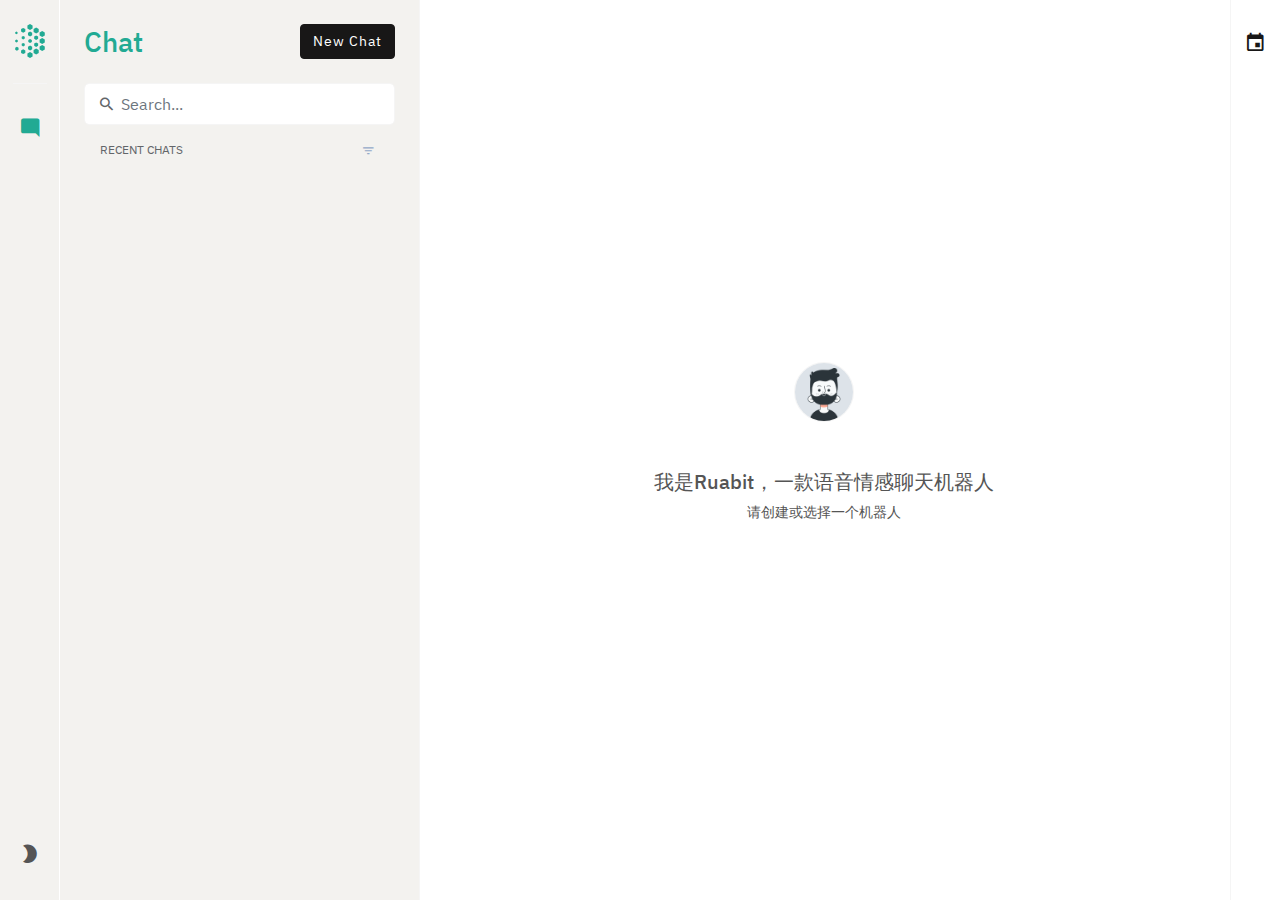
<file: web-page/index.html>
<!DOCTYPE html>
<html lang="en">
<meta charset="utf-8">
<meta http-equiv="X-UA-Compatible" content="IE=Edge">
<meta name="viewport" content="width=device-width, initial-scale=1, shrink-to-fit=no">
<meta name="description" content="Responsive Bootstrap 4 and web Application ui kit.">
<title>Ruabir Chat Robot</title>
<link rel="stylesheet" href="static/css/material-design-iconic-font.min.css">
<link rel="stylesheet" href="static/css/bootstrap-datepicker.min.css">
<link rel="stylesheet" href="static/css/style.min.css">
<body>
<div id="layout" class="theme-cyan">
    <div class="navigation navbar justify-content-center py-xl-4 py-md-3 py-0 px-3">
        <a href="" title="Postman" class="brand">
            <svg xmlns="http://www.w3.org/2000/svg" viewbox="0 0 46 46" fill="none">
                <g id="logo-icon-color">
                    <path id="Vector"
                          d="M26.4966 6.01307V2.00436L22.9746 0L19.5029 2.00436V6.01307L22.9746 8.01743L26.4966 6.01307Z"
                          fill="#4539CF"></path>
                    <path id="Vector_2"
                          d="M34.7989 10.8235V6.81477L31.3272 4.81042L27.8555 6.81477V10.8235L31.3272 12.8279L34.7989 10.8235Z"
                          fill="#4539CF"></path>
                    <path id="Vector_3"
                          d="M43 15.4837V11.4749L39.5283 9.47058L36.0063 11.4749V15.4837L39.5283 17.488L43 15.4837Z"
                          fill="#4539CF"></path>
                    <path id="Vector_4"
                          d="M43 25.0043V20.9956L39.5283 18.9913L36.0063 20.9956V25.0043L39.5283 27.0087L43 25.0043Z"
                          fill="#4539CF"></path>
                    <path id="Vector_5"
                          d="M33.9935 19.9935V16.9368L31.3269 15.4336L28.6602 16.9368V19.9935L31.3269 21.5469L33.9935 19.9935Z"
                          fill="#4539CF"></path>
                    <path id="Vector_6"
                          d="M33.9935 29.5142V26.4575L31.3269 24.9041L28.6602 26.4575V29.5142L31.3269 31.0174L33.9935 29.5142Z"
                          fill="#4539CF"></path>
                    <path id="Vector_7"
                          d="M15.931 19.6928V17.2876L13.8178 16.085L11.7549 17.2876V19.6928L13.8178 20.8453L15.931 19.6928Z"
                          fill="#4539CF"></path>
                    <path id="Vector_8"
                          d="M15.931 29.1634V26.7582L13.8178 25.5555L11.7549 26.7582V29.1634L13.8178 30.366L15.931 29.1634Z"
                          fill="#4539CF"></path>
                    <path id="Vector_9"
                          d="M6.4717 24.0022V21.9978L4.76101 20.9956L3 21.9978V24.0022L4.76101 25.0044L6.4717 24.0022Z"
                          fill="#4539CF"></path>
                    <path id="Vector_10"
                          d="M43 34.4749V30.4662L39.5283 28.4619L36.0063 30.4662V34.4749L39.5283 36.4793L43 34.4749Z"
                          fill="#4539CF"></path>
                    <path id="Vector_11"
                          d="M25.9433 15.1329V11.8758L23.1257 10.2222L20.2578 11.8758V15.1329L23.1257 16.7865L25.9433 15.1329Z"
                          fill="#4539CF"></path>
                    <path id="Vector_12"
                          d="M25.9433 34.1242V30.8671L23.1257 29.2135L20.2578 30.8671V34.1242L23.1257 35.7778L25.9433 34.1242Z"
                          fill="#4539CF"></path>
                    <path id="Vector_13"
                          d="M25.4908 24.3529V21.597L23.126 20.244L20.7109 21.597V24.3529L23.126 25.756L25.4908 24.3529Z"
                          fill="#4539CF"></path>
                    <path id="Vector_14"
                          d="M34.7989 39.1852V35.1765L31.3272 33.1721L27.8555 35.1765V39.1852L31.3272 41.1896L34.7989 39.1852Z"
                          fill="#4539CF"></path>
                    <path id="Vector_15"
                          d="M16.6856 10.2222V6.91507L13.8176 5.26147L10.9497 6.91507V10.2222L13.8176 11.8257L16.6856 10.2222Z"
                          fill="#4539CF"></path>
                    <path id="Vector_16"
                          d="M6.22013 12.9782V11.1242L4.61006 10.1721L3 11.1242V12.9782L4.61006 13.9303L6.22013 12.9782Z"
                          fill="#4539CF"></path>
                    <path id="Vector_17"
                          d="M26.4966 43.9956V39.9868L22.9746 37.9825L19.5029 39.9868V43.9956L22.9746 45.9999L26.4966 43.9956Z"
                          fill="#4539CF"></path>
                    <path id="Vector_18"
                          d="M16.6856 39.0849V35.7777L13.8176 34.1241L10.9497 35.7777V39.0849L13.8176 40.7385L16.6856 39.0849Z"
                          fill="#4539CF"></path>
                    <path id="Vector_19"
                          d="M7.5283 34.8257V32.22L5.26415 30.9172L3 32.22V34.8257L5.26415 36.1285L7.5283 34.8257Z"
                          fill="#4539CF"></path>
                </g>
            </svg>
        </a>
        <div class="nav flex-md-column nav-pills flex-grow-1" role="tablist" aria-orientation="vertical">
            <a class="mb-xl-3 mb-md-2 nav-link active" data-toggle="pill" href="#nav-tab-chat" role="tab">
                <i class="zmdi zmdi-comment-alt"></i>
            </a>
        </div>
        <div class="nav flex-md-column nav-pills flex-grow-2" role="tablist" aria-orientation="vertical">
            <a class="mt-xl-3 mt-md-2 nav-link light-dark-toggle" href="javascript:void(0);">
                <i class="zmdi zmdi-brightness-2"></i>
                <input class="light-dark-btn" type="checkbox">
            </a>
        </div>
        <button type="submit" class="btn sidebar-toggle-btn shadow-sm">
            <i class="zmdi zmdi-menu"></i>
        </button>
    </div>
    <div class="sidebar border-end py-xl-4 py-3 px-xl-4 px-3">
        <div class="tab-content">
            <div class="tab-pane fade" id="nav-tab-user" role="tabpanel">
                <div class="d-flex justify-content-between align-items-center mb-4">
                    <h3 class="mb-0 text-primary">
                        Profile</h3>
                    <div>
                        <a href="signin.html" title="" class="btn btn-dark">Sign Out</a>
                    </div>
                </div>
                <div class="card border-0 text-center pt-3 mb-4">
                    <div class="card-body">
                        <div class="card-user-avatar">
                            <img src="static/picture/user.png" alt="avatar">
                            <button type="button" class="btn btn-secondary btn-sm">
                                <i class="zmdi zmdi-edit"></i>
                            </button>
                        </div>
                        <div class="card-user-detail mt-4">
                            <h4>Michelle Green</h4>
                        </div>
                    </div>
                </div>
                <div class="card border-0">
                    <ul class="list-group custom list-group-flush">
                        <li class="list-group-item d-flex justify-content-between align-items-center">
                            <span>Color scheme</span>
                            <ul class="choose-skin list-unstyled mb-0">
                                <li data-theme="indigo" data-toggle="tooltip" title="Theme-Indigo">
                                    <div class="indigo"></div>
                                </li>
                                <li class="active" data-theme="cyan" data-toggle="tooltip" title="Theme-Cyan">
                                    <div class="cyan"></div>
                                </li>
                                <li data-theme="green" data-toggle="tooltip" title="Theme-Green">
                                    <div class="green"></div>
                                </li>
                                <li data-theme="blush" data-toggle="tooltip" title="Theme-Blush">
                                    <div class="blush"></div>
                                </li>
                                <li data-theme="dark" data-toggle="tooltip" title="Theme-Dark">
                                    <div class="dark"></div>
                                </li>
                            </ul>
                        </li>

                    </ul>
                </div>
            </div>
            <div class="tab-pane fade show active" id="nav-tab-chat" role="tabpanel">
                <div class="d-flex justify-content-between align-items-center mb-4">
                    <h3 class="mb-0 text-primary">Chat</h3>
                    <div>
                        <button class="btn btn-dark" id="newRobot" type="button">New Chat</button>
                    </div>
                </div>
                <div class="form-group input-group-lg search mb-3">
                    <i class="zmdi zmdi-search"></i>
                    <input type="text" class="form-control" placeholder="Search...">
                </div>
                <ul class="chat-list">
                    <li class="header d-flex justify-content-between ps-3 pe-3 mb-1">
                        <span>RECENT CHATS</span>
                        <div class="dropdown">
                            <a class="btn btn-link px-1 py-0 border-0 text-muted dropdown-toggle" href="#" role="button"
                               data-toggle="dropdown" aria-haspopup="true" aria-expanded="false">
                                <i class="zmdi zmdi-filter-list"></i>
                            </a>
                            <div class="dropdown-menu dropdown-menu-right">
                                <a class="dropdown-item" href="#">Action</a>
                                <a class="dropdown-item" href="#">Another action</a>
                                <a class="dropdown-item" href="#">Something else here</a>
                            </div>
                        </div>
                    </li>
                </ul>
            </div>
            <div class="tab-pane fade" id="nav-tab-phone" role="tabpanel">
                <div class="d-flex justify-content-between align-items-center mb-4">
                    <h3 class="mb-0 text-primary">Call</h3>
                    <div>
                        <button class="btn btn-dark" type="button">New Call</button>
                    </div>
                </div>
                <div class="form-group input-group-lg search mb-3">
                    <i class="zmdi zmdi-search"></i>
                    <input type="text" class="form-control" placeholder="Search...">
                </div>
                <ul class="chat-list">
                    <li class="header d-flex justify-content-between ps-3 pe-3 mb-1">
                        <span>RECENT CALL</span>
                        <div class="dropdown">
                            <a class="btn btn-link px-1 py-0 border-0 text-muted dropdown-toggle" href="#" role="button"
                               data-toggle="dropdown" aria-haspopup="true" aria-expanded="false"></a>
                            <div class="dropdown-menu dropdown-menu-right">
                                <a class="dropdown-item" href="#">Action</a>
                                <a class="dropdown-item" href="#">Another action</a>
                                <a class="dropdown-item" href="#">Something else here</a>
                            </div>
                        </div>
                    </li>
                    <li>
                        <div class="hover_action">
                            <button type="button" class="btn btn-link text-info">
                                <i class="zmdi zmdi-eye"></i>
                            </button>
                            <button type="button" class="btn btn-link text-warning">
                                <i class="zmdi zmdi-star"></i>
                            </button>
                            <button type="button" class="btn btn-link text-danger">
                                <i class="zmdi zmdi-delete"></i>
                            </button>
                        </div>
                        <a href="#" class="card">
                            <div class="card-body">
                                <div class="media">
                                    <div class="avatar me-3">
                                        <img class="avatar rounded-circle" src="static/picture/avatar10.jpg"
                                             alt="avatar">
                                    </div>
                                    <div class="media-body overflow-hidden">
                                        <div class="d-flex align-items-center mb-1">
                                            <h6 class="text-truncate mb-0 me-auto">Michelle Green</h6>
                                        </div>
                                        <div class="text-truncate">
                                            <i class="zmdi zmdi-phone-missed me-1"></i> Yesterday at 6:08 PM
                                        </div>
                                    </div>
                                </div>
                            </div>
                        </a>
                    </li>
                    <li>
                        <div class="hover_action">
                            <button type="button" class="btn btn-link text-info">
                                <i class="zmdi zmdi-eye"></i>
                            </button>
                            <button type="button" class="btn btn-link text-warning">
                                <i class="zmdi zmdi-star"></i>
                            </button>
                            <button type="button" class="btn btn-link text-danger">
                                <i class="zmdi zmdi-delete"></i>
                            </button>
                        </div>
                        <a href="#" class="card">
                            <div class="card-body">
                                <div class="media">
                                    <div class="avatar me-3">
                                        <img class="avatar rounded-circle" src="static/picture/avatar9.jpg"
                                             alt="avatar">
                                    </div>
                                    <div class="media-body overflow-hidden">
                                        <div class="d-flex align-items-center mb-1">
                                            <h6 class="text-truncate mb-0 me-auto">Jane Hunt</h6>
                                        </div>
                                        <div class="text-truncate">
                                            <i class="zmdi zmdi-phone-missed me-1"></i> Yesterday at 6:08 PM
                                        </div>
                                    </div>
                                </div>
                            </div>
                        </a>
                    </li>
                    <li>
                        <div class="hover_action">
                            <button type="button" class="btn btn-link text-info">
                                <i class="zmdi zmdi-eye"></i>
                            </button>
                            <button type="button" class="btn btn-link text-warning">
                                <i class="zmdi zmdi-star"></i>
                            </button>
                            <button type="button" class="btn btn-link text-danger">
                                <i class="zmdi zmdi-delete"></i>
                            </button>
                        </div>
                        <a href="#" class="card">
                            <div class="card-body">
                                <div class="media">
                                    <div class="avatar me-3">
                                        <img class="avatar rounded-circle" src="static/picture/avatar8.jpg"
                                             alt="avatar">
                                    </div>
                                    <div class="media-body overflow-hidden">
                                        <div class="d-flex align-items-center mb-1">
                                            <h6 class="text-truncate mb-0 me-auto">Susie Willis</h6>
                                        </div>
                                        <div class="text-truncate">
                                            <i class="zmdi zmdi-phone-missed me-1"></i> Yesterday at 6:08 PM
                                        </div>
                                    </div>
                                </div>
                            </div>
                        </a>
                    </li>
                    <li>
                        <div class="hover_action">
                            <button type="button" class="btn btn-link text-info">
                                <i class="zmdi zmdi-eye"></i>
                            </button>
                            <button type="button" class="btn btn-link text-warning">
                                <i class="zmdi zmdi-star"></i>
                            </button>
                            <button type="button" class="btn btn-link text-danger">
                                <i class="zmdi zmdi-delete"></i>
                            </button>
                        </div>
                        <a href="#" class="card">
                            <div class="card-body">
                                <div class="media">
                                    <div class="avatar me-3">
                                        <img class="avatar rounded-circle" src="static/picture/avatar1.jpg"
                                             alt="avatar">
                                    </div>
                                    <div class="media-body overflow-hidden">
                                        <div class="d-flex align-items-center mb-1">
                                            <h6 class="text-truncate mb-0 me-auto">Marshall Nichols</h6>
                                        </div>
                                        <div class="text-truncate">
                                            <i class="zmdi zmdi-phone-forwarded me-1"></i> Yesterday at 6:08 PM
                                        </div>
                                    </div>
                                </div>
                            </div>
                        </a>
                    </li>
                    <li>
                        <div class="hover_action">
                            <button type="button" class="btn btn-link text-info">
                                <i class="zmdi zmdi-eye"></i>
                            </button>
                            <button type="button" class="btn btn-link text-warning">
                                <i class="zmdi zmdi-star"></i>
                            </button>
                            <button type="button" class="btn btn-link text-danger">
                                <i class="zmdi zmdi-delete"></i>
                            </button>
                        </div>
                        <a href="#" class="card">
                            <div class="card-body">
                                <div class="media">
                                    <div class="avatar me-3">
                                        <img class="avatar rounded-circle" src="static/picture/avatar8.jpg"
                                             alt="avatar">
                                    </div>
                                    <div class="media-body overflow-hidden">
                                        <div class="d-flex align-items-center mb-1">
                                            <h6 class="text-truncate mb-0 me-auto">Jason Porter</h6>
                                        </div>
                                        <div class="text-truncate">
                                            <i class="zmdi zmdi-phone-missed me-1"></i> Yesterday at 6:08 PM
                                        </div>
                                    </div>
                                </div>
                            </div>
                        </a>
                    </li>
                    <li>
                        <div class="hover_action">
                            <button type="button" class="btn btn-link text-info">
                                <i class="zmdi zmdi-eye"></i>
                            </button>
                            <button type="button" class="btn btn-link text-warning">
                                <i class="zmdi zmdi-star"></i>
                            </button>
                            <button type="button" class="btn btn-link text-danger">
                                <i class="zmdi zmdi-delete"></i>
                            </button>
                        </div>
                        <a href="#" class="card">
                            <div class="card-body">
                                <div class="media">
                                    <div class="avatar me-3">
                                        <img class="avatar rounded-circle" src="static/picture/avatar1.jpg"
                                             alt="avatar">
                                    </div>
                                    <div class="media-body overflow-hidden">
                                        <div class="d-flex align-items-center mb-1">
                                            <h6 class="text-truncate mb-0 me-auto">Darryl Day</h6>
                                        </div>
                                        <div class="text-truncate">
                                            <i class="zmdi zmdi-phone-forwarded me-1"></i> Yesterday at 6:08 PM
                                        </div>
                                    </div>
                                </div>
                            </div>
                        </a>
                    </li>
                </ul>
            </div>
            <div class="tab-pane fade" id="nav-tab-contact" role="tabpanel">
                <div class="d-flex justify-content-between align-items-center mb-4">
                    <h3 class="mb-0 text-primary">Contact</h3>
                    <div>
                        <button class="btn btn-dark" type="button" data-toggle="modal" data-target="#InviteFriends">
                            Invite Friends
                        </button>
                    </div>
                </div>
                <div class="form-group input-group-lg search mb-3">
                    <i class="zmdi zmdi-search"></i>
                    <input type="text" class="form-control" placeholder="Search...">
                </div>
                <ul class="chat-list">
                    <li class="header d-flex justify-content-between ps-3 pe-3 mb-1">
                        <span>A</span>
                        <div class="dropdown">
                            <a class="btn btn-link px-1 py-0 border-0 text-muted dropdown-toggle" href="#" role="button"
                               data-toggle="dropdown" aria-haspopup="true" aria-expanded="false"></a>
                            <div class="dropdown-menu dropdown-menu-right">
                                <a class="dropdown-item" href="#">Action</a>
                                <a class="dropdown-item" href="#">Another action</a>
                                <a class="dropdown-item" href="#">Something else here</a>
                            </div>
                        </div>
                    </li>
                    <li>
                        <div class="hover_action">
                            <button type="button" class="btn btn-link text-info">
                                <i class="zmdi zmdi-eye"></i>
                            </button>
                            <button type="button" class="btn btn-link text-warning">
                                <i class="zmdi zmdi-star"></i>
                            </button>
                            <button type="button" class="btn btn-link text-danger">
                                <i class="zmdi zmdi-delete"></i>
                            </button>
                        </div>
                        <a href="#" class="card">
                            <div class="card-body">
                                <div class="media">
                                    <div class="avatar me-3">
                                        <img class="avatar rounded-circle" src="static/picture/avatar1.jpg"
                                             alt="avatar">
                                    </div>
                                    <div class="media-body overflow-hidden">
                                        <div class="d-flex align-items-center mb-1">
                                            <h6 class="text-truncate mb-0 me-auto">Amelia Green</h6>
                                        </div>
                                        <div class="text-truncate">
                                            last seen 2 hours ago
                                        </div>
                                    </div>
                                </div>
                            </div>
                        </a>
                    </li>
                    <li>
                        <div class="hover_action">
                            <button type="button" class="btn btn-link text-info">
                                <i class="zmdi zmdi-eye"></i>
                            </button>
                            <button type="button" class="btn btn-link text-warning">
                                <i class="zmdi zmdi-star"></i>
                            </button>
                            <button type="button" class="btn btn-link text-danger">
                                <i class="zmdi zmdi-delete"></i>
                            </button>
                        </div>
                        <a href="#" class="card">
                            <div class="card-body">
                                <div class="media">
                                    <div class="avatar me-3">
                                        <img class="avatar rounded-circle" src="static/picture/avatar3.jpg"
                                             alt="avatar">
                                    </div>
                                    <div class="media-body overflow-hidden">
                                        <div class="d-flex align-items-center mb-1">
                                            <h6 class="text-truncate mb-0 me-auto">Ava Green</h6>
                                        </div>
                                        <div class="text-truncate">
                                            last seen 1 hours ago
                                        </div>
                                    </div>
                                </div>
                            </div>
                        </a>
                    </li>
                    <li class="header d-flex justify-content-between ps-3 pe-3 mb-1">
                        <span>C</span>
                    </li>
                    <li>
                        <div class="hover_action">
                            <button type="button" class="btn btn-link text-info">
                                <i class="zmdi zmdi-eye"></i>
                            </button>
                            <button type="button" class="btn btn-link text-warning">
                                <i class="zmdi zmdi-star"></i>
                            </button>
                            <button type="button" class="btn btn-link text-danger">
                                <i class="zmdi zmdi-delete"></i>
                            </button>
                        </div>
                        <a href="#" class="card">
                            <div class="card-body">
                                <div class="media">
                                    <div class="avatar me-3">
                                        <img class="avatar rounded-circle" src="static/picture/avatar4.jpg"
                                             alt="avatar">
                                    </div>
                                    <div class="media-body overflow-hidden">
                                        <div class="d-flex align-items-center mb-1">
                                            <h6 class="text-truncate mb-0 me-auto">Charlotte Green</h6>
                                        </div>
                                        <div class="text-truncate">
                                            last seen 6 hours ago
                                        </div>
                                    </div>
                                </div>
                            </div>
                        </a>
                    </li>
                    <li>
                        <div class="hover_action">
                            <button type="button" class="btn btn-link text-info">
                                <i class="zmdi zmdi-eye"></i>
                            </button>
                            <button type="button" class="btn btn-link text-warning">
                                <i class="zmdi zmdi-star"></i>
                            </button>
                            <button type="button" class="btn btn-link text-danger">
                                <i class="zmdi zmdi-delete"></i>
                            </button>
                        </div>
                        <a href="#" class="card">
                            <div class="card-body">
                                <div class="media">
                                    <div class="avatar me-3">
                                        <img class="avatar rounded-circle" src="static/picture/avatar5.jpg"
                                             alt="avatar">
                                    </div>
                                    <div class="media-body overflow-hidden">
                                        <div class="d-flex align-items-center mb-1">
                                            <h6 class="text-truncate mb-0 me-auto">Chloe Green</h6>
                                        </div>
                                        <div class="text-truncate">
                                            last seen 3 hours ago
                                        </div>
                                    </div>
                                </div>
                            </div>
                        </a>
                    </li>
                    <li>
                        <div class="hover_action">
                            <button type="button" class="btn btn-link text-info">
                                <i class="zmdi zmdi-eye"></i>
                            </button>
                            <button type="button" class="btn btn-link text-warning">
                                <i class="zmdi zmdi-star"></i>
                            </button>
                            <button type="button" class="btn btn-link text-danger">
                                <i class="zmdi zmdi-delete"></i>
                            </button>
                        </div>
                        <a href="#" class="card">
                            <div class="card-body">
                                <div class="media">
                                    <div class="avatar me-3">
                                        <img class="avatar rounded-circle" src="static/picture/avatar6.jpg"
                                             alt="avatar">
                                    </div>
                                    <div class="media-body overflow-hidden">
                                        <div class="d-flex align-items-center mb-1">
                                            <h6 class="text-truncate mb-0 me-auto">Charles Green</h6>
                                        </div>
                                        <div class="text-truncate">
                                            last seen 2 hours ago
                                        </div>
                                    </div>
                                </div>
                            </div>
                        </a>
                    </li>
                    <li class="header d-flex justify-content-between ps-3 pe-3 mb-1">
                        <span>D</span>
                    </li>
                    <li>
                        <div class="hover_action">
                            <button type="button" class="btn btn-link text-info">
                                <i class="zmdi zmdi-eye"></i>
                            </button>
                            <button type="button" class="btn btn-link text-warning">
                                <i class="zmdi zmdi-star"></i>
                            </button>
                            <button type="button" class="btn btn-link text-danger">
                                <i class="zmdi zmdi-delete"></i>
                            </button>
                        </div>
                        <a href="#" class="card">
                            <div class="card-body">
                                <div class="media">
                                    <div class="avatar me-3">
                                        <img class="avatar rounded-circle" src="static/picture/avatar4.jpg"
                                             alt="avatar">
                                    </div>
                                    <div class="media-body overflow-hidden">
                                        <div class="d-flex align-items-center mb-1">
                                            <h6 class="text-truncate mb-0 me-auto">David Green</h6>
                                        </div>
                                        <div class="text-truncate">
                                            last seen 6 hours ago
                                        </div>
                                    </div>
                                </div>
                            </div>
                        </a>
                    </li>
                    <li class="header d-flex justify-content-between ps-3 pe-3 mb-1">
                        <span>M</span>
                    </li>
                    <li>
                        <div class="hover_action">
                            <button type="button" class="btn btn-link text-info">
                                <i class="zmdi zmdi-eye"></i>
                            </button>
                            <button type="button" class="btn btn-link text-warning">
                                <i class="zmdi zmdi-star"></i>
                            </button>
                            <button type="button" class="btn btn-link text-danger">
                                <i class="zmdi zmdi-delete"></i>
                            </button>
                        </div>
                        <a href="#" class="card">
                            <div class="card-body">
                                <div class="media">
                                    <div class="avatar me-3">
                                        <img class="avatar rounded-circle" src="static/picture/avatar8.jpg"
                                             alt="avatar">
                                    </div>
                                    <div class="media-body overflow-hidden">
                                        <div class="d-flex align-items-center mb-1">
                                            <h6 class="text-truncate mb-0 me-auto">Michael Green</h6>
                                        </div>
                                        <div class="text-truncate">
                                            last seen 6 hours ago
                                        </div>
                                    </div>
                                </div>
                            </div>
                        </a>
                    </li>
                    <li>
                        <div class="hover_action">
                            <button type="button" class="btn btn-link text-info">
                                <i class="zmdi zmdi-eye"></i>
                            </button>
                            <button type="button" class="btn btn-link text-warning">
                                <i class="zmdi zmdi-star"></i>
                            </button>
                            <button type="button" class="btn btn-link text-danger">
                                <i class="zmdi zmdi-delete"></i>
                            </button>
                        </div>
                        <a href="#" class="card">
                            <div class="card-body">
                                <div class="media">
                                    <div class="avatar me-3">
                                        <img class="avatar rounded-circle" src="static/picture/avatar8.jpg"
                                             alt="avatar">
                                    </div>
                                    <div class="media-body overflow-hidden">
                                        <div class="d-flex align-items-center mb-1">
                                            <h6 class="text-truncate mb-0 me-auto">Mohammad</h6>
                                        </div>
                                        <div class="text-truncate">
                                            last seen 6 hours ago
                                        </div>
                                    </div>
                                </div>
                            </div>
                        </a>
                    </li>
                    <li class="header d-flex justify-content-between ps-3 pe-3 mb-1">
                        <span>T</span>
                    </li>
                    <li>
                        <div class="hover_action">
                            <button type="button" class="btn btn-link text-info">
                                <i class="zmdi zmdi-eye"></i>
                            </button>
                            <button type="button" class="btn btn-link text-warning">
                                <i class="zmdi zmdi-star"></i>
                            </button>
                            <button type="button" class="btn btn-link text-danger">
                                <i class="zmdi zmdi-delete"></i>
                            </button>
                        </div>
                        <a href="#" class="card">
                            <div class="card-body">
                                <div class="media">
                                    <div class="avatar me-3">
                                        <img class="avatar rounded-circle" src="static/picture/avatar9.jpg"
                                             alt="avatar">
                                    </div>
                                    <div class="media-body overflow-hidden">
                                        <div class="d-flex align-items-center mb-1">
                                            <h6 class="text-truncate mb-0 me-auto">Tommy Green</h6>
                                        </div>
                                        <div class="text-truncate">
                                            last seen 6 hours ago
                                        </div>
                                    </div>
                                </div>
                            </div>
                        </a>
                    </li>
                </ul>
            </div>
            <div class="tab-pane fade" id="nav-tab-pages" role="tabpanel">
                <div class="d-flex justify-content-between align-items-center mb-4">
                    <h3 class="mb-0 text-primary">Pages</h3>
                </div>
                <div class="card border-0">
                    <ul class="list-group list-group-flush">
                        <li class="list-group-item border-0 mt-3">
                            <a class="link" href="signin.html">
                                <i class="zmdi zmdi-label-alt me-2"></i> Sign in
                            </a>
                        </li>
                        <li class="list-group-item border-0">
                            <a class="link" href="signup.html">
                                <i class="zmdi zmdi-label-alt me-2"></i> Sign up
                            </a>
                        </li>
                        <li class="list-group-item border-0">
                            <a class="link" href="password-reset.html">
                                <i class="zmdi zmdi-label-alt me-2"></i> Reset
                                Password
                            </a>
                        </li>
                        <li class="list-group-item border-0">
                            <a class="link" href="settings.html">
                                <i class="zmdi zmdi-label-alt me-2"></i> Settings
                            </a>
                        </li>
                        <li class="list-group-item border-0">
                            <a class="link" href="single-chat.html">
                                <i class="zmdi zmdi-label-alt me-2"></i> Single Chat
                                Room
                            </a>
                        </li>
                        <li class="list-group-item border-0">
                            <a class="link" href="group-chat.html">
                                <i class="zmdi zmdi-label-alt me-2"></i> Group Chat
                                Room
                            </a>
                        </li>
                        <li class="list-group-item border-0">
                            <a class="link" href="audio-call.html">
                                <i class="zmdi zmdi-label-alt me-2"></i> Audio Call
                                Room
                            </a>
                        </li>
                        <li class="list-group-item border-0">
                            <a class="link" href="video-call.html">
                                <i class="zmdi zmdi-label-alt me-2"></i> Video Call
                                Room
                            </a>
                        </li>
                        <li class="list-group-item mb-3">
                            <a class="link" href="">
                                <i class="zmdi zmdi-label-alt me-2"></i> Documentation
                            </a>
                        </li>
                    </ul>
                </div>
            </div>
        </div>
    </div>
    <div class="rightbar d-none d-md-block">
        <div class="nav flex-column nav-pills border-start py-xl-4 py-3 h-100">
            <a class="nav-link mb-2 text-center rightbar-link" data-toggle="pill" href="#tab-calendar">
                <i class="zmdi zmdi-calendar"></i>
            </a>
        </div>
        <div class="tab-content py-xl-4 py-3 px-xl-4 px-3">
            <div class="tab-pane fade" id="tab-calendar" role="tabpanel">
                <div class="header border-bottom pb-4 d-flex justify-content-between">
                    <div>
                        <h6 class="mb-0 font-weight-bold">Calendar</h6>
                        <span class="text-muted">Update your profile details</span>
                    </div>
                    <div>
                        <button class="btn btn-link close-sidebar text-muted" type="button">
                            <i class="zmdi zmdi-close"></i>
                        </button>
                    </div>
                </div>
                <div class="body mt-4">
                    <div id="mini-calendar"></div>
                </div>
            </div>
            <div class="tab-pane fade" id="tab-note" role="tabpanel">
                <div class="header border-bottom pb-4 d-flex justify-content-between">
                    <div>
                        <h6 class="mb-0 font-weight-bold">My Notes</h6>
                        <span class="text-muted">Update your profile details</span>
                    </div>
                    <div>
                        <button class="btn btn-link close-sidebar text-muted" type="button">
                            <i class="zmdi zmdi-close"></i>
                        </button>
                    </div>
                </div>
                <div class="body mt-4">
                    <div class="add-note">
                        <form>
                            <div class="input-group mb-2">
                                <textarea rows="3" class="form-control" placeholder="Enter a note here.."></textarea>
                            </div>
                            <button type="submit" class="btn btn-primary addnote">Add</button>
                        </form>
                        <ul class="list-unstyled mt-4">
                            <li class="card border-0 mb-2">
                                <span>It is a long established fact that a reader will be distracted by the readable content of a page when looking at its layout.</span>
                                <button class="btn btn-sm btn-link">
                                    <i class="zmdi zmdi-delete text-danger"></i>
                                </button>
                            </li>
                            <li class="card border-0 mb-2">
                                <span>Contrary to popular belief, Lorem Ipsum is not simply random text.</span>
                                <button class="btn btn-sm btn-link">
                                    <i class="zmdi zmdi-delete text-danger"></i>
                                </button>
                            </li>
                        </ul>
                    </div>
                </div>
            </div>
            <div class="tab-pane fade" id="tab-task" role="tabpanel">
                <div class="header border-bottom pb-4 d-flex justify-content-between">
                    <div>
                        <h6 class="mb-0 font-weight-bold">My Task List</h6>
                        <span class="text-muted">Update your profile details</span>
                    </div>
                    <div>
                        <button class="btn btn-link close-sidebar text-muted" type="button">
                            <i class="zmdi zmdi-close"></i>
                        </button>
                    </div>
                </div>
                <div class="body mt-4">
                    <div class="todo-list">
                        <ul class="list-unstyled todo-list-items">
                            <li>
                                <label class="c_checkbox">
                                    <input type="checkbox">
                                    <span class="checkmark"></span>
                                    <span class="ms-2">Update new code on github</span>
                                </label>
                                <button class="btn btn-sm btn-link" type="submit">
                                    <i class="zmdi zmdi-delete"></i>
                                </button>
                            </li>
                            <li>
                                <label class="c_checkbox">
                                    <input type="checkbox">
                                    <span class="checkmark"></span>
                                    <span class="ms-2">Meeting with design team and updates</span>
                                </label>
                                <button class="btn btn-sm btn-link" type="submit">
                                    <i class="zmdi zmdi-delete"></i>
                                </button>
                            </li>
                            <li>
                                <label class="c_checkbox">
                                    <input type="checkbox">
                                    <span class="checkmark"></span>
                                    <span class="ms-2">Send project zip file to developer</span>
                                </label>
                                <button class="btn btn-sm btn-link" type="submit">
                                    <i class="zmdi zmdi-delete"></i>
                                </button>
                            </li>
                            <li>
                                <label class="c_checkbox">
                                    <input type="checkbox">
                                    <span class="checkmark"></span>
                                    <span class="ms-2">Create new design psd for onepage</span>
                                </label>
                                <button class="btn btn-sm btn-link" type="submit">
                                    <i class="zmdi zmdi-delete"></i>
                                </button>
                            </li>
                        </ul>
                        <form class="add-items">
                            <div class="input-group mb-2">
                                <textarea rows="3" class="form-control"
                                          placeholder="What do you need to do today?"></textarea>
                            </div>
                            <button class="add btn btn-primary" type="submit">Add to List</button>
                        </form>
                    </div>
                </div>
            </div>
            <div class="tab-pane fade" id="tab-github" role="tabpanel">
                <div class="header border-bottom pb-4 d-flex justify-content-between">
                    <div>
                        <h6 class="mb-0 font-weight-bold">My Github Activity</h6>
                        <span class="text-muted">puffintheme</span>
                    </div>
                    <div>
                        <button class="btn btn-link close-sidebar text-muted" type="button">
                            <i class="zmdi zmdi-close"></i>
                        </button>
                    </div>
                </div>
                <div class="body mt-4">
                    <div class="card mb-4">
                        <div class="card-body">
                            <div class="row align-items-center">
                                <div class="col">
                                    <div class="d-flex align-items-center">
                                        <img src="static/picture/avatar6.jpg" data-toggle="tooltip" title=""
                                             alt="Avatar" class="rounded-circle avatar"
                                             data-original-title="Avatar Name">
                                        <div class="ms-3">
                                            <a href="#" title="">Michelle Green</a>
                                            <p class="mb-0">
                                                <a href="javascript:;" class="__cf_email__"
                                                   data-cfemail="523f3b313a373e3e377c352037373c12372a333f223e377c313d3f">[email&#160;protected]</a>
                                            </p>
                                        </div>
                                    </div>
                                </div>
                                <div class="col-auto">
                                    <div class="dropdown">
                                        <a href="#" class="btn btn-link btn-sm dropdown-toggle" role="button"
                                           data-toggle="dropdown" aria-haspopup="true" data-expanded="false">
                                            <i class="zmdi zmdi-more-vert zmdi-hc-lg"></i>
                                        </a>
                                        <div class="dropdown-menu dropdown-menu-right">
                                            <a href="#!" class="dropdown-item">Action</a>
                                            <a href="#!" class="dropdown-item">Another action</a>
                                            <a href="#!" class="dropdown-item">Something else here</a>
                                        </div>
                                    </div>
                                </div>
                            </div>
                            <div class="form-group mt-3 mb-3">
                                <textarea rows="3" class="form-control no-resize"
                                          placeholder="Please type what you want..."></textarea>
                            </div>
                            <div class="align-right">
                                <button class="btn btn-primary">Push</button>
                                <button class="btn btn-link">
                                    <i class="zmdi zmdi-attachment text-muted"></i>
                                </button>
                                <button class="btn btn-link">
                                    <i class="zmdi zmdi-camera text-muted"></i>
                                </button>
                                <button class="btn btn-link">
                                    <i class="zmdi zmdi-mood text-muted"></i>
                                </button>
                            </div>
                        </div>
                    </div>
                    <ol class="activity-feed p-0 ms-3 mb-0 pt-5">
                        <li class="feed-item d-flex mb-3 pl-lg-4 ps-3" data-content="" data-time="5 hours ago"
                            data-color="yellow">
                            <div class="card mb-3">
                                <div class="card-body">
                                    <input type="checkbox" id="expand_1" name="expand_1">
                                    <label for="expand_1" class="mb-0">
                                        <b>Request</b> code merge in git
                                    </label>
                                    <div class="feed-content">
                                        <p>
                                            <b>comments</b> Lorem Ipsum is simply dummy text of the printing and
                                            typesetting industry.
                                        </p>
                                    </div>
                                </div>
                            </div>
                        </li>
                        <li class="feed-item d-flex mb-3 pl-lg-4 ps-3" data-content="" data-time="7 hours ago"
                            data-color="green">
                            <div class="card mb-3">
                                <div class="card-body">
                                    <input type="checkbox" id="expand_2" name="expand_2">
                                    <label for="expand_2" class="mb-0">
                                        <b>Update</b> React app login page code
                                    </label>
                                    <div class="feed-content">
                                        <p>
                                            <b>comments</b> Lorem Ipsum is simply dummy text of the printing and
                                            typesetting industry.
                                        </p>
                                    </div>
                                </div>
                            </div>
                        </li>
                        <li class="feed-item d-flex mb-3 pl-lg-4 ps-3" data-content="" data-time="December 2020"
                            data-color="green">
                            <div class="card mb-3">
                                <div class="card-body">
                                    <input type="checkbox" id="expand_3" name="expand_3">
                                    <label for="expand_3" class="mb-0">
                                        2 contributions in private repositories
                                    </label>
                                    <div class="feed-content">
												<span>
													<a href="#">puffintheme/Allima-v0.1</a> 12 commits
												</span>
                                    </div>
                                </div>
                            </div>
                        </li>
                        <li class="feed-item d-flex mb-3 pl-lg-4 ps-3" data-content="" data-time="December 2020"
                            data-color="dark">
                            <div class="card mb-3">
                                <div class="card-body">
                                    <input type="checkbox" id="expand_4" name="expand_4">
                                    <label for="expand_4" class="mb-0">
                                        <b>PostMan</b> Create a new project
                                    </label>
                                    <div class="feed-content">
                                        <h2>BOOM!</h2>
                                    </div>
                                </div>
                            </div>
                        </li>
                    </ol>
                </div>
            </div>
        </div>
    </div>
    <div class="main px-xl-5 px-lg-4 px-3">
        <div class="chat-body">
            <div class="chat d-flex justify-content-center align-items-center h-100 text-center py-xl-4 py-md-3 py-2">
                <div class="container-xxl">
                    <div class="avatar lg avatar-bg me-auto ms-auto mb-5">
                        <img class="avatar lg rounded-circle border" src="static/picture/user.png" alt="">
                        <span class="a-bg-1"></span>
                        <span class="a-bg-2"></span>
                    </div>
                    <h5 class="font-weight-bold">我是Ruabit，一款语音情感聊天机器人</h5>
                    <p>请创建或选择一个机器人</p>
                </div>
            </div>
        </div>
    </div>
    <div class="modal fade" id="InviteFriends" tabindex="-1" aria-hidden="true">
        <div class="modal-dialog">
            <div class="modal-content">
                <div class="modal-header">
                    <h5 class="modal-title">Invite New Friends</h5>
                    <button type="button" class="close" data-dismiss="modal" aria-label="Close">
                        <span aria-hidden="true">&times;</span>
                    </button>
                </div>
                <div class="modal-body">
                    <form>
                        <div class="form-group">
                            <label>Email address</label>
                            <input type="email" class="form-control">
                            <small id="emailHelp" class="form-text text-muted">We'll never share your email with anyone
                                else.</small>
                        </div>
                    </form>
                    <div class="mt-5">
                        <button type="button" class="btn btn-primary">Send Invite</button>
                        <button type="button" class="btn btn-link" data-dismiss="modal">Close</button>
                    </div>
                </div>
            </div>
        </div>
    </div>
</div>
<script src="static/js/jquery-3.5.1.min.js" type="text/javascript"></script>
<script src="static/js/bootstrap.bundle.min.js" type="text/javascript"></script>
<script src="static/js/bootstrap-datepicker.min.js" type="text/javascript"></script>
<script src="static/js/template.js" type="text/javascript">
    Tawk_LoadStart=new Date();
    (function(){
        var s1=document.createElement("script"),s0=document.getElementsByTagName("script")[0];
        s1.async=true;s1.src='https://embed.tawk.to/5e0463c727773e0d832ab358/default';
        s1.charset='UTF-8';
        s1.setAttribute('crossorigin','*');
        s0.parentNode.insertBefore(s1,s0)})();
</script>
<script src="static/js/rocket-loader.min.js" data-cf-settings="67ae01ba4dd2a59f70ab9427-|49" defer=""></script>
<script defer="" src="static/js/beacon.min.js" data-cf-beacon='{"r":1,"version":"2021.2.0","rayId":"6203529a7c4f3684","si":10}'></script>
<script src="static/js/Robot.js" type="text/javascript"></script>
</body>
</html>
</file>
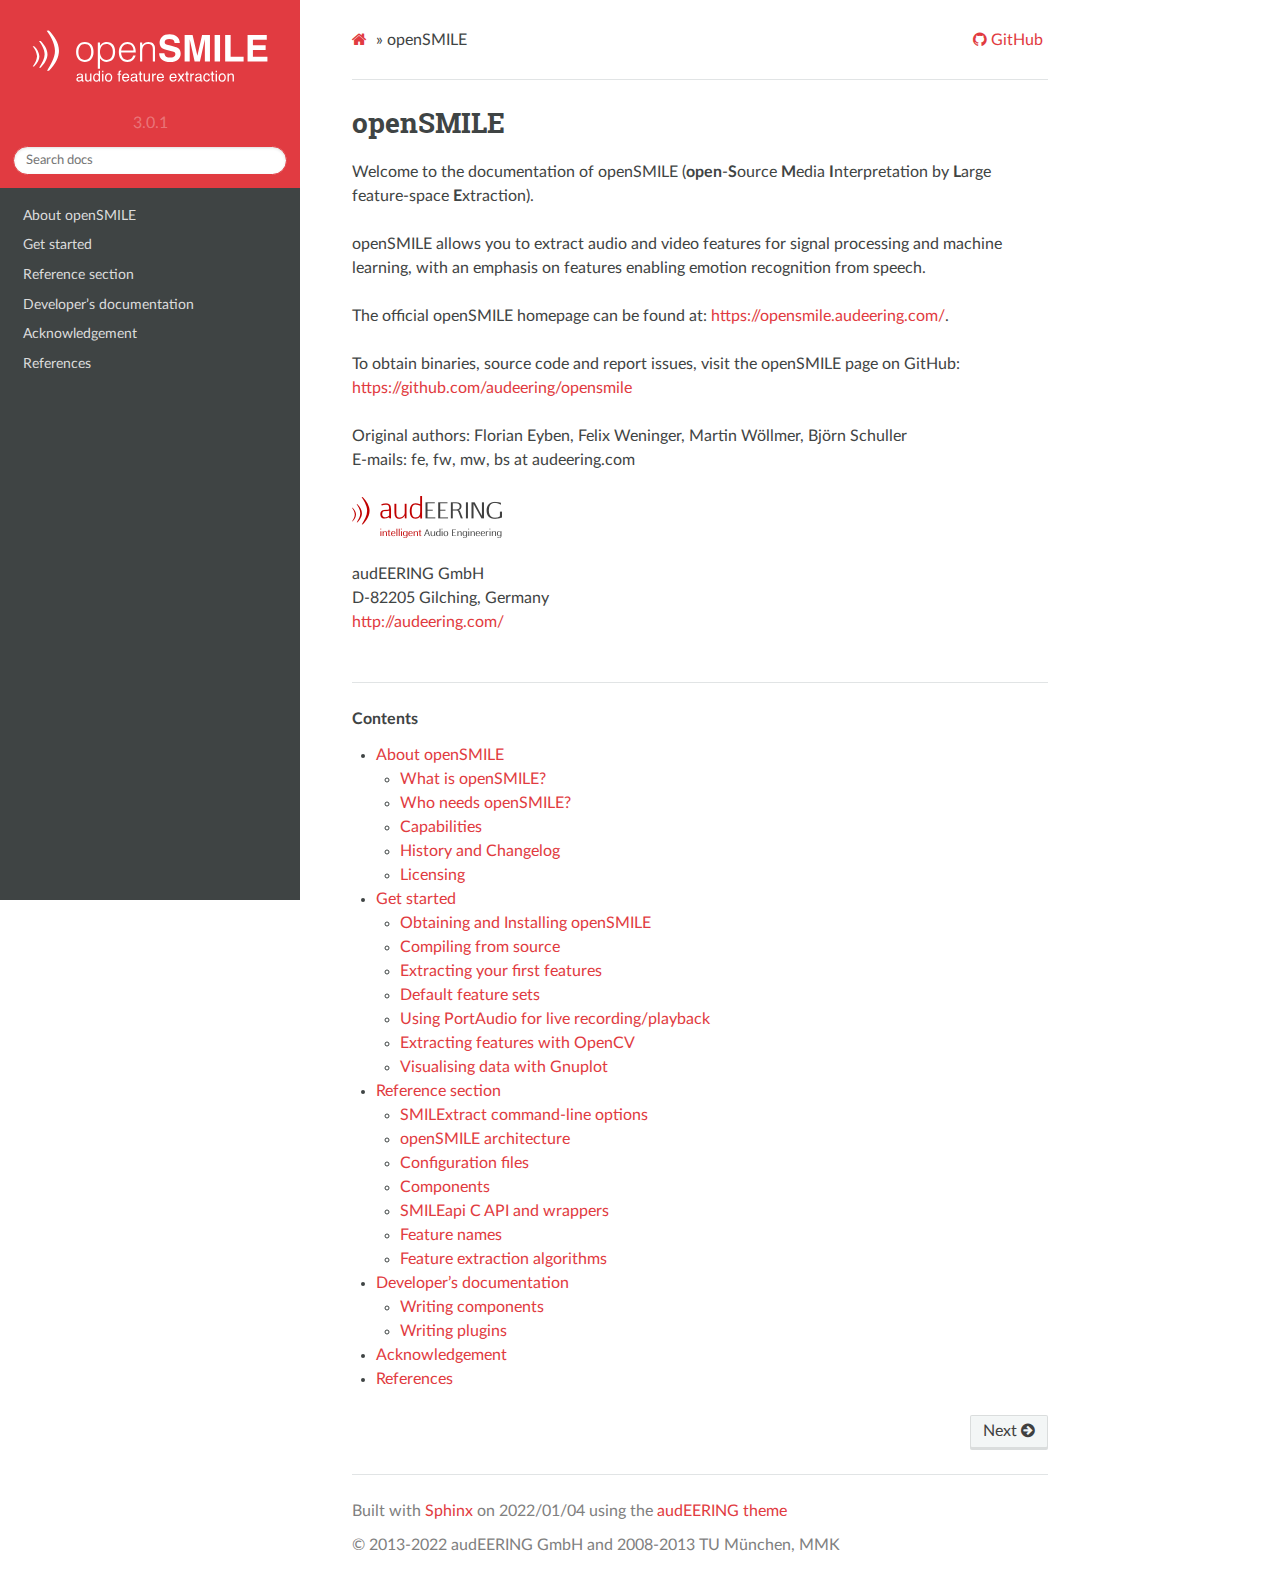
<file: robot/voice/opensmile/doc/index.html>
<!DOCTYPE html>
<!--[if IE 8]><html class="no-js lt-ie9" lang="en" > <![endif]-->
<!--[if gt IE 8]><!--> <html class="no-js" lang="en" > <!--<![endif]-->
<head>
  <meta charset="utf-8">
  
  <meta name="viewport" content="width=device-width, initial-scale=1.0">
  
  <title>openSMILE &mdash; openSMILE Documentation</title>
  

  
  
    <link rel="shortcut icon" href="_static/favicon.png"/>
  
  
  

  

  
  
    

  

  
  <link rel="stylesheet" href="_static/css/theme.css" type="text/css" />
  <link rel="stylesheet" href="_static/css/audeering.css" type="text/css" />
  <link rel="stylesheet" href="_static/pygments.css" type="text/css" />
  <link rel="stylesheet" href="_static/pygments.css" type="text/css" />
  <link rel="stylesheet" href="_static/css/audeering.css" type="text/css" />
    <link rel="author" title="About these documents" href="about.html" />
    <link rel="index" title="Index" href="genindex.html" />
    <link rel="search" title="Search" href="search.html" />
    <link rel="next" title="About openSMILE" href="about.html" />
    
  

  
  <script src="_static/js/modernizr.min.js"></script>

</head>

<body class="wy-body-for-nav">

   
  <div class="wy-grid-for-nav">

    
    <nav data-toggle="wy-nav-shift" class="wy-nav-side">
      <div class="wy-side-scroll">
        <div class="wy-side-nav-search">
          

          <a href="#">
          
            
            <img src="_static/openSMILE-logoSlogan-white.svg" class="logo" alt="Logo"/>
          
          
            
          
          </a>

          
            
            
              <div class="version">
                3.0.1
              </div>
            
          

          
<div role="search">
  <form id="rtd-search-form" class="wy-form" action="search.html" method="get">
    <input type="text" name="q" placeholder="Search docs" />
    <input type="hidden" name="check_keywords" value="yes" />
    <input type="hidden" name="area" value="default" />
  </form>
</div>

          
        </div>

        <div class="wy-menu wy-menu-vertical" data-spy="affix" role="navigation" aria-label="main navigation">
          
            
            
              
            
            
              <ul>
<li class="toctree-l1"><a class="reference internal" href="about.html">About openSMILE</a></li>
<li class="toctree-l1"><a class="reference internal" href="get-started.html">Get started</a></li>
<li class="toctree-l1"><a class="reference internal" href="reference.html">Reference section</a></li>
<li class="toctree-l1"><a class="reference internal" href="developer.html">Developer’s documentation</a></li>
<li class="toctree-l1"><a class="reference internal" href="acknowledgement.html">Acknowledgement</a></li>
<li class="toctree-l1"><a class="reference internal" href="bibliography.html">References</a></li>
</ul>

            
          
        </div>
      </div>
    </nav>

    <section data-toggle="wy-nav-shift" class="wy-nav-content-wrap">

      
      <nav class="wy-nav-top" aria-label="top navigation">
        
          <i data-toggle="wy-nav-top" class="fa fa-bars"></i>
          <a href="#">openSMILE</a>
        
      </nav>


      <div class="wy-nav-content">
        
        <div class="rst-content">
        
          <div role="navigation" aria-label="Page navigation">
  <ul class="wy-breadcrumbs">
      <li><a href="#" class="icon icon-home"></a> &raquo;</li>
      <li>openSMILE</li>
      <li class="wy-breadcrumbs-aside">
              <a href="https://github.com/audeering/opensmile/" class="fa fa-github"> GitHub</a>
      </li>
  </ul>
  <hr/>
</div>
          <div role="main" class="document" itemscope="itemscope" itemtype="http://schema.org/Article">
           <div itemprop="articleBody">
            
  <div class="section" id="opensmile">
<h1>openSMILE<a class="headerlink" href="#opensmile" title="Permalink to this headline">¶</a></h1>
<p>Welcome to the documentation of openSMILE (<strong>open</strong>-<strong>S</strong>ource <strong>M</strong>edia
<strong>I</strong>nterpretation by <strong>L</strong>arge feature-space <strong>E</strong>xtraction).</p>
<p>openSMILE allows you to extract audio and video features for signal
processing and machine learning, with an emphasis on features enabling
emotion recognition from speech.</p>
<p>The official openSMILE homepage can be found at:
<a class="reference external" href="https://opensmile.audeering.com/">https://opensmile.audeering.com/</a>.</p>
<p>To obtain binaries, source code and report issues, visit the
openSMILE page on GitHub:
<a class="reference external" href="https://github.com/audeering/opensmile">https://github.com/audeering/opensmile</a></p>
<div class="line-block">
<div class="line">Original authors: Florian Eyben, Felix Weninger, Martin Wöllmer,
Björn Schuller</div>
<div class="line">E-mails: fe, fw, mw, bs at audeering.com</div>
</div>
<a class="reference internal image-reference" href="_images/logo-audeering.png"><img alt="_images/logo-audeering.png" src="_images/logo-audeering.png" style="width: 150px;" /></a>
<div class="line-block">
<div class="line">audEERING GmbH</div>
<div class="line">D-82205 Gilching, Germany</div>
<div class="line"><a class="reference external" href="http://audeering.com/">http://audeering.com/</a></div>
<div class="line"><br /></div>
</div>
<hr class="docutils" />
<p class="rubric">Contents</p>
<div class="toctree-wrapper compound">
<ul>
<li class="toctree-l1"><a class="reference internal" href="about.html">About openSMILE</a><ul>
<li class="toctree-l2"><a class="reference internal" href="about.html#what-is-opensmile">What is openSMILE?</a></li>
<li class="toctree-l2"><a class="reference internal" href="about.html#who-needs-opensmile">Who needs openSMILE?</a></li>
<li class="toctree-l2"><a class="reference internal" href="about.html#capabilities">Capabilities</a></li>
<li class="toctree-l2"><a class="reference internal" href="about.html#history-and-changelog">History and Changelog</a></li>
<li class="toctree-l2"><a class="reference internal" href="about.html#licensing">Licensing</a></li>
</ul>
</li>
<li class="toctree-l1"><a class="reference internal" href="get-started.html">Get started</a><ul>
<li class="toctree-l2"><a class="reference internal" href="get-started.html#obtaining-and-installing-opensmile">Obtaining and Installing openSMILE</a></li>
<li class="toctree-l2"><a class="reference internal" href="get-started.html#compiling-from-source">Compiling from source</a></li>
<li class="toctree-l2"><a class="reference internal" href="get-started.html#extracting-your-first-features">Extracting your first features</a></li>
<li class="toctree-l2"><a class="reference internal" href="get-started.html#default-feature-sets">Default feature sets</a></li>
<li class="toctree-l2"><a class="reference internal" href="get-started.html#using-portaudio-for-live-recording-playback">Using PortAudio for live recording/playback</a></li>
<li class="toctree-l2"><a class="reference internal" href="get-started.html#extracting-features-with-opencv">Extracting features with OpenCV</a></li>
<li class="toctree-l2"><a class="reference internal" href="get-started.html#visualising-data-with-gnuplot">Visualising data with Gnuplot</a></li>
</ul>
</li>
<li class="toctree-l1"><a class="reference internal" href="reference.html">Reference section</a><ul>
<li class="toctree-l2"><a class="reference internal" href="reference.html#smilextract-command-line-options">SMILExtract command-line options</a></li>
<li class="toctree-l2"><a class="reference internal" href="reference.html#opensmile-architecture">openSMILE architecture</a></li>
<li class="toctree-l2"><a class="reference internal" href="reference.html#configuration-files">Configuration files</a></li>
<li class="toctree-l2"><a class="reference internal" href="reference.html#components">Components</a></li>
<li class="toctree-l2"><a class="reference internal" href="reference.html#smileapi-c-api-and-wrappers">SMILEapi C API and wrappers</a></li>
<li class="toctree-l2"><a class="reference internal" href="reference.html#feature-names">Feature names</a></li>
<li class="toctree-l2"><a class="reference internal" href="reference.html#feature-extraction-algorithms">Feature extraction algorithms</a></li>
</ul>
</li>
<li class="toctree-l1"><a class="reference internal" href="developer.html">Developer’s documentation</a><ul>
<li class="toctree-l2"><a class="reference internal" href="developer.html#writing-components">Writing components</a></li>
<li class="toctree-l2"><a class="reference internal" href="developer.html#writing-plugins">Writing plugins</a></li>
</ul>
</li>
<li class="toctree-l1"><a class="reference internal" href="acknowledgement.html">Acknowledgement</a></li>
<li class="toctree-l1"><a class="reference internal" href="bibliography.html">References</a></li>
</ul>
</div>
</div>


           </div>
           
          </div>
          <footer>
  
    <div class="rst-footer-buttons" role="navigation" aria-label="footer navigation">
      
        <a href="about.html" class="btn btn-neutral float-right" title="About openSMILE" accesskey="n" rel="next">Next <span class="fa fa-arrow-circle-right"></span></a>
      
      
    </div>
  

  <hr/>

  <div>
    <p>
        
        
        
          Built with <a href="https://www.sphinx-doc.org/en/master/">Sphinx</a> on 2022/01/04 using the <a href="https://github.com/audeering/sphinx-audeering-theme/">audEERING theme</a>
        
    </p>
  </div>

  <div role="contentinfo">
    <p>
        
      &copy; 2013-2022 audEERING GmbH and 2008-2013 TU München, MMK
    </p>
  </div> 

</footer>
        </div>
      </div>

    </section>

  </div>
  



  
  <!--[if lt IE 9]>
    <script src="_static/js/html5shiv.min.js"></script>
  <![endif]-->
  

    
    
      <script type="text/javascript" id="documentation_options" data-url_root="./" src="_static/documentation_options.js"></script>
        <script data-url_root="./" id="documentation_options" src="_static/documentation_options.js"></script>
        <script src="_static/jquery.js"></script>
        <script src="_static/underscore.js"></script>
        <script src="_static/doctools.js"></script>
    

  

  <script type="text/javascript" src="_static/js/theme.js"></script>

  <script type="text/javascript">
      jQuery(function () {
          SphinxRtdTheme.Navigation.enable(true);
      });
  </script> 

</body>
</html>
</file>
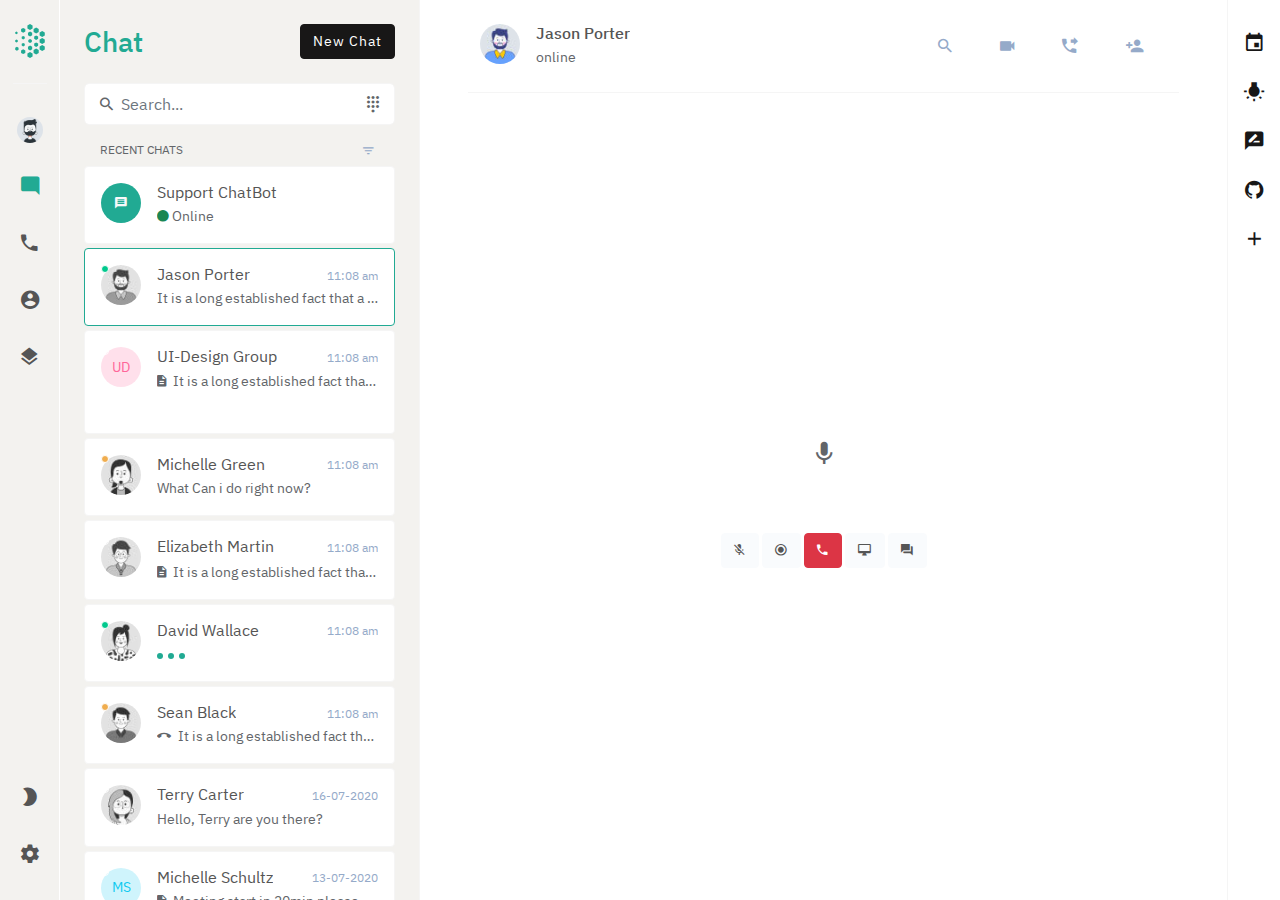
<file: web-page/audio-call.html>
<!DOCTYPE html>
<html lang="en">
<meta charset="utf-8">
<meta http-equiv="X-UA-Compatible" content="IE=Edge">
<meta name="viewport" content="width=device-width, initial-scale=1, shrink-to-fit=no">
<meta name="description" content="Responsive Bootstrap 4 and web Application ui kit.">
<title>::PostMan::Chat Application</title>
<link rel="icon" href="https://www.92ui.net.com/2021/2/yxh1x9666/favicon.ico" type="image/x-icon">
<link rel="stylesheet" href="static/css/material-design-iconic-font.min.css">
<link rel="stylesheet" href="static/css/bootstrap-datepicker.min.css">
<link rel="stylesheet" href="static/css/style.min.css">
<body>
<div id="layout" class="theme-cyan">
    <div class="navigation navbar justify-content-center py-xl-4 py-md-3 py-0 px-3"><a href="index.html" title="Postman"
                                                                                       class="brand">
        <svg xmlns="http://www.w3.org/2000/svg" viewbox="0 0 46 46" fill="none">
            <g id="logo-icon-color">
                <path id="Vector"
                      d="M26.4966 6.01307V2.00436L22.9746 0L19.5029 2.00436V6.01307L22.9746 8.01743L26.4966 6.01307Z"
                      fill="#4539CF"></path>
                <path id="Vector_2"
                      d="M34.7989 10.8235V6.81477L31.3272 4.81042L27.8555 6.81477V10.8235L31.3272 12.8279L34.7989 10.8235Z"
                      fill="#4539CF"></path>
                <path id="Vector_3"
                      d="M43 15.4837V11.4749L39.5283 9.47058L36.0063 11.4749V15.4837L39.5283 17.488L43 15.4837Z"
                      fill="#4539CF"></path>
                <path id="Vector_4"
                      d="M43 25.0043V20.9956L39.5283 18.9913L36.0063 20.9956V25.0043L39.5283 27.0087L43 25.0043Z"
                      fill="#4539CF"></path>
                <path id="Vector_5"
                      d="M33.9935 19.9935V16.9368L31.3269 15.4336L28.6602 16.9368V19.9935L31.3269 21.5469L33.9935 19.9935Z"
                      fill="#4539CF"></path>
                <path id="Vector_6"
                      d="M33.9935 29.5142V26.4575L31.3269 24.9041L28.6602 26.4575V29.5142L31.3269 31.0174L33.9935 29.5142Z"
                      fill="#4539CF"></path>
                <path id="Vector_7"
                      d="M15.931 19.6928V17.2876L13.8178 16.085L11.7549 17.2876V19.6928L13.8178 20.8453L15.931 19.6928Z"
                      fill="#4539CF"></path>
                <path id="Vector_8"
                      d="M15.931 29.1634V26.7582L13.8178 25.5555L11.7549 26.7582V29.1634L13.8178 30.366L15.931 29.1634Z"
                      fill="#4539CF"></path>
                <path id="Vector_9"
                      d="M6.4717 24.0022V21.9978L4.76101 20.9956L3 21.9978V24.0022L4.76101 25.0044L6.4717 24.0022Z"
                      fill="#4539CF"></path>
                <path id="Vector_10"
                      d="M43 34.4749V30.4662L39.5283 28.4619L36.0063 30.4662V34.4749L39.5283 36.4793L43 34.4749Z"
                      fill="#4539CF"></path>
                <path id="Vector_11"
                      d="M25.9433 15.1329V11.8758L23.1257 10.2222L20.2578 11.8758V15.1329L23.1257 16.7865L25.9433 15.1329Z"
                      fill="#4539CF"></path>
                <path id="Vector_12"
                      d="M25.9433 34.1242V30.8671L23.1257 29.2135L20.2578 30.8671V34.1242L23.1257 35.7778L25.9433 34.1242Z"
                      fill="#4539CF"></path>
                <path id="Vector_13"
                      d="M25.4908 24.3529V21.597L23.126 20.244L20.7109 21.597V24.3529L23.126 25.756L25.4908 24.3529Z"
                      fill="#4539CF"></path>
                <path id="Vector_14"
                      d="M34.7989 39.1852V35.1765L31.3272 33.1721L27.8555 35.1765V39.1852L31.3272 41.1896L34.7989 39.1852Z"
                      fill="#4539CF"></path>
                <path id="Vector_15"
                      d="M16.6856 10.2222V6.91507L13.8176 5.26147L10.9497 6.91507V10.2222L13.8176 11.8257L16.6856 10.2222Z"
                      fill="#4539CF"></path>
                <path id="Vector_16"
                      d="M6.22013 12.9782V11.1242L4.61006 10.1721L3 11.1242V12.9782L4.61006 13.9303L6.22013 12.9782Z"
                      fill="#4539CF"></path>
                <path id="Vector_17"
                      d="M26.4966 43.9956V39.9868L22.9746 37.9825L19.5029 39.9868V43.9956L22.9746 45.9999L26.4966 43.9956Z"
                      fill="#4539CF"></path>
                <path id="Vector_18"
                      d="M16.6856 39.0849V35.7777L13.8176 34.1241L10.9497 35.7777V39.0849L13.8176 40.7385L16.6856 39.0849Z"
                      fill="#4539CF"></path>
                <path id="Vector_19"
                      d="M7.5283 34.8257V32.22L5.26415 30.9172L3 32.22V34.8257L5.26415 36.1285L7.5283 34.8257Z"
                      fill="#4539CF"></path>
            </g>
        </svg>
    </a>
        <div class="nav flex-md-column nav-pills flex-grow-1" role="tablist" aria-orientation="vertical"><a
                class="mb-xl-3 mb-md-2 nav-link" data-toggle="pill" href="#nav-tab-user" role="tab"><img
                src="static/picture/user.png" class="avatar sm rounded-circle" alt="user avatar"></a><a
                class="mb-xl-3 mb-md-2 nav-link active" data-toggle="pill" href="#nav-tab-chat" role="tab"><i
                class="zmdi zmdi-comment-alt"></i></a><a class="mb-xl-3 mb-md-2 nav-link" data-toggle="pill"
                                                         href="#nav-tab-phone" role="tab"><i
                class="zmdi zmdi-phone"></i></a><a class="mb-xl-3 mb-md-2 nav-link" data-toggle="pill"
                                                   href="#nav-tab-contact" role="tab"><i
                class="zmdi zmdi-account-circle"></i></a><a
                class="mb-xl-3 mb-md-2 nav-link d-none d-sm-block flex-grow-1" data-toggle="pill" href="#nav-tab-pages"
                role="tab"><i class="zmdi zmdi-layers"></i></a><a class="mt-xl-3 mt-md-2 nav-link light-dark-toggle"
                                                                  href="javascript:void(0);"><i
                class="zmdi zmdi-brightness-2"></i><input class="light-dark-btn" type="checkbox"></a><a
                class="mt-xl-3 mt-md-2 nav-link d-none d-sm-block" href="settings.html" role="tab"><i
                class="zmdi zmdi-settings"></i></a></div>
        <button type="submit" class="btn sidebar-toggle-btn shadow-sm"><i class="zmdi zmdi-menu"></i></button>
    </div>
    <div class="sidebar border-end py-xl-4 py-3 px-xl-4 px-3">
        <div class="tab-content">
            <div class="tab-pane fade" id="nav-tab-user" role="tabpanel">
                <div class="d-flex justify-content-between align-items-center mb-4"><h3 class="mb-0 text-primary">
                    Profile</h3>
                    <div><a href="signin.html" title="" class="btn btn-dark">Sign Out</a></div>
                </div>
                <div class="form-group input-group-lg search mb-3"><i class="zmdi zmdi-search"></i><i
                        class="zmdi zmdi-dialpad"></i><input type="text" class="form-control" placeholder="Search...">
                </div>
                <div class="card border-0 text-center pt-3 mb-4">
                    <div class="card-body">
                        <div class="card-user-avatar"><img src="static/picture/user.png" alt="avatar">
                            <button type="button" class="btn btn-secondary btn-sm"><i class="zmdi zmdi-edit"></i>
                            </button>
                        </div>
                        <div class="card-user-detail mt-4"><h5>Michelle Green</h5><span class="text-muted"><a
                                href="javascript:;" class="__cf_email__"
                                data-cfemail="bbd6d2d8d3ded7d7de95dcc9deded5fbdcd6dad2d795d8d4d6">[email&#160;protected]</a></span>
                            <p>+14 123 456 789 - New york(USA)</p>
                            <div class="social"><a class="icon p-2" href="#" data-toggle="tooltip" title="Facebook"><i
                                    class="zmdi zmdi-facebook-box"></i></a><a class="icon p-2" href="#"
                                                                              data-toggle="tooltip" title="Github"><i
                                    class="zmdi zmdi-github-box"></i></a><a class="icon p-2" href="#"
                                                                            data-toggle="tooltip" title="Linkedin"><i
                                    class="zmdi zmdi-linkedin-box"></i></a><a class="icon p-2" href="#"
                                                                              data-toggle="tooltip" title="Instagram"><i
                                    class="zmdi zmdi-instagram"></i></a></div>
                        </div>
                    </div>
                </div>
                <div class="card border-0">
                    <ul class="list-group custom list-group-flush">
                        <li class="list-group-item d-flex justify-content-between align-items-center">
                            <span>Color scheme</span>
                            <ul class="choose-skin list-unstyled mb-0">
                                <li data-theme="indigo" data-toggle="tooltip" title="Theme-Indigo">
                                    <div class="indigo"></div>
                                </li>
                                <li class="active" data-theme="cyan" data-toggle="tooltip" title="Theme-Cyan">
                                    <div class="cyan"></div>
                                </li>
                                <li data-theme="green" data-toggle="tooltip" title="Theme-Green">
                                    <div class="green"></div>
                                </li>
                                <li data-theme="blush" data-toggle="tooltip" title="Theme-Blush">
                                    <div class="blush"></div>
                                </li>
                                <li data-theme="dark" data-toggle="tooltip" title="Theme-Dark">
                                    <div class="dark"></div>
                                </li>
                            </ul>
                        </li>
                        <li class="list-group-item d-flex justify-content-between align-items-center"><span>Desktop notifications</span><label
                                class="c_checkbox"><input type="checkbox" checked=""><span
                                class="checkmark"></span></label></li>
                        <li class="list-group-item d-flex justify-content-between align-items-center"><span>Sound notifications</span><label
                                class="c_checkbox"><input type="checkbox"><span class="checkmark"></span></label></li>
                        <li class="list-group-item border-0 mt-2"><a class="link" href="#"><i
                                class="zmdi zmdi-chevron-right me-2"></i>Need Help? Let's chat</a>
                        </li>
                        <li class="list-group-item border-0">
                            <a class="link" href="#"><i class="zmdi zmdi-chevron-right me-2"></i> Knowledgebase</a>
                        </li>
                        <li class="list-group-item border-0">
                            <a class="link" href="#"><i class="zmdi zmdi-chevron-right me-2"></i> english (United
                                States)</a>
                        </li>
                        <li class="list-group-item mb-2">
                            <a class="link" href="#"><i class="zmdi zmdi-chevron-right me-2"></i> Browser & App Sessions</a>
                        </li>
                    </ul>
                    <div class="card-body text-center border-top">
                        <button type="button" class="btn btn-secondary">Update Profile</button>
                    </div>
                </div>
            </div>
            <div class="tab-pane fade show active" id="nav-tab-chat" role="tabpanel">
                <div class="d-flex justify-content-between align-items-center mb-4">
                    <h3 class="mb-0 text-primary">Chat</h3>
                    <div>
                        <button class="btn btn-dark" type="button">New Chat</button>
                    </div>
                </div>
                <div class="form-group input-group-lg search mb-3">
                    <i class="zmdi zmdi-search"></i>
                    <i class="zmdi zmdi-dialpad"></i>
                    <input type="text" class="form-control" placeholder="Search...">
                </div>
                <ul class="chat-list">
                    <li class="header d-flex justify-content-between ps-3 pe-3 mb-1">
                        <span>RECENT CHATS</span>
                        <div class="dropdown">
                            <a class="btn btn-link px-1 py-0 border-0 text-muted dropdown-toggle" href="#" role="button"
                               data-toggle="dropdown" aria-haspopup="true" aria-expanded="false"><i
                                    class="zmdi zmdi-filter-list"></i></a>
                            <div class="dropdown-menu dropdown-menu-right">
                                <a class="dropdown-item" href="#">Action</a>
                                <a class="dropdown-item" href="#">Another action</a>
                                <a class="dropdown-item" href="#">Something else here</a>
                            </div>
                        </div>
                    </li>
                    <li>
                        <a href="bot-chat.html" class="card">
                            <div class="card-body">
                                <div class="media">
                                    <div class="avatar me-3">
                                        <div class="avatar rounded-circle no-image bg-primary text-light">
                                            <span><i class="zmdi zmdi-comment-text"></i></span>
                                        </div>
                                    </div>
                                    <div class="media-body overflow-hidden">
                                        <div class="d-flex align-items-center mb-1">
                                            <h6 class="text-truncate mb-0 me-auto">Support ChatBot</h6>
                                        </div>
                                        <div class="text-truncate">
                                            <i class="zmdi zmdi-circle text-success"></i> Online
                                        </div>
                                    </div>
                                </div>
                            </div>
                        </a>
                    </li>
                    <li class="online active">
                        <div class="hover_action">
                            <button type="button" class="btn btn-link text-info"><i class="zmdi zmdi-eye"></i></button>
                            <button type="button" class="btn btn-link text-warning"><i class="zmdi zmdi-star"></i>
                            </button>
                            <button type="button" class="btn btn-link text-danger"><i class="zmdi zmdi-delete"></i>
                            </button>
                        </div>
                        <a href="single-chat.html" class="card">
                            <div class="card-body">
                                <div class="media">
                                    <div class="avatar me-3">
                                        <span class="status rounded-circle"></span>
                                        <img class="avatar rounded-circle" src="static/picture/avatar5.jpg"
                                             alt="avatar">
                                    </div>
                                    <div class="media-body overflow-hidden">
                                        <div class="d-flex align-items-center mb-1">
                                            <h6 class="text-truncate mb-0 me-auto">Jason Porter</h6>
                                            <p class="small text-muted text-nowrap ms-4 mb-0">11:08 am</p>
                                        </div>
                                        <div class="text-truncate">It is a long established fact that a reader w...
                                        </div>
                                    </div>
                                </div>
                            </div>
                        </a>
                    </li>
                    <li>
                        <div class="hover_action">
                            <button type="button" class="btn btn-link text-info"><i class="zmdi zmdi-eye"></i></button>
                            <button type="button" class="btn btn-link text-warning"><i class="zmdi zmdi-star"></i>
                            </button>
                            <button type="button" class="btn btn-link text-danger"><i class="zmdi zmdi-delete"></i>
                            </button>
                        </div>
                        <a href="group-chat.html" class="card">
                            <div class="card-body">
                                <div class="media">
                                    <div class="avatar me-3">
                                        <span class="status rounded-circle"></span>
                                        <div class="avatar rounded-circle no-image timber">
                                            <span>UD</span>
                                        </div>
                                    </div>
                                    <div class="media-body overflow-hidden">
                                        <div class="d-flex align-items-center mb-1">
                                            <h6 class="text-truncate mb-0 me-auto">UI-Design Group</h6>
                                            <p class="small text-muted text-nowrap ms-4 mb-0">11:08 am</p>
                                        </div>
                                        <div class="text-truncate">
                                            <i class="zmdi zmdi-file-text me-1"></i> It is a long established fact that
                                            a reader w...
                                            <div class="avatar-list avatar-list-stacked mt-1">
                                                <img class="avatar xs rounded" src="static/picture/avatar5.jpg"
                                                     data-toggle="tooltip" data-placement="top" title="Sean">
                                                <img class="avatar xs rounded" src="static/picture/avatar6.jpg"
                                                     data-toggle="tooltip" data-placement="top" title="Martin">
                                                <img class="avatar xs rounded" src="static/picture/avatar1.jpg"
                                                     data-toggle="tooltip" data-placement="top" title="Terry">
                                                <img class="avatar xs rounded" src="static/picture/avatar4.jpg"
                                                     data-toggle="tooltip" data-placement="top" title="Michelle">
                                            </div>
                                        </div>
                                    </div>
                                </div>
                            </div>
                        </a>
                    </li>
                    <li class="away">
                        <div class="hover_action">
                            <button type="button" class="btn btn-link text-info"><i class="zmdi zmdi-eye"></i></button>
                            <button type="button" class="btn btn-link text-warning"><i class="zmdi zmdi-star"></i>
                            </button>
                            <button type="button" class="btn btn-link text-danger"><i class="zmdi zmdi-delete"></i>
                            </button>
                        </div>
                        <a href="single-chat-2.html" class="card">
                            <div class="card-body">
                                <div class="media">
                                    <div class="avatar me-3">
                                        <span class="status rounded-circle"></span>
                                        <img class="avatar rounded-circle" src="static/picture/avatar1.jpg"
                                             alt="avatar">
                                    </div>
                                    <div class="media-body overflow-hidden">
                                        <div class="d-flex align-items-center mb-1">
                                            <h6 class="text-truncate mb-0 me-auto">Michelle Green</h6>
                                            <p class="small text-muted text-nowrap ms-4 mb-0">11:08 am</p>
                                        </div>
                                        <div class="text-truncate">What Can i do right now?</div>
                                    </div>
                                </div>
                            </div>
                        </a>
                    </li>
                    <li>
                        <div class="hover_action">
                            <button type="button" class="btn btn-link text-info"><i class="zmdi zmdi-eye"></i></button>
                            <button type="button" class="btn btn-link text-warning"><i class="zmdi zmdi-star"></i>
                            </button>
                            <button type="button" class="btn btn-link text-danger"><i class="zmdi zmdi-delete"></i>
                            </button>
                        </div>
                        <a href="#" class="card">
                            <div class="card-body">
                                <div class="media">
                                    <div class="avatar me-3">
                                        <span class="status rounded-circle"></span>
                                        <img class="avatar rounded-circle" src="static/picture/avatar2.jpg"
                                             alt="avatar">
                                    </div>
                                    <div class="media-body overflow-hidden">
                                        <div class="d-flex align-items-center mb-1">
                                            <h6 class="text-truncate mb-0 me-auto">Elizabeth Martin <span
                                                    class="badge badge-info">4</span></h6>
                                            <p class="small text-muted text-nowrap ms-4 mb-0">11:08 am</p>
                                        </div>
                                        <div class="text-truncate"><i class="zmdi zmdi-file-text me-1"></i> It is a long
                                            established fact that a reader w...
                                        </div>
                                    </div>
                                </div>
                            </div>
                        </a>
                    </li>
                    <li class="online">
                        <div class="hover_action">
                            <button type="button" class="btn btn-link text-info"><i class="zmdi zmdi-eye"></i></button>
                            <button type="button" class="btn btn-link text-warning"><i class="zmdi zmdi-star"></i>
                            </button>
                            <button type="button" class="btn btn-link text-danger"><i class="zmdi zmdi-delete"></i>
                            </button>
                        </div>
                        <a href="#" class="card">
                            <div class="card-body">
                                <div class="media">
                                    <div class="avatar me-3">
                                        <span class="status rounded-circle"></span>
                                        <img class="avatar rounded-circle" src="static/picture/avatar3.jpg"
                                             alt="avatar">
                                    </div>
                                    <div class="media-body overflow-hidden">
                                        <div class="d-flex align-items-center mb-1">
                                            <h6 class="text-truncate mb-0 me-auto">David Wallace</h6>
                                            <p class="small text-muted text-nowrap ms-4 mb-0">11:08 am</p>
                                        </div>
                                        <div class="text-truncate">
                                            <div class="wave">
                                                <span class="dot"></span>
                                                <span class="dot"></span>
                                                <span class="dot"></span>
                                            </div>
                                        </div>
                                    </div>
                                </div>
                            </div>
                        </a>
                    </li>
                    <li class="away">
                        <div class="hover_action">
                            <button type="button" class="btn btn-link text-info"><i class="zmdi zmdi-eye"></i></button>
                            <button type="button" class="btn btn-link text-warning"><i class="zmdi zmdi-star"></i>
                            </button>
                            <button type="button" class="btn btn-link text-danger"><i class="zmdi zmdi-delete"></i>
                            </button>
                        </div>
                        <a href="#" class="card">
                            <div class="card-body">
                                <div class="media">
                                    <div class="avatar me-3">
                                        <span class="status rounded-circle"></span>
                                        <img class="avatar rounded-circle" src="static/picture/avatar4.jpg"
                                             alt="avatar">
                                    </div>
                                    <div class="media-body overflow-hidden">
                                        <div class="d-flex align-items-center mb-1">
                                            <h6 class="text-truncate mb-0 me-auto">Sean Black</h6>
                                            <p class="small text-muted text-nowrap ms-4 mb-0">11:08 am</p>
                                        </div>
                                        <div class="text-truncate"><i class="zmdi zmdi-phone-end me-1"></i> It is a long
                                            established fact that a reader w...
                                        </div>
                                    </div>
                                </div>
                            </div>
                        </a>
                    </li>
                    <li>
                        <div class="hover_action">
                            <button type="button" class="btn btn-link text-info"><i class="zmdi zmdi-eye"></i></button>
                            <button type="button" class="btn btn-link text-warning"><i class="zmdi zmdi-star"></i>
                            </button>
                            <button type="button" class="btn btn-link text-danger"><i class="zmdi zmdi-delete"></i>
                            </button>
                        </div>
                        <a href="#" class="card">
                            <div class="card-body">
                                <div class="media">
                                    <div class="avatar me-3">
                                        <span class="status rounded-circle"></span>
                                        <img class="avatar rounded-circle" src="static/picture/avatar6.jpg"
                                             alt="avatar">
                                    </div>
                                    <div class="media-body overflow-hidden">
                                        <div class="d-flex align-items-center mb-1">
                                            <h6 class="text-truncate mb-0 me-auto">Terry Carter</h6>
                                            <p class="small text-muted text-nowrap ms-4 mb-0">16-07-2020</p>
                                        </div>
                                        <div class="text-truncate">Hello, Terry are you there?</div>
                                    </div>
                                </div>
                            </div>
                        </a>
                    </li>
                    <li>
                        <div class="hover_action">
                            <button type="button" class="btn btn-link text-info"><i class="zmdi zmdi-eye"></i></button>
                            <button type="button" class="btn btn-link text-warning"><i class="zmdi zmdi-star"></i>
                            </button>
                            <button type="button" class="btn btn-link text-danger"><i class="zmdi zmdi-delete"></i>
                            </button>
                        </div>
                        <a href="#" class="card">
                            <div class="card-body">
                                <div class="media">
                                    <div class="avatar me-3">
                                        <span class="status rounded-circle"></span>
                                        <div class="avatar rounded-circle no-image cyan">
                                            <span>MS</span>
                                        </div>
                                    </div>
                                    <div class="media-body overflow-hidden">
                                        <div class="d-flex align-items-center mb-1">
                                            <h6 class="text-truncate mb-0 me-auto">Michelle Schultz</h6>
                                            <p class="small text-muted text-nowrap ms-4 mb-0">13-07-2020</p>
                                        </div>
                                        <div class="text-truncate">
                                            <i class="zmdi zmdi-file-text me-1"></i> Meeting start in 20min please be
                                            ready...
                                        </div>
                                    </div>
                                </div>
                            </div>
                        </a>
                    </li>
                    <li>
                        <div class="hover_action">
                            <button type="button" class="btn btn-link text-info"><i class="zmdi zmdi-eye"></i></button>
                            <button type="button" class="btn btn-link text-warning"><i class="zmdi zmdi-star"></i>
                            </button>
                            <button type="button" class="btn btn-link text-danger"><i class="zmdi zmdi-delete"></i>
                            </button>
                        </div>
                        <a href="#" class="card">
                            <div class="card-body">
                                <div class="media">
                                    <div class="avatar me-3">
                                        <span class="status rounded-circle"></span>
                                        <div class="avatar rounded-circle no-image green">
                                            <span>RG</span>
                                        </div>
                                    </div>
                                    <div class="media-body overflow-hidden">
                                        <div class="d-flex align-items-center mb-1">
                                            <h6 class="text-truncate mb-0 me-auto">React Group</h6>
                                            <p class="small text-muted text-nowrap ms-4 mb-0">11:08 am</p>
                                        </div>
                                        <div class="text-truncate">
                                            It is a long established fact that a reader w...
                                            <div class="avatar-list avatar-list-stacked mt-1">
                                                <img class="avatar xs rounded" src="static/picture/avatar7.jpg"
                                                     data-toggle="tooltip" data-placement="top" title="Sean">
                                                <img class="avatar xs rounded" src="static/picture/avatar8.jpg"
                                                     data-toggle="tooltip" data-placement="top" title="Martin">
                                            </div>
                                        </div>
                                    </div>
                                </div>
                            </div>
                        </a>
                    </li>
                    <li>
                        <div class="hover_action">
                            <button type="button" class="btn btn-link text-info"><i class="zmdi zmdi-eye"></i></button>
                            <button type="button" class="btn btn-link text-warning"><i class="zmdi zmdi-star"></i>
                            </button>
                            <button type="button" class="btn btn-link text-danger"><i class="zmdi zmdi-delete"></i>
                            </button>
                        </div>
                        <a href="#" class="card">
                            <div class="card-body">
                                <div class="media">
                                    <div class="avatar me-3">
                                        <span class="status rounded-circle"></span>
                                        <img class="avatar rounded-circle" src="static/picture/avatar6.jpg"
                                             alt="avatar">
                                    </div>
                                    <div class="media-body overflow-hidden">
                                        <div class="d-flex align-items-center mb-1">
                                            <h6 class="text-truncate mb-0 me-auto">Terry Carter</h6>
                                            <p class="small text-muted text-nowrap ms-4 mb-0">16-07-2020</p>
                                        </div>
                                        <div class="text-truncate">Hello, Terry are you there?</div>
                                    </div>
                                </div>
                            </div>
                        </a>
                    </li>
                    <li>
                        <div class="hover_action">
                            <button type="button" class="btn btn-link text-info"><i class="zmdi zmdi-eye"></i></button>
                            <button type="button" class="btn btn-link text-warning"><i class="zmdi zmdi-star"></i>
                            </button>
                            <button type="button" class="btn btn-link text-danger"><i class="zmdi zmdi-delete"></i>
                            </button>
                        </div>
                        <a href="#" class="card">
                            <div class="card-body">
                                <div class="media">
                                    <div class="avatar me-3">
                                        <span class="status rounded-circle"></span>
                                        <div class="avatar rounded-circle no-image cyan">
                                            <span>MS</span>
                                        </div>
                                    </div>
                                    <div class="media-body overflow-hidden">
                                        <div class="d-flex align-items-center mb-1">
                                            <h6 class="text-truncate mb-0 me-auto">Michelle Schultz</h6>
                                            <p class="small text-muted text-nowrap ms-4 mb-0">13-07-2020</p>
                                        </div>
                                        <div class="text-truncate">
                                            <i class="zmdi zmdi-file-text me-1"></i> Meeting start in 20min please be
                                            ready...
                                        </div>
                                    </div>
                                </div>
                            </div>
                        </a>
                    </li>
                </ul>
            </div>
            <div class="tab-pane fade" id="nav-tab-phone" role="tabpanel">
                <div class="d-flex justify-content-between align-items-center mb-4">
                    <h3 class="mb-0 text-primary">Call</h3>
                    <div>
                        <button class="btn btn-dark" type="button">New Call</button>
                    </div>
                </div>
                <div class="form-group input-group-lg search mb-3">
                    <i class="zmdi zmdi-search"></i>
                    <i class="zmdi zmdi-dialpad"></i>
                    <input type="text" class="form-control" placeholder="Search...">
                </div>
                <ul class="chat-list">
                    <li class="header d-flex justify-content-between ps-3 pe-3 mb-1">
                        <span>RECENT CALL</span>
                        <div class="dropdown">
                            <a class="btn btn-link px-1 py-0 border-0 text-muted dropdown-toggle" href="#" role="button"
                               data-toggle="dropdown" aria-haspopup="true" aria-expanded="false"></a>
                            <div class="dropdown-menu dropdown-menu-right">
                                <a class="dropdown-item" href="#">Action</a>
                                <a class="dropdown-item" href="#">Another action</a>
                                <a class="dropdown-item" href="#">Something else here</a>
                            </div>
                        </div>
                    </li>
                    <li>
                        <div class="hover_action">
                            <button type="button" class="btn btn-link text-info"><i class="zmdi zmdi-eye"></i></button>
                            <button type="button" class="btn btn-link text-warning"><i class="zmdi zmdi-star"></i>
                            </button>
                            <button type="button" class="btn btn-link text-danger"><i class="zmdi zmdi-delete"></i>
                            </button>
                        </div>
                        <a href="#" class="card">
                            <div class="card-body">
                                <div class="media">
                                    <div class="avatar me-3">
                                        <img class="avatar rounded-circle" src="static/picture/avatar10.jpg"
                                             alt="avatar">
                                    </div>
                                    <div class="media-body overflow-hidden">
                                        <div class="d-flex align-items-center mb-1">
                                            <h6 class="text-truncate mb-0 me-auto">Michelle Green</h6>
                                        </div>
                                        <div class="text-truncate">
                                            <i class="zmdi zmdi-phone-missed me-1"></i> Yesterday at 6:08 PM
                                        </div>
                                    </div>
                                </div>
                            </div>
                        </a>
                    </li>
                    <li>
                        <div class="hover_action">
                            <button type="button" class="btn btn-link text-info"><i class="zmdi zmdi-eye"></i></button>
                            <button type="button" class="btn btn-link text-warning"><i class="zmdi zmdi-star"></i>
                            </button>
                            <button type="button" class="btn btn-link text-danger"><i class="zmdi zmdi-delete"></i>
                            </button>
                        </div>
                        <a href="#" class="card">
                            <div class="card-body">
                                <div class="media">
                                    <div class="avatar me-3">
                                        <img class="avatar rounded-circle" src="static/picture/avatar9.jpg"
                                             alt="avatar">
                                    </div>
                                    <div class="media-body overflow-hidden">
                                        <div class="d-flex align-items-center mb-1">
                                            <h6 class="text-truncate mb-0 me-auto">Jane Hunt</h6>
                                        </div>
                                        <div class="text-truncate">
                                            <i class="zmdi zmdi-phone-missed me-1"></i> Yesterday at 6:08 PM
                                        </div>
                                    </div>
                                </div>
                            </div>
                        </a>
                    </li>
                    <li>
                        <div class="hover_action">
                            <button type="button" class="btn btn-link text-info"><i class="zmdi zmdi-eye"></i></button>
                            <button type="button" class="btn btn-link text-warning"><i class="zmdi zmdi-star"></i>
                            </button>
                            <button type="button" class="btn btn-link text-danger"><i class="zmdi zmdi-delete"></i>
                            </button>
                        </div>
                        <a href="#" class="card">
                            <div class="card-body">
                                <div class="media">
                                    <div class="avatar me-3">
                                        <img class="avatar rounded-circle" src="static/picture/avatar8.jpg"
                                             alt="avatar">
                                    </div>
                                    <div class="media-body overflow-hidden">
                                        <div class="d-flex align-items-center mb-1">
                                            <h6 class="text-truncate mb-0 me-auto">Susie Willis</h6>
                                        </div>
                                        <div class="text-truncate">
                                            <i class="zmdi zmdi-phone-missed me-1"></i> Yesterday at 6:08 PM
                                        </div>
                                    </div>
                                </div>
                            </div>
                        </a>
                    </li>
                    <li>
                        <div class="hover_action">
                            <button type="button" class="btn btn-link text-info"><i class="zmdi zmdi-eye"></i></button>
                            <button type="button" class="btn btn-link text-warning"><i class="zmdi zmdi-star"></i>
                            </button>
                            <button type="button" class="btn btn-link text-danger"><i class="zmdi zmdi-delete"></i>
                            </button>
                        </div>
                        <a href="#" class="card">
                            <div class="card-body">
                                <div class="media">
                                    <div class="avatar me-3">
                                        <img class="avatar rounded-circle" src="static/picture/avatar1.jpg"
                                             alt="avatar">
                                    </div>
                                    <div class="media-body overflow-hidden">
                                        <div class="d-flex align-items-center mb-1">
                                            <h6 class="text-truncate mb-0 me-auto">Marshall Nichols</h6>
                                        </div>
                                        <div class="text-truncate">
                                            <i class="zmdi zmdi-phone-forwarded me-1"></i> Yesterday at 6:08 PM
                                        </div>
                                    </div>
                                </div>
                            </div>
                        </a>
                    </li>
                    <li>
                        <div class="hover_action">
                            <button type="button" class="btn btn-link text-info"><i class="zmdi zmdi-eye"></i></button>
                            <button type="button" class="btn btn-link text-warning"><i class="zmdi zmdi-star"></i>
                            </button>
                            <button type="button" class="btn btn-link text-danger"><i class="zmdi zmdi-delete"></i>
                            </button>
                        </div>
                        <a href="#" class="card">
                            <div class="card-body">
                                <div class="media">
                                    <div class="avatar me-3">
                                        <img class="avatar rounded-circle" src="static/picture/avatar8.jpg"
                                             alt="avatar">
                                    </div>
                                    <div class="media-body overflow-hidden">
                                        <div class="d-flex align-items-center mb-1">
                                            <h6 class="text-truncate mb-0 me-auto">Jason Porter</h6>
                                        </div>
                                        <div class="text-truncate">
                                            <i class="zmdi zmdi-phone-missed me-1"></i> Yesterday at 6:08 PM
                                        </div>
                                    </div>
                                </div>
                            </div>
                        </a>
                    </li>
                    <li>
                        <div class="hover_action">
                            <button type="button" class="btn btn-link text-info"><i class="zmdi zmdi-eye"></i></button>
                            <button type="button" class="btn btn-link text-warning"><i class="zmdi zmdi-star"></i>
                            </button>
                            <button type="button" class="btn btn-link text-danger"><i class="zmdi zmdi-delete"></i>
                            </button>
                        </div>
                        <a href="#" class="card">
                            <div class="card-body">
                                <div class="media">
                                    <div class="avatar me-3">
                                        <img class="avatar rounded-circle" src="static/picture/avatar1.jpg"
                                             alt="avatar">
                                    </div>
                                    <div class="media-body overflow-hidden">
                                        <div class="d-flex align-items-center mb-1">
                                            <h6 class="text-truncate mb-0 me-auto">Darryl Day</h6>
                                        </div>
                                        <div class="text-truncate">
                                            <i class="zmdi zmdi-phone-forwarded me-1"></i> Yesterday at 6:08 PM
                                        </div>
                                    </div>
                                </div>
                            </div>
                        </a>
                    </li>
                </ul>
            </div>
            <div class="tab-pane fade" id="nav-tab-contact" role="tabpanel">
                <div class="d-flex justify-content-between align-items-center mb-4">
                    <h3 class="mb-0 text-primary">Contact</h3>
                    <div>
                        <button class="btn btn-dark" type="button" data-toggle="modal" data-target="#InviteFriends">
                            Invite Friends
                        </button>
                    </div>
                </div>
                <div class="form-group input-group-lg search mb-3">
                    <i class="zmdi zmdi-search"></i>
                    <i class="zmdi zmdi-dialpad"></i>
                    <input type="text" class="form-control" placeholder="Search...">
                </div>
                <ul class="chat-list">
                    <li class="header d-flex justify-content-between ps-3 pe-3 mb-1">
                        <span>A</span>
                        <div class="dropdown">
                            <a class="btn btn-link px-1 py-0 border-0 text-muted dropdown-toggle" href="#" role="button"
                               data-toggle="dropdown" aria-haspopup="true" aria-expanded="false"></a>
                            <div class="dropdown-menu dropdown-menu-right">
                                <a class="dropdown-item" href="#">Action</a>
                                <a class="dropdown-item" href="#">Another action</a>
                                <a class="dropdown-item" href="#">Something else here</a>
                            </div>
                        </div>
                    </li>
                    <li>
                        <div class="hover_action">
                            <button type="button" class="btn btn-link text-info"><i class="zmdi zmdi-eye"></i></button>
                            <button type="button" class="btn btn-link text-warning"><i class="zmdi zmdi-star"></i>
                            </button>
                            <button type="button" class="btn btn-link text-danger"><i class="zmdi zmdi-delete"></i>
                            </button>
                        </div>
                        <a href="#" class="card">
                            <div class="card-body">
                                <div class="media">
                                    <div class="avatar me-3">
                                        <img class="avatar rounded-circle" src="static/picture/avatar1.jpg"
                                             alt="avatar">
                                    </div>
                                    <div class="media-body overflow-hidden">
                                        <div class="d-flex align-items-center mb-1">
                                            <h6 class="text-truncate mb-0 me-auto">Amelia Green</h6>
                                        </div>
                                        <div class="text-truncate">
                                            last seen 2 hours ago
                                        </div>
                                    </div>
                                </div>
                            </div>
                        </a>
                    </li>
                    <li>
                        <div class="hover_action">
                            <button type="button" class="btn btn-link text-info"><i class="zmdi zmdi-eye"></i></button>
                            <button type="button" class="btn btn-link text-warning"><i class="zmdi zmdi-star"></i>
                            </button>
                            <button type="button" class="btn btn-link text-danger"><i class="zmdi zmdi-delete"></i>
                            </button>
                        </div>
                        <a href="#" class="card">
                            <div class="card-body">
                                <div class="media">
                                    <div class="avatar me-3">
                                        <img class="avatar rounded-circle" src="static/picture/avatar3.jpg"
                                             alt="avatar">
                                    </div>
                                    <div class="media-body overflow-hidden">
                                        <div class="d-flex align-items-center mb-1">
                                            <h6 class="text-truncate mb-0 me-auto">Ava Green</h6>
                                        </div>
                                        <div class="text-truncate">
                                            last seen 1 hours ago
                                        </div>
                                    </div>
                                </div>
                            </div>
                        </a>
                    </li>
                    <li class="header d-flex justify-content-between ps-3 pe-3 mb-1">
                        <span>C</span>
                    </li>
                    <li>
                        <div class="hover_action">
                            <button type="button" class="btn btn-link text-info"><i class="zmdi zmdi-eye"></i></button>
                            <button type="button" class="btn btn-link text-warning"><i class="zmdi zmdi-star"></i>
                            </button>
                            <button type="button" class="btn btn-link text-danger"><i class="zmdi zmdi-delete"></i>
                            </button>
                        </div>
                        <a href="#" class="card">
                            <div class="card-body">
                                <div class="media">
                                    <div class="avatar me-3">
                                        <img class="avatar rounded-circle" src="static/picture/avatar4.jpg"
                                             alt="avatar">
                                    </div>
                                    <div class="media-body overflow-hidden">
                                        <div class="d-flex align-items-center mb-1">
                                            <h6 class="text-truncate mb-0 me-auto">Charlotte Green</h6>
                                        </div>
                                        <div class="text-truncate">
                                            last seen 6 hours ago
                                        </div>
                                    </div>
                                </div>
                            </div>
                        </a>
                    </li>
                    <li>
                        <div class="hover_action">
                            <button type="button" class="btn btn-link text-info"><i class="zmdi zmdi-eye"></i></button>
                            <button type="button" class="btn btn-link text-warning"><i class="zmdi zmdi-star"></i>
                            </button>
                            <button type="button" class="btn btn-link text-danger"><i class="zmdi zmdi-delete"></i>
                            </button>
                        </div>
                        <a href="#" class="card">
                            <div class="card-body">
                                <div class="media">
                                    <div class="avatar me-3">
                                        <img class="avatar rounded-circle" src="static/picture/avatar5.jpg"
                                             alt="avatar">
                                    </div>
                                    <div class="media-body overflow-hidden">
                                        <div class="d-flex align-items-center mb-1">
                                            <h6 class="text-truncate mb-0 me-auto">Chloe Green</h6>
                                        </div>
                                        <div class="text-truncate">
                                            last seen 3 hours ago
                                        </div>
                                    </div>
                                </div>
                            </div>
                        </a>
                    </li>
                    <li>
                        <div class="hover_action">
                            <button type="button" class="btn btn-link text-info"><i class="zmdi zmdi-eye"></i></button>
                            <button type="button" class="btn btn-link text-warning"><i class="zmdi zmdi-star"></i>
                            </button>
                            <button type="button" class="btn btn-link text-danger"><i class="zmdi zmdi-delete"></i>
                            </button>
                        </div>
                        <a href="#" class="card">
                            <div class="card-body">
                                <div class="media">
                                    <div class="avatar me-3">
                                        <img class="avatar rounded-circle" src="static/picture/avatar6.jpg"
                                             alt="avatar">
                                    </div>
                                    <div class="media-body overflow-hidden">
                                        <div class="d-flex align-items-center mb-1">
                                            <h6 class="text-truncate mb-0 me-auto">Charles Green</h6>
                                        </div>
                                        <div class="text-truncate">
                                            last seen 2 hours ago
                                        </div>
                                    </div>
                                </div>
                            </div>
                        </a>
                    </li>
                    <li class="header d-flex justify-content-between ps-3 pe-3 mb-1">
                        <span>D</span>
                    </li>
                    <li>
                        <div class="hover_action">
                            <button type="button" class="btn btn-link text-info"><i class="zmdi zmdi-eye"></i></button>
                            <button type="button" class="btn btn-link text-warning"><i class="zmdi zmdi-star"></i>
                            </button>
                            <button type="button" class="btn btn-link text-danger"><i class="zmdi zmdi-delete"></i>
                            </button>
                        </div>
                        <a href="#" class="card">
                            <div class="card-body">
                                <div class="media">
                                    <div class="avatar me-3">
                                        <img class="avatar rounded-circle" src="static/picture/avatar4.jpg"
                                             alt="avatar">
                                    </div>
                                    <div class="media-body overflow-hidden">
                                        <div class="d-flex align-items-center mb-1">
                                            <h6 class="text-truncate mb-0 me-auto">David Green</h6>
                                        </div>
                                        <div class="text-truncate">
                                            last seen 6 hours ago
                                        </div>
                                    </div>
                                </div>
                            </div>
                        </a>
                    </li>
                    <li class="header d-flex justify-content-between ps-3 pe-3 mb-1">
                        <span>M</span>
                    </li>
                    <li>
                        <div class="hover_action">
                            <button type="button" class="btn btn-link text-info"><i class="zmdi zmdi-eye"></i></button>
                            <button type="button" class="btn btn-link text-warning"><i class="zmdi zmdi-star"></i>
                            </button>
                            <button type="button" class="btn btn-link text-danger"><i class="zmdi zmdi-delete"></i>
                            </button>
                        </div>
                        <a href="#" class="card">
                            <div class="card-body">
                                <div class="media">
                                    <div class="avatar me-3">
                                        <img class="avatar rounded-circle" src="static/picture/avatar8.jpg"
                                             alt="avatar">
                                    </div>
                                    <div class="media-body overflow-hidden">
                                        <div class="d-flex align-items-center mb-1">
                                            <h6 class="text-truncate mb-0 me-auto">Michael Green</h6>
                                        </div>
                                        <div class="text-truncate">
                                            last seen 6 hours ago
                                        </div>
                                    </div>
                                </div>
                            </div>
                        </a>
                    </li>
                    <li>
                        <div class="hover_action">
                            <button type="button" class="btn btn-link text-info"><i class="zmdi zmdi-eye"></i></button>
                            <button type="button" class="btn btn-link text-warning"><i class="zmdi zmdi-star"></i>
                            </button>
                            <button type="button" class="btn btn-link text-danger"><i class="zmdi zmdi-delete"></i>
                            </button>
                        </div>
                        <a href="#" class="card">
                            <div class="card-body">
                                <div class="media">
                                    <div class="avatar me-3">
                                        <img class="avatar rounded-circle" src="static/picture/avatar8.jpg"
                                             alt="avatar">
                                    </div>
                                    <div class="media-body overflow-hidden">
                                        <div class="d-flex align-items-center mb-1">
                                            <h6 class="text-truncate mb-0 me-auto">Mohammad</h6>
                                        </div>
                                        <div class="text-truncate">
                                            last seen 6 hours ago
                                        </div>
                                    </div>
                                </div>
                            </div>
                        </a>
                    </li>
                    <li class="header d-flex justify-content-between ps-3 pe-3 mb-1">
                        <span>T</span>
                    </li>
                    <li>
                        <div class="hover_action">
                            <button type="button" class="btn btn-link text-info"><i class="zmdi zmdi-eye"></i></button>
                            <button type="button" class="btn btn-link text-warning"><i class="zmdi zmdi-star"></i>
                            </button>
                            <button type="button" class="btn btn-link text-danger"><i class="zmdi zmdi-delete"></i>
                            </button>
                        </div>
                        <a href="#" class="card">
                            <div class="card-body">
                                <div class="media">
                                    <div class="avatar me-3">
                                        <img class="avatar rounded-circle" src="static/picture/avatar9.jpg"
                                             alt="avatar">
                                    </div>
                                    <div class="media-body overflow-hidden">
                                        <div class="d-flex align-items-center mb-1">
                                            <h6 class="text-truncate mb-0 me-auto">Tommy Green</h6>
                                        </div>
                                        <div class="text-truncate">
                                            last seen 6 hours ago
                                        </div>
                                    </div>
                                </div>
                            </div>
                        </a>
                    </li>
                </ul>
            </div>
            <div class="tab-pane fade" id="nav-tab-pages" role="tabpanel">
                <div class="d-flex justify-content-between align-items-center mb-4">
                    <h3 class="mb-0 text-primary">Pages</h3>
                </div>
                <div class="card border-0">
                    <ul class="list-group list-group-flush">
                        <li class="list-group-item border-0 mt-3">
                            <a class="link" href="signin.html"><i class="zmdi zmdi-label-alt me-2"></i> Sign in</a>
                        </li>
                        <li class="list-group-item border-0">
                            <a class="link" href="signup.html"><i class="zmdi zmdi-label-alt me-2"></i> Sign up</a>
                        </li>
                        <li class="list-group-item border-0">
                            <a class="link" href="password-reset.html"><i class="zmdi zmdi-label-alt me-2"></i> Reset
                                Password</a>
                        </li>
                        <li class="list-group-item border-0">
                            <a class="link" href="settings.html"><i class="zmdi zmdi-label-alt me-2"></i> Settings</a>
                        </li>
                        <li class="list-group-item border-0">
                            <a class="link" href="single-chat.html"><i class="zmdi zmdi-label-alt me-2"></i> Single Chat
                                Room</a>
                        </li>
                        <li class="list-group-item border-0">
                            <a class="link" href="group-chat.html"><i class="zmdi zmdi-label-alt me-2"></i> Group Chat
                                Room</a>
                        </li>
                        <li class="list-group-item border-0">
                            <a class="link" href=""><i class="zmdi zmdi-label-alt me-2"></i> Audio Call Room</a>
                        </li>
                        <li class="list-group-item border-0">
                            <a class="link" href="video-call.html"><i class="zmdi zmdi-label-alt me-2"></i> Video Call
                                Room</a>
                        </li>
                        <li class="list-group-item mb-3">
                            <a class="link" href=""><i class="zmdi zmdi-label-alt me-2"></i> Documentation</a>
                        </li>
                    </ul>
                </div>
            </div>
        </div>
    </div>
    <div class="rightbar d-none d-md-block">
        <div class="nav flex-column nav-pills border-start py-xl-4 py-3 h-100">
            <a class="nav-link mb-2 text-center rightbar-link" data-toggle="pill" href="#tab-calendar"><i
                    class="zmdi zmdi-calendar"></i></a>
            <a class="nav-link mb-2 text-center rightbar-link" data-toggle="pill" href="#tab-note"><i
                    class="zmdi zmdi-lamp"></i></a>
            <a class="nav-link mb-2 text-center rightbar-link" data-toggle="pill" href="#tab-task"><i
                    class="zmdi zmdi-comment-edit"></i></a>
            <a class="nav-link mb-2 text-center rightbar-link" data-toggle="pill" href="#tab-github"><i
                    class="zmdi zmdi-github"></i></a>
            <a class="nav-link mb-2 text-center" href="#"><i class="zmdi zmdi-plus"></i></a>
        </div>
        <div class="tab-content py-xl-4 py-3 px-xl-4 px-3">
            <div class="tab-pane fade" id="tab-calendar" role="tabpanel">
                <div class="header border-bottom pb-4 d-flex justify-content-between">
                    <div>
                        <h6 class="mb-0 font-weight-bold">Calendar</h6>
                        <span class="text-muted">Update your profile details</span>
                    </div>
                    <div>
                        <button class="btn btn-link close-sidebar text-muted" type="button"><i
                                class="zmdi zmdi-close"></i></button>
                    </div>
                </div>
                <div class="body mt-4">
                    <div id="mini-calendar"></div>
                </div>
            </div>
            <div class="tab-pane fade" id="tab-note" role="tabpanel">
                <div class="header border-bottom pb-4 d-flex justify-content-between">
                    <div>
                        <h6 class="mb-0 font-weight-bold">My Notes</h6>
                        <span class="text-muted">Update your profile details</span>
                    </div>
                    <div>
                        <button class="btn btn-link close-sidebar text-muted" type="button"><i
                                class="zmdi zmdi-close"></i></button>
                    </div>
                </div>
                <div class="body mt-4">
                    <div class="add-note">
                        <form>
                            <div class="input-group mb-2">
                                <textarea rows="3" class="form-control" placeholder="Enter a note here.."></textarea>
                            </div>
                            <button type="submit" class="btn btn-primary addnote">Add</button>
                        </form>
                        <ul class="list-unstyled mt-4">
                            <li class="card border-0 mb-2">
                                <span>It is a long established fact that a reader will be distracted by the readable content of a page when looking at its layout.</span>
                                <button class="btn btn-sm btn-link"><i class="zmdi zmdi-delete text-danger"></i>
                                </button>
                            </li>
                            <li class="card border-0 mb-2">
                                <span>Contrary to popular belief, Lorem Ipsum is not simply random text.</span>
                                <button class="btn btn-sm btn-link"><i class="zmdi zmdi-delete text-danger"></i>
                                </button>
                            </li>
                        </ul>
                    </div>
                </div>
            </div>
            <div class="tab-pane fade" id="tab-task" role="tabpanel">
                <div class="header border-bottom pb-4 d-flex justify-content-between">
                    <div>
                        <h6 class="mb-0 font-weight-bold">My Task List</h6>
                        <span class="text-muted">Update your profile details</span>
                    </div>
                    <div>
                        <button class="btn btn-link close-sidebar text-muted" type="button"><i
                                class="zmdi zmdi-close"></i></button>
                    </div>
                </div>
                <div class="body mt-4">
                    <div class="todo-list">
                        <ul class="list-unstyled todo-list-items">
                            <li>
                                <label class="c_checkbox">
                                    <input type="checkbox">
                                    <span class="checkmark"></span>
                                    <span class="ms-2">Update new code on github</span>
                                </label>
                                <button class="btn btn-sm btn-link" type="submit"><i class="zmdi zmdi-delete"></i>
                                </button>
                            </li>
                            <li>
                                <label class="c_checkbox">
                                    <input type="checkbox">
                                    <span class="checkmark"></span>
                                    <span class="ms-2">Meeting with design team and updates</span>
                                </label>
                                <button class="btn btn-sm btn-link" type="submit"><i class="zmdi zmdi-delete"></i>
                                </button>
                            </li>
                            <li>
                                <label class="c_checkbox">
                                    <input type="checkbox">
                                    <span class="checkmark"></span>
                                    <span class="ms-2">Send project zip file to developer</span>
                                </label>
                                <button class="btn btn-sm btn-link" type="submit"><i class="zmdi zmdi-delete"></i>
                                </button>
                            </li>
                            <li>
                                <label class="c_checkbox">
                                    <input type="checkbox">
                                    <span class="checkmark"></span>
                                    <span class="ms-2">Create new design psd for onepage</span>
                                </label>
                                <button class="btn btn-sm btn-link" type="submit"><i class="zmdi zmdi-delete"></i>
                                </button>
                            </li>
                        </ul>
                        <form class="add-items">
                            <div class="input-group mb-2">
                                <textarea rows="3" class="form-control"
                                          placeholder="What do you need to do today?"></textarea>
                            </div>
                            <button class="add btn btn-primary" type="submit">Add to List</button>
                        </form>
                    </div>
                </div>
            </div>
            <div class="tab-pane fade" id="tab-github" role="tabpanel">
                <div class="header border-bottom pb-4 d-flex justify-content-between">
                    <div>
                        <h6 class="mb-0 font-weight-bold">My Github Activity</h6>
                        <span class="text-muted">puffintheme</span>
                    </div>
                    <div>
                        <button class="btn btn-link close-sidebar text-muted" type="button"><i
                                class="zmdi zmdi-close"></i></button>
                    </div>
                </div>
                <div class="body mt-4">
                    <div class="card mb-4">
                        <div class="card-body">
                            <div class="row align-items-center">
                                <div class="col">
                                    <div class="d-flex align-items-center">
                                        <img src="static/picture/avatar6.jpg" data-toggle="tooltip" title=""
                                             alt="Avatar" class="rounded-circle avatar"
                                             data-original-title="Avatar Name">
                                        <div class="ms-3">
                                            <a href="#" title="">Michelle Green</a>
                                            <p class="mb-0"><a href="javascript:;" class="__cf_email__"
                                                               data-cfemail="fd90949e9598919198d39a8f989893bd98859c908d9198d39e9290">[email&#160;protected]</a>
                                            </p>
                                        </div>
                                    </div>
                                </div>
                                <div class="col-auto">
                                    <div class="dropdown">
                                        <a href="#" class="btn btn-link btn-sm dropdown-toggle" role="button"
                                           data-toggle="dropdown" aria-haspopup="true" data-expanded="false">
                                            <i class="zmdi zmdi-more-vert zmdi-hc-lg"></i>
                                        </a>
                                        <div class="dropdown-menu dropdown-menu-right">
                                            <a href="#!" class="dropdown-item">Action</a>
                                            <a href="#!" class="dropdown-item">Another action</a>
                                            <a href="#!" class="dropdown-item">Something else here</a>
                                        </div>
                                    </div>
                                </div>
                            </div>
                            <div class="form-group mt-3 mb-3">
                                <textarea rows="3" class="form-control no-resize"
                                          placeholder="Please type what you want..."></textarea>
                            </div>
                            <div class="align-right">
                                <button class="btn btn-primary">Push</button>
                                <button class="btn btn-link"><i class="zmdi zmdi-attachment text-muted"></i></button>
                                <button class="btn btn-link"><i class="zmdi zmdi-camera text-muted"></i></button>
                                <button class="btn btn-link"><i class="zmdi zmdi-mood text-muted"></i></button>
                            </div>
                        </div>
                    </div>
                    <ol class="activity-feed p-0 ms-3 mb-0 pt-5">
                        <li class="feed-item d-flex mb-3 pl-lg-4 ps-3" data-content="" data-time="5 hours ago"
                            data-color="yellow">
                            <div class="card mb-3">
                                <div class="card-body">
                                    <input type="checkbox" id="expand_1" name="expand_1">
                                    <label for="expand_1" class="mb-0">
                                        <b>Request</b> code merge in git
                                    </label>
                                    <div class="feed-content">
                                        <p><b>comments</b> Lorem Ipsum is simply dummy text of the printing and
                                            typesetting industry.</p>
                                    </div>
                                </div>
                            </div>
                        </li>
                        <li class="feed-item d-flex mb-3 pl-lg-4 ps-3" data-content="" data-time="7 hours ago"
                            data-color="green">
                            <div class="card mb-3">
                                <div class="card-body">
                                    <input type="checkbox" id="expand_2" name="expand_2">
                                    <label for="expand_2" class="mb-0">
                                        <b>Update</b> React app login page code
                                    </label>
                                    <div class="feed-content">
                                        <p><b>comments</b> Lorem Ipsum is simply dummy text of the printing and
                                            typesetting industry.</p>
                                    </div>
                                </div>
                            </div>
                        </li>
                        <li class="feed-item d-flex mb-3 pl-lg-4 ps-3" data-content="" data-time="December 2020"
                            data-color="green">
                            <div class="card mb-3">
                                <div class="card-body">
                                    <input type="checkbox" id="expand_3" name="expand_3">
                                    <label for="expand_3" class="mb-0">
                                        2 contributions in private repositories
                                    </label>
                                    <div class="feed-content">
                                        <span><a href="#">puffintheme/Allima-v0.1</a> 12 commits</span>
                                    </div>
                                </div>
                            </div>
                        </li>
                        <li class="feed-item d-flex mb-3 pl-lg-4 ps-3" data-content="" data-time="December 2020"
                            data-color="dark">
                            <div class="card mb-3">
                                <div class="card-body">
                                    <input type="checkbox" id="expand_4" name="expand_4">
                                    <label for="expand_4" class="mb-0">
                                        <b>PostMan</b> Create a new project
                                    </label>
                                    <div class="feed-content">
                                        <h2>BOOM!</h2>
                                    </div>
                                </div>
                            </div>
                        </li>
                    </ol>
                </div>
            </div>
        </div>
    </div>
    <div class="main px-xl-5 px-lg-4 px-3">
        <div class="chat-body">
            <div class="chat-header border-bottom py-xl-4 py-md-3 py-2">
                <div class="container-xxl">
                    <div class="row align-items-center">
                        <div class="col-6 col-xl-4">
                            <div class="media">
                                <div class="me-3 show-user-detail">
                                    <span class="status rounded-circle"></span>
                                    <img class="avatar rounded-circle" src="static/picture/avatar5.jpg" alt="avatar">
                                </div>
                                <div class="media-body overflow-hidden">
                                    <div class="d-flex align-items-center mb-1">
                                        <h6 class="text-truncate mb-0 me-auto">Jason Porter</h6>
                                    </div>
                                    <div class="text-truncate">online</div>
                                </div>
                            </div>
                        </div>
                        <div class="col-6 col-xl-8 text-end">
                            <ul class="nav justify-content-end">
                                <li class="nav-item list-inline-item d-none d-md-block me-3">
                                    <a href="#" class="nav-link text-muted px-3" data-toggle="collapse"
                                       data-target="#chat-search-div" aria-expanded="true" title="Search this chat">
                                        <i class="zmdi zmdi-search zmdi-hc-lg"></i>
                                    </a>
                                </li>
                                <li class="nav-item list-inline-item d-none d-sm-block me-3">
                                    <a href="#" class="nav-link text-muted px-3" title="videocam">
                                        <i class="zmdi zmdi-videocam zmdi-hc-lg"></i>
                                    </a>
                                </li>
                                <li class="nav-item list-inline-item d-none d-sm-block me-3">
                                    <a href="#" class="nav-link text-muted px-3" title="Call">
                                        <i class="zmdi zmdi-phone-forwarded zmdi-hc-lg"></i>
                                    </a>
                                </li>
                                <li class="nav-item list-inline-item add-user-btn">
                                    <a href="#" class="nav-link text-muted px-3" title="Add Account">
                                        <i class="zmdi zmdi-account-add zmdi-hc-lg"></i>
                                    </a>
                                </li>
                                <li class="nav-item list-inline-item d-block d-sm-none px-3">
                                    <div class="dropdown">
                                        <a class="nav-link text-muted px-0" href="#" data-toggle="dropdown"
                                           aria-haspopup="true" aria-expanded="false">
                                            <i class="zmdi zmdi-more-vert zmdi-hc-lg"></i>
                                        </a>
                                        <div class="dropdown-menu dropdown-menu-right">
                                            <a class="dropdown-item" href="#">Search chat</a>
                                            <a class="dropdown-item" href="#">Attache Image</a>
                                            <a class="dropdown-item" href="#">Video call</a>
                                            <a class="dropdown-item" href="#">Call</a>
                                            <a class="dropdown-item" href="#">Add New</a>
                                        </div>
                                    </div>
                                </li>
                            </ul>
                        </div>
                    </div>
                </div>
            </div>
            <div class="collapse" id="chat-search-div">
                <div class="container-xxl py-2">
                    <div class="input-group">
                        <input type="text" class="form-control" placeholder="Find messages in current conversation">
                        <div class="input-group-append">
                            <span class="input-group-text text-muted">0 / 0</span>
                        </div>
                        <div class="input-group-append">
                            <button type="button" class="btn btn-secondary">Search</button>
                            <button type="button" class="btn btn-secondary dropdown-toggle dropdown-toggle-split"
                                    data-toggle="dropdown" aria-haspopup="true" aria-expanded="false">
                                <span class="sr-only">Toggle Dropdown</span>
                            </button>
                            <div class="dropdown-menu dropdown-menu-right shadow border-0">
                                <a class="dropdown-item" href="#">Action</a>
                                <a class="dropdown-item" href="#">Another action</a>
                                <a class="dropdown-item" href="#">Something else here</a>
                                <div role="separator" class="dropdown-divider"></div>
                                <a class="dropdown-item" href="#">Separated link</a>
                            </div>
                        </div>
                    </div>
                </div>
            </div>
            <div class="d-flex justify-content-center align-items-center h-100 text-center py-xl-4 py-md-3 py-2">
                <div class="container-xxl">
                    <div class="avatar lg avatar-bg me-auto ms-auto mb-5">
                        <div class="avatar lg rounded-circle no-image">
                            <span><i class="zmdi zmdi-mic zmdi-hc-2x"></i></span>
                        </div>
                        <span class="a-bg-1"></span>
                        <span class="a-bg-2"></span>
                    </div>
                    <div class="mt-5">
                        <button type="submit" class="btn btn-default" data-toggle="tooltip" title="Mute">
                            <i class="zmdi zmdi-mic-off"></i>
                        </button>
                        <button type="submit" class="btn btn-default" data-toggle="tooltip" title="Call Recording">
                            <i class="zmdi zmdi-dot-circle"></i>
                        </button>
                        <button type="submit" class="btn btn-danger" data-toggle="tooltip" title="End cll">
                            <i class="zmdi zmdi-phone"></i>
                        </button>
                        <button type="submit" class="btn btn-default" data-toggle="tooltip" title="Screen Share">
                            <i class="zmdi zmdi-desktop-mac"></i>
                        </button>
                        <button type="submit" class="btn btn-default" data-toggle="tooltip" title="Chat Sidebar">
                            <i class="zmdi zmdi-comments"></i>
                        </button>
                    </div>
                </div>
            </div>
        </div>
        <div class="user-detail-sidebar py-xl-4 py-3 px-xl-4 px-3">
            <div class="d-flex flex-column">
                <div class="header border-bottom pb-4 d-flex justify-content-between">
                    <div>
                        <h6 class="mb-0 font-weight-bold">User Details</h6>
                        <span class="text-muted">Update your profile details</span>
                    </div>
                    <div>
                        <button class="btn btn-link text-muted close-chat-sidebar" type="button"><i
                                class="zmdi zmdi-close"></i></button>
                    </div>
                </div>
                <div class="body mt-4">
                    <div class="d-flex justify-content-center">
                        <div class="avatar xxl">
                            <img class="avatar xxl rounded-circle" src="static/picture/avatar21.jpg" alt="avatar">
                        </div>
                    </div>
                    <div class="text-center mt-3 mb-5">
                        <h4>Jason Porter</h4>
                        <span class="text-muted"><a href="javascript:;" class="__cf_email__"
                                                    data-cfemail="e984808a818c85858cc78e9b8c8c87a98e84888085c78a8684">[email&#160;protected]</a></span>
                        <p>+14 123 456 789 - New york (USA)</p>
                    </div>
                    <ul class="chat-list">
                        <li class="header d-flex justify-content-between ps-3 pe-3 mb-1">
                            <span>mutual friend</span>
                        </li>
                        <li>
                            <a href="#" class="card">
                                <div class="card-body">
                                    <div class="media">
                                        <div class="avatar me-3">
                                            <img class="avatar rounded-circle" src="static/picture/avatar1.jpg"
                                                 alt="avatar">
                                        </div>
                                        <div class="media-body overflow-hidden">
                                            <div class="d-flex align-items-center mb-1">
                                                <h6 class="text-truncate mb-0 me-auto">Michelle Green</h6>
                                            </div>
                                            <div class="text-truncate">+14 123 456 258</div>
                                        </div>
                                    </div>
                                </div>
                            </a>
                        </li>
                        <li>
                            <a href="#" class="card">
                                <div class="card-body">
                                    <div class="media">
                                        <div class="avatar me-3">
                                            <img class="avatar rounded-circle" src="static/picture/avatar2.jpg"
                                                 alt="avatar">
                                        </div>
                                        <div class="media-body overflow-hidden">
                                            <div class="d-flex align-items-center mb-1">
                                                <h6 class="text-truncate mb-0 me-auto">Jason Porter</h6>
                                            </div>
                                            <div class="text-truncate">+14 123 456 963</div>
                                        </div>
                                    </div>
                                </div>
                            </a>
                        </li>
                        <li>
                            <a href="#" class="card">
                                <div class="card-body">
                                    <div class="media">
                                        <div class="avatar me-3">
                                            <img class="avatar rounded-circle" src="static/picture/avatar3.jpg"
                                                 alt="avatar">
                                        </div>
                                        <div class="media-body overflow-hidden">
                                            <div class="d-flex align-items-center mb-1">
                                                <h6 class="text-truncate mb-0 me-auto">Elizabeth Martin</h6>
                                            </div>
                                            <div class="text-truncate">+14 123 456 753</div>
                                        </div>
                                    </div>
                                </div>
                            </a>
                        </li>
                    </ul>
                </div>
            </div>
        </div>
        <div class="addnew-user-sidebar py-xl-4 py-3 px-xl-4 px-3">
            <div class="d-flex flex-column">
                <div class="header border-bottom pb-4 d-flex justify-content-between">
                    <div>
                        <h6 class="mb-0 font-weight-bold">Add new member</h6>
                        <span class="text-muted">Update your profile details</span>
                    </div>
                    <div>
                        <button class="btn btn-link text-muted close-chat-sidebar" type="button"><i
                                class="zmdi zmdi-close"></i></button>
                    </div>
                </div>
                <div class="body mt-4">
                    <div class="form-group input-group-lg search mb-3">
                        <i class="zmdi zmdi-search"></i>
                        <input type="text" class="form-control" placeholder="Search...">
                    </div>
                    <ul class="chat-list">
                        <li class="header d-flex justify-content-between ps-3 pe-3 mb-1">
                            <span>A</span>
                            <div class="dropdown">
                                <a class="btn btn-link px-1 py-0 border-0 text-muted dropdown-toggle" href="#"
                                   role="button" data-toggle="dropdown" aria-haspopup="true" aria-expanded="false"></a>
                                <div class="dropdown-menu dropdown-menu-right">
                                    <a class="dropdown-item" href="#">Action</a>
                                    <a class="dropdown-item" href="#">Another action</a>
                                    <a class="dropdown-item" href="#">Something else here</a>
                                </div>
                            </div>
                        </li>
                        <li>
                            <div class="hover_action">
                                <button type="button" class="btn btn-link text-info"><i
                                        class="zmdi zmdi-plus-circle"></i></button>
                            </div>
                            <a href="#" class="card">
                                <div class="card-body">
                                    <div class="media">
                                        <div class="avatar me-3">
                                            <img class="avatar rounded-circle" src="static/picture/avatar1.jpg"
                                                 alt="avatar">
                                        </div>
                                        <div class="media-body overflow-hidden">
                                            <div class="d-flex align-items-center mb-1">
                                                <h6 class="text-truncate mb-0 me-auto">Amelia Green</h6>
                                            </div>
                                            <div class="text-truncate">
                                                last seen 2 hours ago
                                            </div>
                                        </div>
                                    </div>
                                </div>
                            </a>
                        </li>
                        <li>
                            <div class="hover_action">
                                <button type="button" class="btn btn-link text-info"><i
                                        class="zmdi zmdi-plus-circle"></i></button>
                            </div>
                            <a href="#" class="card">
                                <div class="card-body">
                                    <div class="media">
                                        <div class="avatar me-3">
                                            <img class="avatar rounded-circle" src="static/picture/avatar3.jpg"
                                                 alt="avatar">
                                        </div>
                                        <div class="media-body overflow-hidden">
                                            <div class="d-flex align-items-center mb-1">
                                                <h6 class="text-truncate mb-0 me-auto">Ava Green</h6>
                                            </div>
                                            <div class="text-truncate">
                                                last seen 1 hours ago
                                            </div>
                                        </div>
                                    </div>
                                </div>
                            </a>
                        </li>
                        <li class="header d-flex justify-content-between ps-3 pe-3 mb-1">
                            <span>C</span>
                        </li>
                        <li>
                            <div class="hover_action">
                                <button type="button" class="btn btn-link text-info"><i
                                        class="zmdi zmdi-plus-circle"></i></button>
                            </div>
                            <a href="#" class="card">
                                <div class="card-body">
                                    <div class="media">
                                        <div class="avatar me-3">
                                            <img class="avatar rounded-circle" src="static/picture/avatar4.jpg"
                                                 alt="avatar">
                                        </div>
                                        <div class="media-body overflow-hidden">
                                            <div class="d-flex align-items-center mb-1">
                                                <h6 class="text-truncate mb-0 me-auto">Charlotte Green</h6>
                                            </div>
                                            <div class="text-truncate">
                                                last seen 6 hours ago
                                            </div>
                                        </div>
                                    </div>
                                </div>
                            </a>
                        </li>
                        <li>
                            <div class="hover_action">
                                <button type="button" class="btn btn-link text-info"><i
                                        class="zmdi zmdi-plus-circle"></i></button>
                            </div>
                            <a href="#" class="card">
                                <div class="card-body">
                                    <div class="media">
                                        <div class="avatar me-3">
                                            <img class="avatar rounded-circle" src="static/picture/avatar5.jpg"
                                                 alt="avatar">
                                        </div>
                                        <div class="media-body overflow-hidden">
                                            <div class="d-flex align-items-center mb-1">
                                                <h6 class="text-truncate mb-0 me-auto">Chloe Green</h6>
                                            </div>
                                            <div class="text-truncate">
                                                last seen 3 hours ago
                                            </div>
                                        </div>
                                    </div>
                                </div>
                            </a>
                        </li>
                        <li>
                            <div class="hover_action">
                                <button type="button" class="btn btn-link text-info"><i
                                        class="zmdi zmdi-plus-circle"></i></button>
                            </div>
                            <a href="#" class="card">
                                <div class="card-body">
                                    <div class="media">
                                        <div class="avatar me-3">
                                            <img class="avatar rounded-circle" src="static/picture/avatar6.jpg"
                                                 alt="avatar">
                                        </div>
                                        <div class="media-body overflow-hidden">
                                            <div class="d-flex align-items-center mb-1">
                                                <h6 class="text-truncate mb-0 me-auto">Charles Green</h6>
                                            </div>
                                            <div class="text-truncate">
                                                last seen 2 hours ago
                                            </div>
                                        </div>
                                    </div>
                                </div>
                            </a>
                        </li>
                        <li class="header d-flex justify-content-between ps-3 pe-3 mb-1">
                            <span>D</span>
                        </li>
                        <li>
                            <div class="hover_action">
                                <button type="button" class="btn btn-link text-info"><i
                                        class="zmdi zmdi-plus-circle"></i></button>
                            </div>
                            <a href="#" class="card">
                                <div class="card-body">
                                    <div class="media">
                                        <div class="avatar me-3">
                                            <img class="avatar rounded-circle" src="static/picture/avatar4.jpg"
                                                 alt="avatar">
                                        </div>
                                        <div class="media-body overflow-hidden">
                                            <div class="d-flex align-items-center mb-1">
                                                <h6 class="text-truncate mb-0 me-auto">David Green</h6>
                                            </div>
                                            <div class="text-truncate">
                                                last seen 6 hours ago
                                            </div>
                                        </div>
                                    </div>
                                </div>
                            </a>
                        </li>
                        <li class="header d-flex justify-content-between ps-3 pe-3 mb-1">
                            <span>M</span>
                        </li>
                        <li>
                            <div class="hover_action">
                                <button type="button" class="btn btn-link text-info"><i
                                        class="zmdi zmdi-plus-circle"></i></button>
                            </div>
                            <a href="#" class="card">
                                <div class="card-body">
                                    <div class="media">
                                        <div class="avatar me-3">
                                            <img class="avatar rounded-circle" src="static/picture/avatar8.jpg"
                                                 alt="avatar">
                                        </div>
                                        <div class="media-body overflow-hidden">
                                            <div class="d-flex align-items-center mb-1">
                                                <h6 class="text-truncate mb-0 me-auto">Michael Green</h6>
                                            </div>
                                            <div class="text-truncate">
                                                last seen 6 hours ago
                                            </div>
                                        </div>
                                    </div>
                                </div>
                            </a>
                        </li>
                        <li>
                            <div class="hover_action">
                                <button type="button" class="btn btn-link text-info"><i
                                        class="zmdi zmdi-plus-circle"></i></button>
                            </div>
                            <a href="#" class="card">
                                <div class="card-body">
                                    <div class="media">
                                        <div class="avatar me-3">
                                            <img class="avatar rounded-circle" src="static/picture/avatar8.jpg"
                                                 alt="avatar">
                                        </div>
                                        <div class="media-body overflow-hidden">
                                            <div class="d-flex align-items-center mb-1">
                                                <h6 class="text-truncate mb-0 me-auto">Mohammad</h6>
                                            </div>
                                            <div class="text-truncate">
                                                last seen 6 hours ago
                                            </div>
                                        </div>
                                    </div>
                                </div>
                            </a>
                        </li>
                        <li class="header d-flex justify-content-between ps-3 pe-3 mb-1">
                            <span>T</span>
                        </li>
                        <li>
                            <div class="hover_action">
                                <button type="button" class="btn btn-link text-info"><i
                                        class="zmdi zmdi-plus-circle"></i></button>
                            </div>
                            <a href="#" class="card">
                                <div class="card-body">
                                    <div class="media">
                                        <div class="avatar me-3">
                                            <img class="avatar rounded-circle" src="static/picture/avatar9.jpg"
                                                 alt="avatar">
                                        </div>
                                        <div class="media-body overflow-hidden">
                                            <div class="d-flex align-items-center mb-1">
                                                <h6 class="text-truncate mb-0 me-auto">Tommy Green</h6>
                                            </div>
                                            <div class="text-truncate">
                                                last seen 6 hours ago
                                            </div>
                                        </div>
                                    </div>
                                </div>
                            </a>
                        </li>
                    </ul>
                </div>
            </div>
        </div>
    </div>
    <div class="modal fade" id="InviteFriends" tabindex="-1" aria-hidden="true">
        <div class="modal-dialog">
            <div class="modal-content">
                <div class="modal-header">
                    <h5 class="modal-title">Invite New Friends</h5>
                    <button type="button" class="close" data-dismiss="modal" aria-label="Close">
                        <span aria-hidden="true">&times;</span>
                    </button>
                </div>
                <div class="modal-body">
                    <form>
                        <div class="form-group">
                            <label>Email address</label>
                            <input type="email" class="form-control">
                            <small id="emailHelp" class="form-text text-muted">We'll never share your email with anyone
                                else.</small></div>
                    </form>
                    <div class="mt-5">
                        <button type="button" class="btn btn-primary">Send Invite</button>
                        <button type="button" class="btn btn-link" data-dismiss="modal">Close</button>
                    </div>
                </div>
            </div>
        </div>
    </div>
</div>
<script src="static/js/jquery-3.5.1.min.js" type="71bd44c3166315f3e4364a64-text/javascript"></script>
<script src="static/js/bootstrap.bundle.min.js" type="71bd44c3166315f3e4364a64-text/javascript"></script>
<script src="static/js/bootstrap-datepicker.min.js" type="71bd44c3166315f3e4364a64-text/javascript"></script>
<script src="static/js/template.js" type="71bd44c3166315f3e4364a64-text/javascript"></script>
<script src="static/js/rocket-loader.min.js" data-cf-settings="71bd44c3166315f3e4364a64-|49" defer=""></script>
</body>
</html>
</file>
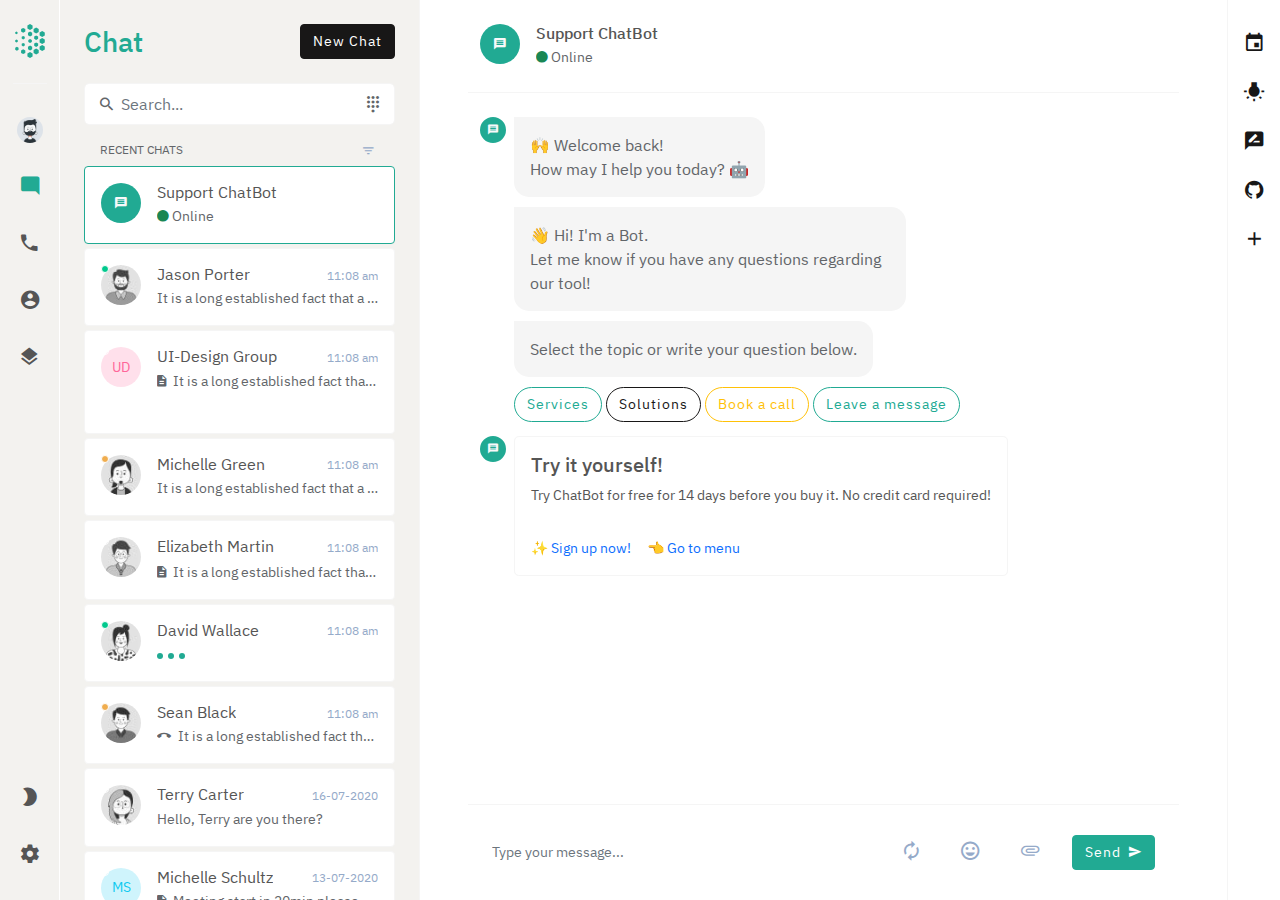
<file: web-page/bot-chat.html>
<!DOCTYPE html>
<html lang="en">
<meta charset="utf-8">
<meta http-equiv="X-UA-Compatible" content="IE=Edge">
<meta name="viewport" content="width=device-width, initial-scale=1, shrink-to-fit=no">
<meta name="description" content="Responsive Bootstrap 4 and web Application ui kit.">
<title>::PostMan::Chat Application</title>
<link rel="icon" href="https://www.92ui.net.com/2021/2/yxh1x9666/favicon.ico" type="image/x-icon">
<link rel="stylesheet" href="static/css/material-design-iconic-font.min.css">
<link rel="stylesheet" href="static/css/bootstrap-datepicker.min.css">
<link rel="stylesheet" href="static/css/style.min.css">
<body>
<div id="layout" class="theme-cyan">
    <div class="navigation navbar justify-content-center py-xl-4 py-md-3 py-0 px-3"><a href="index.html" title="Postman"
                                                                                       class="brand">
        <svg xmlns="http://www.w3.org/2000/svg" viewbox="0 0 46 46" fill="none">
            <g id="logo-icon-color">
                <path id="Vector"
                      d="M26.4966 6.01307V2.00436L22.9746 0L19.5029 2.00436V6.01307L22.9746 8.01743L26.4966 6.01307Z"
                      fill="#4539CF"></path>
                <path id="Vector_2"
                      d="M34.7989 10.8235V6.81477L31.3272 4.81042L27.8555 6.81477V10.8235L31.3272 12.8279L34.7989 10.8235Z"
                      fill="#4539CF"></path>
                <path id="Vector_3"
                      d="M43 15.4837V11.4749L39.5283 9.47058L36.0063 11.4749V15.4837L39.5283 17.488L43 15.4837Z"
                      fill="#4539CF"></path>
                <path id="Vector_4"
                      d="M43 25.0043V20.9956L39.5283 18.9913L36.0063 20.9956V25.0043L39.5283 27.0087L43 25.0043Z"
                      fill="#4539CF"></path>
                <path id="Vector_5"
                      d="M33.9935 19.9935V16.9368L31.3269 15.4336L28.6602 16.9368V19.9935L31.3269 21.5469L33.9935 19.9935Z"
                      fill="#4539CF"></path>
                <path id="Vector_6"
                      d="M33.9935 29.5142V26.4575L31.3269 24.9041L28.6602 26.4575V29.5142L31.3269 31.0174L33.9935 29.5142Z"
                      fill="#4539CF"></path>
                <path id="Vector_7"
                      d="M15.931 19.6928V17.2876L13.8178 16.085L11.7549 17.2876V19.6928L13.8178 20.8453L15.931 19.6928Z"
                      fill="#4539CF"></path>
                <path id="Vector_8"
                      d="M15.931 29.1634V26.7582L13.8178 25.5555L11.7549 26.7582V29.1634L13.8178 30.366L15.931 29.1634Z"
                      fill="#4539CF"></path>
                <path id="Vector_9"
                      d="M6.4717 24.0022V21.9978L4.76101 20.9956L3 21.9978V24.0022L4.76101 25.0044L6.4717 24.0022Z"
                      fill="#4539CF"></path>
                <path id="Vector_10"
                      d="M43 34.4749V30.4662L39.5283 28.4619L36.0063 30.4662V34.4749L39.5283 36.4793L43 34.4749Z"
                      fill="#4539CF"></path>
                <path id="Vector_11"
                      d="M25.9433 15.1329V11.8758L23.1257 10.2222L20.2578 11.8758V15.1329L23.1257 16.7865L25.9433 15.1329Z"
                      fill="#4539CF"></path>
                <path id="Vector_12"
                      d="M25.9433 34.1242V30.8671L23.1257 29.2135L20.2578 30.8671V34.1242L23.1257 35.7778L25.9433 34.1242Z"
                      fill="#4539CF"></path>
                <path id="Vector_13"
                      d="M25.4908 24.3529V21.597L23.126 20.244L20.7109 21.597V24.3529L23.126 25.756L25.4908 24.3529Z"
                      fill="#4539CF"></path>
                <path id="Vector_14"
                      d="M34.7989 39.1852V35.1765L31.3272 33.1721L27.8555 35.1765V39.1852L31.3272 41.1896L34.7989 39.1852Z"
                      fill="#4539CF"></path>
                <path id="Vector_15"
                      d="M16.6856 10.2222V6.91507L13.8176 5.26147L10.9497 6.91507V10.2222L13.8176 11.8257L16.6856 10.2222Z"
                      fill="#4539CF"></path>
                <path id="Vector_16"
                      d="M6.22013 12.9782V11.1242L4.61006 10.1721L3 11.1242V12.9782L4.61006 13.9303L6.22013 12.9782Z"
                      fill="#4539CF"></path>
                <path id="Vector_17"
                      d="M26.4966 43.9956V39.9868L22.9746 37.9825L19.5029 39.9868V43.9956L22.9746 45.9999L26.4966 43.9956Z"
                      fill="#4539CF"></path>
                <path id="Vector_18"
                      d="M16.6856 39.0849V35.7777L13.8176 34.1241L10.9497 35.7777V39.0849L13.8176 40.7385L16.6856 39.0849Z"
                      fill="#4539CF"></path>
                <path id="Vector_19"
                      d="M7.5283 34.8257V32.22L5.26415 30.9172L3 32.22V34.8257L5.26415 36.1285L7.5283 34.8257Z"
                      fill="#4539CF"></path>
            </g>
        </svg>
    </a>
        <div class="nav flex-md-column nav-pills flex-grow-1" role="tablist" aria-orientation="vertical"><a
                class="mb-xl-3 mb-md-2 nav-link" data-toggle="pill" href="#nav-tab-user" role="tab"><img
                src="static/picture/user.png" class="avatar sm rounded-circle" alt="user avatar"></a><a
                class="mb-xl-3 mb-md-2 nav-link active" data-toggle="pill" href="#nav-tab-chat" role="tab"><i
                class="zmdi zmdi-comment-alt"></i></a><a class="mb-xl-3 mb-md-2 nav-link" data-toggle="pill"
                                                         href="#nav-tab-phone" role="tab"><i
                class="zmdi zmdi-phone"></i></a><a class="mb-xl-3 mb-md-2 nav-link" data-toggle="pill"
                                                   href="#nav-tab-contact" role="tab"><i
                class="zmdi zmdi-account-circle"></i></a><a
                class="mb-xl-3 mb-md-2 nav-link d-none d-sm-block flex-grow-1" data-toggle="pill" href="#nav-tab-pages"
                role="tab"><i class="zmdi zmdi-layers"></i></a><a class="mt-xl-3 mt-md-2 nav-link light-dark-toggle"
                                                                  href="javascript:void(0);"><i
                class="zmdi zmdi-brightness-2"></i><input class="light-dark-btn" type="checkbox"></a><a
                class="mt-xl-3 mt-md-2 nav-link d-none d-sm-block" href="settings.html" role="tab"><i
                class="zmdi zmdi-settings"></i></a></div>
        <button type="submit" class="btn sidebar-toggle-btn shadow-sm"><i class="zmdi zmdi-menu"></i></button>
    </div>
    <div class="sidebar border-end py-xl-4 py-3 px-xl-4 px-3">
        <div class="tab-content">
            <div class="tab-pane fade" id="nav-tab-user" role="tabpanel">
                <div class="d-flex justify-content-between align-items-center mb-4"><h3 class="mb-0 text-primary">
                    Profile</h3>
                    <div><a href="signin.html" title="" class="btn btn-dark">Sign Out</a></div>
                </div>
                <div class="form-group input-group-lg search mb-3"><i class="zmdi zmdi-search"></i><i
                        class="zmdi zmdi-dialpad"></i><input type="text" class="form-control" placeholder="Search...">
                </div>
                <div class="card border-0 text-center pt-3 mb-4">
                    <div class="card-body">
                        <div class="card-user-avatar"><img src="static/picture/user.png" alt="avatar">
                            <button type="button" class="btn btn-secondary btn-sm"><i class="zmdi zmdi-edit"></i>
                            </button>
                        </div>
                        <div class="card-user-detail mt-4"><h5>Michelle Green</h5><span class="text-muted"><a
                                href="javascript:;" class="__cf_email__"
                                data-cfemail="4f22262c272a23232a61283d2a2a210f28222e2623612c2022">[email&#160;protected]</a></span>
                            <p>+14 123 456 789 - New york(USA)</p>
                            <div class="social"><a class="icon p-2" href="#" data-toggle="tooltip" title="Facebook"><i
                                    class="zmdi zmdi-facebook-box"></i></a><a class="icon p-2" href="#"
                                                                              data-toggle="tooltip" title="Github"><i
                                    class="zmdi zmdi-github-box"></i></a><a class="icon p-2" href="#"
                                                                            data-toggle="tooltip" title="Linkedin"><i
                                    class="zmdi zmdi-linkedin-box"></i></a><a class="icon p-2" href="#"
                                                                              data-toggle="tooltip" title="Instagram"><i
                                    class="zmdi zmdi-instagram"></i></a></div>
                        </div>
                    </div>
                </div>
                <div class="card border-0">
                    <ul class="list-group custom list-group-flush">
                        <li class="list-group-item d-flex justify-content-between align-items-center">
                            <span>Color scheme</span>
                            <ul class="choose-skin list-unstyled mb-0">
                                <li data-theme="indigo" data-toggle="tooltip" title="Theme-Indigo">
                                    <div class="indigo"></div>
                                </li>
                                <li class="active" data-theme="cyan" data-toggle="tooltip" title="Theme-Cyan">
                                    <div class="cyan"></div>
                                </li>
                                <li data-theme="green" data-toggle="tooltip" title="Theme-Green">
                                    <div class="green"></div>
                                </li>
                                <li data-theme="blush" data-toggle="tooltip" title="Theme-Blush">
                                    <div class="blush"></div>
                                </li>
                                <li data-theme="dark" data-toggle="tooltip" title="Theme-Dark">
                                    <div class="dark"></div>
                                </li>
                            </ul>
                        </li>
                        <li class="list-group-item d-flex justify-content-between align-items-center"><span>Desktop notifications</span><label
                                class="c_checkbox"><input type="checkbox" checked=""><span
                                class="checkmark"></span></label></li>
                        <li class="list-group-item d-flex justify-content-between align-items-center"><span>Sound notifications</span><label
                                class="c_checkbox"><input type="checkbox"><span class="checkmark"></span></label></li>
                        <li class="list-group-item border-0 mt-2"><a class="link" href="#"><i
                                class="zmdi zmdi-chevron-right me-2"></i>Need Help? Let's chat</a>
                        </li>
                        <li class="list-group-item border-0">
                            <a class="link" href="#"><i class="zmdi zmdi-chevron-right me-2"></i> Knowledgebase</a>
                        </li>
                        <li class="list-group-item border-0">
                            <a class="link" href="#"><i class="zmdi zmdi-chevron-right me-2"></i> english (United
                                States)</a>
                        </li>
                        <li class="list-group-item mb-2">
                            <a class="link" href="#"><i class="zmdi zmdi-chevron-right me-2"></i> Browser & App Sessions</a>
                        </li>
                    </ul>
                    <div class="card-body text-center border-top">
                        <button type="button" class="btn btn-secondary">Update Profile</button>
                    </div>
                </div>
            </div>
            <div class="tab-pane fade show active" id="nav-tab-chat" role="tabpanel">
                <div class="d-flex justify-content-between align-items-center mb-4">
                    <h3 class="mb-0 text-primary">Chat</h3>
                    <div>
                        <button class="btn btn-dark" type="button">New Chat</button>
                    </div>
                </div>
                <div class="form-group input-group-lg search mb-3">
                    <i class="zmdi zmdi-search"></i>
                    <i class="zmdi zmdi-dialpad"></i>
                    <input type="text" class="form-control" placeholder="Search...">
                </div>
                <ul class="chat-list">
                    <li class="header d-flex justify-content-between ps-3 pe-3 mb-1">
                        <span>RECENT CHATS</span>
                        <div class="dropdown">
                            <a class="btn btn-link px-1 py-0 border-0 text-muted dropdown-toggle" href="#" role="button"
                               data-toggle="dropdown" aria-haspopup="true" aria-expanded="false"><i
                                    class="zmdi zmdi-filter-list"></i></a>
                            <div class="dropdown-menu dropdown-menu-right">
                                <a class="dropdown-item" href="#">Action</a>
                                <a class="dropdown-item" href="#">Another action</a>
                                <a class="dropdown-item" href="#">Something else here</a>
                            </div>
                        </div>
                    </li>
                    <li class="active">
                        <a href="" class="card">
                            <div class="card-body">
                                <div class="media">
                                    <div class="avatar me-3">
                                        <div class="avatar rounded-circle no-image bg-primary text-light">
                                            <span><i class="zmdi zmdi-comment-text"></i></span>
                                        </div>
                                    </div>
                                    <div class="media-body overflow-hidden">
                                        <div class="d-flex align-items-center mb-1">
                                            <h6 class="text-truncate mb-0 me-auto">Support ChatBot</h6>
                                        </div>
                                        <div class="text-truncate">
                                            <i class="zmdi zmdi-circle text-success"></i> Online
                                        </div>
                                    </div>
                                </div>
                            </div>
                        </a>
                    </li>
                    <li class="online">
                        <div class="hover_action">
                            <button type="button" class="btn btn-link text-info"><i class="zmdi zmdi-eye"></i></button>
                            <button type="button" class="btn btn-link text-warning"><i class="zmdi zmdi-star"></i>
                            </button>
                            <button type="button" class="btn btn-link text-danger"><i class="zmdi zmdi-delete"></i>
                            </button>
                        </div>
                        <a href="single-chat.html" class="card">
                            <div class="card-body">
                                <div class="media">
                                    <div class="avatar me-3">
                                        <span class="status rounded-circle"></span>
                                        <img class="avatar rounded-circle" src="static/picture/avatar5.jpg"
                                             alt="avatar">
                                    </div>
                                    <div class="media-body overflow-hidden">
                                        <div class="d-flex align-items-center mb-1">
                                            <h6 class="text-truncate mb-0 me-auto">Jason Porter</h6>
                                            <p class="small text-muted text-nowrap ms-4 mb-0">11:08 am</p>
                                        </div>
                                        <div class="text-truncate">It is a long established fact that a reader w...
                                        </div>
                                    </div>
                                </div>
                            </div>
                        </a>
                    </li>
                    <li>
                        <div class="hover_action">
                            <button type="button" class="btn btn-link text-info"><i class="zmdi zmdi-eye"></i></button>
                            <button type="button" class="btn btn-link text-warning"><i class="zmdi zmdi-star"></i>
                            </button>
                            <button type="button" class="btn btn-link text-danger"><i class="zmdi zmdi-delete"></i>
                            </button>
                        </div>
                        <a href="group-chat.html" class="card">
                            <div class="card-body">
                                <div class="media">
                                    <div class="avatar me-3">
                                        <span class="status rounded-circle"></span>
                                        <div class="avatar rounded-circle no-image timber">
                                            <span>UD</span>
                                        </div>
                                    </div>
                                    <div class="media-body overflow-hidden">
                                        <div class="d-flex align-items-center mb-1">
                                            <h6 class="text-truncate mb-0 me-auto">UI-Design Group</h6>
                                            <p class="small text-muted text-nowrap ms-4 mb-0">11:08 am</p>
                                        </div>
                                        <div class="text-truncate">
                                            <i class="zmdi zmdi-file-text me-1"></i> It is a long established fact that
                                            a reader w...
                                            <div class="avatar-list avatar-list-stacked mt-1">
                                                <img class="avatar xs rounded" src="static/picture/avatar5.jpg"
                                                     data-toggle="tooltip" data-placement="top" title="Sean">
                                                <img class="avatar xs rounded" src="static/picture/avatar6.jpg"
                                                     data-toggle="tooltip" data-placement="top" title="Martin">
                                                <img class="avatar xs rounded" src="static/picture/avatar1.jpg"
                                                     data-toggle="tooltip" data-placement="top" title="Terry">
                                                <img class="avatar xs rounded" src="static/picture/avatar4.jpg"
                                                     data-toggle="tooltip" data-placement="top" title="Michelle">
                                            </div>
                                        </div>
                                    </div>
                                </div>
                            </div>
                        </a>
                    </li>
                    <li class="away">
                        <div class="hover_action">
                            <button type="button" class="btn btn-link text-info"><i class="zmdi zmdi-eye"></i></button>
                            <button type="button" class="btn btn-link text-warning"><i class="zmdi zmdi-star"></i>
                            </button>
                            <button type="button" class="btn btn-link text-danger"><i class="zmdi zmdi-delete"></i>
                            </button>
                        </div>
                        <a href="single-chat-2.html" class="card">
                            <div class="card-body">
                                <div class="media">
                                    <div class="avatar me-3">
                                        <span class="status rounded-circle"></span>
                                        <img class="avatar rounded-circle" src="static/picture/avatar1.jpg"
                                             alt="avatar">
                                    </div>
                                    <div class="media-body overflow-hidden">
                                        <div class="d-flex align-items-center mb-1">
                                            <h6 class="text-truncate mb-0 me-auto">Michelle Green</h6>
                                            <p class="small text-muted text-nowrap ms-4 mb-0">11:08 am</p>
                                        </div>
                                        <div class="text-truncate">
                                            It is a long established fact that a reader
                                        </div>
                                    </div>
                                </div>
                            </div>
                        </a>
                    </li>
                    <li>
                        <div class="hover_action">
                            <button type="button" class="btn btn-link text-info"><i class="zmdi zmdi-eye"></i></button>
                            <button type="button" class="btn btn-link text-warning"><i class="zmdi zmdi-star"></i>
                            </button>
                            <button type="button" class="btn btn-link text-danger"><i class="zmdi zmdi-delete"></i>
                            </button>
                        </div>
                        <a href="#" class="card">
                            <div class="card-body">
                                <div class="media">
                                    <div class="avatar me-3">
                                        <span class="status rounded-circle"></span>
                                        <img class="avatar rounded-circle" src="static/picture/avatar2.jpg"
                                             alt="avatar">
                                    </div>
                                    <div class="media-body overflow-hidden">
                                        <div class="d-flex align-items-center mb-1">
                                            <h6 class="text-truncate mb-0 me-auto">Elizabeth Martin <span
                                                    class="badge badge-info">4</span></h6>
                                            <p class="small text-muted text-nowrap ms-4 mb-0">11:08 am</p>
                                        </div>
                                        <div class="text-truncate"><i class="zmdi zmdi-file-text me-1"></i> It is a long
                                            established fact that a reader w...
                                        </div>
                                    </div>
                                </div>
                            </div>
                        </a>
                    </li>
                    <li class="online">
                        <div class="hover_action">
                            <button type="button" class="btn btn-link text-info"><i class="zmdi zmdi-eye"></i></button>
                            <button type="button" class="btn btn-link text-warning"><i class="zmdi zmdi-star"></i>
                            </button>
                            <button type="button" class="btn btn-link text-danger"><i class="zmdi zmdi-delete"></i>
                            </button>
                        </div>
                        <a href="#" class="card">
                            <div class="card-body">
                                <div class="media">
                                    <div class="avatar me-3">
                                        <span class="status rounded-circle"></span>
                                        <img class="avatar rounded-circle" src="static/picture/avatar3.jpg"
                                             alt="avatar">
                                    </div>
                                    <div class="media-body overflow-hidden">
                                        <div class="d-flex align-items-center mb-1">
                                            <h6 class="text-truncate mb-0 me-auto">David Wallace</h6>
                                            <p class="small text-muted text-nowrap ms-4 mb-0">11:08 am</p>
                                        </div>
                                        <div class="text-truncate">
                                            <div class="wave">
                                                <span class="dot"></span>
                                                <span class="dot"></span>
                                                <span class="dot"></span>
                                            </div>
                                        </div>
                                    </div>
                                </div>
                            </div>
                        </a>
                    </li>
                    <li class="away">
                        <div class="hover_action">
                            <button type="button" class="btn btn-link text-info"><i class="zmdi zmdi-eye"></i></button>
                            <button type="button" class="btn btn-link text-warning"><i class="zmdi zmdi-star"></i>
                            </button>
                            <button type="button" class="btn btn-link text-danger"><i class="zmdi zmdi-delete"></i>
                            </button>
                        </div>
                        <a href="#" class="card">
                            <div class="card-body">
                                <div class="media">
                                    <div class="avatar me-3">
                                        <span class="status rounded-circle"></span>
                                        <img class="avatar rounded-circle" src="static/picture/avatar4.jpg"
                                             alt="avatar">
                                    </div>
                                    <div class="media-body overflow-hidden">
                                        <div class="d-flex align-items-center mb-1">
                                            <h6 class="text-truncate mb-0 me-auto">Sean Black</h6>
                                            <p class="small text-muted text-nowrap ms-4 mb-0">11:08 am</p>
                                        </div>
                                        <div class="text-truncate"><i class="zmdi zmdi-phone-end me-1"></i> It is a long
                                            established fact that a reader w...
                                        </div>
                                    </div>
                                </div>
                            </div>
                        </a>
                    </li>
                    <li>
                        <div class="hover_action">
                            <button type="button" class="btn btn-link text-info"><i class="zmdi zmdi-eye"></i></button>
                            <button type="button" class="btn btn-link text-warning"><i class="zmdi zmdi-star"></i>
                            </button>
                            <button type="button" class="btn btn-link text-danger"><i class="zmdi zmdi-delete"></i>
                            </button>
                        </div>
                        <a href="#" class="card">
                            <div class="card-body">
                                <div class="media">
                                    <div class="avatar me-3">
                                        <span class="status rounded-circle"></span>
                                        <img class="avatar rounded-circle" src="static/picture/avatar6.jpg"
                                             alt="avatar">
                                    </div>
                                    <div class="media-body overflow-hidden">
                                        <div class="d-flex align-items-center mb-1">
                                            <h6 class="text-truncate mb-0 me-auto">Terry Carter</h6>
                                            <p class="small text-muted text-nowrap ms-4 mb-0">16-07-2020</p>
                                        </div>
                                        <div class="text-truncate">Hello, Terry are you there?</div>
                                    </div>
                                </div>
                            </div>
                        </a>
                    </li>
                    <li>
                        <div class="hover_action">
                            <button type="button" class="btn btn-link text-info"><i class="zmdi zmdi-eye"></i></button>
                            <button type="button" class="btn btn-link text-warning"><i class="zmdi zmdi-star"></i>
                            </button>
                            <button type="button" class="btn btn-link text-danger"><i class="zmdi zmdi-delete"></i>
                            </button>
                        </div>
                        <a href="#" class="card">
                            <div class="card-body">
                                <div class="media">
                                    <div class="avatar me-3">
                                        <span class="status rounded-circle"></span>
                                        <div class="avatar rounded-circle no-image cyan">
                                            <span>MS</span>
                                        </div>
                                    </div>
                                    <div class="media-body overflow-hidden">
                                        <div class="d-flex align-items-center mb-1">
                                            <h6 class="text-truncate mb-0 me-auto">Michelle Schultz</h6>
                                            <p class="small text-muted text-nowrap ms-4 mb-0">13-07-2020</p>
                                        </div>
                                        <div class="text-truncate">
                                            <i class="zmdi zmdi-file-text me-1"></i> Meeting start in 20min please be
                                            ready...
                                        </div>
                                    </div>
                                </div>
                            </div>
                        </a>
                    </li>
                    <li>
                        <div class="hover_action">
                            <button type="button" class="btn btn-link text-info"><i class="zmdi zmdi-eye"></i></button>
                            <button type="button" class="btn btn-link text-warning"><i class="zmdi zmdi-star"></i>
                            </button>
                            <button type="button" class="btn btn-link text-danger"><i class="zmdi zmdi-delete"></i>
                            </button>
                        </div>
                        <a href="#" class="card">
                            <div class="card-body">
                                <div class="media">
                                    <div class="avatar me-3">
                                        <span class="status rounded-circle"></span>
                                        <div class="avatar rounded-circle no-image green">
                                            <span>RG</span>
                                        </div>
                                    </div>
                                    <div class="media-body overflow-hidden">
                                        <div class="d-flex align-items-center mb-1">
                                            <h6 class="text-truncate mb-0 me-auto">React Group</h6>
                                            <p class="small text-muted text-nowrap ms-4 mb-0">11:08 am</p>
                                        </div>
                                        <div class="text-truncate">
                                            It is a long established fact that a reader w...
                                            <div class="avatar-list avatar-list-stacked mt-1">
                                                <img class="avatar xs rounded" src="static/picture/avatar7.jpg"
                                                     data-toggle="tooltip" data-placement="top" title="Sean">
                                                <img class="avatar xs rounded" src="static/picture/avatar8.jpg"
                                                     data-toggle="tooltip" data-placement="top" title="Martin">
                                            </div>
                                        </div>
                                    </div>
                                </div>
                            </div>
                        </a>
                    </li>
                    <li>
                        <div class="hover_action">
                            <button type="button" class="btn btn-link text-info"><i class="zmdi zmdi-eye"></i></button>
                            <button type="button" class="btn btn-link text-warning"><i class="zmdi zmdi-star"></i>
                            </button>
                            <button type="button" class="btn btn-link text-danger"><i class="zmdi zmdi-delete"></i>
                            </button>
                        </div>
                        <a href="#" class="card">
                            <div class="card-body">
                                <div class="media">
                                    <div class="avatar me-3">
                                        <span class="status rounded-circle"></span>
                                        <img class="avatar rounded-circle" src="static/picture/avatar6.jpg"
                                             alt="avatar">
                                    </div>
                                    <div class="media-body overflow-hidden">
                                        <div class="d-flex align-items-center mb-1">
                                            <h6 class="text-truncate mb-0 me-auto">Terry Carter</h6>
                                            <p class="small text-muted text-nowrap ms-4 mb-0">16-07-2020</p>
                                        </div>
                                        <div class="text-truncate">Hello, Terry are you there?</div>
                                    </div>
                                </div>
                            </div>
                        </a>
                    </li>
                    <li>
                        <div class="hover_action">
                            <button type="button" class="btn btn-link text-info"><i class="zmdi zmdi-eye"></i></button>
                            <button type="button" class="btn btn-link text-warning"><i class="zmdi zmdi-star"></i>
                            </button>
                            <button type="button" class="btn btn-link text-danger"><i class="zmdi zmdi-delete"></i>
                            </button>
                        </div>
                        <a href="#" class="card">
                            <div class="card-body">
                                <div class="media">
                                    <div class="avatar me-3">
                                        <span class="status rounded-circle"></span>
                                        <div class="avatar rounded-circle no-image cyan">
                                            <span>MS</span>
                                        </div>
                                    </div>
                                    <div class="media-body overflow-hidden">
                                        <div class="d-flex align-items-center mb-1">
                                            <h6 class="text-truncate mb-0 me-auto">Michelle Schultz</h6>
                                            <p class="small text-muted text-nowrap ms-4 mb-0">13-07-2020</p>
                                        </div>
                                        <div class="text-truncate">
                                            <i class="zmdi zmdi-file-text me-1"></i> Meeting start in 20min please be
                                            ready...
                                        </div>
                                    </div>
                                </div>
                            </div>
                        </a>
                    </li>
                </ul>
            </div>
            <div class="tab-pane fade" id="nav-tab-phone" role="tabpanel">
                <div class="d-flex justify-content-between align-items-center mb-4">
                    <h3 class="mb-0 text-primary">Call</h3>
                    <div>
                        <button class="btn btn-dark" type="button">New Call</button>
                    </div>
                </div>
                <div class="form-group input-group-lg search mb-3">
                    <i class="zmdi zmdi-search"></i>
                    <i class="zmdi zmdi-dialpad"></i>
                    <input type="text" class="form-control" placeholder="Search...">
                </div>
                <ul class="chat-list">
                    <li class="header d-flex justify-content-between ps-3 pe-3 mb-1">
                        <span>RECENT CALL</span>
                        <div class="dropdown">
                            <a class="btn btn-link px-1 py-0 border-0 text-muted dropdown-toggle" href="#" role="button"
                               data-toggle="dropdown" aria-haspopup="true" aria-expanded="false"></a>
                            <div class="dropdown-menu dropdown-menu-right">
                                <a class="dropdown-item" href="#">Action</a>
                                <a class="dropdown-item" href="#">Another action</a>
                                <a class="dropdown-item" href="#">Something else here</a>
                            </div>
                        </div>
                    </li>
                    <li>
                        <div class="hover_action">
                            <button type="button" class="btn btn-link text-info"><i class="zmdi zmdi-eye"></i></button>
                            <button type="button" class="btn btn-link text-warning"><i class="zmdi zmdi-star"></i>
                            </button>
                            <button type="button" class="btn btn-link text-danger"><i class="zmdi zmdi-delete"></i>
                            </button>
                        </div>
                        <a href="#" class="card">
                            <div class="card-body">
                                <div class="media">
                                    <div class="avatar me-3">
                                        <img class="avatar rounded-circle" src="static/picture/avatar10.jpg"
                                             alt="avatar">
                                    </div>
                                    <div class="media-body overflow-hidden">
                                        <div class="d-flex align-items-center mb-1">
                                            <h6 class="text-truncate mb-0 me-auto">Michelle Green</h6>
                                        </div>
                                        <div class="text-truncate">
                                            <i class="zmdi zmdi-phone-missed me-1"></i> Yesterday at 6:08 PM
                                        </div>
                                    </div>
                                </div>
                            </div>
                        </a>
                    </li>
                    <li>
                        <div class="hover_action">
                            <button type="button" class="btn btn-link text-info"><i class="zmdi zmdi-eye"></i></button>
                            <button type="button" class="btn btn-link text-warning"><i class="zmdi zmdi-star"></i>
                            </button>
                            <button type="button" class="btn btn-link text-danger"><i class="zmdi zmdi-delete"></i>
                            </button>
                        </div>
                        <a href="#" class="card">
                            <div class="card-body">
                                <div class="media">
                                    <div class="avatar me-3">
                                        <img class="avatar rounded-circle" src="static/picture/avatar9.jpg"
                                             alt="avatar">
                                    </div>
                                    <div class="media-body overflow-hidden">
                                        <div class="d-flex align-items-center mb-1">
                                            <h6 class="text-truncate mb-0 me-auto">Jane Hunt</h6>
                                        </div>
                                        <div class="text-truncate">
                                            <i class="zmdi zmdi-phone-missed me-1"></i> Yesterday at 6:08 PM
                                        </div>
                                    </div>
                                </div>
                            </div>
                        </a>
                    </li>
                    <li>
                        <div class="hover_action">
                            <button type="button" class="btn btn-link text-info"><i class="zmdi zmdi-eye"></i></button>
                            <button type="button" class="btn btn-link text-warning"><i class="zmdi zmdi-star"></i>
                            </button>
                            <button type="button" class="btn btn-link text-danger"><i class="zmdi zmdi-delete"></i>
                            </button>
                        </div>
                        <a href="#" class="card">
                            <div class="card-body">
                                <div class="media">
                                    <div class="avatar me-3">
                                        <img class="avatar rounded-circle" src="static/picture/avatar8.jpg"
                                             alt="avatar">
                                    </div>
                                    <div class="media-body overflow-hidden">
                                        <div class="d-flex align-items-center mb-1">
                                            <h6 class="text-truncate mb-0 me-auto">Susie Willis</h6>
                                        </div>
                                        <div class="text-truncate">
                                            <i class="zmdi zmdi-phone-missed me-1"></i> Yesterday at 6:08 PM
                                        </div>
                                    </div>
                                </div>
                            </div>
                        </a>
                    </li>
                    <li>
                        <div class="hover_action">
                            <button type="button" class="btn btn-link text-info"><i class="zmdi zmdi-eye"></i></button>
                            <button type="button" class="btn btn-link text-warning"><i class="zmdi zmdi-star"></i>
                            </button>
                            <button type="button" class="btn btn-link text-danger"><i class="zmdi zmdi-delete"></i>
                            </button>
                        </div>
                        <a href="#" class="card">
                            <div class="card-body">
                                <div class="media">
                                    <div class="avatar me-3">
                                        <img class="avatar rounded-circle" src="static/picture/avatar1.jpg"
                                             alt="avatar">
                                    </div>
                                    <div class="media-body overflow-hidden">
                                        <div class="d-flex align-items-center mb-1">
                                            <h6 class="text-truncate mb-0 me-auto">Marshall Nichols</h6>
                                        </div>
                                        <div class="text-truncate">
                                            <i class="zmdi zmdi-phone-forwarded me-1"></i> Yesterday at 6:08 PM
                                        </div>
                                    </div>
                                </div>
                            </div>
                        </a>
                    </li>
                    <li>
                        <div class="hover_action">
                            <button type="button" class="btn btn-link text-info"><i class="zmdi zmdi-eye"></i></button>
                            <button type="button" class="btn btn-link text-warning"><i class="zmdi zmdi-star"></i>
                            </button>
                            <button type="button" class="btn btn-link text-danger"><i class="zmdi zmdi-delete"></i>
                            </button>
                        </div>
                        <a href="#" class="card">
                            <div class="card-body">
                                <div class="media">
                                    <div class="avatar me-3">
                                        <img class="avatar rounded-circle" src="static/picture/avatar8.jpg"
                                             alt="avatar">
                                    </div>
                                    <div class="media-body overflow-hidden">
                                        <div class="d-flex align-items-center mb-1">
                                            <h6 class="text-truncate mb-0 me-auto">Jason Porter</h6>
                                        </div>
                                        <div class="text-truncate">
                                            <i class="zmdi zmdi-phone-missed me-1"></i> Yesterday at 6:08 PM
                                        </div>
                                    </div>
                                </div>
                            </div>
                        </a>
                    </li>
                    <li>
                        <div class="hover_action">
                            <button type="button" class="btn btn-link text-info"><i class="zmdi zmdi-eye"></i></button>
                            <button type="button" class="btn btn-link text-warning"><i class="zmdi zmdi-star"></i>
                            </button>
                            <button type="button" class="btn btn-link text-danger"><i class="zmdi zmdi-delete"></i>
                            </button>
                        </div>
                        <a href="#" class="card">
                            <div class="card-body">
                                <div class="media">
                                    <div class="avatar me-3">
                                        <img class="avatar rounded-circle" src="static/picture/avatar1.jpg"
                                             alt="avatar">
                                    </div>
                                    <div class="media-body overflow-hidden">
                                        <div class="d-flex align-items-center mb-1">
                                            <h6 class="text-truncate mb-0 me-auto">Darryl Day</h6>
                                        </div>
                                        <div class="text-truncate">
                                            <i class="zmdi zmdi-phone-forwarded me-1"></i> Yesterday at 6:08 PM
                                        </div>
                                    </div>
                                </div>
                            </div>
                        </a>
                    </li>
                </ul>
            </div>
            <div class="tab-pane fade" id="nav-tab-contact" role="tabpanel">
                <div class="d-flex justify-content-between align-items-center mb-4">
                    <h3 class="mb-0 text-primary">Contact</h3>
                    <div>
                        <button class="btn btn-dark" type="button" data-toggle="modal" data-target="#InviteFriends">
                            Invite Friends
                        </button>
                    </div>
                </div>
                <div class="form-group input-group-lg search mb-3">
                    <i class="zmdi zmdi-search"></i>
                    <i class="zmdi zmdi-dialpad"></i>
                    <input type="text" class="form-control" placeholder="Search...">
                </div>
                <ul class="chat-list">
                    <li class="header d-flex justify-content-between ps-3 pe-3 mb-1">
                        <span>A</span>
                        <div class="dropdown">
                            <a class="btn btn-link px-1 py-0 border-0 text-muted dropdown-toggle" href="#" role="button"
                               data-toggle="dropdown" aria-haspopup="true" aria-expanded="false"></a>
                            <div class="dropdown-menu dropdown-menu-right">
                                <a class="dropdown-item" href="#">Action</a>
                                <a class="dropdown-item" href="#">Another action</a>
                                <a class="dropdown-item" href="#">Something else here</a>
                            </div>
                        </div>
                    </li>
                    <li>
                        <div class="hover_action">
                            <button type="button" class="btn btn-link text-info"><i class="zmdi zmdi-eye"></i></button>
                            <button type="button" class="btn btn-link text-warning"><i class="zmdi zmdi-star"></i>
                            </button>
                            <button type="button" class="btn btn-link text-danger"><i class="zmdi zmdi-delete"></i>
                            </button>
                        </div>
                        <a href="#" class="card">
                            <div class="card-body">
                                <div class="media">
                                    <div class="avatar me-3">
                                        <img class="avatar rounded-circle" src="static/picture/avatar1.jpg"
                                             alt="avatar">
                                    </div>
                                    <div class="media-body overflow-hidden">
                                        <div class="d-flex align-items-center mb-1">
                                            <h6 class="text-truncate mb-0 me-auto">Amelia Green</h6>
                                        </div>
                                        <div class="text-truncate">
                                            last seen 2 hours ago
                                        </div>
                                    </div>
                                </div>
                            </div>
                        </a>
                    </li>
                    <li>
                        <div class="hover_action">
                            <button type="button" class="btn btn-link text-info"><i class="zmdi zmdi-eye"></i></button>
                            <button type="button" class="btn btn-link text-warning"><i class="zmdi zmdi-star"></i>
                            </button>
                            <button type="button" class="btn btn-link text-danger"><i class="zmdi zmdi-delete"></i>
                            </button>
                        </div>
                        <a href="#" class="card">
                            <div class="card-body">
                                <div class="media">
                                    <div class="avatar me-3">
                                        <img class="avatar rounded-circle" src="static/picture/avatar3.jpg"
                                             alt="avatar">
                                    </div>
                                    <div class="media-body overflow-hidden">
                                        <div class="d-flex align-items-center mb-1">
                                            <h6 class="text-truncate mb-0 me-auto">Ava Green</h6>
                                        </div>
                                        <div class="text-truncate">
                                            last seen 1 hours ago
                                        </div>
                                    </div>
                                </div>
                            </div>
                        </a>
                    </li>
                    <li class="header d-flex justify-content-between ps-3 pe-3 mb-1">
                        <span>C</span>
                    </li>
                    <li>
                        <div class="hover_action">
                            <button type="button" class="btn btn-link text-info"><i class="zmdi zmdi-eye"></i></button>
                            <button type="button" class="btn btn-link text-warning"><i class="zmdi zmdi-star"></i>
                            </button>
                            <button type="button" class="btn btn-link text-danger"><i class="zmdi zmdi-delete"></i>
                            </button>
                        </div>
                        <a href="#" class="card">
                            <div class="card-body">
                                <div class="media">
                                    <div class="avatar me-3">
                                        <img class="avatar rounded-circle" src="static/picture/avatar4.jpg"
                                             alt="avatar">
                                    </div>
                                    <div class="media-body overflow-hidden">
                                        <div class="d-flex align-items-center mb-1">
                                            <h6 class="text-truncate mb-0 me-auto">Charlotte Green</h6>
                                        </div>
                                        <div class="text-truncate">
                                            last seen 6 hours ago
                                        </div>
                                    </div>
                                </div>
                            </div>
                        </a>
                    </li>
                    <li>
                        <div class="hover_action">
                            <button type="button" class="btn btn-link text-info"><i class="zmdi zmdi-eye"></i></button>
                            <button type="button" class="btn btn-link text-warning"><i class="zmdi zmdi-star"></i>
                            </button>
                            <button type="button" class="btn btn-link text-danger"><i class="zmdi zmdi-delete"></i>
                            </button>
                        </div>
                        <a href="#" class="card">
                            <div class="card-body">
                                <div class="media">
                                    <div class="avatar me-3">
                                        <img class="avatar rounded-circle" src="static/picture/avatar5.jpg"
                                             alt="avatar">
                                    </div>
                                    <div class="media-body overflow-hidden">
                                        <div class="d-flex align-items-center mb-1">
                                            <h6 class="text-truncate mb-0 me-auto">Chloe Green</h6>
                                        </div>
                                        <div class="text-truncate">
                                            last seen 3 hours ago
                                        </div>
                                    </div>
                                </div>
                            </div>
                        </a>
                    </li>
                    <li>
                        <div class="hover_action">
                            <button type="button" class="btn btn-link text-info"><i class="zmdi zmdi-eye"></i></button>
                            <button type="button" class="btn btn-link text-warning"><i class="zmdi zmdi-star"></i>
                            </button>
                            <button type="button" class="btn btn-link text-danger"><i class="zmdi zmdi-delete"></i>
                            </button>
                        </div>
                        <a href="#" class="card">
                            <div class="card-body">
                                <div class="media">
                                    <div class="avatar me-3">
                                        <img class="avatar rounded-circle" src="static/picture/avatar6.jpg"
                                             alt="avatar">
                                    </div>
                                    <div class="media-body overflow-hidden">
                                        <div class="d-flex align-items-center mb-1">
                                            <h6 class="text-truncate mb-0 me-auto">Charles Green</h6>
                                        </div>
                                        <div class="text-truncate">
                                            last seen 2 hours ago
                                        </div>
                                    </div>
                                </div>
                            </div>
                        </a>
                    </li>
                    <li class="header d-flex justify-content-between ps-3 pe-3 mb-1">
                        <span>D</span>
                    </li>
                    <li>
                        <div class="hover_action">
                            <button type="button" class="btn btn-link text-info"><i class="zmdi zmdi-eye"></i></button>
                            <button type="button" class="btn btn-link text-warning"><i class="zmdi zmdi-star"></i>
                            </button>
                            <button type="button" class="btn btn-link text-danger"><i class="zmdi zmdi-delete"></i>
                            </button>
                        </div>
                        <a href="#" class="card">
                            <div class="card-body">
                                <div class="media">
                                    <div class="avatar me-3">
                                        <img class="avatar rounded-circle" src="static/picture/avatar4.jpg"
                                             alt="avatar">
                                    </div>
                                    <div class="media-body overflow-hidden">
                                        <div class="d-flex align-items-center mb-1">
                                            <h6 class="text-truncate mb-0 me-auto">David Green</h6>
                                        </div>
                                        <div class="text-truncate">
                                            last seen 6 hours ago
                                        </div>
                                    </div>
                                </div>
                            </div>
                        </a>
                    </li>
                    <li class="header d-flex justify-content-between ps-3 pe-3 mb-1">
                        <span>M</span>
                    </li>
                    <li>
                        <div class="hover_action">
                            <button type="button" class="btn btn-link text-info"><i class="zmdi zmdi-eye"></i></button>
                            <button type="button" class="btn btn-link text-warning"><i class="zmdi zmdi-star"></i>
                            </button>
                            <button type="button" class="btn btn-link text-danger"><i class="zmdi zmdi-delete"></i>
                            </button>
                        </div>
                        <a href="#" class="card">
                            <div class="card-body">
                                <div class="media">
                                    <div class="avatar me-3">
                                        <img class="avatar rounded-circle" src="static/picture/avatar8.jpg"
                                             alt="avatar">
                                    </div>
                                    <div class="media-body overflow-hidden">
                                        <div class="d-flex align-items-center mb-1">
                                            <h6 class="text-truncate mb-0 me-auto">Michael Green</h6>
                                        </div>
                                        <div class="text-truncate">
                                            last seen 6 hours ago
                                        </div>
                                    </div>
                                </div>
                            </div>
                        </a>
                    </li>
                    <li>
                        <div class="hover_action">
                            <button type="button" class="btn btn-link text-info"><i class="zmdi zmdi-eye"></i></button>
                            <button type="button" class="btn btn-link text-warning"><i class="zmdi zmdi-star"></i>
                            </button>
                            <button type="button" class="btn btn-link text-danger"><i class="zmdi zmdi-delete"></i>
                            </button>
                        </div>
                        <a href="#" class="card">
                            <div class="card-body">
                                <div class="media">
                                    <div class="avatar me-3">
                                        <img class="avatar rounded-circle" src="static/picture/avatar8.jpg"
                                             alt="avatar">
                                    </div>
                                    <div class="media-body overflow-hidden">
                                        <div class="d-flex align-items-center mb-1">
                                            <h6 class="text-truncate mb-0 me-auto">Mohammad</h6>
                                        </div>
                                        <div class="text-truncate">
                                            last seen 6 hours ago
                                        </div>
                                    </div>
                                </div>
                            </div>
                        </a>
                    </li>
                    <li class="header d-flex justify-content-between ps-3 pe-3 mb-1">
                        <span>T</span>
                    </li>
                    <li>
                        <div class="hover_action">
                            <button type="button" class="btn btn-link text-info"><i class="zmdi zmdi-eye"></i></button>
                            <button type="button" class="btn btn-link text-warning"><i class="zmdi zmdi-star"></i>
                            </button>
                            <button type="button" class="btn btn-link text-danger"><i class="zmdi zmdi-delete"></i>
                            </button>
                        </div>
                        <a href="#" class="card">
                            <div class="card-body">
                                <div class="media">
                                    <div class="avatar me-3">
                                        <img class="avatar rounded-circle" src="static/picture/avatar9.jpg"
                                             alt="avatar">
                                    </div>
                                    <div class="media-body overflow-hidden">
                                        <div class="d-flex align-items-center mb-1">
                                            <h6 class="text-truncate mb-0 me-auto">Tommy Green</h6>
                                        </div>
                                        <div class="text-truncate">
                                            last seen 6 hours ago
                                        </div>
                                    </div>
                                </div>
                            </div>
                        </a>
                    </li>
                </ul>
            </div>
            <div class="tab-pane fade" id="nav-tab-pages" role="tabpanel">
                <div class="d-flex justify-content-between align-items-center mb-4">
                    <h3 class="mb-0 text-primary">Pages</h3>
                </div>
                <div class="card border-0">
                    <ul class="list-group list-group-flush">
                        <li class="list-group-item border-0 mt-3">
                            <a class="link" href="signin.html"><i class="zmdi zmdi-label-alt me-2"></i> Sign in</a>
                        </li>
                        <li class="list-group-item border-0">
                            <a class="link" href="signup.html"><i class="zmdi zmdi-label-alt me-2"></i> Sign up</a>
                        </li>
                        <li class="list-group-item border-0">
                            <a class="link" href="password-reset.html"><i class="zmdi zmdi-label-alt me-2"></i> Reset
                                Password</a>
                        </li>
                        <li class="list-group-item border-0">
                            <a class="link" href="settings.html"><i class="zmdi zmdi-label-alt me-2"></i> Settings</a>
                        </li>
                        <li class="list-group-item border-0">
                            <a class="link" href="single-chat.html"><i class="zmdi zmdi-label-alt me-2"></i> Single Chat
                                Room</a>
                        </li>
                        <li class="list-group-item border-0">
                            <a class="link" href="group-chat.html"><i class="zmdi zmdi-label-alt me-2"></i> Group Chat
                                Room</a>
                        </li>
                        <li class="list-group-item border-0">
                            <a class="link" href="audio-call.html"><i class="zmdi zmdi-label-alt me-2"></i> Audio Call
                                Room</a>
                        </li>
                        <li class="list-group-item border-0">
                            <a class="link" href="video-call.html"><i class="zmdi zmdi-label-alt me-2"></i> Video Call
                                Room</a>
                        </li>
                        <li class="list-group-item mb-3">
                            <a class="link" href=""><i class="zmdi zmdi-label-alt me-2"></i> Documentation</a>
                        </li>
                    </ul>
                </div>
            </div>
        </div>
    </div>
    <div class="rightbar d-none d-md-block">
        <div class="nav flex-column nav-pills border-start py-xl-4 py-3 h-100">
            <a class="nav-link mb-2 text-center rightbar-link" data-toggle="pill" href="#tab-calendar"><i
                    class="zmdi zmdi-calendar"></i></a>
            <a class="nav-link mb-2 text-center rightbar-link" data-toggle="pill" href="#tab-note"><i
                    class="zmdi zmdi-lamp"></i></a>
            <a class="nav-link mb-2 text-center rightbar-link" data-toggle="pill" href="#tab-task"><i
                    class="zmdi zmdi-comment-edit"></i></a>
            <a class="nav-link mb-2 text-center rightbar-link" data-toggle="pill" href="#tab-github"><i
                    class="zmdi zmdi-github"></i></a>
            <a class="nav-link mb-2 text-center" href="#"><i class="zmdi zmdi-plus"></i></a>
        </div>
        <div class="tab-content py-xl-4 py-3 px-xl-4 px-3">
            <div class="tab-pane fade" id="tab-calendar" role="tabpanel">
                <div class="header border-bottom pb-4 d-flex justify-content-between">
                    <div>
                        <h6 class="mb-0 font-weight-bold">Calendar</h6>
                        <span class="text-muted">Update your profile details</span>
                    </div>
                    <div>
                        <button class="btn btn-link close-sidebar text-muted" type="button"><i
                                class="zmdi zmdi-close"></i></button>
                    </div>
                </div>
                <div class="body mt-4">
                    <div id="mini-calendar"></div>
                </div>
            </div>
            <div class="tab-pane fade" id="tab-note" role="tabpanel">
                <div class="header border-bottom pb-4 d-flex justify-content-between">
                    <div>
                        <h6 class="mb-0 font-weight-bold">My Notes</h6>
                        <span class="text-muted">Update your profile details</span>
                    </div>
                    <div>
                        <button class="btn btn-link close-sidebar text-muted" type="button"><i
                                class="zmdi zmdi-close"></i></button>
                    </div>
                </div>
                <div class="body mt-4">
                    <div class="add-note">
                        <form>
                            <div class="input-group mb-2">
                                <textarea rows="3" class="form-control" placeholder="Enter a note here.."></textarea>
                            </div>
                            <button type="submit" class="btn btn-primary addnote">Add</button>
                        </form>
                        <ul class="list-unstyled mt-4">
                            <li class="card border-0 mb-2">
                                <span>It is a long established fact that a reader will be distracted by the readable content of a page when looking at its layout.</span>
                                <button class="btn btn-sm btn-link"><i class="zmdi zmdi-delete text-danger"></i>
                                </button>
                            </li>
                            <li class="card border-0 mb-2">
                                <span>Contrary to popular belief, Lorem Ipsum is not simply random text.</span>
                                <button class="btn btn-sm btn-link"><i class="zmdi zmdi-delete text-danger"></i>
                                </button>
                            </li>
                        </ul>
                    </div>
                </div>
            </div>
            <div class="tab-pane fade" id="tab-task" role="tabpanel">
                <div class="header border-bottom pb-4 d-flex justify-content-between">
                    <div>
                        <h6 class="mb-0 font-weight-bold">My Task List</h6>
                        <span class="text-muted">Update your profile details</span>
                    </div>
                    <div>
                        <button class="btn btn-link close-sidebar text-muted" type="button"><i
                                class="zmdi zmdi-close"></i></button>
                    </div>
                </div>
                <div class="body mt-4">
                    <div class="todo-list">
                        <ul class="list-unstyled todo-list-items">
                            <li>
                                <label class="c_checkbox">
                                    <input type="checkbox">
                                    <span class="checkmark"></span>
                                    <span class="ms-2">Update new code on github</span>
                                </label>
                                <button class="btn btn-sm btn-link" type="submit"><i class="zmdi zmdi-delete"></i>
                                </button>
                            </li>
                            <li>
                                <label class="c_checkbox">
                                    <input type="checkbox">
                                    <span class="checkmark"></span>
                                    <span class="ms-2">Meeting with design team and updates</span>
                                </label>
                                <button class="btn btn-sm btn-link" type="submit"><i class="zmdi zmdi-delete"></i>
                                </button>
                            </li>
                            <li>
                                <label class="c_checkbox">
                                    <input type="checkbox">
                                    <span class="checkmark"></span>
                                    <span class="ms-2">Send project zip file to developer</span>
                                </label>
                                <button class="btn btn-sm btn-link" type="submit"><i class="zmdi zmdi-delete"></i>
                                </button>
                            </li>
                            <li>
                                <label class="c_checkbox">
                                    <input type="checkbox">
                                    <span class="checkmark"></span>
                                    <span class="ms-2">Create new design psd for onepage</span>
                                </label>
                                <button class="btn btn-sm btn-link" type="submit"><i class="zmdi zmdi-delete"></i>
                                </button>
                            </li>
                        </ul>
                        <form class="add-items">
                            <div class="input-group mb-2">
                                <textarea rows="3" class="form-control"
                                          placeholder="What do you need to do today?"></textarea>
                            </div>
                            <button class="add btn btn-primary" type="submit">Add to List</button>
                        </form>
                    </div>
                </div>
            </div>
            <div class="tab-pane fade" id="tab-github" role="tabpanel">
                <div class="header border-bottom pb-4 d-flex justify-content-between">
                    <div>
                        <h6 class="mb-0 font-weight-bold">My Github Activity</h6>
                        <span class="text-muted">puffintheme</span>
                    </div>
                    <div>
                        <button class="btn btn-link close-sidebar text-muted" type="button"><i
                                class="zmdi zmdi-close"></i></button>
                    </div>
                </div>
                <div class="body mt-4">
                    <div class="card mb-4">
                        <div class="card-body">
                            <div class="row align-items-center">
                                <div class="col">
                                    <div class="d-flex align-items-center">
                                        <img src="static/picture/avatar6.jpg" data-toggle="tooltip" title=""
                                             alt="Avatar" class="rounded-circle avatar"
                                             data-original-title="Avatar Name">
                                        <div class="ms-3">
                                            <a href="#" title="">Michelle Green</a>
                                            <p class="mb-0"><a href="javascript:;" class="__cf_email__"
                                                               data-cfemail="15787c767d707979703b726770707b55706d74786579703b767a78">[email&#160;protected]</a>
                                            </p>
                                        </div>
                                    </div>
                                </div>
                                <div class="col-auto">
                                    <div class="dropdown">
                                        <a href="#" class="btn btn-link btn-sm dropdown-toggle" role="button"
                                           data-toggle="dropdown" aria-haspopup="true" data-expanded="false">
                                            <i class="zmdi zmdi-more-vert zmdi-hc-lg"></i>
                                        </a>
                                        <div class="dropdown-menu dropdown-menu-right">
                                            <a href="#!" class="dropdown-item">Action</a>
                                            <a href="#!" class="dropdown-item">Another action</a>
                                            <a href="#!" class="dropdown-item">Something else here</a>
                                        </div>
                                    </div>
                                </div>
                            </div>
                            <div class="form-group mt-3 mb-3">
                                <textarea rows="3" class="form-control no-resize"
                                          placeholder="Please type what you want..."></textarea>
                            </div>
                            <div class="align-right">
                                <button class="btn btn-primary">Push</button>
                                <button class="btn btn-link"><i class="zmdi zmdi-attachment text-muted"></i></button>
                                <button class="btn btn-link"><i class="zmdi zmdi-camera text-muted"></i></button>
                                <button class="btn btn-link"><i class="zmdi zmdi-mood text-muted"></i></button>
                            </div>
                        </div>
                    </div>
                    <ol class="activity-feed p-0 ms-3 mb-0 pt-5">
                        <li class="feed-item d-flex mb-3 pl-lg-4 ps-3" data-content="" data-time="5 hours ago"
                            data-color="yellow">
                            <div class="card mb-3">
                                <div class="card-body">
                                    <input type="checkbox" id="expand_1" name="expand_1">
                                    <label for="expand_1" class="mb-0">
                                        <b>Request</b> code merge in git
                                    </label>
                                    <div class="feed-content">
                                        <p><b>comments</b> Lorem Ipsum is simply dummy text of the printing and
                                            typesetting industry.</p>
                                    </div>
                                </div>
                            </div>
                        </li>
                        <li class="feed-item d-flex mb-3 pl-lg-4 ps-3" data-content="" data-time="7 hours ago"
                            data-color="green">
                            <div class="card mb-3">
                                <div class="card-body">
                                    <input type="checkbox" id="expand_2" name="expand_2">
                                    <label for="expand_2" class="mb-0">
                                        <b>Update</b> React app login page code
                                    </label>
                                    <div class="feed-content">
                                        <p><b>comments</b> Lorem Ipsum is simply dummy text of the printing and
                                            typesetting industry.</p>
                                    </div>
                                </div>
                            </div>
                        </li>
                        <li class="feed-item d-flex mb-3 pl-lg-4 ps-3" data-content="" data-time="December 2020"
                            data-color="green">
                            <div class="card mb-3">
                                <div class="card-body">
                                    <input type="checkbox" id="expand_3" name="expand_3">
                                    <label for="expand_3" class="mb-0">
                                        2 contributions in private repositories
                                    </label>
                                    <div class="feed-content">
                                        <span><a href="#">puffintheme/Allima-v0.1</a> 12 commits</span>
                                    </div>
                                </div>
                            </div>
                        </li>
                        <li class="feed-item d-flex mb-3 pl-lg-4 ps-3" data-content="" data-time="December 2020"
                            data-color="dark">
                            <div class="card mb-3">
                                <div class="card-body">
                                    <input type="checkbox" id="expand_4" name="expand_4">
                                    <label for="expand_4" class="mb-0">
                                        <b>PostMan</b> Create a new project
                                    </label>
                                    <div class="feed-content">
                                        <h2>BOOM!</h2>
                                    </div>
                                </div>
                            </div>
                        </li>
                    </ol>
                </div>
            </div>
        </div>
    </div>
    <div class="main px-xl-5 px-lg-4 px-3">
        <div class="chat-body">
            <div class="chat-header border-bottom py-xl-4 py-md-3 py-2">
                <div class="container-xxl">
                    <div class="row align-items-center">
                        <div class="col-6 col-xl-4">
                            <div class="media">
                                <div class="avatar me-3">
                                    <div class="avatar rounded-circle no-image bg-primary text-light">
                                        <span><i class="zmdi zmdi-comment-text"></i></span>
                                    </div>
                                </div>
                                <div class="media-body overflow-hidden">
                                    <div class="d-flex align-items-center mb-1">
                                        <h6 class="text-truncate mb-0 me-auto">Support ChatBot</h6>
                                    </div>
                                    <div class="text-truncate"><i class="zmdi zmdi-circle text-success"></i> Online
                                    </div>
                                </div>
                            </div>
                        </div>
                        <div class="col-6 col-xl-8 text-end">
                        </div>
                    </div>
                </div>
            </div>
            <div class="collapse" id="chat-search-div">
                <div class="container-xxl py-2">
                    <div class="input-group">
                        <input type="text" class="form-control" placeholder="Find messages in current conversation">
                        <div class="input-group-append">
                            <span class="input-group-text text-muted">0 / 0</span>
                        </div>
                        <div class="input-group-append">
                            <button type="button" class="btn btn-secondary">Search</button>
                            <button type="button" class="btn btn-secondary dropdown-toggle dropdown-toggle-split"
                                    data-toggle="dropdown" aria-haspopup="true" aria-expanded="false">
                                <span class="sr-only">Toggle Dropdown</span>
                            </button>
                            <div class="dropdown-menu dropdown-menu-right shadow border-0">
                                <a class="dropdown-item" href="#">Action</a>
                                <a class="dropdown-item" href="#">Another action</a>
                                <a class="dropdown-item" href="#">Something else here</a>
                                <div role="separator" class="dropdown-divider"></div>
                                <a class="dropdown-item" href="#">Separated link</a>
                            </div>
                        </div>
                    </div>
                </div>
            </div>
            <div class="chat-content">
                <div class="container-xxl">
                    <ul class="list-unstyled py-4">
                        <li class="d-flex message">
                            <div class="mr-lg-3 me-2">
                                <div class="avatar sm rounded-circle bg-primary d-flex align-items-center justify-content-center">
                                    <span><i class="zmdi zmdi-comment-text text-light"></i></span>
                                </div>
                            </div>
                            <div class="message-body">
                                <div class="message-row d-flex align-items-center">
                                    <div class="message-content p-3">
                                        🙌 Welcome back!<br>
                                        How may I help you today? 🤖
                                    </div>
                                </div>
                                <div class="message-row d-flex align-items-center">
                                    <div class="message-content p-3">
                                        👋 Hi​! I'm a Bot.<br>Let me know if you have any questions regarding our tool!
                                    </div>
                                </div>
                                <div class="message-row d-flex align-items-center">
                                    <div class="message-content p-3">Select the topic or write your question below.
                                    </div>
                                </div>
                                <div class="message-row d-flex align-items-center">
                                    <button type="button" class="btn btn-outline-primary btn-rounded mb-1 me-1">
                                        Services
                                    </button>
                                    <button type="button" class="btn btn-outline-dark btn-rounded mb-1 me-1">Solutions
                                    </button>
                                    <button type="button" class="btn btn-outline-warning btn-rounded mb-1 me-1">Book a
                                        call
                                    </button>
                                    <button type="button" class="btn btn-outline-primary btn-rounded mb-1 me-1">Leave a
                                        message
                                    </button>
                                </div>
                            </div>
                        </li>
                        <li class="d-flex message">
                            <div class="mr-lg-3 me-2">
                                <div class="avatar sm rounded-circle bg-primary d-flex align-items-center justify-content-center">
                                    <span><i class="zmdi zmdi-comment-text text-light"></i></span></div>
                            </div>
                            <div class="message-body">
                                <div class="message-row d-flex align-items-center">
                                    <div class="card rounded-3">
                                        <div class="card-body"><h5 class="card-title">Try it yourself!</h5>
                                            <p class="card-text">Try ChatBot for free for 14 days before you buy it. No
                                                credit card required!</p></div>
                                        <div class="card-body"><a href="signup.html" class="card-link">✨ Sign up
                                            now!</a><a href="index.html" class="card-link">👈 Go to menu</a></div>
                                    </div>
                                </div>
                            </div>
                        </li>
                    </ul>
                </div>
            </div>
            <div class="chat-footer border-top py-xl-4 py-lg-2 py-2">
                <div class="container-xxl">
                    <div class="row">
                        <div class="col-12">
                            <div class="input-group align-items-center"><input type="text"
                                                                               class="form-control border-0 pl-0"
                                                                               placeholder="Type your message...">
                                <div class="input-group-append d-none d-sm-block"><span
                                        class="input-group-text border-0"><button class="btn btn-sm btn-link text-muted"
                                                                                  data-toggle="tooltip" title="Refresh"
                                                                                  type="button"><i
                                        class="zmdi zmdi-refresh font-22"></i></button></span></div>
                                <div class="input-group-append"><span class="input-group-text border-0"><button
                                        class="btn btn-sm btn-link text-muted" data-toggle="tooltip" title="Smaily"
                                        type="button"><i class="zmdi zmdi-mood font-22"></i></button></span></div>
                                <div class="input-group-append"><span class="input-group-text border-0"><button
                                        class="btn btn-sm btn-link text-muted" data-toggle="tooltip" title="Attachment"
                                        type="button"><i class="zmdi zmdi-attachment font-22"></i></button></span></div>
                                <div class="input-group-append"><span class="input-group-text border-0 pr-0"><button
                                        type="submit" class="btn btn-primary"><span
                                        class="d-none d-md-inline-block me-2">Send</span><i
                                        class="zmdi zmdi-mail-send"></i></button></span></div>
                            </div>
                        </div>
                    </div>
                </div>
            </div>
        </div>
        <div class="user-detail-sidebar py-xl-4 py-3 px-xl-4 px-3">
            <div class="d-flex flex-column">
                <div class="header border-bottom pb-4 d-flex justify-content-between">
                    <div><h6 class="mb-0 font-weight-bold">User Details</h6><span class="text-muted">Update your profile details</span>
                    </div>
                    <div>
                        <button class="btn btn-link text-muted close-chat-sidebar" type="button"><i
                                class="zmdi zmdi-close"></i></button>
                    </div>
                </div>
                <div class="body mt-4">
                    <div class="d-flex justify-content-center">
                        <div class="avatar xxl"><img class="avatar xxl rounded-circle" src="static/picture/avatar21.jpg"
                                                     alt="avatar"></div>
                    </div>
                    <div class="text-center mt-3 mb-5"><h4>Jason Porter</h4><span class="text-muted"><a
                            href="javascript:;" class="__cf_email__"
                            data-cfemail="0f62666c676a63636a21687d6a6a614f68626e6663216c6062">[email&#160;protected]</a></span>
                        <p>+14 123 456 789 - New york(USA)</p></div>
                    <ul class="chat-list">
                        <li class="header d-flex justify-content-between ps-3 pe-3 mb-1"><span>mutual friend</span></li>
                        <li><a href="#" class="card">
                            <div class="card-body">
                                <div class="media">
                                    <div class="avatar me-3"><img class="avatar rounded-circle"
                                                                  src="static/picture/avatar1.jpg" alt="avatar"></div>
                                    <div class="media-body overflow-hidden">
                                        <div class="d-flex align-items-center mb-1"><h6
                                                class="text-truncate mb-0 me-auto">Michelle Green</h6></div>
                                        <div class="text-truncate">+14 123 456 258</div>
                                    </div>
                                </div>
                            </div>
                        </a></li>
                        <li><a href="#" class="card">
                            <div class="card-body">
                                <div class="media">
                                    <div class="avatar me-3"><img class="avatar rounded-circle"
                                                                  src="static/picture/avatar2.jpg" alt="avatar"></div>
                                    <div class="media-body overflow-hidden">
                                        <div class="d-flex align-items-center mb-1"><h6
                                                class="text-truncate mb-0 me-auto">Jason Porter</h6></div>
                                        <div class="text-truncate">+14 123 456 963</div>
                                    </div>
                                </div>
                            </div>
                        </a></li>
                        <li><a href="#" class="card">
                            <div class="card-body">
                                <div class="media">
                                    <div class="avatar me-3"><img class="avatar rounded-circle"
                                                                  src="static/picture/avatar3.jpg" alt="avatar"></div>
                                    <div class="media-body overflow-hidden">
                                        <div class="d-flex align-items-center mb-1"><h6
                                                class="text-truncate mb-0 me-auto">Elizabeth Martin</h6></div>
                                        <div class="text-truncate">+14 123 456 753</div>
                                    </div>
                                </div>
                            </div>
                        </a></li>
                    </ul>
                </div>
            </div>
        </div>
        <div class="addnew-user-sidebar py-xl-4 py-3 px-xl-4 px-3">
            <div class="d-flex flex-column">
                <div class="header border-bottom pb-4 d-flex justify-content-between">
                    <div><h6 class="mb-0 font-weight-bold">Add new member</h6><span class="text-muted">Update your profile details</span>
                    </div>
                    <div>
                        <button class="btn btn-link text-muted close-chat-sidebar" type="button"><i
                                class="zmdi zmdi-close"></i></button>
                    </div>
                </div>
                <div class="body mt-4">
                    <div class="form-group input-group-lg search mb-3"><i class="zmdi zmdi-search"></i><input
                            type="text" class="form-control" placeholder="Search..."></div>
                    <ul class="chat-list">
                        <li class="header d-flex justify-content-between ps-3 pe-3 mb-1"><span>A</span>
                            <div class="dropdown"><a class="btn btn-link px-1 py-0 border-0 text-muted dropdown-toggle"
                                                     href="#" role="button" data-toggle="dropdown" aria-haspopup="true"
                                                     aria-expanded="false"></a>
                                <div class="dropdown-menu dropdown-menu-right"><a class="dropdown-item"
                                                                                  href="#">Action</a><a
                                        class="dropdown-item" href="#">Another action</a><a class="dropdown-item"
                                                                                            href="#">Something else
                                    here</a></div>
                            </div>
                        </li>
                        <li>
                            <div class="hover_action">
                                <button type="button" class="btn btn-link text-info"><i
                                        class="zmdi zmdi-plus-circle"></i></button>
                            </div>
                            <a href="#" class="card">
                                <div class="card-body">
                                    <div class="media">
                                        <div class="avatar me-3"><img class="avatar rounded-circle"
                                                                      src="static/picture/avatar1.jpg" alt="avatar">
                                        </div>
                                        <div class="media-body overflow-hidden">
                                            <div class="d-flex align-items-center mb-1"><h6
                                                    class="text-truncate mb-0 me-auto">Amelia Green</h6></div>
                                            <div class="text-truncate">last seen 2 hours ago</div>
                                        </div>
                                    </div>
                                </div>
                            </a></li>
                        <li>
                            <div class="hover_action">
                                <button type="button" class="btn btn-link text-info"><i
                                        class="zmdi zmdi-plus-circle"></i></button>
                            </div>
                            <a href="#" class="card">
                                <div class="card-body">
                                    <div class="media">
                                        <div class="avatar me-3"><img class="avatar rounded-circle"
                                                                      src="static/picture/avatar3.jpg" alt="avatar">
                                        </div>
                                        <div class="media-body overflow-hidden">
                                            <div class="d-flex align-items-center mb-1"><h6
                                                    class="text-truncate mb-0 me-auto">Ava Green</h6></div>
                                            <div class="text-truncate">last seen 1 hours ago</div>
                                        </div>
                                    </div>
                                </div>
                            </a></li>
                        <li class="header d-flex justify-content-between ps-3 pe-3 mb-1"><span>C</span></li>
                        <li>
                            <div class="hover_action">
                                <button type="button" class="btn btn-link text-info"><i
                                        class="zmdi zmdi-plus-circle"></i></button>
                            </div>
                            <a href="#" class="card">
                                <div class="card-body">
                                    <div class="media">
                                        <div class="avatar me-3"><img class="avatar rounded-circle"
                                                                      src="static/picture/avatar4.jpg" alt="avatar">
                                        </div>
                                        <div class="media-body overflow-hidden">
                                            <div class="d-flex align-items-center mb-1"><h6
                                                    class="text-truncate mb-0 me-auto">Charlotte Green</h6></div>
                                            <div class="text-truncate">last seen 6 hours ago</div>
                                        </div>
                                    </div>
                                </div>
                            </a></li>
                        <li>
                            <div class="hover_action">
                                <button type="button" class="btn btn-link text-info"><i
                                        class="zmdi zmdi-plus-circle"></i></button>
                            </div>
                            <a href="#" class="card">
                                <div class="card-body">
                                    <div class="media">
                                        <div class="avatar me-3"><img class="avatar rounded-circle"
                                                                      src="static/picture/avatar5.jpg" alt="avatar">
                                        </div>
                                        <div class="media-body overflow-hidden">
                                            <div class="d-flex align-items-center mb-1"><h6
                                                    class="text-truncate mb-0 me-auto">Chloe Green</h6></div>
                                            <div class="text-truncate">last seen 3 hours ago</div>
                                        </div>
                                    </div>
                                </div>
                            </a></li>
                        <li>
                            <div class="hover_action">
                                <button type="button" class="btn btn-link text-info"><i
                                        class="zmdi zmdi-plus-circle"></i></button>
                            </div>
                            <a href="#" class="card">
                                <div class="card-body">
                                    <div class="media">
                                        <div class="avatar me-3"><img class="avatar rounded-circle"
                                                                      src="static/picture/avatar6.jpg" alt="avatar">
                                        </div>
                                        <div class="media-body overflow-hidden">
                                            <div class="d-flex align-items-center mb-1"><h6
                                                    class="text-truncate mb-0 me-auto">Charles Green</h6></div>
                                            <div class="text-truncate">last seen 2 hours ago</div>
                                        </div>
                                    </div>
                                </div>
                            </a></li>
                        <li class="header d-flex justify-content-between ps-3 pe-3 mb-1"><span>D</span></li>
                        <li>
                            <div class="hover_action">
                                <button type="button" class="btn btn-link text-info"><i
                                        class="zmdi zmdi-plus-circle"></i></button>
                            </div>
                            <a href="#" class="card">
                                <div class="card-body">
                                    <div class="media">
                                        <div class="avatar me-3"><img class="avatar rounded-circle"
                                                                      src="static/picture/avatar4.jpg" alt="avatar">
                                        </div>
                                        <div class="media-body overflow-hidden">
                                            <div class="d-flex align-items-center mb-1"><h6
                                                    class="text-truncate mb-0 me-auto">David Green</h6></div>
                                            <div class="text-truncate">last seen 6 hours ago</div>
                                        </div>
                                    </div>
                                </div>
                            </a></li>
                        <li class="header d-flex justify-content-between ps-3 pe-3 mb-1"><span>M</span></li>
                        <li>
                            <div class="hover_action">
                                <button type="button" class="btn btn-link text-info"><i
                                        class="zmdi zmdi-plus-circle"></i></button>
                            </div>
                            <a href="#" class="card">
                                <div class="card-body">
                                    <div class="media">
                                        <div class="avatar me-3"><img class="avatar rounded-circle"
                                                                      src="static/picture/avatar8.jpg" alt="avatar">
                                        </div>
                                        <div class="media-body overflow-hidden">
                                            <div class="d-flex align-items-center mb-1"><h6
                                                    class="text-truncate mb-0 me-auto">Michael Green</h6></div>
                                            <div class="text-truncate">last seen 6 hours ago</div>
                                        </div>
                                    </div>
                                </div>
                            </a></li>
                        <li>
                            <div class="hover_action">
                                <button type="button" class="btn btn-link text-info"><i
                                        class="zmdi zmdi-plus-circle"></i></button>
                            </div>
                            <a href="#" class="card">
                                <div class="card-body">
                                    <div class="media">
                                        <div class="avatar me-3"><img class="avatar rounded-circle"
                                                                      src="static/picture/avatar8.jpg" alt="avatar">
                                        </div>
                                        <div class="media-body overflow-hidden">
                                            <div class="d-flex align-items-center mb-1"><h6
                                                    class="text-truncate mb-0 me-auto">Mohammad</h6></div>
                                            <div class="text-truncate">last seen 6 hours ago</div>
                                        </div>
                                    </div>
                                </div>
                            </a></li>
                        <li class="header d-flex justify-content-between ps-3 pe-3 mb-1"><span>T</span></li>
                        <li>
                            <div class="hover_action">
                                <button type="button" class="btn btn-link text-info"><i
                                        class="zmdi zmdi-plus-circle"></i></button>
                            </div>
                            <a href="#" class="card">
                                <div class="card-body">
                                    <div class="media">
                                        <div class="avatar me-3"><img class="avatar rounded-circle"
                                                                      src="static/picture/avatar9.jpg" alt="avatar">
                                        </div>
                                        <div class="media-body overflow-hidden">
                                            <div class="d-flex align-items-center mb-1"><h6
                                                    class="text-truncate mb-0 me-auto">Tommy Green</h6></div>
                                            <div class="text-truncate">last seen 6 hours ago</div>
                                        </div>
                                    </div>
                                </div>
                            </a></li>
                    </ul>
                </div>
            </div>
        </div>
    </div>
    <div class="modal fade" id="InviteFriends" tabindex="-1" aria-hidden="true">
        <div class="modal-dialog">
            <div class="modal-content">
                <div class="modal-header"><h5 class="modal-title">Invite New Friends</h5>
                    <button type="button" class="close" data-dismiss="modal" aria-label="Close"><span
                            aria-hidden="true">&times;</span></button>
                </div>
                <div class="modal-body">
                    <form>
                        <div class="form-group"><label>Email address</label><input type="email"
                                                                                   class="form-control"><small
                                id="emailHelp" class="form-text text-muted">We'll never share your email with anyone
                            else.</small></div>
                    </form>
                    <div class="mt-5">
                        <button type="button" class="btn btn-primary">Send Invite</button>
                        <button type="button" class="btn btn-link" data-dismiss="modal">Close</button>
                    </div>
                </div>
            </div>
        </div>
    </div>
</div>
<script src="static/js/jquery-3.5.1.min.js" type="5fcfc195457966e517c5483d-text/javascript"></script>
<script src="static/js/bootstrap.bundle.min.js" type="5fcfc195457966e517c5483d-text/javascript"></script>
<script src="static/js/bootstrap-datepicker.min.js" type="5fcfc195457966e517c5483d-text/javascript"></script>
<script src="static/js/template.js" type="5fcfc195457966e517c5483d-text/javascript"></script>
<script src="static/js/rocket-loader.min.js" data-cf-settings="5fcfc195457966e517c5483d-|49" defer=""></script>
</body>
</html>
</file>
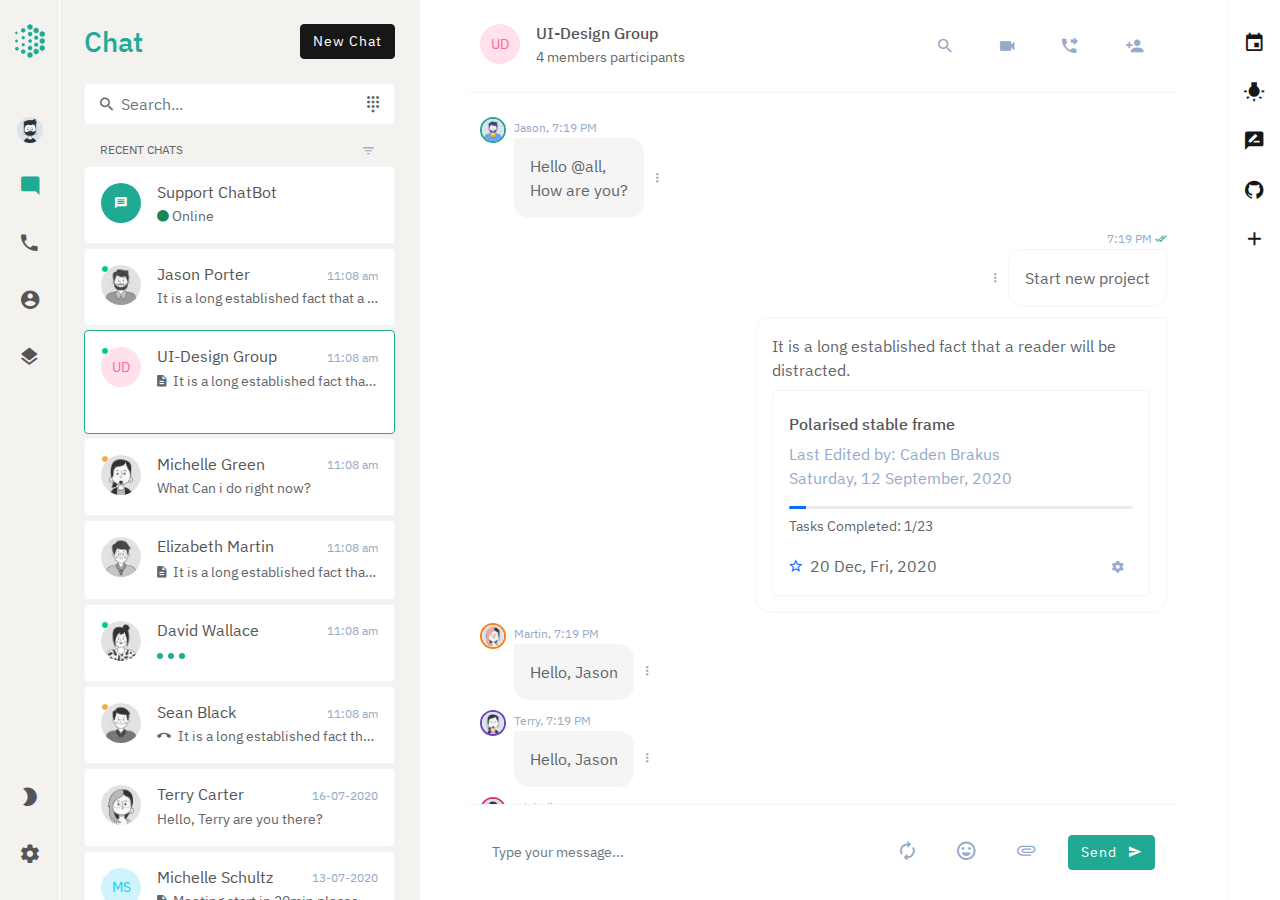
<file: web-page/group-chat.html>
<!DOCTYPE html>
<html lang="en">
<meta charset="utf-8">
<meta http-equiv="X-UA-Compatible" content="IE=Edge">
<meta name="viewport" content="width=device-width, initial-scale=1, shrink-to-fit=no">
<meta name="description" content="Responsive Bootstrap 4 and web Application ui kit.">
<title>::PostMan ::Chat Application</title>
<link rel="icon" href="https://www.92ui.net.com/2021/2/yxh1x9666/favicon.ico" type="image/x-icon">
<link rel="stylesheet" href="static/css/material-design-iconic-font.min.css">
<link rel="stylesheet" href="static/css/bootstrap-datepicker.min.css">
<link rel="stylesheet" href="static/css/style.min.css">
<body>
<div id="layout" class="theme-cyan">
    <div class="navigation navbar justify-content-center py-xl-4 py-md-3 py-0 px-3"><a href="index.html" class="brand"
                                                                                       title="Postman">
        <svg xmlns="http://www.w3.org/2000/svg" viewbox="0 0 46 46" fill="none">
            <g id="logo-icon-color">
                <path id="Vector"
                      d="M26.4966 6.01307V2.00436L22.9746 0L19.5029 2.00436V6.01307L22.9746 8.01743L26.4966 6.01307Z"
                      fill="#4539CF"></path>
                <path id="Vector_2"
                      d="M34.7989 10.8235V6.81477L31.3272 4.81042L27.8555 6.81477V10.8235L31.3272 12.8279L34.7989 10.8235Z"
                      fill="#4539CF"></path>
                <path id="Vector_3"
                      d="M43 15.4837V11.4749L39.5283 9.47058L36.0063 11.4749V15.4837L39.5283 17.488L43 15.4837Z"
                      fill="#4539CF"></path>
                <path id="Vector_4"
                      d="M43 25.0043V20.9956L39.5283 18.9913L36.0063 20.9956V25.0043L39.5283 27.0087L43 25.0043Z"
                      fill="#4539CF"></path>
                <path id="Vector_5"
                      d="M33.9935 19.9935V16.9368L31.3269 15.4336L28.6602 16.9368V19.9935L31.3269 21.5469L33.9935 19.9935Z"
                      fill="#4539CF"></path>
                <path id="Vector_6"
                      d="M33.9935 29.5142V26.4575L31.3269 24.9041L28.6602 26.4575V29.5142L31.3269 31.0174L33.9935 29.5142Z"
                      fill="#4539CF"></path>
                <path id="Vector_7"
                      d="M15.931 19.6928V17.2876L13.8178 16.085L11.7549 17.2876V19.6928L13.8178 20.8453L15.931 19.6928Z"
                      fill="#4539CF"></path>
                <path id="Vector_8"
                      d="M15.931 29.1634V26.7582L13.8178 25.5555L11.7549 26.7582V29.1634L13.8178 30.366L15.931 29.1634Z"
                      fill="#4539CF"></path>
                <path id="Vector_9"
                      d="M6.4717 24.0022V21.9978L4.76101 20.9956L3 21.9978V24.0022L4.76101 25.0044L6.4717 24.0022Z"
                      fill="#4539CF"></path>
                <path id="Vector_10"
                      d="M43 34.4749V30.4662L39.5283 28.4619L36.0063 30.4662V34.4749L39.5283 36.4793L43 34.4749Z"
                      fill="#4539CF"></path>
                <path id="Vector_11"
                      d="M25.9433 15.1329V11.8758L23.1257 10.2222L20.2578 11.8758V15.1329L23.1257 16.7865L25.9433 15.1329Z"
                      fill="#4539CF"></path>
                <path id="Vector_12"
                      d="M25.9433 34.1242V30.8671L23.1257 29.2135L20.2578 30.8671V34.1242L23.1257 35.7778L25.9433 34.1242Z"
                      fill="#4539CF"></path>
                <path id="Vector_13"
                      d="M25.4908 24.3529V21.597L23.126 20.244L20.7109 21.597V24.3529L23.126 25.756L25.4908 24.3529Z"
                      fill="#4539CF"></path>
                <path id="Vector_14"
                      d="M34.7989 39.1852V35.1765L31.3272 33.1721L27.8555 35.1765V39.1852L31.3272 41.1896L34.7989 39.1852Z"
                      fill="#4539CF"></path>
                <path id="Vector_15"
                      d="M16.6856 10.2222V6.91507L13.8176 5.26147L10.9497 6.91507V10.2222L13.8176 11.8257L16.6856 10.2222Z"
                      fill="#4539CF"></path>
                <path id="Vector_16"
                      d="M6.22013 12.9782V11.1242L4.61006 10.1721L3 11.1242V12.9782L4.61006 13.9303L6.22013 12.9782Z"
                      fill="#4539CF"></path>
                <path id="Vector_17"
                      d="M26.4966 43.9956V39.9868L22.9746 37.9825L19.5029 39.9868V43.9956L22.9746 45.9999L26.4966 43.9956Z"
                      fill="#4539CF"></path>
                <path id="Vector_18"
                      d="M16.6856 39.0849V35.7777L13.8176 34.1241L10.9497 35.7777V39.0849L13.8176 40.7385L16.6856 39.0849Z"
                      fill="#4539CF"></path>
                <path id="Vector_19"
                      d="M7.5283 34.8257V32.22L5.26415 30.9172L3 32.22V34.8257L5.26415 36.1285L7.5283 34.8257Z"
                      fill="#4539CF"></path>
            </g>
        </svg>
    </a>
        <div class="nav flex-md-column nav-pills flex-grow-1" role="tablist" aria-orientation="vertical"><a
                class="mb-xl-3 mb-md-2 nav-link" data-toggle="pill" href="#nav-tab-user" role="tab"><img
                src="static/picture/user.png" class="avatar sm rounded-circle" alt="user avatar"></a><a
                class="mb-xl-3 mb-md-2 nav-link active" data-toggle="pill" href="#nav-tab-chat" role="tab"><i
                class="zmdi zmdi-comment-alt"></i></a><a class="mb-xl-3 mb-md-2 nav-link" data-toggle="pill"
                                                         href="#nav-tab-phone" role="tab"><i
                class="zmdi zmdi-phone"></i></a><a class="mb-xl-3 mb-md-2 nav-link" data-toggle="pill"
                                                   href="#nav-tab-contact" role="tab"><i
                class="zmdi zmdi-account-circle"></i></a><a
                class="mb-xl-3 mb-md-2 nav-link d-none d-sm-block flex-grow-1" data-toggle="pill" href="#nav-tab-pages"
                role="tab"><i class="zmdi zmdi-layers"></i></a><a class="mt-xl-3 mt-md-2 nav-link light-dark-toggle"
                                                                  href="javascript:void(0);"><i
                class="zmdi zmdi-brightness-2"></i><input class="light-dark-btn" type="checkbox"></a><a
                class="mt-xl-3 mt-md-2 nav-link d-none d-sm-block" href="settings.html" role="tab"><i
                class="zmdi zmdi-settings"></i></a></div>
        <button type="submit" class="btn sidebar-toggle-btn shadow-sm"><i class="zmdi zmdi-menu"></i></button>
    </div>
    <div class="sidebar border-end py-xl-4 py-3 px-xl-4 px-3">
        <div class="tab-content">
            <div class="tab-pane fade" id="nav-tab-user" role="tabpanel">
                <div class="d-flex justify-content-between align-items-center mb-4"><h3 class="mb-0 text-primary">
                    Profile</h3>
                    <div><a href="signin.html" title="" class="btn btn-dark">Sign Out</a></div>
                </div>
                <div class="form-group input-group-lg search mb-3"><i class="zmdi zmdi-search"></i><i
                        class="zmdi zmdi-dialpad"></i><input type="text" class="form-control" placeholder="Search...">
                </div>
                <div class="card border-0 text-center pt-3 mb-4">
                    <div class="card-body">
                        <div class="card-user-avatar"><img src="static/picture/user.png" alt="avatar">
                            <button type="button" class="btn btn-secondary btn-sm"><i class="zmdi zmdi-edit"></i>
                            </button>
                        </div>
                        <div class="card-user-detail mt-4"><h5>Michelle Green</h5><span class="text-muted"><a
                                href="javascript:;" class="__cf_email__"
                                data-cfemail="91fcf8f2f9f4fdfdf4bff6e3f4f4ffd1f6fcf0f8fdbff2fefc">[email&#160;protected]</a></span>
                            <p>+14 123 456 789 - New york(USA)</p>
                            <div class="social"><a class="icon p-2" href="#" data-toggle="tooltip" title="Facebook"><i
                                    class="zmdi zmdi-facebook-box"></i></a><a class="icon p-2" href="#"
                                                                              data-toggle="tooltip" title="Github"><i
                                    class="zmdi zmdi-github-box"></i></a><a class="icon p-2" href="#"
                                                                            data-toggle="tooltip" title="Linkedin"><i
                                    class="zmdi zmdi-linkedin-box"></i></a><a class="icon p-2" href="#"
                                                                              data-toggle="tooltip" title="Instagram"><i
                                    class="zmdi zmdi-instagram"></i></a></div>
                        </div>
                    </div>
                </div>
                <div class="card border-0">
                    <ul class="list-group custom list-group-flush">
                        <li class="list-group-item d-flex justify-content-between align-items-center">
                            <span>Color scheme</span>
                            <ul class="choose-skin list-unstyled mb-0">
                                <li data-theme="indigo" data-toggle="tooltip" title="Theme-Indigo">
                                    <div class="indigo"></div>
                                </li>
                                <li class="active" data-theme="cyan" data-toggle="tooltip" title="Theme-Cyan">
                                    <div class="cyan"></div>
                                </li>
                                <li data-theme="green" data-toggle="tooltip" title="Theme-Green">
                                    <div class="green"></div>
                                </li>
                                <li data-theme="blush" data-toggle="tooltip" title="Theme-Blush">
                                    <div class="blush"></div>
                                </li>
                                <li data-theme="dark" data-toggle="tooltip" title="Theme-Dark">
                                    <div class="dark"></div>
                                </li>
                            </ul>
                        </li>
                        <li class="list-group-item d-flex justify-content-between align-items-center"><span>Desktop notifications</span><label
                                class="c_checkbox"><input type="checkbox" checked=""><span
                                class="checkmark"></span></label></li>
                        <li class="list-group-item d-flex justify-content-between align-items-center"><span>Sound notifications</span><label
                                class="c_checkbox"><input type="checkbox"><span class="checkmark"></span></label></li>
                        <li class="list-group-item border-0 mt-2"><a class="link" href="#"><i
                                class="zmdi zmdi-chevron-right me-2"></i>Need Help? Let's chat</a>
                        </li>
                        <li class="list-group-item border-0">
                            <a class="link" href="#"><i class="zmdi zmdi-chevron-right me-2"></i> Knowledgebase</a>
                        </li>
                        <li class="list-group-item border-0">
                            <a class="link" href="#"><i class="zmdi zmdi-chevron-right me-2"></i> english (United
                                States)</a>
                        </li>
                        <li class="list-group-item mb-2">
                            <a class="link" href="#"><i class="zmdi zmdi-chevron-right me-2"></i> Browser & App Sessions</a>
                        </li>
                    </ul>
                    <div class="card-body text-center border-top">
                        <button type="button" class="btn btn-secondary">Update Profile</button>
                    </div>
                </div>
            </div>
            <div class="tab-pane fade show active" id="nav-tab-chat" role="tabpanel">
                <div class="d-flex justify-content-between align-items-center mb-4">
                    <h3 class="mb-0 text-primary">Chat</h3>
                    <div>
                        <button class="btn btn-dark" type="button">New Chat</button>
                    </div>
                </div>
                <div class="form-group input-group-lg search mb-3">
                    <i class="zmdi zmdi-search"></i>
                    <i class="zmdi zmdi-dialpad"></i>
                    <input type="text" class="form-control" placeholder="Search...">
                </div>
                <ul class="chat-list">
                    <li class="header d-flex justify-content-between ps-3 pe-3 mb-1">
                        <span>RECENT CHATS</span>
                        <div class="dropdown">
                            <a class="btn btn-link px-1 py-0 border-0 text-muted dropdown-toggle" href="#" role="button"
                               data-toggle="dropdown" aria-haspopup="true" aria-expanded="false"><i
                                    class="zmdi zmdi-filter-list"></i></a>
                            <div class="dropdown-menu dropdown-menu-right">
                                <a class="dropdown-item" href="#">Action</a>
                                <a class="dropdown-item" href="#">Another action</a>
                                <a class="dropdown-item" href="#">Something else here</a>
                            </div>
                        </div>
                    </li>
                    <li>
                        <a href="bot-chat.html" class="card">
                            <div class="card-body">
                                <div class="media">
                                    <div class="avatar me-3">
                                        <div class="avatar rounded-circle no-image bg-primary text-light">
                                            <span><i class="zmdi zmdi-comment-text"></i></span>
                                        </div>
                                    </div>
                                    <div class="media-body overflow-hidden">
                                        <div class="d-flex align-items-center mb-1">
                                            <h6 class="text-truncate mb-0 me-auto">Support ChatBot</h6>
                                        </div>
                                        <div class="text-truncate">
                                            <i class="zmdi zmdi-circle text-success"></i> Online
                                        </div>
                                    </div>
                                </div>
                            </div>
                        </a>
                    </li>
                    <li class="online">
                        <div class="hover_action">
                            <button type="button" class="btn btn-link text-info"><i class="zmdi zmdi-eye"></i></button>
                            <button type="button" class="btn btn-link text-warning"><i class="zmdi zmdi-star"></i>
                            </button>
                            <button type="button" class="btn btn-link text-danger"><i class="zmdi zmdi-delete"></i>
                            </button>
                        </div>
                        <a href="single-chat.html" class="card">
                            <div class="card-body">
                                <div class="media">
                                    <div class="avatar me-3">
                                        <span class="status rounded-circle"></span>
                                        <img class="avatar rounded-circle" src="static/picture/avatar5.jpg"
                                             alt="avatar">
                                    </div>
                                    <div class="media-body overflow-hidden">
                                        <div class="d-flex align-items-center mb-1">
                                            <h6 class="text-truncate mb-0 me-auto">Jason Porter</h6>
                                            <p class="small text-muted text-nowrap ms-4 mb-0">11:08 am</p>
                                        </div>
                                        <div class="text-truncate">It is a long established fact that a reader w...
                                        </div>
                                    </div>
                                </div>
                            </div>
                        </a>
                    </li>
                    <li class="online active">
                        <div class="hover_action">
                            <button type="button" class="btn btn-link text-info"><i class="zmdi zmdi-eye"></i></button>
                            <button type="button" class="btn btn-link text-warning"><i class="zmdi zmdi-star"></i>
                            </button>
                            <button type="button" class="btn btn-link text-danger"><i class="zmdi zmdi-delete"></i>
                            </button>
                        </div>
                        <a href="" class="card">
                            <div class="card-body">
                                <div class="media">
                                    <div class="avatar me-3">
                                        <span class="status rounded-circle"></span>
                                        <div class="avatar rounded-circle no-image timber">
                                            <span>UD</span>
                                        </div>
                                    </div>
                                    <div class="media-body overflow-hidden">
                                        <div class="d-flex align-items-center mb-1">
                                            <h6 class="text-truncate mb-0 me-auto">UI-Design Group</h6>
                                            <p class="small text-muted text-nowrap ms-4 mb-0">11:08 am</p>
                                        </div>
                                        <div class="text-truncate">
                                            <i class="zmdi zmdi-file-text me-1"></i> It is a long established fact that
                                            a reader w...
                                            <div class="avatar-list avatar-list-stacked mt-1">
                                                <img class="avatar xs rounded" src="static/picture/avatar5.jpg"
                                                     data-toggle="tooltip" data-placement="top" title="Sean">
                                                <img class="avatar xs rounded" src="static/picture/avatar6.jpg"
                                                     data-toggle="tooltip" data-placement="top" title="Martin">
                                                <img class="avatar xs rounded" src="static/picture/avatar1.jpg"
                                                     data-toggle="tooltip" data-placement="top" title="Terry">
                                                <img class="avatar xs rounded" src="static/picture/avatar4.jpg"
                                                     data-toggle="tooltip" data-placement="top" title="Michelle">
                                            </div>
                                        </div>
                                    </div>
                                </div>
                            </div>
                        </a>
                    </li>
                    <li class="away">
                        <div class="hover_action">
                            <button type="button" class="btn btn-link text-info"><i class="zmdi zmdi-eye"></i></button>
                            <button type="button" class="btn btn-link text-warning"><i class="zmdi zmdi-star"></i>
                            </button>
                            <button type="button" class="btn btn-link text-danger"><i class="zmdi zmdi-delete"></i>
                            </button>
                        </div>
                        <a href="single-chat-2.html" class="card">
                            <div class="card-body">
                                <div class="media">
                                    <div class="avatar me-3">
                                        <span class="status rounded-circle"></span>
                                        <img class="avatar rounded-circle" src="static/picture/avatar1.jpg"
                                             alt="avatar">
                                    </div>
                                    <div class="media-body overflow-hidden">
                                        <div class="d-flex align-items-center mb-1">
                                            <h6 class="text-truncate mb-0 me-auto">Michelle Green</h6>
                                            <p class="small text-muted text-nowrap ms-4 mb-0">11:08 am</p>
                                        </div>
                                        <div class="text-truncate">What Can i do right now?</div>
                                    </div>
                                </div>
                            </div>
                        </a>
                    </li>
                    <li>
                        <div class="hover_action">
                            <button type="button" class="btn btn-link text-info"><i class="zmdi zmdi-eye"></i></button>
                            <button type="button" class="btn btn-link text-warning"><i class="zmdi zmdi-star"></i>
                            </button>
                            <button type="button" class="btn btn-link text-danger"><i class="zmdi zmdi-delete"></i>
                            </button>
                        </div>
                        <a href="#" class="card">
                            <div class="card-body">
                                <div class="media">
                                    <div class="avatar me-3">
                                        <span class="status rounded-circle"></span>
                                        <img class="avatar rounded-circle" src="static/picture/avatar2.jpg"
                                             alt="avatar">
                                    </div>
                                    <div class="media-body overflow-hidden">
                                        <div class="d-flex align-items-center mb-1">
                                            <h6 class="text-truncate mb-0 me-auto">Elizabeth Martin <span
                                                    class="badge badge-info">4</span></h6>
                                            <p class="small text-muted text-nowrap ms-4 mb-0">11:08 am</p>
                                        </div>
                                        <div class="text-truncate"><i class="zmdi zmdi-file-text me-1"></i> It is a long
                                            established fact that a reader w...
                                        </div>
                                    </div>
                                </div>
                            </div>
                        </a>
                    </li>
                    <li class="online">
                        <div class="hover_action">
                            <button type="button" class="btn btn-link text-info"><i class="zmdi zmdi-eye"></i></button>
                            <button type="button" class="btn btn-link text-warning"><i class="zmdi zmdi-star"></i>
                            </button>
                            <button type="button" class="btn btn-link text-danger"><i class="zmdi zmdi-delete"></i>
                            </button>
                        </div>
                        <a href="#" class="card">
                            <div class="card-body">
                                <div class="media">
                                    <div class="avatar me-3">
                                        <span class="status rounded-circle"></span>
                                        <img class="avatar rounded-circle" src="static/picture/avatar3.jpg"
                                             alt="avatar">
                                    </div>
                                    <div class="media-body overflow-hidden">
                                        <div class="d-flex align-items-center mb-1">
                                            <h6 class="text-truncate mb-0 me-auto">David Wallace</h6>
                                            <p class="small text-muted text-nowrap ms-4 mb-0">11:08 am</p>
                                        </div>
                                        <div class="text-truncate">
                                            <div class="wave">
                                                <span class="dot"></span>
                                                <span class="dot"></span>
                                                <span class="dot"></span>
                                            </div>
                                        </div>
                                    </div>
                                </div>
                            </div>
                        </a>
                    </li>
                    <li class="away">
                        <div class="hover_action">
                            <button type="button" class="btn btn-link text-info"><i class="zmdi zmdi-eye"></i></button>
                            <button type="button" class="btn btn-link text-warning"><i class="zmdi zmdi-star"></i>
                            </button>
                            <button type="button" class="btn btn-link text-danger"><i class="zmdi zmdi-delete"></i>
                            </button>
                        </div>
                        <a href="#" class="card">
                            <div class="card-body">
                                <div class="media">
                                    <div class="avatar me-3">
                                        <span class="status rounded-circle"></span>
                                        <img class="avatar rounded-circle" src="static/picture/avatar4.jpg"
                                             alt="avatar">
                                    </div>
                                    <div class="media-body overflow-hidden">
                                        <div class="d-flex align-items-center mb-1">
                                            <h6 class="text-truncate mb-0 me-auto">Sean Black</h6>
                                            <p class="small text-muted text-nowrap ms-4 mb-0">11:08 am</p>
                                        </div>
                                        <div class="text-truncate"><i class="zmdi zmdi-phone-end me-1"></i> It is a long
                                            established fact that a reader w...
                                        </div>
                                    </div>
                                </div>
                            </div>
                        </a>
                    </li>
                    <li>
                        <div class="hover_action">
                            <button type="button" class="btn btn-link text-info"><i class="zmdi zmdi-eye"></i></button>
                            <button type="button" class="btn btn-link text-warning"><i class="zmdi zmdi-star"></i>
                            </button>
                            <button type="button" class="btn btn-link text-danger"><i class="zmdi zmdi-delete"></i>
                            </button>
                        </div>
                        <a href="#" class="card">
                            <div class="card-body">
                                <div class="media">
                                    <div class="avatar me-3">
                                        <span class="status rounded-circle"></span>
                                        <img class="avatar rounded-circle" src="static/picture/avatar6.jpg"
                                             alt="avatar">
                                    </div>
                                    <div class="media-body overflow-hidden">
                                        <div class="d-flex align-items-center mb-1">
                                            <h6 class="text-truncate mb-0 me-auto">Terry Carter</h6>
                                            <p class="small text-muted text-nowrap ms-4 mb-0">16-07-2020</p>
                                        </div>
                                        <div class="text-truncate">Hello, Terry are you there?</div>
                                    </div>
                                </div>
                            </div>
                        </a>
                    </li>
                    <li>
                        <div class="hover_action">
                            <button type="button" class="btn btn-link text-info"><i class="zmdi zmdi-eye"></i></button>
                            <button type="button" class="btn btn-link text-warning"><i class="zmdi zmdi-star"></i>
                            </button>
                            <button type="button" class="btn btn-link text-danger"><i class="zmdi zmdi-delete"></i>
                            </button>
                        </div>
                        <a href="#" class="card">
                            <div class="card-body">
                                <div class="media">
                                    <div class="avatar me-3">
                                        <span class="status rounded-circle"></span>
                                        <div class="avatar rounded-circle no-image cyan">
                                            <span>MS</span>
                                        </div>
                                    </div>
                                    <div class="media-body overflow-hidden">
                                        <div class="d-flex align-items-center mb-1">
                                            <h6 class="text-truncate mb-0 me-auto">Michelle Schultz</h6>
                                            <p class="small text-muted text-nowrap ms-4 mb-0">13-07-2020</p>
                                        </div>
                                        <div class="text-truncate">
                                            <i class="zmdi zmdi-file-text me-1"></i> Meeting start in 20min please be
                                            ready...
                                        </div>
                                    </div>
                                </div>
                            </div>
                        </a>
                    </li>
                    <li>
                        <div class="hover_action">
                            <button type="button" class="btn btn-link text-info"><i class="zmdi zmdi-eye"></i></button>
                            <button type="button" class="btn btn-link text-warning"><i class="zmdi zmdi-star"></i>
                            </button>
                            <button type="button" class="btn btn-link text-danger"><i class="zmdi zmdi-delete"></i>
                            </button>
                        </div>
                        <a href="#" class="card">
                            <div class="card-body">
                                <div class="media">
                                    <div class="avatar me-3">
                                        <span class="status rounded-circle"></span>
                                        <div class="avatar rounded-circle no-image green">
                                            <span>RG</span>
                                        </div>
                                    </div>
                                    <div class="media-body overflow-hidden">
                                        <div class="d-flex align-items-center mb-1">
                                            <h6 class="text-truncate mb-0 me-auto">React Group</h6>
                                            <p class="small text-muted text-nowrap ms-4 mb-0">11:08 am</p>
                                        </div>
                                        <div class="text-truncate">
                                            It is a long established fact that a reader w...
                                            <div class="avatar-list avatar-list-stacked mt-1">
                                                <img class="avatar xs rounded" src="static/picture/avatar7.jpg"
                                                     data-toggle="tooltip" data-placement="top" title="Sean">
                                                <img class="avatar xs rounded" src="static/picture/avatar8.jpg"
                                                     data-toggle="tooltip" data-placement="top" title="Martin">
                                            </div>
                                        </div>
                                    </div>
                                </div>
                            </div>
                        </a>
                    </li>
                    <li>
                        <div class="hover_action">
                            <button type="button" class="btn btn-link text-info"><i class="zmdi zmdi-eye"></i></button>
                            <button type="button" class="btn btn-link text-warning"><i class="zmdi zmdi-star"></i>
                            </button>
                            <button type="button" class="btn btn-link text-danger"><i class="zmdi zmdi-delete"></i>
                            </button>
                        </div>
                        <a href="#" class="card">
                            <div class="card-body">
                                <div class="media">
                                    <div class="avatar me-3">
                                        <span class="status rounded-circle"></span>
                                        <img class="avatar rounded-circle" src="static/picture/avatar6.jpg"
                                             alt="avatar">
                                    </div>
                                    <div class="media-body overflow-hidden">
                                        <div class="d-flex align-items-center mb-1">
                                            <h6 class="text-truncate mb-0 me-auto">Terry Carter</h6>
                                            <p class="small text-muted text-nowrap ms-4 mb-0">16-07-2020</p>
                                        </div>
                                        <div class="text-truncate">Hello, Terry are you there?</div>
                                    </div>
                                </div>
                            </div>
                        </a>
                    </li>
                    <li>
                        <div class="hover_action">
                            <button type="button" class="btn btn-link text-info"><i class="zmdi zmdi-eye"></i></button>
                            <button type="button" class="btn btn-link text-warning"><i class="zmdi zmdi-star"></i>
                            </button>
                            <button type="button" class="btn btn-link text-danger"><i class="zmdi zmdi-delete"></i>
                            </button>
                        </div>
                        <a href="#" class="card">
                            <div class="card-body">
                                <div class="media">
                                    <div class="avatar me-3">
                                        <span class="status rounded-circle"></span>
                                        <div class="avatar rounded-circle no-image cyan">
                                            <span>MS</span>
                                        </div>
                                    </div>
                                    <div class="media-body overflow-hidden">
                                        <div class="d-flex align-items-center mb-1">
                                            <h6 class="text-truncate mb-0 me-auto">Michelle Schultz</h6>
                                            <p class="small text-muted text-nowrap ms-4 mb-0">13-07-2020</p>
                                        </div>
                                        <div class="text-truncate">
                                            <i class="zmdi zmdi-file-text me-1"></i> Meeting start in 20min please be
                                            ready...
                                        </div>
                                    </div>
                                </div>
                            </div>
                        </a>
                    </li>
                </ul>
            </div>
            <div class="tab-pane fade" id="nav-tab-phone" role="tabpanel">
                <div class="d-flex justify-content-between align-items-center mb-4">
                    <h3 class="mb-0 text-primary">Call</h3>
                    <div>
                        <button class="btn btn-dark" type="button">New Call</button>
                    </div>
                </div>
                <div class="form-group input-group-lg search mb-3">
                    <i class="zmdi zmdi-search"></i>
                    <i class="zmdi zmdi-dialpad"></i>
                    <input type="text" class="form-control" placeholder="Search...">
                </div>
                <ul class="chat-list">
                    <li class="header d-flex justify-content-between ps-3 pe-3 mb-1">
                        <span>RECENT CALL</span>
                        <div class="dropdown">
                            <a class="btn btn-link px-1 py-0 border-0 text-muted dropdown-toggle" href="#" role="button"
                               data-toggle="dropdown" aria-haspopup="true" aria-expanded="false"></a>
                            <div class="dropdown-menu dropdown-menu-right">
                                <a class="dropdown-item" href="#">Action</a>
                                <a class="dropdown-item" href="#">Another action</a>
                                <a class="dropdown-item" href="#">Something else here</a>
                            </div>
                        </div>
                    </li>
                    <li>
                        <div class="hover_action">
                            <button type="button" class="btn btn-link text-info"><i class="zmdi zmdi-eye"></i></button>
                            <button type="button" class="btn btn-link text-warning"><i class="zmdi zmdi-star"></i>
                            </button>
                            <button type="button" class="btn btn-link text-danger"><i class="zmdi zmdi-delete"></i>
                            </button>
                        </div>
                        <a href="#" class="card">
                            <div class="card-body">
                                <div class="media">
                                    <div class="avatar me-3">
                                        <img class="avatar rounded-circle" src="static/picture/avatar10.jpg"
                                             alt="avatar">
                                    </div>
                                    <div class="media-body overflow-hidden">
                                        <div class="d-flex align-items-center mb-1">
                                            <h6 class="text-truncate mb-0 me-auto">Michelle Green</h6>
                                        </div>
                                        <div class="text-truncate">
                                            <i class="zmdi zmdi-phone-missed me-1"></i> Yesterday at 6:08 PM
                                        </div>
                                    </div>
                                </div>
                            </div>
                        </a>
                    </li>
                    <li>
                        <div class="hover_action">
                            <button type="button" class="btn btn-link text-info"><i class="zmdi zmdi-eye"></i></button>
                            <button type="button" class="btn btn-link text-warning"><i class="zmdi zmdi-star"></i>
                            </button>
                            <button type="button" class="btn btn-link text-danger"><i class="zmdi zmdi-delete"></i>
                            </button>
                        </div>
                        <a href="#" class="card">
                            <div class="card-body">
                                <div class="media">
                                    <div class="avatar me-3">
                                        <img class="avatar rounded-circle" src="static/picture/avatar9.jpg"
                                             alt="avatar">
                                    </div>
                                    <div class="media-body overflow-hidden">
                                        <div class="d-flex align-items-center mb-1">
                                            <h6 class="text-truncate mb-0 me-auto">Jane Hunt</h6>
                                        </div>
                                        <div class="text-truncate">
                                            <i class="zmdi zmdi-phone-missed me-1"></i> Yesterday at 6:08 PM
                                        </div>
                                    </div>
                                </div>
                            </div>
                        </a>
                    </li>
                    <li>
                        <div class="hover_action">
                            <button type="button" class="btn btn-link text-info"><i class="zmdi zmdi-eye"></i></button>
                            <button type="button" class="btn btn-link text-warning"><i class="zmdi zmdi-star"></i>
                            </button>
                            <button type="button" class="btn btn-link text-danger"><i class="zmdi zmdi-delete"></i>
                            </button>
                        </div>
                        <a href="#" class="card">
                            <div class="card-body">
                                <div class="media">
                                    <div class="avatar me-3">
                                        <img class="avatar rounded-circle" src="static/picture/avatar8.jpg"
                                             alt="avatar">
                                    </div>
                                    <div class="media-body overflow-hidden">
                                        <div class="d-flex align-items-center mb-1">
                                            <h6 class="text-truncate mb-0 me-auto">Susie Willis</h6>
                                        </div>
                                        <div class="text-truncate">
                                            <i class="zmdi zmdi-phone-missed me-1"></i> Yesterday at 6:08 PM
                                        </div>
                                    </div>
                                </div>
                            </div>
                        </a>
                    </li>
                    <li>
                        <div class="hover_action">
                            <button type="button" class="btn btn-link text-info"><i class="zmdi zmdi-eye"></i></button>
                            <button type="button" class="btn btn-link text-warning"><i class="zmdi zmdi-star"></i>
                            </button>
                            <button type="button" class="btn btn-link text-danger"><i class="zmdi zmdi-delete"></i>
                            </button>
                        </div>
                        <a href="#" class="card">
                            <div class="card-body">
                                <div class="media">
                                    <div class="avatar me-3">
                                        <img class="avatar rounded-circle" src="static/picture/avatar1.jpg"
                                             alt="avatar">
                                    </div>
                                    <div class="media-body overflow-hidden">
                                        <div class="d-flex align-items-center mb-1">
                                            <h6 class="text-truncate mb-0 me-auto">Marshall Nichols</h6>
                                        </div>
                                        <div class="text-truncate">
                                            <i class="zmdi zmdi-phone-forwarded me-1"></i> Yesterday at 6:08 PM
                                        </div>
                                    </div>
                                </div>
                            </div>
                        </a>
                    </li>
                    <li>
                        <div class="hover_action">
                            <button type="button" class="btn btn-link text-info"><i class="zmdi zmdi-eye"></i></button>
                            <button type="button" class="btn btn-link text-warning"><i class="zmdi zmdi-star"></i>
                            </button>
                            <button type="button" class="btn btn-link text-danger"><i class="zmdi zmdi-delete"></i>
                            </button>
                        </div>
                        <a href="#" class="card">
                            <div class="card-body">
                                <div class="media">
                                    <div class="avatar me-3">
                                        <img class="avatar rounded-circle" src="static/picture/avatar8.jpg"
                                             alt="avatar">
                                    </div>
                                    <div class="media-body overflow-hidden">
                                        <div class="d-flex align-items-center mb-1">
                                            <h6 class="text-truncate mb-0 me-auto">Jason Porter</h6>
                                        </div>
                                        <div class="text-truncate">
                                            <i class="zmdi zmdi-phone-missed me-1"></i> Yesterday at 6:08 PM
                                        </div>
                                    </div>
                                </div>
                            </div>
                        </a>
                    </li>
                    <li>
                        <div class="hover_action">
                            <button type="button" class="btn btn-link text-info"><i class="zmdi zmdi-eye"></i></button>
                            <button type="button" class="btn btn-link text-warning"><i class="zmdi zmdi-star"></i>
                            </button>
                            <button type="button" class="btn btn-link text-danger"><i class="zmdi zmdi-delete"></i>
                            </button>
                        </div>
                        <a href="#" class="card">
                            <div class="card-body">
                                <div class="media">
                                    <div class="avatar me-3">
                                        <img class="avatar rounded-circle" src="static/picture/avatar1.jpg"
                                             alt="avatar">
                                    </div>
                                    <div class="media-body overflow-hidden">
                                        <div class="d-flex align-items-center mb-1">
                                            <h6 class="text-truncate mb-0 me-auto">Darryl Day</h6>
                                        </div>
                                        <div class="text-truncate">
                                            <i class="zmdi zmdi-phone-forwarded me-1"></i> Yesterday at 6:08 PM
                                        </div>
                                    </div>
                                </div>
                            </div>
                        </a>
                    </li>
                </ul>
            </div>
            <div class="tab-pane fade" id="nav-tab-contact" role="tabpanel">
                <div class="d-flex justify-content-between align-items-center mb-4">
                    <h3 class="mb-0 text-primary">Contact</h3>
                    <div>
                        <button class="btn btn-dark" type="button" data-toggle="modal" data-target="#InviteFriends">
                            Invite Friends
                        </button>
                    </div>
                </div>
                <div class="form-group input-group-lg search mb-3">
                    <i class="zmdi zmdi-search"></i>
                    <i class="zmdi zmdi-dialpad"></i>
                    <input type="text" class="form-control" placeholder="Search...">
                </div>
                <ul class="chat-list">
                    <li class="header d-flex justify-content-between ps-3 pe-3 mb-1">
                        <span>A</span>
                        <div class="dropdown">
                            <a class="btn btn-link px-1 py-0 border-0 text-muted dropdown-toggle" href="#" role="button"
                               data-toggle="dropdown" aria-haspopup="true" aria-expanded="false"></a>
                            <div class="dropdown-menu dropdown-menu-right">
                                <a class="dropdown-item" href="#">Action</a>
                                <a class="dropdown-item" href="#">Another action</a>
                                <a class="dropdown-item" href="#">Something else here</a>
                            </div>
                        </div>
                    </li>
                    <li>
                        <div class="hover_action">
                            <button type="button" class="btn btn-link text-info"><i class="zmdi zmdi-eye"></i></button>
                            <button type="button" class="btn btn-link text-warning"><i class="zmdi zmdi-star"></i>
                            </button>
                            <button type="button" class="btn btn-link text-danger"><i class="zmdi zmdi-delete"></i>
                            </button>
                        </div>
                        <a href="#" class="card">
                            <div class="card-body">
                                <div class="media">
                                    <div class="avatar me-3">
                                        <img class="avatar rounded-circle" src="static/picture/avatar1.jpg"
                                             alt="avatar">
                                    </div>
                                    <div class="media-body overflow-hidden">
                                        <div class="d-flex align-items-center mb-1">
                                            <h6 class="text-truncate mb-0 me-auto">Amelia Green</h6>
                                        </div>
                                        <div class="text-truncate">
                                            last seen 2 hours ago
                                        </div>
                                    </div>
                                </div>
                            </div>
                        </a>
                    </li>
                    <li>
                        <div class="hover_action">
                            <button type="button" class="btn btn-link text-info"><i class="zmdi zmdi-eye"></i></button>
                            <button type="button" class="btn btn-link text-warning"><i class="zmdi zmdi-star"></i>
                            </button>
                            <button type="button" class="btn btn-link text-danger"><i class="zmdi zmdi-delete"></i>
                            </button>
                        </div>
                        <a href="#" class="card">
                            <div class="card-body">
                                <div class="media">
                                    <div class="avatar me-3">
                                        <img class="avatar rounded-circle" src="static/picture/avatar3.jpg"
                                             alt="avatar">
                                    </div>
                                    <div class="media-body overflow-hidden">
                                        <div class="d-flex align-items-center mb-1">
                                            <h6 class="text-truncate mb-0 me-auto">Ava Green</h6>
                                        </div>
                                        <div class="text-truncate">
                                            last seen 1 hours ago
                                        </div>
                                    </div>
                                </div>
                            </div>
                        </a>
                    </li>
                    <li class="header d-flex justify-content-between ps-3 pe-3 mb-1">
                        <span>C</span>
                    </li>
                    <li>
                        <div class="hover_action">
                            <button type="button" class="btn btn-link text-info"><i class="zmdi zmdi-eye"></i></button>
                            <button type="button" class="btn btn-link text-warning"><i class="zmdi zmdi-star"></i>
                            </button>
                            <button type="button" class="btn btn-link text-danger"><i class="zmdi zmdi-delete"></i>
                            </button>
                        </div>
                        <a href="#" class="card">
                            <div class="card-body">
                                <div class="media">
                                    <div class="avatar me-3">
                                        <img class="avatar rounded-circle" src="static/picture/avatar4.jpg"
                                             alt="avatar">
                                    </div>
                                    <div class="media-body overflow-hidden">
                                        <div class="d-flex align-items-center mb-1">
                                            <h6 class="text-truncate mb-0 me-auto">Charlotte Green</h6>
                                        </div>
                                        <div class="text-truncate">
                                            last seen 6 hours ago
                                        </div>
                                    </div>
                                </div>
                            </div>
                        </a>
                    </li>
                    <li>
                        <div class="hover_action">
                            <button type="button" class="btn btn-link text-info"><i class="zmdi zmdi-eye"></i></button>
                            <button type="button" class="btn btn-link text-warning"><i class="zmdi zmdi-star"></i>
                            </button>
                            <button type="button" class="btn btn-link text-danger"><i class="zmdi zmdi-delete"></i>
                            </button>
                        </div>
                        <a href="#" class="card">
                            <div class="card-body">
                                <div class="media">
                                    <div class="avatar me-3">
                                        <img class="avatar rounded-circle" src="static/picture/avatar5.jpg"
                                             alt="avatar">
                                    </div>
                                    <div class="media-body overflow-hidden">
                                        <div class="d-flex align-items-center mb-1">
                                            <h6 class="text-truncate mb-0 me-auto">Chloe Green</h6>
                                        </div>
                                        <div class="text-truncate">
                                            last seen 3 hours ago
                                        </div>
                                    </div>
                                </div>
                            </div>
                        </a>
                    </li>
                    <li>
                        <div class="hover_action">
                            <button type="button" class="btn btn-link text-info"><i class="zmdi zmdi-eye"></i></button>
                            <button type="button" class="btn btn-link text-warning"><i class="zmdi zmdi-star"></i>
                            </button>
                            <button type="button" class="btn btn-link text-danger"><i class="zmdi zmdi-delete"></i>
                            </button>
                        </div>
                        <a href="#" class="card">
                            <div class="card-body">
                                <div class="media">
                                    <div class="avatar me-3">
                                        <img class="avatar rounded-circle" src="static/picture/avatar6.jpg"
                                             alt="avatar">
                                    </div>
                                    <div class="media-body overflow-hidden">
                                        <div class="d-flex align-items-center mb-1">
                                            <h6 class="text-truncate mb-0 me-auto">Charles Green</h6>
                                        </div>
                                        <div class="text-truncate">
                                            last seen 2 hours ago
                                        </div>
                                    </div>
                                </div>
                            </div>
                        </a>
                    </li>
                    <li class="header d-flex justify-content-between ps-3 pe-3 mb-1">
                        <span>D</span>
                    </li>
                    <li>
                        <div class="hover_action">
                            <button type="button" class="btn btn-link text-info"><i class="zmdi zmdi-eye"></i></button>
                            <button type="button" class="btn btn-link text-warning"><i class="zmdi zmdi-star"></i>
                            </button>
                            <button type="button" class="btn btn-link text-danger"><i class="zmdi zmdi-delete"></i>
                            </button>
                        </div>
                        <a href="#" class="card">
                            <div class="card-body">
                                <div class="media">
                                    <div class="avatar me-3">
                                        <img class="avatar rounded-circle" src="static/picture/avatar4.jpg"
                                             alt="avatar">
                                    </div>
                                    <div class="media-body overflow-hidden">
                                        <div class="d-flex align-items-center mb-1">
                                            <h6 class="text-truncate mb-0 me-auto">David Green</h6>
                                        </div>
                                        <div class="text-truncate">
                                            last seen 6 hours ago
                                        </div>
                                    </div>
                                </div>
                            </div>
                        </a>
                    </li>
                    <li class="header d-flex justify-content-between ps-3 pe-3 mb-1">
                        <span>M</span>
                    </li>
                    <li>
                        <div class="hover_action">
                            <button type="button" class="btn btn-link text-info"><i class="zmdi zmdi-eye"></i></button>
                            <button type="button" class="btn btn-link text-warning"><i class="zmdi zmdi-star"></i>
                            </button>
                            <button type="button" class="btn btn-link text-danger"><i class="zmdi zmdi-delete"></i>
                            </button>
                        </div>
                        <a href="#" class="card">
                            <div class="card-body">
                                <div class="media">
                                    <div class="avatar me-3">
                                        <img class="avatar rounded-circle" src="static/picture/avatar8.jpg"
                                             alt="avatar">
                                    </div>
                                    <div class="media-body overflow-hidden">
                                        <div class="d-flex align-items-center mb-1">
                                            <h6 class="text-truncate mb-0 me-auto">Michael Green</h6>
                                        </div>
                                        <div class="text-truncate">
                                            last seen 6 hours ago
                                        </div>
                                    </div>
                                </div>
                            </div>
                        </a>
                    </li>
                    <li>
                        <div class="hover_action">
                            <button type="button" class="btn btn-link text-info"><i class="zmdi zmdi-eye"></i></button>
                            <button type="button" class="btn btn-link text-warning"><i class="zmdi zmdi-star"></i>
                            </button>
                            <button type="button" class="btn btn-link text-danger"><i class="zmdi zmdi-delete"></i>
                            </button>
                        </div>
                        <a href="#" class="card">
                            <div class="card-body">
                                <div class="media">
                                    <div class="avatar me-3">
                                        <img class="avatar rounded-circle" src="static/picture/avatar8.jpg"
                                             alt="avatar">
                                    </div>
                                    <div class="media-body overflow-hidden">
                                        <div class="d-flex align-items-center mb-1">
                                            <h6 class="text-truncate mb-0 me-auto">Mohammad</h6>
                                        </div>
                                        <div class="text-truncate">
                                            last seen 6 hours ago
                                        </div>
                                    </div>
                                </div>
                            </div>
                        </a>
                    </li>
                    <li class="header d-flex justify-content-between ps-3 pe-3 mb-1">
                        <span>T</span>
                    </li>
                    <li>
                        <div class="hover_action">
                            <button type="button" class="btn btn-link text-info"><i class="zmdi zmdi-eye"></i></button>
                            <button type="button" class="btn btn-link text-warning"><i class="zmdi zmdi-star"></i>
                            </button>
                            <button type="button" class="btn btn-link text-danger"><i class="zmdi zmdi-delete"></i>
                            </button>
                        </div>
                        <a href="#" class="card">
                            <div class="card-body">
                                <div class="media">
                                    <div class="avatar me-3">
                                        <img class="avatar rounded-circle" src="static/picture/avatar9.jpg"
                                             alt="avatar">
                                    </div>
                                    <div class="media-body overflow-hidden">
                                        <div class="d-flex align-items-center mb-1">
                                            <h6 class="text-truncate mb-0 me-auto">Tommy Green</h6>
                                        </div>
                                        <div class="text-truncate">
                                            last seen 6 hours ago
                                        </div>
                                    </div>
                                </div>
                            </div>
                        </a>
                    </li>
                </ul>
            </div>
            <div class="tab-pane fade" id="nav-tab-pages" role="tabpanel">
                <div class="d-flex justify-content-between align-items-center mb-4">
                    <h3 class="mb-0 text-primary">Pages</h3>
                </div>
                <div class="card border-0">
                    <ul class="list-group list-group-flush">
                        <li class="list-group-item border-0 mt-3">
                            <a class="link" href="signin.html"><i class="zmdi zmdi-label-alt me-2"></i> Sign in</a>
                        </li>
                        <li class="list-group-item border-0">
                            <a class="link" href="signup.html"><i class="zmdi zmdi-label-alt me-2"></i> Sign up</a>
                        </li>
                        <li class="list-group-item border-0">
                            <a class="link" href="password-reset.html"><i class="zmdi zmdi-label-alt me-2"></i> Reset
                                Password</a>
                        </li>
                        <li class="list-group-item border-0">
                            <a class="link" href="settings.html"><i class="zmdi zmdi-label-alt me-2"></i> Settings</a>
                        </li>
                        <li class="list-group-item border-0">
                            <a class="link" href="single-chat.html"><i class="zmdi zmdi-label-alt me-2"></i> Single Chat
                                Room</a>
                        </li>
                        <li class="list-group-item border-0">
                            <a class="link" href=""><i class="zmdi zmdi-label-alt me-2"></i> Group Chat Room</a>
                        </li>
                        <li class="list-group-item border-0">
                            <a class="link" href="audio-call.html"><i class="zmdi zmdi-label-alt me-2"></i> Audio Call
                                Room</a>
                        </li>
                        <li class="list-group-item border-0">
                            <a class="link" href="video-call.html"><i class="zmdi zmdi-label-alt me-2"></i> Video Call
                                Room</a>
                        </li>
                        <li class="list-group-item mb-3">
                            <a class="link" href=""><i class="zmdi zmdi-label-alt me-2"></i> Documentation</a>
                        </li>
                    </ul>
                </div>
            </div>
        </div>
    </div>
    <div class="rightbar d-none d-md-block">
        <div class="nav flex-column nav-pills border-start py-xl-4 py-3 h-100">
            <a class="nav-link mb-2 text-center rightbar-link" data-toggle="pill" href="#tab-calendar"><i
                    class="zmdi zmdi-calendar"></i></a>
            <a class="nav-link mb-2 text-center rightbar-link" data-toggle="pill" href="#tab-note"><i
                    class="zmdi zmdi-lamp"></i></a>
            <a class="nav-link mb-2 text-center rightbar-link" data-toggle="pill" href="#tab-task"><i
                    class="zmdi zmdi-comment-edit"></i></a>
            <a class="nav-link mb-2 text-center rightbar-link" data-toggle="pill" href="#tab-github"><i
                    class="zmdi zmdi-github"></i></a>
            <a class="nav-link mb-2 text-center" href="#"><i class="zmdi zmdi-plus"></i></a>
        </div>
        <div class="tab-content py-xl-4 py-3 px-xl-4 px-3">
            <div class="tab-pane fade" id="tab-calendar" role="tabpanel">
                <div class="header border-bottom pb-4 d-flex justify-content-between">
                    <div>
                        <h6 class="mb-0 font-weight-bold">Calendar</h6>
                        <span class="text-muted">Update your profile details</span>
                    </div>
                    <div>
                        <button class="btn btn-link close-sidebar text-muted" type="button"><i
                                class="zmdi zmdi-close"></i></button>
                    </div>
                </div>
                <div class="body mt-4">
                    <div id="mini-calendar"></div>
                </div>
            </div>
            <div class="tab-pane fade" id="tab-note" role="tabpanel">
                <div class="header border-bottom pb-4 d-flex justify-content-between">
                    <div>
                        <h6 class="mb-0 font-weight-bold">My Notes</h6>
                        <span class="text-muted">Update your profile details</span>
                    </div>
                    <div>
                        <button class="btn btn-link close-sidebar text-muted" type="button"><i
                                class="zmdi zmdi-close"></i></button>
                    </div>
                </div>
                <div class="body mt-4">
                    <div class="add-note">
                        <form>
                            <div class="input-group mb-2">
                                <textarea rows="3" class="form-control" placeholder="Enter a note here.."></textarea>
                            </div>
                            <button type="submit" class="btn btn-primary addnote">Add</button>
                        </form>
                        <ul class="list-unstyled mt-4">
                            <li class="card border-0 mb-2">
                                <span>It is a long established fact that a reader will be distracted by the readable content of a page when looking at its layout.</span>
                                <button class="btn btn-sm btn-link"><i class="zmdi zmdi-delete text-danger"></i>
                                </button>
                            </li>
                            <li class="card border-0 mb-2">
                                <span>Contrary to popular belief, Lorem Ipsum is not simply random text.</span>
                                <button class="btn btn-sm btn-link"><i class="zmdi zmdi-delete text-danger"></i>
                                </button>
                            </li>
                        </ul>
                    </div>
                </div>
            </div>
            <div class="tab-pane fade" id="tab-task" role="tabpanel">
                <div class="header border-bottom pb-4 d-flex justify-content-between">
                    <div>
                        <h6 class="mb-0 font-weight-bold">My Task List</h6>
                        <span class="text-muted">Update your profile details</span>
                    </div>
                    <div>
                        <button class="btn btn-link close-sidebar text-muted" type="button"><i
                                class="zmdi zmdi-close"></i></button>
                    </div>
                </div>
                <div class="body mt-4">
                    <div class="todo-list">
                        <ul class="list-unstyled todo-list-items">
                            <li>
                                <label class="c_checkbox">
                                    <input type="checkbox">
                                    <span class="checkmark"></span>
                                    <span class="ms-2">Update new code on github</span>
                                </label>
                                <button class="btn btn-sm btn-link" type="submit"><i class="zmdi zmdi-delete"></i>
                                </button>
                            </li>
                            <li>
                                <label class="c_checkbox">
                                    <input type="checkbox">
                                    <span class="checkmark"></span>
                                    <span class="ms-2">Meeting with design team and updates</span>
                                </label>
                                <button class="btn btn-sm btn-link" type="submit"><i class="zmdi zmdi-delete"></i>
                                </button>
                            </li>
                            <li>
                                <label class="c_checkbox">
                                    <input type="checkbox">
                                    <span class="checkmark"></span>
                                    <span class="ms-2">Send project zip file to developer</span>
                                </label>
                                <button class="btn btn-sm btn-link" type="submit"><i class="zmdi zmdi-delete"></i>
                                </button>
                            </li>
                            <li>
                                <label class="c_checkbox">
                                    <input type="checkbox">
                                    <span class="checkmark"></span>
                                    <span class="ms-2">Create new design psd for onepage</span>
                                </label>
                                <button class="btn btn-sm btn-link" type="submit"><i class="zmdi zmdi-delete"></i>
                                </button>
                            </li>
                        </ul>
                        <form class="add-items">
                            <div class="input-group mb-2">
                                <textarea rows="3" class="form-control"
                                          placeholder="What do you need to do today?"></textarea>
                            </div>
                            <button class="add btn btn-primary" type="submit">Add to List</button>
                        </form>
                    </div>
                </div>
            </div>
            <div class="tab-pane fade" id="tab-github" role="tabpanel">
                <div class="header border-bottom pb-4 d-flex justify-content-between">
                    <div>
                        <h6 class="mb-0 font-weight-bold">My Github Activity</h6>
                        <span class="text-muted">puffintheme</span>
                    </div>
                    <div>
                        <button class="btn btn-link close-sidebar text-muted" type="button"><i
                                class="zmdi zmdi-close"></i></button>
                    </div>
                </div>
                <div class="body mt-4">
                    <div class="card mb-4">
                        <div class="card-body">
                            <div class="row align-items-center">
                                <div class="col">
                                    <div class="d-flex align-items-center">
                                        <img src="static/picture/avatar6.jpg" data-toggle="tooltip" title=""
                                             alt="Avatar" class="rounded-circle avatar"
                                             data-original-title="Avatar Name">
                                        <div class="ms-3">
                                            <a href="#" title="">Michelle Green</a>
                                            <p class="mb-0"><a href="javascript:;" class="__cf_email__"
                                                               data-cfemail="d9b4b0bab1bcb5b5bcf7beabbcbcb799bca1b8b4a9b5bcf7bab6b4">[email&#160;protected]</a>
                                            </p>
                                        </div>
                                    </div>
                                </div>
                                <div class="col-auto">
                                    <div class="dropdown">
                                        <a href="#" class="btn btn-link btn-sm dropdown-toggle" role="button"
                                           data-toggle="dropdown" aria-haspopup="true" data-expanded="false">
                                            <i class="zmdi zmdi-more-vert zmdi-hc-lg"></i>
                                        </a>
                                        <div class="dropdown-menu dropdown-menu-right">
                                            <a href="#!" class="dropdown-item">Action</a>
                                            <a href="#!" class="dropdown-item">Another action</a>
                                            <a href="#!" class="dropdown-item">Something else here</a>
                                        </div>
                                    </div>
                                </div>
                            </div>
                            <div class="form-group mt-3 mb-3">
                                <textarea rows="3" class="form-control no-resize"
                                          placeholder="Please type what you want..."></textarea>
                            </div>
                            <div class="align-right">
                                <button class="btn btn-primary">Push</button>
                                <button class="btn btn-link"><i class="zmdi zmdi-attachment text-muted"></i></button>
                                <button class="btn btn-link"><i class="zmdi zmdi-camera text-muted"></i></button>
                                <button class="btn btn-link"><i class="zmdi zmdi-mood text-muted"></i></button>
                            </div>
                        </div>
                    </div>
                    <ol class="activity-feed p-0 ms-3 mb-0 pt-5">
                        <li class="feed-item d-flex mb-3 pl-lg-4 ps-3" data-content="" data-time="5 hours ago"
                            data-color="yellow">
                            <div class="card mb-3">
                                <div class="card-body">
                                    <input type="checkbox" id="expand_1" name="expand_1">
                                    <label for="expand_1" class="mb-0">
                                        <b>Request</b> code merge in git
                                    </label>
                                    <div class="feed-content">
                                        <p><b>comments</b> Lorem Ipsum is simply dummy text of the printing and
                                            typesetting industry.</p>
                                    </div>
                                </div>
                            </div>
                        </li>
                        <li class="feed-item d-flex mb-3 pl-lg-4 ps-3" data-content="" data-time="7 hours ago"
                            data-color="green">
                            <div class="card mb-3">
                                <div class="card-body">
                                    <input type="checkbox" id="expand_2" name="expand_2">
                                    <label for="expand_2" class="mb-0">
                                        <b>Update</b> React app login page code
                                    </label>
                                    <div class="feed-content">
                                        <p><b>comments</b> Lorem Ipsum is simply dummy text of the printing and
                                            typesetting industry.</p>
                                    </div>
                                </div>
                            </div>
                        </li>
                        <li class="feed-item d-flex mb-3 pl-lg-4 ps-3" data-content="" data-time="December 2020"
                            data-color="green">
                            <div class="card mb-3">
                                <div class="card-body">
                                    <input type="checkbox" id="expand_3" name="expand_3">
                                    <label for="expand_3" class="mb-0">
                                        2 contributions in private repositories
                                    </label>
                                    <div class="feed-content">
                                        <span><a href="#">puffintheme/Allima-v0.1</a> 12 commits</span>
                                    </div>
                                </div>
                            </div>
                        </li>
                        <li class="feed-item d-flex mb-3 pl-lg-4 ps-3" data-content="" data-time="December 2020"
                            data-color="dark">
                            <div class="card mb-3">
                                <div class="card-body">
                                    <input type="checkbox" id="expand_4" name="expand_4">
                                    <label for="expand_4" class="mb-0">
                                        <b>PostMan</b> Create a new project
                                    </label>
                                    <div class="feed-content">
                                        <h2>BOOM!</h2>
                                    </div>
                                </div>
                            </div>
                        </li>
                    </ol>
                </div>
            </div>
        </div>
    </div>
    <div class="main px-xl-5 px-lg-4 px-3">
        <div class="chat-body">
            <div class="chat-header border-bottom py-xl-4 py-md-3 py-2">
                <div class="container-xxl">
                    <div class="row align-items-center">
                        <div class="col-6 col-xl-4">
                            <div class="media">
                                <div class="avatar me-3 show-user-detail" data-toggle="tooltip" title="Group details">
                                    <div class="avatar rounded-circle no-image timber">
                                        <span>UD</span>
                                    </div>
                                </div>
                                <div class="media-body overflow-hidden">
                                    <div class="d-flex align-items-center mb-1">
                                        <h6 class="text-truncate mb-0 me-auto">UI-Design Group</h6>
                                    </div>
                                    <div class="text-truncate">4 members participants</div>
                                </div>
                            </div>
                        </div>
                        <div class="col-6 col-xl-8 text-end">
                            <ul class="nav justify-content-end">
                                <li class="nav-item list-inline-item d-none d-md-block me-3">
                                    <a href="#" class="nav-link text-muted px-3" data-toggle="collapse"
                                       data-target="#chat-search-div" aria-expanded="true" title="Search this chat">
                                        <i class="zmdi zmdi-search zmdi-hc-lg"></i>
                                    </a>
                                </li>
                                <li class="nav-item list-inline-item d-none d-sm-block me-3">
                                    <a href="#" class="nav-link text-muted px-3" data-toggle="tooltip"
                                       title="Video Call">
                                        <i class="zmdi zmdi-videocam zmdi-hc-lg"></i>
                                    </a>
                                </li>
                                <li class="nav-item list-inline-item d-none d-sm-block me-3">
                                    <a href="#" class="nav-link text-muted px-3" data-toggle="tooltip" title="Call">
                                        <i class="zmdi zmdi-phone-forwarded zmdi-hc-lg"></i>
                                    </a>
                                </li>
                                <li class="nav-item list-inline-item add-user-btn">
                                    <a href="#" class="nav-link text-muted px-3" data-toggle="tooltip"
                                       title="Add new user">
                                        <i class="zmdi zmdi-account-add zmdi-hc-lg"></i>
                                    </a>
                                </li>
                                <li class="nav-item list-inline-item d-block d-sm-none px-3">
                                    <div class="dropdown">
                                        <a class="nav-link text-muted px-0" href="#" data-toggle="dropdown"
                                           aria-haspopup="true" aria-expanded="false">
                                            <i class="zmdi zmdi-more-vert zmdi-hc-lg"></i>
                                        </a>
                                        <div class="dropdown-menu dropdown-menu-right">
                                            <a class="dropdown-item" href="#">Search chat</a>
                                            <a class="dropdown-item" href="#">Attache Image</a>
                                            <a class="dropdown-item" href="#">Video call</a>
                                            <a class="dropdown-item" href="#">Call</a>
                                            <a class="dropdown-item" href="#">Add New</a>
                                        </div>
                                    </div>
                                </li>
                            </ul>
                        </div>
                    </div>
                </div>
            </div>
            <div class="collapse" id="chat-search-div">
                <div class="container-xxl py-2">
                    <div class="input-group">
                        <input type="text" class="form-control" placeholder="Find messages in current conversation">
                        <div class="input-group-append">
                            <span class="input-group-text text-muted">0 / 0</span>
                        </div>
                        <div class="input-group-append">
                            <button type="button" class="btn btn-secondary">Search</button>
                            <button type="button" class="btn btn-secondary dropdown-toggle dropdown-toggle-split"
                                    data-toggle="dropdown" aria-haspopup="true" aria-expanded="false">
                                <span class="sr-only">Toggle Dropdown</span>
                            </button>
                            <div class="dropdown-menu dropdown-menu-right shadow border-0">
                                <a class="dropdown-item" href="#">Action</a>
                                <a class="dropdown-item" href="#">Another action</a>
                                <a class="dropdown-item" href="#">Something else here</a>
                                <div role="separator" class="dropdown-divider"></div>
                                <a class="dropdown-item" href="#">Separated link</a>
                            </div>
                        </div>
                    </div>
                </div>
            </div>
            <div class="chat-content">
                <div class="container-xxl">
                    <ul class="list-unstyled py-4">
                        <li class="d-flex message">
                            <div class="mr-lg-3 me-2">
                                <img class="avatar sm rounded-circle" src="static/picture/avatar5.jpg" alt="avatar">
                            </div>
                            <div class="message-body">
                                <span class="date-time text-muted">Jason, 7:19 PM</span>
                                <div class="message-row d-flex align-items-center">
                                    <div class="message-content p-3">
                                        Hello @all, <br> How are you?
                                    </div>
                                    <div class="dropdown">
                                        <a class="text-muted ms-1 p-2 text-muted" href="#" data-toggle="dropdown"
                                           aria-haspopup="true" aria-expanded="false">
                                            <i class="zmdi zmdi-more-vert"></i>
                                        </a>
                                        <div class="dropdown-menu dropdown-menu-right">
                                            <a class="dropdown-item" href="#">Edit</a>
                                            <a class="dropdown-item" href="#">Share</a>
                                            <a class="dropdown-item" href="#">Delete</a>
                                        </div>
                                    </div>
                                </div>
                            </div>
                        </li>
                        <li class="d-flex message right">
                            <div class="message-body">
                                <span class="date-time text-muted">7:19 PM <i
                                        class="zmdi zmdi-check-all text-primary"></i></span>
                                <div class="message-row d-flex align-items-center justify-content-end">
                                    <div class="dropdown">
                                        <a class="text-muted me-1 p-2 text-muted" href="#" data-toggle="dropdown"
                                           aria-haspopup="true" aria-expanded="false">
                                            <i class="zmdi zmdi-more-vert"></i>
                                        </a>
                                        <div class="dropdown-menu">
                                            <a class="dropdown-item" href="#">Edit</a>
                                            <a class="dropdown-item" href="#">Share</a>
                                            <a class="dropdown-item" href="#">Delete</a>
                                        </div>
                                    </div>
                                    <div class="message-content border p-3">
                                        Start new project
                                    </div>
                                </div>
                                <div class="message-row d-flex align-items-center justify-content-end">
                                    <div class="message-content border p-3">
                                        It is a long established fact that a reader will be distracted.
                                        <div class="card mt-2">
                                            <div class="card-body">
                                                <span class="mb-2 badge badge-success rounded-0 label-absolute">Active</span>
                                                <h6 class="mt-2"><a href="javascript:;">Polarised stable frame</a></h6>
                                                <span class="text-muted">Last Edited by: Caden Brakus <br>Saturday, 12 September, 2020</span>
                                                <div class="mt-3 mb-3">
                                                    <div class="mb-1 progress" style="height: 3px;">
                                                        <div class="progress-bar" role="progressbar" aria-valuenow="5"
                                                             aria-valuemin="0" aria-valuemax="100"
                                                             style="width: 5%;"></div>
                                                    </div>
                                                    <small>Tasks Completed: <span
                                                            class="text-inverse">1/23</span></small>
                                                </div>
                                                <div class="d-flex">
                                                    <a href="#" class="align-self-center me-2"><i
                                                            class="zmdi zmdi-star-outline"></i></a>
                                                    <span class="align-self-center">20 Dec, Fri, 2020</span>
                                                    <div class="align-self-center ms-auto">
                                                        <div class="dropdown">
                                                            <a class="btn btn-sm btn-link py-0 text-muted dropdown-toggle"
                                                               href="#" role="button" data-toggle="dropdown"
                                                               aria-expanded="false"><i class="zmdi zmdi-settings"></i></a>
                                                            <div class="dropdown-menu dropdown-menu-right" style="">
                                                                <a class="dropdown-item" href="#">Action</a>
                                                                <a class="dropdown-item" href="#">Another action</a>
                                                                <a class="dropdown-item" href="#">Something else
                                                                    here</a>
                                                            </div>
                                                        </div>
                                                    </div>
                                                </div>
                                            </div>
                                        </div>
                                    </div>
                                </div>
                            </div>
                        </li>
                        <li class="d-flex message">
                            <div class="mr-lg-3 me-2">
                                <img class="avatar sm rounded-circle b-orange" src="static/picture/avatar6.jpg"
                                     alt="avatar">
                            </div>
                            <div class="message-body">
                                <span class="date-time text-muted">Martin, 7:19 PM</span>
                                <div class="message-row d-flex align-items-center">
                                    <div class="message-content p-3">
                                        Hello, Jason
                                    </div>
                                    <div class="dropdown">
                                        <a class="text-muted ms-1 p-2 text-muted" href="#" data-toggle="dropdown"
                                           aria-haspopup="true" aria-expanded="false">
                                            <i class="zmdi zmdi-more-vert"></i>
                                        </a>
                                        <div class="dropdown-menu dropdown-menu-right">
                                            <a class="dropdown-item" href="#">Edit</a>
                                            <a class="dropdown-item" href="#">Share</a>
                                            <a class="dropdown-item" href="#">Delete</a>
                                        </div>
                                    </div>
                                </div>
                            </div>
                        </li>
                        <li class="d-flex message">
                            <div class="mr-lg-3 me-2">
                                <img class="avatar sm rounded-circle b-purple" src="static/picture/avatar1.jpg"
                                     alt="avatar">
                            </div>
                            <div class="message-body">
                                <span class="date-time text-muted">Terry, 7:19 PM</span>
                                <div class="message-row d-flex align-items-center">
                                    <div class="message-content p-3">
                                        Hello, Jason
                                    </div>
                                    <div class="dropdown">
                                        <a class="text-muted ms-1 p-2 text-muted" href="#" data-toggle="dropdown"
                                           aria-haspopup="true" aria-expanded="false">
                                            <i class="zmdi zmdi-more-vert"></i>
                                        </a>
                                        <div class="dropdown-menu dropdown-menu-right">
                                            <a class="dropdown-item" href="#">Edit</a>
                                            <a class="dropdown-item" href="#">Share</a>
                                            <a class="dropdown-item" href="#">Delete</a>
                                        </div>
                                    </div>
                                </div>
                            </div>
                        </li>
                        <li class="d-flex message">
                            <div class="mr-lg-3 me-2">
                                <img class="avatar sm rounded-circle b-pink" src="static/picture/avatar4.jpg"
                                     alt="avatar">
                            </div>
                            <div class="message-body">
                                <span class="date-time text-muted">Michelle, 7:19 PM</span>
                                <div class="message-row d-flex align-items-center">
                                    <div class="message-content p-3">
                                        Hello, please find attachment, let me know if any changes.
                                        <div class="attachment">
                                            <div class="media mt-2">
                                                <div class="avatar me-2">
                                                    <div class="avatar rounded no-image orange">
                                                        <i class="zmdi zmdi-collection-pdf"></i>
                                                    </div>
                                                </div>
                                                <div class="media-body overflow-hidden">
                                                    <h6 class="text-truncate mb-0">Design file.pdf</h6>
                                                    <span class="file-size">2.7 mb</span>
                                                </div>
                                            </div>
                                        </div>
                                    </div>
                                    <div class="dropdown">
                                        <a class="text-muted ms-1 p-2 text-muted" href="#" data-toggle="dropdown"
                                           aria-haspopup="true" aria-expanded="false">
                                            <i class="zmdi zmdi-more-vert"></i>
                                        </a>
                                        <div class="dropdown-menu dropdown-menu-right">
                                            <a class="dropdown-item" href="#">Edit</a>
                                            <a class="dropdown-item" href="#">Share</a>
                                            <a class="dropdown-item" href="#">Delete</a>
                                        </div>
                                    </div>
                                </div>
                            </div>
                        </li>
                        <li class="d-flex message right">
                            <div class="message-body">
                                <span class="date-time text-muted">7:19 PM <i
                                        class="zmdi zmdi-check-all text-primary"></i></span>
                                <div class="message-row d-flex align-items-center justify-content-end">
                                    <div class="dropdown">
                                        <a class="text-muted me-1 p-2 text-muted" href="#" data-toggle="dropdown"
                                           aria-haspopup="true" aria-expanded="false">
                                            <i class="zmdi zmdi-more-vert"></i>
                                        </a>
                                        <div class="dropdown-menu">
                                            <a class="dropdown-item" href="#">Edit</a>
                                            <a class="dropdown-item" href="#">Share</a>
                                            <a class="dropdown-item" href="#">Delete</a>
                                        </div>
                                    </div>
                                    <div class="message-content border p-3">
                                        Hello, David
                                    </div>
                                </div>
                                <div class="message-row d-flex align-items-center justify-content-end">
                                    <div class="dropdown">
                                        <a class="text-muted me-1 p-2 text-muted" href="#" data-toggle="dropdown"
                                           aria-haspopup="true" aria-expanded="false">
                                            <i class="zmdi zmdi-more-vert"></i>
                                        </a>
                                        <div class="dropdown-menu">
                                            <a class="dropdown-item" href="#">Edit</a>
                                            <a class="dropdown-item" href="#">Share</a>
                                            <a class="dropdown-item" href="#">Delete</a>
                                        </div>
                                    </div>
                                    <div class="message-content border p-3">
                                        We have send some project shot, please review
                                        <div class="attachment right-file">
                                            <img class="rounded mt-1" src="static/picture/one-page-work-1.jpg" alt="">
                                            <img class="rounded mt-1" src="static/picture/one-page-work-2.jpg" alt="">
                                            <img class="rounded mt-1" src="static/picture/one-page-work-3.jpg" alt="">
                                        </div>
                                    </div>
                                </div>
                            </div>
                        </li>
                        <li class="d-flex message divider mt-xl-5 mt-md-3 mb-xl-5 mb-md-3">
                            <small class="text-muted">Today</small>
                        </li>
                        <li class="d-flex message">
                            <div class="mr-lg-3 me-2">
                                <img class="avatar sm rounded-circle" src="static/picture/avatar5.jpg" alt="avatar">
                            </div>
                            <div class="message-body">
                                <span class="date-time text-muted">Jason, 7:19 PM</span>
                                <div class="message-row d-flex align-items-center">
                                    <div class="message-content p-3">
                                        Thank you for the update!
                                    </div>
                                    <div class="dropdown">
                                        <a class="text-muted ms-1 p-2 text-muted" href="#" data-toggle="dropdown"
                                           aria-haspopup="true" aria-expanded="false">
                                            <i class="zmdi zmdi-more-vert"></i>
                                        </a>
                                        <div class="dropdown-menu dropdown-menu-right">
                                            <a class="dropdown-item" href="#">Edit</a>
                                            <a class="dropdown-item" href="#">Share</a>
                                            <a class="dropdown-item" href="#">Delete</a>
                                        </div>
                                    </div>
                                </div>
                                <div class="message-row d-flex align-items-center">
                                    <div class="message-content p-3">
                                        <div class="mb-1 progress" style="height: 3px;">
                                            <div class="progress-bar" role="progressbar" aria-valuenow="5"
                                                 aria-valuemin="0" aria-valuemax="100" style="width: 5%;"></div>
                                        </div>
                                        <small>Tasks Completed: <span class="text-inverse">1/23</span></small>
                                    </div>
                                    <div class="dropdown">
                                        <a class="text-muted ms-1 p-2 text-muted" href="#" data-toggle="dropdown"
                                           aria-haspopup="true" aria-expanded="false">
                                            <i class="zmdi zmdi-more-vert"></i>
                                        </a>
                                        <div class="dropdown-menu dropdown-menu-right">
                                            <a class="dropdown-item" href="#">Edit</a>
                                            <a class="dropdown-item" href="#">Share</a>
                                            <a class="dropdown-item" href="#">Delete</a>
                                        </div>
                                    </div>
                                </div>
                            </div>
                        </li>
                    </ul>
                </div>
            </div>
            <div class="chat-footer border-top py-xl-4 py-lg-2 py-2">
                <div class="container-xxl">
                    <div class="row">
                        <div class="col-12">
                            <div class="input-group align-items-center">
                                <input type="text" class="form-control border-0 pl-0"
                                       placeholder="Type your message...">
                                <div class="input-group-append d-none d-sm-block">
<span class="input-group-text border-0">
<button class="btn btn-sm btn-link text-muted" data-toggle="tooltip" title="Refresh" type="button"><i
        class="zmdi zmdi-refresh font-22"></i></button>
</span>
                                </div>
                                <div class="input-group-append">
<span class="input-group-text border-0">
<button class="btn btn-sm btn-link text-muted" data-toggle="tooltip" title="Smaily" type="button"><i
        class="zmdi zmdi-mood font-22"></i></button>
</span>
                                </div>
                                <div class="input-group-append">
<span class="input-group-text border-0">
<button class="btn btn-sm btn-link text-muted" data-toggle="tooltip" title="Attachment" type="button"><i
        class="zmdi zmdi-attachment font-22"></i></button>
</span>
                                </div>
                                <div class="input-group-append">
<span class="input-group-text border-0 pr-0">
<button type="submit" class="btn btn-primary">
<span class="d-none d-md-inline-block me-2">Send</span>
<i class="zmdi zmdi-mail-send"></i>
</button>
</span>
                                </div>
                            </div>
                        </div>
                    </div>
                </div>
            </div>
        </div>
        <div class="user-detail-sidebar py-xl-4 py-3 px-xl-4 px-3">
            <div class="d-flex flex-column">
                <div class="header border-bottom pb-4 d-flex justify-content-between">
                    <div>
                        <h6 class="mb-0 font-weight-bold">Group Activity</h6>
                        <span class="text-muted">4 Participants</span>
                    </div>
                    <div>
                        <button class="btn btn-link text-muted close-chat-sidebar" type="button"><i
                                class="zmdi zmdi-close"></i></button>
                    </div>
                </div>
                <div class="body">
                    <ul class="nav nav-tabs nav-overflow page-header-tabs">
                        <li class="nav-item"><a class="nav-link active" data-toggle="tab" href="#GroupChat-Project">Project</a>
                        </li>
                        <li class="nav-item"><a class="nav-link" data-toggle="tab" href="#GroupChat-file">File
                            Manager</a></li>
                        <li class="nav-item"><a class="nav-link" data-toggle="tab" href="#GroupChat-Details">Group
                            Details</a></li>
                    </ul>
                    <div class="tab-content py-3" id="myTabContent">
                        <div class="tab-pane fade show active" id="GroupChat-Project" role="tabpanel">
                            <div class="card mb-3">
                                <div class="card-body">
                                    <span class="mb-2 badge badge-success rounded-0 label-absolute">Active</span>
                                    <h6 class="mt-2"><a href="#">Polarised stable frame</a></h6>
                                    <span class="text-muted">Last Edited by: Caden Brakus <br>Saturday, 12 September, 2020</span>
                                    <div class="mt-3 mb-3">
                                        <div class="mb-1 progress" style="height: 3px;">
                                            <div class="progress-bar" role="progressbar" aria-valuenow="45"
                                                 aria-valuemin="0" aria-valuemax="100" style="width: 45%;"></div>
                                        </div>
                                        <small>Tasks Completed: <span class="text-inverse">36/94</span></small>
                                    </div>
                                    <div class="d-flex">
                                        <a href="#" class="align-self-center me-2"><i
                                                class="zmdi zmdi-star-outline"></i></a>
                                        <span class="align-self-center">20 Sep, Fri, 2020</span>
                                        <div class="align-self-center ms-auto">
                                            <div class="dropdown">
                                                <a class="btn btn-sm btn-link py-0 text-muted dropdown-toggle" href="#"
                                                   role="button" data-toggle="dropdown"><i
                                                        class="zmdi zmdi-settings"></i></a>
                                                <div class="dropdown-menu dropdown-menu-right">
                                                    <a class="dropdown-item" href="#">Action</a>
                                                    <a class="dropdown-item" href="#">Another action</a>
                                                    <a class="dropdown-item" href="#">Something else here</a>
                                                </div>
                                            </div>
                                        </div>
                                    </div>
                                </div>
                            </div>
                            <div class="card mb-3">
                                <div class="card-body">
                                    <span class="mb-2 badge badge-secondary rounded-0 label-absolute">Paused</span>
                                    <h6 class="mt-2"><a href="#">Synergized upward-trending info-mediaries</a></h6>
                                    <span class="text-muted">Last Edited by: Keely West <br>Saturday, 12 September, 2020</span>
                                    <div class="mt-3 mb-3">
                                        <div class="mb-1 progress" style="height: 3px;">
                                            <div class="progress-bar" role="progressbar" aria-valuenow="23"
                                                 aria-valuemin="0" aria-valuemax="100" style="width: 23%;"></div>
                                        </div>
                                        <small>Tasks Completed: <span class="text-inverse">36/94</span></small>
                                    </div>
                                    <div class="d-flex">
                                        <a href="#" class="align-self-center me-2"><i
                                                class="zmdi zmdi-star-outline"></i></a>
                                        <span class="align-self-center">13 Sep, Fri, 2020</span>
                                        <div class="align-self-center ms-auto">
                                            <div class="dropdown">
                                                <a class="btn btn-sm py-0 btn-link text-muted dropdown-toggle" href="#"
                                                   role="button" data-toggle="dropdown"><i
                                                        class="zmdi zmdi-settings"></i></a>
                                                <div class="dropdown-menu dropdown-menu-right">
                                                    <a class="dropdown-item" href="#">Action</a>
                                                    <a class="dropdown-item" href="#">Another action</a>
                                                    <a class="dropdown-item" href="#">Something else here</a>
                                                </div>
                                            </div>
                                        </div>
                                    </div>
                                </div>
                            </div>
                            <button type="button" class="btn btn-primary btn-block" data-toggle="modal"
                                    data-target="#CreateNewProject">Create New Project
                            </button>
                        </div>
                        <div class="tab-pane fade" id="GroupChat-file" role="tabpanel">
                            <ul class="list-unstyled list-group list-group-flush">
                                <li class="list-group-item attachment mb-1">
                                    <div class="media mr-0">
                                        <div class="avatar me-3">
                                            <div class="avatar rounded no-image orange">
                                                <i class="zmdi zmdi-collection-pdf"></i>
                                            </div>
                                        </div>
                                        <div class="media-body overflow-hidden">
                                            <h6 class="text-truncate mb-0">Design file.pdf</h6>
                                            <div class="d-flex justify-content-between">
                                                <span class="file-size">2.7 mb</span>
                                                <span class="small">Martin, 7:19 PM</span>
                                            </div>
                                        </div>
                                    </div>
                                </li>
                                <li class="list-group-item attachment mb-1">
                                    <div class="media mr-0">
                                        <div class="avatar me-3">
                                            <div class="avatar rounded no-image cyan">
                                                <i class="zmdi zmdi-file"></i>
                                            </div>
                                        </div>
                                        <div class="media-body overflow-hidden">
                                            <h6 class="text-truncate mb-0">Design file.psd</h6>
                                            <div class="d-flex justify-content-between">
                                                <span class="file-size">25.7 mb</span>
                                                <span class="small">Terry, 12:19 PM</span>
                                            </div>
                                        </div>
                                    </div>
                                </li>
                                <li class="list-group-item attachment mb-1">
                                    <div class="media mr-0">
                                        <div class="avatar me-3">
                                            <div class="avatar rounded no-image green">
                                                <i class="zmdi zmdi-file-text"></i>
                                            </div>
                                        </div>
                                        <div class="media-body overflow-hidden">
                                            <h6 class="text-truncate mb-0">Project detail.doc</h6>
                                            <div class="d-flex justify-content-between">
                                                <span class="file-size">3.7 mb</span>
                                                <span class="small">Michelle, 11:05 AM</span>
                                            </div>
                                        </div>
                                    </div>
                                </li>
                            </ul>
                        </div>
                        <div class="tab-pane fade" id="GroupChat-Details" role="tabpanel">
                            <div class="d-flex justify-content-center mt-3">
                                <div class="avatar xxl">
                                    <div class="avatar xxl rounded-circle no-image timber">
                                        <span>UD</span>
                                    </div>
                                </div>
                            </div>
                            <div class="text-center mt-3 mb-5">
                                <h4>UI-Design Group</h4>
                                <span class="text-muted">the leap into electronic typesetting, remaining essentially unchanged.</span>
                            </div>
                            <ul class="chat-list">
                                <li class="header d-flex justify-content-between ps-3 pe-3 mb-1">
                                    <span>Members</span>
                                    <div class="dropdown">
                                        <a class="btn btn-link px-1 py-0 border-0 text-muted dropdown-toggle" href="#"
                                           role="button" data-toggle="dropdown" aria-haspopup="true"
                                           aria-expanded="false"><i class="zmdi zmdi-filter-list"></i></a>
                                        <div class="dropdown-menu dropdown-menu-right">
                                            <a class="dropdown-item" href="#">Action</a>
                                            <a class="dropdown-item" href="#">Another action</a>
                                            <a class="dropdown-item" href="#">Something else here</a>
                                        </div>
                                    </div>
                                </li>
                                <li>
                                    <div class="hover_action">
                                        <button type="button" class="btn btn-link text-info"><i
                                                class="zmdi zmdi-eye"></i></button>
                                        <button type="button" class="btn btn-link text-warning"><i
                                                class="zmdi zmdi-star"></i></button>
                                        <button type="button" class="btn btn-link text-danger"><i
                                                class="zmdi zmdi-delete"></i></button>
                                    </div>
                                    <a href="#" class="card">
                                        <div class="card-body">
                                            <div class="media">
                                                <div class="avatar me-3">
                                                    <img class="avatar rounded-circle" src="static/picture/avatar5.jpg"
                                                         alt="avatar">
                                                </div>
                                                <div class="media-body overflow-hidden">
                                                    <div class="d-flex align-items-center mb-1">
                                                        <h6 class="text-truncate mb-0 me-auto">Jason Porter</h6>
                                                    </div>
                                                    <div class="text-truncate">last seen 2 hours ago</div>
                                                </div>
                                            </div>
                                        </div>
                                    </a>
                                </li>
                                <li>
                                    <div class="hover_action">
                                        <button type="button" class="btn btn-link text-info"><i
                                                class="zmdi zmdi-eye"></i></button>
                                        <button type="button" class="btn btn-link text-warning"><i
                                                class="zmdi zmdi-star"></i></button>
                                        <button type="button" class="btn btn-link text-danger"><i
                                                class="zmdi zmdi-delete"></i></button>
                                    </div>
                                    <a href="#" class="card">
                                        <div class="card-body">
                                            <div class="media">
                                                <div class="avatar me-3">
                                                    <img class="avatar rounded-circle" src="static/picture/avatar6.jpg"
                                                         alt="avatar">
                                                </div>
                                                <div class="media-body overflow-hidden">
                                                    <div class="d-flex align-items-center mb-1">
                                                        <h6 class="text-truncate mb-0 me-auto">Martin Green</h6>
                                                    </div>
                                                    <div class="text-truncate">last seen 7 hours ago</div>
                                                </div>
                                            </div>
                                        </div>
                                    </a>
                                </li>
                                <li>
                                    <div class="hover_action">
                                        <button type="button" class="btn btn-link text-info"><i
                                                class="zmdi zmdi-eye"></i></button>
                                        <button type="button" class="btn btn-link text-warning"><i
                                                class="zmdi zmdi-star"></i></button>
                                        <button type="button" class="btn btn-link text-danger"><i
                                                class="zmdi zmdi-delete"></i></button>
                                    </div>
                                    <a href="#" class="card">
                                        <div class="card-body">
                                            <div class="media">
                                                <div class="avatar me-3">
                                                    <img class="avatar rounded-circle" src="static/picture/avatar1.jpg"
                                                         alt="avatar">
                                                </div>
                                                <div class="media-body overflow-hidden">
                                                    <div class="d-flex align-items-center mb-1">
                                                        <h6 class="text-truncate mb-0 me-auto">Terry Carter</h6>
                                                    </div>
                                                    <div class="text-truncate">last seen 3 hours ago</div>
                                                </div>
                                            </div>
                                        </div>
                                    </a>
                                </li>
                                <li>
                                    <div class="hover_action">
                                        <button type="button" class="btn btn-link text-info"><i
                                                class="zmdi zmdi-eye"></i></button>
                                        <button type="button" class="btn btn-link text-warning"><i
                                                class="zmdi zmdi-star"></i></button>
                                        <button type="button" class="btn btn-link text-danger"><i
                                                class="zmdi zmdi-delete"></i></button>
                                    </div>
                                    <a href="#" class="card">
                                        <div class="card-body">
                                            <div class="media">
                                                <div class="avatar me-3">
                                                    <img class="avatar rounded-circle" src="static/picture/avatar4.jpg"
                                                         alt="avatar">
                                                </div>
                                                <div class="media-body overflow-hidden">
                                                    <div class="d-flex align-items-center mb-1">
                                                        <h6 class="text-truncate mb-0 me-auto">Michelle Martin</h6>
                                                    </div>
                                                    <div class="text-truncate">last seen 5 hours ago</div>
                                                </div>
                                            </div>
                                        </div>
                                    </a>
                                </li>
                            </ul>
                        </div>
                    </div>
                </div>
            </div>
        </div>
        <div class="addnew-user-sidebar py-xl-4 py-3 px-xl-4 px-3">
            <div class="d-flex flex-column">
                <div class="header border-bottom pb-4 d-flex justify-content-between">
                    <div>
                        <h6 class="mb-0 font-weight-bold">Add new member</h6>
                        <span class="text-muted">Update your profile details</span>
                    </div>
                    <div>
                        <button class="btn btn-link text-muted close-chat-sidebar" type="button"><i
                                class="zmdi zmdi-close"></i></button>
                    </div>
                </div>
                <div class="body mt-4">
                    <div class="form-group input-group-lg search mb-3">
                        <i class="zmdi zmdi-search"></i>
                        <input type="text" class="form-control" placeholder="Search...">
                    </div>
                    <ul class="chat-list">
                        <li class="header d-flex justify-content-between ps-3 pe-3 mb-1">
                            <span>A</span>
                            <div class="dropdown">
                                <a class="btn btn-link px-1 py-0 border-0 text-muted dropdown-toggle" href="#"
                                   role="button" data-toggle="dropdown" aria-haspopup="true" aria-expanded="false"></a>
                                <div class="dropdown-menu dropdown-menu-right">
                                    <a class="dropdown-item" href="#">Action</a>
                                    <a class="dropdown-item" href="#">Another action</a>
                                    <a class="dropdown-item" href="#">Something else here</a>
                                </div>
                            </div>
                        </li>
                        <li>
                            <div class="hover_action">
                                <button type="button" class="btn btn-link text-info"><i
                                        class="zmdi zmdi-plus-circle"></i></button>
                            </div>
                            <a href="#" class="card">
                                <div class="card-body">
                                    <div class="media">
                                        <div class="avatar me-3">
                                            <img class="avatar rounded-circle" src="static/picture/avatar1.jpg"
                                                 alt="avatar">
                                        </div>
                                        <div class="media-body overflow-hidden">
                                            <div class="d-flex align-items-center mb-1">
                                                <h6 class="text-truncate mb-0 me-auto">Amelia Green</h6>
                                            </div>
                                            <div class="text-truncate">
                                                last seen 2 hours ago
                                            </div>
                                        </div>
                                    </div>
                                </div>
                            </a>
                        </li>
                        <li>
                            <div class="hover_action">
                                <button type="button" class="btn btn-link text-info"><i
                                        class="zmdi zmdi-plus-circle"></i></button>
                            </div>
                            <a href="#" class="card">
                                <div class="card-body">
                                    <div class="media">
                                        <div class="avatar me-3">
                                            <img class="avatar rounded-circle" src="static/picture/avatar3.jpg"
                                                 alt="avatar">
                                        </div>
                                        <div class="media-body overflow-hidden">
                                            <div class="d-flex align-items-center mb-1">
                                                <h6 class="text-truncate mb-0 me-auto">Ava Green</h6>
                                            </div>
                                            <div class="text-truncate">
                                                last seen 1 hours ago
                                            </div>
                                        </div>
                                    </div>
                                </div>
                            </a>
                        </li>
                        <li class="header d-flex justify-content-between ps-3 pe-3 mb-1">
                            <span>C</span>
                        </li>
                        <li>
                            <div class="hover_action">
                                <button type="button" class="btn btn-link text-info"><i
                                        class="zmdi zmdi-plus-circle"></i></button>
                            </div>
                            <a href="#" class="card">
                                <div class="card-body">
                                    <div class="media">
                                        <div class="avatar me-3">
                                            <img class="avatar rounded-circle" src="static/picture/avatar4.jpg"
                                                 alt="avatar">
                                        </div>
                                        <div class="media-body overflow-hidden">
                                            <div class="d-flex align-items-center mb-1">
                                                <h6 class="text-truncate mb-0 me-auto">Charlotte Green</h6>
                                            </div>
                                            <div class="text-truncate">
                                                last seen 6 hours ago
                                            </div>
                                        </div>
                                    </div>
                                </div>
                            </a>
                        </li>
                        <li>
                            <div class="hover_action">
                                <button type="button" class="btn btn-link text-info"><i
                                        class="zmdi zmdi-plus-circle"></i></button>
                            </div>
                            <a href="#" class="card">
                                <div class="card-body">
                                    <div class="media">
                                        <div class="avatar me-3">
                                            <img class="avatar rounded-circle" src="static/picture/avatar5.jpg"
                                                 alt="avatar">
                                        </div>
                                        <div class="media-body overflow-hidden">
                                            <div class="d-flex align-items-center mb-1">
                                                <h6 class="text-truncate mb-0 me-auto">Chloe Green</h6>
                                            </div>
                                            <div class="text-truncate">
                                                last seen 3 hours ago
                                            </div>
                                        </div>
                                    </div>
                                </div>
                            </a>
                        </li>
                        <li>
                            <div class="hover_action">
                                <button type="button" class="btn btn-link text-info"><i
                                        class="zmdi zmdi-plus-circle"></i></button>
                            </div>
                            <a href="#" class="card">
                                <div class="card-body">
                                    <div class="media">
                                        <div class="avatar me-3">
                                            <img class="avatar rounded-circle" src="static/picture/avatar6.jpg"
                                                 alt="avatar">
                                        </div>
                                        <div class="media-body overflow-hidden">
                                            <div class="d-flex align-items-center mb-1">
                                                <h6 class="text-truncate mb-0 me-auto">Charles Green</h6>
                                            </div>
                                            <div class="text-truncate">
                                                last seen 2 hours ago
                                            </div>
                                        </div>
                                    </div>
                                </div>
                            </a>
                        </li>
                        <li class="header d-flex justify-content-between ps-3 pe-3 mb-1">
                            <span>D</span>
                        </li>
                        <li>
                            <div class="hover_action">
                                <button type="button" class="btn btn-link text-info"><i
                                        class="zmdi zmdi-plus-circle"></i></button>
                            </div>
                            <a href="#" class="card">
                                <div class="card-body">
                                    <div class="media">
                                        <div class="avatar me-3">
                                            <img class="avatar rounded-circle" src="static/picture/avatar4.jpg"
                                                 alt="avatar">
                                        </div>
                                        <div class="media-body overflow-hidden">
                                            <div class="d-flex align-items-center mb-1">
                                                <h6 class="text-truncate mb-0 me-auto">David Green</h6>
                                            </div>
                                            <div class="text-truncate">
                                                last seen 6 hours ago
                                            </div>
                                        </div>
                                    </div>
                                </div>
                            </a>
                        </li>
                        <li class="header d-flex justify-content-between ps-3 pe-3 mb-1">
                            <span>M</span>
                        </li>
                        <li>
                            <div class="hover_action">
                                <button type="button" class="btn btn-link text-info"><i
                                        class="zmdi zmdi-plus-circle"></i></button>
                            </div>
                            <a href="#" class="card">
                                <div class="card-body">
                                    <div class="media">
                                        <div class="avatar me-3">
                                            <img class="avatar rounded-circle" src="static/picture/avatar8.jpg"
                                                 alt="avatar">
                                        </div>
                                        <div class="media-body overflow-hidden">
                                            <div class="d-flex align-items-center mb-1">
                                                <h6 class="text-truncate mb-0 me-auto">Michael Green</h6>
                                            </div>
                                            <div class="text-truncate">
                                                last seen 6 hours ago
                                            </div>
                                        </div>
                                    </div>
                                </div>
                            </a>
                        </li>
                        <li>
                            <div class="hover_action">
                                <button type="button" class="btn btn-link text-info"><i
                                        class="zmdi zmdi-plus-circle"></i></button>
                            </div>
                            <a href="#" class="card">
                                <div class="card-body">
                                    <div class="media">
                                        <div class="avatar me-3">
                                            <img class="avatar rounded-circle" src="static/picture/avatar8.jpg"
                                                 alt="avatar">
                                        </div>
                                        <div class="media-body overflow-hidden">
                                            <div class="d-flex align-items-center mb-1">
                                                <h6 class="text-truncate mb-0 me-auto">Mohammad</h6>
                                            </div>
                                            <div class="text-truncate">
                                                last seen 6 hours ago
                                            </div>
                                        </div>
                                    </div>
                                </div>
                            </a>
                        </li>
                        <li class="header d-flex justify-content-between ps-3 pe-3 mb-1">
                            <span>T</span>
                        </li>
                        <li>
                            <div class="hover_action">
                                <button type="button" class="btn btn-link text-info"><i
                                        class="zmdi zmdi-plus-circle"></i></button>
                            </div>
                            <a href="#" class="card">
                                <div class="card-body">
                                    <div class="media">
                                        <div class="avatar me-3">
                                            <img class="avatar rounded-circle" src="static/picture/avatar9.jpg"
                                                 alt="avatar">
                                        </div>
                                        <div class="media-body overflow-hidden">
                                            <div class="d-flex align-items-center mb-1">
                                                <h6 class="text-truncate mb-0 me-auto">Tommy Green</h6>
                                            </div>
                                            <div class="text-truncate">
                                                last seen 6 hours ago
                                            </div>
                                        </div>
                                    </div>
                                </div>
                            </a>
                        </li>
                    </ul>
                </div>
            </div>
        </div>
    </div>
    <div class="modal fade" id="InviteFriends" tabindex="-1" aria-hidden="true">
        <div class="modal-dialog">
            <div class="modal-content">
                <div class="modal-header">
                    <h5 class="modal-title">Invite New Friends</h5>
                    <button type="button" class="close" data-dismiss="modal" aria-label="Close">
                        <span aria-hidden="true">&times;</span>
                    </button>
                </div>
                <div class="modal-body">
                    <form>
                        <div class="form-group">
                            <label>Email address</label>
                            <input type="email" class="form-control">
                            <small id="emailHelp" class="form-text text-muted">We'll never share your email with anyone
                                else.</small></div>
                    </form>
                    <div class="mt-5">
                        <button type="button" class="btn btn-primary">Send Invite</button>
                        <button type="button" class="btn btn-link" data-dismiss="modal">Close</button>
                    </div>
                </div>
            </div>
        </div>
    </div>
    <div class="modal fade" id="CreateNewProject" tabindex="-1" aria-hidden="true">
        <div class="modal-dialog modal-lg">
            <div class="modal-content">
                <div class="modal-header"><h5 class="modal-title" id="exampleModalLabel">Create new Project</h5></div>
                <div class="modal-body">
                    <form>
                        <div class="form-group row"><label class="col-sm-3 col-form-label">Project code</label>
                            <div class="col-sm-9">
                                <div class="input-group input-group-lg"><input type="text" class="form-control"
                                                                               placeholder="Enter text here"></div>
                            </div>
                        </div>
                        <div class="form-group row"><label class="col-sm-3 col-form-label">Project name</label>
                            <div class="col-sm-9">
                                <div class="input-group input-group-lg"><input type="text" class="form-control"
                                                                               placeholder="Enter text here"></div>
                            </div>
                        </div>
                        <div class="form-group row"><label class="col-sm-3 col-form-label">Start date</label>
                            <div class="col-sm-9">
                                <div class="input-group input-group-lg"><input type="text"
                                                                               class="form-control project-date"
                                                                               placeholder="Start date"></div>
                            </div>
                        </div>
                        <div class="form-group row"><label class="col-sm-3 col-form-label">Due date</label>
                            <div class="col-sm-9">
                                <div class="input-group input-group-lg"><input type="text"
                                                                               class="form-control project-date"
                                                                               placeholder="Due date"></div>
                            </div>
                        </div>
                        <div class="form-group row"><label class="col-sm-3 col-form-label">Select Team</label>
                            <div class="col-sm-9">
                                <div class="input-group input-group-lg"><select class="custom-select form-control">
                                    <option selected="">Select Team</option>
                                    <option value="1">One</option>
                                    <option value="2">Two</option>
                                    <option value="3">Three</option>
                                </select></div>
                            </div>
                        </div>
                        <div class="form-group row"><label class="col-sm-3 col-form-label">Enter Project Bio</label>
                            <div class="col-sm-9"><textarea rows="4" class="form-control mb-3"
                                                            placeholder="Enter Project Bio"></textarea></div>
                        </div>
                    </form>
                </div>
                <div class="modal-footer">
                    <button type="button" class="btn btn-secondary" data-dismiss="modal">Close</button>
                    <button type="button" class="btn btn-primary">Create</button>
                </div>
            </div>
        </div>
    </div>
</div>
<script src="static/js/jquery-3.5.1.min.js" type="420a2e6482faf76b557e3a2d-text/javascript"></script>
<script src="static/js/bootstrap.bundle.min.js" type="420a2e6482faf76b557e3a2d-text/javascript"></script>
<script src="static/js/bootstrap-datepicker.min.js" type="420a2e6482faf76b557e3a2d-text/javascript"></script>
<script src="static/js/template.js" type="420a2e6482faf76b557e3a2d-text/javascript"></);</script>
<script src="static/js/rocket-loader.min.js" data-cf-settings="420a2e6482faf76b557e3a2d-|49" defer=""></script>
</body>
</html>
</file>
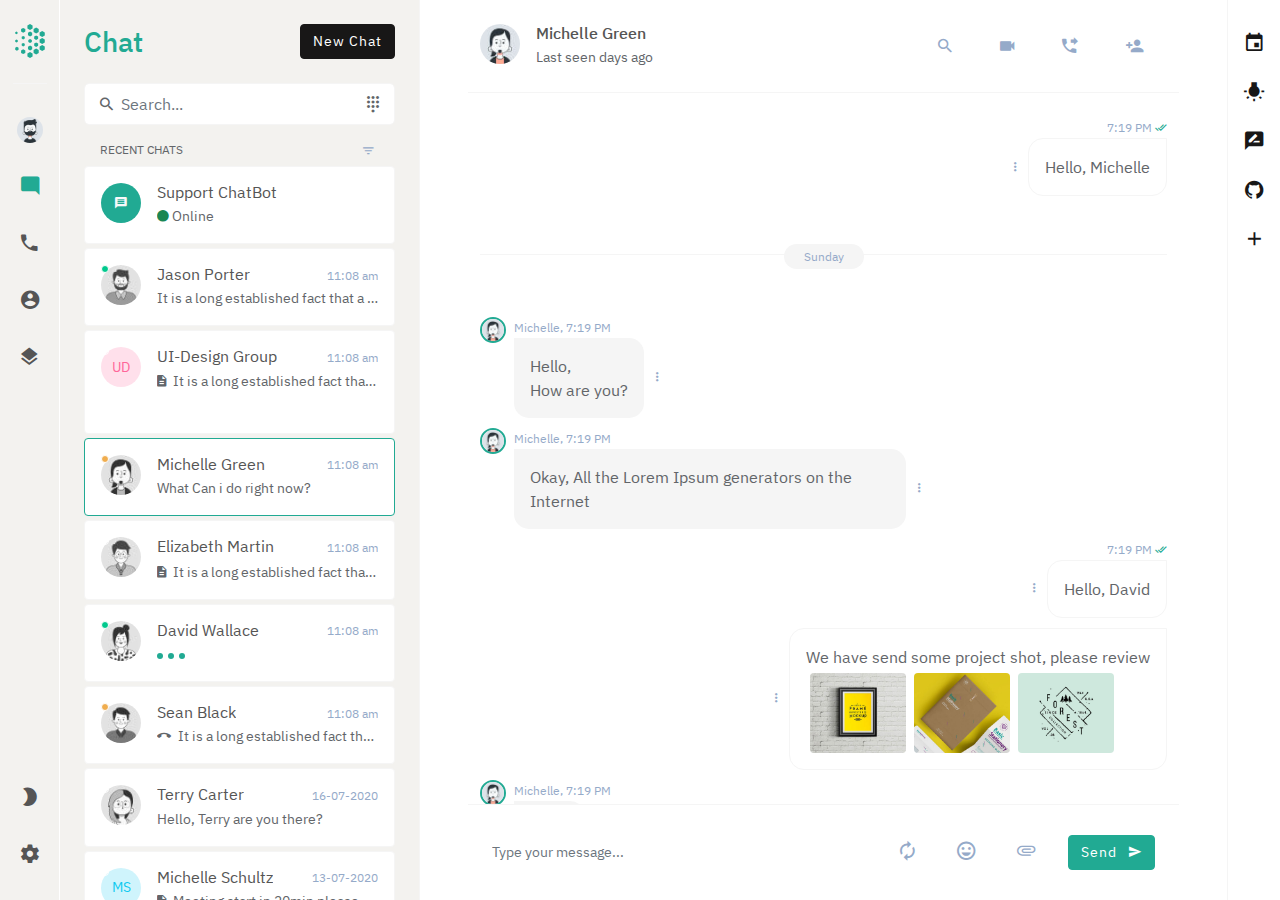
<file: web-page/single-chat-2.html>
<!DOCTYPE html>
<html lang="en">
<meta charset="utf-8">
<meta http-equiv="X-UA-Compatible" content="IE=Edge">
<meta name="viewport" content="width=device-width, initial-scale=1, shrink-to-fit=no">
<meta name="description" content="Responsive Bootstrap 4 and web Application ui kit.">
<title>::PostMan::Chat Application</title>
<link rel="icon" href="https://www.92ui.net.com/2021/2/yxh1x9666/favicon.ico" type="image/x-icon">
<link rel="stylesheet" href="static/css/material-design-iconic-font.min.css">
<link rel="stylesheet" href="static/css/bootstrap-datepicker.min.css">
<link rel="stylesheet" href="static/css/style.min.css">
<body>
<div id="layout" class="theme-cyan">
    <div class="navigation navbar justify-content-center py-xl-4 py-md-3 py-0 px-3"><a href="index.html" title="Postman"
                                                                                       class="brand">
        <svg xmlns="http://www.w3.org/2000/svg" viewbox="0 0 46 46" fill="none">
            <g id="logo-icon-color">
                <path id="Vector"
                      d="M26.4966 6.01307V2.00436L22.9746 0L19.5029 2.00436V6.01307L22.9746 8.01743L26.4966 6.01307Z"
                      fill="#4539CF"></path>
                <path id="Vector_2"
                      d="M34.7989 10.8235V6.81477L31.3272 4.81042L27.8555 6.81477V10.8235L31.3272 12.8279L34.7989 10.8235Z"
                      fill="#4539CF"></path>
                <path id="Vector_3"
                      d="M43 15.4837V11.4749L39.5283 9.47058L36.0063 11.4749V15.4837L39.5283 17.488L43 15.4837Z"
                      fill="#4539CF"></path>
                <path id="Vector_4"
                      d="M43 25.0043V20.9956L39.5283 18.9913L36.0063 20.9956V25.0043L39.5283 27.0087L43 25.0043Z"
                      fill="#4539CF"></path>
                <path id="Vector_5"
                      d="M33.9935 19.9935V16.9368L31.3269 15.4336L28.6602 16.9368V19.9935L31.3269 21.5469L33.9935 19.9935Z"
                      fill="#4539CF"></path>
                <path id="Vector_6"
                      d="M33.9935 29.5142V26.4575L31.3269 24.9041L28.6602 26.4575V29.5142L31.3269 31.0174L33.9935 29.5142Z"
                      fill="#4539CF"></path>
                <path id="Vector_7"
                      d="M15.931 19.6928V17.2876L13.8178 16.085L11.7549 17.2876V19.6928L13.8178 20.8453L15.931 19.6928Z"
                      fill="#4539CF"></path>
                <path id="Vector_8"
                      d="M15.931 29.1634V26.7582L13.8178 25.5555L11.7549 26.7582V29.1634L13.8178 30.366L15.931 29.1634Z"
                      fill="#4539CF"></path>
                <path id="Vector_9"
                      d="M6.4717 24.0022V21.9978L4.76101 20.9956L3 21.9978V24.0022L4.76101 25.0044L6.4717 24.0022Z"
                      fill="#4539CF"></path>
                <path id="Vector_10"
                      d="M43 34.4749V30.4662L39.5283 28.4619L36.0063 30.4662V34.4749L39.5283 36.4793L43 34.4749Z"
                      fill="#4539CF"></path>
                <path id="Vector_11"
                      d="M25.9433 15.1329V11.8758L23.1257 10.2222L20.2578 11.8758V15.1329L23.1257 16.7865L25.9433 15.1329Z"
                      fill="#4539CF"></path>
                <path id="Vector_12"
                      d="M25.9433 34.1242V30.8671L23.1257 29.2135L20.2578 30.8671V34.1242L23.1257 35.7778L25.9433 34.1242Z"
                      fill="#4539CF"></path>
                <path id="Vector_13"
                      d="M25.4908 24.3529V21.597L23.126 20.244L20.7109 21.597V24.3529L23.126 25.756L25.4908 24.3529Z"
                      fill="#4539CF"></path>
                <path id="Vector_14"
                      d="M34.7989 39.1852V35.1765L31.3272 33.1721L27.8555 35.1765V39.1852L31.3272 41.1896L34.7989 39.1852Z"
                      fill="#4539CF"></path>
                <path id="Vector_15"
                      d="M16.6856 10.2222V6.91507L13.8176 5.26147L10.9497 6.91507V10.2222L13.8176 11.8257L16.6856 10.2222Z"
                      fill="#4539CF"></path>
                <path id="Vector_16"
                      d="M6.22013 12.9782V11.1242L4.61006 10.1721L3 11.1242V12.9782L4.61006 13.9303L6.22013 12.9782Z"
                      fill="#4539CF"></path>
                <path id="Vector_17"
                      d="M26.4966 43.9956V39.9868L22.9746 37.9825L19.5029 39.9868V43.9956L22.9746 45.9999L26.4966 43.9956Z"
                      fill="#4539CF"></path>
                <path id="Vector_18"
                      d="M16.6856 39.0849V35.7777L13.8176 34.1241L10.9497 35.7777V39.0849L13.8176 40.7385L16.6856 39.0849Z"
                      fill="#4539CF"></path>
                <path id="Vector_19"
                      d="M7.5283 34.8257V32.22L5.26415 30.9172L3 32.22V34.8257L5.26415 36.1285L7.5283 34.8257Z"
                      fill="#4539CF"></path>
            </g>
        </svg>
    </a>
        <div class="nav flex-md-column nav-pills flex-grow-1" role="tablist" aria-orientation="vertical"><a
                class="mb-xl-3 mb-md-2 nav-link" data-toggle="pill" href="#nav-tab-user" role="tab"><img
                src="static/picture/user.png" class="avatar sm rounded-circle" alt="user avatar"></a><a
                class="mb-xl-3 mb-md-2 nav-link active" data-toggle="pill" href="#nav-tab-chat" role="tab"><i
                class="zmdi zmdi-comment-alt"></i></a><a class="mb-xl-3 mb-md-2 nav-link" data-toggle="pill"
                                                         href="#nav-tab-phone" role="tab"><i
                class="zmdi zmdi-phone"></i></a><a class="mb-xl-3 mb-md-2 nav-link" data-toggle="pill"
                                                   href="#nav-tab-contact" role="tab"><i
                class="zmdi zmdi-account-circle"></i></a><a
                class="mb-xl-3 mb-md-2 nav-link d-none d-sm-block flex-grow-1" data-toggle="pill" href="#nav-tab-pages"
                role="tab"><i class="zmdi zmdi-layers"></i></a><a class="mt-xl-3 mt-md-2 nav-link light-dark-toggle"
                                                                  href="javascript:void(0);"><i
                class="zmdi zmdi-brightness-2"></i><input class="light-dark-btn" type="checkbox"></a><a
                class="mt-xl-3 mt-md-2 nav-link d-none d-sm-block" href="settings.html" role="tab"><i
                class="zmdi zmdi-settings"></i></a></div>
        <button type="submit" class="btn sidebar-toggle-btn shadow-sm"><i class="zmdi zmdi-menu"></i></button>
    </div>
    <div class="sidebar border-end py-xl-4 py-3 px-xl-4 px-3">
        <div class="tab-content">
            <div class="tab-pane fade" id="nav-tab-user" role="tabpanel">
                <div class="d-flex justify-content-between align-items-center mb-4"><h3 class="mb-0 text-primary">
                    Profile</h3>
                    <div><a href="signin.html" title="" class="btn btn-dark">Sign Out</a></div>
                </div>
                <div class="form-group input-group-lg search mb-3"><i class="zmdi zmdi-search"></i><i
                        class="zmdi zmdi-dialpad"></i><input type="text" class="form-control" placeholder="Search...">
                </div>
                <div class="card border-0 text-center pt-3 mb-4">
                    <div class="card-body">
                        <div class="card-user-avatar"><img src="static/picture/user.png" alt="avatar">
                            <button type="button" class="btn btn-secondary btn-sm"><i class="zmdi zmdi-edit"></i>
                            </button>
                        </div>
                        <div class="card-user-detail mt-4"><h5>Michelle Green</h5><span class="text-muted"><a
                                href="javascript:;" class="__cf_email__"
                                data-cfemail="6e03070d060b02020b40091c0b0b002e09030f0702400d0103">[email&#160;protected]</a></span>
                            <p>+14 123 456 789 - New york(USA)</p>
                            <div class="social"><a class="icon p-2" href="#" data-toggle="tooltip" title="Facebook"><i
                                    class="zmdi zmdi-facebook-box"></i></a><a class="icon p-2" href="#"
                                                                              data-toggle="tooltip" title="Github"><i
                                    class="zmdi zmdi-github-box"></i></a><a class="icon p-2" href="#"
                                                                            data-toggle="tooltip" title="Linkedin"><i
                                    class="zmdi zmdi-linkedin-box"></i></a><a class="icon p-2" href="#"
                                                                              data-toggle="tooltip" title="Instagram"><i
                                    class="zmdi zmdi-instagram"></i></a></div>
                        </div>
                    </div>
                </div>
                <div class="card border-0">
                    <ul class="list-group custom list-group-flush">
                        <li class="list-group-item d-flex justify-content-between align-items-center">
                            <span>Color scheme</span>
                            <ul class="choose-skin list-unstyled mb-0">
                                <li data-theme="indigo" data-toggle="tooltip" title="Theme-Indigo">
                                    <div class="indigo"></div>
                                </li>
                                <li class="active" data-theme="cyan" data-toggle="tooltip" title="Theme-Cyan">
                                    <div class="cyan"></div>
                                </li>
                                <li data-theme="green" data-toggle="tooltip" title="Theme-Green">
                                    <div class="green"></div>
                                </li>
                                <li data-theme="blush" data-toggle="tooltip" title="Theme-Blush">
                                    <div class="blush"></div>
                                </li>
                                <li data-theme="dark" data-toggle="tooltip" title="Theme-Dark">
                                    <div class="dark"></div>
                                </li>
                            </ul>
                        </li>
                        <li class="list-group-item d-flex justify-content-between align-items-center"><span>Desktop notifications</span><label
                                class="c_checkbox"><input type="checkbox" checked=""><span
                                class="checkmark"></span></label></li>
                        <li class="list-group-item d-flex justify-content-between align-items-center"><span>Sound notifications</span><label
                                class="c_checkbox"><input type="checkbox"><span class="checkmark"></span></label></li>
                        <li class="list-group-item border-0 mt-2"><a class="link" href="#"><i
                                class="zmdi zmdi-chevron-right me-2"></i>Need Help? Let's chat</a>
                        </li>
                        <li class="list-group-item border-0">
                            <a class="link" href="#"><i class="zmdi zmdi-chevron-right me-2"></i> Knowledgebase</a>
                        </li>
                        <li class="list-group-item border-0">
                            <a class="link" href="#"><i class="zmdi zmdi-chevron-right me-2"></i> english (United
                                States)</a>
                        </li>
                        <li class="list-group-item mb-2">
                            <a class="link" href="#"><i class="zmdi zmdi-chevron-right me-2"></i> Browser & App Sessions</a>
                        </li>
                    </ul>
                    <div class="card-body text-center border-top">
                        <button type="button" class="btn btn-secondary">Update Profile</button>
                    </div>
                </div>
            </div>
            <div class="tab-pane fade show active" id="nav-tab-chat" role="tabpanel">
                <div class="d-flex justify-content-between align-items-center mb-4">
                    <h3 class="mb-0 text-primary">Chat</h3>
                    <div>
                        <button class="btn btn-dark" type="button">New Chat</button>
                    </div>
                </div>
                <div class="form-group input-group-lg search mb-3">
                    <i class="zmdi zmdi-search"></i>
                    <i class="zmdi zmdi-dialpad"></i>
                    <input type="text" class="form-control" placeholder="Search...">
                </div>
                <ul class="chat-list">
                    <li class="header d-flex justify-content-between ps-3 pe-3 mb-1">
                        <span>RECENT CHATS</span>
                        <div class="dropdown">
                            <a class="btn btn-link px-1 py-0 border-0 text-muted dropdown-toggle" href="#" role="button"
                               data-toggle="dropdown" aria-haspopup="true" aria-expanded="false"><i
                                    class="zmdi zmdi-filter-list"></i></a>
                            <div class="dropdown-menu dropdown-menu-right">
                                <a class="dropdown-item" href="#">Action</a>
                                <a class="dropdown-item" href="#">Another action</a>
                                <a class="dropdown-item" href="#">Something else here</a>
                            </div>
                        </div>
                    </li>
                    <li>
                        <a href="bot-chat.html" class="card">
                            <div class="card-body">
                                <div class="media">
                                    <div class="avatar me-3">
                                        <div class="avatar rounded-circle no-image bg-primary text-light">
                                            <span><i class="zmdi zmdi-comment-text"></i></span>
                                        </div>
                                    </div>
                                    <div class="media-body overflow-hidden">
                                        <div class="d-flex align-items-center mb-1">
                                            <h6 class="text-truncate mb-0 me-auto">Support ChatBot</h6>
                                        </div>
                                        <div class="text-truncate">
                                            <i class="zmdi zmdi-circle text-success"></i> Online
                                        </div>
                                    </div>
                                </div>
                            </div>
                        </a>
                    </li>
                    <li class="online">
                        <div class="hover_action">
                            <button type="button" class="btn btn-link text-info"><i class="zmdi zmdi-eye"></i></button>
                            <button type="button" class="btn btn-link text-warning"><i class="zmdi zmdi-star"></i>
                            </button>
                            <button type="button" class="btn btn-link text-danger"><i class="zmdi zmdi-delete"></i>
                            </button>
                        </div>
                        <a href="single-chat.html" class="card">
                            <div class="card-body">
                                <div class="media">
                                    <div class="avatar me-3">
                                        <span class="status rounded-circle"></span>
                                        <img class="avatar rounded-circle" src="static/picture/avatar5.jpg"
                                             alt="avatar">
                                    </div>
                                    <div class="media-body overflow-hidden">
                                        <div class="d-flex align-items-center mb-1">
                                            <h6 class="text-truncate mb-0 me-auto">Jason Porter</h6>
                                            <p class="small text-muted text-nowrap ms-4 mb-0">11:08 am</p>
                                        </div>
                                        <div class="text-truncate">It is a long established fact that a reader w...
                                        </div>
                                    </div>
                                </div>
                            </div>
                        </a>
                    </li>
                    <li>
                        <div class="hover_action">
                            <button type="button" class="btn btn-link text-info"><i class="zmdi zmdi-eye"></i></button>
                            <button type="button" class="btn btn-link text-warning"><i class="zmdi zmdi-star"></i>
                            </button>
                            <button type="button" class="btn btn-link text-danger"><i class="zmdi zmdi-delete"></i>
                            </button>
                        </div>
                        <a href="group-chat.html" class="card">
                            <div class="card-body">
                                <div class="media">
                                    <div class="avatar me-3">
                                        <span class="status rounded-circle"></span>
                                        <div class="avatar rounded-circle no-image timber">
                                            <span>UD</span>
                                        </div>
                                    </div>
                                    <div class="media-body overflow-hidden">
                                        <div class="d-flex align-items-center mb-1">
                                            <h6 class="text-truncate mb-0 me-auto">UI-Design Group</h6>
                                            <p class="small text-muted text-nowrap ms-4 mb-0">11:08 am</p>
                                        </div>
                                        <div class="text-truncate">
                                            <i class="zmdi zmdi-file-text me-1"></i> It is a long established fact that
                                            a reader w...
                                            <div class="avatar-list avatar-list-stacked mt-1">
                                                <img class="avatar xs rounded" src="static/picture/avatar5.jpg"
                                                     data-toggle="tooltip" data-placement="top" title="Sean">
                                                <img class="avatar xs rounded" src="static/picture/avatar6.jpg"
                                                     data-toggle="tooltip" data-placement="top" title="Martin">
                                                <img class="avatar xs rounded" src="static/picture/avatar1.jpg"
                                                     data-toggle="tooltip" data-placement="top" title="Terry">
                                                <img class="avatar xs rounded" src="static/picture/avatar4.jpg"
                                                     data-toggle="tooltip" data-placement="top" title="Michelle">
                                            </div>
                                        </div>
                                    </div>
                                </div>
                            </div>
                        </a>
                    </li>
                    <li class="away active">
                        <div class="hover_action">
                            <button type="button" class="btn btn-link text-info"><i class="zmdi zmdi-eye"></i></button>
                            <button type="button" class="btn btn-link text-warning"><i class="zmdi zmdi-star"></i>
                            </button>
                            <button type="button" class="btn btn-link text-danger"><i class="zmdi zmdi-delete"></i>
                            </button>
                        </div>
                        <a href="" class="card">
                            <div class="card-body">
                                <div class="media">
                                    <div class="avatar me-3">
                                        <span class="status rounded-circle"></span>
                                        <img class="avatar rounded-circle" src="static/picture/avatar1.jpg"
                                             alt="avatar">
                                    </div>
                                    <div class="media-body overflow-hidden">
                                        <div class="d-flex align-items-center mb-1">
                                            <h6 class="text-truncate mb-0 me-auto">Michelle Green</h6>
                                            <p class="small text-muted text-nowrap ms-4 mb-0">11:08 am</p>
                                        </div>
                                        <div class="text-truncate">What Can i do right now?</div>
                                    </div>
                                </div>
                            </div>
                        </a>
                    </li>
                    <li>
                        <div class="hover_action">
                            <button type="button" class="btn btn-link text-info"><i class="zmdi zmdi-eye"></i></button>
                            <button type="button" class="btn btn-link text-warning"><i class="zmdi zmdi-star"></i>
                            </button>
                            <button type="button" class="btn btn-link text-danger"><i class="zmdi zmdi-delete"></i>
                            </button>
                        </div>
                        <a href="#" class="card">
                            <div class="card-body">
                                <div class="media">
                                    <div class="avatar me-3">
                                        <span class="status rounded-circle"></span>
                                        <img class="avatar rounded-circle" src="static/picture/avatar2.jpg"
                                             alt="avatar">
                                    </div>
                                    <div class="media-body overflow-hidden">
                                        <div class="d-flex align-items-center mb-1">
                                            <h6 class="text-truncate mb-0 me-auto">Elizabeth Martin <span
                                                    class="badge badge-info">4</span></h6>
                                            <p class="small text-muted text-nowrap ms-4 mb-0">11:08 am</p>
                                        </div>
                                        <div class="text-truncate"><i class="zmdi zmdi-file-text me-1"></i> It is a long
                                            established fact that a reader w...
                                        </div>
                                    </div>
                                </div>
                            </div>
                        </a>
                    </li>
                    <li class="online">
                        <div class="hover_action">
                            <button type="button" class="btn btn-link text-info"><i class="zmdi zmdi-eye"></i></button>
                            <button type="button" class="btn btn-link text-warning"><i class="zmdi zmdi-star"></i>
                            </button>
                            <button type="button" class="btn btn-link text-danger"><i class="zmdi zmdi-delete"></i>
                            </button>
                        </div>
                        <a href="#" class="card">
                            <div class="card-body">
                                <div class="media">
                                    <div class="avatar me-3">
                                        <span class="status rounded-circle"></span>
                                        <img class="avatar rounded-circle" src="static/picture/avatar3.jpg"
                                             alt="avatar">
                                    </div>
                                    <div class="media-body overflow-hidden">
                                        <div class="d-flex align-items-center mb-1">
                                            <h6 class="text-truncate mb-0 me-auto">David Wallace</h6>
                                            <p class="small text-muted text-nowrap ms-4 mb-0">11:08 am</p>
                                        </div>
                                        <div class="text-truncate">
                                            <div class="wave">
                                                <span class="dot"></span>
                                                <span class="dot"></span>
                                                <span class="dot"></span>
                                            </div>
                                        </div>
                                    </div>
                                </div>
                            </div>
                        </a>
                    </li>
                    <li class="away">
                        <div class="hover_action">
                            <button type="button" class="btn btn-link text-info"><i class="zmdi zmdi-eye"></i></button>
                            <button type="button" class="btn btn-link text-warning"><i class="zmdi zmdi-star"></i>
                            </button>
                            <button type="button" class="btn btn-link text-danger"><i class="zmdi zmdi-delete"></i>
                            </button>
                        </div>
                        <a href="#" class="card">
                            <div class="card-body">
                                <div class="media">
                                    <div class="avatar me-3">
                                        <span class="status rounded-circle"></span>
                                        <img class="avatar rounded-circle" src="static/picture/avatar4.jpg"
                                             alt="avatar">
                                    </div>
                                    <div class="media-body overflow-hidden">
                                        <div class="d-flex align-items-center mb-1">
                                            <h6 class="text-truncate mb-0 me-auto">Sean Black</h6>
                                            <p class="small text-muted text-nowrap ms-4 mb-0">11:08 am</p>
                                        </div>
                                        <div class="text-truncate"><i class="zmdi zmdi-phone-end me-1"></i> It is a long
                                            established fact that a reader w...
                                        </div>
                                    </div>
                                </div>
                            </div>
                        </a>
                    </li>
                    <li>
                        <div class="hover_action">
                            <button type="button" class="btn btn-link text-info"><i class="zmdi zmdi-eye"></i></button>
                            <button type="button" class="btn btn-link text-warning"><i class="zmdi zmdi-star"></i>
                            </button>
                            <button type="button" class="btn btn-link text-danger"><i class="zmdi zmdi-delete"></i>
                            </button>
                        </div>
                        <a href="#" class="card">
                            <div class="card-body">
                                <div class="media">
                                    <div class="avatar me-3">
                                        <span class="status rounded-circle"></span>
                                        <img class="avatar rounded-circle" src="static/picture/avatar6.jpg"
                                             alt="avatar">
                                    </div>
                                    <div class="media-body overflow-hidden">
                                        <div class="d-flex align-items-center mb-1">
                                            <h6 class="text-truncate mb-0 me-auto">Terry Carter</h6>
                                            <p class="small text-muted text-nowrap ms-4 mb-0">16-07-2020</p>
                                        </div>
                                        <div class="text-truncate">Hello, Terry are you there?</div>
                                    </div>
                                </div>
                            </div>
                        </a>
                    </li>
                    <li>
                        <div class="hover_action">
                            <button type="button" class="btn btn-link text-info"><i class="zmdi zmdi-eye"></i></button>
                            <button type="button" class="btn btn-link text-warning"><i class="zmdi zmdi-star"></i>
                            </button>
                            <button type="button" class="btn btn-link text-danger"><i class="zmdi zmdi-delete"></i>
                            </button>
                        </div>
                        <a href="#" class="card">
                            <div class="card-body">
                                <div class="media">
                                    <div class="avatar me-3">
                                        <span class="status rounded-circle"></span>
                                        <div class="avatar rounded-circle no-image cyan">
                                            <span>MS</span>
                                        </div>
                                    </div>
                                    <div class="media-body overflow-hidden">
                                        <div class="d-flex align-items-center mb-1">
                                            <h6 class="text-truncate mb-0 me-auto">Michelle Schultz</h6>
                                            <p class="small text-muted text-nowrap ms-4 mb-0">13-07-2020</p>
                                        </div>
                                        <div class="text-truncate">
                                            <i class="zmdi zmdi-file-text me-1"></i> Meeting start in 20min please be
                                            ready...
                                        </div>
                                    </div>
                                </div>
                            </div>
                        </a>
                    </li>
                    <li>
                        <div class="hover_action">
                            <button type="button" class="btn btn-link text-info"><i class="zmdi zmdi-eye"></i></button>
                            <button type="button" class="btn btn-link text-warning"><i class="zmdi zmdi-star"></i>
                            </button>
                            <button type="button" class="btn btn-link text-danger"><i class="zmdi zmdi-delete"></i>
                            </button>
                        </div>
                        <a href="#" class="card">
                            <div class="card-body">
                                <div class="media">
                                    <div class="avatar me-3">
                                        <span class="status rounded-circle"></span>
                                        <div class="avatar rounded-circle no-image green">
                                            <span>RG</span>
                                        </div>
                                    </div>
                                    <div class="media-body overflow-hidden">
                                        <div class="d-flex align-items-center mb-1">
                                            <h6 class="text-truncate mb-0 me-auto">React Group</h6>
                                            <p class="small text-muted text-nowrap ms-4 mb-0">11:08 am</p>
                                        </div>
                                        <div class="text-truncate">
                                            It is a long established fact that a reader w...
                                            <div class="avatar-list avatar-list-stacked mt-1">
                                                <img class="avatar xs rounded" src="static/picture/avatar7.jpg"
                                                     data-toggle="tooltip" data-placement="top" title="Sean">
                                                <img class="avatar xs rounded" src="static/picture/avatar8.jpg"
                                                     data-toggle="tooltip" data-placement="top" title="Martin">
                                            </div>
                                        </div>
                                    </div>
                                </div>
                            </div>
                        </a>
                    </li>
                    <li>
                        <div class="hover_action">
                            <button type="button" class="btn btn-link text-info"><i class="zmdi zmdi-eye"></i></button>
                            <button type="button" class="btn btn-link text-warning"><i class="zmdi zmdi-star"></i>
                            </button>
                            <button type="button" class="btn btn-link text-danger"><i class="zmdi zmdi-delete"></i>
                            </button>
                        </div>
                        <a href="#" class="card">
                            <div class="card-body">
                                <div class="media">
                                    <div class="avatar me-3">
                                        <span class="status rounded-circle"></span>
                                        <img class="avatar rounded-circle" src="static/picture/avatar6.jpg"
                                             alt="avatar">
                                    </div>
                                    <div class="media-body overflow-hidden">
                                        <div class="d-flex align-items-center mb-1">
                                            <h6 class="text-truncate mb-0 me-auto">Terry Carter</h6>
                                            <p class="small text-muted text-nowrap ms-4 mb-0">16-07-2020</p>
                                        </div>
                                        <div class="text-truncate">Hello, Terry are you there?</div>
                                    </div>
                                </div>
                            </div>
                        </a>
                    </li>
                    <li>
                        <div class="hover_action">
                            <button type="button" class="btn btn-link text-info"><i class="zmdi zmdi-eye"></i></button>
                            <button type="button" class="btn btn-link text-warning"><i class="zmdi zmdi-star"></i>
                            </button>
                            <button type="button" class="btn btn-link text-danger"><i class="zmdi zmdi-delete"></i>
                            </button>
                        </div>
                        <a href="#" class="card">
                            <div class="card-body">
                                <div class="media">
                                    <div class="avatar me-3">
                                        <span class="status rounded-circle"></span>
                                        <div class="avatar rounded-circle no-image cyan">
                                            <span>MS</span>
                                        </div>
                                    </div>
                                    <div class="media-body overflow-hidden">
                                        <div class="d-flex align-items-center mb-1">
                                            <h6 class="text-truncate mb-0 me-auto">Michelle Schultz</h6>
                                            <p class="small text-muted text-nowrap ms-4 mb-0">13-07-2020</p>
                                        </div>
                                        <div class="text-truncate">
                                            <i class="zmdi zmdi-file-text me-1"></i> Meeting start in 20min please be
                                            ready...
                                        </div>
                                    </div>
                                </div>
                            </div>
                        </a>
                    </li>
                </ul>
            </div>
            <div class="tab-pane fade" id="nav-tab-phone" role="tabpanel">
                <div class="d-flex justify-content-between align-items-center mb-4">
                    <h3 class="mb-0 text-primary">Call</h3>
                    <div>
                        <button class="btn btn-dark" type="button">New Call</button>
                    </div>
                </div>
                <div class="form-group input-group-lg search mb-3">
                    <i class="zmdi zmdi-search"></i>
                    <i class="zmdi zmdi-dialpad"></i>
                    <input type="text" class="form-control" placeholder="Search...">
                </div>
                <ul class="chat-list">
                    <li class="header d-flex justify-content-between ps-3 pe-3 mb-1">
                        <span>RECENT CALL</span>
                        <div class="dropdown">
                            <a class="btn btn-link px-1 py-0 border-0 text-muted dropdown-toggle" href="#" role="button"
                               data-toggle="dropdown" aria-haspopup="true" aria-expanded="false"></a>
                            <div class="dropdown-menu dropdown-menu-right">
                                <a class="dropdown-item" href="#">Action</a>
                                <a class="dropdown-item" href="#">Another action</a>
                                <a class="dropdown-item" href="#">Something else here</a>
                            </div>
                        </div>
                    </li>
                    <li>
                        <div class="hover_action">
                            <button type="button" class="btn btn-link text-info"><i class="zmdi zmdi-eye"></i></button>
                            <button type="button" class="btn btn-link text-warning"><i class="zmdi zmdi-star"></i>
                            </button>
                            <button type="button" class="btn btn-link text-danger"><i class="zmdi zmdi-delete"></i>
                            </button>
                        </div>
                        <a href="#" class="card">
                            <div class="card-body">
                                <div class="media">
                                    <div class="avatar me-3">
                                        <img class="avatar rounded-circle" src="static/picture/avatar10.jpg"
                                             alt="avatar">
                                    </div>
                                    <div class="media-body overflow-hidden">
                                        <div class="d-flex align-items-center mb-1">
                                            <h6 class="text-truncate mb-0 me-auto">Michelle Green</h6>
                                        </div>
                                        <div class="text-truncate">
                                            <i class="zmdi zmdi-phone-missed me-1"></i> Yesterday at 6:08 PM
                                        </div>
                                    </div>
                                </div>
                            </div>
                        </a>
                    </li>
                    <li>
                        <div class="hover_action">
                            <button type="button" class="btn btn-link text-info"><i class="zmdi zmdi-eye"></i></button>
                            <button type="button" class="btn btn-link text-warning"><i class="zmdi zmdi-star"></i>
                            </button>
                            <button type="button" class="btn btn-link text-danger"><i class="zmdi zmdi-delete"></i>
                            </button>
                        </div>
                        <a href="#" class="card">
                            <div class="card-body">
                                <div class="media">
                                    <div class="avatar me-3">
                                        <img class="avatar rounded-circle" src="static/picture/avatar9.jpg"
                                             alt="avatar">
                                    </div>
                                    <div class="media-body overflow-hidden">
                                        <div class="d-flex align-items-center mb-1">
                                            <h6 class="text-truncate mb-0 me-auto">Jane Hunt</h6>
                                        </div>
                                        <div class="text-truncate">
                                            <i class="zmdi zmdi-phone-missed me-1"></i> Yesterday at 6:08 PM
                                        </div>
                                    </div>
                                </div>
                            </div>
                        </a>
                    </li>
                    <li>
                        <div class="hover_action">
                            <button type="button" class="btn btn-link text-info"><i class="zmdi zmdi-eye"></i></button>
                            <button type="button" class="btn btn-link text-warning"><i class="zmdi zmdi-star"></i>
                            </button>
                            <button type="button" class="btn btn-link text-danger"><i class="zmdi zmdi-delete"></i>
                            </button>
                        </div>
                        <a href="#" class="card">
                            <div class="card-body">
                                <div class="media">
                                    <div class="avatar me-3">
                                        <img class="avatar rounded-circle" src="static/picture/avatar8.jpg"
                                             alt="avatar">
                                    </div>
                                    <div class="media-body overflow-hidden">
                                        <div class="d-flex align-items-center mb-1">
                                            <h6 class="text-truncate mb-0 me-auto">Susie Willis</h6>
                                        </div>
                                        <div class="text-truncate">
                                            <i class="zmdi zmdi-phone-missed me-1"></i> Yesterday at 6:08 PM
                                        </div>
                                    </div>
                                </div>
                            </div>
                        </a>
                    </li>
                    <li>
                        <div class="hover_action">
                            <button type="button" class="btn btn-link text-info"><i class="zmdi zmdi-eye"></i></button>
                            <button type="button" class="btn btn-link text-warning"><i class="zmdi zmdi-star"></i>
                            </button>
                            <button type="button" class="btn btn-link text-danger"><i class="zmdi zmdi-delete"></i>
                            </button>
                        </div>
                        <a href="#" class="card">
                            <div class="card-body">
                                <div class="media">
                                    <div class="avatar me-3">
                                        <img class="avatar rounded-circle" src="static/picture/avatar1.jpg"
                                             alt="avatar">
                                    </div>
                                    <div class="media-body overflow-hidden">
                                        <div class="d-flex align-items-center mb-1">
                                            <h6 class="text-truncate mb-0 me-auto">Marshall Nichols</h6>
                                        </div>
                                        <div class="text-truncate">
                                            <i class="zmdi zmdi-phone-forwarded me-1"></i> Yesterday at 6:08 PM
                                        </div>
                                    </div>
                                </div>
                            </div>
                        </a>
                    </li>
                    <li>
                        <div class="hover_action">
                            <button type="button" class="btn btn-link text-info"><i class="zmdi zmdi-eye"></i></button>
                            <button type="button" class="btn btn-link text-warning"><i class="zmdi zmdi-star"></i>
                            </button>
                            <button type="button" class="btn btn-link text-danger"><i class="zmdi zmdi-delete"></i>
                            </button>
                        </div>
                        <a href="#" class="card">
                            <div class="card-body">
                                <div class="media">
                                    <div class="avatar me-3">
                                        <img class="avatar rounded-circle" src="static/picture/avatar8.jpg"
                                             alt="avatar">
                                    </div>
                                    <div class="media-body overflow-hidden">
                                        <div class="d-flex align-items-center mb-1">
                                            <h6 class="text-truncate mb-0 me-auto">Jason Porter</h6>
                                        </div>
                                        <div class="text-truncate">
                                            <i class="zmdi zmdi-phone-missed me-1"></i> Yesterday at 6:08 PM
                                        </div>
                                    </div>
                                </div>
                            </div>
                        </a>
                    </li>
                    <li>
                        <div class="hover_action">
                            <button type="button" class="btn btn-link text-info"><i class="zmdi zmdi-eye"></i></button>
                            <button type="button" class="btn btn-link text-warning"><i class="zmdi zmdi-star"></i>
                            </button>
                            <button type="button" class="btn btn-link text-danger"><i class="zmdi zmdi-delete"></i>
                            </button>
                        </div>
                        <a href="#" class="card">
                            <div class="card-body">
                                <div class="media">
                                    <div class="avatar me-3">
                                        <img class="avatar rounded-circle" src="static/picture/avatar1.jpg"
                                             alt="avatar">
                                    </div>
                                    <div class="media-body overflow-hidden">
                                        <div class="d-flex align-items-center mb-1">
                                            <h6 class="text-truncate mb-0 me-auto">Darryl Day</h6>
                                        </div>
                                        <div class="text-truncate">
                                            <i class="zmdi zmdi-phone-forwarded me-1"></i> Yesterday at 6:08 PM
                                        </div>
                                    </div>
                                </div>
                            </div>
                        </a>
                    </li>
                </ul>
            </div>
            <div class="tab-pane fade" id="nav-tab-contact" role="tabpanel">
                <div class="d-flex justify-content-between align-items-center mb-4">
                    <h3 class="mb-0 text-primary">Contact</h3>
                    <div>
                        <button class="btn btn-dark" type="button" data-toggle="modal" data-target="#InviteFriends">
                            Invite Friends
                        </button>
                    </div>
                </div>
                <div class="form-group input-group-lg search mb-3">
                    <i class="zmdi zmdi-search"></i>
                    <i class="zmdi zmdi-dialpad"></i>
                    <input type="text" class="form-control" placeholder="Search...">
                </div>
                <ul class="chat-list">
                    <li class="header d-flex justify-content-between ps-3 pe-3 mb-1">
                        <span>A</span>
                        <div class="dropdown">
                            <a class="btn btn-link px-1 py-0 border-0 text-muted dropdown-toggle" href="#" role="button"
                               data-toggle="dropdown" aria-haspopup="true" aria-expanded="false"></a>
                            <div class="dropdown-menu dropdown-menu-right">
                                <a class="dropdown-item" href="#">Action</a>
                                <a class="dropdown-item" href="#">Another action</a>
                                <a class="dropdown-item" href="#">Something else here</a>
                            </div>
                        </div>
                    </li>
                    <li>
                        <div class="hover_action">
                            <button type="button" class="btn btn-link text-info"><i class="zmdi zmdi-eye"></i></button>
                            <button type="button" class="btn btn-link text-warning"><i class="zmdi zmdi-star"></i>
                            </button>
                            <button type="button" class="btn btn-link text-danger"><i class="zmdi zmdi-delete"></i>
                            </button>
                        </div>
                        <a href="#" class="card">
                            <div class="card-body">
                                <div class="media">
                                    <div class="avatar me-3">
                                        <img class="avatar rounded-circle" src="static/picture/avatar1.jpg"
                                             alt="avatar">
                                    </div>
                                    <div class="media-body overflow-hidden">
                                        <div class="d-flex align-items-center mb-1">
                                            <h6 class="text-truncate mb-0 me-auto">Amelia Green</h6>
                                        </div>
                                        <div class="text-truncate">
                                            last seen 2 hours ago
                                        </div>
                                    </div>
                                </div>
                            </div>
                        </a>
                    </li>
                    <li>
                        <div class="hover_action">
                            <button type="button" class="btn btn-link text-info"><i class="zmdi zmdi-eye"></i></button>
                            <button type="button" class="btn btn-link text-warning"><i class="zmdi zmdi-star"></i>
                            </button>
                            <button type="button" class="btn btn-link text-danger"><i class="zmdi zmdi-delete"></i>
                            </button>
                        </div>
                        <a href="#" class="card">
                            <div class="card-body">
                                <div class="media">
                                    <div class="avatar me-3">
                                        <img class="avatar rounded-circle" src="static/picture/avatar3.jpg"
                                             alt="avatar">
                                    </div>
                                    <div class="media-body overflow-hidden">
                                        <div class="d-flex align-items-center mb-1">
                                            <h6 class="text-truncate mb-0 me-auto">Ava Green</h6>
                                        </div>
                                        <div class="text-truncate">
                                            last seen 1 hours ago
                                        </div>
                                    </div>
                                </div>
                            </div>
                        </a>
                    </li>
                    <li class="header d-flex justify-content-between ps-3 pe-3 mb-1">
                        <span>C</span>
                    </li>
                    <li>
                        <div class="hover_action">
                            <button type="button" class="btn btn-link text-info"><i class="zmdi zmdi-eye"></i></button>
                            <button type="button" class="btn btn-link text-warning"><i class="zmdi zmdi-star"></i>
                            </button>
                            <button type="button" class="btn btn-link text-danger"><i class="zmdi zmdi-delete"></i>
                            </button>
                        </div>
                        <a href="#" class="card">
                            <div class="card-body">
                                <div class="media">
                                    <div class="avatar me-3">
                                        <img class="avatar rounded-circle" src="static/picture/avatar4.jpg"
                                             alt="avatar">
                                    </div>
                                    <div class="media-body overflow-hidden">
                                        <div class="d-flex align-items-center mb-1">
                                            <h6 class="text-truncate mb-0 me-auto">Charlotte Green</h6>
                                        </div>
                                        <div class="text-truncate">
                                            last seen 6 hours ago
                                        </div>
                                    </div>
                                </div>
                            </div>
                        </a>
                    </li>
                    <li>
                        <div class="hover_action">
                            <button type="button" class="btn btn-link text-info"><i class="zmdi zmdi-eye"></i></button>
                            <button type="button" class="btn btn-link text-warning"><i class="zmdi zmdi-star"></i>
                            </button>
                            <button type="button" class="btn btn-link text-danger"><i class="zmdi zmdi-delete"></i>
                            </button>
                        </div>
                        <a href="#" class="card">
                            <div class="card-body">
                                <div class="media">
                                    <div class="avatar me-3">
                                        <img class="avatar rounded-circle" src="static/picture/avatar5.jpg"
                                             alt="avatar">
                                    </div>
                                    <div class="media-body overflow-hidden">
                                        <div class="d-flex align-items-center mb-1">
                                            <h6 class="text-truncate mb-0 me-auto">Chloe Green</h6>
                                        </div>
                                        <div class="text-truncate">
                                            last seen 3 hours ago
                                        </div>
                                    </div>
                                </div>
                            </div>
                        </a>
                    </li>
                    <li>
                        <div class="hover_action">
                            <button type="button" class="btn btn-link text-info"><i class="zmdi zmdi-eye"></i></button>
                            <button type="button" class="btn btn-link text-warning"><i class="zmdi zmdi-star"></i>
                            </button>
                            <button type="button" class="btn btn-link text-danger"><i class="zmdi zmdi-delete"></i>
                            </button>
                        </div>
                        <a href="#" class="card">
                            <div class="card-body">
                                <div class="media">
                                    <div class="avatar me-3">
                                        <img class="avatar rounded-circle" src="static/picture/avatar6.jpg"
                                             alt="avatar">
                                    </div>
                                    <div class="media-body overflow-hidden">
                                        <div class="d-flex align-items-center mb-1">
                                            <h6 class="text-truncate mb-0 me-auto">Charles Green</h6>
                                        </div>
                                        <div class="text-truncate">
                                            last seen 2 hours ago
                                        </div>
                                    </div>
                                </div>
                            </div>
                        </a>
                    </li>
                    <li class="header d-flex justify-content-between ps-3 pe-3 mb-1">
                        <span>D</span>
                    </li>
                    <li>
                        <div class="hover_action">
                            <button type="button" class="btn btn-link text-info"><i class="zmdi zmdi-eye"></i></button>
                            <button type="button" class="btn btn-link text-warning"><i class="zmdi zmdi-star"></i>
                            </button>
                            <button type="button" class="btn btn-link text-danger"><i class="zmdi zmdi-delete"></i>
                            </button>
                        </div>
                        <a href="#" class="card">
                            <div class="card-body">
                                <div class="media">
                                    <div class="avatar me-3">
                                        <img class="avatar rounded-circle" src="static/picture/avatar4.jpg"
                                             alt="avatar">
                                    </div>
                                    <div class="media-body overflow-hidden">
                                        <div class="d-flex align-items-center mb-1">
                                            <h6 class="text-truncate mb-0 me-auto">David Green</h6>
                                        </div>
                                        <div class="text-truncate">
                                            last seen 6 hours ago
                                        </div>
                                    </div>
                                </div>
                            </div>
                        </a>
                    </li>
                    <li class="header d-flex justify-content-between ps-3 pe-3 mb-1">
                        <span>M</span>
                    </li>
                    <li>
                        <div class="hover_action">
                            <button type="button" class="btn btn-link text-info"><i class="zmdi zmdi-eye"></i></button>
                            <button type="button" class="btn btn-link text-warning"><i class="zmdi zmdi-star"></i>
                            </button>
                            <button type="button" class="btn btn-link text-danger"><i class="zmdi zmdi-delete"></i>
                            </button>
                        </div>
                        <a href="#" class="card">
                            <div class="card-body">
                                <div class="media">
                                    <div class="avatar me-3">
                                        <img class="avatar rounded-circle" src="static/picture/avatar8.jpg"
                                             alt="avatar">
                                    </div>
                                    <div class="media-body overflow-hidden">
                                        <div class="d-flex align-items-center mb-1">
                                            <h6 class="text-truncate mb-0 me-auto">Michael Green</h6>
                                        </div>
                                        <div class="text-truncate">
                                            last seen 6 hours ago
                                        </div>
                                    </div>
                                </div>
                            </div>
                        </a>
                    </li>
                    <li>
                        <div class="hover_action">
                            <button type="button" class="btn btn-link text-info"><i class="zmdi zmdi-eye"></i></button>
                            <button type="button" class="btn btn-link text-warning"><i class="zmdi zmdi-star"></i>
                            </button>
                            <button type="button" class="btn btn-link text-danger"><i class="zmdi zmdi-delete"></i>
                            </button>
                        </div>
                        <a href="#" class="card">
                            <div class="card-body">
                                <div class="media">
                                    <div class="avatar me-3">
                                        <img class="avatar rounded-circle" src="static/picture/avatar8.jpg"
                                             alt="avatar">
                                    </div>
                                    <div class="media-body overflow-hidden">
                                        <div class="d-flex align-items-center mb-1">
                                            <h6 class="text-truncate mb-0 me-auto">Mohammad</h6>
                                        </div>
                                        <div class="text-truncate">
                                            last seen 6 hours ago
                                        </div>
                                    </div>
                                </div>
                            </div>
                        </a>
                    </li>
                    <li class="header d-flex justify-content-between ps-3 pe-3 mb-1">
                        <span>T</span>
                    </li>
                    <li>
                        <div class="hover_action">
                            <button type="button" class="btn btn-link text-info"><i class="zmdi zmdi-eye"></i></button>
                            <button type="button" class="btn btn-link text-warning"><i class="zmdi zmdi-star"></i>
                            </button>
                            <button type="button" class="btn btn-link text-danger"><i class="zmdi zmdi-delete"></i>
                            </button>
                        </div>
                        <a href="#" class="card">
                            <div class="card-body">
                                <div class="media">
                                    <div class="avatar me-3">
                                        <img class="avatar rounded-circle" src="static/picture/avatar9.jpg"
                                             alt="avatar">
                                    </div>
                                    <div class="media-body overflow-hidden">
                                        <div class="d-flex align-items-center mb-1">
                                            <h6 class="text-truncate mb-0 me-auto">Tommy Green</h6>
                                        </div>
                                        <div class="text-truncate">
                                            last seen 6 hours ago
                                        </div>
                                    </div>
                                </div>
                            </div>
                        </a>
                    </li>
                </ul>
            </div>
            <div class="tab-pane fade" id="nav-tab-pages" role="tabpanel">
                <div class="d-flex justify-content-between align-items-center mb-4">
                    <h3 class="mb-0 text-primary">Pages</h3>
                </div>
                <div class="card border-0">
                    <ul class="list-group list-group-flush">
                        <li class="list-group-item border-0 mt-3">
                            <a class="link" href="signin.html"><i class="zmdi zmdi-label-alt me-2"></i> Sign in</a>
                        </li>
                        <li class="list-group-item border-0">
                            <a class="link" href="signup.html"><i class="zmdi zmdi-label-alt me-2"></i> Sign up</a>
                        </li>
                        <li class="list-group-item border-0">
                            <a class="link" href="password-reset.html"><i class="zmdi zmdi-label-alt me-2"></i> Reset
                                Password</a>
                        </li>
                        <li class="list-group-item border-0">
                            <a class="link" href="settings.html"><i class="zmdi zmdi-label-alt me-2"></i> Settings</a>
                        </li>
                        <li class="list-group-item border-0">
                            <a class="link" href="single-chat.html"><i class="zmdi zmdi-label-alt me-2"></i> Single Chat
                                Room</a>
                        </li>
                        <li class="list-group-item border-0">
                            <a class="link" href="group-chat.html"><i class="zmdi zmdi-label-alt me-2"></i> Group Chat
                                Room</a>
                        </li>
                        <li class="list-group-item border-0">
                            <a class="link" href="audio-call.html"><i class="zmdi zmdi-label-alt me-2"></i> Audio Call
                                Room</a>
                        </li>
                        <li class="list-group-item border-0">
                            <a class="link" href="video-call.html"><i class="zmdi zmdi-label-alt me-2"></i> Video Call
                                Room</a>
                        </li>
                        <li class="list-group-item mb-3">
                            <a class="link" href=""><i class="zmdi zmdi-label-alt me-2"></i> Documentation</a>
                        </li>
                    </ul>
                </div>
            </div>
        </div>
    </div>
    <div class="rightbar d-none d-md-block">
        <div class="nav flex-column nav-pills border-start py-xl-4 py-3 h-100">
            <a class="nav-link mb-2 text-center rightbar-link" data-toggle="pill" href="#tab-calendar"><i
                    class="zmdi zmdi-calendar"></i></a>
            <a class="nav-link mb-2 text-center rightbar-link" data-toggle="pill" href="#tab-note"><i
                    class="zmdi zmdi-lamp"></i></a>
            <a class="nav-link mb-2 text-center rightbar-link" data-toggle="pill" href="#tab-task"><i
                    class="zmdi zmdi-comment-edit"></i></a>
            <a class="nav-link mb-2 text-center rightbar-link" data-toggle="pill" href="#tab-github"><i
                    class="zmdi zmdi-github"></i></a>
            <a class="nav-link mb-2 text-center" href="#"><i class="zmdi zmdi-plus"></i></a>
        </div>
        <div class="tab-content py-xl-4 py-3 px-xl-4 px-3">
            <div class="tab-pane fade" id="tab-calendar" role="tabpanel">
                <div class="header border-bottom pb-4 d-flex justify-content-between">
                    <div>
                        <h6 class="mb-0 font-weight-bold">Calendar</h6>
                        <span class="text-muted">Update your profile details</span>
                    </div>
                    <div>
                        <button class="btn btn-link close-sidebar text-muted" type="button"><i
                                class="zmdi zmdi-close"></i></button>
                    </div>
                </div>
                <div class="body mt-4">
                    <div id="mini-calendar"></div>
                </div>
            </div>
            <div class="tab-pane fade" id="tab-note" role="tabpanel">
                <div class="header border-bottom pb-4 d-flex justify-content-between">
                    <div>
                        <h6 class="mb-0 font-weight-bold">My Notes</h6>
                        <span class="text-muted">Update your profile details</span>
                    </div>
                    <div>
                        <button class="btn btn-link close-sidebar text-muted" type="button"><i
                                class="zmdi zmdi-close"></i></button>
                    </div>
                </div>
                <div class="body mt-4">
                    <div class="add-note">
                        <form>
                            <div class="input-group mb-2">
                                <textarea rows="3" class="form-control" placeholder="Enter a note here.."></textarea>
                            </div>
                            <button type="submit" class="btn btn-primary addnote">Add</button>
                        </form>
                        <ul class="list-unstyled mt-4">
                            <li class="card border-0 mb-2">
                                <span>It is a long established fact that a reader will be distracted by the readable content of a page when looking at its layout.</span>
                                <button class="btn btn-sm btn-link"><i class="zmdi zmdi-delete text-danger"></i>
                                </button>
                            </li>
                            <li class="card border-0 mb-2">
                                <span>Contrary to popular belief, Lorem Ipsum is not simply random text.</span>
                                <button class="btn btn-sm btn-link"><i class="zmdi zmdi-delete text-danger"></i>
                                </button>
                            </li>
                        </ul>
                    </div>
                </div>
            </div>
            <div class="tab-pane fade" id="tab-task" role="tabpanel">
                <div class="header border-bottom pb-4 d-flex justify-content-between">
                    <div>
                        <h6 class="mb-0 font-weight-bold">My Task List</h6>
                        <span class="text-muted">Update your profile details</span>
                    </div>
                    <div>
                        <button class="btn btn-link close-sidebar text-muted" type="button"><i
                                class="zmdi zmdi-close"></i></button>
                    </div>
                </div>
                <div class="body mt-4">
                    <div class="todo-list">
                        <ul class="list-unstyled todo-list-items">
                            <li>
                                <label class="c_checkbox">
                                    <input type="checkbox">
                                    <span class="checkmark"></span>
                                    <span class="ms-2">Update new code on github</span>
                                </label>
                                <button class="btn btn-sm btn-link" type="submit"><i class="zmdi zmdi-delete"></i>
                                </button>
                            </li>
                            <li>
                                <label class="c_checkbox">
                                    <input type="checkbox">
                                    <span class="checkmark"></span>
                                    <span class="ms-2">Meeting with design team and updates</span>
                                </label>
                                <button class="btn btn-sm btn-link" type="submit"><i class="zmdi zmdi-delete"></i>
                                </button>
                            </li>
                            <li>
                                <label class="c_checkbox">
                                    <input type="checkbox">
                                    <span class="checkmark"></span>
                                    <span class="ms-2">Send project zip file to developer</span>
                                </label>
                                <button class="btn btn-sm btn-link" type="submit"><i class="zmdi zmdi-delete"></i>
                                </button>
                            </li>
                            <li>
                                <label class="c_checkbox">
                                    <input type="checkbox">
                                    <span class="checkmark"></span>
                                    <span class="ms-2">Create new design psd for onepage</span>
                                </label>
                                <button class="btn btn-sm btn-link" type="submit"><i class="zmdi zmdi-delete"></i>
                                </button>
                            </li>
                        </ul>
                        <form class="add-items">
                            <div class="input-group mb-2">
                                <textarea rows="3" class="form-control"
                                          placeholder="What do you need to do today?"></textarea>
                            </div>
                            <button class="add btn btn-primary" type="submit">Add to List</button>
                        </form>
                    </div>
                </div>
            </div>
            <div class="tab-pane fade" id="tab-github" role="tabpanel">
                <div class="header border-bottom pb-4 d-flex justify-content-between">
                    <div>
                        <h6 class="mb-0 font-weight-bold">My Github Activity</h6>
                        <span class="text-muted">puffintheme</span>
                    </div>
                    <div>
                        <button class="btn btn-link close-sidebar text-muted" type="button"><i
                                class="zmdi zmdi-close"></i></button>
                    </div>
                </div>
                <div class="body mt-4">
                    <div class="card mb-4">
                        <div class="card-body">
                            <div class="row align-items-center">
                                <div class="col">
                                    <div class="d-flex align-items-center">
                                        <img src="static/picture/avatar6.jpg" data-toggle="tooltip" title=""
                                             alt="Avatar" class="rounded-circle avatar"
                                             data-original-title="Avatar Name">
                                        <div class="ms-3">
                                            <a href="#" title="">Michelle Green</a>
                                            <p class="mb-0"><a href="javascript:;" class="__cf_email__"
                                                               data-cfemail="b7daded4dfd2dbdbd299d0c5d2d2d9f7d2cfd6dac7dbd299d4d8da">[email&#160;protected]</a>
                                            </p>
                                        </div>
                                    </div>
                                </div>
                                <div class="col-auto">
                                    <div class="dropdown">
                                        <a href="#" class="btn btn-link btn-sm dropdown-toggle" role="button"
                                           data-toggle="dropdown" aria-haspopup="true" data-expanded="false">
                                            <i class="zmdi zmdi-more-vert zmdi-hc-lg"></i>
                                        </a>
                                        <div class="dropdown-menu dropdown-menu-right">
                                            <a href="#!" class="dropdown-item">Action</a>
                                            <a href="#!" class="dropdown-item">Another action</a>
                                            <a href="#!" class="dropdown-item">Something else here</a>
                                        </div>
                                    </div>
                                </div>
                            </div>
                            <div class="form-group mt-3 mb-3">
                                <textarea rows="3" class="form-control no-resize"
                                          placeholder="Please type what you want..."></textarea>
                            </div>
                            <div class="align-right">
                                <button class="btn btn-primary">Push</button>
                                <button class="btn btn-link"><i class="zmdi zmdi-attachment text-muted"></i></button>
                                <button class="btn btn-link"><i class="zmdi zmdi-camera text-muted"></i></button>
                                <button class="btn btn-link"><i class="zmdi zmdi-mood text-muted"></i></button>
                            </div>
                        </div>
                    </div>
                    <ol class="activity-feed p-0 ms-3 mb-0 pt-5">
                        <li class="feed-item d-flex mb-3 pl-lg-4 ps-3" data-content="" data-time="5 hours ago"
                            data-color="yellow">
                            <div class="card mb-3">
                                <div class="card-body">
                                    <input type="checkbox" id="expand_1" name="expand_1">
                                    <label for="expand_1" class="mb-0">
                                        <b>Request</b> code merge in git
                                    </label>
                                    <div class="feed-content">
                                        <p><b>comments</b> Lorem Ipsum is simply dummy text of the printing and
                                            typesetting industry.</p>
                                    </div>
                                </div>
                            </div>
                        </li>
                        <li class="feed-item d-flex mb-3 pl-lg-4 ps-3" data-content="" data-time="7 hours ago"
                            data-color="green">
                            <div class="card mb-3">
                                <div class="card-body">
                                    <input type="checkbox" id="expand_2" name="expand_2">
                                    <label for="expand_2" class="mb-0">
                                        <b>Update</b> React app login page code
                                    </label>
                                    <div class="feed-content">
                                        <p><b>comments</b> Lorem Ipsum is simply dummy text of the printing and
                                            typesetting industry.</p>
                                    </div>
                                </div>
                            </div>
                        </li>
                        <li class="feed-item d-flex mb-3 pl-lg-4 ps-3" data-content="" data-time="December 2020"
                            data-color="green">
                            <div class="card mb-3">
                                <div class="card-body">
                                    <input type="checkbox" id="expand_3" name="expand_3">
                                    <label for="expand_3" class="mb-0">
                                        2 contributions in private repositories
                                    </label>
                                    <div class="feed-content">
                                        <span><a href="#">puffintheme/Allima-v0.1</a> 12 commits</span>
                                    </div>
                                </div>
                            </div>
                        </li>
                        <li class="feed-item d-flex mb-3 pl-lg-4 ps-3" data-content="" data-time="December 2020"
                            data-color="dark">
                            <div class="card mb-3">
                                <div class="card-body">
                                    <input type="checkbox" id="expand_4" name="expand_4">
                                    <label for="expand_4" class="mb-0">
                                        <b>PostMan</b> Create a new project
                                    </label>
                                    <div class="feed-content">
                                        <h2>BOOM!</h2>
                                    </div>
                                </div>
                            </div>
                        </li>
                    </ol>
                </div>
            </div>
        </div>
    </div>
    <div class="main px-xl-5 px-lg-4 px-3">
        <div class="chat-body">
            <div class="chat-header border-bottom py-xl-4 py-md-3 py-2">
                <div class="container-xxl">
                    <div class="row align-items-center">
                        <div class="col-6 col-xl-4">
                            <div class="media">
                                <div class="me-3 show-user-detail">
                                    <span class="status rounded-circle"></span>
                                    <img class="avatar rounded-circle" src="static/picture/avatar1.jpg" alt="avatar">
                                </div>
                                <div class="media-body overflow-hidden">
                                    <div class="d-flex align-items-center mb-1">
                                        <h6 class="text-truncate mb-0 me-auto">Michelle Green</h6>
                                    </div>
                                    <div class="text-truncate">Last seen days ago</div>
                                </div>
                            </div>
                        </div>
                        <div class="col-6 col-xl-8 text-end">
                            <ul class="nav justify-content-end">
                                <li class="nav-item list-inline-item d-none d-md-block me-3">
                                    <a href="#" class="nav-link text-muted px-3" data-toggle="collapse"
                                       data-target="#chat-search-div" aria-expanded="true" title="Search this chat">
                                        <i class="zmdi zmdi-search zmdi-hc-lg"></i>
                                    </a>
                                </li>
                                <li class="nav-item list-inline-item d-none d-sm-block me-3">
                                    <a href="#" class="nav-link text-muted px-3" title="videocam">
                                        <i class="zmdi zmdi-videocam zmdi-hc-lg"></i>
                                    </a>
                                </li>
                                <li class="nav-item list-inline-item d-none d-sm-block me-3">
                                    <a href="#" class="nav-link text-muted px-3" title="Call">
                                        <i class="zmdi zmdi-phone-forwarded zmdi-hc-lg"></i>
                                    </a>
                                </li>
                                <li class="nav-item list-inline-item add-user-btn">
                                    <a href="#" class="nav-link text-muted px-3" title="Add Account">
                                        <i class="zmdi zmdi-account-add zmdi-hc-lg"></i>
                                    </a>
                                </li>
                                <li class="nav-item list-inline-item d-block d-sm-none px-3">
                                    <div class="dropdown">
                                        <a class="nav-link text-muted px-0" href="#" data-toggle="dropdown"
                                           aria-haspopup="true" aria-expanded="false">
                                            <i class="zmdi zmdi-more-vert zmdi-hc-lg"></i>
                                        </a>
                                        <div class="dropdown-menu dropdown-menu-right">
                                            <a class="dropdown-item" href="#">Search chat</a>
                                            <a class="dropdown-item" href="#">Attache Image</a>
                                            <a class="dropdown-item" href="#">Video call</a>
                                            <a class="dropdown-item" href="#">Call</a>
                                            <a class="dropdown-item" href="#">Add New</a>
                                        </div>
                                    </div>
                                </li>
                            </ul>
                        </div>
                    </div>
                </div>
            </div>
            <div class="collapse" id="chat-search-div">
                <div class="container-xxl py-2">
                    <div class="input-group">
                        <input type="text" class="form-control" placeholder="Find messages in current conversation">
                        <div class="input-group-append">
                            <span class="input-group-text text-muted">0 / 0</span>
                        </div>
                        <div class="input-group-append">
                            <button type="button" class="btn btn-secondary">Search</button>
                            <button type="button" class="btn btn-secondary dropdown-toggle dropdown-toggle-split"
                                    data-toggle="dropdown" aria-haspopup="true" aria-expanded="false">
                                <span class="sr-only">Toggle Dropdown</span>
                            </button>
                            <div class="dropdown-menu dropdown-menu-right shadow border-0">
                                <a class="dropdown-item" href="#">Action</a>
                                <a class="dropdown-item" href="#">Another action</a>
                                <a class="dropdown-item" href="#">Something else here</a>
                                <div role="separator" class="dropdown-divider"></div>
                                <a class="dropdown-item" href="#">Separated link</a>
                            </div>
                        </div>
                    </div>
                </div>
            </div>
            <div class="chat-content">
                <div class="container-xxl">
                    <ul class="list-unstyled py-4">
                        <li class="d-flex message right">
                            <div class="message-body">
                                <span class="date-time text-muted">7:19 PM <i
                                        class="zmdi zmdi-check-all text-primary"></i></span>
                                <div class="message-row d-flex align-items-center justify-content-end">
                                    <div class="dropdown">
                                        <a class="text-muted me-1 p-2 text-muted" href="#" data-toggle="dropdown"
                                           aria-haspopup="true" aria-expanded="false">
                                            <i class="zmdi zmdi-more-vert"></i>
                                        </a>
                                        <div class="dropdown-menu">
                                            <a class="dropdown-item" href="#">Edit</a>
                                            <a class="dropdown-item" href="#">Share</a>
                                            <a class="dropdown-item" href="#">Delete</a>
                                        </div>
                                    </div>
                                    <div class="message-content border p-3">
                                        Hello, Michelle
                                    </div>
                                </div>
                            </div>
                        </li>
                        <li class="d-flex message divider mt-xl-5 mt-md-3 mb-xl-5 mb-md-3">
                            <small class="text-muted">Sunday</small>
                        </li>
                        <li class="d-flex message">
                            <div class="mr-lg-3 me-2">
                                <img class="avatar sm rounded-circle" src="static/picture/avatar1.jpg" alt="avatar">
                            </div>
                            <div class="message-body">
                                <span class="date-time text-muted">Michelle, 7:19 PM</span>
                                <div class="message-row d-flex align-items-center">
                                    <div class="message-content p-3">
                                        Hello, <br> How are you?
                                    </div>
                                    <div class="dropdown">
                                        <a class="text-muted ms-1 p-2 text-muted" href="#" data-toggle="dropdown"
                                           aria-haspopup="true" aria-expanded="false">
                                            <i class="zmdi zmdi-more-vert"></i>
                                        </a>
                                        <div class="dropdown-menu dropdown-menu-right">
                                            <a class="dropdown-item" href="#">Edit</a>
                                            <a class="dropdown-item" href="#">Share</a>
                                            <a class="dropdown-item" href="#">Delete</a>
                                        </div>
                                    </div>
                                </div>
                            </div>
                        </li>
                        <li class="d-flex message">
                            <div class="mr-lg-3 me-2">
                                <img class="avatar sm rounded-circle" src="static/picture/avatar1.jpg" alt="avatar">
                            </div>
                            <div class="message-body">
                                <span class="date-time text-muted">Michelle, 7:19 PM</span>
                                <div class="message-row d-flex align-items-center">
                                    <div class="message-content p-3">
                                        Okay, All the Lorem Ipsum generators on the Internet
                                    </div>
                                    <div class="dropdown">
                                        <a class="text-muted ms-1 p-2 text-muted" href="#" data-toggle="dropdown"
                                           aria-haspopup="true" aria-expanded="false">
                                            <i class="zmdi zmdi-more-vert"></i>
                                        </a>
                                        <div class="dropdown-menu dropdown-menu-right">
                                            <a class="dropdown-item" href="#">Edit</a>
                                            <a class="dropdown-item" href="#">Share</a>
                                            <a class="dropdown-item" href="#">Delete</a>
                                        </div>
                                    </div>
                                </div>
                            </div>
                        </li>
                        <li class="d-flex message right">
                            <div class="message-body">
                                <span class="date-time text-muted">7:19 PM <i
                                        class="zmdi zmdi-check-all text-primary"></i></span>
                                <div class="message-row d-flex align-items-center justify-content-end">
                                    <div class="dropdown">
                                        <a class="text-muted me-1 p-2 text-muted" href="#" data-toggle="dropdown"
                                           aria-haspopup="true" aria-expanded="false">
                                            <i class="zmdi zmdi-more-vert"></i>
                                        </a>
                                        <div class="dropdown-menu">
                                            <a class="dropdown-item" href="#">Edit</a>
                                            <a class="dropdown-item" href="#">Share</a>
                                            <a class="dropdown-item" href="#">Delete</a>
                                        </div>
                                    </div>
                                    <div class="message-content border p-3">
                                        Hello, David
                                    </div>
                                </div>
                                <div class="message-row d-flex align-items-center justify-content-end">
                                    <div class="dropdown">
                                        <a class="text-muted me-1 p-2 text-muted" href="#" data-toggle="dropdown"
                                           aria-haspopup="true" aria-expanded="false">
                                            <i class="zmdi zmdi-more-vert"></i>
                                        </a>
                                        <div class="dropdown-menu">
                                            <a class="dropdown-item" href="#">Edit</a>
                                            <a class="dropdown-item" href="#">Share</a>
                                            <a class="dropdown-item" href="#">Delete</a>
                                        </div>
                                    </div>
                                    <div class="message-content border p-3">
                                        We have send some project shot, please review
                                        <div class="attachment right-file">
                                            <img class="rounded mt-1" src="static/picture/one-page-work-1.jpg" alt="">
                                            <img class="rounded mt-1" src="static/picture/one-page-work-2.jpg" alt="">
                                            <img class="rounded mt-1" src="static/picture/one-page-work-3.jpg" alt="">
                                        </div>
                                    </div>
                                </div>
                            </div>
                        </li>
                        <li class="d-flex message">
                            <div class="mr-lg-3 me-2">
                                <img class="avatar sm rounded-circle" src="static/picture/avatar1.jpg" alt="avatar">
                            </div>
                            <div class="message-body">
                                <span class="date-time text-muted">Michelle, 7:19 PM</span>
                                <div class="message-row d-flex align-items-center">
                                    <div class="message-content p-3">
                                        Okay,
                                    </div>
                                    <div class="dropdown">
                                        <a class="text-muted ms-1 p-2 text-muted" href="#" data-toggle="dropdown"
                                           aria-haspopup="true" aria-expanded="false">
                                            <i class="zmdi zmdi-more-vert"></i>
                                        </a>
                                        <div class="dropdown-menu dropdown-menu-right">
                                            <a class="dropdown-item" href="#">Edit</a>
                                            <a class="dropdown-item" href="#">Share</a>
                                            <a class="dropdown-item" href="#">Delete</a>
                                        </div>
                                    </div>
                                </div>
                                <div class="message-row d-flex align-items-center">
                                    <div class="message-content p-3">
                                        Contrary to popular belief, Lorem Ipsum is not simply random text. It has roots
                                        in a piece of classical Latin literature from 45 BC, making it over 2000 years
                                        old.
                                    </div>
                                    <div class="dropdown">
                                        <a class="text-muted ms-1 p-2 text-muted" href="#" data-toggle="dropdown"
                                           aria-haspopup="true" aria-expanded="false">
                                            <i class="zmdi zmdi-more-vert"></i>
                                        </a>
                                        <div class="dropdown-menu dropdown-menu-right">
                                            <a class="dropdown-item" href="#">Edit</a>
                                            <a class="dropdown-item" href="#">Share</a>
                                            <a class="dropdown-item" href="#">Delete</a>
                                        </div>
                                    </div>
                                </div>
                                <div class="message-row d-flex align-items-center">
                                    <div class="message-content p-3">
                                        <div class="attachment">
                                            <div class="media mt-2">
                                                <div class="avatar me-2">
                                                    <div class="avatar rounded no-image cyan">
                                                        <i class="zmdi zmdi-file"></i>
                                                    </div>
                                                </div>
                                                <div class="media-body overflow-hidden">
                                                    <h6 class="text-truncate mb-0">Design file.psd</h6>
                                                    <span class="file-size">22.5 mb</span>
                                                </div>
                                            </div>
                                        </div>
                                    </div>
                                    <div class="dropdown">
                                        <a class="text-muted ms-1 p-2 text-muted" href="#" data-toggle="dropdown"
                                           aria-haspopup="true" aria-expanded="false">
                                            <i class="zmdi zmdi-more-vert"></i>
                                        </a>
                                        <div class="dropdown-menu dropdown-menu-right">
                                            <a class="dropdown-item" href="#">Edit</a>
                                            <a class="dropdown-item" href="#">Share</a>
                                            <a class="dropdown-item" href="#">Delete</a>
                                        </div>
                                    </div>
                                </div>
                            </div>
                        </li>
                    </ul>
                </div>
            </div>
            <div class="chat-footer border-top py-xl-4 py-lg-2 py-2">
                <div class="container-xxl">
                    <div class="row">
                        <div class="col-12">
                            <div class="input-group align-items-center">
                                <input type="text" class="form-control border-0 pl-0"
                                       placeholder="Type your message...">
                                <div class="input-group-append d-none d-sm-block">
<span class="input-group-text border-0">
<button class="btn btn-sm btn-link text-muted" data-toggle="tooltip" title="Refresh" type="button"><i
        class="zmdi zmdi-refresh font-22"></i></button>
</span>
                                </div>
                                <div class="input-group-append">
<span class="input-group-text border-0">
<button class="btn btn-sm btn-link text-muted" data-toggle="tooltip" title="Smaily" type="button"><i
        class="zmdi zmdi-mood font-22"></i></button>
</span>
                                </div>
                                <div class="input-group-append">
<span class="input-group-text border-0">
<button class="btn btn-sm btn-link text-muted" data-toggle="tooltip" title="Attachment" type="button"><i
        class="zmdi zmdi-attachment font-22"></i></button>
</span>
                                </div>
                                <div class="input-group-append">
<span class="input-group-text border-0 pr-0">
<button type="submit" class="btn btn-primary">
<span class="d-none d-md-inline-block me-2">Send</span>
<i class="zmdi zmdi-mail-send"></i>
</button>
</span>
                                </div>
                            </div>
                        </div>
                    </div>
                </div>
            </div>
        </div>
        <div class="user-detail-sidebar py-xl-4 py-3 px-xl-4 px-3">
            <div class="d-flex flex-column">
                <div class="header border-bottom pb-4 d-flex justify-content-between">
                    <div>
                        <h6 class="mb-0 font-weight-bold">User Details</h6>
                        <span class="text-muted">Update your profile details</span>
                    </div>
                    <div>
                        <button class="btn btn-link text-muted close-chat-sidebar" type="button"><i
                                class="zmdi zmdi-close"></i></button>
                    </div>
                </div>
                <div class="body mt-4">
                    <div class="d-flex justify-content-center">
                        <div class="avatar xxl">
                            <img class="avatar xxl rounded-circle" src="static/picture/avatar51.jpg" alt="avatar">
                        </div>
                    </div>
                    <div class="text-center mt-3 mb-5">
                        <h5>Michelle Green</h5>
                        <span class="text-muted"><a href="javascript:;" class="__cf_email__"
                                                    data-cfemail="462b2f252e232a2a2368213423232806212b272f2a6825292b">[email&#160;protected]</a></span>
                        <p>+14 123 456 789 - New york (USA)</p>
                    </div>
                    <ul class="chat-list">
                        <li class="header d-flex justify-content-between ps-3 pe-3 mb-1">
                            <span>mutual friend</span>
                        </li>
                        <li>
                            <a href="#" class="card">
                                <div class="card-body">
                                    <div class="media">
                                        <div class="avatar me-3">
                                            <img class="avatar rounded-circle" src="static/picture/avatar1.jpg"
                                                 alt="avatar">
                                        </div>
                                        <div class="media-body overflow-hidden">
                                            <div class="d-flex align-items-center mb-1">
                                                <h6 class="text-truncate mb-0 me-auto">Michelle Green</h6>
                                            </div>
                                            <div class="text-truncate">+14 123 456 258</div>
                                        </div>
                                    </div>
                                </div>
                            </a>
                        </li>
                        <li>
                            <a href="#" class="card">
                                <div class="card-body">
                                    <div class="media">
                                        <div class="avatar me-3">
                                            <img class="avatar rounded-circle" src="static/picture/avatar2.jpg"
                                                 alt="avatar">
                                        </div>
                                        <div class="media-body overflow-hidden">
                                            <div class="d-flex align-items-center mb-1">
                                                <h6 class="text-truncate mb-0 me-auto">Jason Porter</h6>
                                            </div>
                                            <div class="text-truncate">+14 123 456 963</div>
                                        </div>
                                    </div>
                                </div>
                            </a>
                        </li>
                        <li>
                            <a href="#" class="card">
                                <div class="card-body">
                                    <div class="media">
                                        <div class="avatar me-3">
                                            <img class="avatar rounded-circle" src="static/picture/avatar3.jpg"
                                                 alt="avatar">
                                        </div>
                                        <div class="media-body overflow-hidden">
                                            <div class="d-flex align-items-center mb-1">
                                                <h6 class="text-truncate mb-0 me-auto">Elizabeth Martin</h6>
                                            </div>
                                            <div class="text-truncate">+14 123 456 753</div>
                                        </div>
                                    </div>
                                </div>
                            </a>
                        </li>
                    </ul>
                </div>
            </div>
        </div>
        <div class="addnew-user-sidebar py-xl-4 py-3 px-xl-4 px-3">
            <div class="d-flex flex-column">
                <div class="header border-bottom pb-4 d-flex justify-content-between">
                    <div>
                        <h6 class="mb-0 font-weight-bold">Add new member</h6>
                        <span class="text-muted">Update your profile details</span>
                    </div>
                    <div>
                        <button class="btn btn-link text-muted close-chat-sidebar" type="button"><i
                                class="zmdi zmdi-close"></i></button>
                    </div>
                </div>
                <div class="body mt-4">
                    <div class="form-group input-group-lg search mb-3">
                        <i class="zmdi zmdi-search"></i>
                        <input type="text" class="form-control" placeholder="Search...">
                    </div>
                    <ul class="chat-list">
                        <li class="header d-flex justify-content-between ps-3 pe-3 mb-1">
                            <span>A</span>
                            <div class="dropdown">
                                <a class="btn btn-link px-1 py-0 border-0 text-muted dropdown-toggle" href="#"
                                   role="button" data-toggle="dropdown" aria-haspopup="true" aria-expanded="false"></a>
                                <div class="dropdown-menu dropdown-menu-right">
                                    <a class="dropdown-item" href="#">Action</a>
                                    <a class="dropdown-item" href="#">Another action</a>
                                    <a class="dropdown-item" href="#">Something else here</a>
                                </div>
                            </div>
                        </li>
                        <li>
                            <div class="hover_action">
                                <button type="button" class="btn btn-link text-info"><i
                                        class="zmdi zmdi-plus-circle"></i></button>
                            </div>
                            <a href="#" class="card">
                                <div class="card-body">
                                    <div class="media">
                                        <div class="avatar me-3">
                                            <img class="avatar rounded-circle" src="static/picture/avatar1.jpg"
                                                 alt="avatar">
                                        </div>
                                        <div class="media-body overflow-hidden">
                                            <div class="d-flex align-items-center mb-1">
                                                <h6 class="text-truncate mb-0 me-auto">Amelia Green</h6>
                                            </div>
                                            <div class="text-truncate">
                                                last seen 2 hours ago
                                            </div>
                                        </div>
                                    </div>
                                </div>
                            </a>
                        </li>
                        <li>
                            <div class="hover_action">
                                <button type="button" class="btn btn-link text-info"><i
                                        class="zmdi zmdi-plus-circle"></i></button>
                            </div>
                            <a href="#" class="card">
                                <div class="card-body">
                                    <div class="media">
                                        <div class="avatar me-3">
                                            <img class="avatar rounded-circle" src="static/picture/avatar3.jpg"
                                                 alt="avatar">
                                        </div>
                                        <div class="media-body overflow-hidden">
                                            <div class="d-flex align-items-center mb-1">
                                                <h6 class="text-truncate mb-0 me-auto">Ava Green</h6>
                                            </div>
                                            <div class="text-truncate">
                                                last seen 1 hours ago
                                            </div>
                                        </div>
                                    </div>
                                </div>
                            </a>
                        </li>
                        <li class="header d-flex justify-content-between ps-3 pe-3 mb-1">
                            <span>C</span>
                        </li>
                        <li>
                            <div class="hover_action">
                                <button type="button" class="btn btn-link text-info"><i
                                        class="zmdi zmdi-plus-circle"></i></button>
                            </div>
                            <a href="#" class="card">
                                <div class="card-body">
                                    <div class="media">
                                        <div class="avatar me-3">
                                            <img class="avatar rounded-circle" src="static/picture/avatar4.jpg"
                                                 alt="avatar">
                                        </div>
                                        <div class="media-body overflow-hidden">
                                            <div class="d-flex align-items-center mb-1">
                                                <h6 class="text-truncate mb-0 me-auto">Charlotte Green</h6>
                                            </div>
                                            <div class="text-truncate">
                                                last seen 6 hours ago
                                            </div>
                                        </div>
                                    </div>
                                </div>
                            </a>
                        </li>
                        <li>
                            <div class="hover_action">
                                <button type="button" class="btn btn-link text-info"><i
                                        class="zmdi zmdi-plus-circle"></i></button>
                            </div>
                            <a href="#" class="card">
                                <div class="card-body">
                                    <div class="media">
                                        <div class="avatar me-3">
                                            <img class="avatar rounded-circle" src="static/picture/avatar5.jpg"
                                                 alt="avatar">
                                        </div>
                                        <div class="media-body overflow-hidden">
                                            <div class="d-flex align-items-center mb-1">
                                                <h6 class="text-truncate mb-0 me-auto">Chloe Green</h6>
                                            </div>
                                            <div class="text-truncate">
                                                last seen 3 hours ago
                                            </div>
                                        </div>
                                    </div>
                                </div>
                            </a>
                        </li>
                        <li>
                            <div class="hover_action">
                                <button type="button" class="btn btn-link text-info"><i
                                        class="zmdi zmdi-plus-circle"></i></button>
                            </div>
                            <a href="#" class="card">
                                <div class="card-body">
                                    <div class="media">
                                        <div class="avatar me-3">
                                            <img class="avatar rounded-circle" src="static/picture/avatar6.jpg"
                                                 alt="avatar">
                                        </div>
                                        <div class="media-body overflow-hidden">
                                            <div class="d-flex align-items-center mb-1">
                                                <h6 class="text-truncate mb-0 me-auto">Charles Green</h6>
                                            </div>
                                            <div class="text-truncate">
                                                last seen 2 hours ago
                                            </div>
                                        </div>
                                    </div>
                                </div>
                            </a>
                        </li>
                        <li class="header d-flex justify-content-between ps-3 pe-3 mb-1">
                            <span>D</span>
                        </li>
                        <li>
                            <div class="hover_action">
                                <button type="button" class="btn btn-link text-info"><i
                                        class="zmdi zmdi-plus-circle"></i></button>
                            </div>
                            <a href="#" class="card">
                                <div class="card-body">
                                    <div class="media">
                                        <div class="avatar me-3">
                                            <img class="avatar rounded-circle" src="static/picture/avatar4.jpg"
                                                 alt="avatar">
                                        </div>
                                        <div class="media-body overflow-hidden">
                                            <div class="d-flex align-items-center mb-1">
                                                <h6 class="text-truncate mb-0 me-auto">David Green</h6>
                                            </div>
                                            <div class="text-truncate">
                                                last seen 6 hours ago
                                            </div>
                                        </div>
                                    </div>
                                </div>
                            </a>
                        </li>
                        <li class="header d-flex justify-content-between ps-3 pe-3 mb-1">
                            <span>M</span>
                        </li>
                        <li>
                            <div class="hover_action">
                                <button type="button" class="btn btn-link text-info"><i
                                        class="zmdi zmdi-plus-circle"></i></button>
                            </div>
                            <a href="#" class="card">
                                <div class="card-body">
                                    <div class="media">
                                        <div class="avatar me-3">
                                            <img class="avatar rounded-circle" src="static/picture/avatar8.jpg"
                                                 alt="avatar">
                                        </div>
                                        <div class="media-body overflow-hidden">
                                            <div class="d-flex align-items-center mb-1">
                                                <h6 class="text-truncate mb-0 me-auto">Michael Green</h6>
                                            </div>
                                            <div class="text-truncate">
                                                last seen 6 hours ago
                                            </div>
                                        </div>
                                    </div>
                                </div>
                            </a>
                        </li>
                        <li>
                            <div class="hover_action">
                                <button type="button" class="btn btn-link text-info"><i
                                        class="zmdi zmdi-plus-circle"></i></button>
                            </div>
                            <a href="#" class="card">
                                <div class="card-body">
                                    <div class="media">
                                        <div class="avatar me-3">
                                            <img class="avatar rounded-circle" src="static/picture/avatar8.jpg"
                                                 alt="avatar">
                                        </div>
                                        <div class="media-body overflow-hidden">
                                            <div class="d-flex align-items-center mb-1">
                                                <h6 class="text-truncate mb-0 me-auto">Mohammad</h6>
                                            </div>
                                            <div class="text-truncate">
                                                last seen 6 hours ago
                                            </div>
                                        </div>
                                    </div>
                                </div>
                            </a>
                        </li>
                        <li class="header d-flex justify-content-between ps-3 pe-3 mb-1">
                            <span>T</span>
                        </li>
                        <li>
                            <div class="hover_action">
                                <button type="button" class="btn btn-link text-info"><i
                                        class="zmdi zmdi-plus-circle"></i></button>
                            </div>
                            <a href="#" class="card">
                                <div class="card-body">
                                    <div class="media">
                                        <div class="avatar me-3">
                                            <img class="avatar rounded-circle" src="static/picture/avatar9.jpg"
                                                 alt="avatar">
                                        </div>
                                        <div class="media-body overflow-hidden">
                                            <div class="d-flex align-items-center mb-1">
                                                <h6 class="text-truncate mb-0 me-auto">Tommy Green</h6>
                                            </div>
                                            <div class="text-truncate">
                                                last seen 6 hours ago
                                            </div>
                                        </div>
                                    </div>
                                </div>
                            </a>
                        </li>
                    </ul>
                </div>
            </div>
        </div>
    </div>
    <div class="modal fade" id="InviteFriends" tabindex="-1" aria-hidden="true">
        <div class="modal-dialog">
            <div class="modal-content">
                <div class="modal-header">
                    <h5 class="modal-title">Invite New Friends</h5>
                    <button type="button" class="close" data-dismiss="modal" aria-label="Close">
                        <span aria-hidden="true">&times;</span>
                    </button>
                </div>
                <div class="modal-body">
                    <form>
                        <div class="form-group">
                            <label>Email address</label>
                            <input type="email" class="form-control">
                            <small id="emailHelp" class="form-text text-muted">We'll never share your email with anyone
                                else.</small></div>
                    </form>
                    <div class="mt-5">
                        <button type="button" class="btn btn-primary">Send Invite</button>
                        <button type="button" class="btn btn-link" data-dismiss="modal">Close</button>
                    </div>
                </div>
            </div>
        </div>
    </div>
</div>
<script src="static/js/jquery-3.5.1.min.js" type="aa60b1fe72bd9539c6f5bd0e-text/javascript"></script>
<script src="static/js/bootstrap.bundle.min.js" type="aa60b1fe72bd9539c6f5bd0e-text/javascript"></script>
<script src="static/js/bootstrap-datepicker.min.js" type="aa60b1fe72bd9539c6f5bd0e-text/javascript"></script>
<script src="static/js/template.js" type="aa60b1fe72bd9539c6f5bd0e-text/javascript"></script>
<script src="static/js/rocket-loader.min.js" data-cf-settings="aa60b1fe72bd9539c6f5bd0e-|49" defer=""></script>
</body>
</html>
</file>
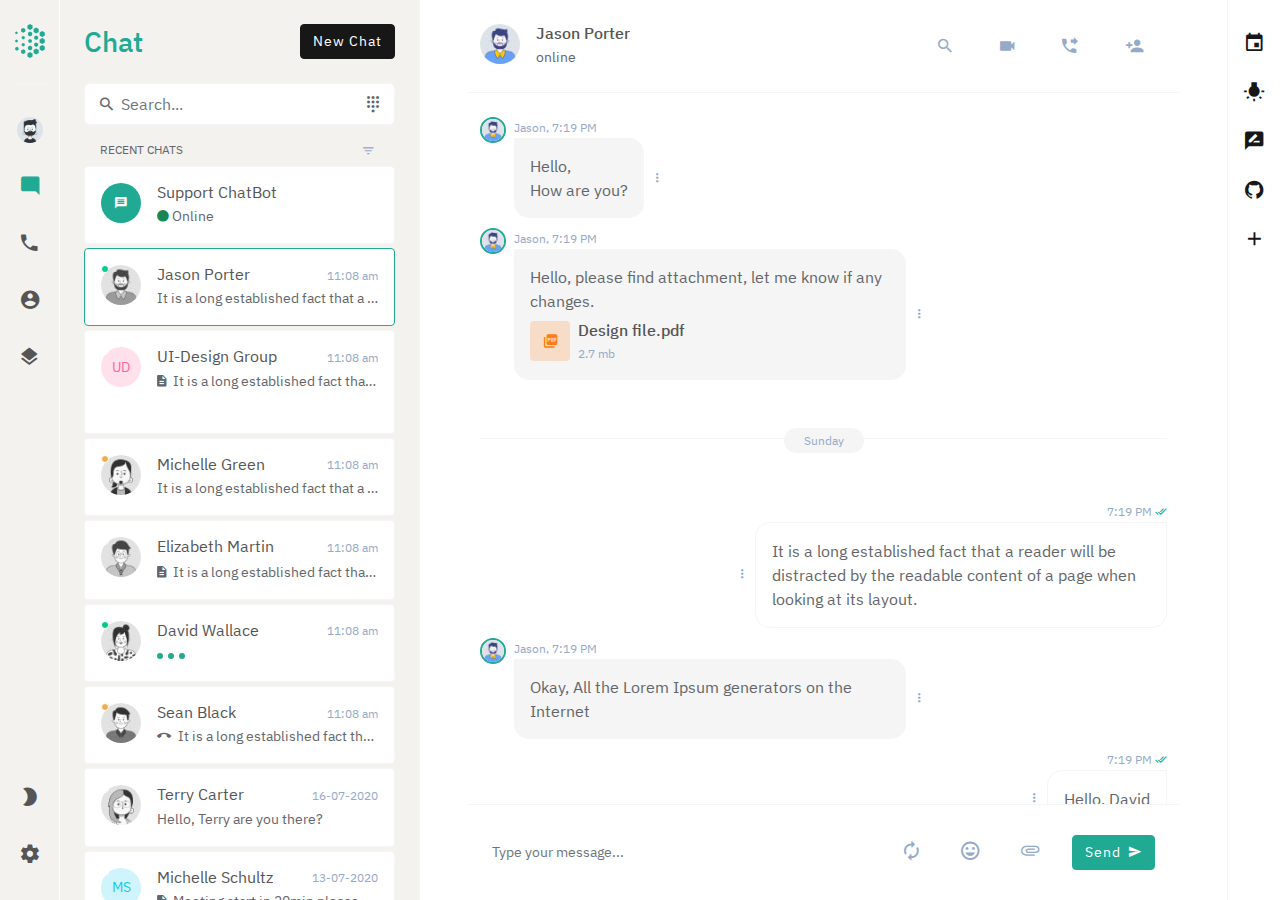
<file: web-page/single-chat.html>
<!DOCTYPE html>
<html lang="en">
<meta charset="utf-8">
<meta http-equiv="X-UA-Compatible" content="IE=Edge">
<meta name="viewport" content="width=device-width, initial-scale=1, shrink-to-fit=no">
<meta name="description" content="Responsive Bootstrap 4 and web Application ui kit.">
<title>::PostMan::Chat Application</title>
<link rel="icon" href="https://www.92ui.net.com/2021/2/yxh1x9666/favicon.ico" type="image/x-icon">
<link rel="stylesheet" href="static/css/material-design-iconic-font.min.css">
<link rel="stylesheet" href="static/css/bootstrap-datepicker.min.css">
<link rel="stylesheet" href="static/css/style.min.css">
<body>
<div id="layout" class="theme-cyan">
    <div class="navigation navbar justify-content-center py-xl-4 py-md-3 py-0 px-3"><a href="index.html" title="Postman"
                                                                                       class="brand">
        <svg xmlns="http://www.w3.org/2000/svg" viewbox="0 0 46 46" fill="none">
            <g id="logo-icon-color">
                <path id="Vector"
                      d="M26.4966 6.01307V2.00436L22.9746 0L19.5029 2.00436V6.01307L22.9746 8.01743L26.4966 6.01307Z"
                      fill="#4539CF"></path>
                <path id="Vector_2"
                      d="M34.7989 10.8235V6.81477L31.3272 4.81042L27.8555 6.81477V10.8235L31.3272 12.8279L34.7989 10.8235Z"
                      fill="#4539CF"></path>
                <path id="Vector_3"
                      d="M43 15.4837V11.4749L39.5283 9.47058L36.0063 11.4749V15.4837L39.5283 17.488L43 15.4837Z"
                      fill="#4539CF"></path>
                <path id="Vector_4"
                      d="M43 25.0043V20.9956L39.5283 18.9913L36.0063 20.9956V25.0043L39.5283 27.0087L43 25.0043Z"
                      fill="#4539CF"></path>
                <path id="Vector_5"
                      d="M33.9935 19.9935V16.9368L31.3269 15.4336L28.6602 16.9368V19.9935L31.3269 21.5469L33.9935 19.9935Z"
                      fill="#4539CF"></path>
                <path id="Vector_6"
                      d="M33.9935 29.5142V26.4575L31.3269 24.9041L28.6602 26.4575V29.5142L31.3269 31.0174L33.9935 29.5142Z"
                      fill="#4539CF"></path>
                <path id="Vector_7"
                      d="M15.931 19.6928V17.2876L13.8178 16.085L11.7549 17.2876V19.6928L13.8178 20.8453L15.931 19.6928Z"
                      fill="#4539CF"></path>
                <path id="Vector_8"
                      d="M15.931 29.1634V26.7582L13.8178 25.5555L11.7549 26.7582V29.1634L13.8178 30.366L15.931 29.1634Z"
                      fill="#4539CF"></path>
                <path id="Vector_9"
                      d="M6.4717 24.0022V21.9978L4.76101 20.9956L3 21.9978V24.0022L4.76101 25.0044L6.4717 24.0022Z"
                      fill="#4539CF"></path>
                <path id="Vector_10"
                      d="M43 34.4749V30.4662L39.5283 28.4619L36.0063 30.4662V34.4749L39.5283 36.4793L43 34.4749Z"
                      fill="#4539CF"></path>
                <path id="Vector_11"
                      d="M25.9433 15.1329V11.8758L23.1257 10.2222L20.2578 11.8758V15.1329L23.1257 16.7865L25.9433 15.1329Z"
                      fill="#4539CF"></path>
                <path id="Vector_12"
                      d="M25.9433 34.1242V30.8671L23.1257 29.2135L20.2578 30.8671V34.1242L23.1257 35.7778L25.9433 34.1242Z"
                      fill="#4539CF"></path>
                <path id="Vector_13"
                      d="M25.4908 24.3529V21.597L23.126 20.244L20.7109 21.597V24.3529L23.126 25.756L25.4908 24.3529Z"
                      fill="#4539CF"></path>
                <path id="Vector_14"
                      d="M34.7989 39.1852V35.1765L31.3272 33.1721L27.8555 35.1765V39.1852L31.3272 41.1896L34.7989 39.1852Z"
                      fill="#4539CF"></path>
                <path id="Vector_15"
                      d="M16.6856 10.2222V6.91507L13.8176 5.26147L10.9497 6.91507V10.2222L13.8176 11.8257L16.6856 10.2222Z"
                      fill="#4539CF"></path>
                <path id="Vector_16"
                      d="M6.22013 12.9782V11.1242L4.61006 10.1721L3 11.1242V12.9782L4.61006 13.9303L6.22013 12.9782Z"
                      fill="#4539CF"></path>
                <path id="Vector_17"
                      d="M26.4966 43.9956V39.9868L22.9746 37.9825L19.5029 39.9868V43.9956L22.9746 45.9999L26.4966 43.9956Z"
                      fill="#4539CF"></path>
                <path id="Vector_18"
                      d="M16.6856 39.0849V35.7777L13.8176 34.1241L10.9497 35.7777V39.0849L13.8176 40.7385L16.6856 39.0849Z"
                      fill="#4539CF"></path>
                <path id="Vector_19"
                      d="M7.5283 34.8257V32.22L5.26415 30.9172L3 32.22V34.8257L5.26415 36.1285L7.5283 34.8257Z"
                      fill="#4539CF"></path>
            </g>
        </svg>
    </a>
        <div class="nav flex-md-column nav-pills flex-grow-1" role="tablist" aria-orientation="vertical"><a
                class="mb-xl-3 mb-md-2 nav-link" data-toggle="pill" href="#nav-tab-user" role="tab"><img
                src="static/picture/user.png" class="avatar sm rounded-circle" alt="user avatar"></a><a
                class="mb-xl-3 mb-md-2 nav-link active" data-toggle="pill" href="#nav-tab-chat" role="tab"><i
                class="zmdi zmdi-comment-alt"></i></a><a class="mb-xl-3 mb-md-2 nav-link" data-toggle="pill"
                                                         href="#nav-tab-phone" role="tab"><i
                class="zmdi zmdi-phone"></i></a><a class="mb-xl-3 mb-md-2 nav-link" data-toggle="pill"
                                                   href="#nav-tab-contact" role="tab"><i
                class="zmdi zmdi-account-circle"></i></a><a
                class="mb-xl-3 mb-md-2 nav-link d-none d-sm-block flex-grow-1" data-toggle="pill" href="#nav-tab-pages"
                role="tab"><i class="zmdi zmdi-layers"></i></a><a class="mt-xl-3 mt-md-2 nav-link light-dark-toggle"
                                                                  href="javascript:void(0);"><i
                class="zmdi zmdi-brightness-2"></i><input class="light-dark-btn" type="checkbox"></a><a
                class="mt-xl-3 mt-md-2 nav-link d-none d-sm-block" href="settings.html" role="tab"><i
                class="zmdi zmdi-settings"></i></a></div>
        <button type="submit" class="btn sidebar-toggle-btn shadow-sm"><i class="zmdi zmdi-menu"></i></button>
    </div>
    <div class="sidebar border-end py-xl-4 py-3 px-xl-4 px-3">
        <div class="tab-content">
            <div class="tab-pane fade" id="nav-tab-user" role="tabpanel">
                <div class="d-flex justify-content-between align-items-center mb-4"><h3 class="mb-0 text-primary">
                    Profile</h3>
                    <div><a href="signin.html" title="" class="btn btn-dark">Sign Out</a></div>
                </div>
                <div class="form-group input-group-lg search mb-3"><i class="zmdi zmdi-search"></i><i
                        class="zmdi zmdi-dialpad"></i><input type="text" class="form-control" placeholder="Search...">
                </div>
                <div class="card border-0 text-center pt-3 mb-4">
                    <div class="card-body">
                        <div class="card-user-avatar"><img src="static/picture/user.png" alt="avatar">
                            <button type="button" class="btn btn-secondary btn-sm"><i class="zmdi zmdi-edit"></i>
                            </button>
                        </div>
                        <div class="card-user-detail mt-4"><h5>Michelle Green</h5><span class="text-muted"><a
                                href="javascript:;" class="__cf_email__"
                                data-cfemail="412c282229242d2d246f263324242f01262c20282d6f222e2c">[email&#160;protected]</a></span>
                            <p>+14 123 456 789 - New york(USA)</p>
                            <div class="social"><a class="icon p-2" href="#" data-toggle="tooltip" title="Facebook"><i
                                    class="zmdi zmdi-facebook-box"></i></a><a class="icon p-2" href="#"
                                                                              data-toggle="tooltip" title="Github"><i
                                    class="zmdi zmdi-github-box"></i></a><a class="icon p-2" href="#"
                                                                            data-toggle="tooltip" title="Linkedin"><i
                                    class="zmdi zmdi-linkedin-box"></i></a><a class="icon p-2" href="#"
                                                                              data-toggle="tooltip" title="Instagram"><i
                                    class="zmdi zmdi-instagram"></i></a></div>
                        </div>
                    </div>
                </div>
                <div class="card border-0">
                    <ul class="list-group custom list-group-flush">
                        <li class="list-group-item d-flex justify-content-between align-items-center">
                            <span>Color scheme</span>
                            <ul class="choose-skin list-unstyled mb-0">
                                <li data-theme="indigo" data-toggle="tooltip" title="Theme-Indigo">
                                    <div class="indigo"></div>
                                </li>
                                <li class="active" data-theme="cyan" data-toggle="tooltip" title="Theme-Cyan">
                                    <div class="cyan"></div>
                                </li>
                                <li data-theme="green" data-toggle="tooltip" title="Theme-Green">
                                    <div class="green"></div>
                                </li>
                                <li data-theme="blush" data-toggle="tooltip" title="Theme-Blush">
                                    <div class="blush"></div>
                                </li>
                                <li data-theme="dark" data-toggle="tooltip" title="Theme-Dark">
                                    <div class="dark"></div>
                                </li>
                            </ul>
                        </li>
                        <li class="list-group-item d-flex justify-content-between align-items-center"><span>Desktop notifications</span><label
                                class="c_checkbox"><input type="checkbox" checked=""><span
                                class="checkmark"></span></label></li>
                        <li class="list-group-item d-flex justify-content-between align-items-center"><span>Sound notifications</span><label
                                class="c_checkbox"><input type="checkbox"><span class="checkmark"></span></label></li>
                        <li class="list-group-item border-0 mt-2"><a class="link" href="#"><i
                                class="zmdi zmdi-chevron-right me-2"></i>Need Help? Let's chat</a>
                        </li>
                        <li class="list-group-item border-0">
                            <a class="link" href="#"><i class="zmdi zmdi-chevron-right me-2"></i> Knowledgebase</a>
                        </li>
                        <li class="list-group-item border-0">
                            <a class="link" href="#"><i class="zmdi zmdi-chevron-right me-2"></i> english (United
                                States)</a>
                        </li>
                        <li class="list-group-item mb-2">
                            <a class="link" href="#"><i class="zmdi zmdi-chevron-right me-2"></i> Browser & App Sessions</a>
                        </li>
                    </ul>
                    <div class="card-body text-center border-top">
                        <button type="button" class="btn btn-secondary">Update Profile</button>
                    </div>
                </div>
            </div>
            <div class="tab-pane fade show active" id="nav-tab-chat" role="tabpanel">
                <div class="d-flex justify-content-between align-items-center mb-4">
                    <h3 class="mb-0 text-primary">Chat</h3>
                    <div>
                        <button class="btn btn-dark" type="button">New Chat</button>
                    </div>
                </div>
                <div class="form-group input-group-lg search mb-3">
                    <i class="zmdi zmdi-search"></i>
                    <i class="zmdi zmdi-dialpad"></i>
                    <input type="text" class="form-control" placeholder="Search...">
                </div>
                <ul class="chat-list">
                    <li class="header d-flex justify-content-between ps-3 pe-3 mb-1">
                        <span>RECENT CHATS</span>
                        <div class="dropdown">
                            <a class="btn btn-link px-1 py-0 border-0 text-muted dropdown-toggle" href="#" role="button"
                               data-toggle="dropdown" aria-haspopup="true" aria-expanded="false"><i
                                    class="zmdi zmdi-filter-list"></i></a>
                            <div class="dropdown-menu dropdown-menu-right">
                                <a class="dropdown-item" href="#">Action</a>
                                <a class="dropdown-item" href="#">Another action</a>
                                <a class="dropdown-item" href="#">Something else here</a>
                            </div>
                        </div>
                    </li>
                    <li>
                        <a href="bot-chat.html" class="card">
                            <div class="card-body">
                                <div class="media">
                                    <div class="avatar me-3">
                                        <div class="avatar rounded-circle no-image bg-primary text-light">
                                            <span><i class="zmdi zmdi-comment-text"></i></span>
                                        </div>
                                    </div>
                                    <div class="media-body overflow-hidden">
                                        <div class="d-flex align-items-center mb-1">
                                            <h6 class="text-truncate mb-0 me-auto">Support ChatBot</h6>
                                        </div>
                                        <div class="text-truncate">
                                            <i class="zmdi zmdi-circle text-success"></i> Online
                                        </div>
                                    </div>
                                </div>
                            </div>
                        </a>
                    </li>
                    <li class="online active">
                        <div class="hover_action">
                            <button type="button" class="btn btn-link text-info"><i class="zmdi zmdi-eye"></i></button>
                            <button type="button" class="btn btn-link text-warning"><i class="zmdi zmdi-star"></i>
                            </button>
                            <button type="button" class="btn btn-link text-danger"><i class="zmdi zmdi-delete"></i>
                            </button>
                        </div>
                        <a href="" class="card">
                            <div class="card-body">
                                <div class="media">
                                    <div class="avatar me-3">
                                        <span class="status rounded-circle"></span>
                                        <img class="avatar rounded-circle" src="static/picture/avatar5.jpg"
                                             alt="avatar">
                                    </div>
                                    <div class="media-body overflow-hidden">
                                        <div class="d-flex align-items-center mb-1">
                                            <h6 class="text-truncate mb-0 me-auto">Jason Porter</h6>
                                            <p class="small text-muted text-nowrap ms-4 mb-0">11:08 am</p>
                                        </div>
                                        <div class="text-truncate">It is a long established fact that a reader w...
                                        </div>
                                    </div>
                                </div>
                            </div>
                        </a>
                    </li>
                    <li>
                        <div class="hover_action">
                            <button type="button" class="btn btn-link text-info"><i class="zmdi zmdi-eye"></i></button>
                            <button type="button" class="btn btn-link text-warning"><i class="zmdi zmdi-star"></i>
                            </button>
                            <button type="button" class="btn btn-link text-danger"><i class="zmdi zmdi-delete"></i>
                            </button>
                        </div>
                        <a href="group-chat.html" class="card">
                            <div class="card-body">
                                <div class="media">
                                    <div class="avatar me-3">
                                        <span class="status rounded-circle"></span>
                                        <div class="avatar rounded-circle no-image timber">
                                            <span>UD</span>
                                        </div>
                                    </div>
                                    <div class="media-body overflow-hidden">
                                        <div class="d-flex align-items-center mb-1">
                                            <h6 class="text-truncate mb-0 me-auto">UI-Design Group</h6>
                                            <p class="small text-muted text-nowrap ms-4 mb-0">11:08 am</p>
                                        </div>
                                        <div class="text-truncate">
                                            <i class="zmdi zmdi-file-text me-1"></i> It is a long established fact that
                                            a reader w...
                                            <div class="avatar-list avatar-list-stacked mt-1">
                                                <img class="avatar xs rounded" src="static/picture/avatar5.jpg"
                                                     data-toggle="tooltip" data-placement="top" title="Sean">
                                                <img class="avatar xs rounded" src="static/picture/avatar6.jpg"
                                                     data-toggle="tooltip" data-placement="top" title="Martin">
                                                <img class="avatar xs rounded" src="static/picture/avatar1.jpg"
                                                     data-toggle="tooltip" data-placement="top" title="Terry">
                                                <img class="avatar xs rounded" src="static/picture/avatar4.jpg"
                                                     data-toggle="tooltip" data-placement="top" title="Michelle">
                                            </div>
                                        </div>
                                    </div>
                                </div>
                            </div>
                        </a>
                    </li>
                    <li class="away">
                        <div class="hover_action">
                            <button type="button" class="btn btn-link text-info"><i class="zmdi zmdi-eye"></i></button>
                            <button type="button" class="btn btn-link text-warning"><i class="zmdi zmdi-star"></i>
                            </button>
                            <button type="button" class="btn btn-link text-danger"><i class="zmdi zmdi-delete"></i>
                            </button>
                        </div>
                        <a href="single-chat-2.html" class="card">
                            <div class="card-body">
                                <div class="media">
                                    <div class="avatar me-3">
                                        <span class="status rounded-circle"></span>
                                        <img class="avatar rounded-circle" src="static/picture/avatar1.jpg"
                                             alt="avatar">
                                    </div>
                                    <div class="media-body overflow-hidden">
                                        <div class="d-flex align-items-center mb-1">
                                            <h6 class="text-truncate mb-0 me-auto">Michelle Green</h6>
                                            <p class="small text-muted text-nowrap ms-4 mb-0">11:08 am</p>
                                        </div>
                                        <div class="text-truncate">
                                            It is a long established fact that a reader
                                        </div>
                                    </div>
                                </div>
                            </div>
                        </a>
                    </li>
                    <li>
                        <div class="hover_action">
                            <button type="button" class="btn btn-link text-info"><i class="zmdi zmdi-eye"></i></button>
                            <button type="button" class="btn btn-link text-warning"><i class="zmdi zmdi-star"></i>
                            </button>
                            <button type="button" class="btn btn-link text-danger"><i class="zmdi zmdi-delete"></i>
                            </button>
                        </div>
                        <a href="#" class="card">
                            <div class="card-body">
                                <div class="media">
                                    <div class="avatar me-3">
                                        <span class="status rounded-circle"></span>
                                        <img class="avatar rounded-circle" src="static/picture/avatar2.jpg"
                                             alt="avatar">
                                    </div>
                                    <div class="media-body overflow-hidden">
                                        <div class="d-flex align-items-center mb-1">
                                            <h6 class="text-truncate mb-0 me-auto">Elizabeth Martin <span
                                                    class="badge badge-info">4</span></h6>
                                            <p class="small text-muted text-nowrap ms-4 mb-0">11:08 am</p>
                                        </div>
                                        <div class="text-truncate"><i class="zmdi zmdi-file-text me-1"></i> It is a long
                                            established fact that a reader w...
                                        </div>
                                    </div>
                                </div>
                            </div>
                        </a>
                    </li>
                    <li class="online">
                        <div class="hover_action">
                            <button type="button" class="btn btn-link text-info"><i class="zmdi zmdi-eye"></i></button>
                            <button type="button" class="btn btn-link text-warning"><i class="zmdi zmdi-star"></i>
                            </button>
                            <button type="button" class="btn btn-link text-danger"><i class="zmdi zmdi-delete"></i>
                            </button>
                        </div>
                        <a href="#" class="card">
                            <div class="card-body">
                                <div class="media">
                                    <div class="avatar me-3">
                                        <span class="status rounded-circle"></span>
                                        <img class="avatar rounded-circle" src="static/picture/avatar3.jpg"
                                             alt="avatar">
                                    </div>
                                    <div class="media-body overflow-hidden">
                                        <div class="d-flex align-items-center mb-1">
                                            <h6 class="text-truncate mb-0 me-auto">David Wallace</h6>
                                            <p class="small text-muted text-nowrap ms-4 mb-0">11:08 am</p>
                                        </div>
                                        <div class="text-truncate">
                                            <div class="wave">
                                                <span class="dot"></span>
                                                <span class="dot"></span>
                                                <span class="dot"></span>
                                            </div>
                                        </div>
                                    </div>
                                </div>
                            </div>
                        </a>
                    </li>
                    <li class="away">
                        <div class="hover_action">
                            <button type="button" class="btn btn-link text-info"><i class="zmdi zmdi-eye"></i></button>
                            <button type="button" class="btn btn-link text-warning"><i class="zmdi zmdi-star"></i>
                            </button>
                            <button type="button" class="btn btn-link text-danger"><i class="zmdi zmdi-delete"></i>
                            </button>
                        </div>
                        <a href="#" class="card">
                            <div class="card-body">
                                <div class="media">
                                    <div class="avatar me-3">
                                        <span class="status rounded-circle"></span>
                                        <img class="avatar rounded-circle" src="static/picture/avatar4.jpg"
                                             alt="avatar">
                                    </div>
                                    <div class="media-body overflow-hidden">
                                        <div class="d-flex align-items-center mb-1">
                                            <h6 class="text-truncate mb-0 me-auto">Sean Black</h6>
                                            <p class="small text-muted text-nowrap ms-4 mb-0">11:08 am</p>
                                        </div>
                                        <div class="text-truncate"><i class="zmdi zmdi-phone-end me-1"></i> It is a long
                                            established fact that a reader w...
                                        </div>
                                    </div>
                                </div>
                            </div>
                        </a>
                    </li>
                    <li>
                        <div class="hover_action">
                            <button type="button" class="btn btn-link text-info"><i class="zmdi zmdi-eye"></i></button>
                            <button type="button" class="btn btn-link text-warning"><i class="zmdi zmdi-star"></i>
                            </button>
                            <button type="button" class="btn btn-link text-danger"><i class="zmdi zmdi-delete"></i>
                            </button>
                        </div>
                        <a href="#" class="card">
                            <div class="card-body">
                                <div class="media">
                                    <div class="avatar me-3">
                                        <span class="status rounded-circle"></span>
                                        <img class="avatar rounded-circle" src="static/picture/avatar6.jpg"
                                             alt="avatar">
                                    </div>
                                    <div class="media-body overflow-hidden">
                                        <div class="d-flex align-items-center mb-1">
                                            <h6 class="text-truncate mb-0 me-auto">Terry Carter</h6>
                                            <p class="small text-muted text-nowrap ms-4 mb-0">16-07-2020</p>
                                        </div>
                                        <div class="text-truncate">Hello, Terry are you there?</div>
                                    </div>
                                </div>
                            </div>
                        </a>
                    </li>
                    <li>
                        <div class="hover_action">
                            <button type="button" class="btn btn-link text-info"><i class="zmdi zmdi-eye"></i></button>
                            <button type="button" class="btn btn-link text-warning"><i class="zmdi zmdi-star"></i>
                            </button>
                            <button type="button" class="btn btn-link text-danger"><i class="zmdi zmdi-delete"></i>
                            </button>
                        </div>
                        <a href="#" class="card">
                            <div class="card-body">
                                <div class="media">
                                    <div class="avatar me-3">
                                        <span class="status rounded-circle"></span>
                                        <div class="avatar rounded-circle no-image cyan">
                                            <span>MS</span>
                                        </div>
                                    </div>
                                    <div class="media-body overflow-hidden">
                                        <div class="d-flex align-items-center mb-1">
                                            <h6 class="text-truncate mb-0 me-auto">Michelle Schultz</h6>
                                            <p class="small text-muted text-nowrap ms-4 mb-0">13-07-2020</p>
                                        </div>
                                        <div class="text-truncate">
                                            <i class="zmdi zmdi-file-text me-1"></i> Meeting start in 20min please be
                                            ready...
                                        </div>
                                    </div>
                                </div>
                            </div>
                        </a>
                    </li>
                    <li>
                        <div class="hover_action">
                            <button type="button" class="btn btn-link text-info"><i class="zmdi zmdi-eye"></i></button>
                            <button type="button" class="btn btn-link text-warning"><i class="zmdi zmdi-star"></i>
                            </button>
                            <button type="button" class="btn btn-link text-danger"><i class="zmdi zmdi-delete"></i>
                            </button>
                        </div>
                        <a href="#" class="card">
                            <div class="card-body">
                                <div class="media">
                                    <div class="avatar me-3">
                                        <span class="status rounded-circle"></span>
                                        <div class="avatar rounded-circle no-image green">
                                            <span>RG</span>
                                        </div>
                                    </div>
                                    <div class="media-body overflow-hidden">
                                        <div class="d-flex align-items-center mb-1">
                                            <h6 class="text-truncate mb-0 me-auto">React Group</h6>
                                            <p class="small text-muted text-nowrap ms-4 mb-0">11:08 am</p>
                                        </div>
                                        <div class="text-truncate">
                                            It is a long established fact that a reader w...
                                            <div class="avatar-list avatar-list-stacked mt-1">
                                                <img class="avatar xs rounded" src="static/picture/avatar7.jpg"
                                                     data-toggle="tooltip" data-placement="top" title="Sean">
                                                <img class="avatar xs rounded" src="static/picture/avatar8.jpg"
                                                     data-toggle="tooltip" data-placement="top" title="Martin">
                                            </div>
                                        </div>
                                    </div>
                                </div>
                            </div>
                        </a>
                    </li>
                    <li>
                        <div class="hover_action">
                            <button type="button" class="btn btn-link text-info"><i class="zmdi zmdi-eye"></i></button>
                            <button type="button" class="btn btn-link text-warning"><i class="zmdi zmdi-star"></i>
                            </button>
                            <button type="button" class="btn btn-link text-danger"><i class="zmdi zmdi-delete"></i>
                            </button>
                        </div>
                        <a href="#" class="card">
                            <div class="card-body">
                                <div class="media">
                                    <div class="avatar me-3">
                                        <span class="status rounded-circle"></span>
                                        <img class="avatar rounded-circle" src="static/picture/avatar6.jpg"
                                             alt="avatar">
                                    </div>
                                    <div class="media-body overflow-hidden">
                                        <div class="d-flex align-items-center mb-1">
                                            <h6 class="text-truncate mb-0 me-auto">Terry Carter</h6>
                                            <p class="small text-muted text-nowrap ms-4 mb-0">16-07-2020</p>
                                        </div>
                                        <div class="text-truncate">Hello, Terry are you there?</div>
                                    </div>
                                </div>
                            </div>
                        </a>
                    </li>
                    <li>
                        <div class="hover_action">
                            <button type="button" class="btn btn-link text-info"><i class="zmdi zmdi-eye"></i></button>
                            <button type="button" class="btn btn-link text-warning"><i class="zmdi zmdi-star"></i>
                            </button>
                            <button type="button" class="btn btn-link text-danger"><i class="zmdi zmdi-delete"></i>
                            </button>
                        </div>
                        <a href="#" class="card">
                            <div class="card-body">
                                <div class="media">
                                    <div class="avatar me-3">
                                        <span class="status rounded-circle"></span>
                                        <div class="avatar rounded-circle no-image cyan">
                                            <span>MS</span>
                                        </div>
                                    </div>
                                    <div class="media-body overflow-hidden">
                                        <div class="d-flex align-items-center mb-1">
                                            <h6 class="text-truncate mb-0 me-auto">Michelle Schultz</h6>
                                            <p class="small text-muted text-nowrap ms-4 mb-0">13-07-2020</p>
                                        </div>
                                        <div class="text-truncate">
                                            <i class="zmdi zmdi-file-text me-1"></i> Meeting start in 20min please be
                                            ready...
                                        </div>
                                    </div>
                                </div>
                            </div>
                        </a>
                    </li>
                </ul>
            </div>
            <div class="tab-pane fade" id="nav-tab-phone" role="tabpanel">
                <div class="d-flex justify-content-between align-items-center mb-4">
                    <h3 class="mb-0 text-primary">Call</h3>
                    <div>
                        <button class="btn btn-dark" type="button">New Call</button>
                    </div>
                </div>
                <div class="form-group input-group-lg search mb-3">
                    <i class="zmdi zmdi-search"></i>
                    <i class="zmdi zmdi-dialpad"></i>
                    <input type="text" class="form-control" placeholder="Search...">
                </div>
                <ul class="chat-list">
                    <li class="header d-flex justify-content-between ps-3 pe-3 mb-1">
                        <span>RECENT CALL</span>
                        <div class="dropdown">
                            <a class="btn btn-link px-1 py-0 border-0 text-muted dropdown-toggle" href="#" role="button"
                               data-toggle="dropdown" aria-haspopup="true" aria-expanded="false"></a>
                            <div class="dropdown-menu dropdown-menu-right">
                                <a class="dropdown-item" href="#">Action</a>
                                <a class="dropdown-item" href="#">Another action</a>
                                <a class="dropdown-item" href="#">Something else here</a>
                            </div>
                        </div>
                    </li>
                    <li>
                        <div class="hover_action">
                            <button type="button" class="btn btn-link text-info"><i class="zmdi zmdi-eye"></i></button>
                            <button type="button" class="btn btn-link text-warning"><i class="zmdi zmdi-star"></i>
                            </button>
                            <button type="button" class="btn btn-link text-danger"><i class="zmdi zmdi-delete"></i>
                            </button>
                        </div>
                        <a href="#" class="card">
                            <div class="card-body">
                                <div class="media">
                                    <div class="avatar me-3">
                                        <img class="avatar rounded-circle" src="static/picture/avatar10.jpg"
                                             alt="avatar">
                                    </div>
                                    <div class="media-body overflow-hidden">
                                        <div class="d-flex align-items-center mb-1">
                                            <h6 class="text-truncate mb-0 me-auto">Michelle Green</h6>
                                        </div>
                                        <div class="text-truncate">
                                            <i class="zmdi zmdi-phone-missed me-1"></i> Yesterday at 6:08 PM
                                        </div>
                                    </div>
                                </div>
                            </div>
                        </a>
                    </li>
                    <li>
                        <div class="hover_action">
                            <button type="button" class="btn btn-link text-info"><i class="zmdi zmdi-eye"></i></button>
                            <button type="button" class="btn btn-link text-warning"><i class="zmdi zmdi-star"></i>
                            </button>
                            <button type="button" class="btn btn-link text-danger"><i class="zmdi zmdi-delete"></i>
                            </button>
                        </div>
                        <a href="#" class="card">
                            <div class="card-body">
                                <div class="media">
                                    <div class="avatar me-3">
                                        <img class="avatar rounded-circle" src="static/picture/avatar9.jpg"
                                             alt="avatar">
                                    </div>
                                    <div class="media-body overflow-hidden">
                                        <div class="d-flex align-items-center mb-1">
                                            <h6 class="text-truncate mb-0 me-auto">Jane Hunt</h6>
                                        </div>
                                        <div class="text-truncate">
                                            <i class="zmdi zmdi-phone-missed me-1"></i> Yesterday at 6:08 PM
                                        </div>
                                    </div>
                                </div>
                            </div>
                        </a>
                    </li>
                    <li>
                        <div class="hover_action">
                            <button type="button" class="btn btn-link text-info"><i class="zmdi zmdi-eye"></i></button>
                            <button type="button" class="btn btn-link text-warning"><i class="zmdi zmdi-star"></i>
                            </button>
                            <button type="button" class="btn btn-link text-danger"><i class="zmdi zmdi-delete"></i>
                            </button>
                        </div>
                        <a href="#" class="card">
                            <div class="card-body">
                                <div class="media">
                                    <div class="avatar me-3">
                                        <img class="avatar rounded-circle" src="static/picture/avatar8.jpg"
                                             alt="avatar">
                                    </div>
                                    <div class="media-body overflow-hidden">
                                        <div class="d-flex align-items-center mb-1">
                                            <h6 class="text-truncate mb-0 me-auto">Susie Willis</h6>
                                        </div>
                                        <div class="text-truncate">
                                            <i class="zmdi zmdi-phone-missed me-1"></i> Yesterday at 6:08 PM
                                        </div>
                                    </div>
                                </div>
                            </div>
                        </a>
                    </li>
                    <li>
                        <div class="hover_action">
                            <button type="button" class="btn btn-link text-info"><i class="zmdi zmdi-eye"></i></button>
                            <button type="button" class="btn btn-link text-warning"><i class="zmdi zmdi-star"></i>
                            </button>
                            <button type="button" class="btn btn-link text-danger"><i class="zmdi zmdi-delete"></i>
                            </button>
                        </div>
                        <a href="#" class="card">
                            <div class="card-body">
                                <div class="media">
                                    <div class="avatar me-3">
                                        <img class="avatar rounded-circle" src="static/picture/avatar1.jpg"
                                             alt="avatar">
                                    </div>
                                    <div class="media-body overflow-hidden">
                                        <div class="d-flex align-items-center mb-1">
                                            <h6 class="text-truncate mb-0 me-auto">Marshall Nichols</h6>
                                        </div>
                                        <div class="text-truncate">
                                            <i class="zmdi zmdi-phone-forwarded me-1"></i> Yesterday at 6:08 PM
                                        </div>
                                    </div>
                                </div>
                            </div>
                        </a>
                    </li>
                    <li>
                        <div class="hover_action">
                            <button type="button" class="btn btn-link text-info"><i class="zmdi zmdi-eye"></i></button>
                            <button type="button" class="btn btn-link text-warning"><i class="zmdi zmdi-star"></i>
                            </button>
                            <button type="button" class="btn btn-link text-danger"><i class="zmdi zmdi-delete"></i>
                            </button>
                        </div>
                        <a href="#" class="card">
                            <div class="card-body">
                                <div class="media">
                                    <div class="avatar me-3">
                                        <img class="avatar rounded-circle" src="static/picture/avatar8.jpg"
                                             alt="avatar">
                                    </div>
                                    <div class="media-body overflow-hidden">
                                        <div class="d-flex align-items-center mb-1">
                                            <h6 class="text-truncate mb-0 me-auto">Jason Porter</h6>
                                        </div>
                                        <div class="text-truncate">
                                            <i class="zmdi zmdi-phone-missed me-1"></i> Yesterday at 6:08 PM
                                        </div>
                                    </div>
                                </div>
                            </div>
                        </a>
                    </li>
                    <li>
                        <div class="hover_action">
                            <button type="button" class="btn btn-link text-info"><i class="zmdi zmdi-eye"></i></button>
                            <button type="button" class="btn btn-link text-warning"><i class="zmdi zmdi-star"></i>
                            </button>
                            <button type="button" class="btn btn-link text-danger"><i class="zmdi zmdi-delete"></i>
                            </button>
                        </div>
                        <a href="#" class="card">
                            <div class="card-body">
                                <div class="media">
                                    <div class="avatar me-3">
                                        <img class="avatar rounded-circle" src="static/picture/avatar1.jpg"
                                             alt="avatar">
                                    </div>
                                    <div class="media-body overflow-hidden">
                                        <div class="d-flex align-items-center mb-1">
                                            <h6 class="text-truncate mb-0 me-auto">Darryl Day</h6>
                                        </div>
                                        <div class="text-truncate">
                                            <i class="zmdi zmdi-phone-forwarded me-1"></i> Yesterday at 6:08 PM
                                        </div>
                                    </div>
                                </div>
                            </div>
                        </a>
                    </li>
                </ul>
            </div>
            <div class="tab-pane fade" id="nav-tab-contact" role="tabpanel">
                <div class="d-flex justify-content-between align-items-center mb-4">
                    <h3 class="mb-0 text-primary">Contact</h3>
                    <div>
                        <button class="btn btn-dark" type="button" data-toggle="modal" data-target="#InviteFriends">
                            Invite Friends
                        </button>
                    </div>
                </div>
                <div class="form-group input-group-lg search mb-3">
                    <i class="zmdi zmdi-search"></i>
                    <i class="zmdi zmdi-dialpad"></i>
                    <input type="text" class="form-control" placeholder="Search...">
                </div>
                <ul class="chat-list">
                    <li class="header d-flex justify-content-between ps-3 pe-3 mb-1">
                        <span>A</span>
                        <div class="dropdown">
                            <a class="btn btn-link px-1 py-0 border-0 text-muted dropdown-toggle" href="#" role="button"
                               data-toggle="dropdown" aria-haspopup="true" aria-expanded="false"></a>
                            <div class="dropdown-menu dropdown-menu-right">
                                <a class="dropdown-item" href="#">Action</a>
                                <a class="dropdown-item" href="#">Another action</a>
                                <a class="dropdown-item" href="#">Something else here</a>
                            </div>
                        </div>
                    </li>
                    <li>
                        <div class="hover_action">
                            <button type="button" class="btn btn-link text-info"><i class="zmdi zmdi-eye"></i></button>
                            <button type="button" class="btn btn-link text-warning"><i class="zmdi zmdi-star"></i>
                            </button>
                            <button type="button" class="btn btn-link text-danger"><i class="zmdi zmdi-delete"></i>
                            </button>
                        </div>
                        <a href="#" class="card">
                            <div class="card-body">
                                <div class="media">
                                    <div class="avatar me-3">
                                        <img class="avatar rounded-circle" src="static/picture/avatar1.jpg"
                                             alt="avatar">
                                    </div>
                                    <div class="media-body overflow-hidden">
                                        <div class="d-flex align-items-center mb-1">
                                            <h6 class="text-truncate mb-0 me-auto">Amelia Green</h6>
                                        </div>
                                        <div class="text-truncate">
                                            last seen 2 hours ago
                                        </div>
                                    </div>
                                </div>
                            </div>
                        </a>
                    </li>
                    <li>
                        <div class="hover_action">
                            <button type="button" class="btn btn-link text-info"><i class="zmdi zmdi-eye"></i></button>
                            <button type="button" class="btn btn-link text-warning"><i class="zmdi zmdi-star"></i>
                            </button>
                            <button type="button" class="btn btn-link text-danger"><i class="zmdi zmdi-delete"></i>
                            </button>
                        </div>
                        <a href="#" class="card">
                            <div class="card-body">
                                <div class="media">
                                    <div class="avatar me-3">
                                        <img class="avatar rounded-circle" src="static/picture/avatar3.jpg"
                                             alt="avatar">
                                    </div>
                                    <div class="media-body overflow-hidden">
                                        <div class="d-flex align-items-center mb-1">
                                            <h6 class="text-truncate mb-0 me-auto">Ava Green</h6>
                                        </div>
                                        <div class="text-truncate">
                                            last seen 1 hours ago
                                        </div>
                                    </div>
                                </div>
                            </div>
                        </a>
                    </li>
                    <li class="header d-flex justify-content-between ps-3 pe-3 mb-1">
                        <span>C</span>
                    </li>
                    <li>
                        <div class="hover_action">
                            <button type="button" class="btn btn-link text-info"><i class="zmdi zmdi-eye"></i></button>
                            <button type="button" class="btn btn-link text-warning"><i class="zmdi zmdi-star"></i>
                            </button>
                            <button type="button" class="btn btn-link text-danger"><i class="zmdi zmdi-delete"></i>
                            </button>
                        </div>
                        <a href="#" class="card">
                            <div class="card-body">
                                <div class="media">
                                    <div class="avatar me-3">
                                        <img class="avatar rounded-circle" src="static/picture/avatar4.jpg"
                                             alt="avatar">
                                    </div>
                                    <div class="media-body overflow-hidden">
                                        <div class="d-flex align-items-center mb-1">
                                            <h6 class="text-truncate mb-0 me-auto">Charlotte Green</h6>
                                        </div>
                                        <div class="text-truncate">
                                            last seen 6 hours ago
                                        </div>
                                    </div>
                                </div>
                            </div>
                        </a>
                    </li>
                    <li>
                        <div class="hover_action">
                            <button type="button" class="btn btn-link text-info"><i class="zmdi zmdi-eye"></i></button>
                            <button type="button" class="btn btn-link text-warning"><i class="zmdi zmdi-star"></i>
                            </button>
                            <button type="button" class="btn btn-link text-danger"><i class="zmdi zmdi-delete"></i>
                            </button>
                        </div>
                        <a href="#" class="card">
                            <div class="card-body">
                                <div class="media">
                                    <div class="avatar me-3">
                                        <img class="avatar rounded-circle" src="static/picture/avatar5.jpg"
                                             alt="avatar">
                                    </div>
                                    <div class="media-body overflow-hidden">
                                        <div class="d-flex align-items-center mb-1">
                                            <h6 class="text-truncate mb-0 me-auto">Chloe Green</h6>
                                        </div>
                                        <div class="text-truncate">
                                            last seen 3 hours ago
                                        </div>
                                    </div>
                                </div>
                            </div>
                        </a>
                    </li>
                    <li>
                        <div class="hover_action">
                            <button type="button" class="btn btn-link text-info"><i class="zmdi zmdi-eye"></i></button>
                            <button type="button" class="btn btn-link text-warning"><i class="zmdi zmdi-star"></i>
                            </button>
                            <button type="button" class="btn btn-link text-danger"><i class="zmdi zmdi-delete"></i>
                            </button>
                        </div>
                        <a href="#" class="card">
                            <div class="card-body">
                                <div class="media">
                                    <div class="avatar me-3">
                                        <img class="avatar rounded-circle" src="static/picture/avatar6.jpg"
                                             alt="avatar">
                                    </div>
                                    <div class="media-body overflow-hidden">
                                        <div class="d-flex align-items-center mb-1">
                                            <h6 class="text-truncate mb-0 me-auto">Charles Green</h6>
                                        </div>
                                        <div class="text-truncate">
                                            last seen 2 hours ago
                                        </div>
                                    </div>
                                </div>
                            </div>
                        </a>
                    </li>
                    <li class="header d-flex justify-content-between ps-3 pe-3 mb-1">
                        <span>D</span>
                    </li>
                    <li>
                        <div class="hover_action">
                            <button type="button" class="btn btn-link text-info"><i class="zmdi zmdi-eye"></i></button>
                            <button type="button" class="btn btn-link text-warning"><i class="zmdi zmdi-star"></i>
                            </button>
                            <button type="button" class="btn btn-link text-danger"><i class="zmdi zmdi-delete"></i>
                            </button>
                        </div>
                        <a href="#" class="card">
                            <div class="card-body">
                                <div class="media">
                                    <div class="avatar me-3">
                                        <img class="avatar rounded-circle" src="static/picture/avatar4.jpg"
                                             alt="avatar">
                                    </div>
                                    <div class="media-body overflow-hidden">
                                        <div class="d-flex align-items-center mb-1">
                                            <h6 class="text-truncate mb-0 me-auto">David Green</h6>
                                        </div>
                                        <div class="text-truncate">
                                            last seen 6 hours ago
                                        </div>
                                    </div>
                                </div>
                            </div>
                        </a>
                    </li>
                    <li class="header d-flex justify-content-between ps-3 pe-3 mb-1">
                        <span>M</span>
                    </li>
                    <li>
                        <div class="hover_action">
                            <button type="button" class="btn btn-link text-info"><i class="zmdi zmdi-eye"></i></button>
                            <button type="button" class="btn btn-link text-warning"><i class="zmdi zmdi-star"></i>
                            </button>
                            <button type="button" class="btn btn-link text-danger"><i class="zmdi zmdi-delete"></i>
                            </button>
                        </div>
                        <a href="#" class="card">
                            <div class="card-body">
                                <div class="media">
                                    <div class="avatar me-3">
                                        <img class="avatar rounded-circle" src="static/picture/avatar8.jpg"
                                             alt="avatar">
                                    </div>
                                    <div class="media-body overflow-hidden">
                                        <div class="d-flex align-items-center mb-1">
                                            <h6 class="text-truncate mb-0 me-auto">Michael Green</h6>
                                        </div>
                                        <div class="text-truncate">
                                            last seen 6 hours ago
                                        </div>
                                    </div>
                                </div>
                            </div>
                        </a>
                    </li>
                    <li>
                        <div class="hover_action">
                            <button type="button" class="btn btn-link text-info"><i class="zmdi zmdi-eye"></i></button>
                            <button type="button" class="btn btn-link text-warning"><i class="zmdi zmdi-star"></i>
                            </button>
                            <button type="button" class="btn btn-link text-danger"><i class="zmdi zmdi-delete"></i>
                            </button>
                        </div>
                        <a href="#" class="card">
                            <div class="card-body">
                                <div class="media">
                                    <div class="avatar me-3">
                                        <img class="avatar rounded-circle" src="static/picture/avatar8.jpg"
                                             alt="avatar">
                                    </div>
                                    <div class="media-body overflow-hidden">
                                        <div class="d-flex align-items-center mb-1">
                                            <h6 class="text-truncate mb-0 me-auto">Mohammad</h6>
                                        </div>
                                        <div class="text-truncate">
                                            last seen 6 hours ago
                                        </div>
                                    </div>
                                </div>
                            </div>
                        </a>
                    </li>
                    <li class="header d-flex justify-content-between ps-3 pe-3 mb-1">
                        <span>T</span>
                    </li>
                    <li>
                        <div class="hover_action">
                            <button type="button" class="btn btn-link text-info"><i class="zmdi zmdi-eye"></i></button>
                            <button type="button" class="btn btn-link text-warning"><i class="zmdi zmdi-star"></i>
                            </button>
                            <button type="button" class="btn btn-link text-danger"><i class="zmdi zmdi-delete"></i>
                            </button>
                        </div>
                        <a href="#" class="card">
                            <div class="card-body">
                                <div class="media">
                                    <div class="avatar me-3">
                                        <img class="avatar rounded-circle" src="static/picture/avatar9.jpg"
                                             alt="avatar">
                                    </div>
                                    <div class="media-body overflow-hidden">
                                        <div class="d-flex align-items-center mb-1">
                                            <h6 class="text-truncate mb-0 me-auto">Tommy Green</h6>
                                        </div>
                                        <div class="text-truncate">
                                            last seen 6 hours ago
                                        </div>
                                    </div>
                                </div>
                            </div>
                        </a>
                    </li>
                </ul>
            </div>
            <div class="tab-pane fade" id="nav-tab-pages" role="tabpanel">
                <div class="d-flex justify-content-between align-items-center mb-4">
                    <h3 class="mb-0 text-primary">Pages</h3>
                </div>
                <div class="card border-0">
                    <ul class="list-group list-group-flush">
                        <li class="list-group-item border-0 mt-3">
                            <a class="link" href="signin.html"><i class="zmdi zmdi-label-alt me-2"></i> Sign in</a>
                        </li>
                        <li class="list-group-item border-0">
                            <a class="link" href="signup.html"><i class="zmdi zmdi-label-alt me-2"></i> Sign up</a>
                        </li>
                        <li class="list-group-item border-0">
                            <a class="link" href="password-reset.html"><i class="zmdi zmdi-label-alt me-2"></i> Reset
                                Password</a>
                        </li>
                        <li class="list-group-item border-0">
                            <a class="link" href="settings.html"><i class="zmdi zmdi-label-alt me-2"></i> Settings</a>
                        </li>
                        <li class="list-group-item border-0">
                            <a class="link" href=""><i class="zmdi zmdi-label-alt me-2"></i> Single Chat Room</a>
                        </li>
                        <li class="list-group-item border-0">
                            <a class="link" href="group-chat.html"><i class="zmdi zmdi-label-alt me-2"></i> Group Chat
                                Room</a>
                        </li>
                        <li class="list-group-item border-0">
                            <a class="link" href="audio-call.html"><i class="zmdi zmdi-label-alt me-2"></i> Audio Call
                                Room</a>
                        </li>
                        <li class="list-group-item border-0">
                            <a class="link" href="video-call.html"><i class="zmdi zmdi-label-alt me-2"></i> Video Call
                                Room</a>
                        </li>
                        <li class="list-group-item mb-3">
                            <a class="link" href=""><i class="zmdi zmdi-label-alt me-2"></i> Documentation</a>
                        </li>
                    </ul>
                </div>
            </div>
        </div>
    </div>
    <div class="rightbar d-none d-md-block">
        <div class="nav flex-column nav-pills border-start py-xl-4 py-3 h-100">
            <a class="nav-link mb-2 text-center rightbar-link" data-toggle="pill" href="#tab-calendar"><i
                    class="zmdi zmdi-calendar"></i></a>
            <a class="nav-link mb-2 text-center rightbar-link" data-toggle="pill" href="#tab-note"><i
                    class="zmdi zmdi-lamp"></i></a>
            <a class="nav-link mb-2 text-center rightbar-link" data-toggle="pill" href="#tab-task"><i
                    class="zmdi zmdi-comment-edit"></i></a>
            <a class="nav-link mb-2 text-center rightbar-link" data-toggle="pill" href="#tab-github"><i
                    class="zmdi zmdi-github"></i></a>
            <a class="nav-link mb-2 text-center" href="#"><i class="zmdi zmdi-plus"></i></a>
        </div>
        <div class="tab-content py-xl-4 py-3 px-xl-4 px-3">
            <div class="tab-pane fade" id="tab-calendar" role="tabpanel">
                <div class="header border-bottom pb-4 d-flex justify-content-between">
                    <div>
                        <h6 class="mb-0 font-weight-bold">Calendar</h6>
                        <span class="text-muted">Update your profile details</span>
                    </div>
                    <div>
                        <button class="btn btn-link close-sidebar text-muted" type="button"><i
                                class="zmdi zmdi-close"></i></button>
                    </div>
                </div>
                <div class="body mt-4">
                    <div id="mini-calendar"></div>
                </div>
            </div>
            <div class="tab-pane fade" id="tab-note" role="tabpanel">
                <div class="header border-bottom pb-4 d-flex justify-content-between">
                    <div>
                        <h6 class="mb-0 font-weight-bold">My Notes</h6>
                        <span class="text-muted">Update your profile details</span>
                    </div>
                    <div>
                        <button class="btn btn-link close-sidebar text-muted" type="button"><i
                                class="zmdi zmdi-close"></i></button>
                    </div>
                </div>
                <div class="body mt-4">
                    <div class="add-note">
                        <form>
                            <div class="input-group mb-2">
                                <textarea rows="3" class="form-control" placeholder="Enter a note here.."></textarea>
                            </div>
                            <button type="submit" class="btn btn-primary addnote">Add</button>
                        </form>
                        <ul class="list-unstyled mt-4">
                            <li class="card border-0 mb-2">
                                <span>It is a long established fact that a reader will be distracted by the readable content of a page when looking at its layout.</span>
                                <button class="btn btn-sm btn-link"><i class="zmdi zmdi-delete text-danger"></i>
                                </button>
                            </li>
                            <li class="card border-0 mb-2">
                                <span>Contrary to popular belief, Lorem Ipsum is not simply random text.</span>
                                <button class="btn btn-sm btn-link"><i class="zmdi zmdi-delete text-danger"></i>
                                </button>
                            </li>
                        </ul>
                    </div>
                </div>
            </div>
            <div class="tab-pane fade" id="tab-task" role="tabpanel">
                <div class="header border-bottom pb-4 d-flex justify-content-between">
                    <div>
                        <h6 class="mb-0 font-weight-bold">My Task List</h6>
                        <span class="text-muted">Update your profile details</span>
                    </div>
                    <div>
                        <button class="btn btn-link close-sidebar text-muted" type="button"><i
                                class="zmdi zmdi-close"></i></button>
                    </div>
                </div>
                <div class="body mt-4">
                    <div class="todo-list">
                        <ul class="list-unstyled todo-list-items">
                            <li>
                                <label class="c_checkbox">
                                    <input type="checkbox">
                                    <span class="checkmark"></span>
                                    <span class="ms-2">Update new code on github</span>
                                </label>
                                <button class="btn btn-sm btn-link" type="submit"><i class="zmdi zmdi-delete"></i>
                                </button>
                            </li>
                            <li>
                                <label class="c_checkbox">
                                    <input type="checkbox">
                                    <span class="checkmark"></span>
                                    <span class="ms-2">Meeting with design team and updates</span>
                                </label>
                                <button class="btn btn-sm btn-link" type="submit"><i class="zmdi zmdi-delete"></i>
                                </button>
                            </li>
                            <li>
                                <label class="c_checkbox">
                                    <input type="checkbox">
                                    <span class="checkmark"></span>
                                    <span class="ms-2">Send project zip file to developer</span>
                                </label>
                                <button class="btn btn-sm btn-link" type="submit"><i class="zmdi zmdi-delete"></i>
                                </button>
                            </li>
                            <li>
                                <label class="c_checkbox">
                                    <input type="checkbox">
                                    <span class="checkmark"></span>
                                    <span class="ms-2">Create new design psd for onepage</span>
                                </label>
                                <button class="btn btn-sm btn-link" type="submit"><i class="zmdi zmdi-delete"></i>
                                </button>
                            </li>
                        </ul>
                        <form class="add-items">
                            <div class="input-group mb-2">
                                <textarea rows="3" class="form-control"
                                          placeholder="What do you need to do today?"></textarea>
                            </div>
                            <button class="add btn btn-primary" type="submit">Add to List</button>
                        </form>
                    </div>
                </div>
            </div>
            <div class="tab-pane fade" id="tab-github" role="tabpanel">
                <div class="header border-bottom pb-4 d-flex justify-content-between">
                    <div>
                        <h6 class="mb-0 font-weight-bold">My Github Activity</h6>
                        <span class="text-muted">puffintheme</span>
                    </div>
                    <div>
                        <button class="btn btn-link close-sidebar text-muted" type="button"><i
                                class="zmdi zmdi-close"></i></button>
                    </div>
                </div>
                <div class="body mt-4">
                    <div class="card mb-4">
                        <div class="card-body">
                            <div class="row align-items-center">
                                <div class="col">
                                    <div class="d-flex align-items-center">
                                        <img src="static/picture/avatar6.jpg" data-toggle="tooltip" title=""
                                             alt="Avatar" class="rounded-circle avatar"
                                             data-original-title="Avatar Name">
                                        <div class="ms-3">
                                            <a href="#" title="">Michelle Green</a>
                                            <p class="mb-0"><a href="javascript:;" class="__cf_email__"
                                                               data-cfemail="e984808a818c85858cc78e9b8c8c87a98c91888499858cc78a8684">[email&#160;protected]</a>
                                            </p>
                                        </div>
                                    </div>
                                </div>
                                <div class="col-auto">
                                    <div class="dropdown">
                                        <a href="#" class="btn btn-link btn-sm dropdown-toggle" role="button"
                                           data-toggle="dropdown" aria-haspopup="true" data-expanded="false">
                                            <i class="zmdi zmdi-more-vert zmdi-hc-lg"></i>
                                        </a>
                                        <div class="dropdown-menu dropdown-menu-right">
                                            <a href="#!" class="dropdown-item">Action</a>
                                            <a href="#!" class="dropdown-item">Another action</a>
                                            <a href="#!" class="dropdown-item">Something else here</a>
                                        </div>
                                    </div>
                                </div>
                            </div>
                            <div class="form-group mt-3 mb-3">
                                <textarea rows="3" class="form-control no-resize"
                                          placeholder="Please type what you want..."></textarea>
                            </div>
                            <div class="align-right">
                                <button class="btn btn-primary">Push</button>
                                <button class="btn btn-link"><i class="zmdi zmdi-attachment text-muted"></i></button>
                                <button class="btn btn-link"><i class="zmdi zmdi-camera text-muted"></i></button>
                                <button class="btn btn-link"><i class="zmdi zmdi-mood text-muted"></i></button>
                            </div>
                        </div>
                    </div>
                    <ol class="activity-feed p-0 ms-3 mb-0 pt-5">
                        <li class="feed-item d-flex mb-3 pl-lg-4 ps-3" data-content="" data-time="5 hours ago"
                            data-color="yellow">
                            <div class="card mb-3">
                                <div class="card-body">
                                    <input type="checkbox" id="expand_1" name="expand_1">
                                    <label for="expand_1" class="mb-0">
                                        <b>Request</b> code merge in git
                                    </label>
                                    <div class="feed-content">
                                        <p><b>comments</b> Lorem Ipsum is simply dummy text of the printing and
                                            typesetting industry.</p>
                                    </div>
                                </div>
                            </div>
                        </li>
                        <li class="feed-item d-flex mb-3 pl-lg-4 ps-3" data-content="" data-time="7 hours ago"
                            data-color="green">
                            <div class="card mb-3">
                                <div class="card-body">
                                    <input type="checkbox" id="expand_2" name="expand_2">
                                    <label for="expand_2" class="mb-0">
                                        <b>Update</b> React app login page code
                                    </label>
                                    <div class="feed-content">
                                        <p><b>comments</b> Lorem Ipsum is simply dummy text of the printing and
                                            typesetting industry.</p>
                                    </div>
                                </div>
                            </div>
                        </li>
                        <li class="feed-item d-flex mb-3 pl-lg-4 ps-3" data-content="" data-time="December 2020"
                            data-color="green">
                            <div class="card mb-3">
                                <div class="card-body">
                                    <input type="checkbox" id="expand_3" name="expand_3">
                                    <label for="expand_3" class="mb-0">
                                        2 contributions in private repositories
                                    </label>
                                    <div class="feed-content">
                                        <span><a href="#">puffintheme/Allima-v0.1</a> 12 commits</span>
                                    </div>
                                </div>
                            </div>
                        </li>
                        <li class="feed-item d-flex mb-3 pl-lg-4 ps-3" data-content="" data-time="December 2020"
                            data-color="dark">
                            <div class="card mb-3">
                                <div class="card-body">
                                    <input type="checkbox" id="expand_4" name="expand_4">
                                    <label for="expand_4" class="mb-0">
                                        <b>PostMan</b> Create a new project
                                    </label>
                                    <div class="feed-content">
                                        <h2>BOOM!</h2>
                                    </div>
                                </div>
                            </div>
                        </li>
                    </ol>
                </div>
            </div>
        </div>
    </div>
    <div class="main px-xl-5 px-lg-4 px-3">
        <div class="chat-body">
            <div class="chat-header border-bottom py-xl-4 py-md-3 py-2">
                <div class="container-xxl">
                    <div class="row align-items-center">
                        <div class="col-6 col-xl-4">
                            <div class="media">
                                <div class="me-3 show-user-detail">
                                    <span class="status rounded-circle"></span>
                                    <img class="avatar rounded-circle" src="static/picture/avatar5.jpg" alt="avatar">
                                </div>
                                <div class="media-body overflow-hidden">
                                    <div class="d-flex align-items-center mb-1">
                                        <h6 class="text-truncate mb-0 me-auto">Jason Porter</h6>
                                    </div>
                                    <div class="text-truncate">online</div>
                                </div>
                            </div>
                        </div>
                        <div class="col-6 col-xl-8 text-end">
                            <ul class="nav justify-content-end">
                                <li class="nav-item list-inline-item d-none d-md-block me-3">
                                    <a href="#" class="nav-link text-muted px-3" data-toggle="collapse"
                                       data-target="#chat-search-div" aria-expanded="true" title="Search this chat">
                                        <i class="zmdi zmdi-search zmdi-hc-lg"></i>
                                    </a>
                                </li>
                                <li class="nav-item list-inline-item d-none d-sm-block me-3">
                                    <a href="#" class="nav-link text-muted px-3" title="videocam">
                                        <i class="zmdi zmdi-videocam zmdi-hc-lg"></i>
                                    </a>
                                </li>
                                <li class="nav-item list-inline-item d-none d-sm-block me-3">
                                    <a href="audio-call.html" class="nav-link text-muted px-3" title="Call">
                                        <i class="zmdi zmdi-phone-forwarded zmdi-hc-lg"></i>
                                    </a>
                                </li>
                                <li class="nav-item list-inline-item add-user-btn">
                                    <a href="#" class="nav-link text-muted px-3" title="Add Account">
                                        <i class="zmdi zmdi-account-add zmdi-hc-lg"></i>
                                    </a>
                                </li>
                                <li class="nav-item list-inline-item d-block d-sm-none px-3">
                                    <div class="dropdown">
                                        <a class="nav-link text-muted px-0" href="#" data-toggle="dropdown"
                                           aria-haspopup="true" aria-expanded="false">
                                            <i class="zmdi zmdi-more-vert zmdi-hc-lg"></i>
                                        </a>
                                        <div class="dropdown-menu dropdown-menu-right">
                                            <a class="dropdown-item" href="#">Search chat</a>
                                            <a class="dropdown-item" href="#">Attache Image</a>
                                            <a class="dropdown-item" href="#">Video call</a>
                                            <a class="dropdown-item" href="#">Call</a>
                                            <a class="dropdown-item" href="#">Add New</a>
                                        </div>
                                    </div>
                                </li>
                            </ul>
                        </div>
                    </div>
                </div>
            </div>
            <div class="collapse" id="chat-search-div">
                <div class="container-xxl py-2">
                    <div class="input-group">
                        <input type="text" class="form-control" placeholder="Find messages in current conversation">
                        <div class="input-group-append">
                            <span class="input-group-text text-muted">0 / 0</span>
                        </div>
                        <div class="input-group-append">
                            <button type="button" class="btn btn-secondary">Search</button>
                            <button type="button" class="btn btn-secondary dropdown-toggle dropdown-toggle-split"
                                    data-toggle="dropdown" aria-haspopup="true" aria-expanded="false">
                                <span class="sr-only">Toggle Dropdown</span>
                            </button>
                            <div class="dropdown-menu dropdown-menu-right shadow border-0">
                                <a class="dropdown-item" href="#">Action</a>
                                <a class="dropdown-item" href="#">Another action</a>
                                <a class="dropdown-item" href="#">Something else here</a>
                                <div role="separator" class="dropdown-divider"></div>
                                <a class="dropdown-item" href="#">Separated link</a>
                            </div>
                        </div>
                    </div>
                </div>
            </div>
            <div class="chat-content">
                <div class="container-xxl">
                    <ul class="list-unstyled py-4">
                        <li class="d-flex message">
                            <div class="mr-lg-3 me-2">
                                <img class="avatar sm rounded-circle" src="static/picture/avatar5.jpg" alt="avatar">
                            </div>
                            <div class="message-body">
                                <span class="date-time text-muted">Jason, 7:19 PM</span>
                                <div class="message-row d-flex align-items-center">
                                    <div class="message-content p-3">
                                        Hello, <br> How are you?
                                    </div>
                                    <div class="dropdown">
                                        <a class="text-muted ms-1 p-2 text-muted" href="#" data-toggle="dropdown"
                                           aria-haspopup="true" aria-expanded="false">
                                            <i class="zmdi zmdi-more-vert"></i>
                                        </a>
                                        <div class="dropdown-menu dropdown-menu-right">
                                            <a class="dropdown-item" href="#">Edit</a>
                                            <a class="dropdown-item" href="#">Share</a>
                                            <a class="dropdown-item" href="#">Delete</a>
                                        </div>
                                    </div>
                                </div>
                            </div>
                        </li>
                        <li class="d-flex message">
                            <div class="mr-lg-3 me-2">
                                <img class="avatar sm rounded-circle" src="static/picture/avatar5.jpg" alt="avatar">
                            </div>
                            <div class="message-body">
                                <span class="date-time text-muted">Jason, 7:19 PM</span>
                                <div class="message-row d-flex align-items-center">
                                    <div class="message-content p-3">
                                        Hello, please find attachment, let me know if any changes.
                                        <div class="attachment">
                                            <div class="media mt-2">
                                                <div class="avatar me-2">
                                                    <div class="avatar rounded no-image orange">
                                                        <i class="zmdi zmdi-collection-pdf"></i>
                                                    </div>
                                                </div>
                                                <div class="media-body overflow-hidden">
                                                    <h6 class="text-truncate mb-0">Design file.pdf</h6>
                                                    <span class="file-size">2.7 mb</span>
                                                </div>
                                            </div>
                                        </div>
                                    </div>
                                    <div class="dropdown">
                                        <a class="text-muted ms-1 p-2 text-muted" href="#" data-toggle="dropdown"
                                           aria-haspopup="true" aria-expanded="false">
                                            <i class="zmdi zmdi-more-vert"></i>
                                        </a>
                                        <div class="dropdown-menu dropdown-menu-right">
                                            <a class="dropdown-item" href="#">Edit</a>
                                            <a class="dropdown-item" href="#">Share</a>
                                            <a class="dropdown-item" href="#">Delete</a>
                                        </div>
                                    </div>
                                </div>
                            </div>
                        </li>
                        <li class="d-flex message divider mt-xl-5 mt-md-3 mb-xl-5 mb-md-3">
                            <small class="text-muted">Sunday</small>
                        </li>
                        <li class="d-flex message right">
                            <div class="message-body">
                                <span class="date-time text-muted">7:19 PM <i
                                        class="zmdi zmdi-check-all text-primary"></i></span>
                                <div class="message-row d-flex align-items-center justify-content-end">
                                    <div class="dropdown">
                                        <a class="text-muted me-1 p-2 text-muted" href="#" data-toggle="dropdown"
                                           aria-haspopup="true" aria-expanded="false">
                                            <i class="zmdi zmdi-more-vert"></i>
                                        </a>
                                        <div class="dropdown-menu">
                                            <a class="dropdown-item" href="#">Edit</a>
                                            <a class="dropdown-item" href="#">Share</a>
                                            <a class="dropdown-item" href="#">Delete</a>
                                        </div>
                                    </div>
                                    <div class="message-content border p-3">
                                        It is a long established fact that a reader will be distracted by the readable
                                        content of a page when looking at its layout.
                                    </div>
                                </div>
                            </div>
                        </li>
                        <li class="d-flex message">
                            <div class="mr-lg-3 me-2">
                                <img class="avatar sm rounded-circle" src="static/picture/avatar5.jpg" alt="avatar">
                            </div>
                            <div class="message-body">
                                <span class="date-time text-muted">Jason, 7:19 PM</span>
                                <div class="message-row d-flex align-items-center">
                                    <div class="message-content p-3">
                                        Okay, All the Lorem Ipsum generators on the Internet
                                    </div>
                                    <div class="dropdown">
                                        <a class="text-muted ms-1 p-2 text-muted" href="#" data-toggle="dropdown"
                                           aria-haspopup="true" aria-expanded="false">
                                            <i class="zmdi zmdi-more-vert"></i>
                                        </a>
                                        <div class="dropdown-menu dropdown-menu-right">
                                            <a class="dropdown-item" href="#">Edit</a>
                                            <a class="dropdown-item" href="#">Share</a>
                                            <a class="dropdown-item" href="#">Delete</a>
                                        </div>
                                    </div>
                                </div>
                            </div>
                        </li>
                        <li class="d-flex message right">
                            <div class="message-body">
                                <span class="date-time text-muted">7:19 PM <i
                                        class="zmdi zmdi-check-all text-primary"></i></span>
                                <div class="message-row d-flex align-items-center justify-content-end">
                                    <div class="dropdown">
                                        <a class="text-muted me-1 p-2 text-muted" href="#" data-toggle="dropdown"
                                           aria-haspopup="true" aria-expanded="false">
                                            <i class="zmdi zmdi-more-vert"></i>
                                        </a>
                                        <div class="dropdown-menu">
                                            <a class="dropdown-item" href="#">Edit</a>
                                            <a class="dropdown-item" href="#">Share</a>
                                            <a class="dropdown-item" href="#">Delete</a>
                                        </div>
                                    </div>
                                    <div class="message-content border p-3">
                                        Hello, David
                                    </div>
                                </div>
                                <div class="message-row d-flex align-items-center justify-content-end">
                                    <div class="dropdown">
                                        <a class="text-muted me-1 p-2 text-muted" href="#" data-toggle="dropdown"
                                           aria-haspopup="true" aria-expanded="false">
                                            <i class="zmdi zmdi-more-vert"></i>
                                        </a>
                                        <div class="dropdown-menu">
                                            <a class="dropdown-item" href="#">Edit</a>
                                            <a class="dropdown-item" href="#">Share</a>
                                            <a class="dropdown-item" href="#">Delete</a>
                                        </div>
                                    </div>
                                    <div class="message-content border p-3">
                                        We have send some project shot, please review
                                        <div class="attachment right-file">
                                            <img class="rounded mt-1" src="static/picture/one-page-work-1.jpg" alt="">
                                            <img class="rounded mt-1" src="static/picture/one-page-work-2.jpg" alt="">
                                            <img class="rounded mt-1" src="static/picture/one-page-work-3.jpg" alt="">
                                        </div>
                                    </div>
                                </div>
                            </div>
                        </li>
                        <li class="d-flex message">
                            <div class="mr-lg-3 me-2">
                                <img class="avatar sm rounded-circle" src="static/picture/avatar5.jpg" alt="avatar">
                            </div>
                            <div class="message-body">
                                <span class="date-time text-muted">Jason, 7:19 PM</span>
                                <div class="message-row d-flex align-items-center">
                                    <div class="message-content p-3">
                                        Okay,
                                    </div>
                                    <div class="dropdown">
                                        <a class="text-muted ms-1 p-2 text-muted" href="#" data-toggle="dropdown"
                                           aria-haspopup="true" aria-expanded="false">
                                            <i class="zmdi zmdi-more-vert"></i>
                                        </a>
                                        <div class="dropdown-menu dropdown-menu-right">
                                            <a class="dropdown-item" href="#">Edit</a>
                                            <a class="dropdown-item" href="#">Share</a>
                                            <a class="dropdown-item" href="#">Delete</a>
                                        </div>
                                    </div>
                                </div>
                                <div class="message-row d-flex align-items-center">
                                    <div class="message-content p-3">
                                        Contrary to popular belief, Lorem Ipsum is not simply random text. It has roots
                                        in a piece of classical Latin literature from 45 BC, making it over 2000 years
                                        old.
                                    </div>
                                    <div class="dropdown">
                                        <a class="text-muted ms-1 p-2 text-muted" href="#" data-toggle="dropdown"
                                           aria-haspopup="true" aria-expanded="false">
                                            <i class="zmdi zmdi-more-vert"></i>
                                        </a>
                                        <div class="dropdown-menu dropdown-menu-right">
                                            <a class="dropdown-item" href="#">Edit</a>
                                            <a class="dropdown-item" href="#">Share</a>
                                            <a class="dropdown-item" href="#">Delete</a>
                                        </div>
                                    </div>
                                </div>
                                <div class="message-row d-flex align-items-center">
                                    <div class="message-content p-3">
                                        <div class="attachment">
                                            <div class="media mt-2">
                                                <div class="avatar me-2">
                                                    <div class="avatar rounded no-image cyan">
                                                        <i class="zmdi zmdi-file"></i>
                                                    </div>
                                                </div>
                                                <div class="media-body overflow-hidden">
                                                    <h6 class="text-truncate mb-0">Design file.psd</h6>
                                                    <span class="file-size">22.5 mb</span>
                                                </div>
                                            </div>
                                            <div class="media mt-2">
                                                <div class="avatar me-2">
                                                    <div class="avatar rounded no-image green">
                                                        <i class="zmdi zmdi-file-text"></i>
                                                    </div>
                                                </div>
                                                <div class="media-body overflow-hidden">
                                                    <h6 class="text-truncate mb-0">Project detail.doc</h6>
                                                    <span class="file-size">2.8 mb</span>
                                                </div>
                                            </div>
                                        </div>
                                    </div>
                                    <div class="dropdown">
                                        <a class="text-muted ms-1 p-2 text-muted" href="#" data-toggle="dropdown"
                                           aria-haspopup="true" aria-expanded="false">
                                            <i class="zmdi zmdi-more-vert"></i>
                                        </a>
                                        <div class="dropdown-menu dropdown-menu-right">
                                            <a class="dropdown-item" href="#">Edit</a>
                                            <a class="dropdown-item" href="#">Share</a>
                                            <a class="dropdown-item" href="#">Delete</a>
                                        </div>
                                    </div>
                                </div>
                            </div>
                        </li>
                        <li class="d-flex message divider mt-xl-5 mt-md-3 mb-xl-5 mb-md-3">
                            <small class="text-muted">Today</small>
                        </li>
                        <li class="d-flex message right">
                            <div class="message-body">
                                <span class="date-time text-muted">7:19 PM <i
                                        class="zmdi zmdi-check-all text-primary"></i></span>
                                <div class="message-row d-flex align-items-center justify-content-end">
                                    <div class="dropdown">
                                        <a class="text-muted me-1 p-2 text-muted" href="#" data-toggle="dropdown"
                                           aria-haspopup="true" aria-expanded="false">
                                            <i class="zmdi zmdi-more-vert"></i>
                                        </a>
                                        <div class="dropdown-menu">
                                            <a class="dropdown-item" href="#">Edit</a>
                                            <a class="dropdown-item" href="#">Share</a>
                                            <a class="dropdown-item" href="#">Delete</a>
                                        </div>
                                    </div>
                                    <div class="message-content border p-3">
                                        If you are going to use a passage of Lorem Ipsum, you need to be sure there
                                        isn't anything embarrassing hidden in the middle of text.
                                    </div>
                                </div>
                                <div class="message-row d-flex align-items-center justify-content-end">
                                    <div class="dropdown"><a class="text-muted me-1 p-2 text-muted" href="#"
                                                             data-toggle="dropdown" aria-haspopup="true"
                                                             aria-expanded="false"><i
                                            class="zmdi zmdi-more-vert"></i></a>
                                        <div class="dropdown-menu"><a class="dropdown-item" href="#">Edit</a><a
                                                class="dropdown-item" href="#">Share</a><a class="dropdown-item"
                                                                                           href="#">Delete</a></div>
                                    </div>
                                    <div class="message-content border p-3">
                                        <div class="attachment right-file">
                                            <div class="media mt-2">
                                                <div class="avatar ms-2">
                                                    <div class="avatar rounded no-image red"><i
                                                            class="zmdi zmdi-videocam"></i></div>
                                                </div>
                                                <div class="media-body overflow-hidden"><h6 class="text-truncate mb-0">
                                                    Animation logo.aep</h6><span class="file-size">47.2 mb</span></div>
                                            </div>
                                        </div>
                                    </div>
                                </div>
                            </div>
                        </li>
                        <li class="d-flex message">
                            <div class="mr-lg-3 me-2"><img class="avatar sm rounded-circle"
                                                           src="static/picture/avatar5.jpg" alt="avatar"></div>
                            <div class="message-body">
                                <div class="message-row d-flex align-items-center">
                                    <div class="message-content p-3">
                                        <div class="wave"><span class="dot"></span><span class="dot"></span><span
                                                class="dot"></span></div>
                                    </div>
                                </div>
                            </div>
                        </li>
                    </ul>
                </div>
            </div>
            <div class="chat-footer border-top py-xl-4 py-lg-2 py-2">
                <div class="container-xxl">
                    <div class="row">
                        <div class="col-12">
                            <div class="input-group align-items-center"><input type="text"
                                                                               class="form-control border-0 pl-0"
                                                                               placeholder="Type your message...">
                                <div class="input-group-append d-none d-sm-block"><span
                                        class="input-group-text border-0"><button class="btn btn-sm btn-link text-muted"
                                                                                  data-toggle="tooltip" title="Refresh"
                                                                                  type="button"><i
                                        class="zmdi zmdi-refresh font-22"></i></button></span></div>
                                <div class="input-group-append"><span class="input-group-text border-0"><button
                                        class="btn btn-sm btn-link text-muted" data-toggle="tooltip" title="Smaily"
                                        type="button"><i class="zmdi zmdi-mood font-22"></i></button></span></div>
                                <div class="input-group-append"><span class="input-group-text border-0"><button
                                        class="btn btn-sm btn-link text-muted" data-toggle="tooltip" title="Attachment"
                                        type="button"><i class="zmdi zmdi-attachment font-22"></i></button></span></div>
                                <div class="input-group-append"><span class="input-group-text border-0 pr-0"><button
                                        type="submit" class="btn btn-primary"><span
                                        class="d-none d-md-inline-block me-2">Send</span><i
                                        class="zmdi zmdi-mail-send"></i></button></span></div>
                            </div>
                        </div>
                    </div>
                </div>
            </div>
        </div>
        <div class="user-detail-sidebar py-xl-4 py-3 px-xl-4 px-3">
            <div class="d-flex flex-column">
                <div class="header border-bottom pb-4 d-flex justify-content-between">
                    <div><h6 class="mb-0 font-weight-bold">User Details</h6><span class="text-muted">Update your profile details</span>
                    </div>
                    <div>
                        <button class="btn btn-link text-muted close-chat-sidebar" type="button"><i
                                class="zmdi zmdi-close"></i></button>
                    </div>
                </div>
                <div class="body mt-4">
                    <div class="d-flex justify-content-center">
                        <div class="avatar xxl"><img class="avatar xxl rounded-circle" src="static/picture/avatar21.jpg"
                                                     alt="avatar"></div>
                    </div>
                    <div class="text-center mt-3 mb-5"><h4>Jason Porter</h4><span class="text-muted"><a
                            href="javascript:;" class="__cf_email__"
                            data-cfemail="f4999d979c91989891da938691919ab49399959d98da979b99">[email&#160;protected]</a></span>
                        <p>+14 123 456 789 - New york(USA)</p></div>
                    <ul class="chat-list">
                        <li class="header d-flex justify-content-between ps-3 pe-3 mb-1"><span>mutual friend</span></li>
                        <li><a href="#" class="card">
                            <div class="card-body">
                                <div class="media">
                                    <div class="avatar me-3"><img class="avatar rounded-circle"
                                                                  src="static/picture/avatar1.jpg" alt="avatar"></div>
                                    <div class="media-body overflow-hidden">
                                        <div class="d-flex align-items-center mb-1"><h6
                                                class="text-truncate mb-0 me-auto">Michelle Green</h6></div>
                                        <div class="text-truncate">+14 123 456 258</div>
                                    </div>
                                </div>
                            </div>
                        </a></li>
                        <li><a href="#" class="card">
                            <div class="card-body">
                                <div class="media">
                                    <div class="avatar me-3"><img class="avatar rounded-circle"
                                                                  src="static/picture/avatar2.jpg" alt="avatar"></div>
                                    <div class="media-body overflow-hidden">
                                        <div class="d-flex align-items-center mb-1"><h6
                                                class="text-truncate mb-0 me-auto">Jason Porter</h6></div>
                                        <div class="text-truncate">+14 123 456 963</div>
                                    </div>
                                </div>
                            </div>
                        </a></li>
                        <li><a href="#" class="card">
                            <div class="card-body">
                                <div class="media">
                                    <div class="avatar me-3"><img class="avatar rounded-circle"
                                                                  src="static/picture/avatar3.jpg" alt="avatar"></div>
                                    <div class="media-body overflow-hidden">
                                        <div class="d-flex align-items-center mb-1"><h6
                                                class="text-truncate mb-0 me-auto">Elizabeth Martin</h6></div>
                                        <div class="text-truncate">+14 123 456 753</div>
                                    </div>
                                </div>
                            </div>
                        </a></li>
                    </ul>
                </div>
            </div>
        </div>
        <div class="addnew-user-sidebar py-xl-4 py-3 px-xl-4 px-3">
            <div class="d-flex flex-column">
                <div class="header border-bottom pb-4 d-flex justify-content-between">
                    <div><h6 class="mb-0 font-weight-bold">Add new member</h6><span class="text-muted">Update your profile details</span>
                    </div>
                    <div>
                        <button class="btn btn-link text-muted close-chat-sidebar" type="button"><i
                                class="zmdi zmdi-close"></i></button>
                    </div>
                </div>
                <div class="body mt-4">
                    <div class="form-group input-group-lg search mb-3"><i class="zmdi zmdi-search"></i><input
                            type="text" class="form-control" placeholder="Search..."></div>
                    <ul class="chat-list">
                        <li class="header d-flex justify-content-between ps-3 pe-3 mb-1"><span>A</span>
                            <div class="dropdown"><a class="btn btn-link px-1 py-0 border-0 text-muted dropdown-toggle"
                                                     href="#" role="button" data-toggle="dropdown" aria-haspopup="true"
                                                     aria-expanded="false"></a>
                                <div class="dropdown-menu dropdown-menu-right"><a class="dropdown-item"
                                                                                  href="#">Action</a><a
                                        class="dropdown-item" href="#">Another action</a><a class="dropdown-item"
                                                                                            href="#">Something else
                                    here</a></div>
                            </div>
                        </li>
                        <li>
                            <div class="hover_action">
                                <button type="button" class="btn btn-link text-info"><i
                                        class="zmdi zmdi-plus-circle"></i></button>
                            </div>
                            <a href="#" class="card">
                                <div class="card-body">
                                    <div class="media">
                                        <div class="avatar me-3"><img class="avatar rounded-circle"
                                                                      src="static/picture/avatar1.jpg" alt="avatar">
                                        </div>
                                        <div class="media-body overflow-hidden">
                                            <div class="d-flex align-items-center mb-1"><h6
                                                    class="text-truncate mb-0 me-auto">Amelia Green</h6></div>
                                            <div class="text-truncate">last seen 2 hours ago</div>
                                        </div>
                                    </div>
                                </div>
                            </a></li>
                        <li>
                            <div class="hover_action">
                                <button type="button" class="btn btn-link text-info"><i
                                        class="zmdi zmdi-plus-circle"></i></button>
                            </div>
                            <a href="#" class="card">
                                <div class="card-body">
                                    <div class="media">
                                        <div class="avatar me-3"><img class="avatar rounded-circle"
                                                                      src="static/picture/avatar3.jpg" alt="avatar">
                                        </div>
                                        <div class="media-body overflow-hidden">
                                            <div class="d-flex align-items-center mb-1"><h6
                                                    class="text-truncate mb-0 me-auto">Ava Green</h6></div>
                                            <div class="text-truncate">last seen 1 hours ago</div>
                                        </div>
                                    </div>
                                </div>
                            </a></li>
                        <li class="header d-flex justify-content-between ps-3 pe-3 mb-1"><span>C</span></li>
                        <li>
                            <div class="hover_action">
                                <button type="button" class="btn btn-link text-info"><i
                                        class="zmdi zmdi-plus-circle"></i></button>
                            </div>
                            <a href="#" class="card">
                                <div class="card-body">
                                    <div class="media">
                                        <div class="avatar me-3"><img class="avatar rounded-circle"
                                                                      src="static/picture/avatar4.jpg" alt="avatar">
                                        </div>
                                        <div class="media-body overflow-hidden">
                                            <div class="d-flex align-items-center mb-1"><h6
                                                    class="text-truncate mb-0 me-auto">Charlotte Green</h6></div>
                                            <div class="text-truncate">last seen 6 hours ago</div>
                                        </div>
                                    </div>
                                </div>
                            </a></li>
                        <li>
                            <div class="hover_action">
                                <button type="button" class="btn btn-link text-info"><i
                                        class="zmdi zmdi-plus-circle"></i></button>
                            </div>
                            <a href="#" class="card">
                                <div class="card-body">
                                    <div class="media">
                                        <div class="avatar me-3"><img class="avatar rounded-circle"
                                                                      src="static/picture/avatar5.jpg" alt="avatar">
                                        </div>
                                        <div class="media-body overflow-hidden">
                                            <div class="d-flex align-items-center mb-1"><h6
                                                    class="text-truncate mb-0 me-auto">Chloe Green</h6></div>
                                            <div class="text-truncate">last seen 3 hours ago</div>
                                        </div>
                                    </div>
                                </div>
                            </a></li>
                        <li>
                            <div class="hover_action">
                                <button type="button" class="btn btn-link text-info"><i
                                        class="zmdi zmdi-plus-circle"></i></button>
                            </div>
                            <a href="#" class="card">
                                <div class="card-body">
                                    <div class="media">
                                        <div class="avatar me-3"><img class="avatar rounded-circle"
                                                                      src="static/picture/avatar6.jpg" alt="avatar">
                                        </div>
                                        <div class="media-body overflow-hidden">
                                            <div class="d-flex align-items-center mb-1"><h6
                                                    class="text-truncate mb-0 me-auto">Charles Green</h6></div>
                                            <div class="text-truncate">last seen 2 hours ago</div>
                                        </div>
                                    </div>
                                </div>
                            </a></li>
                        <li class="header d-flex justify-content-between ps-3 pe-3 mb-1"><span>D</span></li>
                        <li>
                            <div class="hover_action">
                                <button type="button" class="btn btn-link text-info"><i
                                        class="zmdi zmdi-plus-circle"></i></button>
                            </div>
                            <a href="#" class="card">
                                <div class="card-body">
                                    <div class="media">
                                        <div class="avatar me-3"><img class="avatar rounded-circle"
                                                                      src="static/picture/avatar4.jpg" alt="avatar">
                                        </div>
                                        <div class="media-body overflow-hidden">
                                            <div class="d-flex align-items-center mb-1"><h6
                                                    class="text-truncate mb-0 me-auto">David Green</h6></div>
                                            <div class="text-truncate">last seen 6 hours ago</div>
                                        </div>
                                    </div>
                                </div>
                            </a></li>
                        <li class="header d-flex justify-content-between ps-3 pe-3 mb-1"><span>M</span></li>
                        <li>
                            <div class="hover_action">
                                <button type="button" class="btn btn-link text-info"><i
                                        class="zmdi zmdi-plus-circle"></i></button>
                            </div>
                            <a href="#" class="card">
                                <div class="card-body">
                                    <div class="media">
                                        <div class="avatar me-3"><img class="avatar rounded-circle"
                                                                      src="static/picture/avatar8.jpg" alt="avatar">
                                        </div>
                                        <div class="media-body overflow-hidden">
                                            <div class="d-flex align-items-center mb-1"><h6
                                                    class="text-truncate mb-0 me-auto">Michael Green</h6></div>
                                            <div class="text-truncate">last seen 6 hours ago</div>
                                        </div>
                                    </div>
                                </div>
                            </a></li>
                        <li>
                            <div class="hover_action">
                                <button type="button" class="btn btn-link text-info"><i
                                        class="zmdi zmdi-plus-circle"></i></button>
                            </div>
                            <a href="#" class="card">
                                <div class="card-body">
                                    <div class="media">
                                        <div class="avatar me-3"><img class="avatar rounded-circle"
                                                                      src="static/picture/avatar8.jpg" alt="avatar">
                                        </div>
                                        <div class="media-body overflow-hidden">
                                            <div class="d-flex align-items-center mb-1"><h6
                                                    class="text-truncate mb-0 me-auto">Mohammad</h6></div>
                                            <div class="text-truncate">last seen 6 hours ago</div>
                                        </div>
                                    </div>
                                </div>
                            </a></li>
                        <li class="header d-flex justify-content-between ps-3 pe-3 mb-1"><span>T</span></li>
                        <li>
                            <div class="hover_action">
                                <button type="button" class="btn btn-link text-info"><i
                                        class="zmdi zmdi-plus-circle"></i></button>
                            </div>
                            <a href="#" class="card">
                                <div class="card-body">
                                    <div class="media">
                                        <div class="avatar me-3"><img class="avatar rounded-circle"
                                                                      src="static/picture/avatar9.jpg" alt="avatar">
                                        </div>
                                        <div class="media-body overflow-hidden">
                                            <div class="d-flex align-items-center mb-1"><h6
                                                    class="text-truncate mb-0 me-auto">Tommy Green</h6></div>
                                            <div class="text-truncate">last seen 6 hours ago</div>
                                        </div>
                                    </div>
                                </div>
                            </a></li>
                    </ul>
                </div>
            </div>
        </div>
    </div>
    <div class="modal fade" id="InviteFriends" tabindex="-1" aria-hidden="true">
        <div class="modal-dialog">
            <div class="modal-content">
                <div class="modal-header"><h5 class="modal-title">Invite New Friends</h5>
                    <button type="button" class="close" data-dismiss="modal" aria-label="Close"><span
                            aria-hidden="true">&times;</span></button>
                </div>
                <div class="modal-body">
                    <form>
                        <div class="form-group"><label>Email address</label><input type="email"
                                                                                   class="form-control"><small
                                id="emailHelp" class="form-text text-muted">We'll never share your email with anyone
                            else.</small></div>
                    </form>
                    <div class="mt-5">
                        <button type="button" class="btn btn-primary">Send Invite</button>
                        <button type="button" class="btn btn-link" data-dismiss="modal">Close</button>
                    </div>
                </div>
            </div>
        </div>
    </div>
</div>
<script src="static/js/jquery-3.5.1.min.js" type="e2c9015f8b3969f01f3dd525-text/javascript"></script>
<script src="static/js/bootstrap.bundle.min.js" type="e2c9015f8b3969f01f3dd525-text/javascript"></script>
<script src="static/js/bootstrap-datepicker.min.js" type="e2c9015f8b3969f01f3dd525-text/javascript"></script>
<script src="static/js/template.js" type="e2c9015f8b3969f01f3dd525-text/javascript"></script>
<script src="static/js/rocket-loader.min.js" data-cf-settings="e2c9015f8b3969f01f3dd525-|49" defer=""></script>
</body>
</html>
</file>
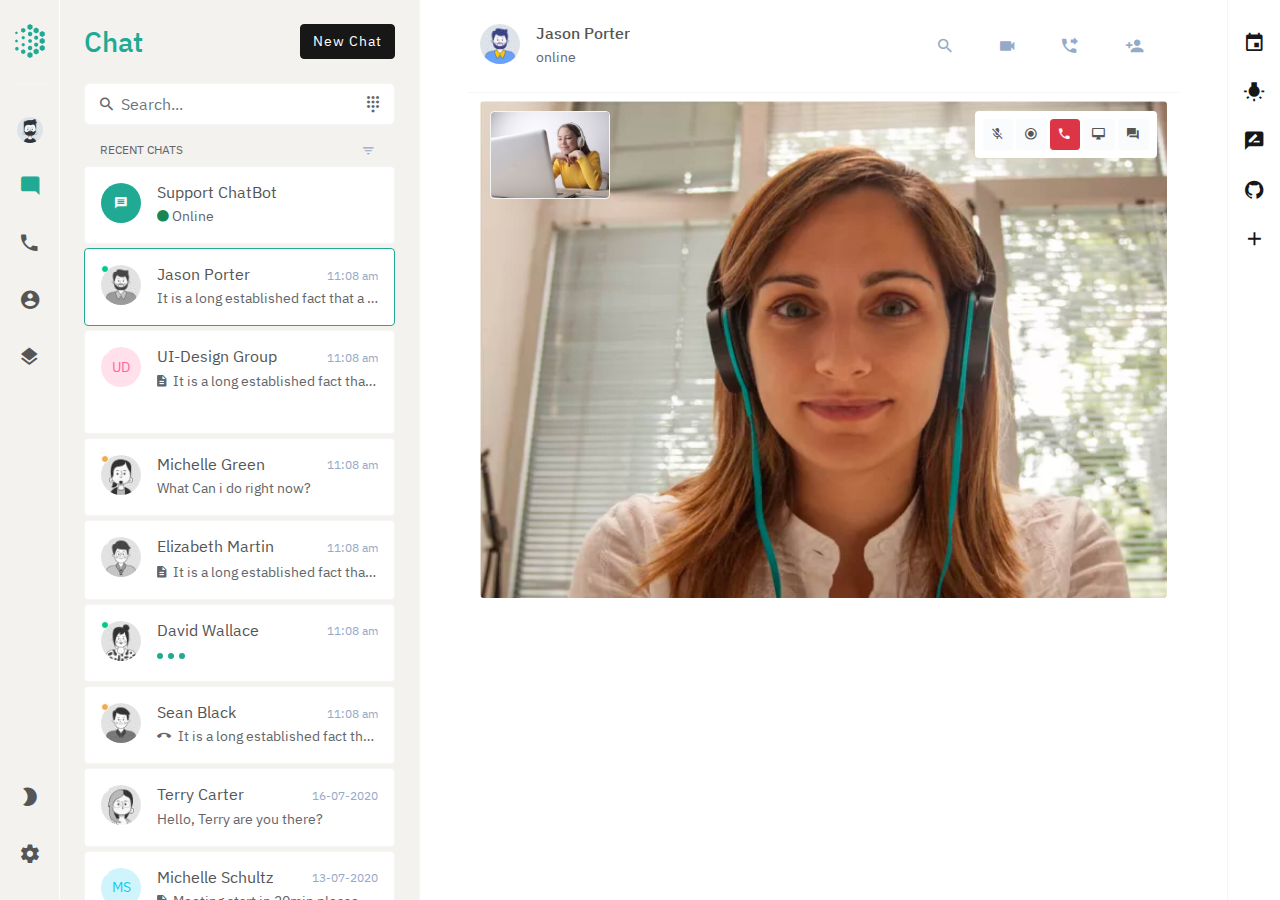
<file: web-page/video-call.html>
<!DOCTYPE html>
<html lang="en">
<meta charset="utf-8">
<meta http-equiv="X-UA-Compatible" content="IE=Edge">
<meta name="viewport" content="width=device-width, initial-scale=1, shrink-to-fit=no">
<meta name="description" content="Responsive Bootstrap 4 and web Application ui kit.">
<title>::PostMan::Chat Application</title>
<link rel="icon" href="https://www.92ui.net.com/2021/2/yxh1x9666/favicon.ico" type="image/x-icon">
<link rel="stylesheet" href="static/css/material-design-iconic-font.min.css">
<link rel="stylesheet" href="static/css/bootstrap-datepicker.min.css">
<link rel="stylesheet" href="static/css/style.min.css">
<body>
<div id="layout" class="theme-cyan">
    <div class="navigation navbar justify-content-center py-xl-4 py-md-3 py-0 px-3"><a href="index.html" title="Postman"
                                                                                       class="brand">
        <svg xmlns="http://www.w3.org/2000/svg" viewbox="0 0 46 46" fill="none">
            <g id="logo-icon-color">
                <path id="Vector"
                      d="M26.4966 6.01307V2.00436L22.9746 0L19.5029 2.00436V6.01307L22.9746 8.01743L26.4966 6.01307Z"
                      fill="#4539CF"></path>
                <path id="Vector_2"
                      d="M34.7989 10.8235V6.81477L31.3272 4.81042L27.8555 6.81477V10.8235L31.3272 12.8279L34.7989 10.8235Z"
                      fill="#4539CF"></path>
                <path id="Vector_3"
                      d="M43 15.4837V11.4749L39.5283 9.47058L36.0063 11.4749V15.4837L39.5283 17.488L43 15.4837Z"
                      fill="#4539CF"></path>
                <path id="Vector_4"
                      d="M43 25.0043V20.9956L39.5283 18.9913L36.0063 20.9956V25.0043L39.5283 27.0087L43 25.0043Z"
                      fill="#4539CF"></path>
                <path id="Vector_5"
                      d="M33.9935 19.9935V16.9368L31.3269 15.4336L28.6602 16.9368V19.9935L31.3269 21.5469L33.9935 19.9935Z"
                      fill="#4539CF"></path>
                <path id="Vector_6"
                      d="M33.9935 29.5142V26.4575L31.3269 24.9041L28.6602 26.4575V29.5142L31.3269 31.0174L33.9935 29.5142Z"
                      fill="#4539CF"></path>
                <path id="Vector_7"
                      d="M15.931 19.6928V17.2876L13.8178 16.085L11.7549 17.2876V19.6928L13.8178 20.8453L15.931 19.6928Z"
                      fill="#4539CF"></path>
                <path id="Vector_8"
                      d="M15.931 29.1634V26.7582L13.8178 25.5555L11.7549 26.7582V29.1634L13.8178 30.366L15.931 29.1634Z"
                      fill="#4539CF"></path>
                <path id="Vector_9"
                      d="M6.4717 24.0022V21.9978L4.76101 20.9956L3 21.9978V24.0022L4.76101 25.0044L6.4717 24.0022Z"
                      fill="#4539CF"></path>
                <path id="Vector_10"
                      d="M43 34.4749V30.4662L39.5283 28.4619L36.0063 30.4662V34.4749L39.5283 36.4793L43 34.4749Z"
                      fill="#4539CF"></path>
                <path id="Vector_11"
                      d="M25.9433 15.1329V11.8758L23.1257 10.2222L20.2578 11.8758V15.1329L23.1257 16.7865L25.9433 15.1329Z"
                      fill="#4539CF"></path>
                <path id="Vector_12"
                      d="M25.9433 34.1242V30.8671L23.1257 29.2135L20.2578 30.8671V34.1242L23.1257 35.7778L25.9433 34.1242Z"
                      fill="#4539CF"></path>
                <path id="Vector_13"
                      d="M25.4908 24.3529V21.597L23.126 20.244L20.7109 21.597V24.3529L23.126 25.756L25.4908 24.3529Z"
                      fill="#4539CF"></path>
                <path id="Vector_14"
                      d="M34.7989 39.1852V35.1765L31.3272 33.1721L27.8555 35.1765V39.1852L31.3272 41.1896L34.7989 39.1852Z"
                      fill="#4539CF"></path>
                <path id="Vector_15"
                      d="M16.6856 10.2222V6.91507L13.8176 5.26147L10.9497 6.91507V10.2222L13.8176 11.8257L16.6856 10.2222Z"
                      fill="#4539CF"></path>
                <path id="Vector_16"
                      d="M6.22013 12.9782V11.1242L4.61006 10.1721L3 11.1242V12.9782L4.61006 13.9303L6.22013 12.9782Z"
                      fill="#4539CF"></path>
                <path id="Vector_17"
                      d="M26.4966 43.9956V39.9868L22.9746 37.9825L19.5029 39.9868V43.9956L22.9746 45.9999L26.4966 43.9956Z"
                      fill="#4539CF"></path>
                <path id="Vector_18"
                      d="M16.6856 39.0849V35.7777L13.8176 34.1241L10.9497 35.7777V39.0849L13.8176 40.7385L16.6856 39.0849Z"
                      fill="#4539CF"></path>
                <path id="Vector_19"
                      d="M7.5283 34.8257V32.22L5.26415 30.9172L3 32.22V34.8257L5.26415 36.1285L7.5283 34.8257Z"
                      fill="#4539CF"></path>
            </g>
        </svg>
    </a>
        <div class="nav flex-md-column nav-pills flex-grow-1" role="tablist" aria-orientation="vertical"><a
                class="mb-xl-3 mb-md-2 nav-link" data-toggle="pill" href="#nav-tab-user" role="tab"><img
                src="static/picture/user.png" class="avatar sm rounded-circle" alt="user avatar"></a><a
                class="mb-xl-3 mb-md-2 nav-link active" data-toggle="pill" href="#nav-tab-chat" role="tab"><i
                class="zmdi zmdi-comment-alt"></i></a><a class="mb-xl-3 mb-md-2 nav-link" data-toggle="pill"
                                                         href="#nav-tab-phone" role="tab"><i
                class="zmdi zmdi-phone"></i></a><a class="mb-xl-3 mb-md-2 nav-link" data-toggle="pill"
                                                   href="#nav-tab-contact" role="tab"><i
                class="zmdi zmdi-account-circle"></i></a><a
                class="mb-xl-3 mb-md-2 nav-link d-none d-sm-block flex-grow-1" data-toggle="pill" href="#nav-tab-pages"
                role="tab"><i class="zmdi zmdi-layers"></i></a><a class="mt-xl-3 mt-md-2 nav-link light-dark-toggle"
                                                                  href="javascript:void(0);"><i
                class="zmdi zmdi-brightness-2"></i><input class="light-dark-btn" type="checkbox"></a><a
                class="mt-xl-3 mt-md-2 nav-link d-none d-sm-block" href="settings.html" role="tab"><i
                class="zmdi zmdi-settings"></i></a></div>
        <button type="submit" class="btn sidebar-toggle-btn shadow-sm"><i class="zmdi zmdi-menu"></i></button>
    </div>
    <div class="sidebar border-end py-xl-4 py-3 px-xl-4 px-3">
        <div class="tab-content">
            <div class="tab-pane fade" id="nav-tab-user" role="tabpanel">
                <div class="d-flex justify-content-between align-items-center mb-4"><h3 class="mb-0 text-primary">
                    Profile</h3>
                    <div><a href="signin.html" title="" class="btn btn-dark">Sign Out</a></div>
                </div>
                <div class="form-group input-group-lg search mb-3"><i class="zmdi zmdi-search"></i><i
                        class="zmdi zmdi-dialpad"></i><input type="text" class="form-control" placeholder="Search...">
                </div>
                <div class="card border-0 text-center pt-3 mb-4">
                    <div class="card-body">
                        <div class="card-user-avatar"><img src="static/picture/user.png" alt="avatar">
                            <button type="button" class="btn btn-secondary btn-sm"><i class="zmdi zmdi-edit"></i>
                            </button>
                        </div>
                        <div class="card-user-detail mt-4"><h5>Michelle Green</h5><span class="text-muted"><a
                                href="javascript:;" class="__cf_email__"
                                data-cfemail="cba6a2a8a3aea7a7aee5acb9aeaea58baca6aaa2a7e5a8a4a6">[email&#160;protected]</a></span>
                            <p>+14 123 456 789 - New york(USA)</p>
                            <div class="social"><a class="icon p-2" href="#" data-toggle="tooltip" title="Facebook"><i
                                    class="zmdi zmdi-facebook-box"></i></a><a class="icon p-2" href="#"
                                                                              data-toggle="tooltip" title="Github"><i
                                    class="zmdi zmdi-github-box"></i></a><a class="icon p-2" href="#"
                                                                            data-toggle="tooltip" title="Linkedin"><i
                                    class="zmdi zmdi-linkedin-box"></i></a><a class="icon p-2" href="#"
                                                                              data-toggle="tooltip" title="Instagram"><i
                                    class="zmdi zmdi-instagram"></i></a></div>
                        </div>
                    </div>
                </div>
                <div class="card border-0">
                    <ul class="list-group custom list-group-flush">
                        <li class="list-group-item d-flex justify-content-between align-items-center">
                            <span>Color scheme</span>
                            <ul class="choose-skin list-unstyled mb-0">
                                <li data-theme="indigo" data-toggle="tooltip" title="Theme-Indigo">
                                    <div class="indigo"></div>
                                </li>
                                <li class="active" data-theme="cyan" data-toggle="tooltip" title="Theme-Cyan">
                                    <div class="cyan"></div>
                                </li>
                                <li data-theme="green" data-toggle="tooltip" title="Theme-Green">
                                    <div class="green"></div>
                                </li>
                                <li data-theme="blush" data-toggle="tooltip" title="Theme-Blush">
                                    <div class="blush"></div>
                                </li>
                                <li data-theme="dark" data-toggle="tooltip" title="Theme-Dark">
                                    <div class="dark"></div>
                                </li>
                            </ul>
                        </li>
                        <li class="list-group-item d-flex justify-content-between align-items-center"><span>Desktop notifications</span><label
                                class="c_checkbox"><input type="checkbox" checked=""><span
                                class="checkmark"></span></label></li>
                        <li class="list-group-item d-flex justify-content-between align-items-center"><span>Sound notifications</span><label
                                class="c_checkbox"><input type="checkbox"><span class="checkmark"></span></label></li>
                        <li class="list-group-item border-0 mt-2"><a class="link" href="#"><i
                                class="zmdi zmdi-chevron-right me-2"></i>Need Help? Let's chat</a>
                        </li>
                        <li class="list-group-item border-0">
                            <a class="link" href="#"><i class="zmdi zmdi-chevron-right me-2"></i> Knowledgebase</a>
                        </li>
                        <li class="list-group-item border-0">
                            <a class="link" href="#"><i class="zmdi zmdi-chevron-right me-2"></i> english (United
                                States)</a>
                        </li>
                        <li class="list-group-item mb-2">
                            <a class="link" href="#"><i class="zmdi zmdi-chevron-right me-2"></i> Browser & App Sessions</a>
                        </li>
                    </ul>
                    <div class="card-body text-center border-top">
                        <button type="button" class="btn btn-secondary">Update Profile</button>
                    </div>
                </div>
            </div>
            <div class="tab-pane fade show active" id="nav-tab-chat" role="tabpanel">
                <div class="d-flex justify-content-between align-items-center mb-4">
                    <h3 class="mb-0 text-primary">Chat</h3>
                    <div>
                        <button class="btn btn-dark" type="button">New Chat</button>
                    </div>
                </div>
                <div class="form-group input-group-lg search mb-3">
                    <i class="zmdi zmdi-search"></i>
                    <i class="zmdi zmdi-dialpad"></i>
                    <input type="text" class="form-control" placeholder="Search...">
                </div>
                <ul class="chat-list">
                    <li class="header d-flex justify-content-between ps-3 pe-3 mb-1">
                        <span>RECENT CHATS</span>
                        <div class="dropdown">
                            <a class="btn btn-link px-1 py-0 border-0 text-muted dropdown-toggle" href="#" role="button"
                               data-toggle="dropdown" aria-haspopup="true" aria-expanded="false"><i
                                    class="zmdi zmdi-filter-list"></i></a>
                            <div class="dropdown-menu dropdown-menu-right">
                                <a class="dropdown-item" href="#">Action</a>
                                <a class="dropdown-item" href="#">Another action</a>
                                <a class="dropdown-item" href="#">Something else here</a>
                            </div>
                        </div>
                    </li>
                    <li>
                        <a href="bot-chat.html" class="card">
                            <div class="card-body">
                                <div class="media">
                                    <div class="avatar me-3">
                                        <div class="avatar rounded-circle no-image bg-primary text-light">
                                            <span><i class="zmdi zmdi-comment-text"></i></span>
                                        </div>
                                    </div>
                                    <div class="media-body overflow-hidden">
                                        <div class="d-flex align-items-center mb-1">
                                            <h6 class="text-truncate mb-0 me-auto">Support ChatBot</h6>
                                        </div>
                                        <div class="text-truncate">
                                            <i class="zmdi zmdi-circle text-success"></i> Online
                                        </div>
                                    </div>
                                </div>
                            </div>
                        </a>
                    </li>
                    <li class="online active">
                        <div class="hover_action">
                            <button type="button" class="btn btn-link text-info"><i class="zmdi zmdi-eye"></i></button>
                            <button type="button" class="btn btn-link text-warning"><i class="zmdi zmdi-star"></i>
                            </button>
                            <button type="button" class="btn btn-link text-danger"><i class="zmdi zmdi-delete"></i>
                            </button>
                        </div>
                        <a href="single-chat.html" class="card">
                            <div class="card-body">
                                <div class="media">
                                    <div class="avatar me-3">
                                        <span class="status rounded-circle"></span>
                                        <img class="avatar rounded-circle" src="static/picture/avatar5.jpg"
                                             alt="avatar">
                                    </div>
                                    <div class="media-body overflow-hidden">
                                        <div class="d-flex align-items-center mb-1">
                                            <h6 class="text-truncate mb-0 me-auto">Jason Porter</h6>
                                            <p class="small text-muted text-nowrap ms-4 mb-0">11:08 am</p>
                                        </div>
                                        <div class="text-truncate">It is a long established fact that a reader w...
                                        </div>
                                    </div>
                                </div>
                            </div>
                        </a>
                    </li>
                    <li>
                        <div class="hover_action">
                            <button type="button" class="btn btn-link text-info"><i class="zmdi zmdi-eye"></i></button>
                            <button type="button" class="btn btn-link text-warning"><i class="zmdi zmdi-star"></i>
                            </button>
                            <button type="button" class="btn btn-link text-danger"><i class="zmdi zmdi-delete"></i>
                            </button>
                        </div>
                        <a href="group-chat.html" class="card">
                            <div class="card-body">
                                <div class="media">
                                    <div class="avatar me-3">
                                        <span class="status rounded-circle"></span>
                                        <div class="avatar rounded-circle no-image timber">
                                            <span>UD</span>
                                        </div>
                                    </div>
                                    <div class="media-body overflow-hidden">
                                        <div class="d-flex align-items-center mb-1">
                                            <h6 class="text-truncate mb-0 me-auto">UI-Design Group</h6>
                                            <p class="small text-muted text-nowrap ms-4 mb-0">11:08 am</p>
                                        </div>
                                        <div class="text-truncate">
                                            <i class="zmdi zmdi-file-text me-1"></i> It is a long established fact that
                                            a reader w...
                                            <div class="avatar-list avatar-list-stacked mt-1">
                                                <img class="avatar xs rounded" src="static/picture/avatar5.jpg"
                                                     data-toggle="tooltip" data-placement="top" title="Sean">
                                                <img class="avatar xs rounded" src="static/picture/avatar6.jpg"
                                                     data-toggle="tooltip" data-placement="top" title="Martin">
                                                <img class="avatar xs rounded" src="static/picture/avatar1.jpg"
                                                     data-toggle="tooltip" data-placement="top" title="Terry">
                                                <img class="avatar xs rounded" src="static/picture/avatar4.jpg"
                                                     data-toggle="tooltip" data-placement="top" title="Michelle">
                                            </div>
                                        </div>
                                    </div>
                                </div>
                            </div>
                        </a>
                    </li>
                    <li class="away">
                        <div class="hover_action">
                            <button type="button" class="btn btn-link text-info"><i class="zmdi zmdi-eye"></i></button>
                            <button type="button" class="btn btn-link text-warning"><i class="zmdi zmdi-star"></i>
                            </button>
                            <button type="button" class="btn btn-link text-danger"><i class="zmdi zmdi-delete"></i>
                            </button>
                        </div>
                        <a href="single-chat-2.html" class="card">
                            <div class="card-body">
                                <div class="media">
                                    <div class="avatar me-3">
                                        <span class="status rounded-circle"></span>
                                        <img class="avatar rounded-circle" src="static/picture/avatar1.jpg"
                                             alt="avatar">
                                    </div>
                                    <div class="media-body overflow-hidden">
                                        <div class="d-flex align-items-center mb-1">
                                            <h6 class="text-truncate mb-0 me-auto">Michelle Green</h6>
                                            <p class="small text-muted text-nowrap ms-4 mb-0">11:08 am</p>
                                        </div>
                                        <div class="text-truncate">What Can i do right now?</div>
                                    </div>
                                </div>
                            </div>
                        </a>
                    </li>
                    <li>
                        <div class="hover_action">
                            <button type="button" class="btn btn-link text-info"><i class="zmdi zmdi-eye"></i></button>
                            <button type="button" class="btn btn-link text-warning"><i class="zmdi zmdi-star"></i>
                            </button>
                            <button type="button" class="btn btn-link text-danger"><i class="zmdi zmdi-delete"></i>
                            </button>
                        </div>
                        <a href="#" class="card">
                            <div class="card-body">
                                <div class="media">
                                    <div class="avatar me-3">
                                        <span class="status rounded-circle"></span>
                                        <img class="avatar rounded-circle" src="static/picture/avatar2.jpg"
                                             alt="avatar">
                                    </div>
                                    <div class="media-body overflow-hidden">
                                        <div class="d-flex align-items-center mb-1">
                                            <h6 class="text-truncate mb-0 me-auto">Elizabeth Martin <span
                                                    class="badge badge-info">4</span></h6>
                                            <p class="small text-muted text-nowrap ms-4 mb-0">11:08 am</p>
                                        </div>
                                        <div class="text-truncate"><i class="zmdi zmdi-file-text me-1"></i> It is a long
                                            established fact that a reader w...
                                        </div>
                                    </div>
                                </div>
                            </div>
                        </a>
                    </li>
                    <li class="online">
                        <div class="hover_action">
                            <button type="button" class="btn btn-link text-info"><i class="zmdi zmdi-eye"></i></button>
                            <button type="button" class="btn btn-link text-warning"><i class="zmdi zmdi-star"></i>
                            </button>
                            <button type="button" class="btn btn-link text-danger"><i class="zmdi zmdi-delete"></i>
                            </button>
                        </div>
                        <a href="#" class="card">
                            <div class="card-body">
                                <div class="media">
                                    <div class="avatar me-3">
                                        <span class="status rounded-circle"></span>
                                        <img class="avatar rounded-circle" src="static/picture/avatar3.jpg"
                                             alt="avatar">
                                    </div>
                                    <div class="media-body overflow-hidden">
                                        <div class="d-flex align-items-center mb-1">
                                            <h6 class="text-truncate mb-0 me-auto">David Wallace</h6>
                                            <p class="small text-muted text-nowrap ms-4 mb-0">11:08 am</p>
                                        </div>
                                        <div class="text-truncate">
                                            <div class="wave">
                                                <span class="dot"></span>
                                                <span class="dot"></span>
                                                <span class="dot"></span>
                                            </div>
                                        </div>
                                    </div>
                                </div>
                            </div>
                        </a>
                    </li>
                    <li class="away">
                        <div class="hover_action">
                            <button type="button" class="btn btn-link text-info"><i class="zmdi zmdi-eye"></i></button>
                            <button type="button" class="btn btn-link text-warning"><i class="zmdi zmdi-star"></i>
                            </button>
                            <button type="button" class="btn btn-link text-danger"><i class="zmdi zmdi-delete"></i>
                            </button>
                        </div>
                        <a href="#" class="card">
                            <div class="card-body">
                                <div class="media">
                                    <div class="avatar me-3">
                                        <span class="status rounded-circle"></span>
                                        <img class="avatar rounded-circle" src="static/picture/avatar4.jpg"
                                             alt="avatar">
                                    </div>
                                    <div class="media-body overflow-hidden">
                                        <div class="d-flex align-items-center mb-1">
                                            <h6 class="text-truncate mb-0 me-auto">Sean Black</h6>
                                            <p class="small text-muted text-nowrap ms-4 mb-0">11:08 am</p>
                                        </div>
                                        <div class="text-truncate"><i class="zmdi zmdi-phone-end me-1"></i> It is a long
                                            established fact that a reader w...
                                        </div>
                                    </div>
                                </div>
                            </div>
                        </a>
                    </li>
                    <li>
                        <div class="hover_action">
                            <button type="button" class="btn btn-link text-info"><i class="zmdi zmdi-eye"></i></button>
                            <button type="button" class="btn btn-link text-warning"><i class="zmdi zmdi-star"></i>
                            </button>
                            <button type="button" class="btn btn-link text-danger"><i class="zmdi zmdi-delete"></i>
                            </button>
                        </div>
                        <a href="#" class="card">
                            <div class="card-body">
                                <div class="media">
                                    <div class="avatar me-3">
                                        <span class="status rounded-circle"></span>
                                        <img class="avatar rounded-circle" src="static/picture/avatar6.jpg"
                                             alt="avatar">
                                    </div>
                                    <div class="media-body overflow-hidden">
                                        <div class="d-flex align-items-center mb-1">
                                            <h6 class="text-truncate mb-0 me-auto">Terry Carter</h6>
                                            <p class="small text-muted text-nowrap ms-4 mb-0">16-07-2020</p>
                                        </div>
                                        <div class="text-truncate">Hello, Terry are you there?</div>
                                    </div>
                                </div>
                            </div>
                        </a>
                    </li>
                    <li>
                        <div class="hover_action">
                            <button type="button" class="btn btn-link text-info"><i class="zmdi zmdi-eye"></i></button>
                            <button type="button" class="btn btn-link text-warning"><i class="zmdi zmdi-star"></i>
                            </button>
                            <button type="button" class="btn btn-link text-danger"><i class="zmdi zmdi-delete"></i>
                            </button>
                        </div>
                        <a href="#" class="card">
                            <div class="card-body">
                                <div class="media">
                                    <div class="avatar me-3">
                                        <span class="status rounded-circle"></span>
                                        <div class="avatar rounded-circle no-image cyan">
                                            <span>MS</span>
                                        </div>
                                    </div>
                                    <div class="media-body overflow-hidden">
                                        <div class="d-flex align-items-center mb-1">
                                            <h6 class="text-truncate mb-0 me-auto">Michelle Schultz</h6>
                                            <p class="small text-muted text-nowrap ms-4 mb-0">13-07-2020</p>
                                        </div>
                                        <div class="text-truncate">
                                            <i class="zmdi zmdi-file-text me-1"></i> Meeting start in 20min please be
                                            ready...
                                        </div>
                                    </div>
                                </div>
                            </div>
                        </a>
                    </li>
                    <li>
                        <div class="hover_action">
                            <button type="button" class="btn btn-link text-info"><i class="zmdi zmdi-eye"></i></button>
                            <button type="button" class="btn btn-link text-warning"><i class="zmdi zmdi-star"></i>
                            </button>
                            <button type="button" class="btn btn-link text-danger"><i class="zmdi zmdi-delete"></i>
                            </button>
                        </div>
                        <a href="#" class="card">
                            <div class="card-body">
                                <div class="media">
                                    <div class="avatar me-3">
                                        <span class="status rounded-circle"></span>
                                        <div class="avatar rounded-circle no-image green">
                                            <span>RG</span>
                                        </div>
                                    </div>
                                    <div class="media-body overflow-hidden">
                                        <div class="d-flex align-items-center mb-1">
                                            <h6 class="text-truncate mb-0 me-auto">React Group</h6>
                                            <p class="small text-muted text-nowrap ms-4 mb-0">11:08 am</p>
                                        </div>
                                        <div class="text-truncate">
                                            It is a long established fact that a reader w...
                                            <div class="avatar-list avatar-list-stacked mt-1">
                                                <img class="avatar xs rounded" src="static/picture/avatar7.jpg"
                                                     data-toggle="tooltip" data-placement="top" title="Sean">
                                                <img class="avatar xs rounded" src="static/picture/avatar8.jpg"
                                                     data-toggle="tooltip" data-placement="top" title="Martin">
                                            </div>
                                        </div>
                                    </div>
                                </div>
                            </div>
                        </a>
                    </li>
                    <li>
                        <div class="hover_action">
                            <button type="button" class="btn btn-link text-info"><i class="zmdi zmdi-eye"></i></button>
                            <button type="button" class="btn btn-link text-warning"><i class="zmdi zmdi-star"></i>
                            </button>
                            <button type="button" class="btn btn-link text-danger"><i class="zmdi zmdi-delete"></i>
                            </button>
                        </div>
                        <a href="#" class="card">
                            <div class="card-body">
                                <div class="media">
                                    <div class="avatar me-3">
                                        <span class="status rounded-circle"></span>
                                        <img class="avatar rounded-circle" src="static/picture/avatar6.jpg"
                                             alt="avatar">
                                    </div>
                                    <div class="media-body overflow-hidden">
                                        <div class="d-flex align-items-center mb-1">
                                            <h6 class="text-truncate mb-0 me-auto">Terry Carter</h6>
                                            <p class="small text-muted text-nowrap ms-4 mb-0">16-07-2020</p>
                                        </div>
                                        <div class="text-truncate">Hello, Terry are you there?</div>
                                    </div>
                                </div>
                            </div>
                        </a>
                    </li>
                    <li>
                        <div class="hover_action">
                            <button type="button" class="btn btn-link text-info"><i class="zmdi zmdi-eye"></i></button>
                            <button type="button" class="btn btn-link text-warning"><i class="zmdi zmdi-star"></i>
                            </button>
                            <button type="button" class="btn btn-link text-danger"><i class="zmdi zmdi-delete"></i>
                            </button>
                        </div>
                        <a href="#" class="card">
                            <div class="card-body">
                                <div class="media">
                                    <div class="avatar me-3">
                                        <span class="status rounded-circle"></span>
                                        <div class="avatar rounded-circle no-image cyan">
                                            <span>MS</span>
                                        </div>
                                    </div>
                                    <div class="media-body overflow-hidden">
                                        <div class="d-flex align-items-center mb-1">
                                            <h6 class="text-truncate mb-0 me-auto">Michelle Schultz</h6>
                                            <p class="small text-muted text-nowrap ms-4 mb-0">13-07-2020</p>
                                        </div>
                                        <div class="text-truncate">
                                            <i class="zmdi zmdi-file-text me-1"></i> Meeting start in 20min please be
                                            ready...
                                        </div>
                                    </div>
                                </div>
                            </div>
                        </a>
                    </li>
                </ul>
            </div>
            <div class="tab-pane fade" id="nav-tab-phone" role="tabpanel">
                <div class="d-flex justify-content-between align-items-center mb-4">
                    <h3 class="mb-0 text-primary">Call</h3>
                    <div>
                        <button class="btn btn-dark" type="button">New Call</button>
                    </div>
                </div>
                <div class="form-group input-group-lg search mb-3">
                    <i class="zmdi zmdi-search"></i>
                    <i class="zmdi zmdi-dialpad"></i>
                    <input type="text" class="form-control" placeholder="Search...">
                </div>
                <ul class="chat-list">
                    <li class="header d-flex justify-content-between ps-3 pe-3 mb-1">
                        <span>RECENT CALL</span>
                        <div class="dropdown">
                            <a class="btn btn-link px-1 py-0 border-0 text-muted dropdown-toggle" href="#" role="button"
                               data-toggle="dropdown" aria-haspopup="true" aria-expanded="false"></a>
                            <div class="dropdown-menu dropdown-menu-right">
                                <a class="dropdown-item" href="#">Action</a>
                                <a class="dropdown-item" href="#">Another action</a>
                                <a class="dropdown-item" href="#">Something else here</a>
                            </div>
                        </div>
                    </li>
                    <li>
                        <div class="hover_action">
                            <button type="button" class="btn btn-link text-info"><i class="zmdi zmdi-eye"></i></button>
                            <button type="button" class="btn btn-link text-warning"><i class="zmdi zmdi-star"></i>
                            </button>
                            <button type="button" class="btn btn-link text-danger"><i class="zmdi zmdi-delete"></i>
                            </button>
                        </div>
                        <a href="#" class="card">
                            <div class="card-body">
                                <div class="media">
                                    <div class="avatar me-3">
                                        <img class="avatar rounded-circle" src="static/picture/avatar10.jpg"
                                             alt="avatar">
                                    </div>
                                    <div class="media-body overflow-hidden">
                                        <div class="d-flex align-items-center mb-1">
                                            <h6 class="text-truncate mb-0 me-auto">Michelle Green</h6>
                                        </div>
                                        <div class="text-truncate">
                                            <i class="zmdi zmdi-phone-missed me-1"></i> Yesterday at 6:08 PM
                                        </div>
                                    </div>
                                </div>
                            </div>
                        </a>
                    </li>
                    <li>
                        <div class="hover_action">
                            <button type="button" class="btn btn-link text-info"><i class="zmdi zmdi-eye"></i></button>
                            <button type="button" class="btn btn-link text-warning"><i class="zmdi zmdi-star"></i>
                            </button>
                            <button type="button" class="btn btn-link text-danger"><i class="zmdi zmdi-delete"></i>
                            </button>
                        </div>
                        <a href="#" class="card">
                            <div class="card-body">
                                <div class="media">
                                    <div class="avatar me-3">
                                        <img class="avatar rounded-circle" src="static/picture/avatar9.jpg"
                                             alt="avatar">
                                    </div>
                                    <div class="media-body overflow-hidden">
                                        <div class="d-flex align-items-center mb-1">
                                            <h6 class="text-truncate mb-0 me-auto">Jane Hunt</h6>
                                        </div>
                                        <div class="text-truncate">
                                            <i class="zmdi zmdi-phone-missed me-1"></i> Yesterday at 6:08 PM
                                        </div>
                                    </div>
                                </div>
                            </div>
                        </a>
                    </li>
                    <li>
                        <div class="hover_action">
                            <button type="button" class="btn btn-link text-info"><i class="zmdi zmdi-eye"></i></button>
                            <button type="button" class="btn btn-link text-warning"><i class="zmdi zmdi-star"></i>
                            </button>
                            <button type="button" class="btn btn-link text-danger"><i class="zmdi zmdi-delete"></i>
                            </button>
                        </div>
                        <a href="#" class="card">
                            <div class="card-body">
                                <div class="media">
                                    <div class="avatar me-3">
                                        <img class="avatar rounded-circle" src="static/picture/avatar8.jpg"
                                             alt="avatar">
                                    </div>
                                    <div class="media-body overflow-hidden">
                                        <div class="d-flex align-items-center mb-1">
                                            <h6 class="text-truncate mb-0 me-auto">Susie Willis</h6>
                                        </div>
                                        <div class="text-truncate">
                                            <i class="zmdi zmdi-phone-missed me-1"></i> Yesterday at 6:08 PM
                                        </div>
                                    </div>
                                </div>
                            </div>
                        </a>
                    </li>
                    <li>
                        <div class="hover_action">
                            <button type="button" class="btn btn-link text-info"><i class="zmdi zmdi-eye"></i></button>
                            <button type="button" class="btn btn-link text-warning"><i class="zmdi zmdi-star"></i>
                            </button>
                            <button type="button" class="btn btn-link text-danger"><i class="zmdi zmdi-delete"></i>
                            </button>
                        </div>
                        <a href="#" class="card">
                            <div class="card-body">
                                <div class="media">
                                    <div class="avatar me-3">
                                        <img class="avatar rounded-circle" src="static/picture/avatar1.jpg"
                                             alt="avatar">
                                    </div>
                                    <div class="media-body overflow-hidden">
                                        <div class="d-flex align-items-center mb-1">
                                            <h6 class="text-truncate mb-0 me-auto">Marshall Nichols</h6>
                                        </div>
                                        <div class="text-truncate">
                                            <i class="zmdi zmdi-phone-forwarded me-1"></i> Yesterday at 6:08 PM
                                        </div>
                                    </div>
                                </div>
                            </div>
                        </a>
                    </li>
                    <li>
                        <div class="hover_action">
                            <button type="button" class="btn btn-link text-info"><i class="zmdi zmdi-eye"></i></button>
                            <button type="button" class="btn btn-link text-warning"><i class="zmdi zmdi-star"></i>
                            </button>
                            <button type="button" class="btn btn-link text-danger"><i class="zmdi zmdi-delete"></i>
                            </button>
                        </div>
                        <a href="#" class="card">
                            <div class="card-body">
                                <div class="media">
                                    <div class="avatar me-3">
                                        <img class="avatar rounded-circle" src="static/picture/avatar8.jpg"
                                             alt="avatar">
                                    </div>
                                    <div class="media-body overflow-hidden">
                                        <div class="d-flex align-items-center mb-1">
                                            <h6 class="text-truncate mb-0 me-auto">Jason Porter</h6>
                                        </div>
                                        <div class="text-truncate">
                                            <i class="zmdi zmdi-phone-missed me-1"></i> Yesterday at 6:08 PM
                                        </div>
                                    </div>
                                </div>
                            </div>
                        </a>
                    </li>
                    <li>
                        <div class="hover_action">
                            <button type="button" class="btn btn-link text-info"><i class="zmdi zmdi-eye"></i></button>
                            <button type="button" class="btn btn-link text-warning"><i class="zmdi zmdi-star"></i>
                            </button>
                            <button type="button" class="btn btn-link text-danger"><i class="zmdi zmdi-delete"></i>
                            </button>
                        </div>
                        <a href="#" class="card">
                            <div class="card-body">
                                <div class="media">
                                    <div class="avatar me-3">
                                        <img class="avatar rounded-circle" src="static/picture/avatar1.jpg"
                                             alt="avatar">
                                    </div>
                                    <div class="media-body overflow-hidden">
                                        <div class="d-flex align-items-center mb-1">
                                            <h6 class="text-truncate mb-0 me-auto">Darryl Day</h6>
                                        </div>
                                        <div class="text-truncate">
                                            <i class="zmdi zmdi-phone-forwarded me-1"></i> Yesterday at 6:08 PM
                                        </div>
                                    </div>
                                </div>
                            </div>
                        </a>
                    </li>
                </ul>
            </div>
            <div class="tab-pane fade" id="nav-tab-contact" role="tabpanel">
                <div class="d-flex justify-content-between align-items-center mb-4">
                    <h3 class="mb-0 text-primary">Contact</h3>
                    <div>
                        <button class="btn btn-dark" type="button" data-toggle="modal" data-target="#InviteFriends">
                            Invite Friends
                        </button>
                    </div>
                </div>
                <div class="form-group input-group-lg search mb-3">
                    <i class="zmdi zmdi-search"></i>
                    <i class="zmdi zmdi-dialpad"></i>
                    <input type="text" class="form-control" placeholder="Search...">
                </div>
                <ul class="chat-list">
                    <li class="header d-flex justify-content-between ps-3 pe-3 mb-1">
                        <span>A</span>
                        <div class="dropdown">
                            <a class="btn btn-link px-1 py-0 border-0 text-muted dropdown-toggle" href="#" role="button"
                               data-toggle="dropdown" aria-haspopup="true" aria-expanded="false"></a>
                            <div class="dropdown-menu dropdown-menu-right">
                                <a class="dropdown-item" href="#">Action</a>
                                <a class="dropdown-item" href="#">Another action</a>
                                <a class="dropdown-item" href="#">Something else here</a>
                            </div>
                        </div>
                    </li>
                    <li>
                        <div class="hover_action">
                            <button type="button" class="btn btn-link text-info"><i class="zmdi zmdi-eye"></i></button>
                            <button type="button" class="btn btn-link text-warning"><i class="zmdi zmdi-star"></i>
                            </button>
                            <button type="button" class="btn btn-link text-danger"><i class="zmdi zmdi-delete"></i>
                            </button>
                        </div>
                        <a href="#" class="card">
                            <div class="card-body">
                                <div class="media">
                                    <div class="avatar me-3">
                                        <img class="avatar rounded-circle" src="static/picture/avatar1.jpg"
                                             alt="avatar">
                                    </div>
                                    <div class="media-body overflow-hidden">
                                        <div class="d-flex align-items-center mb-1">
                                            <h6 class="text-truncate mb-0 me-auto">Amelia Green</h6>
                                        </div>
                                        <div class="text-truncate">
                                            last seen 2 hours ago
                                        </div>
                                    </div>
                                </div>
                            </div>
                        </a>
                    </li>
                    <li>
                        <div class="hover_action">
                            <button type="button" class="btn btn-link text-info"><i class="zmdi zmdi-eye"></i></button>
                            <button type="button" class="btn btn-link text-warning"><i class="zmdi zmdi-star"></i>
                            </button>
                            <button type="button" class="btn btn-link text-danger"><i class="zmdi zmdi-delete"></i>
                            </button>
                        </div>
                        <a href="#" class="card">
                            <div class="card-body">
                                <div class="media">
                                    <div class="avatar me-3">
                                        <img class="avatar rounded-circle" src="static/picture/avatar3.jpg"
                                             alt="avatar">
                                    </div>
                                    <div class="media-body overflow-hidden">
                                        <div class="d-flex align-items-center mb-1">
                                            <h6 class="text-truncate mb-0 me-auto">Ava Green</h6>
                                        </div>
                                        <div class="text-truncate">
                                            last seen 1 hours ago
                                        </div>
                                    </div>
                                </div>
                            </div>
                        </a>
                    </li>
                    <li class="header d-flex justify-content-between ps-3 pe-3 mb-1">
                        <span>C</span>
                    </li>
                    <li>
                        <div class="hover_action">
                            <button type="button" class="btn btn-link text-info"><i class="zmdi zmdi-eye"></i></button>
                            <button type="button" class="btn btn-link text-warning"><i class="zmdi zmdi-star"></i>
                            </button>
                            <button type="button" class="btn btn-link text-danger"><i class="zmdi zmdi-delete"></i>
                            </button>
                        </div>
                        <a href="#" class="card">
                            <div class="card-body">
                                <div class="media">
                                    <div class="avatar me-3">
                                        <img class="avatar rounded-circle" src="static/picture/avatar4.jpg"
                                             alt="avatar">
                                    </div>
                                    <div class="media-body overflow-hidden">
                                        <div class="d-flex align-items-center mb-1">
                                            <h6 class="text-truncate mb-0 me-auto">Charlotte Green</h6>
                                        </div>
                                        <div class="text-truncate">
                                            last seen 6 hours ago
                                        </div>
                                    </div>
                                </div>
                            </div>
                        </a>
                    </li>
                    <li>
                        <div class="hover_action">
                            <button type="button" class="btn btn-link text-info"><i class="zmdi zmdi-eye"></i></button>
                            <button type="button" class="btn btn-link text-warning"><i class="zmdi zmdi-star"></i>
                            </button>
                            <button type="button" class="btn btn-link text-danger"><i class="zmdi zmdi-delete"></i>
                            </button>
                        </div>
                        <a href="#" class="card">
                            <div class="card-body">
                                <div class="media">
                                    <div class="avatar me-3">
                                        <img class="avatar rounded-circle" src="static/picture/avatar5.jpg"
                                             alt="avatar">
                                    </div>
                                    <div class="media-body overflow-hidden">
                                        <div class="d-flex align-items-center mb-1">
                                            <h6 class="text-truncate mb-0 me-auto">Chloe Green</h6>
                                        </div>
                                        <div class="text-truncate">
                                            last seen 3 hours ago
                                        </div>
                                    </div>
                                </div>
                            </div>
                        </a>
                    </li>
                    <li>
                        <div class="hover_action">
                            <button type="button" class="btn btn-link text-info"><i class="zmdi zmdi-eye"></i></button>
                            <button type="button" class="btn btn-link text-warning"><i class="zmdi zmdi-star"></i>
                            </button>
                            <button type="button" class="btn btn-link text-danger"><i class="zmdi zmdi-delete"></i>
                            </button>
                        </div>
                        <a href="#" class="card">
                            <div class="card-body">
                                <div class="media">
                                    <div class="avatar me-3">
                                        <img class="avatar rounded-circle" src="static/picture/avatar6.jpg"
                                             alt="avatar">
                                    </div>
                                    <div class="media-body overflow-hidden">
                                        <div class="d-flex align-items-center mb-1">
                                            <h6 class="text-truncate mb-0 me-auto">Charles Green</h6>
                                        </div>
                                        <div class="text-truncate">
                                            last seen 2 hours ago
                                        </div>
                                    </div>
                                </div>
                            </div>
                        </a>
                    </li>
                    <li class="header d-flex justify-content-between ps-3 pe-3 mb-1">
                        <span>D</span>
                    </li>
                    <li>
                        <div class="hover_action">
                            <button type="button" class="btn btn-link text-info"><i class="zmdi zmdi-eye"></i></button>
                            <button type="button" class="btn btn-link text-warning"><i class="zmdi zmdi-star"></i>
                            </button>
                            <button type="button" class="btn btn-link text-danger"><i class="zmdi zmdi-delete"></i>
                            </button>
                        </div>
                        <a href="#" class="card">
                            <div class="card-body">
                                <div class="media">
                                    <div class="avatar me-3">
                                        <img class="avatar rounded-circle" src="static/picture/avatar4.jpg"
                                             alt="avatar">
                                    </div>
                                    <div class="media-body overflow-hidden">
                                        <div class="d-flex align-items-center mb-1">
                                            <h6 class="text-truncate mb-0 me-auto">David Green</h6>
                                        </div>
                                        <div class="text-truncate">
                                            last seen 6 hours ago
                                        </div>
                                    </div>
                                </div>
                            </div>
                        </a>
                    </li>
                    <li class="header d-flex justify-content-between ps-3 pe-3 mb-1">
                        <span>M</span>
                    </li>
                    <li>
                        <div class="hover_action">
                            <button type="button" class="btn btn-link text-info"><i class="zmdi zmdi-eye"></i></button>
                            <button type="button" class="btn btn-link text-warning"><i class="zmdi zmdi-star"></i>
                            </button>
                            <button type="button" class="btn btn-link text-danger"><i class="zmdi zmdi-delete"></i>
                            </button>
                        </div>
                        <a href="#" class="card">
                            <div class="card-body">
                                <div class="media">
                                    <div class="avatar me-3">
                                        <img class="avatar rounded-circle" src="static/picture/avatar8.jpg"
                                             alt="avatar">
                                    </div>
                                    <div class="media-body overflow-hidden">
                                        <div class="d-flex align-items-center mb-1">
                                            <h6 class="text-truncate mb-0 me-auto">Michael Green</h6>
                                        </div>
                                        <div class="text-truncate">
                                            last seen 6 hours ago
                                        </div>
                                    </div>
                                </div>
                            </div>
                        </a>
                    </li>
                    <li>
                        <div class="hover_action">
                            <button type="button" class="btn btn-link text-info"><i class="zmdi zmdi-eye"></i></button>
                            <button type="button" class="btn btn-link text-warning"><i class="zmdi zmdi-star"></i>
                            </button>
                            <button type="button" class="btn btn-link text-danger"><i class="zmdi zmdi-delete"></i>
                            </button>
                        </div>
                        <a href="#" class="card">
                            <div class="card-body">
                                <div class="media">
                                    <div class="avatar me-3">
                                        <img class="avatar rounded-circle" src="static/picture/avatar8.jpg"
                                             alt="avatar">
                                    </div>
                                    <div class="media-body overflow-hidden">
                                        <div class="d-flex align-items-center mb-1">
                                            <h6 class="text-truncate mb-0 me-auto">Mohammad</h6>
                                        </div>
                                        <div class="text-truncate">
                                            last seen 6 hours ago
                                        </div>
                                    </div>
                                </div>
                            </div>
                        </a>
                    </li>
                    <li class="header d-flex justify-content-between ps-3 pe-3 mb-1">
                        <span>T</span>
                    </li>
                    <li>
                        <div class="hover_action">
                            <button type="button" class="btn btn-link text-info"><i class="zmdi zmdi-eye"></i></button>
                            <button type="button" class="btn btn-link text-warning"><i class="zmdi zmdi-star"></i>
                            </button>
                            <button type="button" class="btn btn-link text-danger"><i class="zmdi zmdi-delete"></i>
                            </button>
                        </div>
                        <a href="#" class="card">
                            <div class="card-body">
                                <div class="media">
                                    <div class="avatar me-3">
                                        <img class="avatar rounded-circle" src="static/picture/avatar9.jpg"
                                             alt="avatar">
                                    </div>
                                    <div class="media-body overflow-hidden">
                                        <div class="d-flex align-items-center mb-1">
                                            <h6 class="text-truncate mb-0 me-auto">Tommy Green</h6>
                                        </div>
                                        <div class="text-truncate">
                                            last seen 6 hours ago
                                        </div>
                                    </div>
                                </div>
                            </div>
                        </a>
                    </li>
                </ul>
            </div>
            <div class="tab-pane fade" id="nav-tab-pages" role="tabpanel">
                <div class="d-flex justify-content-between align-items-center mb-4">
                    <h3 class="mb-0 text-primary">Pages</h3>
                </div>
                <div class="card border-0">
                    <ul class="list-group list-group-flush">
                        <li class="list-group-item border-0 mt-3">
                            <a class="link" href="signin.html"><i class="zmdi zmdi-label-alt me-2"></i> Sign in</a>
                        </li>
                        <li class="list-group-item border-0">
                            <a class="link" href="signup.html"><i class="zmdi zmdi-label-alt me-2"></i> Sign up</a>
                        </li>
                        <li class="list-group-item border-0">
                            <a class="link" href="password-reset.html"><i class="zmdi zmdi-label-alt me-2"></i> Reset
                                Password</a>
                        </li>
                        <li class="list-group-item border-0">
                            <a class="link" href="settings.html"><i class="zmdi zmdi-label-alt me-2"></i> Settings</a>
                        </li>
                        <li class="list-group-item border-0">
                            <a class="link" href="single-chat.html"><i class="zmdi zmdi-label-alt me-2"></i> Single Chat
                                Room</a>
                        </li>
                        <li class="list-group-item border-0">
                            <a class="link" href="group-chat.html"><i class="zmdi zmdi-label-alt me-2"></i> Group Chat
                                Room</a>
                        </li>
                        <li class="list-group-item border-0">
                            <a class="link" href="audio-call.html"><i class="zmdi zmdi-label-alt me-2"></i> Audio Call
                                Room</a>
                        </li>
                        <li class="list-group-item border-0">
                            <a class="link" href=""><i class="zmdi zmdi-label-alt me-2"></i> Video Call Room</a>
                        </li>
                        <li class="list-group-item mb-3">
                            <a class="link" href=""><i class="zmdi zmdi-label-alt me-2"></i> Documentation</a>
                        </li>
                    </ul>
                </div>
            </div>
        </div>
    </div>
    <div class="rightbar d-none d-md-block">
        <div class="nav flex-column nav-pills border-start py-xl-4 py-3 h-100">
            <a class="nav-link mb-2 text-center rightbar-link" data-toggle="pill" href="#tab-calendar"><i
                    class="zmdi zmdi-calendar"></i></a>
            <a class="nav-link mb-2 text-center rightbar-link" data-toggle="pill" href="#tab-note"><i
                    class="zmdi zmdi-lamp"></i></a>
            <a class="nav-link mb-2 text-center rightbar-link" data-toggle="pill" href="#tab-task"><i
                    class="zmdi zmdi-comment-edit"></i></a>
            <a class="nav-link mb-2 text-center rightbar-link" data-toggle="pill" href="#tab-github"><i
                    class="zmdi zmdi-github"></i></a>
            <a class="nav-link mb-2 text-center" href="#"><i class="zmdi zmdi-plus"></i></a>
        </div>
        <div class="tab-content py-xl-4 py-3 px-xl-4 px-3">
            <div class="tab-pane fade" id="tab-calendar" role="tabpanel">
                <div class="header border-bottom pb-4 d-flex justify-content-between">
                    <div>
                        <h6 class="mb-0 font-weight-bold">Calendar</h6>
                        <span class="text-muted">Update your profile details</span>
                    </div>
                    <div>
                        <button class="btn btn-link close-sidebar text-muted" type="button"><i
                                class="zmdi zmdi-close"></i></button>
                    </div>
                </div>
                <div class="body mt-4">
                    <div id="mini-calendar"></div>
                </div>
            </div>
            <div class="tab-pane fade" id="tab-note" role="tabpanel">
                <div class="header border-bottom pb-4 d-flex justify-content-between">
                    <div>
                        <h6 class="mb-0 font-weight-bold">My Notes</h6>
                        <span class="text-muted">Update your profile details</span>
                    </div>
                    <div>
                        <button class="btn btn-link close-sidebar text-muted" type="button"><i
                                class="zmdi zmdi-close"></i></button>
                    </div>
                </div>
                <div class="body mt-4">
                    <div class="add-note">
                        <form>
                            <div class="input-group mb-2">
                                <textarea rows="3" class="form-control" placeholder="Enter a note here.."></textarea>
                            </div>
                            <button type="submit" class="btn btn-primary addnote">Add</button>
                        </form>
                        <ul class="list-unstyled mt-4">
                            <li class="card border-0 mb-2">
                                <span>It is a long established fact that a reader will be distracted by the readable content of a page when looking at its layout.</span>
                                <button class="btn btn-sm btn-link"><i class="zmdi zmdi-delete text-danger"></i>
                                </button>
                            </li>
                            <li class="card border-0 mb-2">
                                <span>Contrary to popular belief, Lorem Ipsum is not simply random text.</span>
                                <button class="btn btn-sm btn-link"><i class="zmdi zmdi-delete text-danger"></i>
                                </button>
                            </li>
                        </ul>
                    </div>
                </div>
            </div>
            <div class="tab-pane fade" id="tab-task" role="tabpanel">
                <div class="header border-bottom pb-4 d-flex justify-content-between">
                    <div>
                        <h6 class="mb-0 font-weight-bold">My Task List</h6>
                        <span class="text-muted">Update your profile details</span>
                    </div>
                    <div>
                        <button class="btn btn-link close-sidebar text-muted" type="button"><i
                                class="zmdi zmdi-close"></i></button>
                    </div>
                </div>
                <div class="body mt-4">
                    <div class="todo-list">
                        <ul class="list-unstyled todo-list-items">
                            <li>
                                <label class="c_checkbox">
                                    <input type="checkbox">
                                    <span class="checkmark"></span>
                                    <span class="ms-2">Update new code on github</span>
                                </label>
                                <button class="btn btn-sm btn-link" type="submit"><i class="zmdi zmdi-delete"></i>
                                </button>
                            </li>
                            <li>
                                <label class="c_checkbox">
                                    <input type="checkbox">
                                    <span class="checkmark"></span>
                                    <span class="ms-2">Meeting with design team and updates</span>
                                </label>
                                <button class="btn btn-sm btn-link" type="submit"><i class="zmdi zmdi-delete"></i>
                                </button>
                            </li>
                            <li>
                                <label class="c_checkbox">
                                    <input type="checkbox">
                                    <span class="checkmark"></span>
                                    <span class="ms-2">Send project zip file to developer</span>
                                </label>
                                <button class="btn btn-sm btn-link" type="submit"><i class="zmdi zmdi-delete"></i>
                                </button>
                            </li>
                            <li>
                                <label class="c_checkbox">
                                    <input type="checkbox">
                                    <span class="checkmark"></span>
                                    <span class="ms-2">Create new design psd for onepage</span>
                                </label>
                                <button class="btn btn-sm btn-link" type="submit"><i class="zmdi zmdi-delete"></i>
                                </button>
                            </li>
                        </ul>
                        <form class="add-items">
                            <div class="input-group mb-2">
                                <textarea rows="3" class="form-control"
                                          placeholder="What do you need to do today?"></textarea>
                            </div>
                            <button class="add btn btn-primary" type="submit">Add to List</button>
                        </form>
                    </div>
                </div>
            </div>
            <div class="tab-pane fade" id="tab-github" role="tabpanel">
                <div class="header border-bottom pb-4 d-flex justify-content-between">
                    <div>
                        <h6 class="mb-0 font-weight-bold">My Github Activity</h6>
                        <span class="text-muted">puffintheme</span>
                    </div>
                    <div>
                        <button class="btn btn-link close-sidebar text-muted" type="button"><i
                                class="zmdi zmdi-close"></i></button>
                    </div>
                </div>
                <div class="body mt-4">
                    <div class="card mb-4">
                        <div class="card-body">
                            <div class="row align-items-center">
                                <div class="col">
                                    <div class="d-flex align-items-center">
                                        <img src="static/picture/avatar6.jpg" data-toggle="tooltip" title=""
                                             alt="Avatar" class="rounded-circle avatar"
                                             data-original-title="Avatar Name">
                                        <div class="ms-3">
                                            <a href="#" title="">Michelle Green</a>
                                            <p class="mb-0"><a href="javascript:;" class="__cf_email__"
                                                               data-cfemail="d3bebab0bbb6bfbfb6fdb4a1b6b6bd93b6abb2bea3bfb6fdb0bcbe">[email&#160;protected]</a>
                                            </p>
                                        </div>
                                    </div>
                                </div>
                                <div class="col-auto">
                                    <div class="dropdown">
                                        <a href="#" class="btn btn-link btn-sm dropdown-toggle" role="button"
                                           data-toggle="dropdown" aria-haspopup="true" data-expanded="false">
                                            <i class="zmdi zmdi-more-vert zmdi-hc-lg"></i>
                                        </a>
                                        <div class="dropdown-menu dropdown-menu-right">
                                            <a href="#!" class="dropdown-item">Action</a>
                                            <a href="#!" class="dropdown-item">Another action</a>
                                            <a href="#!" class="dropdown-item">Something else here</a>
                                        </div>
                                    </div>
                                </div>
                            </div>
                            <div class="form-group mt-3 mb-3">
                                <textarea rows="3" class="form-control no-resize"
                                          placeholder="Please type what you want..."></textarea>
                            </div>
                            <div class="align-right">
                                <button class="btn btn-primary">Push</button>
                                <button class="btn btn-link"><i class="zmdi zmdi-attachment text-muted"></i></button>
                                <button class="btn btn-link"><i class="zmdi zmdi-camera text-muted"></i></button>
                                <button class="btn btn-link"><i class="zmdi zmdi-mood text-muted"></i></button>
                            </div>
                        </div>
                    </div>
                    <ol class="activity-feed p-0 ms-3 mb-0 pt-5">
                        <li class="feed-item d-flex mb-3 pl-lg-4 ps-3" data-content="" data-time="5 hours ago"
                            data-color="yellow">
                            <div class="card mb-3">
                                <div class="card-body">
                                    <input type="checkbox" id="expand_1" name="expand_1">
                                    <label for="expand_1" class="mb-0">
                                        <b>Request</b> code merge in git
                                    </label>
                                    <div class="feed-content">
                                        <p><b>comments</b> Lorem Ipsum is simply dummy text of the printing and
                                            typesetting industry.</p>
                                    </div>
                                </div>
                            </div>
                        </li>
                        <li class="feed-item d-flex mb-3 pl-lg-4 ps-3" data-content="" data-time="7 hours ago"
                            data-color="green">
                            <div class="card mb-3">
                                <div class="card-body">
                                    <input type="checkbox" id="expand_2" name="expand_2">
                                    <label for="expand_2" class="mb-0">
                                        <b>Update</b> React app login page code
                                    </label>
                                    <div class="feed-content">
                                        <p><b>comments</b> Lorem Ipsum is simply dummy text of the printing and
                                            typesetting industry.</p>
                                    </div>
                                </div>
                            </div>
                        </li>
                        <li class="feed-item d-flex mb-3 pl-lg-4 ps-3" data-content="" data-time="December 2020"
                            data-color="green">
                            <div class="card mb-3">
                                <div class="card-body">
                                    <input type="checkbox" id="expand_3" name="expand_3">
                                    <label for="expand_3" class="mb-0">
                                        2 contributions in private repositories
                                    </label>
                                    <div class="feed-content">
                                        <span><a href="#">puffintheme/Allima-v0.1</a> 12 commits</span>
                                    </div>
                                </div>
                            </div>
                        </li>
                        <li class="feed-item d-flex mb-3 pl-lg-4 ps-3" data-content="" data-time="December 2020"
                            data-color="dark">
                            <div class="card mb-3">
                                <div class="card-body">
                                    <input type="checkbox" id="expand_4" name="expand_4">
                                    <label for="expand_4" class="mb-0">
                                        <b>PostMan</b> Create a new project
                                    </label>
                                    <div class="feed-content">
                                        <h2>BOOM!</h2>
                                    </div>
                                </div>
                            </div>
                        </li>
                    </ol>
                </div>
            </div>
        </div>
    </div>
    <div class="main px-xl-5 px-lg-4 px-3">
        <div class="chat-body">
            <div class="chat-header border-bottom py-xl-4 py-md-3 py-2">
                <div class="container-xxl">
                    <div class="row align-items-center">
                        <div class="col-6 col-xl-4">
                            <div class="media">
                                <div class="me-3 show-user-detail">
                                    <span class="status rounded-circle"></span>
                                    <img class="avatar rounded-circle" src="static/picture/avatar5.jpg" alt="avatar">
                                </div>
                                <div class="media-body overflow-hidden">
                                    <div class="d-flex align-items-center mb-1">
                                        <h6 class="text-truncate mb-0 me-auto">Jason Porter</h6>
                                    </div>
                                    <div class="text-truncate">online</div>
                                </div>
                            </div>
                        </div>
                        <div class="col-6 col-xl-8 text-end">
                            <ul class="nav justify-content-end">
                                <li class="nav-item list-inline-item d-none d-md-block me-3">
                                    <a href="#" class="nav-link text-muted px-3" data-toggle="collapse"
                                       data-target="#chat-search-div" aria-expanded="true" title="Search this chat">
                                        <i class="zmdi zmdi-search zmdi-hc-lg"></i>
                                    </a>
                                </li>
                                <li class="nav-item list-inline-item d-none d-sm-block me-3">
                                    <a href="#" class="nav-link text-muted px-3" title="videocam">
                                        <i class="zmdi zmdi-videocam zmdi-hc-lg"></i>
                                    </a>
                                </li>
                                <li class="nav-item list-inline-item d-none d-sm-block me-3">
                                    <a href="#" class="nav-link text-muted px-3" title="Call">
                                        <i class="zmdi zmdi-phone-forwarded zmdi-hc-lg"></i>
                                    </a>
                                </li>
                                <li class="nav-item list-inline-item add-user-btn">
                                    <a href="#" class="nav-link text-muted px-3" title="Add Account">
                                        <i class="zmdi zmdi-account-add zmdi-hc-lg"></i>
                                    </a>
                                </li>
                                <li class="nav-item list-inline-item d-block d-sm-none px-3">
                                    <div class="dropdown">
                                        <a class="nav-link text-muted px-0" href="#" data-toggle="dropdown"
                                           aria-haspopup="true" aria-expanded="false">
                                            <i class="zmdi zmdi-more-vert zmdi-hc-lg"></i>
                                        </a>
                                        <div class="dropdown-menu dropdown-menu-right">
                                            <a class="dropdown-item" href="#">Search chat</a>
                                            <a class="dropdown-item" href="#">Attache Image</a>
                                            <a class="dropdown-item" href="#">Video call</a>
                                            <a class="dropdown-item" href="#">Call</a>
                                            <a class="dropdown-item" href="#">Add New</a>
                                        </div>
                                    </div>
                                </li>
                            </ul>
                        </div>
                    </div>
                </div>
            </div>
            <div class="collapse" id="chat-search-div">
                <div class="container-xxl py-2">
                    <div class="input-group">
                        <input type="text" class="form-control" placeholder="Find messages in current conversation">
                        <div class="input-group-append">
                            <span class="input-group-text text-muted">0 / 0</span>
                        </div>
                        <div class="input-group-append">
                            <button type="button" class="btn btn-secondary">Search</button>
                            <button type="button" class="btn btn-secondary dropdown-toggle dropdown-toggle-split"
                                    data-toggle="dropdown" aria-haspopup="true" aria-expanded="false">
                                <span class="sr-only">Toggle Dropdown</span>
                            </button>
                            <div class="dropdown-menu dropdown-menu-right shadow border-0">
                                <a class="dropdown-item" href="#">Action</a>
                                <a class="dropdown-item" href="#">Another action</a>
                                <a class="dropdown-item" href="#">Something else here</a>
                                <div role="separator" class="dropdown-divider"></div>
                                <a class="dropdown-item" href="#">Separated link</a>
                            </div>
                        </div>
                    </div>
                </div>
            </div>
            <div class="d-flex justify-content-left align-items-top h-100 text-center py-2">
                <div class="container-xxl">
                    <div class="video-div overflow-hidden position-relative">
                        <div class="video-action-btn position-absolute p-2 rounded">
                            <button type="submit" class="btn btn-sm btn-default" data-toggle="tooltip" title="Mute"><i
                                    class="zmdi zmdi-mic-off"></i></button>
                            <button type="submit" class="btn btn-sm btn-default" data-toggle="tooltip"
                                    title="Call Recording"><i class="zmdi zmdi-dot-circle"></i></button>
                            <button type="submit" class="btn btn-sm btn-danger" data-toggle="tooltip" title="End cll"><i
                                    class="zmdi zmdi-phone"></i></button>
                            <button type="submit" class="btn btn-sm btn-default" data-toggle="tooltip"
                                    title="Screen Share"><i class="zmdi zmdi-desktop-mac"></i></button>
                            <button type="submit" class="btn btn-sm btn-default" data-toggle="tooltip"
                                    title="Chat Sidebar"><i class="zmdi zmdi-comments"></i></button>
                        </div>
                        <div class="my-video position-absolute rounded overflow-hidden border">
                            <img class="img-fluid rounded" src="static/picture/my-video-img.jpg" alt="">
                        </div>
                        <img class="img-fluid rounded" src="static/picture/video-img.jpg" alt="">
                    </div>
                </div>
            </div>
        </div>
        <div class="user-detail-sidebar py-xl-4 py-3 px-xl-4 px-3">
            <div class="d-flex flex-column">
                <div class="header border-bottom pb-4 d-flex justify-content-between">
                    <div>
                        <h6 class="mb-0 font-weight-bold">User Details</h6>
                        <span class="text-muted">Update your profile details</span>
                    </div>
                    <div>
                        <button class="btn btn-link text-muted close-chat-sidebar" type="button"><i
                                class="zmdi zmdi-close"></i></button>
                    </div>
                </div>
                <div class="body mt-4">
                    <div class="d-flex justify-content-center">
                        <div class="avatar xxl">
                            <img class="avatar xxl rounded-circle" src="static/picture/avatar21.jpg" alt="avatar">
                        </div>
                    </div>
                    <div class="text-center mt-3 mb-5">
                        <h4>Jason Porter</h4>
                        <span class="text-muted"><a href="javascript:;" class="__cf_email__"
                                                    data-cfemail="e984808a818c85858cc78e9b8c8c87a98e84888085c78a8684">[email&#160;protected]</a></span>
                        <p>+14 123 456 789 - New york (USA)</p>
                    </div>
                    <ul class="chat-list">
                        <li class="header d-flex justify-content-between ps-3 pe-3 mb-1">
                            <span>mutual friend</span>
                        </li>
                        <li>
                            <a href="#" class="card">
                                <div class="card-body">
                                    <div class="media">
                                        <div class="avatar me-3">
                                            <img class="avatar rounded-circle" src="static/picture/avatar1.jpg"
                                                 alt="avatar">
                                        </div>
                                        <div class="media-body overflow-hidden">
                                            <div class="d-flex align-items-center mb-1">
                                                <h6 class="text-truncate mb-0 me-auto">Michelle Green</h6>
                                            </div>
                                            <div class="text-truncate">+14 123 456 258</div>
                                        </div>
                                    </div>
                                </div>
                            </a>
                        </li>
                        <li>
                            <a href="#" class="card">
                                <div class="card-body">
                                    <div class="media">
                                        <div class="avatar me-3">
                                            <img class="avatar rounded-circle" src="static/picture/avatar2.jpg"
                                                 alt="avatar">
                                        </div>
                                        <div class="media-body overflow-hidden">
                                            <div class="d-flex align-items-center mb-1">
                                                <h6 class="text-truncate mb-0 me-auto">Jason Porter</h6>
                                            </div>
                                            <div class="text-truncate">+14 123 456 963</div>
                                        </div>
                                    </div>
                                </div>
                            </a>
                        </li>
                        <li>
                            <a href="#" class="card">
                                <div class="card-body">
                                    <div class="media">
                                        <div class="avatar me-3">
                                            <img class="avatar rounded-circle" src="static/picture/avatar3.jpg"
                                                 alt="avatar">
                                        </div>
                                        <div class="media-body overflow-hidden">
                                            <div class="d-flex align-items-center mb-1">
                                                <h6 class="text-truncate mb-0 me-auto">Elizabeth Martin</h6>
                                            </div>
                                            <div class="text-truncate">+14 123 456 753</div>
                                        </div>
                                    </div>
                                </div>
                            </a>
                        </li>
                    </ul>
                </div>
            </div>
        </div>
        <div class="addnew-user-sidebar py-xl-4 py-3 px-xl-4 px-3">
            <div class="d-flex flex-column">
                <div class="header border-bottom pb-4 d-flex justify-content-between">
                    <div>
                        <h6 class="mb-0 font-weight-bold">Add new member</h6>
                        <span class="text-muted">Update your profile details</span>
                    </div>
                    <div>
                        <button class="btn btn-link text-muted close-chat-sidebar" type="button"><i
                                class="zmdi zmdi-close"></i></button>
                    </div>
                </div>
                <div class="body mt-4">
                    <div class="form-group input-group-lg search mb-3">
                        <i class="zmdi zmdi-search"></i>
                        <input type="text" class="form-control" placeholder="Search...">
                    </div>
                    <ul class="chat-list">
                        <li class="header d-flex justify-content-between ps-3 pe-3 mb-1">
                            <span>A</span>
                            <div class="dropdown">
                                <a class="btn btn-link px-1 py-0 border-0 text-muted dropdown-toggle" href="#"
                                   role="button" data-toggle="dropdown" aria-haspopup="true" aria-expanded="false"></a>
                                <div class="dropdown-menu dropdown-menu-right">
                                    <a class="dropdown-item" href="#">Action</a>
                                    <a class="dropdown-item" href="#">Another action</a>
                                    <a class="dropdown-item" href="#">Something else here</a>
                                </div>
                            </div>
                        </li>
                        <li>
                            <div class="hover_action">
                                <button type="button" class="btn btn-link text-info"><i
                                        class="zmdi zmdi-plus-circle"></i></button>
                            </div>
                            <a href="#" class="card">
                                <div class="card-body">
                                    <div class="media">
                                        <div class="avatar me-3">
                                            <img class="avatar rounded-circle" src="static/picture/avatar1.jpg"
                                                 alt="avatar">
                                        </div>
                                        <div class="media-body overflow-hidden">
                                            <div class="d-flex align-items-center mb-1">
                                                <h6 class="text-truncate mb-0 me-auto">Amelia Green</h6>
                                            </div>
                                            <div class="text-truncate">
                                                last seen 2 hours ago
                                            </div>
                                        </div>
                                    </div>
                                </div>
                            </a>
                        </li>
                        <li>
                            <div class="hover_action">
                                <button type="button" class="btn btn-link text-info"><i
                                        class="zmdi zmdi-plus-circle"></i></button>
                            </div>
                            <a href="#" class="card">
                                <div class="card-body">
                                    <div class="media">
                                        <div class="avatar me-3">
                                            <img class="avatar rounded-circle" src="static/picture/avatar3.jpg"
                                                 alt="avatar">
                                        </div>
                                        <div class="media-body overflow-hidden">
                                            <div class="d-flex align-items-center mb-1">
                                                <h6 class="text-truncate mb-0 me-auto">Ava Green</h6>
                                            </div>
                                            <div class="text-truncate">
                                                last seen 1 hours ago
                                            </div>
                                        </div>
                                    </div>
                                </div>
                            </a>
                        </li>
                        <li class="header d-flex justify-content-between ps-3 pe-3 mb-1">
                            <span>C</span>
                        </li>
                        <li>
                            <div class="hover_action">
                                <button type="button" class="btn btn-link text-info"><i
                                        class="zmdi zmdi-plus-circle"></i></button>
                            </div>
                            <a href="#" class="card">
                                <div class="card-body">
                                    <div class="media">
                                        <div class="avatar me-3">
                                            <img class="avatar rounded-circle" src="static/picture/avatar4.jpg"
                                                 alt="avatar">
                                        </div>
                                        <div class="media-body overflow-hidden">
                                            <div class="d-flex align-items-center mb-1">
                                                <h6 class="text-truncate mb-0 me-auto">Charlotte Green</h6>
                                            </div>
                                            <div class="text-truncate">
                                                last seen 6 hours ago
                                            </div>
                                        </div>
                                    </div>
                                </div>
                            </a>
                        </li>
                        <li>
                            <div class="hover_action">
                                <button type="button" class="btn btn-link text-info"><i
                                        class="zmdi zmdi-plus-circle"></i></button>
                            </div>
                            <a href="#" class="card">
                                <div class="card-body">
                                    <div class="media">
                                        <div class="avatar me-3">
                                            <img class="avatar rounded-circle" src="static/picture/avatar5.jpg"
                                                 alt="avatar">
                                        </div>
                                        <div class="media-body overflow-hidden">
                                            <div class="d-flex align-items-center mb-1">
                                                <h6 class="text-truncate mb-0 me-auto">Chloe Green</h6>
                                            </div>
                                            <div class="text-truncate">
                                                last seen 3 hours ago
                                            </div>
                                        </div>
                                    </div>
                                </div>
                            </a>
                        </li>
                        <li>
                            <div class="hover_action">
                                <button type="button" class="btn btn-link text-info"><i
                                        class="zmdi zmdi-plus-circle"></i></button>
                            </div>
                            <a href="#" class="card">
                                <div class="card-body">
                                    <div class="media">
                                        <div class="avatar me-3">
                                            <img class="avatar rounded-circle" src="static/picture/avatar6.jpg"
                                                 alt="avatar">
                                        </div>
                                        <div class="media-body overflow-hidden">
                                            <div class="d-flex align-items-center mb-1">
                                                <h6 class="text-truncate mb-0 me-auto">Charles Green</h6>
                                            </div>
                                            <div class="text-truncate">
                                                last seen 2 hours ago
                                            </div>
                                        </div>
                                    </div>
                                </div>
                            </a>
                        </li>
                        <li class="header d-flex justify-content-between ps-3 pe-3 mb-1">
                            <span>D</span>
                        </li>
                        <li>
                            <div class="hover_action">
                                <button type="button" class="btn btn-link text-info"><i
                                        class="zmdi zmdi-plus-circle"></i></button>
                            </div>
                            <a href="#" class="card">
                                <div class="card-body">
                                    <div class="media">
                                        <div class="avatar me-3">
                                            <img class="avatar rounded-circle" src="static/picture/avatar4.jpg"
                                                 alt="avatar">
                                        </div>
                                        <div class="media-body overflow-hidden">
                                            <div class="d-flex align-items-center mb-1">
                                                <h6 class="text-truncate mb-0 me-auto">David Green</h6>
                                            </div>
                                            <div class="text-truncate">
                                                last seen 6 hours ago
                                            </div>
                                        </div>
                                    </div>
                                </div>
                            </a>
                        </li>
                        <li class="header d-flex justify-content-between ps-3 pe-3 mb-1">
                            <span>M</span>
                        </li>
                        <li>
                            <div class="hover_action">
                                <button type="button" class="btn btn-link text-info"><i
                                        class="zmdi zmdi-plus-circle"></i></button>
                            </div>
                            <a href="#" class="card">
                                <div class="card-body">
                                    <div class="media">
                                        <div class="avatar me-3">
                                            <img class="avatar rounded-circle" src="static/picture/avatar8.jpg"
                                                 alt="avatar">
                                        </div>
                                        <div class="media-body overflow-hidden">
                                            <div class="d-flex align-items-center mb-1">
                                                <h6 class="text-truncate mb-0 me-auto">Michael Green</h6>
                                            </div>
                                            <div class="text-truncate">
                                                last seen 6 hours ago
                                            </div>
                                        </div>
                                    </div>
                                </div>
                            </a>
                        </li>
                        <li>
                            <div class="hover_action">
                                <button type="button" class="btn btn-link text-info"><i
                                        class="zmdi zmdi-plus-circle"></i></button>
                            </div>
                            <a href="#" class="card">
                                <div class="card-body">
                                    <div class="media">
                                        <div class="avatar me-3">
                                            <img class="avatar rounded-circle" src="static/picture/avatar8.jpg"
                                                 alt="avatar">
                                        </div>
                                        <div class="media-body overflow-hidden">
                                            <div class="d-flex align-items-center mb-1">
                                                <h6 class="text-truncate mb-0 me-auto">Mohammad</h6>
                                            </div>
                                            <div class="text-truncate">
                                                last seen 6 hours ago
                                            </div>
                                        </div>
                                    </div>
                                </div>
                            </a>
                        </li>
                        <li class="header d-flex justify-content-between ps-3 pe-3 mb-1">
                            <span>T</span>
                        </li>
                        <li>
                            <div class="hover_action">
                                <button type="button" class="btn btn-link text-info"><i
                                        class="zmdi zmdi-plus-circle"></i></button>
                            </div>
                            <a href="#" class="card">
                                <div class="card-body">
                                    <div class="media">
                                        <div class="avatar me-3">
                                            <img class="avatar rounded-circle" src="static/picture/avatar9.jpg"
                                                 alt="avatar">
                                        </div>
                                        <div class="media-body overflow-hidden">
                                            <div class="d-flex align-items-center mb-1">
                                                <h6 class="text-truncate mb-0 me-auto">Tommy Green</h6>
                                            </div>
                                            <div class="text-truncate">
                                                last seen 6 hours ago
                                            </div>
                                        </div>
                                    </div>
                                </div>
                            </a>
                        </li>
                    </ul>
                </div>
            </div>
        </div>
    </div>
    <div class="modal fade" id="InviteFriends" tabindex="-1" aria-hidden="true">
        <div class="modal-dialog">
            <div class="modal-content">
                <div class="modal-header">
                    <h5 class="modal-title">Invite New Friends</h5>
                    <button type="button" class="close" data-dismiss="modal" aria-label="Close">
                        <span aria-hidden="true">&times;</span>
                    </button>
                </div>
                <div class="modal-body">
                    <form>
                        <div class="form-group">
                            <label>Email address</label>
                            <input type="email" class="form-control">
                            <small id="emailHelp" class="form-text text-muted">We'll never share your email with anyone
                                else.</small></div>
                    </form>
                    <div class="mt-5">
                        <button type="button" class="btn btn-primary">Send Invite</button>
                        <button type="button" class="btn btn-link" data-dismiss="modal">Close</button>
                    </div>
                </div>
            </div>
        </div>
    </div>
</div>
<script src="static/js/jquery-3.5.1.min.js" type="31c0adc9be3cf38ca7c67569-text/javascript"></script>
<script src="static/js/bootstrap.bundle.min.js" type="31c0adc9be3cf38ca7c67569-text/javascript"></script>
<script src="static/js/bootstrap-datepicker.min.js" type="31c0adc9be3cf38ca7c67569-text/javascript"></script>
<script src="static/js/template.js" type="31c0adc9be3cf38ca7c67569-text/javascript"></script>
<script src="static/js/rocket-loader.min.js" data-cf-settings="31c0adc9be3cf38ca7c67569-|49" defer=""></script>
</body>
</html>
</file>
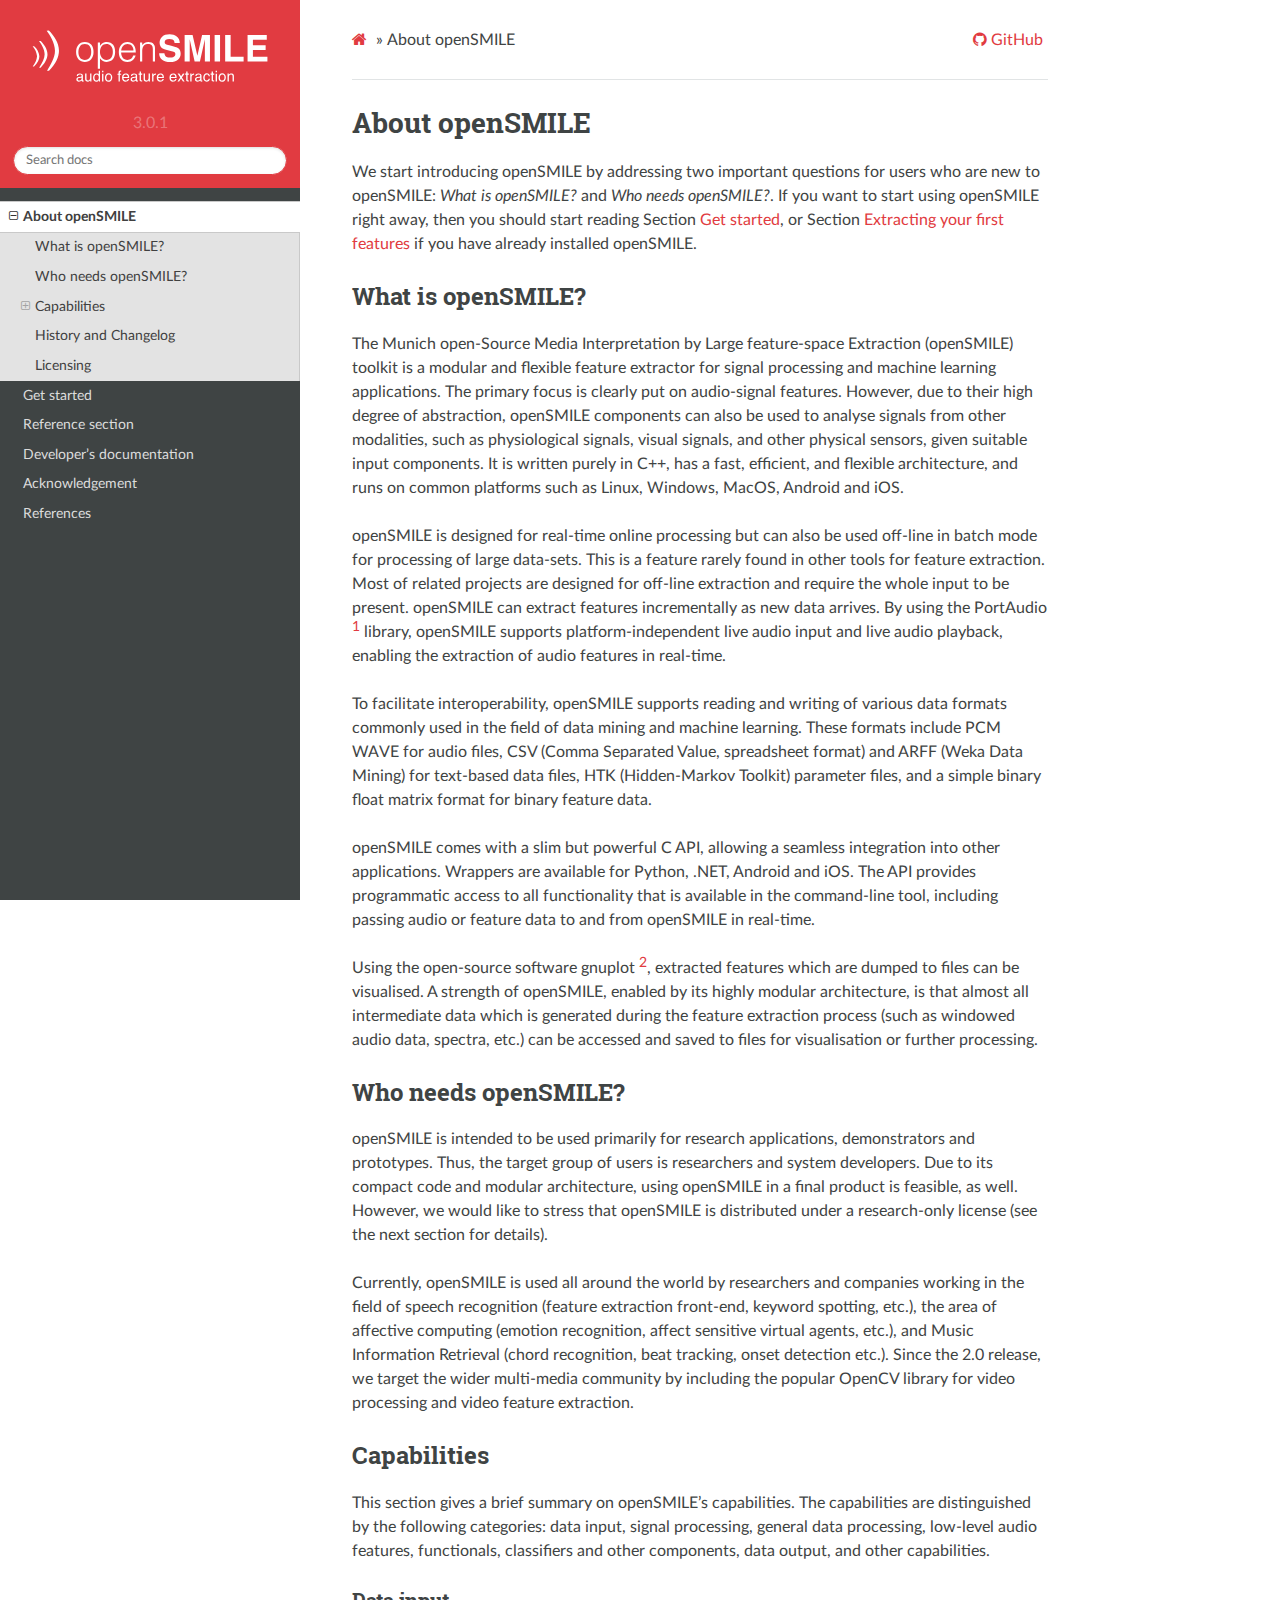
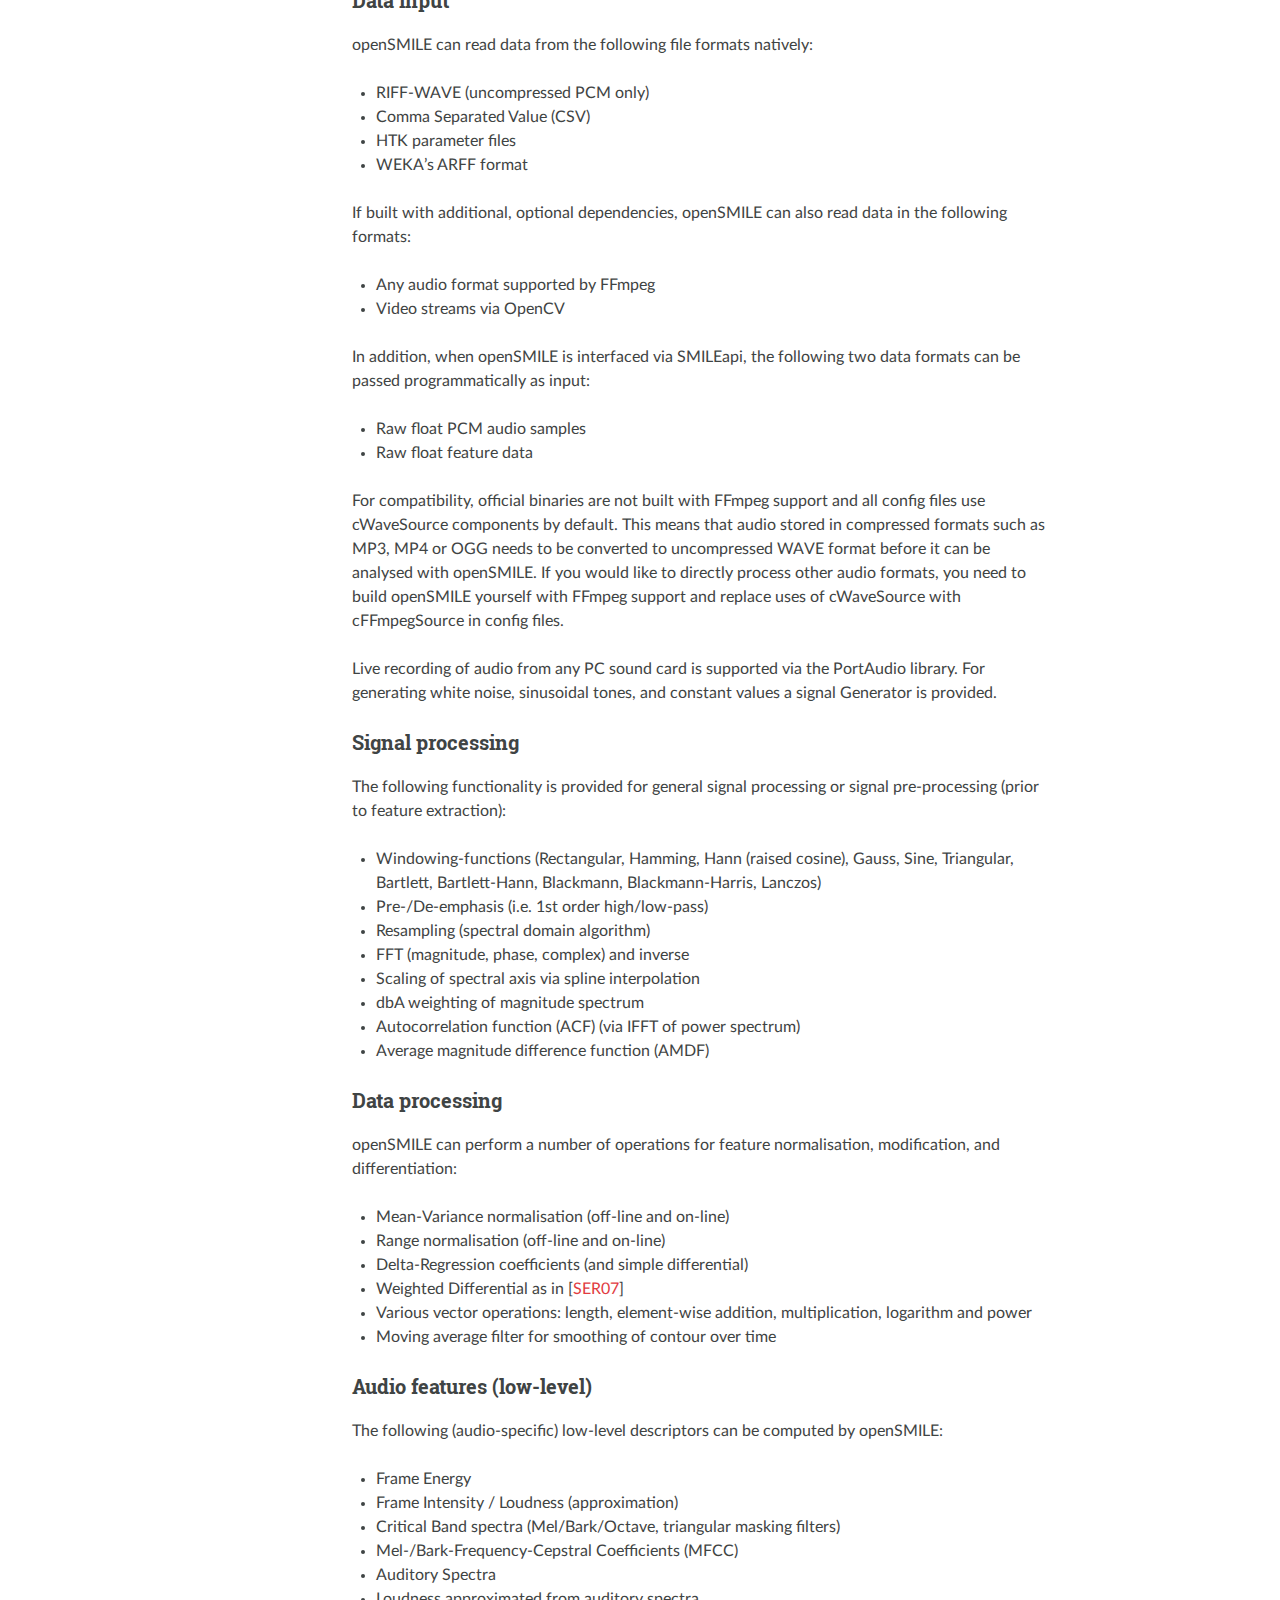
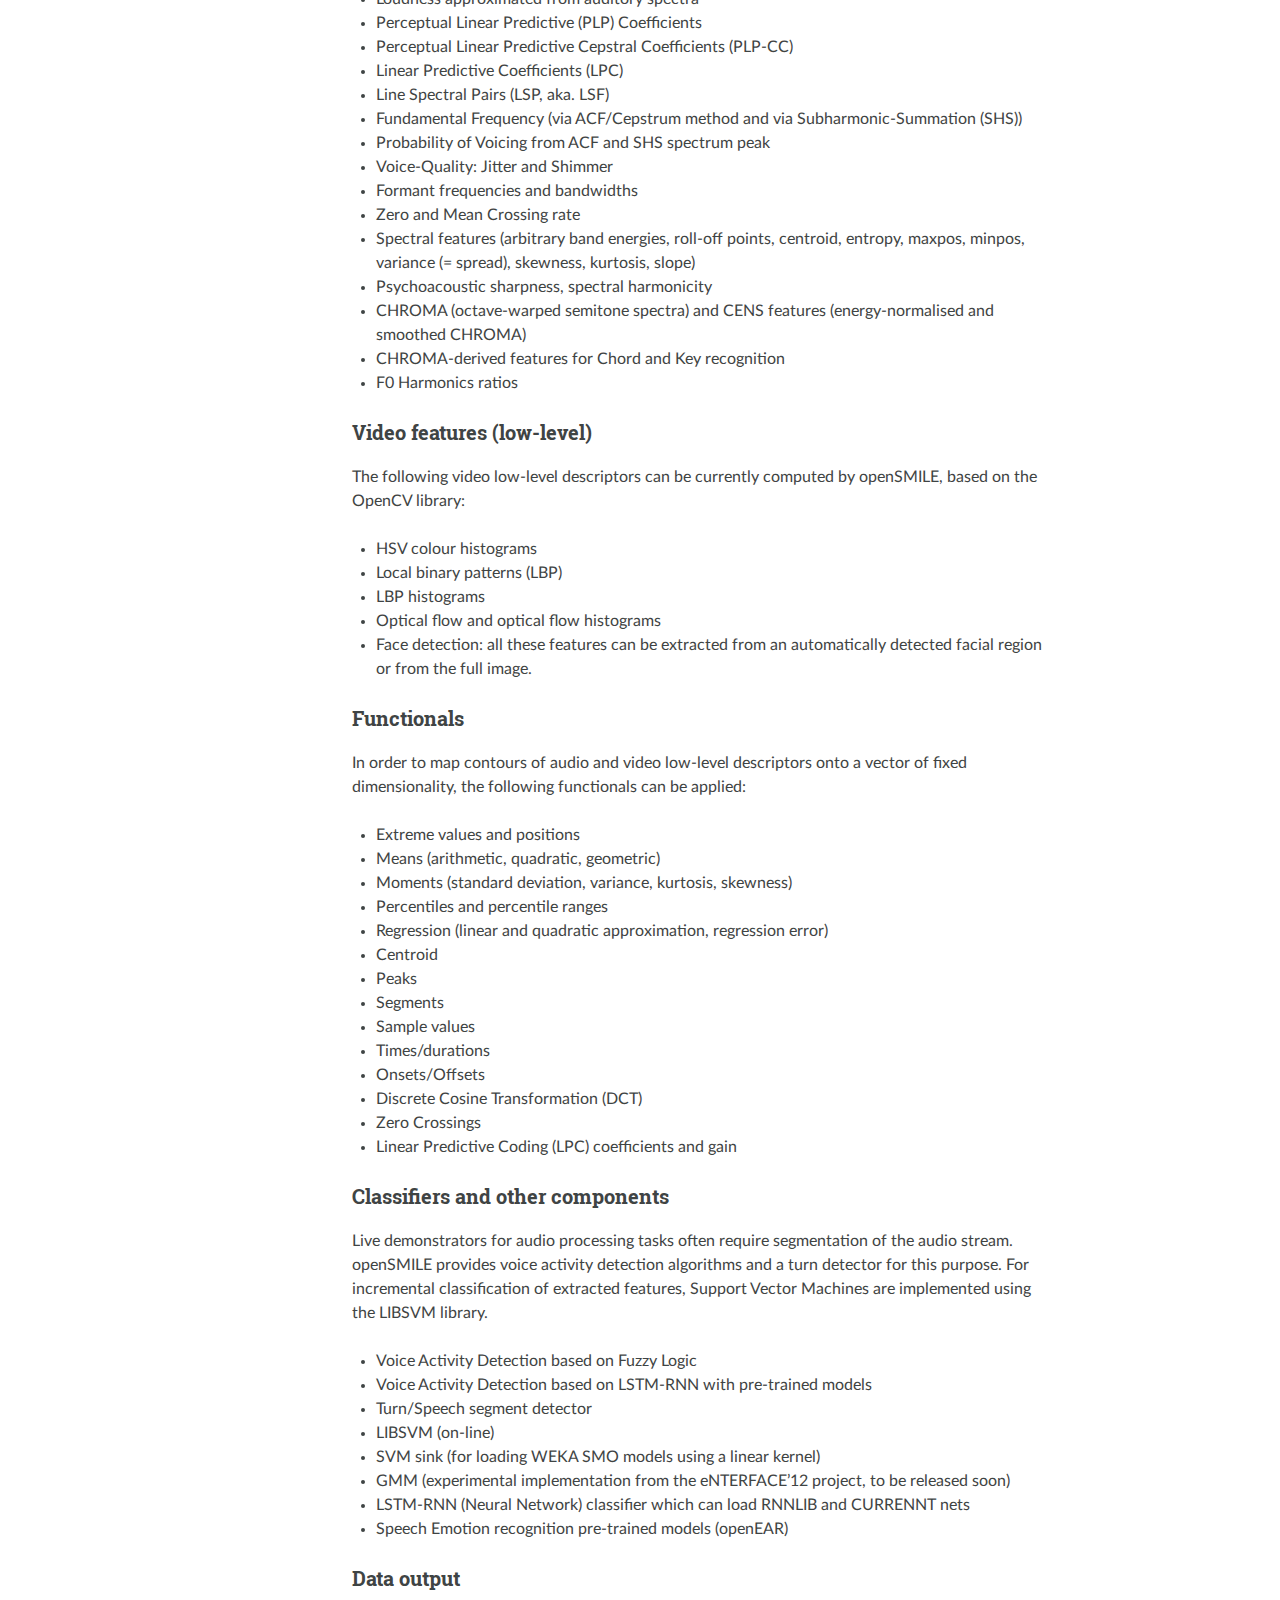
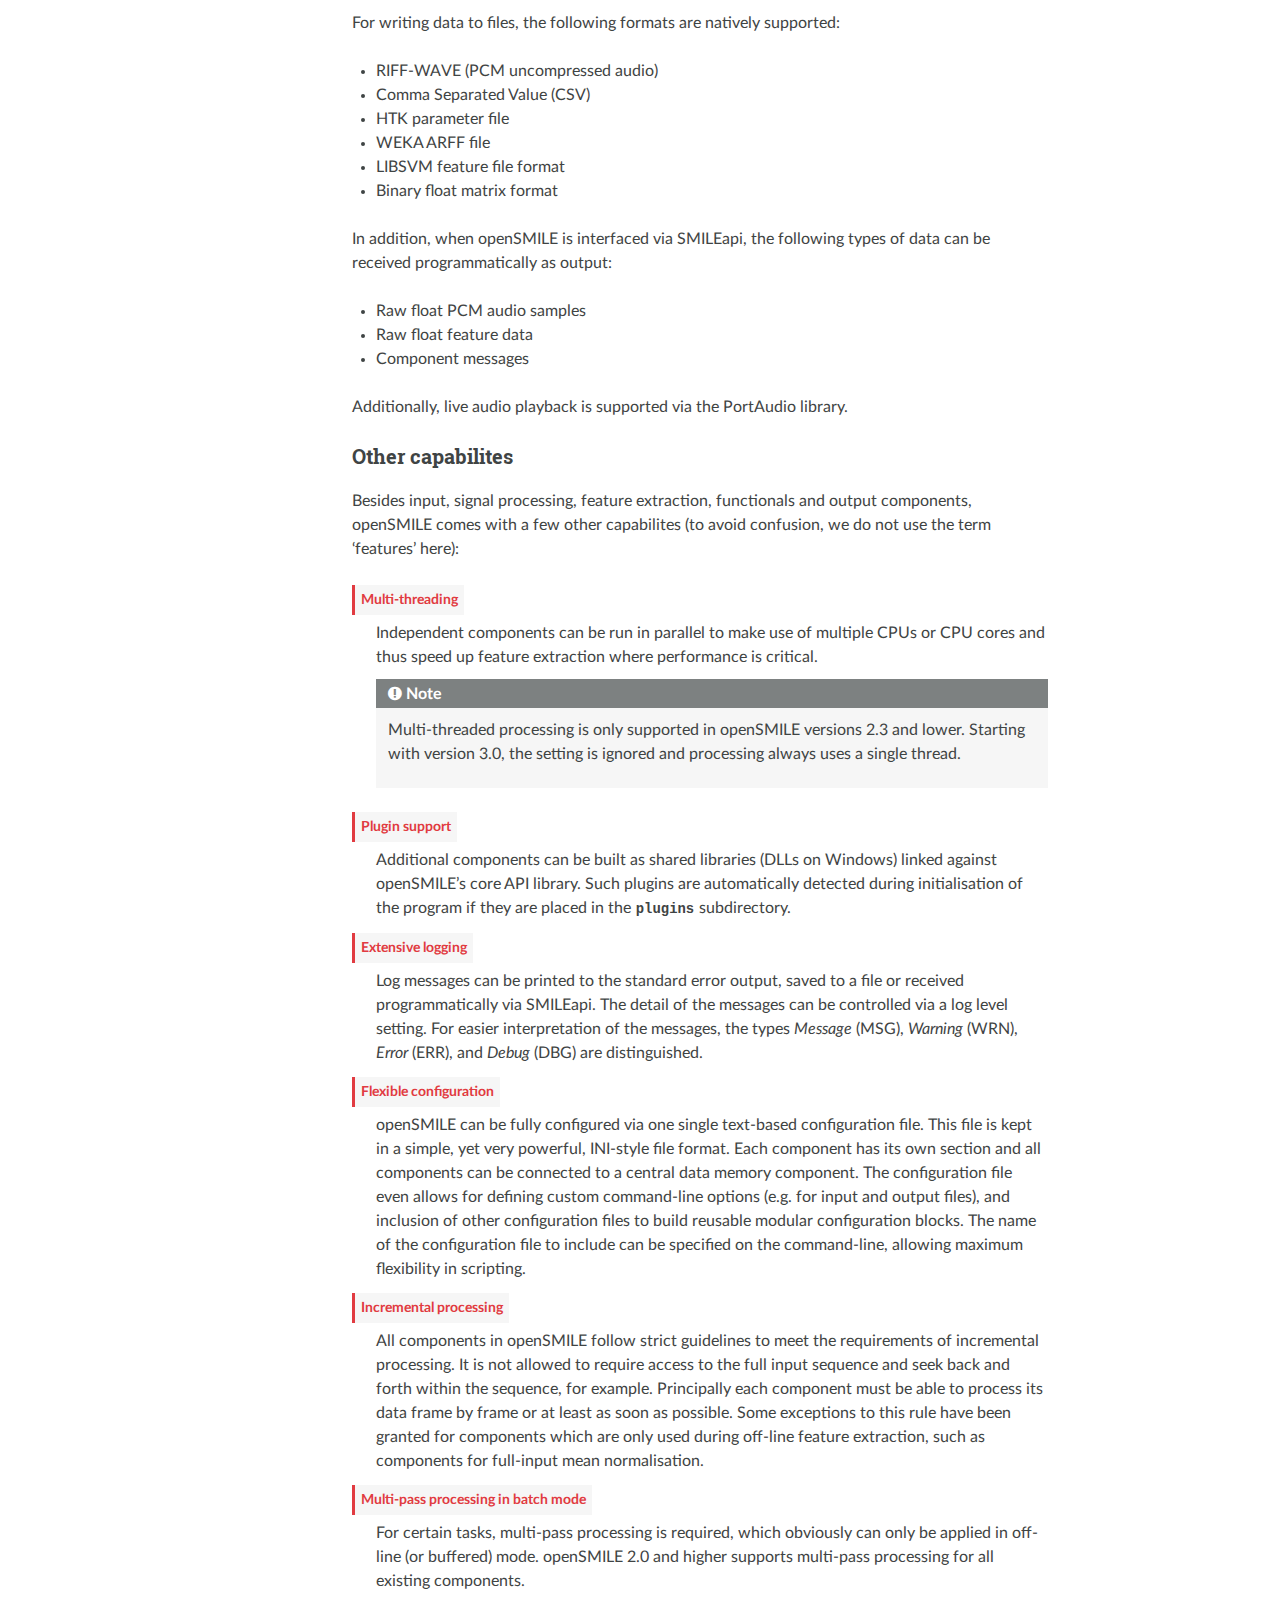
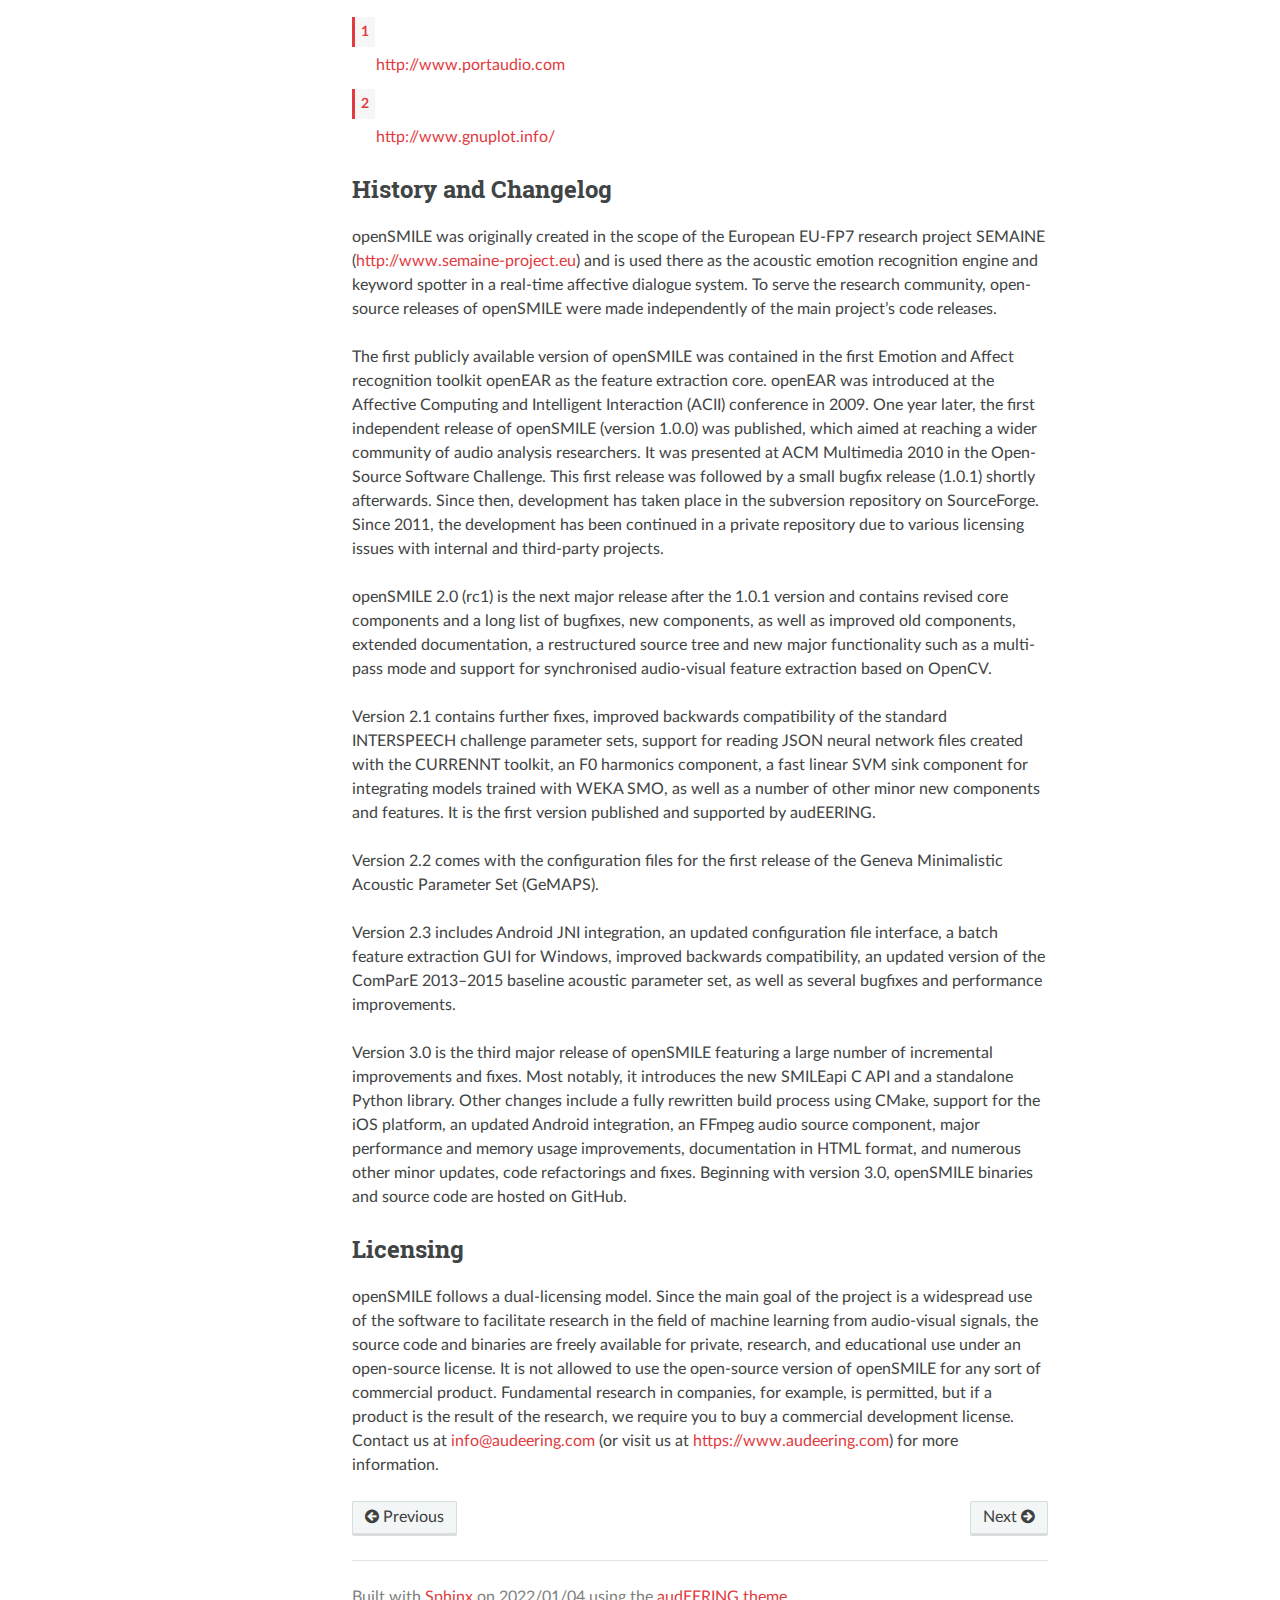
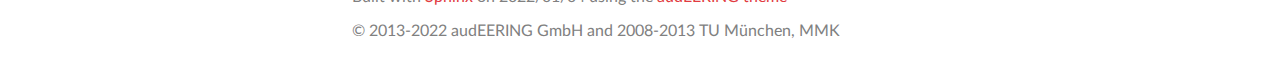
<file: robot/voice/opensmile/doc/about.html>
<!DOCTYPE html>
<!--[if IE 8]><html class="no-js lt-ie9" lang="en" > <![endif]-->
<!--[if gt IE 8]><!--> <html class="no-js" lang="en" > <!--<![endif]-->
<head>
  <meta charset="utf-8">
  
  <meta name="viewport" content="width=device-width, initial-scale=1.0">
  
  <title>About openSMILE &mdash; openSMILE Documentation</title>
  

  
  
    <link rel="shortcut icon" href="_static/favicon.png"/>
  
  
  

  

  
  
    

  

  
  <link rel="stylesheet" href="_static/css/theme.css" type="text/css" />
  <link rel="stylesheet" href="_static/css/audeering.css" type="text/css" />
  <link rel="stylesheet" href="_static/pygments.css" type="text/css" />
  <link rel="stylesheet" href="_static/pygments.css" type="text/css" />
  <link rel="stylesheet" href="_static/css/audeering.css" type="text/css" />
    <link rel="author" title="About these documents" href="#" />
    <link rel="index" title="Index" href="genindex.html" />
    <link rel="search" title="Search" href="search.html" />
    <link rel="next" title="Get started" href="get-started.html" />
    <link rel="prev" title="openSMILE" href="index.html" />
    
  

  
  <script src="_static/js/modernizr.min.js"></script>

</head>

<body class="wy-body-for-nav">

   
  <div class="wy-grid-for-nav">

    
    <nav data-toggle="wy-nav-shift" class="wy-nav-side">
      <div class="wy-side-scroll">
        <div class="wy-side-nav-search">
          

          <a href="index.html">
          
            
            <img src="_static/openSMILE-logoSlogan-white.svg" class="logo" alt="Logo"/>
          
          
            
          
          </a>

          
            
            
              <div class="version">
                3.0.1
              </div>
            
          

          
<div role="search">
  <form id="rtd-search-form" class="wy-form" action="search.html" method="get">
    <input type="text" name="q" placeholder="Search docs" />
    <input type="hidden" name="check_keywords" value="yes" />
    <input type="hidden" name="area" value="default" />
  </form>
</div>

          
        </div>

        <div class="wy-menu wy-menu-vertical" data-spy="affix" role="navigation" aria-label="main navigation">
          
            
            
              
            
            
              <ul class="current">
<li class="toctree-l1 current"><a class="current reference internal" href="#">About openSMILE</a><ul>
<li class="toctree-l2"><a class="reference internal" href="#what-is-opensmile">What is openSMILE?</a></li>
<li class="toctree-l2"><a class="reference internal" href="#who-needs-opensmile">Who needs openSMILE?</a></li>
<li class="toctree-l2"><a class="reference internal" href="#capabilities">Capabilities</a><ul>
<li class="toctree-l3"><a class="reference internal" href="#data-input">Data input</a></li>
<li class="toctree-l3"><a class="reference internal" href="#signal-processing">Signal processing</a></li>
<li class="toctree-l3"><a class="reference internal" href="#data-processing">Data processing</a></li>
<li class="toctree-l3"><a class="reference internal" href="#audio-features-low-level">Audio features (low-level)</a></li>
<li class="toctree-l3"><a class="reference internal" href="#video-features-low-level">Video features (low-level)</a></li>
<li class="toctree-l3"><a class="reference internal" href="#functionals">Functionals</a></li>
<li class="toctree-l3"><a class="reference internal" href="#classifiers-and-other-components">Classifiers and other components</a></li>
<li class="toctree-l3"><a class="reference internal" href="#data-output">Data output</a></li>
<li class="toctree-l3"><a class="reference internal" href="#other-capabilites">Other capabilites</a></li>
</ul>
</li>
<li class="toctree-l2"><a class="reference internal" href="#history-and-changelog">History and Changelog</a></li>
<li class="toctree-l2"><a class="reference internal" href="#licensing">Licensing</a></li>
</ul>
</li>
<li class="toctree-l1"><a class="reference internal" href="get-started.html">Get started</a></li>
<li class="toctree-l1"><a class="reference internal" href="reference.html">Reference section</a></li>
<li class="toctree-l1"><a class="reference internal" href="developer.html">Developer’s documentation</a></li>
<li class="toctree-l1"><a class="reference internal" href="acknowledgement.html">Acknowledgement</a></li>
<li class="toctree-l1"><a class="reference internal" href="bibliography.html">References</a></li>
</ul>

            
          
        </div>
      </div>
    </nav>

    <section data-toggle="wy-nav-shift" class="wy-nav-content-wrap">

      
      <nav class="wy-nav-top" aria-label="top navigation">
        
          <i data-toggle="wy-nav-top" class="fa fa-bars"></i>
          <a href="index.html">openSMILE</a>
        
      </nav>


      <div class="wy-nav-content">
        
        <div class="rst-content">
        
          <div role="navigation" aria-label="Page navigation">
  <ul class="wy-breadcrumbs">
      <li><a href="index.html" class="icon icon-home"></a> &raquo;</li>
      <li>About openSMILE</li>
      <li class="wy-breadcrumbs-aside">
              <a href="https://github.com/audeering/opensmile/" class="fa fa-github"> GitHub</a>
      </li>
  </ul>
  <hr/>
</div>
          <div role="main" class="document" itemscope="itemscope" itemtype="http://schema.org/Article">
           <div itemprop="articleBody">
            
  <div class="section" id="about-opensmile">
<span id="id1"></span><h1>About openSMILE<a class="headerlink" href="#about-opensmile" title="Permalink to this headline">¶</a></h1>
<p>We start introducing openSMILE by addressing two important questions for users
who are new to openSMILE: <em>What is openSMILE?</em> and <em>Who needs openSMILE?</em>. If
you want to start using openSMILE right away, then you should start reading
Section <a class="reference internal" href="get-started.html#get-started"><span class="std std-ref">Get started</span></a>, or Section <a class="reference internal" href="get-started.html#extracting-your-first-features"><span class="std std-ref">Extracting your first features</span></a>
if you have already installed openSMILE.</p>
<div class="section" id="what-is-opensmile">
<span id="id2"></span><h2>What is openSMILE?<a class="headerlink" href="#what-is-opensmile" title="Permalink to this headline">¶</a></h2>
<p>The Munich open-Source Media Interpretation by Large feature-space
Extraction (openSMILE) toolkit is a modular and flexible feature
extractor for signal processing and machine learning applications. The
primary focus is clearly put on audio-signal features. However, due to
their high degree of abstraction, openSMILE components can also be used
to analyse signals from other modalities, such as physiological signals,
visual signals, and other physical sensors, given suitable input
components. It is written purely in C++, has a fast, efficient, and
flexible architecture, and runs on common platforms such as
Linux, Windows, MacOS, Android and iOS.</p>
<p>openSMILE is designed for real-time online processing but can also be
used off-line in batch mode for processing of large data-sets. This is
a feature rarely found in other tools for feature extraction. Most of
related projects are designed for off-line extraction and require the
whole input to be present. openSMILE can extract features incrementally
as new data arrives. By using the PortAudio <a class="footnote-reference brackets" href="#id16" id="id3">1</a> library, openSMILE
supports platform-independent live audio input and live audio playback,
enabling the extraction of audio features in real-time.</p>
<p>To facilitate interoperability, openSMILE supports reading and writing
of various data formats commonly used in the field of data mining and
machine learning. These formats include PCM WAVE for audio files, CSV
(Comma Separated Value, spreadsheet format) and ARFF (Weka Data Mining)
for text-based data files, HTK (Hidden-Markov Toolkit) parameter files,
and a simple binary float matrix format for binary feature data.</p>
<p>openSMILE comes with a slim but powerful C API, allowing a seamless
integration into other applications. Wrappers are available for Python,
.NET, Android and iOS. The API provides programmatic access to all
functionality that is available in the command-line tool, including
passing audio or feature data to and from openSMILE in real-time.</p>
<p>Using the open-source software gnuplot <a class="footnote-reference brackets" href="#id17" id="id4">2</a>, extracted features which
are dumped to files can be visualised. A strength of openSMILE, enabled
by its highly modular architecture, is that almost all intermediate data
which is generated during the feature extraction process (such as
windowed audio data, spectra, etc.) can be accessed and saved to files
for visualisation or further processing.</p>
</div>
<div class="section" id="who-needs-opensmile">
<span id="id5"></span><h2>Who needs openSMILE?<a class="headerlink" href="#who-needs-opensmile" title="Permalink to this headline">¶</a></h2>
<p>openSMILE is intended to be used primarily for research applications,
demonstrators and prototypes. Thus, the target group of users is
researchers and system developers. Due to its compact code and modular
architecture, using openSMILE in a final product is feasible, as well.
However, we would like to stress that openSMILE is distributed under a
research-only license (see the next section for details).</p>
<p>Currently, openSMILE is used all around the world by researchers and
companies working in the field of speech recognition (feature
extraction front-end, keyword spotting, etc.), the area of affective
computing (emotion recognition, affect sensitive virtual agents, etc.),
and Music Information Retrieval (chord recognition, beat tracking, onset
detection etc.). Since the 2.0 release, we target the wider
multi-media community by including the popular OpenCV library for video
processing and video feature extraction.</p>
</div>
<div class="section" id="capabilities">
<span id="id6"></span><h2>Capabilities<a class="headerlink" href="#capabilities" title="Permalink to this headline">¶</a></h2>
<p>This section gives a brief summary on openSMILE’s capabilities. The
capabilities are distinguished by the following categories: data input,
signal processing, general data processing, low-level audio features,
functionals, classifiers and other components, data output, and other
capabilities.</p>
<div class="section" id="data-input">
<span id="id7"></span><h3>Data input<a class="headerlink" href="#data-input" title="Permalink to this headline">¶</a></h3>
<p>openSMILE can read data from the following file formats natively:</p>
<ul class="simple">
<li><p>RIFF-WAVE (uncompressed PCM only)</p></li>
<li><p>Comma Separated Value (CSV)</p></li>
<li><p>HTK parameter files</p></li>
<li><p>WEKA’s ARFF format</p></li>
</ul>
<p>If built with additional, optional dependencies, openSMILE can also
read data in the following formats:</p>
<ul class="simple">
<li><p>Any audio format supported by FFmpeg</p></li>
<li><p>Video streams via OpenCV</p></li>
</ul>
<p>In addition, when openSMILE is interfaced via SMILEapi, the following
two data formats can be passed programmatically as input:</p>
<ul class="simple">
<li><p>Raw float PCM audio samples</p></li>
<li><p>Raw float feature data</p></li>
</ul>
<p>For compatibility, official binaries are not built with FFmpeg
support and all config files use cWaveSource components by default.
This means that audio stored in compressed formats such as MP3, MP4
or OGG needs to be converted to uncompressed WAVE format before it
can be analysed with openSMILE. If you would like to directly process
other audio formats, you need to build openSMILE yourself with FFmpeg
support and replace uses of cWaveSource with cFFmpegSource in config
files.</p>
<p>Live recording of audio from any PC sound card is supported via the
PortAudio library. For generating white noise, sinusoidal tones, and
constant values a signal Generator is provided.</p>
</div>
<div class="section" id="signal-processing">
<span id="id8"></span><h3>Signal processing<a class="headerlink" href="#signal-processing" title="Permalink to this headline">¶</a></h3>
<p>The following functionality is provided for general signal processing or
signal pre-processing (prior to feature extraction):</p>
<ul class="simple">
<li><p>Windowing-functions (Rectangular, Hamming, Hann (raised cosine),
Gauss, Sine, Triangular, Bartlett, Bartlett-Hann, Blackmann,
Blackmann-Harris, Lanczos)</p></li>
<li><p>Pre-/De-emphasis (i.e. 1st order high/low-pass)</p></li>
<li><p>Resampling (spectral domain algorithm)</p></li>
<li><p>FFT (magnitude, phase, complex) and inverse</p></li>
<li><p>Scaling of spectral axis via spline interpolation</p></li>
<li><p>dbA weighting of magnitude spectrum</p></li>
<li><p>Autocorrelation function (ACF) (via IFFT of power spectrum)</p></li>
<li><p>Average magnitude difference function (AMDF)</p></li>
</ul>
</div>
<div class="section" id="data-processing">
<span id="id9"></span><h3>Data processing<a class="headerlink" href="#data-processing" title="Permalink to this headline">¶</a></h3>
<p>openSMILE can perform a number of operations for feature normalisation,
modification, and differentiation:</p>
<ul class="simple">
<li><p>Mean-Variance normalisation (off-line and on-line)</p></li>
<li><p>Range normalisation (off-line and on-line)</p></li>
<li><p>Delta-Regression coefficients (and simple differential)</p></li>
<li><p>Weighted Differential as in <span id="id10">[<a class="reference internal" href="bibliography.html#id2" title="Björn Schuller, Florian Eyben, and Gerhard Rigoll. Fast and robust meter and tempo recognition for the automatic discrimination of ballroom dance styles. In Proceedings ICASSP 2007. Honolulu, Hawaii, 2007.">SER07</a>]</span></p></li>
<li><p>Various vector operations: length, element-wise addition,
multiplication, logarithm and power</p></li>
<li><p>Moving average filter for smoothing of contour over time</p></li>
</ul>
</div>
<div class="section" id="audio-features-low-level">
<span id="id11"></span><h3>Audio features (low-level)<a class="headerlink" href="#audio-features-low-level" title="Permalink to this headline">¶</a></h3>
<p>The following (audio-specific) low-level descriptors can be computed by
openSMILE:</p>
<ul class="simple">
<li><p>Frame Energy</p></li>
<li><p>Frame Intensity / Loudness (approximation)</p></li>
<li><p>Critical Band spectra (Mel/Bark/Octave, triangular masking filters)</p></li>
<li><p>Mel-/Bark-Frequency-Cepstral Coefficients (MFCC)</p></li>
<li><p>Auditory Spectra</p></li>
<li><p>Loudness approximated from auditory spectra</p></li>
<li><p>Perceptual Linear Predictive (PLP) Coefficients</p></li>
<li><p>Perceptual Linear Predictive Cepstral Coefficients (PLP-CC)</p></li>
<li><p>Linear Predictive Coefficients (LPC)</p></li>
<li><p>Line Spectral Pairs (LSP, aka. LSF)</p></li>
<li><p>Fundamental Frequency (via ACF/Cepstrum method and via
Subharmonic-Summation (SHS))</p></li>
<li><p>Probability of Voicing from ACF and SHS spectrum peak</p></li>
<li><p>Voice-Quality: Jitter and Shimmer</p></li>
<li><p>Formant frequencies and bandwidths</p></li>
<li><p>Zero and Mean Crossing rate</p></li>
<li><p>Spectral features (arbitrary band energies, roll-off points,
centroid, entropy, maxpos, minpos, variance (= spread), skewness,
kurtosis, slope)</p></li>
<li><p>Psychoacoustic sharpness, spectral harmonicity</p></li>
<li><p>CHROMA (octave-warped semitone spectra) and CENS features
(energy-normalised and smoothed CHROMA)</p></li>
<li><p>CHROMA-derived features for Chord and Key recognition</p></li>
<li><p>F0 Harmonics ratios</p></li>
</ul>
</div>
<div class="section" id="video-features-low-level">
<span id="id12"></span><h3>Video features (low-level)<a class="headerlink" href="#video-features-low-level" title="Permalink to this headline">¶</a></h3>
<p>The following video low-level descriptors can be currently computed by
openSMILE, based on the OpenCV library:</p>
<ul class="simple">
<li><p>HSV colour histograms</p></li>
<li><p>Local binary patterns (LBP)</p></li>
<li><p>LBP histograms</p></li>
<li><p>Optical flow and optical flow histograms</p></li>
<li><p>Face detection: all these features can be extracted from an
automatically detected facial region or from the full image.</p></li>
</ul>
</div>
<div class="section" id="functionals">
<span id="id13"></span><h3>Functionals<a class="headerlink" href="#functionals" title="Permalink to this headline">¶</a></h3>
<p>In order to map contours of audio and video low-level descriptors onto a
vector of fixed dimensionality, the following functionals can be
applied:</p>
<ul class="simple">
<li><p>Extreme values and positions</p></li>
<li><p>Means (arithmetic, quadratic, geometric)</p></li>
<li><p>Moments (standard deviation, variance, kurtosis, skewness)</p></li>
<li><p>Percentiles and percentile ranges</p></li>
<li><p>Regression (linear and quadratic approximation, regression error)</p></li>
<li><p>Centroid</p></li>
<li><p>Peaks</p></li>
<li><p>Segments</p></li>
<li><p>Sample values</p></li>
<li><p>Times/durations</p></li>
<li><p>Onsets/Offsets</p></li>
<li><p>Discrete Cosine Transformation (DCT)</p></li>
<li><p>Zero Crossings</p></li>
<li><p>Linear Predictive Coding (LPC) coefficients and gain</p></li>
</ul>
</div>
<div class="section" id="classifiers-and-other-components">
<span id="id14"></span><h3>Classifiers and other components<a class="headerlink" href="#classifiers-and-other-components" title="Permalink to this headline">¶</a></h3>
<p>Live demonstrators for audio processing tasks often require segmentation
of the audio stream. openSMILE provides voice activity detection
algorithms and a turn detector for this purpose. For incremental
classification of extracted features, Support Vector Machines are
implemented using the LIBSVM library.</p>
<ul class="simple">
<li><p>Voice Activity Detection based on Fuzzy Logic</p></li>
<li><p>Voice Activity Detection based on LSTM-RNN with pre-trained models</p></li>
<li><p>Turn/Speech segment detector</p></li>
<li><p>LIBSVM (on-line)</p></li>
<li><p>SVM sink (for loading WEKA SMO models using a linear kernel)</p></li>
<li><p>GMM (experimental implementation from the eNTERFACE’12 project, to be
released soon)</p></li>
<li><p>LSTM-RNN (Neural Network) classifier which can load RNNLIB and
CURRENNT nets</p></li>
<li><p>Speech Emotion recognition pre-trained models (openEAR)</p></li>
</ul>
</div>
<div class="section" id="data-output">
<span id="id15"></span><h3>Data output<a class="headerlink" href="#data-output" title="Permalink to this headline">¶</a></h3>
<p>For writing data to files, the following formats are natively supported:</p>
<ul class="simple">
<li><p>RIFF-WAVE (PCM uncompressed audio)</p></li>
<li><p>Comma Separated Value (CSV)</p></li>
<li><p>HTK parameter file</p></li>
<li><p>WEKA ARFF file</p></li>
<li><p>LIBSVM feature file format</p></li>
<li><p>Binary float matrix format</p></li>
</ul>
<p>In addition, when openSMILE is interfaced via SMILEapi, the following
types of data can be received programmatically as output:</p>
<ul class="simple">
<li><p>Raw float PCM audio samples</p></li>
<li><p>Raw float feature data</p></li>
<li><p>Component messages</p></li>
</ul>
<p>Additionally, live audio playback is supported via the PortAudio
library.</p>
</div>
<div class="section" id="other-capabilites">
<span id="other-capabilities"></span><h3>Other capabilites<a class="headerlink" href="#other-capabilites" title="Permalink to this headline">¶</a></h3>
<p>Besides input, signal processing, feature extraction, functionals and
output components, openSMILE comes with a few other capabilites (to
avoid confusion, we do not use the term ‘features’ here):</p>
<dl>
<dt>Multi-threading</dt><dd><p>Independent components can be run in parallel to make use of
multiple CPUs or CPU cores and thus speed up feature extraction
where performance is critical.</p>
<div class="admonition note">
<p class="admonition-title">Note</p>
<p>Multi-threaded processing is only supported in openSMILE
versions 2.3 and lower. Starting with version 3.0, the setting
is ignored and processing always uses a single thread.</p>
</div>
</dd>
<dt>Plugin support</dt><dd><p>Additional components can be built as shared libraries (DLLs on
Windows) linked against openSMILE’s core API library. Such plugins
are automatically detected during initialisation of the program if
they are placed in the <code class="docutils literal notranslate"><span class="pre">plugins</span></code> subdirectory.</p>
</dd>
<dt>Extensive logging</dt><dd><p>Log messages can be printed to the standard error output, saved to
a file or received programmatically via SMILEapi. The detail of the
messages can be controlled via a log level setting. For easier
interpretation of the messages, the types <em>Message</em> (MSG),
<em>Warning</em> (WRN), <em>Error</em> (ERR), and <em>Debug</em> (DBG) are distinguished.</p>
</dd>
<dt>Flexible configuration</dt><dd><p>openSMILE can be fully configured via one single text-based
configuration file. This file is kept in a simple, yet very
powerful, INI-style file format. Each component has its own section
and all components can be connected to a central data memory
component. The configuration file even allows for defining custom
command-line options (e.g. for input and output files), and
inclusion of other configuration files to build reusable modular
configuration blocks. The name of the configuration file to include
can be specified on the command-line, allowing maximum flexibility
in scripting.</p>
</dd>
<dt>Incremental processing</dt><dd><p>All components in openSMILE follow strict guidelines to meet the
requirements of incremental processing. It is not allowed to require
access to the full input sequence and seek back and forth within the
sequence, for example. Principally each component must be able to
process its data frame by frame or at least as soon as possible.
Some exceptions to this rule have been granted for components which
are only used during off-line feature extraction, such as components
for full-input mean normalisation.</p>
</dd>
<dt>Multi-pass processing in batch mode</dt><dd><p>For certain tasks, multi-pass processing is required, which
obviously can only be applied in off-line (or buffered) mode.
openSMILE 2.0 and higher supports multi-pass processing for all
existing components.</p>
</dd>
</dl>
<dl class="footnote brackets">
<dt class="label" id="id16"><span class="brackets"><a class="fn-backref" href="#id3">1</a></span></dt>
<dd><p><a class="reference external" href="http://www.portaudio.com">http://www.portaudio.com</a></p>
</dd>
<dt class="label" id="id17"><span class="brackets"><a class="fn-backref" href="#id4">2</a></span></dt>
<dd><p><a class="reference external" href="http://www.gnuplot.info/">http://www.gnuplot.info/</a></p>
</dd>
</dl>
</div>
</div>
<div class="section" id="history-and-changelog">
<span id="id18"></span><h2>History and Changelog<a class="headerlink" href="#history-and-changelog" title="Permalink to this headline">¶</a></h2>
<p>openSMILE was originally created in the scope of the European EU-FP7
research project SEMAINE (<a class="reference external" href="http://www.semaine-project.eu">http://www.semaine-project.eu</a>) and is used
there as the acoustic emotion recognition engine and keyword spotter in
a real-time affective dialogue system. To serve the research community,
open-source releases of openSMILE were made independently of the main
project’s code releases.</p>
<p>The first publicly available version of openSMILE was contained in the
first Emotion and Affect recognition toolkit openEAR as the feature
extraction core. openEAR was introduced at the Affective Computing and
Intelligent Interaction (ACII) conference in 2009. One year later, the
first independent release of openSMILE (version 1.0.0) was published,
which aimed at reaching a wider community of audio analysis researchers.
It was presented at ACM Multimedia 2010 in the Open-Source Software
Challenge. This first release was followed by a small bugfix release
(1.0.1) shortly afterwards. Since then, development has taken place in
the subversion repository on SourceForge. Since 2011, the development
has been continued in a private repository due to various licensing
issues with internal and third-party projects.</p>
<p>openSMILE 2.0 (rc1) is the next major release after the 1.0.1 version
and contains revised core components and a long list of bugfixes, new
components, as well as improved old components, extended documentation,
a restructured source tree and new major functionality such as a
multi-pass mode and support for synchronised audio-visual feature
extraction based on OpenCV.</p>
<p>Version 2.1 contains further fixes, improved backwards compatibility of
the standard INTERSPEECH challenge parameter sets, support for reading
JSON neural network files created with the CURRENNT toolkit, an F0
harmonics component, a fast linear SVM sink component for integrating
models trained with WEKA SMO, as well as a number of other minor new
components and features. It is the first version published and supported
by audEERING.</p>
<p>Version 2.2 comes with the configuration files for the first release of
the Geneva Minimalistic Acoustic Parameter Set (GeMAPS).</p>
<p>Version 2.3 includes Android JNI integration, an updated configuration
file interface, a batch feature extraction GUI for Windows, improved
backwards compatibility, an updated version of the ComParE 2013–2015
baseline acoustic parameter set, as well as several bugfixes and
performance improvements.</p>
<p>Version 3.0 is the third major release of openSMILE featuring a large
number of incremental improvements and fixes. Most notably, it
introduces the new SMILEapi C API and a standalone Python library.
Other changes include a fully rewritten build process using CMake,
support for the iOS platform, an updated Android integration,
an FFmpeg audio source component, major performance and memory usage
improvements, documentation in HTML format, and numerous other minor
updates, code refactorings and fixes. Beginning with version 3.0,
openSMILE binaries and source code are hosted on GitHub.</p>
</div>
<div class="section" id="licensing">
<span id="id19"></span><h2>Licensing<a class="headerlink" href="#licensing" title="Permalink to this headline">¶</a></h2>
<p>openSMILE follows a dual-licensing model. Since the main goal of the
project is a widespread use of the software to facilitate research in
the field of machine learning from audio-visual signals, the source code
and binaries are freely available for private, research, and educational
use under an open-source license. It is not allowed to use the
open-source version of openSMILE for any sort of commercial product.
Fundamental research in companies, for example, is permitted, but if a
product is the result of the research, we require you to buy a
commercial development license. Contact us at <a class="reference external" href="mailto:info&#37;&#52;&#48;audeering&#46;com">info<span>&#64;</span>audeering<span>&#46;</span>com</a> (or
visit us at <a class="reference external" href="https://www.audeering.com">https://www.audeering.com</a>) for more information.</p>
</div>
</div>


           </div>
           
          </div>
          <footer>
  
    <div class="rst-footer-buttons" role="navigation" aria-label="footer navigation">
      
        <a href="get-started.html" class="btn btn-neutral float-right" title="Get started" accesskey="n" rel="next">Next <span class="fa fa-arrow-circle-right"></span></a>
      
      
        <a href="index.html" class="btn btn-neutral float-left" title="openSMILE" accesskey="p" rel="prev"><span class="fa fa-arrow-circle-left"></span> Previous</a>
      
    </div>
  

  <hr/>

  <div>
    <p>
        
        
        
          Built with <a href="https://www.sphinx-doc.org/en/master/">Sphinx</a> on 2022/01/04 using the <a href="https://github.com/audeering/sphinx-audeering-theme/">audEERING theme</a>
        
    </p>
  </div>

  <div role="contentinfo">
    <p>
        
      &copy; 2013-2022 audEERING GmbH and 2008-2013 TU München, MMK
    </p>
  </div> 

</footer>
        </div>
      </div>

    </section>

  </div>
  



  
  <!--[if lt IE 9]>
    <script src="_static/js/html5shiv.min.js"></script>
  <![endif]-->
  

    
    
      <script type="text/javascript" id="documentation_options" data-url_root="./" src="_static/documentation_options.js"></script>
        <script data-url_root="./" id="documentation_options" src="_static/documentation_options.js"></script>
        <script src="_static/jquery.js"></script>
        <script src="_static/underscore.js"></script>
        <script src="_static/doctools.js"></script>
    

  

  <script type="text/javascript" src="_static/js/theme.js"></script>

  <script type="text/javascript">
      jQuery(function () {
          SphinxRtdTheme.Navigation.enable(true);
      });
  </script> 

</body>
</html>
</file>
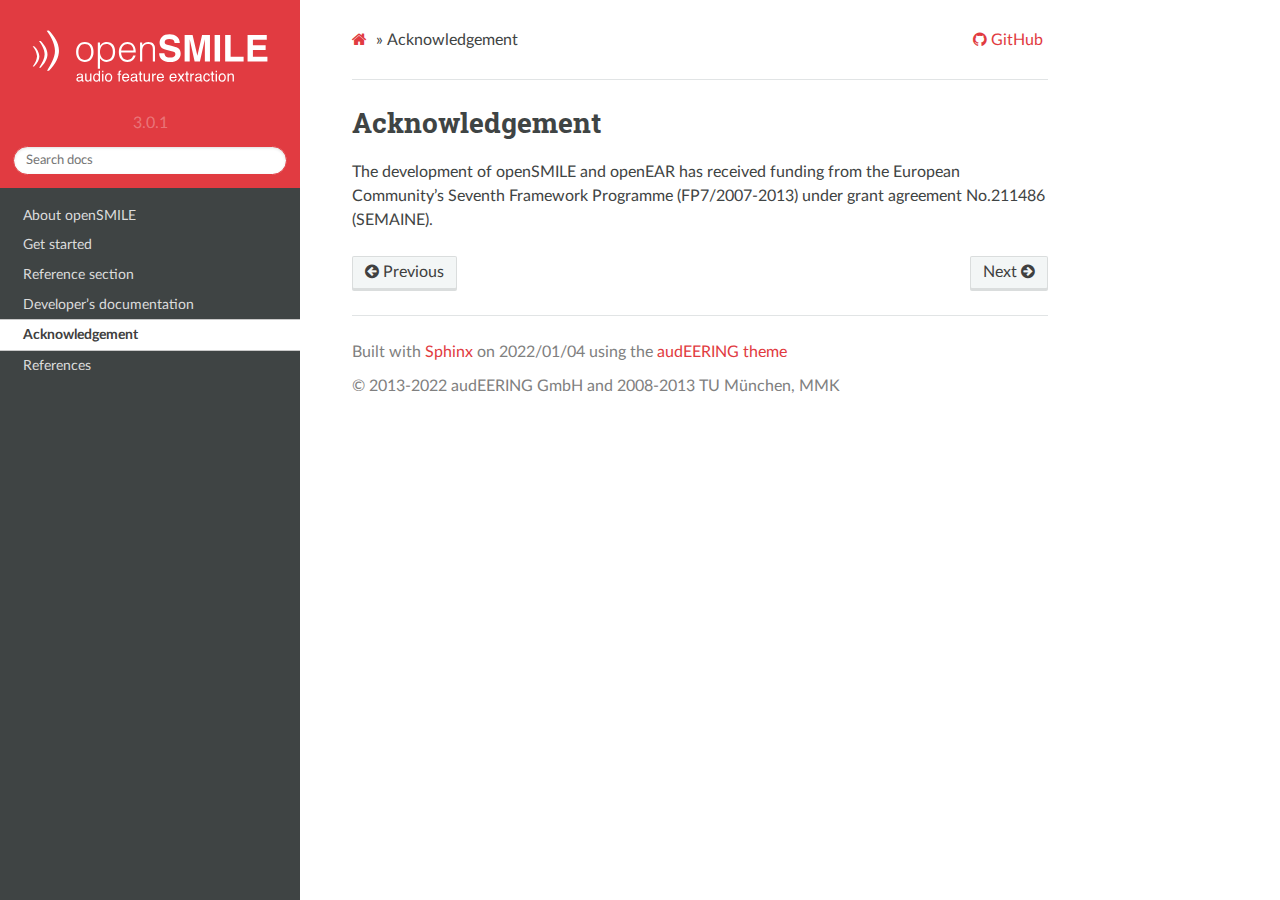
<file: robot/voice/opensmile/doc/acknowledgement.html>
<!DOCTYPE html>
<!--[if IE 8]><html class="no-js lt-ie9" lang="en" > <![endif]-->
<!--[if gt IE 8]><!--> <html class="no-js" lang="en" > <!--<![endif]-->
<head>
  <meta charset="utf-8">
  
  <meta name="viewport" content="width=device-width, initial-scale=1.0">
  
  <title>Acknowledgement &mdash; openSMILE Documentation</title>
  

  
  
    <link rel="shortcut icon" href="_static/favicon.png"/>
  
  
  

  

  
  
    

  

  
  <link rel="stylesheet" href="_static/css/theme.css" type="text/css" />
  <link rel="stylesheet" href="_static/css/audeering.css" type="text/css" />
  <link rel="stylesheet" href="_static/pygments.css" type="text/css" />
  <link rel="stylesheet" href="_static/pygments.css" type="text/css" />
  <link rel="stylesheet" href="_static/css/audeering.css" type="text/css" />
    <link rel="author" title="About these documents" href="about.html" />
    <link rel="index" title="Index" href="genindex.html" />
    <link rel="search" title="Search" href="search.html" />
    <link rel="next" title="References" href="bibliography.html" />
    <link rel="prev" title="Developer’s documentation" href="developer.html" />
    
  

  
  <script src="_static/js/modernizr.min.js"></script>

</head>

<body class="wy-body-for-nav">

   
  <div class="wy-grid-for-nav">

    
    <nav data-toggle="wy-nav-shift" class="wy-nav-side">
      <div class="wy-side-scroll">
        <div class="wy-side-nav-search">
          

          <a href="index.html">
          
            
            <img src="_static/openSMILE-logoSlogan-white.svg" class="logo" alt="Logo"/>
          
          
            
          
          </a>

          
            
            
              <div class="version">
                3.0.1
              </div>
            
          

          
<div role="search">
  <form id="rtd-search-form" class="wy-form" action="search.html" method="get">
    <input type="text" name="q" placeholder="Search docs" />
    <input type="hidden" name="check_keywords" value="yes" />
    <input type="hidden" name="area" value="default" />
  </form>
</div>

          
        </div>

        <div class="wy-menu wy-menu-vertical" data-spy="affix" role="navigation" aria-label="main navigation">
          
            
            
              
            
            
              <ul class="current">
<li class="toctree-l1"><a class="reference internal" href="about.html">About openSMILE</a></li>
<li class="toctree-l1"><a class="reference internal" href="get-started.html">Get started</a></li>
<li class="toctree-l1"><a class="reference internal" href="reference.html">Reference section</a></li>
<li class="toctree-l1"><a class="reference internal" href="developer.html">Developer’s documentation</a></li>
<li class="toctree-l1 current"><a class="current reference internal" href="#">Acknowledgement</a></li>
<li class="toctree-l1"><a class="reference internal" href="bibliography.html">References</a></li>
</ul>

            
          
        </div>
      </div>
    </nav>

    <section data-toggle="wy-nav-shift" class="wy-nav-content-wrap">

      
      <nav class="wy-nav-top" aria-label="top navigation">
        
          <i data-toggle="wy-nav-top" class="fa fa-bars"></i>
          <a href="index.html">openSMILE</a>
        
      </nav>


      <div class="wy-nav-content">
        
        <div class="rst-content">
        
          <div role="navigation" aria-label="Page navigation">
  <ul class="wy-breadcrumbs">
      <li><a href="index.html" class="icon icon-home"></a> &raquo;</li>
      <li>Acknowledgement</li>
      <li class="wy-breadcrumbs-aside">
              <a href="https://github.com/audeering/opensmile/" class="fa fa-github"> GitHub</a>
      </li>
  </ul>
  <hr/>
</div>
          <div role="main" class="document" itemscope="itemscope" itemtype="http://schema.org/Article">
           <div itemprop="articleBody">
            
  <div class="section" id="acknowledgement">
<span id="id1"></span><h1>Acknowledgement<a class="headerlink" href="#acknowledgement" title="Permalink to this headline">¶</a></h1>
<p>The development of openSMILE and openEAR has received funding from the
European Community’s Seventh Framework Programme (FP7/2007-2013) under
grant agreement No.211486 (SEMAINE).</p>
</div>


           </div>
           
          </div>
          <footer>
  
    <div class="rst-footer-buttons" role="navigation" aria-label="footer navigation">
      
        <a href="bibliography.html" class="btn btn-neutral float-right" title="References" accesskey="n" rel="next">Next <span class="fa fa-arrow-circle-right"></span></a>
      
      
        <a href="developer.html" class="btn btn-neutral float-left" title="Developer’s documentation" accesskey="p" rel="prev"><span class="fa fa-arrow-circle-left"></span> Previous</a>
      
    </div>
  

  <hr/>

  <div>
    <p>
        
        
        
          Built with <a href="https://www.sphinx-doc.org/en/master/">Sphinx</a> on 2022/01/04 using the <a href="https://github.com/audeering/sphinx-audeering-theme/">audEERING theme</a>
        
    </p>
  </div>

  <div role="contentinfo">
    <p>
        
      &copy; 2013-2022 audEERING GmbH and 2008-2013 TU München, MMK
    </p>
  </div> 

</footer>
        </div>
      </div>

    </section>

  </div>
  



  
  <!--[if lt IE 9]>
    <script src="_static/js/html5shiv.min.js"></script>
  <![endif]-->
  

    
    
      <script type="text/javascript" id="documentation_options" data-url_root="./" src="_static/documentation_options.js"></script>
        <script data-url_root="./" id="documentation_options" src="_static/documentation_options.js"></script>
        <script src="_static/jquery.js"></script>
        <script src="_static/underscore.js"></script>
        <script src="_static/doctools.js"></script>
    

  

  <script type="text/javascript" src="_static/js/theme.js"></script>

  <script type="text/javascript">
      jQuery(function () {
          SphinxRtdTheme.Navigation.enable(true);
      });
  </script> 

</body>
</html>
</file>
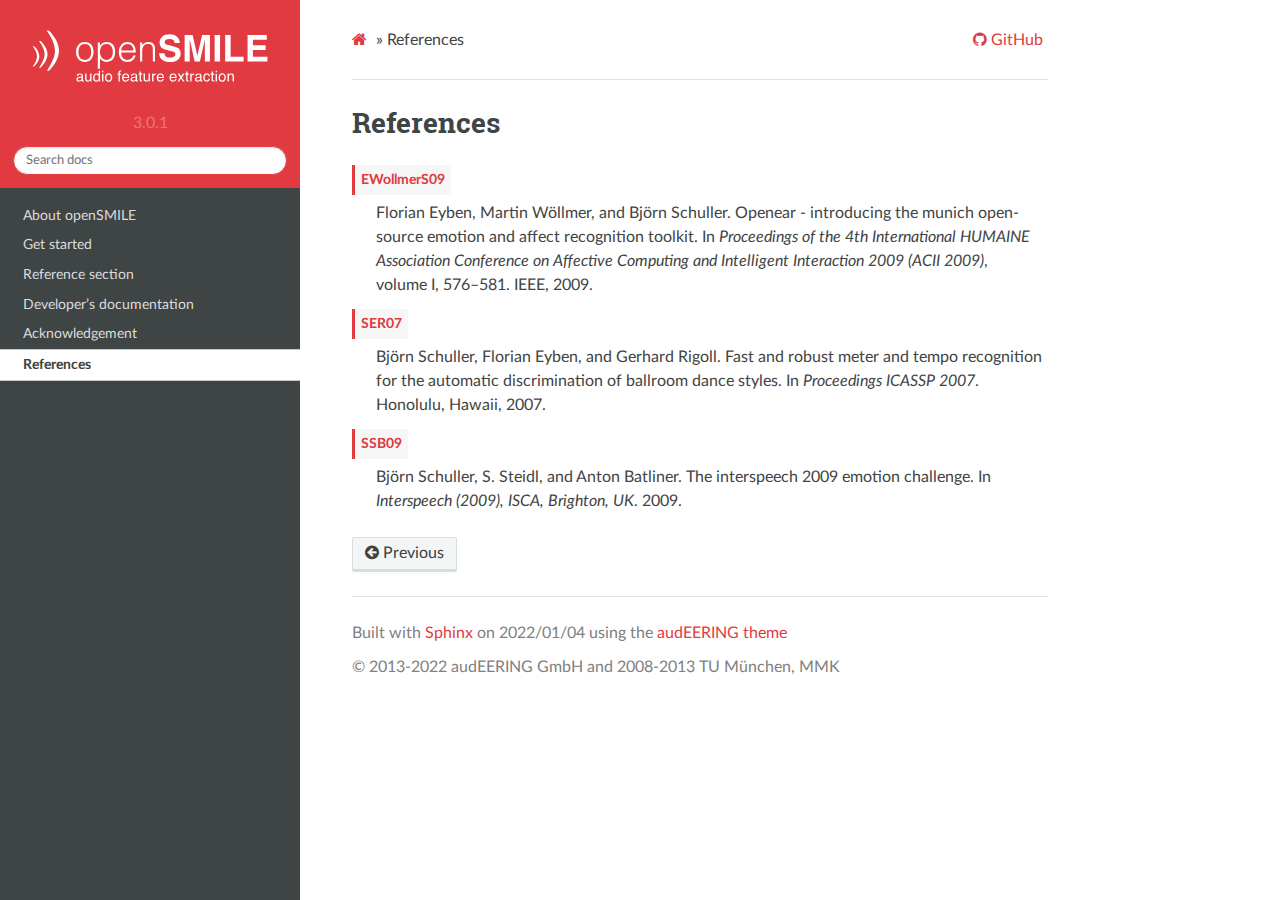
<file: robot/voice/opensmile/doc/bibliography.html>
<!DOCTYPE html>
<!--[if IE 8]><html class="no-js lt-ie9" lang="en" > <![endif]-->
<!--[if gt IE 8]><!--> <html class="no-js" lang="en" > <!--<![endif]-->
<head>
  <meta charset="utf-8">
  
  <meta name="viewport" content="width=device-width, initial-scale=1.0">
  
  <title>References &mdash; openSMILE Documentation</title>
  

  
  
    <link rel="shortcut icon" href="_static/favicon.png"/>
  
  
  

  

  
  
    

  

  
  <link rel="stylesheet" href="_static/css/theme.css" type="text/css" />
  <link rel="stylesheet" href="_static/css/audeering.css" type="text/css" />
  <link rel="stylesheet" href="_static/pygments.css" type="text/css" />
  <link rel="stylesheet" href="_static/pygments.css" type="text/css" />
  <link rel="stylesheet" href="_static/css/audeering.css" type="text/css" />
    <link rel="author" title="About these documents" href="about.html" />
    <link rel="index" title="Index" href="genindex.html" />
    <link rel="search" title="Search" href="search.html" />
    <link rel="prev" title="Acknowledgement" href="acknowledgement.html" />
    
  

  
  <script src="_static/js/modernizr.min.js"></script>

</head>

<body class="wy-body-for-nav">

   
  <div class="wy-grid-for-nav">

    
    <nav data-toggle="wy-nav-shift" class="wy-nav-side">
      <div class="wy-side-scroll">
        <div class="wy-side-nav-search">
          

          <a href="index.html">
          
            
            <img src="_static/openSMILE-logoSlogan-white.svg" class="logo" alt="Logo"/>
          
          
            
          
          </a>

          
            
            
              <div class="version">
                3.0.1
              </div>
            
          

          
<div role="search">
  <form id="rtd-search-form" class="wy-form" action="search.html" method="get">
    <input type="text" name="q" placeholder="Search docs" />
    <input type="hidden" name="check_keywords" value="yes" />
    <input type="hidden" name="area" value="default" />
  </form>
</div>

          
        </div>

        <div class="wy-menu wy-menu-vertical" data-spy="affix" role="navigation" aria-label="main navigation">
          
            
            
              
            
            
              <ul class="current">
<li class="toctree-l1"><a class="reference internal" href="about.html">About openSMILE</a></li>
<li class="toctree-l1"><a class="reference internal" href="get-started.html">Get started</a></li>
<li class="toctree-l1"><a class="reference internal" href="reference.html">Reference section</a></li>
<li class="toctree-l1"><a class="reference internal" href="developer.html">Developer’s documentation</a></li>
<li class="toctree-l1"><a class="reference internal" href="acknowledgement.html">Acknowledgement</a></li>
<li class="toctree-l1 current"><a class="current reference internal" href="#">References</a></li>
</ul>

            
          
        </div>
      </div>
    </nav>

    <section data-toggle="wy-nav-shift" class="wy-nav-content-wrap">

      
      <nav class="wy-nav-top" aria-label="top navigation">
        
          <i data-toggle="wy-nav-top" class="fa fa-bars"></i>
          <a href="index.html">openSMILE</a>
        
      </nav>


      <div class="wy-nav-content">
        
        <div class="rst-content">
        
          <div role="navigation" aria-label="Page navigation">
  <ul class="wy-breadcrumbs">
      <li><a href="index.html" class="icon icon-home"></a> &raquo;</li>
      <li>References</li>
      <li class="wy-breadcrumbs-aside">
              <a href="https://github.com/audeering/opensmile/" class="fa fa-github"> GitHub</a>
      </li>
  </ul>
  <hr/>
</div>
          <div role="main" class="document" itemscope="itemscope" itemtype="http://schema.org/Article">
           <div itemprop="articleBody">
            
  <div class="section" id="references">
<span id="sec-bibliography"></span><h1>References<a class="headerlink" href="#references" title="Permalink to this headline">¶</a></h1>
</div>
<p id="id1"><dl class="citation">
<dt class="label" id="id3"><span class="brackets">EWollmerS09</span></dt>
<dd><p>Florian Eyben, Martin Wöllmer, and Björn Schuller. Openear - introducing the munich open-source emotion and affect recognition toolkit. In <em>Proceedings of the 4th International HUMAINE Association Conference on Affective Computing and Intelligent Interaction 2009 (ACII 2009)</em>, volume I, 576–581. IEEE, 2009.</p>
</dd>
<dt class="label" id="id2"><span class="brackets">SER07</span></dt>
<dd><p>Björn Schuller, Florian Eyben, and Gerhard Rigoll. Fast and robust meter and tempo recognition for the automatic discrimination of ballroom dance styles. In <em>Proceedings ICASSP 2007</em>. Honolulu, Hawaii, 2007.</p>
</dd>
<dt class="label" id="id4"><span class="brackets">SSB09</span></dt>
<dd><p>Björn Schuller, S. Steidl, and Anton Batliner. The interspeech 2009 emotion challenge. In <em>Interspeech (2009), ISCA, Brighton, UK</em>. 2009.</p>
</dd>
</dl>
</p>


           </div>
           
          </div>
          <footer>
  
    <div class="rst-footer-buttons" role="navigation" aria-label="footer navigation">
      
      
        <a href="acknowledgement.html" class="btn btn-neutral float-left" title="Acknowledgement" accesskey="p" rel="prev"><span class="fa fa-arrow-circle-left"></span> Previous</a>
      
    </div>
  

  <hr/>

  <div>
    <p>
        
        
        
          Built with <a href="https://www.sphinx-doc.org/en/master/">Sphinx</a> on 2022/01/04 using the <a href="https://github.com/audeering/sphinx-audeering-theme/">audEERING theme</a>
        
    </p>
  </div>

  <div role="contentinfo">
    <p>
        
      &copy; 2013-2022 audEERING GmbH and 2008-2013 TU München, MMK
    </p>
  </div> 

</footer>
        </div>
      </div>

    </section>

  </div>
  



  
  <!--[if lt IE 9]>
    <script src="_static/js/html5shiv.min.js"></script>
  <![endif]-->
  

    
    
      <script type="text/javascript" id="documentation_options" data-url_root="./" src="_static/documentation_options.js"></script>
        <script data-url_root="./" id="documentation_options" src="_static/documentation_options.js"></script>
        <script src="_static/jquery.js"></script>
        <script src="_static/underscore.js"></script>
        <script src="_static/doctools.js"></script>
    

  

  <script type="text/javascript" src="_static/js/theme.js"></script>

  <script type="text/javascript">
      jQuery(function () {
          SphinxRtdTheme.Navigation.enable(true);
      });
  </script> 

</body>
</html>
</file>
<file: robot/voice/opensmile/doc/_static/css/theme.css>
/* sphinx_rtd_theme version 0.4.3 | MIT license */
/* Built 20190212 16:02 */
*{-webkit-box-sizing:border-box;-moz-box-sizing:border-box;box-sizing:border-box}article,aside,details,figcaption,figure,footer,header,hgroup,nav,section{display:block}audio,canvas,video{display:inline-block;*display:inline;*zoom:1}audio:not([controls]){display:none}[hidden]{display:none}*{-webkit-box-sizing:border-box;-moz-box-sizing:border-box;box-sizing:border-box}html{font-size:100%;-webkit-text-size-adjust:100%;-ms-text-size-adjust:100%}body{margin:0}a:hover,a:active{outline:0}abbr[title]{border-bottom:1px dotted}b,strong{font-weight:bold}blockquote{margin:0}dfn{font-style:italic}ins{background:#ff9;color:#000;text-decoration:none}mark{background:#ff0;color:#000;font-style:italic;font-weight:bold}pre,code,.rst-content tt,.rst-content code,kbd,samp{font-family:monospace,serif;_font-family:"courier new",monospace;font-size:1em}pre{white-space:pre}q{quotes:none}q:before,q:after{content:"";content:none}small{font-size:85%}sub,sup{font-size:75%;line-height:0;position:relative;vertical-align:baseline}sup{top:-0.5em}sub{bottom:-0.25em}ul,ol,dl{margin:0;padding:0;list-style:none;list-style-image:none}li{list-style:none}dd{margin:0}img{border:0;-ms-interpolation-mode:bicubic;vertical-align:middle;max-width:100%}svg:not(:root){overflow:hidden}figure{margin:0}form{margin:0}fieldset{border:0;margin:0;padding:0}label{cursor:pointer}legend{border:0;*margin-left:-7px;padding:0;white-space:normal}button,input,select,textarea{font-size:100%;margin:0;vertical-align:baseline;*vertical-align:middle}button,input{line-height:normal}button,input[type="button"],input[type="reset"],input[type="submit"]{cursor:pointer;-webkit-appearance:button;*overflow:visible}button[disabled],input[disabled]{cursor:default}input[type="checkbox"],input[type="radio"]{box-sizing:border-box;padding:0;*width:13px;*height:13px}input[type="search"]{-webkit-appearance:textfield;-moz-box-sizing:content-box;-webkit-box-sizing:content-box;box-sizing:content-box}input[type="search"]::-webkit-search-decoration,input[type="search"]::-webkit-search-cancel-button{-webkit-appearance:none}button::-moz-focus-inner,input::-moz-focus-inner{border:0;padding:0}textarea{overflow:auto;vertical-align:top;resize:vertical}table{border-collapse:collapse;border-spacing:0}td{vertical-align:top}.chromeframe{margin:.2em 0;background:#ccc;color:#000;padding:.2em 0}.ir{display:block;border:0;text-indent:-999em;overflow:hidden;background-color:transparent;background-repeat:no-repeat;text-align:left;direction:ltr;*line-height:0}.ir br{display:none}.hidden{display:none !important;visibility:hidden}.visuallyhidden{border:0;clip:rect(0 0 0 0);height:1px;margin:-1px;overflow:hidden;padding:0;position:absolute;width:1px}.visuallyhidden.focusable:active,.visuallyhidden.focusable:focus{clip:auto;height:auto;margin:0;overflow:visible;position:static;width:auto}.invisible{visibility:hidden}.relative{position:relative}big,small{font-size:100%}@media print{html,body,section{background:none !important}*{box-shadow:none !important;text-shadow:none !important;filter:none !important;-ms-filter:none !important}a,a:visited{text-decoration:underline}.ir a:after,a[href^="javascript:"]:after,a[href^="#"]:after{content:""}pre,blockquote{page-break-inside:avoid}thead{display:table-header-group}tr,img{page-break-inside:avoid}img{max-width:100% !important}@page{margin:.5cm}p,h2,.rst-content .toctree-wrapper p.caption,h3{orphans:3;widows:3}h2,.rst-content .toctree-wrapper p.caption,h3{page-break-after:avoid}}.fa:before,.wy-menu-vertical li span.toctree-expand:before,.wy-menu-vertical li.on a span.toctree-expand:before,.wy-menu-vertical li.current>a span.toctree-expand:before,.rst-content .admonition-title:before,.rst-content h1 .headerlink:before,.rst-content h2 .headerlink:before,.rst-content h3 .headerlink:before,.rst-content h4 .headerlink:before,.rst-content h5 .headerlink:before,.rst-content h6 .headerlink:before,.rst-content dl dt .headerlink:before,.rst-content p.caption .headerlink:before,.rst-content table>caption .headerlink:before,.rst-content .code-block-caption .headerlink:before,.rst-content tt.download span:first-child:before,.rst-content code.download span:first-child:before,.icon:before,.wy-dropdown .caret:before,.wy-inline-validate.wy-inline-validate-success .wy-input-context:before,.wy-inline-validate.wy-inline-validate-danger .wy-input-context:before,.wy-inline-validate.wy-inline-validate-warning .wy-input-context:before,.wy-inline-validate.wy-inline-validate-info .wy-input-context:before,.wy-alert,.rst-content .note,.rst-content .attention,.rst-content .caution,.rst-content .danger,.rst-content .error,.rst-content .hint,.rst-content .important,.rst-content .tip,.rst-content .warning,.rst-content .seealso,.rst-content .admonition-todo,.rst-content .admonition,.btn,input[type="text"],input[type="password"],input[type="email"],input[type="url"],input[type="date"],input[type="month"],input[type="time"],input[type="datetime"],input[type="datetime-local"],input[type="week"],input[type="number"],input[type="search"],input[type="tel"],input[type="color"],select,textarea,.wy-menu-vertical li.on a,.wy-menu-vertical li.current>a,.wy-side-nav-search>a,.wy-side-nav-search .wy-dropdown>a,.wy-nav-top a{-webkit-font-smoothing:antialiased}.clearfix{*zoom:1}.clearfix:before,.clearfix:after{display:table;content:""}.clearfix:after{clear:both}/*!
 *  Font Awesome 4.7.0 by @davegandy - http://fontawesome.io - @fontawesome
 *  License - http://fontawesome.io/license (Font: SIL OFL 1.1, CSS: MIT License)
 */@font-face{font-family:'FontAwesome';src:url("../fonts/fontawesome-webfont.eot?v=4.7.0");src:url("../fonts/fontawesome-webfont.eot?#iefix&v=4.7.0") format("embedded-opentype"),url("../fonts/fontawesome-webfont.woff2?v=4.7.0") format("woff2"),url("../fonts/fontawesome-webfont.woff?v=4.7.0") format("woff"),url("../fonts/fontawesome-webfont.ttf?v=4.7.0") format("truetype"),url("../fonts/fontawesome-webfont.svg?v=4.7.0#fontawesomeregular") format("svg");font-weight:normal;font-style:normal}.fa,.wy-menu-vertical li span.toctree-expand,.wy-menu-vertical li.on a span.toctree-expand,.wy-menu-vertical li.current>a span.toctree-expand,.rst-content .admonition-title,.rst-content h1 .headerlink,.rst-content h2 .headerlink,.rst-content h3 .headerlink,.rst-content h4 .headerlink,.rst-content h5 .headerlink,.rst-content h6 .headerlink,.rst-content dl dt .headerlink,.rst-content p.caption .headerlink,.rst-content table>caption .headerlink,.rst-content .code-block-caption .headerlink,.rst-content tt.download span:first-child,.rst-content code.download span:first-child,.icon{display:inline-block;font:normal normal normal 14px/1 FontAwesome;font-size:inherit;text-rendering:auto;-webkit-font-smoothing:antialiased;-moz-osx-font-smoothing:grayscale}.fa-lg{font-size:1.3333333333em;line-height:.75em;vertical-align:-15%}.fa-2x{font-size:2em}.fa-3x{font-size:3em}.fa-4x{font-size:4em}.fa-5x{font-size:5em}.fa-fw{width:1.2857142857em;text-align:center}.fa-ul{padding-left:0;margin-left:2.1428571429em;list-style-type:none}.fa-ul>li{position:relative}.fa-li{position:absolute;left:-2.1428571429em;width:2.1428571429em;top:.1428571429em;text-align:center}.fa-li.fa-lg{left:-1.8571428571em}.fa-border{padding:.2em .25em .15em;border:solid 0.08em #eee;border-radius:.1em}.fa-pull-left{float:left}.fa-pull-right{float:right}.fa.fa-pull-left,.wy-menu-vertical li span.fa-pull-left.toctree-expand,.wy-menu-vertical li.on a span.fa-pull-left.toctree-expand,.wy-menu-vertical li.current>a span.fa-pull-left.toctree-expand,.rst-content .fa-pull-left.admonition-title,.rst-content h1 .fa-pull-left.headerlink,.rst-content h2 .fa-pull-left.headerlink,.rst-content h3 .fa-pull-left.headerlink,.rst-content h4 .fa-pull-left.headerlink,.rst-content h5 .fa-pull-left.headerlink,.rst-content h6 .fa-pull-left.headerlink,.rst-content dl dt .fa-pull-left.headerlink,.rst-content p.caption .fa-pull-left.headerlink,.rst-content table>caption .fa-pull-left.headerlink,.rst-content .code-block-caption .fa-pull-left.headerlink,.rst-content tt.download span.fa-pull-left:first-child,.rst-content code.download span.fa-pull-left:first-child,.fa-pull-left.icon{margin-right:.3em}.fa.fa-pull-right,.wy-menu-vertical li span.fa-pull-right.toctree-expand,.wy-menu-vertical li.on a span.fa-pull-right.toctree-expand,.wy-menu-vertical li.current>a span.fa-pull-right.toctree-expand,.rst-content .fa-pull-right.admonition-title,.rst-content h1 .fa-pull-right.headerlink,.rst-content h2 .fa-pull-right.headerlink,.rst-content h3 .fa-pull-right.headerlink,.rst-content h4 .fa-pull-right.headerlink,.rst-content h5 .fa-pull-right.headerlink,.rst-content h6 .fa-pull-right.headerlink,.rst-content dl dt .fa-pull-right.headerlink,.rst-content p.caption .fa-pull-right.headerlink,.rst-content table>caption .fa-pull-right.headerlink,.rst-content .code-block-caption .fa-pull-right.headerlink,.rst-content tt.download span.fa-pull-right:first-child,.rst-content code.download span.fa-pull-right:first-child,.fa-pull-right.icon{margin-left:.3em}.pull-right{float:right}.pull-left{float:left}.fa.pull-left,.wy-menu-vertical li span.pull-left.toctree-expand,.wy-menu-vertical li.on a span.pull-left.toctree-expand,.wy-menu-vertical li.current>a span.pull-left.toctree-expand,.rst-content .pull-left.admonition-title,.rst-content h1 .pull-left.headerlink,.rst-content h2 .pull-left.headerlink,.rst-content h3 .pull-left.headerlink,.rst-content h4 .pull-left.headerlink,.rst-content h5 .pull-left.headerlink,.rst-content h6 .pull-left.headerlink,.rst-content dl dt .pull-left.headerlink,.rst-content p.caption .pull-left.headerlink,.rst-content table>caption .pull-left.headerlink,.rst-content .code-block-caption .pull-left.headerlink,.rst-content tt.download span.pull-left:first-child,.rst-content code.download span.pull-left:first-child,.pull-left.icon{margin-right:.3em}.fa.pull-right,.wy-menu-vertical li span.pull-right.toctree-expand,.wy-menu-vertical li.on a span.pull-right.toctree-expand,.wy-menu-vertical li.current>a span.pull-right.toctree-expand,.rst-content .pull-right.admonition-title,.rst-content h1 .pull-right.headerlink,.rst-content h2 .pull-right.headerlink,.rst-content h3 .pull-right.headerlink,.rst-content h4 .pull-right.headerlink,.rst-content h5 .pull-right.headerlink,.rst-content h6 .pull-right.headerlink,.rst-content dl dt .pull-right.headerlink,.rst-content p.caption .pull-right.headerlink,.rst-content table>caption .pull-right.headerlink,.rst-content .code-block-caption .pull-right.headerlink,.rst-content tt.download span.pull-right:first-child,.rst-content code.download span.pull-right:first-child,.pull-right.icon{margin-left:.3em}.fa-spin{-webkit-animation:fa-spin 2s infinite linear;animation:fa-spin 2s infinite linear}.fa-pulse{-webkit-animation:fa-spin 1s infinite steps(8);animation:fa-spin 1s infinite steps(8)}@-webkit-keyframes fa-spin{0%{-webkit-transform:rotate(0deg);transform:rotate(0deg)}100%{-webkit-transform:rotate(359deg);transform:rotate(359deg)}}@keyframes fa-spin{0%{-webkit-transform:rotate(0deg);transform:rotate(0deg)}100%{-webkit-transform:rotate(359deg);transform:rotate(359deg)}}.fa-rotate-90{-ms-filter:"progid:DXImageTransform.Microsoft.BasicImage(rotation=1)";-webkit-transform:rotate(90deg);-ms-transform:rotate(90deg);transform:rotate(90deg)}.fa-rotate-180{-ms-filter:"progid:DXImageTransform.Microsoft.BasicImage(rotation=2)";-webkit-transform:rotate(180deg);-ms-transform:rotate(180deg);transform:rotate(180deg)}.fa-rotate-270{-ms-filter:"progid:DXImageTransform.Microsoft.BasicImage(rotation=3)";-webkit-transform:rotate(270deg);-ms-transform:rotate(270deg);transform:rotate(270deg)}.fa-flip-horizontal{-ms-filter:"progid:DXImageTransform.Microsoft.BasicImage(rotation=0, mirror=1)";-webkit-transform:scale(-1, 1);-ms-transform:scale(-1, 1);transform:scale(-1, 1)}.fa-flip-vertical{-ms-filter:"progid:DXImageTransform.Microsoft.BasicImage(rotation=2, mirror=1)";-webkit-transform:scale(1, -1);-ms-transform:scale(1, -1);transform:scale(1, -1)}:root .fa-rotate-90,:root .fa-rotate-180,:root .fa-rotate-270,:root .fa-flip-horizontal,:root .fa-flip-vertical{filter:none}.fa-stack{position:relative;display:inline-block;width:2em;height:2em;line-height:2em;vertical-align:middle}.fa-stack-1x,.fa-stack-2x{position:absolute;left:0;width:100%;text-align:center}.fa-stack-1x{line-height:inherit}.fa-stack-2x{font-size:2em}.fa-inverse{color:#fff}.fa-glass:before{content:""}.fa-music:before{content:""}.fa-search:before,.icon-search:before{content:""}.fa-envelope-o:before{content:""}.fa-heart:before{content:""}.fa-star:before{content:""}.fa-star-o:before{content:""}.fa-user:before{content:""}.fa-film:before{content:""}.fa-th-large:before{content:""}.fa-th:before{content:""}.fa-th-list:before{content:""}.fa-check:before{content:""}.fa-remove:before,.fa-close:before,.fa-times:before{content:""}.fa-search-plus:before{content:""}.fa-search-minus:before{content:""}.fa-power-off:before{content:""}.fa-signal:before{content:""}.fa-gear:before,.fa-cog:before{content:""}.fa-trash-o:before{content:""}.fa-home:before,.icon-home:before{content:""}.fa-file-o:before{content:""}.fa-clock-o:before{content:""}.fa-road:before{content:""}.fa-download:before,.rst-content tt.download span:first-child:before,.rst-content code.download span:first-child:before{content:""}.fa-arrow-circle-o-down:before{content:""}.fa-arrow-circle-o-up:before{content:""}.fa-inbox:before{content:""}.fa-play-circle-o:before{content:""}.fa-rotate-right:before,.fa-repeat:before{content:""}.fa-refresh:before{content:""}.fa-list-alt:before{content:""}.fa-lock:before{content:""}.fa-flag:before{content:""}.fa-headphones:before{content:""}.fa-volume-off:before{content:""}.fa-volume-down:before{content:""}.fa-volume-up:before{content:""}.fa-qrcode:before{content:""}.fa-barcode:before{content:""}.fa-tag:before{content:""}.fa-tags:before{content:""}.fa-book:before,.icon-book:before{content:""}.fa-bookmark:before{content:""}.fa-print:before{content:""}.fa-camera:before{content:""}.fa-font:before{content:""}.fa-bold:before{content:""}.fa-italic:before{content:""}.fa-text-height:before{content:""}.fa-text-width:before{content:""}.fa-align-left:before{content:""}.fa-align-center:before{content:""}.fa-align-right:before{content:""}.fa-align-justify:before{content:""}.fa-list:before{content:""}.fa-dedent:before,.fa-outdent:before{content:""}.fa-indent:before{content:""}.fa-video-camera:before{content:""}.fa-photo:before,.fa-image:before,.fa-picture-o:before{content:""}.fa-pencil:before{content:""}.fa-map-marker:before{content:""}.fa-adjust:before{content:""}.fa-tint:before{content:""}.fa-edit:before,.fa-pencil-square-o:before{content:""}.fa-share-square-o:before{content:""}.fa-check-square-o:before{content:""}.fa-arrows:before{content:""}.fa-step-backward:before{content:""}.fa-fast-backward:before{content:""}.fa-backward:before{content:""}.fa-play:before{content:""}.fa-pause:before{content:""}.fa-stop:before{content:""}.fa-forward:before{content:""}.fa-fast-forward:before{content:""}.fa-step-forward:before{content:""}.fa-eject:before{content:""}.fa-chevron-left:before{content:""}.fa-chevron-right:before{content:""}.fa-plus-circle:before{content:""}.fa-minus-circle:before{content:""}.fa-times-circle:before,.wy-inline-validate.wy-inline-validate-danger .wy-input-context:before{content:""}.fa-check-circle:before,.wy-inline-validate.wy-inline-validate-success .wy-input-context:before{content:""}.fa-question-circle:before{content:""}.fa-info-circle:before{content:""}.fa-crosshairs:before{content:""}.fa-times-circle-o:before{content:""}.fa-check-circle-o:before{content:""}.fa-ban:before{content:""}.fa-arrow-left:before{content:""}.fa-arrow-right:before{content:""}.fa-arrow-up:before{content:""}.fa-arrow-down:before{content:""}.fa-mail-forward:before,.fa-share:before{content:""}.fa-expand:before{content:""}.fa-compress:before{content:""}.fa-plus:before{content:""}.fa-minus:before{content:""}.fa-asterisk:before{content:""}.fa-exclamation-circle:before,.wy-inline-validate.wy-inline-validate-warning .wy-input-context:before,.wy-inline-validate.wy-inline-validate-info .wy-input-context:before,.rst-content .admonition-title:before{content:""}.fa-gift:before{content:""}.fa-leaf:before{content:""}.fa-fire:before,.icon-fire:before{content:""}.fa-eye:before{content:""}.fa-eye-slash:before{content:""}.fa-warning:before,.fa-exclamation-triangle:before{content:""}.fa-plane:before{content:""}.fa-calendar:before{content:""}.fa-random:before{content:""}.fa-comment:before{content:""}.fa-magnet:before{content:""}.fa-chevron-up:before{content:""}.fa-chevron-down:before{content:""}.fa-retweet:before{content:""}.fa-shopping-cart:before{content:""}.fa-folder:before{content:""}.fa-folder-open:before{content:""}.fa-arrows-v:before{content:""}.fa-arrows-h:before{content:""}.fa-bar-chart-o:before,.fa-bar-chart:before{content:""}.fa-twitter-square:before{content:""}.fa-facebook-square:before{content:""}.fa-camera-retro:before{content:""}.fa-key:before{content:""}.fa-gears:before,.fa-cogs:before{content:""}.fa-comments:before{content:""}.fa-thumbs-o-up:before{content:""}.fa-thumbs-o-down:before{content:""}.fa-star-half:before{content:""}.fa-heart-o:before{content:""}.fa-sign-out:before{content:""}.fa-linkedin-square:before{content:""}.fa-thumb-tack:before{content:""}.fa-external-link:before{content:""}.fa-sign-in:before{content:""}.fa-trophy:before{content:""}.fa-github-square:before{content:""}.fa-upload:before{content:""}.fa-lemon-o:before{content:""}.fa-phone:before{content:""}.fa-square-o:before{content:""}.fa-bookmark-o:before{content:""}.fa-phone-square:before{content:""}.fa-twitter:before{content:""}.fa-facebook-f:before,.fa-facebook:before{content:""}.fa-github:before,.icon-github:before{content:""}.fa-unlock:before{content:""}.fa-credit-card:before{content:""}.fa-feed:before,.fa-rss:before{content:""}.fa-hdd-o:before{content:""}.fa-bullhorn:before{content:""}.fa-bell:before{content:""}.fa-certificate:before{content:""}.fa-hand-o-right:before{content:""}.fa-hand-o-left:before{content:""}.fa-hand-o-up:before{content:""}.fa-hand-o-down:before{content:""}.fa-arrow-circle-left:before,.icon-circle-arrow-left:before{content:""}.fa-arrow-circle-right:before,.icon-circle-arrow-right:before{content:""}.fa-arrow-circle-up:before{content:""}.fa-arrow-circle-down:before{content:""}.fa-globe:before{content:""}.fa-wrench:before{content:""}.fa-tasks:before{content:""}.fa-filter:before{content:""}.fa-briefcase:before{content:""}.fa-arrows-alt:before{content:""}.fa-group:before,.fa-users:before{content:""}.fa-chain:before,.fa-link:before,.icon-link:before{content:""}.fa-cloud:before{content:""}.fa-flask:before{content:""}.fa-cut:before,.fa-scissors:before{content:""}.fa-copy:before,.fa-files-o:before{content:""}.fa-paperclip:before{content:""}.fa-save:before,.fa-floppy-o:before{content:""}.fa-square:before{content:""}.fa-navicon:before,.fa-reorder:before,.fa-bars:before{content:""}.fa-list-ul:before{content:""}.fa-list-ol:before{content:""}.fa-strikethrough:before{content:""}.fa-underline:before{content:""}.fa-table:before{content:""}.fa-magic:before{content:""}.fa-truck:before{content:""}.fa-pinterest:before{content:""}.fa-pinterest-square:before{content:""}.fa-google-plus-square:before{content:""}.fa-google-plus:before{content:""}.fa-money:before{content:""}.fa-caret-down:before,.wy-dropdown .caret:before,.icon-caret-down:before{content:""}.fa-caret-up:before{content:""}.fa-caret-left:before{content:""}.fa-caret-right:before{content:""}.fa-columns:before{content:""}.fa-unsorted:before,.fa-sort:before{content:""}.fa-sort-down:before,.fa-sort-desc:before{content:""}.fa-sort-up:before,.fa-sort-asc:before{content:""}.fa-envelope:before{content:""}.fa-linkedin:before{content:""}.fa-rotate-left:before,.fa-undo:before{content:""}.fa-legal:before,.fa-gavel:before{content:""}.fa-dashboard:before,.fa-tachometer:before{content:""}.fa-comment-o:before{content:""}.fa-comments-o:before{content:""}.fa-flash:before,.fa-bolt:before{content:""}.fa-sitemap:before{content:""}.fa-umbrella:before{content:""}.fa-paste:before,.fa-clipboard:before{content:""}.fa-lightbulb-o:before{content:""}.fa-exchange:before{content:""}.fa-cloud-download:before{content:""}.fa-cloud-upload:before{content:""}.fa-user-md:before{content:""}.fa-stethoscope:before{content:""}.fa-suitcase:before{content:""}.fa-bell-o:before{content:""}.fa-coffee:before{content:""}.fa-cutlery:before{content:""}.fa-file-text-o:before{content:""}.fa-building-o:before{content:""}.fa-hospital-o:before{content:""}.fa-ambulance:before{content:""}.fa-medkit:before{content:""}.fa-fighter-jet:before{content:""}.fa-beer:before{content:""}.fa-h-square:before{content:""}.fa-plus-square:before{content:""}.fa-angle-double-left:before{content:""}.fa-angle-double-right:before{content:""}.fa-angle-double-up:before{content:""}.fa-angle-double-down:before{content:""}.fa-angle-left:before{content:""}.fa-angle-right:before{content:""}.fa-angle-up:before{content:""}.fa-angle-down:before{content:""}.fa-desktop:before{content:""}.fa-laptop:before{content:""}.fa-tablet:before{content:""}.fa-mobile-phone:before,.fa-mobile:before{content:""}.fa-circle-o:before{content:""}.fa-quote-left:before{content:""}.fa-quote-right:before{content:""}.fa-spinner:before{content:""}.fa-circle:before{content:""}.fa-mail-reply:before,.fa-reply:before{content:""}.fa-github-alt:before{content:""}.fa-folder-o:before{content:""}.fa-folder-open-o:before{content:""}.fa-smile-o:before{content:""}.fa-frown-o:before{content:""}.fa-meh-o:before{content:""}.fa-gamepad:before{content:""}.fa-keyboard-o:before{content:""}.fa-flag-o:before{content:""}.fa-flag-checkered:before{content:""}.fa-terminal:before{content:""}.fa-code:before{content:""}.fa-mail-reply-all:before,.fa-reply-all:before{content:""}.fa-star-half-empty:before,.fa-star-half-full:before,.fa-star-half-o:before{content:""}.fa-location-arrow:before{content:""}.fa-crop:before{content:""}.fa-code-fork:before{content:""}.fa-unlink:before,.fa-chain-broken:before{content:""}.fa-question:before{content:""}.fa-info:before{content:""}.fa-exclamation:before{content:""}.fa-superscript:before{content:""}.fa-subscript:before{content:""}.fa-eraser:before{content:""}.fa-puzzle-piece:before{content:""}.fa-microphone:before{content:""}.fa-microphone-slash:before{content:""}.fa-shield:before{content:""}.fa-calendar-o:before{content:""}.fa-fire-extinguisher:before{content:""}.fa-rocket:before{content:""}.fa-maxcdn:before{content:""}.fa-chevron-circle-left:before{content:""}.fa-chevron-circle-right:before{content:""}.fa-chevron-circle-up:before{content:""}.fa-chevron-circle-down:before{content:""}.fa-html5:before{content:""}.fa-css3:before{content:""}.fa-anchor:before{content:""}.fa-unlock-alt:before{content:""}.fa-bullseye:before{content:""}.fa-ellipsis-h:before{content:""}.fa-ellipsis-v:before{content:""}.fa-rss-square:before{content:""}.fa-play-circle:before{content:""}.fa-ticket:before{content:""}.fa-minus-square:before{content:""}.fa-minus-square-o:before,.wy-menu-vertical li.on a span.toctree-expand:before,.wy-menu-vertical li.current>a span.toctree-expand:before{content:""}.fa-level-up:before{content:""}.fa-level-down:before{content:""}.fa-check-square:before{content:""}.fa-pencil-square:before{content:""}.fa-external-link-square:before{content:""}.fa-share-square:before{content:""}.fa-compass:before{content:""}.fa-toggle-down:before,.fa-caret-square-o-down:before{content:""}.fa-toggle-up:before,.fa-caret-square-o-up:before{content:""}.fa-toggle-right:before,.fa-caret-square-o-right:before{content:""}.fa-euro:before,.fa-eur:before{content:""}.fa-gbp:before{content:""}.fa-dollar:before,.fa-usd:before{content:""}.fa-rupee:before,.fa-inr:before{content:""}.fa-cny:before,.fa-rmb:before,.fa-yen:before,.fa-jpy:before{content:""}.fa-ruble:before,.fa-rouble:before,.fa-rub:before{content:""}.fa-won:before,.fa-krw:before{content:""}.fa-bitcoin:before,.fa-btc:before{content:""}.fa-file:before{content:""}.fa-file-text:before{content:""}.fa-sort-alpha-asc:before{content:""}.fa-sort-alpha-desc:before{content:""}.fa-sort-amount-asc:before{content:""}.fa-sort-amount-desc:before{content:""}.fa-sort-numeric-asc:before{content:""}.fa-sort-numeric-desc:before{content:""}.fa-thumbs-up:before{content:""}.fa-thumbs-down:before{content:""}.fa-youtube-square:before{content:""}.fa-youtube:before{content:""}.fa-xing:before{content:""}.fa-xing-square:before{content:""}.fa-youtube-play:before{content:""}.fa-dropbox:before{content:""}.fa-stack-overflow:before{content:""}.fa-instagram:before{content:""}.fa-flickr:before{content:""}.fa-adn:before{content:""}.fa-bitbucket:before,.icon-bitbucket:before{content:""}.fa-bitbucket-square:before{content:""}.fa-tumblr:before{content:""}.fa-tumblr-square:before{content:""}.fa-long-arrow-down:before{content:""}.fa-long-arrow-up:before{content:""}.fa-long-arrow-left:before{content:""}.fa-long-arrow-right:before{content:""}.fa-apple:before{content:""}.fa-windows:before{content:""}.fa-android:before{content:""}.fa-linux:before{content:""}.fa-dribbble:before{content:""}.fa-skype:before{content:""}.fa-foursquare:before{content:""}.fa-trello:before{content:""}.fa-female:before{content:""}.fa-male:before{content:""}.fa-gittip:before,.fa-gratipay:before{content:""}.fa-sun-o:before{content:""}.fa-moon-o:before{content:""}.fa-archive:before{content:""}.fa-bug:before{content:""}.fa-vk:before{content:""}.fa-weibo:before{content:""}.fa-renren:before{content:""}.fa-pagelines:before{content:""}.fa-stack-exchange:before{content:""}.fa-arrow-circle-o-right:before{content:""}.fa-arrow-circle-o-left:before{content:""}.fa-toggle-left:before,.fa-caret-square-o-left:before{content:""}.fa-dot-circle-o:before{content:""}.fa-wheelchair:before{content:""}.fa-vimeo-square:before{content:""}.fa-turkish-lira:before,.fa-try:before{content:""}.fa-plus-square-o:before,.wy-menu-vertical li span.toctree-expand:before{content:""}.fa-space-shuttle:before{content:""}.fa-slack:before{content:""}.fa-envelope-square:before{content:""}.fa-wordpress:before{content:""}.fa-openid:before{content:""}.fa-institution:before,.fa-bank:before,.fa-university:before{content:""}.fa-mortar-board:before,.fa-graduation-cap:before{content:""}.fa-yahoo:before{content:""}.fa-google:before{content:""}.fa-reddit:before{content:""}.fa-reddit-square:before{content:""}.fa-stumbleupon-circle:before{content:""}.fa-stumbleupon:before{content:""}.fa-delicious:before{content:""}.fa-digg:before{content:""}.fa-pied-piper-pp:before{content:""}.fa-pied-piper-alt:before{content:""}.fa-drupal:before{content:""}.fa-joomla:before{content:""}.fa-language:before{content:""}.fa-fax:before{content:""}.fa-building:before{content:""}.fa-child:before{content:""}.fa-paw:before{content:""}.fa-spoon:before{content:""}.fa-cube:before{content:""}.fa-cubes:before{content:""}.fa-behance:before{content:""}.fa-behance-square:before{content:""}.fa-steam:before{content:""}.fa-steam-square:before{content:""}.fa-recycle:before{content:""}.fa-automobile:before,.fa-car:before{content:""}.fa-cab:before,.fa-taxi:before{content:""}.fa-tree:before{content:""}.fa-spotify:before{content:""}.fa-deviantart:before{content:""}.fa-soundcloud:before{content:""}.fa-database:before{content:""}.fa-file-pdf-o:before{content:""}.fa-file-word-o:before{content:""}.fa-file-excel-o:before{content:""}.fa-file-powerpoint-o:before{content:""}.fa-file-photo-o:before,.fa-file-picture-o:before,.fa-file-image-o:before{content:""}.fa-file-zip-o:before,.fa-file-archive-o:before{content:""}.fa-file-sound-o:before,.fa-file-audio-o:before{content:""}.fa-file-movie-o:before,.fa-file-video-o:before{content:""}.fa-file-code-o:before{content:""}.fa-vine:before{content:""}.fa-codepen:before{content:""}.fa-jsfiddle:before{content:""}.fa-life-bouy:before,.fa-life-buoy:before,.fa-life-saver:before,.fa-support:before,.fa-life-ring:before{content:""}.fa-circle-o-notch:before{content:""}.fa-ra:before,.fa-resistance:before,.fa-rebel:before{content:""}.fa-ge:before,.fa-empire:before{content:""}.fa-git-square:before{content:""}.fa-git:before{content:""}.fa-y-combinator-square:before,.fa-yc-square:before,.fa-hacker-news:before{content:""}.fa-tencent-weibo:before{content:""}.fa-qq:before{content:""}.fa-wechat:before,.fa-weixin:before{content:""}.fa-send:before,.fa-paper-plane:before{content:""}.fa-send-o:before,.fa-paper-plane-o:before{content:""}.fa-history:before{content:""}.fa-circle-thin:before{content:""}.fa-header:before{content:""}.fa-paragraph:before{content:""}.fa-sliders:before{content:""}.fa-share-alt:before{content:""}.fa-share-alt-square:before{content:""}.fa-bomb:before{content:""}.fa-soccer-ball-o:before,.fa-futbol-o:before{content:""}.fa-tty:before{content:""}.fa-binoculars:before{content:""}.fa-plug:before{content:""}.fa-slideshare:before{content:""}.fa-twitch:before{content:""}.fa-yelp:before{content:""}.fa-newspaper-o:before{content:""}.fa-wifi:before{content:""}.fa-calculator:before{content:""}.fa-paypal:before{content:""}.fa-google-wallet:before{content:""}.fa-cc-visa:before{content:""}.fa-cc-mastercard:before{content:""}.fa-cc-discover:before{content:""}.fa-cc-amex:before{content:""}.fa-cc-paypal:before{content:""}.fa-cc-stripe:before{content:""}.fa-bell-slash:before{content:""}.fa-bell-slash-o:before{content:""}.fa-trash:before{content:""}.fa-copyright:before{content:""}.fa-at:before{content:""}.fa-eyedropper:before{content:""}.fa-paint-brush:before{content:""}.fa-birthday-cake:before{content:""}.fa-area-chart:before{content:""}.fa-pie-chart:before{content:""}.fa-line-chart:before{content:""}.fa-lastfm:before{content:""}.fa-lastfm-square:before{content:""}.fa-toggle-off:before{content:""}.fa-toggle-on:before{content:""}.fa-bicycle:before{content:""}.fa-bus:before{content:""}.fa-ioxhost:before{content:""}.fa-angellist:before{content:""}.fa-cc:before{content:""}.fa-shekel:before,.fa-sheqel:before,.fa-ils:before{content:""}.fa-meanpath:before{content:""}.fa-buysellads:before{content:""}.fa-connectdevelop:before{content:""}.fa-dashcube:before{content:""}.fa-forumbee:before{content:""}.fa-leanpub:before{content:""}.fa-sellsy:before{content:""}.fa-shirtsinbulk:before{content:""}.fa-simplybuilt:before{content:""}.fa-skyatlas:before{content:""}.fa-cart-plus:before{content:""}.fa-cart-arrow-down:before{content:""}.fa-diamond:before{content:""}.fa-ship:before{content:""}.fa-user-secret:before{content:""}.fa-motorcycle:before{content:""}.fa-street-view:before{content:""}.fa-heartbeat:before{content:""}.fa-venus:before{content:""}.fa-mars:before{content:""}.fa-mercury:before{content:""}.fa-intersex:before,.fa-transgender:before{content:""}.fa-transgender-alt:before{content:""}.fa-venus-double:before{content:""}.fa-mars-double:before{content:""}.fa-venus-mars:before{content:""}.fa-mars-stroke:before{content:""}.fa-mars-stroke-v:before{content:""}.fa-mars-stroke-h:before{content:""}.fa-neuter:before{content:""}.fa-genderless:before{content:""}.fa-facebook-official:before{content:""}.fa-pinterest-p:before{content:""}.fa-whatsapp:before{content:""}.fa-server:before{content:""}.fa-user-plus:before{content:""}.fa-user-times:before{content:""}.fa-hotel:before,.fa-bed:before{content:""}.fa-viacoin:before{content:""}.fa-train:before{content:""}.fa-subway:before{content:""}.fa-medium:before{content:""}.fa-yc:before,.fa-y-combinator:before{content:""}.fa-optin-monster:before{content:""}.fa-opencart:before{content:""}.fa-expeditedssl:before{content:""}.fa-battery-4:before,.fa-battery:before,.fa-battery-full:before{content:""}.fa-battery-3:before,.fa-battery-three-quarters:before{content:""}.fa-battery-2:before,.fa-battery-half:before{content:""}.fa-battery-1:before,.fa-battery-quarter:before{content:""}.fa-battery-0:before,.fa-battery-empty:before{content:""}.fa-mouse-pointer:before{content:""}.fa-i-cursor:before{content:""}.fa-object-group:before{content:""}.fa-object-ungroup:before{content:""}.fa-sticky-note:before{content:""}.fa-sticky-note-o:before{content:""}.fa-cc-jcb:before{content:""}.fa-cc-diners-club:before{content:""}.fa-clone:before{content:""}.fa-balance-scale:before{content:""}.fa-hourglass-o:before{content:""}.fa-hourglass-1:before,.fa-hourglass-start:before{content:""}.fa-hourglass-2:before,.fa-hourglass-half:before{content:""}.fa-hourglass-3:before,.fa-hourglass-end:before{content:""}.fa-hourglass:before{content:""}.fa-hand-grab-o:before,.fa-hand-rock-o:before{content:""}.fa-hand-stop-o:before,.fa-hand-paper-o:before{content:""}.fa-hand-scissors-o:before{content:""}.fa-hand-lizard-o:before{content:""}.fa-hand-spock-o:before{content:""}.fa-hand-pointer-o:before{content:""}.fa-hand-peace-o:before{content:""}.fa-trademark:before{content:""}.fa-registered:before{content:""}.fa-creative-commons:before{content:""}.fa-gg:before{content:""}.fa-gg-circle:before{content:""}.fa-tripadvisor:before{content:""}.fa-odnoklassniki:before{content:""}.fa-odnoklassniki-square:before{content:""}.fa-get-pocket:before{content:""}.fa-wikipedia-w:before{content:""}.fa-safari:before{content:""}.fa-chrome:before{content:""}.fa-firefox:before{content:""}.fa-opera:before{content:""}.fa-internet-explorer:before{content:""}.fa-tv:before,.fa-television:before{content:""}.fa-contao:before{content:""}.fa-500px:before{content:""}.fa-amazon:before{content:""}.fa-calendar-plus-o:before{content:""}.fa-calendar-minus-o:before{content:""}.fa-calendar-times-o:before{content:""}.fa-calendar-check-o:before{content:""}.fa-industry:before{content:""}.fa-map-pin:before{content:""}.fa-map-signs:before{content:""}.fa-map-o:before{content:""}.fa-map:before{content:""}.fa-commenting:before{content:""}.fa-commenting-o:before{content:""}.fa-houzz:before{content:""}.fa-vimeo:before{content:""}.fa-black-tie:before{content:""}.fa-fonticons:before{content:""}.fa-reddit-alien:before{content:""}.fa-edge:before{content:""}.fa-credit-card-alt:before{content:""}.fa-codiepie:before{content:""}.fa-modx:before{content:""}.fa-fort-awesome:before{content:""}.fa-usb:before{content:""}.fa-product-hunt:before{content:""}.fa-mixcloud:before{content:""}.fa-scribd:before{content:""}.fa-pause-circle:before{content:""}.fa-pause-circle-o:before{content:""}.fa-stop-circle:before{content:""}.fa-stop-circle-o:before{content:""}.fa-shopping-bag:before{content:""}.fa-shopping-basket:before{content:""}.fa-hashtag:before{content:""}.fa-bluetooth:before{content:""}.fa-bluetooth-b:before{content:""}.fa-percent:before{content:""}.fa-gitlab:before,.icon-gitlab:before{content:""}.fa-wpbeginner:before{content:""}.fa-wpforms:before{content:""}.fa-envira:before{content:""}.fa-universal-access:before{content:""}.fa-wheelchair-alt:before{content:""}.fa-question-circle-o:before{content:""}.fa-blind:before{content:""}.fa-audio-description:before{content:""}.fa-volume-control-phone:before{content:""}.fa-braille:before{content:""}.fa-assistive-listening-systems:before{content:""}.fa-asl-interpreting:before,.fa-american-sign-language-interpreting:before{content:""}.fa-deafness:before,.fa-hard-of-hearing:before,.fa-deaf:before{content:""}.fa-glide:before{content:""}.fa-glide-g:before{content:""}.fa-signing:before,.fa-sign-language:before{content:""}.fa-low-vision:before{content:""}.fa-viadeo:before{content:""}.fa-viadeo-square:before{content:""}.fa-snapchat:before{content:""}.fa-snapchat-ghost:before{content:""}.fa-snapchat-square:before{content:""}.fa-pied-piper:before{content:""}.fa-first-order:before{content:""}.fa-yoast:before{content:""}.fa-themeisle:before{content:""}.fa-google-plus-circle:before,.fa-google-plus-official:before{content:""}.fa-fa:before,.fa-font-awesome:before{content:""}.fa-handshake-o:before{content:""}.fa-envelope-open:before{content:""}.fa-envelope-open-o:before{content:""}.fa-linode:before{content:""}.fa-address-book:before{content:""}.fa-address-book-o:before{content:""}.fa-vcard:before,.fa-address-card:before{content:""}.fa-vcard-o:before,.fa-address-card-o:before{content:""}.fa-user-circle:before{content:""}.fa-user-circle-o:before{content:""}.fa-user-o:before{content:""}.fa-id-badge:before{content:""}.fa-drivers-license:before,.fa-id-card:before{content:""}.fa-drivers-license-o:before,.fa-id-card-o:before{content:""}.fa-quora:before{content:""}.fa-free-code-camp:before{content:""}.fa-telegram:before{content:""}.fa-thermometer-4:before,.fa-thermometer:before,.fa-thermometer-full:before{content:""}.fa-thermometer-3:before,.fa-thermometer-three-quarters:before{content:""}.fa-thermometer-2:before,.fa-thermometer-half:before{content:""}.fa-thermometer-1:before,.fa-thermometer-quarter:before{content:""}.fa-thermometer-0:before,.fa-thermometer-empty:before{content:""}.fa-shower:before{content:""}.fa-bathtub:before,.fa-s15:before,.fa-bath:before{content:""}.fa-podcast:before{content:""}.fa-window-maximize:before{content:""}.fa-window-minimize:before{content:""}.fa-window-restore:before{content:""}.fa-times-rectangle:before,.fa-window-close:before{content:""}.fa-times-rectangle-o:before,.fa-window-close-o:before{content:""}.fa-bandcamp:before{content:""}.fa-grav:before{content:""}.fa-etsy:before{content:""}.fa-imdb:before{content:""}.fa-ravelry:before{content:""}.fa-eercast:before{content:""}.fa-microchip:before{content:""}.fa-snowflake-o:before{content:""}.fa-superpowers:before{content:""}.fa-wpexplorer:before{content:""}.fa-meetup:before{content:""}.sr-only{position:absolute;width:1px;height:1px;padding:0;margin:-1px;overflow:hidden;clip:rect(0, 0, 0, 0);border:0}.sr-only-focusable:active,.sr-only-focusable:focus{position:static;width:auto;height:auto;margin:0;overflow:visible;clip:auto}.fa,.wy-menu-vertical li span.toctree-expand,.wy-menu-vertical li.on a span.toctree-expand,.wy-menu-vertical li.current>a span.toctree-expand,.rst-content .admonition-title,.rst-content h1 .headerlink,.rst-content h2 .headerlink,.rst-content h3 .headerlink,.rst-content h4 .headerlink,.rst-content h5 .headerlink,.rst-content h6 .headerlink,.rst-content dl dt .headerlink,.rst-content p.caption .headerlink,.rst-content table>caption .headerlink,.rst-content .code-block-caption .headerlink,.rst-content tt.download span:first-child,.rst-content code.download span:first-child,.icon,.wy-dropdown .caret,.wy-inline-validate.wy-inline-validate-success .wy-input-context,.wy-inline-validate.wy-inline-validate-danger .wy-input-context,.wy-inline-validate.wy-inline-validate-warning .wy-input-context,.wy-inline-validate.wy-inline-validate-info .wy-input-context{font-family:inherit}.fa:before,.wy-menu-vertical li span.toctree-expand:before,.wy-menu-vertical li.on a span.toctree-expand:before,.wy-menu-vertical li.current>a span.toctree-expand:before,.rst-content .admonition-title:before,.rst-content h1 .headerlink:before,.rst-content h2 .headerlink:before,.rst-content h3 .headerlink:before,.rst-content h4 .headerlink:before,.rst-content h5 .headerlink:before,.rst-content h6 .headerlink:before,.rst-content dl dt .headerlink:before,.rst-content p.caption .headerlink:before,.rst-content table>caption .headerlink:before,.rst-content .code-block-caption .headerlink:before,.rst-content tt.download span:first-child:before,.rst-content code.download span:first-child:before,.icon:before,.wy-dropdown .caret:before,.wy-inline-validate.wy-inline-validate-success .wy-input-context:before,.wy-inline-validate.wy-inline-validate-danger .wy-input-context:before,.wy-inline-validate.wy-inline-validate-warning .wy-input-context:before,.wy-inline-validate.wy-inline-validate-info .wy-input-context:before{font-family:"FontAwesome";display:inline-block;font-style:normal;font-weight:normal;line-height:1;text-decoration:inherit}a .fa,a .wy-menu-vertical li span.toctree-expand,.wy-menu-vertical li a span.toctree-expand,.wy-menu-vertical li.on a span.toctree-expand,.wy-menu-vertical li.current>a span.toctree-expand,a .rst-content .admonition-title,.rst-content a .admonition-title,a .rst-content h1 .headerlink,.rst-content h1 a .headerlink,a .rst-content h2 .headerlink,.rst-content h2 a .headerlink,a .rst-content h3 .headerlink,.rst-content h3 a .headerlink,a .rst-content h4 .headerlink,.rst-content h4 a .headerlink,a .rst-content h5 .headerlink,.rst-content h5 a .headerlink,a .rst-content h6 .headerlink,.rst-content h6 a .headerlink,a .rst-content dl dt .headerlink,.rst-content dl dt a .headerlink,a .rst-content p.caption .headerlink,.rst-content p.caption a .headerlink,a .rst-content table>caption .headerlink,.rst-content table>caption a .headerlink,a .rst-content .code-block-caption .headerlink,.rst-content .code-block-caption a .headerlink,a .rst-content tt.download span:first-child,.rst-content tt.download a span:first-child,a .rst-content code.download span:first-child,.rst-content code.download a span:first-child,a .icon{display:inline-block;text-decoration:inherit}.btn .fa,.btn .wy-menu-vertical li span.toctree-expand,.wy-menu-vertical li .btn span.toctree-expand,.btn .wy-menu-vertical li.on a span.toctree-expand,.wy-menu-vertical li.on a .btn span.toctree-expand,.btn .wy-menu-vertical li.current>a span.toctree-expand,.wy-menu-vertical li.current>a .btn span.toctree-expand,.btn .rst-content .admonition-title,.rst-content .btn .admonition-title,.btn .rst-content h1 .headerlink,.rst-content h1 .btn .headerlink,.btn .rst-content h2 .headerlink,.rst-content h2 .btn .headerlink,.btn .rst-content h3 .headerlink,.rst-content h3 .btn .headerlink,.btn .rst-content h4 .headerlink,.rst-content h4 .btn .headerlink,.btn .rst-content h5 .headerlink,.rst-content h5 .btn .headerlink,.btn .rst-content h6 .headerlink,.rst-content h6 .btn .headerlink,.btn .rst-content dl dt .headerlink,.rst-content dl dt .btn .headerlink,.btn .rst-content p.caption .headerlink,.rst-content p.caption .btn .headerlink,.btn .rst-content table>caption .headerlink,.rst-content table>caption .btn .headerlink,.btn .rst-content .code-block-caption .headerlink,.rst-content .code-block-caption .btn .headerlink,.btn .rst-content tt.download span:first-child,.rst-content tt.download .btn span:first-child,.btn .rst-content code.download span:first-child,.rst-content code.download .btn span:first-child,.btn .icon,.nav .fa,.nav .wy-menu-vertical li span.toctree-expand,.wy-menu-vertical li .nav span.toctree-expand,.nav .wy-menu-vertical li.on a span.toctree-expand,.wy-menu-vertical li.on a .nav span.toctree-expand,.nav .wy-menu-vertical li.current>a span.toctree-expand,.wy-menu-vertical li.current>a .nav span.toctree-expand,.nav .rst-content .admonition-title,.rst-content .nav .admonition-title,.nav .rst-content h1 .headerlink,.rst-content h1 .nav .headerlink,.nav .rst-content h2 .headerlink,.rst-content h2 .nav .headerlink,.nav .rst-content h3 .headerlink,.rst-content h3 .nav .headerlink,.nav .rst-content h4 .headerlink,.rst-content h4 .nav .headerlink,.nav .rst-content h5 .headerlink,.rst-content h5 .nav .headerlink,.nav .rst-content h6 .headerlink,.rst-content h6 .nav .headerlink,.nav .rst-content dl dt .headerlink,.rst-content dl dt .nav .headerlink,.nav .rst-content p.caption .headerlink,.rst-content p.caption .nav .headerlink,.nav .rst-content table>caption .headerlink,.rst-content table>caption .nav .headerlink,.nav .rst-content .code-block-caption .headerlink,.rst-content .code-block-caption .nav .headerlink,.nav .rst-content tt.download span:first-child,.rst-content tt.download .nav span:first-child,.nav .rst-content code.download span:first-child,.rst-content code.download .nav span:first-child,.nav .icon{display:inline}.btn .fa.fa-large,.btn .wy-menu-vertical li span.fa-large.toctree-expand,.wy-menu-vertical li .btn span.fa-large.toctree-expand,.btn .rst-content .fa-large.admonition-title,.rst-content .btn .fa-large.admonition-title,.btn .rst-content h1 .fa-large.headerlink,.rst-content h1 .btn .fa-large.headerlink,.btn .rst-content h2 .fa-large.headerlink,.rst-content h2 .btn .fa-large.headerlink,.btn .rst-content h3 .fa-large.headerlink,.rst-content h3 .btn .fa-large.headerlink,.btn .rst-content h4 .fa-large.headerlink,.rst-content h4 .btn .fa-large.headerlink,.btn .rst-content h5 .fa-large.headerlink,.rst-content h5 .btn .fa-large.headerlink,.btn .rst-content h6 .fa-large.headerlink,.rst-content h6 .btn .fa-large.headerlink,.btn .rst-content dl dt .fa-large.headerlink,.rst-content dl dt .btn .fa-large.headerlink,.btn .rst-content p.caption .fa-large.headerlink,.rst-content p.caption .btn .fa-large.headerlink,.btn .rst-content table>caption .fa-large.headerlink,.rst-content table>caption .btn .fa-large.headerlink,.btn .rst-content .code-block-caption .fa-large.headerlink,.rst-content .code-block-caption .btn .fa-large.headerlink,.btn .rst-content tt.download span.fa-large:first-child,.rst-content tt.download .btn span.fa-large:first-child,.btn .rst-content code.download span.fa-large:first-child,.rst-content code.download .btn span.fa-large:first-child,.btn .fa-large.icon,.nav .fa.fa-large,.nav .wy-menu-vertical li span.fa-large.toctree-expand,.wy-menu-vertical li .nav span.fa-large.toctree-expand,.nav .rst-content .fa-large.admonition-title,.rst-content .nav .fa-large.admonition-title,.nav .rst-content h1 .fa-large.headerlink,.rst-content h1 .nav .fa-large.headerlink,.nav .rst-content h2 .fa-large.headerlink,.rst-content h2 .nav .fa-large.headerlink,.nav .rst-content h3 .fa-large.headerlink,.rst-content h3 .nav .fa-large.headerlink,.nav .rst-content h4 .fa-large.headerlink,.rst-content h4 .nav .fa-large.headerlink,.nav .rst-content h5 .fa-large.headerlink,.rst-content h5 .nav .fa-large.headerlink,.nav .rst-content h6 .fa-large.headerlink,.rst-content h6 .nav .fa-large.headerlink,.nav .rst-content dl dt .fa-large.headerlink,.rst-content dl dt .nav .fa-large.headerlink,.nav .rst-content p.caption .fa-large.headerlink,.rst-content p.caption .nav .fa-large.headerlink,.nav .rst-content table>caption .fa-large.headerlink,.rst-content table>caption .nav .fa-large.headerlink,.nav .rst-content .code-block-caption .fa-large.headerlink,.rst-content .code-block-caption .nav .fa-large.headerlink,.nav .rst-content tt.download span.fa-large:first-child,.rst-content tt.download .nav span.fa-large:first-child,.nav .rst-content code.download span.fa-large:first-child,.rst-content code.download .nav span.fa-large:first-child,.nav .fa-large.icon{line-height:.9em}.btn .fa.fa-spin,.btn .wy-menu-vertical li span.fa-spin.toctree-expand,.wy-menu-vertical li .btn span.fa-spin.toctree-expand,.btn .rst-content .fa-spin.admonition-title,.rst-content .btn .fa-spin.admonition-title,.btn .rst-content h1 .fa-spin.headerlink,.rst-content h1 .btn .fa-spin.headerlink,.btn .rst-content h2 .fa-spin.headerlink,.rst-content h2 .btn .fa-spin.headerlink,.btn .rst-content h3 .fa-spin.headerlink,.rst-content h3 .btn .fa-spin.headerlink,.btn .rst-content h4 .fa-spin.headerlink,.rst-content h4 .btn .fa-spin.headerlink,.btn .rst-content h5 .fa-spin.headerlink,.rst-content h5 .btn .fa-spin.headerlink,.btn .rst-content h6 .fa-spin.headerlink,.rst-content h6 .btn .fa-spin.headerlink,.btn .rst-content dl dt .fa-spin.headerlink,.rst-content dl dt .btn .fa-spin.headerlink,.btn .rst-content p.caption .fa-spin.headerlink,.rst-content p.caption .btn .fa-spin.headerlink,.btn .rst-content table>caption .fa-spin.headerlink,.rst-content table>caption .btn .fa-spin.headerlink,.btn .rst-content .code-block-caption .fa-spin.headerlink,.rst-content .code-block-caption .btn .fa-spin.headerlink,.btn .rst-content tt.download span.fa-spin:first-child,.rst-content tt.download .btn span.fa-spin:first-child,.btn .rst-content code.download span.fa-spin:first-child,.rst-content code.download .btn span.fa-spin:first-child,.btn .fa-spin.icon,.nav .fa.fa-spin,.nav .wy-menu-vertical li span.fa-spin.toctree-expand,.wy-menu-vertical li .nav span.fa-spin.toctree-expand,.nav .rst-content .fa-spin.admonition-title,.rst-content .nav .fa-spin.admonition-title,.nav .rst-content h1 .fa-spin.headerlink,.rst-content h1 .nav .fa-spin.headerlink,.nav .rst-content h2 .fa-spin.headerlink,.rst-content h2 .nav .fa-spin.headerlink,.nav .rst-content h3 .fa-spin.headerlink,.rst-content h3 .nav .fa-spin.headerlink,.nav .rst-content h4 .fa-spin.headerlink,.rst-content h4 .nav .fa-spin.headerlink,.nav .rst-content h5 .fa-spin.headerlink,.rst-content h5 .nav .fa-spin.headerlink,.nav .rst-content h6 .fa-spin.headerlink,.rst-content h6 .nav .fa-spin.headerlink,.nav .rst-content dl dt .fa-spin.headerlink,.rst-content dl dt .nav .fa-spin.headerlink,.nav .rst-content p.caption .fa-spin.headerlink,.rst-content p.caption .nav .fa-spin.headerlink,.nav .rst-content table>caption .fa-spin.headerlink,.rst-content table>caption .nav .fa-spin.headerlink,.nav .rst-content .code-block-caption .fa-spin.headerlink,.rst-content .code-block-caption .nav .fa-spin.headerlink,.nav .rst-content tt.download span.fa-spin:first-child,.rst-content tt.download .nav span.fa-spin:first-child,.nav .rst-content code.download span.fa-spin:first-child,.rst-content code.download .nav span.fa-spin:first-child,.nav .fa-spin.icon{display:inline-block}.btn.fa:before,.wy-menu-vertical li span.btn.toctree-expand:before,.rst-content .btn.admonition-title:before,.rst-content h1 .btn.headerlink:before,.rst-content h2 .btn.headerlink:before,.rst-content h3 .btn.headerlink:before,.rst-content h4 .btn.headerlink:before,.rst-content h5 .btn.headerlink:before,.rst-content h6 .btn.headerlink:before,.rst-content dl dt .btn.headerlink:before,.rst-content p.caption .btn.headerlink:before,.rst-content table>caption .btn.headerlink:before,.rst-content .code-block-caption .btn.headerlink:before,.rst-content tt.download span.btn:first-child:before,.rst-content code.download span.btn:first-child:before,.btn.icon:before{opacity:.5;-webkit-transition:opacity .05s ease-in;-moz-transition:opacity .05s ease-in;transition:opacity .05s ease-in}.btn.fa:hover:before,.wy-menu-vertical li span.btn.toctree-expand:hover:before,.rst-content .btn.admonition-title:hover:before,.rst-content h1 .btn.headerlink:hover:before,.rst-content h2 .btn.headerlink:hover:before,.rst-content h3 .btn.headerlink:hover:before,.rst-content h4 .btn.headerlink:hover:before,.rst-content h5 .btn.headerlink:hover:before,.rst-content h6 .btn.headerlink:hover:before,.rst-content dl dt .btn.headerlink:hover:before,.rst-content p.caption .btn.headerlink:hover:before,.rst-content table>caption .btn.headerlink:hover:before,.rst-content .code-block-caption .btn.headerlink:hover:before,.rst-content tt.download span.btn:first-child:hover:before,.rst-content code.download span.btn:first-child:hover:before,.btn.icon:hover:before{opacity:1}.btn-mini .fa:before,.btn-mini .wy-menu-vertical li span.toctree-expand:before,.wy-menu-vertical li .btn-mini span.toctree-expand:before,.btn-mini .rst-content .admonition-title:before,.rst-content .btn-mini .admonition-title:before,.btn-mini .rst-content h1 .headerlink:before,.rst-content h1 .btn-mini .headerlink:before,.btn-mini .rst-content h2 .headerlink:before,.rst-content h2 .btn-mini .headerlink:before,.btn-mini .rst-content h3 .headerlink:before,.rst-content h3 .btn-mini .headerlink:before,.btn-mini .rst-content h4 .headerlink:before,.rst-content h4 .btn-mini .headerlink:before,.btn-mini .rst-content h5 .headerlink:before,.rst-content h5 .btn-mini .headerlink:before,.btn-mini .rst-content h6 .headerlink:before,.rst-content h6 .btn-mini .headerlink:before,.btn-mini .rst-content dl dt .headerlink:before,.rst-content dl dt .btn-mini .headerlink:before,.btn-mini .rst-content p.caption .headerlink:before,.rst-content p.caption .btn-mini .headerlink:before,.btn-mini .rst-content table>caption .headerlink:before,.rst-content table>caption .btn-mini .headerlink:before,.btn-mini .rst-content .code-block-caption .headerlink:before,.rst-content .code-block-caption .btn-mini .headerlink:before,.btn-mini .rst-content tt.download span:first-child:before,.rst-content tt.download .btn-mini span:first-child:before,.btn-mini .rst-content code.download span:first-child:before,.rst-content code.download .btn-mini span:first-child:before,.btn-mini .icon:before{font-size:14px;vertical-align:-15%}.wy-alert,.rst-content .note,.rst-content .attention,.rst-content .caution,.rst-content .danger,.rst-content .error,.rst-content .hint,.rst-content .important,.rst-content .tip,.rst-content .warning,.rst-content .seealso,.rst-content .admonition-todo,.rst-content .admonition{padding:12px;line-height:24px;margin-bottom:24px;background:#e7f2fa}.wy-alert-title,.rst-content .admonition-title{color:#fff;font-weight:bold;display:block;color:#fff;background:#6ab0de;margin:-12px;padding:6px 12px;margin-bottom:12px}.wy-alert.wy-alert-danger,.rst-content .wy-alert-danger.note,.rst-content .wy-alert-danger.attention,.rst-content .wy-alert-danger.caution,.rst-content .danger,.rst-content .error,.rst-content .wy-alert-danger.hint,.rst-content .wy-alert-danger.important,.rst-content .wy-alert-danger.tip,.rst-content .wy-alert-danger.warning,.rst-content .wy-alert-danger.seealso,.rst-content .wy-alert-danger.admonition-todo,.rst-content .wy-alert-danger.admonition{background:#fdf3f2}.wy-alert.wy-alert-danger .wy-alert-title,.rst-content .wy-alert-danger.note .wy-alert-title,.rst-content .wy-alert-danger.attention .wy-alert-title,.rst-content .wy-alert-danger.caution .wy-alert-title,.rst-content .danger .wy-alert-title,.rst-content .error .wy-alert-title,.rst-content .wy-alert-danger.hint .wy-alert-title,.rst-content .wy-alert-danger.important .wy-alert-title,.rst-content .wy-alert-danger.tip .wy-alert-title,.rst-content .wy-alert-danger.warning .wy-alert-title,.rst-content .wy-alert-danger.seealso .wy-alert-title,.rst-content .wy-alert-danger.admonition-todo .wy-alert-title,.rst-content .wy-alert-danger.admonition .wy-alert-title,.wy-alert.wy-alert-danger .rst-content .admonition-title,.rst-content .wy-alert.wy-alert-danger .admonition-title,.rst-content .wy-alert-danger.note .admonition-title,.rst-content .wy-alert-danger.attention .admonition-title,.rst-content .wy-alert-danger.caution .admonition-title,.rst-content .danger .admonition-title,.rst-content .error .admonition-title,.rst-content .wy-alert-danger.hint .admonition-title,.rst-content .wy-alert-danger.important .admonition-title,.rst-content .wy-alert-danger.tip .admonition-title,.rst-content .wy-alert-danger.warning .admonition-title,.rst-content .wy-alert-danger.seealso .admonition-title,.rst-content .wy-alert-danger.admonition-todo .admonition-title,.rst-content .wy-alert-danger.admonition .admonition-title{background:#f29f97}.wy-alert.wy-alert-warning,.rst-content .wy-alert-warning.note,.rst-content .attention,.rst-content .caution,.rst-content .wy-alert-warning.danger,.rst-content .wy-alert-warning.error,.rst-content .wy-alert-warning.hint,.rst-content .wy-alert-warning.important,.rst-content .wy-alert-warning.tip,.rst-content .warning,.rst-content .wy-alert-warning.seealso,.rst-content .admonition-todo,.rst-content .wy-alert-warning.admonition{background:#ffedcc}.wy-alert.wy-alert-warning .wy-alert-title,.rst-content .wy-alert-warning.note .wy-alert-title,.rst-content .attention .wy-alert-title,.rst-content .caution .wy-alert-title,.rst-content .wy-alert-warning.danger .wy-alert-title,.rst-content .wy-alert-warning.error .wy-alert-title,.rst-content .wy-alert-warning.hint .wy-alert-title,.rst-content .wy-alert-warning.important .wy-alert-title,.rst-content .wy-alert-warning.tip .wy-alert-title,.rst-content .warning .wy-alert-title,.rst-content .wy-alert-warning.seealso .wy-alert-title,.rst-content .admonition-todo .wy-alert-title,.rst-content .wy-alert-warning.admonition .wy-alert-title,.wy-alert.wy-alert-warning .rst-content .admonition-title,.rst-content .wy-alert.wy-alert-warning .admonition-title,.rst-content .wy-alert-warning.note .admonition-title,.rst-content .attention .admonition-title,.rst-content .caution .admonition-title,.rst-content .wy-alert-warning.danger .admonition-title,.rst-content .wy-alert-warning.error .admonition-title,.rst-content .wy-alert-warning.hint .admonition-title,.rst-content .wy-alert-warning.important .admonition-title,.rst-content .wy-alert-warning.tip .admonition-title,.rst-content .warning .admonition-title,.rst-content .wy-alert-warning.seealso .admonition-title,.rst-content .admonition-todo .admonition-title,.rst-content .wy-alert-warning.admonition .admonition-title{background:#f0b37e}.wy-alert.wy-alert-info,.rst-content .note,.rst-content .wy-alert-info.attention,.rst-content .wy-alert-info.caution,.rst-content .wy-alert-info.danger,.rst-content .wy-alert-info.error,.rst-content .wy-alert-info.hint,.rst-content .wy-alert-info.important,.rst-content .wy-alert-info.tip,.rst-content .wy-alert-info.warning,.rst-content .seealso,.rst-content .wy-alert-info.admonition-todo,.rst-content .wy-alert-info.admonition{background:#e7f2fa}.wy-alert.wy-alert-info .wy-alert-title,.rst-content .note .wy-alert-title,.rst-content .wy-alert-info.attention .wy-alert-title,.rst-content .wy-alert-info.caution .wy-alert-title,.rst-content .wy-alert-info.danger .wy-alert-title,.rst-content .wy-alert-info.error .wy-alert-title,.rst-content .wy-alert-info.hint .wy-alert-title,.rst-content .wy-alert-info.important .wy-alert-title,.rst-content .wy-alert-info.tip .wy-alert-title,.rst-content .wy-alert-info.warning .wy-alert-title,.rst-content .seealso .wy-alert-title,.rst-content .wy-alert-info.admonition-todo .wy-alert-title,.rst-content .wy-alert-info.admonition .wy-alert-title,.wy-alert.wy-alert-info .rst-content .admonition-title,.rst-content .wy-alert.wy-alert-info .admonition-title,.rst-content .note .admonition-title,.rst-content .wy-alert-info.attention .admonition-title,.rst-content .wy-alert-info.caution .admonition-title,.rst-content .wy-alert-info.danger .admonition-title,.rst-content .wy-alert-info.error .admonition-title,.rst-content .wy-alert-info.hint .admonition-title,.rst-content .wy-alert-info.important .admonition-title,.rst-content .wy-alert-info.tip .admonition-title,.rst-content .wy-alert-info.warning .admonition-title,.rst-content .seealso .admonition-title,.rst-content .wy-alert-info.admonition-todo .admonition-title,.rst-content .wy-alert-info.admonition .admonition-title{background:#6ab0de}.wy-alert.wy-alert-success,.rst-content .wy-alert-success.note,.rst-content .wy-alert-success.attention,.rst-content .wy-alert-success.caution,.rst-content .wy-alert-success.danger,.rst-content .wy-alert-success.error,.rst-content .hint,.rst-content .important,.rst-content .tip,.rst-content .wy-alert-success.warning,.rst-content .wy-alert-success.seealso,.rst-content .wy-alert-success.admonition-todo,.rst-content .wy-alert-success.admonition{background:#dbfaf4}.wy-alert.wy-alert-success .wy-alert-title,.rst-content .wy-alert-success.note .wy-alert-title,.rst-content .wy-alert-success.attention .wy-alert-title,.rst-content .wy-alert-success.caution .wy-alert-title,.rst-content .wy-alert-success.danger .wy-alert-title,.rst-content .wy-alert-success.error .wy-alert-title,.rst-content .hint .wy-alert-title,.rst-content .important .wy-alert-title,.rst-content .tip .wy-alert-title,.rst-content .wy-alert-success.warning .wy-alert-title,.rst-content .wy-alert-success.seealso .wy-alert-title,.rst-content .wy-alert-success.admonition-todo .wy-alert-title,.rst-content .wy-alert-success.admonition .wy-alert-title,.wy-alert.wy-alert-success .rst-content .admonition-title,.rst-content .wy-alert.wy-alert-success .admonition-title,.rst-content .wy-alert-success.note .admonition-title,.rst-content .wy-alert-success.attention .admonition-title,.rst-content .wy-alert-success.caution .admonition-title,.rst-content .wy-alert-success.danger .admonition-title,.rst-content .wy-alert-success.error .admonition-title,.rst-content .hint .admonition-title,.rst-content .important .admonition-title,.rst-content .tip .admonition-title,.rst-content .wy-alert-success.warning .admonition-title,.rst-content .wy-alert-success.seealso .admonition-title,.rst-content .wy-alert-success.admonition-todo .admonition-title,.rst-content .wy-alert-success.admonition .admonition-title{background:#1abc9c}.wy-alert.wy-alert-neutral,.rst-content .wy-alert-neutral.note,.rst-content .wy-alert-neutral.attention,.rst-content .wy-alert-neutral.caution,.rst-content .wy-alert-neutral.danger,.rst-content .wy-alert-neutral.error,.rst-content .wy-alert-neutral.hint,.rst-content .wy-alert-neutral.important,.rst-content .wy-alert-neutral.tip,.rst-content .wy-alert-neutral.warning,.rst-content .wy-alert-neutral.seealso,.rst-content .wy-alert-neutral.admonition-todo,.rst-content .wy-alert-neutral.admonition{background:#f3f6f6}.wy-alert.wy-alert-neutral .wy-alert-title,.rst-content .wy-alert-neutral.note .wy-alert-title,.rst-content .wy-alert-neutral.attention .wy-alert-title,.rst-content .wy-alert-neutral.caution .wy-alert-title,.rst-content .wy-alert-neutral.danger .wy-alert-title,.rst-content .wy-alert-neutral.error .wy-alert-title,.rst-content .wy-alert-neutral.hint .wy-alert-title,.rst-content .wy-alert-neutral.important .wy-alert-title,.rst-content .wy-alert-neutral.tip .wy-alert-title,.rst-content .wy-alert-neutral.warning .wy-alert-title,.rst-content .wy-alert-neutral.seealso .wy-alert-title,.rst-content .wy-alert-neutral.admonition-todo .wy-alert-title,.rst-content .wy-alert-neutral.admonition .wy-alert-title,.wy-alert.wy-alert-neutral .rst-content .admonition-title,.rst-content .wy-alert.wy-alert-neutral .admonition-title,.rst-content .wy-alert-neutral.note .admonition-title,.rst-content .wy-alert-neutral.attention .admonition-title,.rst-content .wy-alert-neutral.caution .admonition-title,.rst-content .wy-alert-neutral.danger .admonition-title,.rst-content .wy-alert-neutral.error .admonition-title,.rst-content .wy-alert-neutral.hint .admonition-title,.rst-content .wy-alert-neutral.important .admonition-title,.rst-content .wy-alert-neutral.tip .admonition-title,.rst-content .wy-alert-neutral.warning .admonition-title,.rst-content .wy-alert-neutral.seealso .admonition-title,.rst-content .wy-alert-neutral.admonition-todo .admonition-title,.rst-content .wy-alert-neutral.admonition .admonition-title{color:#404040;background:#e1e4e5}.wy-alert.wy-alert-neutral a,.rst-content .wy-alert-neutral.note a,.rst-content .wy-alert-neutral.attention a,.rst-content .wy-alert-neutral.caution a,.rst-content .wy-alert-neutral.danger a,.rst-content .wy-alert-neutral.error a,.rst-content .wy-alert-neutral.hint a,.rst-content .wy-alert-neutral.important a,.rst-content .wy-alert-neutral.tip a,.rst-content .wy-alert-neutral.warning a,.rst-content .wy-alert-neutral.seealso a,.rst-content .wy-alert-neutral.admonition-todo a,.rst-content .wy-alert-neutral.admonition a{color:#2980B9}.wy-alert p:last-child,.rst-content .note p:last-child,.rst-content .attention p:last-child,.rst-content .caution p:last-child,.rst-content .danger p:last-child,.rst-content .error p:last-child,.rst-content .hint p:last-child,.rst-content .important p:last-child,.rst-content .tip p:last-child,.rst-content .warning p:last-child,.rst-content .seealso p:last-child,.rst-content .admonition-todo p:last-child,.rst-content .admonition p:last-child{margin-bottom:0}.wy-tray-container{position:fixed;bottom:0px;left:0;z-index:600}.wy-tray-container li{display:block;width:300px;background:transparent;color:#fff;text-align:center;box-shadow:0 5px 5px 0 rgba(0,0,0,0.1);padding:0 24px;min-width:20%;opacity:0;height:0;line-height:56px;overflow:hidden;-webkit-transition:all .3s ease-in;-moz-transition:all .3s ease-in;transition:all .3s ease-in}.wy-tray-container li.wy-tray-item-success{background:#27AE60}.wy-tray-container li.wy-tray-item-info{background:#2980B9}.wy-tray-container li.wy-tray-item-warning{background:#E67E22}.wy-tray-container li.wy-tray-item-danger{background:#E74C3C}.wy-tray-container li.on{opacity:1;height:56px}@media screen and (max-width: 768px){.wy-tray-container{bottom:auto;top:0;width:100%}.wy-tray-container li{width:100%}}button{font-size:100%;margin:0;vertical-align:baseline;*vertical-align:middle;cursor:pointer;line-height:normal;-webkit-appearance:button;*overflow:visible}button::-moz-focus-inner,input::-moz-focus-inner{border:0;padding:0}button[disabled]{cursor:default}.btn{display:inline-block;border-radius:2px;line-height:normal;white-space:nowrap;text-align:center;cursor:pointer;font-size:100%;padding:6px 12px 8px 12px;color:#fff;border:1px solid rgba(0,0,0,0.1);background-color:#27AE60;text-decoration:none;font-weight:normal;font-family:"Lato","proxima-nova","Helvetica Neue",Arial,sans-serif;box-shadow:0px 1px 2px -1px rgba(255,255,255,0.5) inset,0px -2px 0px 0px rgba(0,0,0,0.1) inset;outline-none:false;vertical-align:middle;*display:inline;zoom:1;-webkit-user-drag:none;-webkit-user-select:none;-moz-user-select:none;-ms-user-select:none;user-select:none;-webkit-transition:all .1s linear;-moz-transition:all .1s linear;transition:all .1s linear}.btn-hover{background:#2e8ece;color:#fff}.btn:hover{background:#2cc36b;color:#fff}.btn:focus{background:#2cc36b;outline:0}.btn:active{box-shadow:0px -1px 0px 0px rgba(0,0,0,0.05) inset,0px 2px 0px 0px rgba(0,0,0,0.1) inset;padding:8px 12px 6px 12px}.btn:visited{color:#fff}.btn:disabled{background-image:none;filter:progid:DXImageTransform.Microsoft.gradient(enabled = false);filter:alpha(opacity=40);opacity:.4;cursor:not-allowed;box-shadow:none}.btn-disabled{background-image:none;filter:progid:DXImageTransform.Microsoft.gradient(enabled = false);filter:alpha(opacity=40);opacity:.4;cursor:not-allowed;box-shadow:none}.btn-disabled:hover,.btn-disabled:focus,.btn-disabled:active{background-image:none;filter:progid:DXImageTransform.Microsoft.gradient(enabled = false);filter:alpha(opacity=40);opacity:.4;cursor:not-allowed;box-shadow:none}.btn::-moz-focus-inner{padding:0;border:0}.btn-small{font-size:80%}.btn-info{background-color:#2980B9 !important}.btn-info:hover{background-color:#2e8ece !important}.btn-neutral{background-color:#f3f6f6 !important;color:#404040 !important}.btn-neutral:hover{background-color:#e5ebeb !important;color:#404040}.btn-neutral:visited{color:#404040 !important}.btn-success{background-color:#27AE60 !important}.btn-success:hover{background-color:#295 !important}.btn-danger{background-color:#E74C3C !important}.btn-danger:hover{background-color:#ea6153 !important}.btn-warning{background-color:#E67E22 !important}.btn-warning:hover{background-color:#e98b39 !important}.btn-invert{background-color:#222}.btn-invert:hover{background-color:#2f2f2f !important}.btn-link{background-color:transparent !important;color:#2980B9;box-shadow:none;border-color:transparent !important}.btn-link:hover{background-color:transparent !important;color:#409ad5 !important;box-shadow:none}.btn-link:active{background-color:transparent !important;color:#409ad5 !important;box-shadow:none}.btn-link:visited{color:#9B59B6}.wy-btn-group .btn,.wy-control .btn{vertical-align:middle}.wy-btn-group{margin-bottom:24px;*zoom:1}.wy-btn-group:before,.wy-btn-group:after{display:table;content:""}.wy-btn-group:after{clear:both}.wy-dropdown{position:relative;display:inline-block}.wy-dropdown-active .wy-dropdown-menu{display:block}.wy-dropdown-menu{position:absolute;left:0;display:none;float:left;top:100%;min-width:100%;background:#fcfcfc;z-index:100;border:solid 1px #cfd7dd;box-shadow:0 2px 2px 0 rgba(0,0,0,0.1);padding:12px}.wy-dropdown-menu>dd>a{display:block;clear:both;color:#404040;white-space:nowrap;font-size:90%;padding:0 12px;cursor:pointer}.wy-dropdown-menu>dd>a:hover{background:#2980B9;color:#fff}.wy-dropdown-menu>dd.divider{border-top:solid 1px #cfd7dd;margin:6px 0}.wy-dropdown-menu>dd.search{padding-bottom:12px}.wy-dropdown-menu>dd.search input[type="search"]{width:100%}.wy-dropdown-menu>dd.call-to-action{background:#e3e3e3;text-transform:uppercase;font-weight:500;font-size:80%}.wy-dropdown-menu>dd.call-to-action:hover{background:#e3e3e3}.wy-dropdown-menu>dd.call-to-action .btn{color:#fff}.wy-dropdown.wy-dropdown-up .wy-dropdown-menu{bottom:100%;top:auto;left:auto;right:0}.wy-dropdown.wy-dropdown-bubble .wy-dropdown-menu{background:#fcfcfc;margin-top:2px}.wy-dropdown.wy-dropdown-bubble .wy-dropdown-menu a{padding:6px 12px}.wy-dropdown.wy-dropdown-bubble .wy-dropdown-menu a:hover{background:#2980B9;color:#fff}.wy-dropdown.wy-dropdown-left .wy-dropdown-menu{right:0;left:auto;text-align:right}.wy-dropdown-arrow:before{content:" ";border-bottom:5px solid #f5f5f5;border-left:5px solid transparent;border-right:5px solid transparent;position:absolute;display:block;top:-4px;left:50%;margin-left:-3px}.wy-dropdown-arrow.wy-dropdown-arrow-left:before{left:11px}.wy-form-stacked select{display:block}.wy-form-aligned input,.wy-form-aligned textarea,.wy-form-aligned select,.wy-form-aligned .wy-help-inline,.wy-form-aligned label{display:inline-block;*display:inline;*zoom:1;vertical-align:middle}.wy-form-aligned .wy-control-group>label{display:inline-block;vertical-align:middle;width:10em;margin:6px 12px 0 0;float:left}.wy-form-aligned .wy-control{float:left}.wy-form-aligned .wy-control label{display:block}.wy-form-aligned .wy-control select{margin-top:6px}fieldset{border:0;margin:0;padding:0}legend{display:block;width:100%;border:0;padding:0;white-space:normal;margin-bottom:24px;font-size:150%;*margin-left:-7px}label{display:block;margin:0 0 .3125em 0;color:#333;font-size:90%}input,select,textarea{font-size:100%;margin:0;vertical-align:baseline;*vertical-align:middle}.wy-control-group{margin-bottom:24px;*zoom:1;max-width:68em;margin-left:auto;margin-right:auto;*zoom:1}.wy-control-group:before,.wy-control-group:after{display:table;content:""}.wy-control-group:after{clear:both}.wy-control-group:before,.wy-control-group:after{display:table;content:""}.wy-control-group:after{clear:both}.wy-control-group.wy-control-group-required>label:after{content:" *";color:#E74C3C}.wy-control-group .wy-form-full,.wy-control-group .wy-form-halves,.wy-control-group .wy-form-thirds{padding-bottom:12px}.wy-control-group .wy-form-full select,.wy-control-group .wy-form-halves select,.wy-control-group .wy-form-thirds select{width:100%}.wy-control-group .wy-form-full input[type="text"],.wy-control-group .wy-form-full input[type="password"],.wy-control-group .wy-form-full input[type="email"],.wy-control-group .wy-form-full input[type="url"],.wy-control-group .wy-form-full input[type="date"],.wy-control-group .wy-form-full input[type="month"],.wy-control-group .wy-form-full input[type="time"],.wy-control-group .wy-form-full input[type="datetime"],.wy-control-group .wy-form-full input[type="datetime-local"],.wy-control-group .wy-form-full input[type="week"],.wy-control-group .wy-form-full input[type="number"],.wy-control-group .wy-form-full input[type="search"],.wy-control-group .wy-form-full input[type="tel"],.wy-control-group .wy-form-full input[type="color"],.wy-control-group .wy-form-halves input[type="text"],.wy-control-group .wy-form-halves input[type="password"],.wy-control-group .wy-form-halves input[type="email"],.wy-control-group .wy-form-halves input[type="url"],.wy-control-group .wy-form-halves input[type="date"],.wy-control-group .wy-form-halves input[type="month"],.wy-control-group .wy-form-halves input[type="time"],.wy-control-group .wy-form-halves input[type="datetime"],.wy-control-group .wy-form-halves input[type="datetime-local"],.wy-control-group .wy-form-halves input[type="week"],.wy-control-group .wy-form-halves input[type="number"],.wy-control-group .wy-form-halves input[type="search"],.wy-control-group .wy-form-halves input[type="tel"],.wy-control-group .wy-form-halves input[type="color"],.wy-control-group .wy-form-thirds input[type="text"],.wy-control-group .wy-form-thirds input[type="password"],.wy-control-group .wy-form-thirds input[type="email"],.wy-control-group .wy-form-thirds input[type="url"],.wy-control-group .wy-form-thirds input[type="date"],.wy-control-group .wy-form-thirds input[type="month"],.wy-control-group .wy-form-thirds input[type="time"],.wy-control-group .wy-form-thirds input[type="datetime"],.wy-control-group .wy-form-thirds input[type="datetime-local"],.wy-control-group .wy-form-thirds input[type="week"],.wy-control-group .wy-form-thirds input[type="number"],.wy-control-group .wy-form-thirds input[type="search"],.wy-control-group .wy-form-thirds input[type="tel"],.wy-control-group .wy-form-thirds input[type="color"]{width:100%}.wy-control-group .wy-form-full{float:left;display:block;margin-right:2.3576515979%;width:100%;margin-right:0}.wy-control-group .wy-form-full:last-child{margin-right:0}.wy-control-group .wy-form-halves{float:left;display:block;margin-right:2.3576515979%;width:48.821174201%}.wy-control-group .wy-form-halves:last-child{margin-right:0}.wy-control-group .wy-form-halves:nth-of-type(2n){margin-right:0}.wy-control-group .wy-form-halves:nth-of-type(2n+1){clear:left}.wy-control-group .wy-form-thirds{float:left;display:block;margin-right:2.3576515979%;width:31.7615656014%}.wy-control-group .wy-form-thirds:last-child{margin-right:0}.wy-control-group .wy-form-thirds:nth-of-type(3n){margin-right:0}.wy-control-group .wy-form-thirds:nth-of-type(3n+1){clear:left}.wy-control-group.wy-control-group-no-input .wy-control{margin:6px 0 0 0;font-size:90%}.wy-control-no-input{display:inline-block;margin:6px 0 0 0;font-size:90%}.wy-control-group.fluid-input input[type="text"],.wy-control-group.fluid-input input[type="password"],.wy-control-group.fluid-input input[type="email"],.wy-control-group.fluid-input input[type="url"],.wy-control-group.fluid-input input[type="date"],.wy-control-group.fluid-input input[type="month"],.wy-control-group.fluid-input input[type="time"],.wy-control-group.fluid-input input[type="datetime"],.wy-control-group.fluid-input input[type="datetime-local"],.wy-control-group.fluid-input input[type="week"],.wy-control-group.fluid-input input[type="number"],.wy-control-group.fluid-input input[type="search"],.wy-control-group.fluid-input input[type="tel"],.wy-control-group.fluid-input input[type="color"]{width:100%}.wy-form-message-inline{display:inline-block;padding-left:.3em;color:#666;vertical-align:middle;font-size:90%}.wy-form-message{display:block;color:#999;font-size:70%;margin-top:.3125em;font-style:italic}.wy-form-message p{font-size:inherit;font-style:italic;margin-bottom:6px}.wy-form-message p:last-child{margin-bottom:0}input{line-height:normal}input[type="button"],input[type="reset"],input[type="submit"]{-webkit-appearance:button;cursor:pointer;font-family:"Lato","proxima-nova","Helvetica Neue",Arial,sans-serif;*overflow:visible}input[type="text"],input[type="password"],input[type="email"],input[type="url"],input[type="date"],input[type="month"],input[type="time"],input[type="datetime"],input[type="datetime-local"],input[type="week"],input[type="number"],input[type="search"],input[type="tel"],input[type="color"]{-webkit-appearance:none;padding:6px;display:inline-block;border:1px solid #ccc;font-size:80%;font-family:"Lato","proxima-nova","Helvetica Neue",Arial,sans-serif;box-shadow:inset 0 1px 3px #ddd;border-radius:0;-webkit-transition:border .3s linear;-moz-transition:border .3s linear;transition:border .3s linear}input[type="datetime-local"]{padding:.34375em .625em}input[disabled]{cursor:default}input[type="checkbox"],input[type="radio"]{-webkit-box-sizing:border-box;-moz-box-sizing:border-box;box-sizing:border-box;padding:0;margin-right:.3125em;*height:13px;*width:13px}input[type="search"]{-webkit-box-sizing:border-box;-moz-box-sizing:border-box;box-sizing:border-box}input[type="search"]::-webkit-search-cancel-button,input[type="search"]::-webkit-search-decoration{-webkit-appearance:none}input[type="text"]:focus,input[type="password"]:focus,input[type="email"]:focus,input[type="url"]:focus,input[type="date"]:focus,input[type="month"]:focus,input[type="time"]:focus,input[type="datetime"]:focus,input[type="datetime-local"]:focus,input[type="week"]:focus,input[type="number"]:focus,input[type="search"]:focus,input[type="tel"]:focus,input[type="color"]:focus{outline:0;outline:thin dotted \9;border-color:#333}input.no-focus:focus{border-color:#ccc !important}input[type="file"]:focus,input[type="radio"]:focus,input[type="checkbox"]:focus{outline:thin dotted #333;outline:1px auto #129FEA}input[type="text"][disabled],input[type="password"][disabled],input[type="email"][disabled],input[type="url"][disabled],input[type="date"][disabled],input[type="month"][disabled],input[type="time"][disabled],input[type="datetime"][disabled],input[type="datetime-local"][disabled],input[type="week"][disabled],input[type="number"][disabled],input[type="search"][disabled],input[type="tel"][disabled],input[type="color"][disabled]{cursor:not-allowed;background-color:#fafafa}input:focus:invalid,textarea:focus:invalid,select:focus:invalid{color:#E74C3C;border:1px solid #E74C3C}input:focus:invalid:focus,textarea:focus:invalid:focus,select:focus:invalid:focus{border-color:#E74C3C}input[type="file"]:focus:invalid:focus,input[type="radio"]:focus:invalid:focus,input[type="checkbox"]:focus:invalid:focus{outline-color:#E74C3C}input.wy-input-large{padding:12px;font-size:100%}textarea{overflow:auto;vertical-align:top;width:100%;font-family:"Lato","proxima-nova","Helvetica Neue",Arial,sans-serif}select,textarea{padding:.5em .625em;display:inline-block;border:1px solid #ccc;font-size:80%;box-shadow:inset 0 1px 3px #ddd;-webkit-transition:border .3s linear;-moz-transition:border .3s linear;transition:border .3s linear}select{border:1px solid #ccc;background-color:#fff}select[multiple]{height:auto}select:focus,textarea:focus{outline:0}select[disabled],textarea[disabled],input[readonly],select[readonly],textarea[readonly]{cursor:not-allowed;background-color:#fafafa}input[type="radio"][disabled],input[type="checkbox"][disabled]{cursor:not-allowed}.wy-checkbox,.wy-radio{margin:6px 0;color:#404040;display:block}.wy-checkbox input,.wy-radio input{vertical-align:baseline}.wy-form-message-inline{display:inline-block;*display:inline;*zoom:1;vertical-align:middle}.wy-input-prefix,.wy-input-suffix{white-space:nowrap;padding:6px}.wy-input-prefix .wy-input-context,.wy-input-suffix .wy-input-context{line-height:27px;padding:0 8px;display:inline-block;font-size:80%;background-color:#f3f6f6;border:solid 1px #ccc;color:#999}.wy-input-suffix .wy-input-context{border-left:0}.wy-input-prefix .wy-input-context{border-right:0}.wy-switch{position:relative;display:block;height:24px;margin-top:12px;cursor:pointer}.wy-switch:before{position:absolute;content:"";display:block;left:0;top:0;width:36px;height:12px;border-radius:4px;background:#ccc;-webkit-transition:all .2s ease-in-out;-moz-transition:all .2s ease-in-out;transition:all .2s ease-in-out}.wy-switch:after{position:absolute;content:"";display:block;width:18px;height:18px;border-radius:4px;background:#999;left:-3px;top:-3px;-webkit-transition:all .2s ease-in-out;-moz-transition:all .2s ease-in-out;transition:all .2s ease-in-out}.wy-switch span{position:absolute;left:48px;display:block;font-size:12px;color:#ccc;line-height:1}.wy-switch.active:before{background:#1e8449}.wy-switch.active:after{left:24px;background:#27AE60}.wy-switch.disabled{cursor:not-allowed;opacity:.8}.wy-control-group.wy-control-group-error .wy-form-message,.wy-control-group.wy-control-group-error>label{color:#E74C3C}.wy-control-group.wy-control-group-error input[type="text"],.wy-control-group.wy-control-group-error input[type="password"],.wy-control-group.wy-control-group-error input[type="email"],.wy-control-group.wy-control-group-error input[type="url"],.wy-control-group.wy-control-group-error input[type="date"],.wy-control-group.wy-control-group-error input[type="month"],.wy-control-group.wy-control-group-error input[type="time"],.wy-control-group.wy-control-group-error input[type="datetime"],.wy-control-group.wy-control-group-error input[type="datetime-local"],.wy-control-group.wy-control-group-error input[type="week"],.wy-control-group.wy-control-group-error input[type="number"],.wy-control-group.wy-control-group-error input[type="search"],.wy-control-group.wy-control-group-error input[type="tel"],.wy-control-group.wy-control-group-error input[type="color"]{border:solid 1px #E74C3C}.wy-control-group.wy-control-group-error textarea{border:solid 1px #E74C3C}.wy-inline-validate{white-space:nowrap}.wy-inline-validate .wy-input-context{padding:.5em .625em;display:inline-block;font-size:80%}.wy-inline-validate.wy-inline-validate-success .wy-input-context{color:#27AE60}.wy-inline-validate.wy-inline-validate-danger .wy-input-context{color:#E74C3C}.wy-inline-validate.wy-inline-validate-warning .wy-input-context{color:#E67E22}.wy-inline-validate.wy-inline-validate-info .wy-input-context{color:#2980B9}.rotate-90{-webkit-transform:rotate(90deg);-moz-transform:rotate(90deg);-ms-transform:rotate(90deg);-o-transform:rotate(90deg);transform:rotate(90deg)}.rotate-180{-webkit-transform:rotate(180deg);-moz-transform:rotate(180deg);-ms-transform:rotate(180deg);-o-transform:rotate(180deg);transform:rotate(180deg)}.rotate-270{-webkit-transform:rotate(270deg);-moz-transform:rotate(270deg);-ms-transform:rotate(270deg);-o-transform:rotate(270deg);transform:rotate(270deg)}.mirror{-webkit-transform:scaleX(-1);-moz-transform:scaleX(-1);-ms-transform:scaleX(-1);-o-transform:scaleX(-1);transform:scaleX(-1)}.mirror.rotate-90{-webkit-transform:scaleX(-1) rotate(90deg);-moz-transform:scaleX(-1) rotate(90deg);-ms-transform:scaleX(-1) rotate(90deg);-o-transform:scaleX(-1) rotate(90deg);transform:scaleX(-1) rotate(90deg)}.mirror.rotate-180{-webkit-transform:scaleX(-1) rotate(180deg);-moz-transform:scaleX(-1) rotate(180deg);-ms-transform:scaleX(-1) rotate(180deg);-o-transform:scaleX(-1) rotate(180deg);transform:scaleX(-1) rotate(180deg)}.mirror.rotate-270{-webkit-transform:scaleX(-1) rotate(270deg);-moz-transform:scaleX(-1) rotate(270deg);-ms-transform:scaleX(-1) rotate(270deg);-o-transform:scaleX(-1) rotate(270deg);transform:scaleX(-1) rotate(270deg)}@media only screen and (max-width: 480px){.wy-form button[type="submit"]{margin:.7em 0 0}.wy-form input[type="text"],.wy-form input[type="password"],.wy-form input[type="email"],.wy-form input[type="url"],.wy-form input[type="date"],.wy-form input[type="month"],.wy-form input[type="time"],.wy-form input[type="datetime"],.wy-form input[type="datetime-local"],.wy-form input[type="week"],.wy-form input[type="number"],.wy-form input[type="search"],.wy-form input[type="tel"],.wy-form input[type="color"]{margin-bottom:.3em;display:block}.wy-form label{margin-bottom:.3em;display:block}.wy-form input[type="password"],.wy-form input[type="email"],.wy-form input[type="url"],.wy-form input[type="date"],.wy-form input[type="month"],.wy-form input[type="time"],.wy-form input[type="datetime"],.wy-form input[type="datetime-local"],.wy-form input[type="week"],.wy-form input[type="number"],.wy-form input[type="search"],.wy-form input[type="tel"],.wy-form input[type="color"]{margin-bottom:0}.wy-form-aligned .wy-control-group label{margin-bottom:.3em;text-align:left;display:block;width:100%}.wy-form-aligned .wy-control{margin:1.5em 0 0 0}.wy-form .wy-help-inline,.wy-form-message-inline,.wy-form-message{display:block;font-size:80%;padding:6px 0}}@media screen and (max-width: 768px){.tablet-hide{display:none}}@media screen and (max-width: 480px){.mobile-hide{display:none}}.float-left{float:left}.float-right{float:right}.full-width{width:100%}.wy-table,.rst-content table.docutils,.rst-content table.field-list{border-collapse:collapse;border-spacing:0;empty-cells:show;margin-bottom:24px}.wy-table caption,.rst-content table.docutils caption,.rst-content table.field-list caption{color:#000;font:italic 85%/1 arial,sans-serif;padding:1em 0;text-align:center}.wy-table td,.rst-content table.docutils td,.rst-content table.field-list td,.wy-table th,.rst-content table.docutils th,.rst-content table.field-list th{font-size:90%;margin:0;overflow:visible;padding:8px 16px}.wy-table td:first-child,.rst-content table.docutils td:first-child,.rst-content table.field-list td:first-child,.wy-table th:first-child,.rst-content table.docutils th:first-child,.rst-content table.field-list th:first-child{border-left-width:0}.wy-table thead,.rst-content table.docutils thead,.rst-content table.field-list thead{color:#000;text-align:left;vertical-align:bottom;white-space:nowrap}.wy-table thead th,.rst-content table.docutils thead th,.rst-content table.field-list thead th{font-weight:bold;border-bottom:solid 2px #e1e4e5}.wy-table td,.rst-content table.docutils td,.rst-content table.field-list td{background-color:transparent;vertical-align:middle}.wy-table td p,.rst-content table.docutils td p,.rst-content table.field-list td p{line-height:18px}.wy-table td p:last-child,.rst-content table.docutils td p:last-child,.rst-content table.field-list td p:last-child{margin-bottom:0}.wy-table .wy-table-cell-min,.rst-content table.docutils .wy-table-cell-min,.rst-content table.field-list .wy-table-cell-min{width:1%;padding-right:0}.wy-table .wy-table-cell-min input[type=checkbox],.rst-content table.docutils .wy-table-cell-min input[type=checkbox],.rst-content table.field-list .wy-table-cell-min input[type=checkbox],.wy-table .wy-table-cell-min input[type=checkbox],.rst-content table.docutils .wy-table-cell-min input[type=checkbox],.rst-content table.field-list .wy-table-cell-min input[type=checkbox]{margin:0}.wy-table-secondary{color:gray;font-size:90%}.wy-table-tertiary{color:gray;font-size:80%}.wy-table-odd td,.wy-table-striped tr:nth-child(2n-1) td,.rst-content table.docutils:not(.field-list) tr:nth-child(2n-1) td{background-color:#f3f6f6}.wy-table-backed{background-color:#f3f6f6}.wy-table-bordered-all,.rst-content table.docutils{border:1px solid #e1e4e5}.wy-table-bordered-all td,.rst-content table.docutils td{border-bottom:1px solid #e1e4e5;border-left:1px solid #e1e4e5}.wy-table-bordered-all tbody>tr:last-child td,.rst-content table.docutils tbody>tr:last-child td{border-bottom-width:0}.wy-table-bordered{border:1px solid #e1e4e5}.wy-table-bordered-rows td{border-bottom:1px solid #e1e4e5}.wy-table-bordered-rows tbody>tr:last-child td{border-bottom-width:0}.wy-table-horizontal tbody>tr:last-child td{border-bottom-width:0}.wy-table-horizontal td,.wy-table-horizontal th{border-width:0 0 1px 0;border-bottom:1px solid #e1e4e5}.wy-table-horizontal tbody>tr:last-child td{border-bottom-width:0}.wy-table-responsive{margin-bottom:24px;max-width:100%;overflow:auto}.wy-table-responsive table{margin-bottom:0 !important}.wy-table-responsive table td,.wy-table-responsive table th{white-space:nowrap}a{color:#2980B9;text-decoration:none;cursor:pointer}a:hover{color:#3091d1}a:visited{color:#9B59B6}html{height:100%;overflow-x:hidden}body{font-family:"Lato","proxima-nova","Helvetica Neue",Arial,sans-serif;font-weight:normal;color:#404040;min-height:100%;overflow-x:hidden;background:#edf0f2}.wy-text-left{text-align:left}.wy-text-center{text-align:center}.wy-text-right{text-align:right}.wy-text-large{font-size:120%}.wy-text-normal{font-size:100%}.wy-text-small,small{font-size:80%}.wy-text-strike{text-decoration:line-through}.wy-text-warning{color:#E67E22 !important}a.wy-text-warning:hover{color:#eb9950 !important}.wy-text-info{color:#2980B9 !important}a.wy-text-info:hover{color:#409ad5 !important}.wy-text-success{color:#27AE60 !important}a.wy-text-success:hover{color:#36d278 !important}.wy-text-danger{color:#E74C3C !important}a.wy-text-danger:hover{color:#ed7669 !important}.wy-text-neutral{color:#404040 !important}a.wy-text-neutral:hover{color:#595959 !important}h1,h2,.rst-content .toctree-wrapper p.caption,h3,h4,h5,h6,legend{margin-top:0;font-weight:700;font-family:"Roboto Slab","ff-tisa-web-pro","Georgia",Arial,sans-serif}p{line-height:24px;margin:0;font-size:16px;margin-bottom:24px}h1{font-size:175%}h2,.rst-content .toctree-wrapper p.caption{font-size:150%}h3{font-size:125%}h4{font-size:115%}h5{font-size:110%}h6{font-size:100%}hr{display:block;height:1px;border:0;border-top:1px solid #e1e4e5;margin:24px 0;padding:0}code,.rst-content tt,.rst-content code{white-space:nowrap;max-width:100%;background:#fff;border:solid 1px #e1e4e5;font-size:75%;padding:0 5px;font-family:SFMono-Regular,Menlo,Monaco,Consolas,"Liberation Mono","Courier New",Courier,monospace;color:#E74C3C;overflow-x:auto}code.code-large,.rst-content tt.code-large{font-size:90%}.wy-plain-list-disc,.rst-content .section ul,.rst-content .toctree-wrapper ul,article ul{list-style:disc;line-height:24px;margin-bottom:24px}.wy-plain-list-disc li,.rst-content .section ul li,.rst-content .toctree-wrapper ul li,article ul li{list-style:disc;margin-left:24px}.wy-plain-list-disc li p:last-child,.rst-content .section ul li p:last-child,.rst-content .toctree-wrapper ul li p:last-child,article ul li p:last-child{margin-bottom:0}.wy-plain-list-disc li ul,.rst-content .section ul li ul,.rst-content .toctree-wrapper ul li ul,article ul li ul{margin-bottom:0}.wy-plain-list-disc li li,.rst-content .section ul li li,.rst-content .toctree-wrapper ul li li,article ul li li{list-style:circle}.wy-plain-list-disc li li li,.rst-content .section ul li li li,.rst-content .toctree-wrapper ul li li li,article ul li li li{list-style:square}.wy-plain-list-disc li ol li,.rst-content .section ul li ol li,.rst-content .toctree-wrapper ul li ol li,article ul li ol li{list-style:decimal}.wy-plain-list-decimal,.rst-content .section ol,.rst-content ol.arabic,article ol{list-style:decimal;line-height:24px;margin-bottom:24px}.wy-plain-list-decimal li,.rst-content .section ol li,.rst-content ol.arabic li,article ol li{list-style:decimal;margin-left:24px}.wy-plain-list-decimal li p:last-child,.rst-content .section ol li p:last-child,.rst-content ol.arabic li p:last-child,article ol li p:last-child{margin-bottom:0}.wy-plain-list-decimal li ul,.rst-content .section ol li ul,.rst-content ol.arabic li ul,article ol li ul{margin-bottom:0}.wy-plain-list-decimal li ul li,.rst-content .section ol li ul li,.rst-content ol.arabic li ul li,article ol li ul li{list-style:disc}.wy-breadcrumbs{*zoom:1}.wy-breadcrumbs:before,.wy-breadcrumbs:after{display:table;content:""}.wy-breadcrumbs:after{clear:both}.wy-breadcrumbs li{display:inline-block}.wy-breadcrumbs li.wy-breadcrumbs-aside{float:right}.wy-breadcrumbs li a{display:inline-block;padding:5px}.wy-breadcrumbs li a:first-child{padding-left:0}.wy-breadcrumbs li code,.wy-breadcrumbs li .rst-content tt,.rst-content .wy-breadcrumbs li tt{padding:5px;border:none;background:none}.wy-breadcrumbs li code.literal,.wy-breadcrumbs li .rst-content tt.literal,.rst-content .wy-breadcrumbs li tt.literal{color:#404040}.wy-breadcrumbs-extra{margin-bottom:0;color:#b3b3b3;font-size:80%;display:inline-block}@media screen and (max-width: 480px){.wy-breadcrumbs-extra{display:none}.wy-breadcrumbs li.wy-breadcrumbs-aside{display:none}}@media print{.wy-breadcrumbs li.wy-breadcrumbs-aside{display:none}}html{font-size:16px}.wy-affix{position:fixed;top:1.618em}.wy-menu a:hover{text-decoration:none}.wy-menu-horiz{*zoom:1}.wy-menu-horiz:before,.wy-menu-horiz:after{display:table;content:""}.wy-menu-horiz:after{clear:both}.wy-menu-horiz ul,.wy-menu-horiz li{display:inline-block}.wy-menu-horiz li:hover{background:rgba(255,255,255,0.1)}.wy-menu-horiz li.divide-left{border-left:solid 1px #404040}.wy-menu-horiz li.divide-right{border-right:solid 1px #404040}.wy-menu-horiz a{height:32px;display:inline-block;line-height:32px;padding:0 16px}.wy-menu-vertical{width:300px}.wy-menu-vertical header,.wy-menu-vertical p.caption{color:#3a7ca8;height:32px;display:inline-block;line-height:32px;padding:0 1.618em;margin:12px 0 0 0;display:block;font-weight:bold;text-transform:uppercase;font-size:85%;white-space:nowrap}.wy-menu-vertical ul{margin-bottom:0}.wy-menu-vertical li.divide-top{border-top:solid 1px #404040}.wy-menu-vertical li.divide-bottom{border-bottom:solid 1px #404040}.wy-menu-vertical li.current{background:#e3e3e3}.wy-menu-vertical li.current a{color:gray;border-right:solid 1px #c9c9c9;padding:.4045em 2.427em}.wy-menu-vertical li.current a:hover{background:#d6d6d6}.wy-menu-vertical li code,.wy-menu-vertical li .rst-content tt,.rst-content .wy-menu-vertical li tt{border:none;background:inherit;color:inherit;padding-left:0;padding-right:0}.wy-menu-vertical li span.toctree-expand{display:block;float:left;margin-left:-1.2em;font-size:.8em;line-height:1.6em;color:#4d4d4d}.wy-menu-vertical li.on a,.wy-menu-vertical li.current>a{color:#404040;padding:.4045em 1.618em;font-weight:bold;position:relative;background:#fcfcfc;border:none;padding-left:1.618em -4px}.wy-menu-vertical li.on a:hover,.wy-menu-vertical li.current>a:hover{background:#fcfcfc}.wy-menu-vertical li.on a:hover span.toctree-expand,.wy-menu-vertical li.current>a:hover span.toctree-expand{color:gray}.wy-menu-vertical li.on a span.toctree-expand,.wy-menu-vertical li.current>a span.toctree-expand{display:block;font-size:.8em;line-height:1.6em;color:#333}.wy-menu-vertical li.toctree-l1.current>a{border-bottom:solid 1px #c9c9c9;border-top:solid 1px #c9c9c9}.wy-menu-vertical li.toctree-l2 a,.wy-menu-vertical li.toctree-l3 a,.wy-menu-vertical li.toctree-l4 a{color:#404040}.wy-menu-vertical li.toctree-l1.current li.toctree-l2>ul,.wy-menu-vertical li.toctree-l2.current li.toctree-l3>ul{display:none}.wy-menu-vertical li.toctree-l1.current li.toctree-l2.current>ul,.wy-menu-vertical li.toctree-l2.current li.toctree-l3.current>ul{display:block}.wy-menu-vertical li.toctree-l2.current>a{background:#c9c9c9;padding:.4045em 2.427em}.wy-menu-vertical li.toctree-l2.current li.toctree-l3>a{display:block;background:#c9c9c9;padding:.4045em 4.045em}.wy-menu-vertical li.toctree-l2 a:hover span.toctree-expand{color:gray}.wy-menu-vertical li.toctree-l2 span.toctree-expand{color:#a3a3a3}.wy-menu-vertical li.toctree-l3{font-size:.9em}.wy-menu-vertical li.toctree-l3.current>a{background:#bdbdbd;padding:.4045em 4.045em}.wy-menu-vertical li.toctree-l3.current li.toctree-l4>a{display:block;background:#bdbdbd;padding:.4045em 5.663em}.wy-menu-vertical li.toctree-l3 a:hover span.toctree-expand{color:gray}.wy-menu-vertical li.toctree-l3 span.toctree-expand{color:#969696}.wy-menu-vertical li.toctree-l4{font-size:.9em}.wy-menu-vertical li.current ul{display:block}.wy-menu-vertical li ul{margin-bottom:0;display:none}.wy-menu-vertical li ul li a{margin-bottom:0;color:#d9d9d9;font-weight:normal}.wy-menu-vertical a{display:inline-block;line-height:18px;padding:.4045em 1.618em;display:block;position:relative;font-size:90%;color:#d9d9d9}.wy-menu-vertical a:hover{background-color:#4e4a4a;cursor:pointer}.wy-menu-vertical a:hover span.toctree-expand{color:#d9d9d9}.wy-menu-vertical a:active{background-color:#2980B9;cursor:pointer;color:#fff}.wy-menu-vertical a:active span.toctree-expand{color:#fff}.wy-side-nav-search{display:block;width:300px;padding:.809em;margin-bottom:.809em;z-index:200;background-color:#2980B9;text-align:center;padding:.809em;display:block;color:#fcfcfc;margin-bottom:.809em}.wy-side-nav-search input[type=text]{width:100%;border-radius:50px;padding:6px 12px;border-color:#2472a4}.wy-side-nav-search img{display:block;margin:auto auto .809em auto;height:45px;width:45px;background-color:#2980B9;padding:5px;border-radius:100%}.wy-side-nav-search>a,.wy-side-nav-search .wy-dropdown>a{color:#fcfcfc;font-size:100%;font-weight:bold;display:inline-block;padding:4px 6px;margin-bottom:.809em}.wy-side-nav-search>a:hover,.wy-side-nav-search .wy-dropdown>a:hover{background:rgba(255,255,255,0.1)}.wy-side-nav-search>a img.logo,.wy-side-nav-search .wy-dropdown>a img.logo{display:block;margin:0 auto;height:auto;width:auto;border-radius:0;max-width:100%;background:transparent}.wy-side-nav-search>a.icon img.logo,.wy-side-nav-search .wy-dropdown>a.icon img.logo{margin-top:.85em}.wy-side-nav-search>div.version{margin-top:-.4045em;margin-bottom:.809em;font-weight:normal;color:rgba(255,255,255,0.3)}.wy-nav .wy-menu-vertical header{color:#2980B9}.wy-nav .wy-menu-vertical a{color:#b3b3b3}.wy-nav .wy-menu-vertical a:hover{background-color:#2980B9;color:#fff}[data-menu-wrap]{-webkit-transition:all .2s ease-in;-moz-transition:all .2s ease-in;transition:all .2s ease-in;position:absolute;opacity:1;width:100%;opacity:0}[data-menu-wrap].move-center{left:0;right:auto;opacity:1}[data-menu-wrap].move-left{right:auto;left:-100%;opacity:0}[data-menu-wrap].move-right{right:-100%;left:auto;opacity:0}.wy-body-for-nav{background:#fcfcfc}.wy-grid-for-nav{position:absolute;width:100%;height:100%}.wy-nav-side{position:fixed;top:0;bottom:0;left:0;padding-bottom:2em;width:300px;overflow-x:hidden;overflow-y:hidden;min-height:100%;color:#9b9b9b;background:#343131;z-index:200}.wy-side-scroll{width:320px;position:relative;overflow-x:hidden;overflow-y:scroll;height:100%}.wy-nav-top{display:none;background:#2980B9;color:#fff;padding:.4045em .809em;position:relative;line-height:50px;text-align:center;font-size:100%;*zoom:1}.wy-nav-top:before,.wy-nav-top:after{display:table;content:""}.wy-nav-top:after{clear:both}.wy-nav-top a{color:#fff;font-weight:bold}.wy-nav-top img{margin-right:12px;height:45px;width:45px;background-color:#2980B9;padding:5px;border-radius:100%}.wy-nav-top i{font-size:30px;float:left;cursor:pointer;padding-top:inherit}.wy-nav-content-wrap{margin-left:300px;background:#fcfcfc;min-height:100%}.wy-nav-content{padding:1.618em 3.236em;height:100%;max-width:800px;margin:auto}.wy-body-mask{position:fixed;width:100%;height:100%;background:rgba(0,0,0,0.2);display:none;z-index:499}.wy-body-mask.on{display:block}footer{color:gray}footer p{margin-bottom:12px}footer span.commit code,footer span.commit .rst-content tt,.rst-content footer span.commit tt{padding:0px;font-family:SFMono-Regular,Menlo,Monaco,Consolas,"Liberation Mono","Courier New",Courier,monospace;font-size:1em;background:none;border:none;color:gray}.rst-footer-buttons{*zoom:1}.rst-footer-buttons:before,.rst-footer-buttons:after{width:100%}.rst-footer-buttons:before,.rst-footer-buttons:after{display:table;content:""}.rst-footer-buttons:after{clear:both}.rst-breadcrumbs-buttons{margin-top:12px;*zoom:1}.rst-breadcrumbs-buttons:before,.rst-breadcrumbs-buttons:after{display:table;content:""}.rst-breadcrumbs-buttons:after{clear:both}#search-results .search li{margin-bottom:24px;border-bottom:solid 1px #e1e4e5;padding-bottom:24px}#search-results .search li:first-child{border-top:solid 1px #e1e4e5;padding-top:24px}#search-results .search li a{font-size:120%;margin-bottom:12px;display:inline-block}#search-results .context{color:gray;font-size:90%}.genindextable li>ul{margin-left:24px}@media screen and (max-width: 768px){.wy-body-for-nav{background:#fcfcfc}.wy-nav-top{display:block}.wy-nav-side{left:-300px}.wy-nav-side.shift{width:85%;left:0}.wy-side-scroll{width:auto}.wy-side-nav-search{width:auto}.wy-menu.wy-menu-vertical{width:auto}.wy-nav-content-wrap{margin-left:0}.wy-nav-content-wrap .wy-nav-content{padding:1.618em}.wy-nav-content-wrap.shift{position:fixed;min-width:100%;left:85%;top:0;height:100%;overflow:hidden}}@media screen and (min-width: 1100px){.wy-nav-content-wrap{background:rgba(0,0,0,0.05)}.wy-nav-content{margin:0;background:#fcfcfc}}@media print{.rst-versions,footer,.wy-nav-side{display:none}.wy-nav-content-wrap{margin-left:0}}.rst-versions{position:fixed;bottom:0;left:0;width:300px;color:#fcfcfc;background:#1f1d1d;font-family:"Lato","proxima-nova","Helvetica Neue",Arial,sans-serif;z-index:400}.rst-versions a{color:#2980B9;text-decoration:none}.rst-versions .rst-badge-small{display:none}.rst-versions .rst-current-version{padding:12px;background-color:#272525;display:block;text-align:right;font-size:90%;cursor:pointer;color:#27AE60;*zoom:1}.rst-versions .rst-current-version:before,.rst-versions .rst-current-version:after{display:table;content:""}.rst-versions .rst-current-version:after{clear:both}.rst-versions .rst-current-version .fa,.rst-versions .rst-current-version .wy-menu-vertical li span.toctree-expand,.wy-menu-vertical li .rst-versions .rst-current-version span.toctree-expand,.rst-versions .rst-current-version .rst-content .admonition-title,.rst-content .rst-versions .rst-current-version .admonition-title,.rst-versions .rst-current-version .rst-content h1 .headerlink,.rst-content h1 .rst-versions .rst-current-version .headerlink,.rst-versions .rst-current-version .rst-content h2 .headerlink,.rst-content h2 .rst-versions .rst-current-version .headerlink,.rst-versions .rst-current-version .rst-content h3 .headerlink,.rst-content h3 .rst-versions .rst-current-version .headerlink,.rst-versions .rst-current-version .rst-content h4 .headerlink,.rst-content h4 .rst-versions .rst-current-version .headerlink,.rst-versions .rst-current-version .rst-content h5 .headerlink,.rst-content h5 .rst-versions .rst-current-version .headerlink,.rst-versions .rst-current-version .rst-content h6 .headerlink,.rst-content h6 .rst-versions .rst-current-version .headerlink,.rst-versions .rst-current-version .rst-content dl dt .headerlink,.rst-content dl dt .rst-versions .rst-current-version .headerlink,.rst-versions .rst-current-version .rst-content p.caption .headerlink,.rst-content p.caption .rst-versions .rst-current-version .headerlink,.rst-versions .rst-current-version .rst-content table>caption .headerlink,.rst-content table>caption .rst-versions .rst-current-version .headerlink,.rst-versions .rst-current-version .rst-content .code-block-caption .headerlink,.rst-content .code-block-caption .rst-versions .rst-current-version .headerlink,.rst-versions .rst-current-version .rst-content tt.download span:first-child,.rst-content tt.download .rst-versions .rst-current-version span:first-child,.rst-versions .rst-current-version .rst-content code.download span:first-child,.rst-content code.download .rst-versions .rst-current-version span:first-child,.rst-versions .rst-current-version .icon{color:#fcfcfc}.rst-versions .rst-current-version .fa-book,.rst-versions .rst-current-version .icon-book{float:left}.rst-versions .rst-current-version .icon-book{float:left}.rst-versions .rst-current-version.rst-out-of-date{background-color:#E74C3C;color:#fff}.rst-versions .rst-current-version.rst-active-old-version{background-color:#F1C40F;color:#000}.rst-versions.shift-up{height:auto;max-height:100%;overflow-y:scroll}.rst-versions.shift-up .rst-other-versions{display:block}.rst-versions .rst-other-versions{font-size:90%;padding:12px;color:gray;display:none}.rst-versions .rst-other-versions hr{display:block;height:1px;border:0;margin:20px 0;padding:0;border-top:solid 1px #413d3d}.rst-versions .rst-other-versions dd{display:inline-block;margin:0}.rst-versions .rst-other-versions dd a{display:inline-block;padding:6px;color:#fcfcfc}.rst-versions.rst-badge{width:auto;bottom:20px;right:20px;left:auto;border:none;max-width:300px;max-height:90%}.rst-versions.rst-badge .icon-book{float:none}.rst-versions.rst-badge .fa-book,.rst-versions.rst-badge .icon-book{float:none}.rst-versions.rst-badge.shift-up .rst-current-version{text-align:right}.rst-versions.rst-badge.shift-up .rst-current-version .fa-book,.rst-versions.rst-badge.shift-up .rst-current-version .icon-book{float:left}.rst-versions.rst-badge.shift-up .rst-current-version .icon-book{float:left}.rst-versions.rst-badge .rst-current-version{width:auto;height:30px;line-height:30px;padding:0 6px;display:block;text-align:center}@media screen and (max-width: 768px){.rst-versions{width:85%;display:none}.rst-versions.shift{display:block}}.rst-content img{max-width:100%;height:auto}.rst-content div.figure{margin-bottom:24px}.rst-content div.figure p.caption{font-style:italic}.rst-content div.figure p:last-child.caption{margin-bottom:0px}.rst-content div.figure.align-center{text-align:center}.rst-content .section>img,.rst-content .section>a>img{margin-bottom:24px}.rst-content abbr[title]{text-decoration:none}.rst-content.style-external-links a.reference.external:after{font-family:FontAwesome;content:"";color:#b3b3b3;vertical-align:super;font-size:60%;margin:0 .2em}.rst-content blockquote{margin-left:24px;line-height:24px;margin-bottom:24px}.rst-content pre.literal-block{white-space:pre;margin:0;padding:12px 12px;font-family:SFMono-Regular,Menlo,Monaco,Consolas,"Liberation Mono","Courier New",Courier,monospace;display:block;overflow:auto}.rst-content pre.literal-block,.rst-content div[class^='highlight']{border:1px solid #e1e4e5;overflow-x:auto;margin:1px 0 24px 0}.rst-content pre.literal-block div[class^='highlight'],.rst-content div[class^='highlight'] div[class^='highlight']{padding:0px;border:none;margin:0}.rst-content div[class^='highlight'] td.code{width:100%}.rst-content .linenodiv pre{border-right:solid 1px #e6e9ea;margin:0;padding:12px 12px;font-family:SFMono-Regular,Menlo,Monaco,Consolas,"Liberation Mono","Courier New",Courier,monospace;user-select:none;pointer-events:none}.rst-content div[class^='highlight'] pre{white-space:pre;margin:0;padding:12px 12px;display:block;overflow:auto}.rst-content div[class^='highlight'] pre .hll{display:block;margin:0 -12px;padding:0 12px}.rst-content pre.literal-block,.rst-content div[class^='highlight'] pre,.rst-content .linenodiv pre{font-family:SFMono-Regular,Menlo,Monaco,Consolas,"Liberation Mono","Courier New",Courier,monospace;font-size:12px;line-height:1.4}.rst-content .code-block-caption{font-style:italic;font-size:85%;line-height:1;padding:1em 0;text-align:center}@media print{.rst-content .codeblock,.rst-content div[class^='highlight'],.rst-content div[class^='highlight'] pre{white-space:pre-wrap}}.rst-content .note .last,.rst-content .attention .last,.rst-content .caution .last,.rst-content .danger .last,.rst-content .error .last,.rst-content .hint .last,.rst-content .important .last,.rst-content .tip .last,.rst-content .warning .last,.rst-content .seealso .last,.rst-content .admonition-todo .last,.rst-content .admonition .last{margin-bottom:0}.rst-content .admonition-title:before{margin-right:4px}.rst-content .admonition table{border-color:rgba(0,0,0,0.1)}.rst-content .admonition table td,.rst-content .admonition table th{background:transparent !important;border-color:rgba(0,0,0,0.1) !important}.rst-content .section ol.loweralpha,.rst-content .section ol.loweralpha li{list-style:lower-alpha}.rst-content .section ol.upperalpha,.rst-content .section ol.upperalpha li{list-style:upper-alpha}.rst-content .section ol p,.rst-content .section ul p{margin-bottom:12px}.rst-content .section ol p:last-child,.rst-content .section ul p:last-child{margin-bottom:24px}.rst-content .line-block{margin-left:0px;margin-bottom:24px;line-height:24px}.rst-content .line-block .line-block{margin-left:24px;margin-bottom:0px}.rst-content .topic-title{font-weight:bold;margin-bottom:12px}.rst-content .toc-backref{color:#404040}.rst-content .align-right{float:right;margin:0px 0px 24px 24px}.rst-content .align-left{float:left;margin:0px 24px 24px 0px}.rst-content .align-center{margin:auto}.rst-content .align-center:not(table){display:block}.rst-content h1 .headerlink,.rst-content h2 .headerlink,.rst-content .toctree-wrapper p.caption .headerlink,.rst-content h3 .headerlink,.rst-content h4 .headerlink,.rst-content h5 .headerlink,.rst-content h6 .headerlink,.rst-content dl dt .headerlink,.rst-content p.caption .headerlink,.rst-content table>caption .headerlink,.rst-content .code-block-caption .headerlink{visibility:hidden;font-size:14px}.rst-content h1 .headerlink:after,.rst-content h2 .headerlink:after,.rst-content .toctree-wrapper p.caption .headerlink:after,.rst-content h3 .headerlink:after,.rst-content h4 .headerlink:after,.rst-content h5 .headerlink:after,.rst-content h6 .headerlink:after,.rst-content dl dt .headerlink:after,.rst-content p.caption .headerlink:after,.rst-content table>caption .headerlink:after,.rst-content .code-block-caption .headerlink:after{content:"";font-family:FontAwesome}.rst-content h1:hover .headerlink:after,.rst-content h2:hover .headerlink:after,.rst-content .toctree-wrapper p.caption:hover .headerlink:after,.rst-content h3:hover .headerlink:after,.rst-content h4:hover .headerlink:after,.rst-content h5:hover .headerlink:after,.rst-content h6:hover .headerlink:after,.rst-content dl dt:hover .headerlink:after,.rst-content p.caption:hover .headerlink:after,.rst-content table>caption:hover .headerlink:after,.rst-content .code-block-caption:hover .headerlink:after{visibility:visible}.rst-content table>caption .headerlink:after{font-size:12px}.rst-content .centered{text-align:center}.rst-content .sidebar{float:right;width:40%;display:block;margin:0 0 24px 24px;padding:24px;background:#f3f6f6;border:solid 1px #e1e4e5}.rst-content .sidebar p,.rst-content .sidebar ul,.rst-content .sidebar dl{font-size:90%}.rst-content .sidebar .last{margin-bottom:0}.rst-content .sidebar .sidebar-title{display:block;font-family:"Roboto Slab","ff-tisa-web-pro","Georgia",Arial,sans-serif;font-weight:bold;background:#e1e4e5;padding:6px 12px;margin:-24px;margin-bottom:24px;font-size:100%}.rst-content .highlighted{background:#F1C40F;display:inline-block;font-weight:bold;padding:0 6px}.rst-content .footnote-reference,.rst-content .citation-reference{vertical-align:baseline;position:relative;top:-0.4em;line-height:0;font-size:90%}.rst-content table.docutils.citation,.rst-content table.docutils.footnote{background:none;border:none;color:gray}.rst-content table.docutils.citation td,.rst-content table.docutils.citation tr,.rst-content table.docutils.footnote td,.rst-content table.docutils.footnote tr{border:none;background-color:transparent !important;white-space:normal}.rst-content table.docutils.citation td.label,.rst-content table.docutils.footnote td.label{padding-left:0;padding-right:0;vertical-align:top}.rst-content table.docutils.citation tt,.rst-content table.docutils.citation code,.rst-content table.docutils.footnote tt,.rst-content table.docutils.footnote code{color:#555}.rst-content .wy-table-responsive.citation,.rst-content .wy-table-responsive.footnote{margin-bottom:0}.rst-content .wy-table-responsive.citation+:not(.citation),.rst-content .wy-table-responsive.footnote+:not(.footnote){margin-top:24px}.rst-content .wy-table-responsive.citation:last-child,.rst-content .wy-table-responsive.footnote:last-child{margin-bottom:24px}.rst-content table.docutils th{border-color:#e1e4e5}.rst-content table.docutils td .last,.rst-content table.docutils td .last :last-child{margin-bottom:0}.rst-content table.field-list{border:none}.rst-content table.field-list td{border:none}.rst-content table.field-list td p{font-size:inherit;line-height:inherit}.rst-content table.field-list td>strong{display:inline-block}.rst-content table.field-list .field-name{padding-right:10px;text-align:left;white-space:nowrap}.rst-content table.field-list .field-body{text-align:left}.rst-content tt,.rst-content tt,.rst-content code{color:#000;font-family:SFMono-Regular,Menlo,Monaco,Consolas,"Liberation Mono","Courier New",Courier,monospace;padding:2px 5px}.rst-content tt big,.rst-content tt em,.rst-content tt big,.rst-content code big,.rst-content tt em,.rst-content code em{font-size:100% !important;line-height:normal}.rst-content tt.literal,.rst-content tt.literal,.rst-content code.literal{color:#E74C3C}.rst-content tt.xref,a .rst-content tt,.rst-content tt.xref,.rst-content code.xref,a .rst-content tt,a .rst-content code{font-weight:bold;color:#404040}.rst-content pre,.rst-content kbd,.rst-content samp{font-family:SFMono-Regular,Menlo,Monaco,Consolas,"Liberation Mono","Courier New",Courier,monospace}.rst-content a tt,.rst-content a tt,.rst-content a code{color:#2980B9}.rst-content dl{margin-bottom:24px}.rst-content dl dt{font-weight:bold;margin-bottom:12px}.rst-content dl p,.rst-content dl table,.rst-content dl ul,.rst-content dl ol{margin-bottom:12px !important}.rst-content dl dd{margin:0 0 12px 24px;line-height:24px}.rst-content dl:not(.docutils){margin-bottom:24px}.rst-content dl:not(.docutils) dt{display:table;margin:6px 0;font-size:90%;line-height:normal;background:#e7f2fa;color:#2980B9;border-top:solid 3px #6ab0de;padding:6px;position:relative}.rst-content dl:not(.docutils) dt:before{color:#6ab0de}.rst-content dl:not(.docutils) dt .headerlink{color:#404040;font-size:100% !important}.rst-content dl:not(.docutils) dl dt{margin-bottom:6px;border:none;border-left:solid 3px #ccc;background:#f0f0f0;color:#555}.rst-content dl:not(.docutils) dl dt .headerlink{color:#404040;font-size:100% !important}.rst-content dl:not(.docutils) dt:first-child{margin-top:0}.rst-content dl:not(.docutils) tt,.rst-content dl:not(.docutils) tt,.rst-content dl:not(.docutils) code{font-weight:bold}.rst-content dl:not(.docutils) tt.descname,.rst-content dl:not(.docutils) tt.descclassname,.rst-content dl:not(.docutils) tt.descname,.rst-content dl:not(.docutils) code.descname,.rst-content dl:not(.docutils) tt.descclassname,.rst-content dl:not(.docutils) code.descclassname{background-color:transparent;border:none;padding:0;font-size:100% !important}.rst-content dl:not(.docutils) tt.descname,.rst-content dl:not(.docutils) tt.descname,.rst-content dl:not(.docutils) code.descname{font-weight:bold}.rst-content dl:not(.docutils) .optional{display:inline-block;padding:0 4px;color:#000;font-weight:bold}.rst-content dl:not(.docutils) .property{display:inline-block;padding-right:8px}.rst-content .viewcode-link,.rst-content .viewcode-back{display:inline-block;color:#27AE60;font-size:80%;padding-left:24px}.rst-content .viewcode-back{display:block;float:right}.rst-content p.rubric{margin-bottom:12px;font-weight:bold}.rst-content tt.download,.rst-content code.download{background:inherit;padding:inherit;font-weight:normal;font-family:inherit;font-size:inherit;color:inherit;border:inherit;white-space:inherit}.rst-content tt.download span:first-child,.rst-content code.download span:first-child{-webkit-font-smoothing:subpixel-antialiased}.rst-content tt.download span:first-child:before,.rst-content code.download span:first-child:before{margin-right:4px}.rst-content .guilabel{border:1px solid #7fbbe3;background:#e7f2fa;font-size:80%;font-weight:700;border-radius:4px;padding:2.4px 6px;margin:auto 2px}.rst-content .versionmodified{font-style:italic}@media screen and (max-width: 480px){.rst-content .sidebar{width:100%}}span[id*='MathJax-Span']{color:#404040}.math{text-align:center}@font-face{font-family:"Lato";src:url("../fonts/Lato/lato-regular.eot");src:url("../fonts/Lato/lato-regular.eot?#iefix") format("embedded-opentype"),url("../fonts/Lato/lato-regular.woff2") format("woff2"),url("../fonts/Lato/lato-regular.woff") format("woff"),url("../fonts/Lato/lato-regular.ttf") format("truetype");font-weight:400;font-style:normal}@font-face{font-family:"Lato";src:url("../fonts/Lato/lato-bold.eot");src:url("../fonts/Lato/lato-bold.eot?#iefix") format("embedded-opentype"),url("../fonts/Lato/lato-bold.woff2") format("woff2"),url("../fonts/Lato/lato-bold.woff") format("woff"),url("../fonts/Lato/lato-bold.ttf") format("truetype");font-weight:700;font-style:normal}@font-face{font-family:"Lato";src:url("../fonts/Lato/lato-bolditalic.eot");src:url("../fonts/Lato/lato-bolditalic.eot?#iefix") format("embedded-opentype"),url("../fonts/Lato/lato-bolditalic.woff2") format("woff2"),url("../fonts/Lato/lato-bolditalic.woff") format("woff"),url("../fonts/Lato/lato-bolditalic.ttf") format("truetype");font-weight:700;font-style:italic}@font-face{font-family:"Lato";src:url("../fonts/Lato/lato-italic.eot");src:url("../fonts/Lato/lato-italic.eot?#iefix") format("embedded-opentype"),url("../fonts/Lato/lato-italic.woff2") format("woff2"),url("../fonts/Lato/lato-italic.woff") format("woff"),url("../fonts/Lato/lato-italic.ttf") format("truetype");font-weight:400;font-style:italic}@font-face{font-family:"Roboto Slab";font-style:normal;font-weight:400;src:url("../fonts/RobotoSlab/roboto-slab.eot");src:url("../fonts/RobotoSlab/roboto-slab-v7-regular.eot?#iefix") format("embedded-opentype"),url("../fonts/RobotoSlab/roboto-slab-v7-regular.woff2") format("woff2"),url("../fonts/RobotoSlab/roboto-slab-v7-regular.woff") format("woff"),url("../fonts/RobotoSlab/roboto-slab-v7-regular.ttf") format("truetype")}@font-face{font-family:"Roboto Slab";font-style:normal;font-weight:700;src:url("../fonts/RobotoSlab/roboto-slab-v7-bold.eot");src:url("../fonts/RobotoSlab/roboto-slab-v7-bold.eot?#iefix") format("embedded-opentype"),url("../fonts/RobotoSlab/roboto-slab-v7-bold.woff2") format("woff2"),url("../fonts/RobotoSlab/roboto-slab-v7-bold.woff") format("woff"),url("../fonts/RobotoSlab/roboto-slab-v7-bold.ttf") format("truetype")}
</file>
<file: robot/voice/opensmile/doc/_static/css/audeering.css>
/***** COLOR DEFINITION **************************************************/
:root {
    --black: #3F4444;
    --white: #FFFFFF;
    --red: #E13B41;
    --red-opaque: rgba(225, 59, 65, 0.1);
    --dark-red: #BB2A30;
    --light-grey: #F6F6F6;  /* UI CANVAS GREY */
    --grey: #DCDCDC;  /* LIGHT GREY */
    --dark-grey: #7D8181;  /* UI INACTIVE GREY */
    /* Colors not used */
    /* --darker-grey: #555A5A; 8?
    /* --grey3: #B9BEBE;  /* UI HIGH GREY */
    /* --grey5: #555A5A;  /* UI LOW GREY */
    /* --grey6: #363636; /* UI DARK GREY */

}

/***** PAGE **************************************************************/
body {
    /* Main text color */
    color: var(--black);
}
.wy-body-for-nav {
    /* Background color of whole page */
    background: var(--white);
}
.wy-nav-content {
    /* background color of content part */
    background: var(--white);
}
.wy-nav-content-wrap {
    /* Ensure right part of scrren has same color as content */
    background: none;
}
.rst-content dl p, .rst-content dl table,
.rst-content dl ul, .rst-content dl ol {
    /* Decrease distance between paragraphs */
    margin-bottom: 10px !important;
}

/***** LINKS *************************************************************/
a {
    color: var(--red);
}
a:visited {
    color: var(--red);
}
a:hover {
    color: var(--dark-red);
}
.fa {
    /* Fix font of Gitlab/Github link */
    font: inherit !important;
}

/***** SEARCH BAR ********************************************************/
.wy-side-nav-search>a, .wy-side-nav-search .wy-dropdown>a {
    color: var(--white);
}
.wy-side-nav-search {
    background-color: var(--red);
}
.wy-side-nav-search input[type=text] {
    border-color: var(--red);
}

/***** SIDE BAR ***********************************************************/
.wy-nav-side {
    /* Background color of TOC menu */
    background-color: var(--black);
}
.wy-menu-vertical a {
    /* Color of TOC entries */
    color: var(--grey);
}
.wy-menu-vertical a:active {
    /* Background color of TOC entries for mouse over */
    background-color: var(--red);
}
.wy-menu-vertical li.on a,
.wy-menu-vertical li.current>a {
    /* Background color of selected TOC entry */
    background-color: var(--white);
}
.wy-nav-top {
    /* Background color of top bar in mobile view */
    background-color: var(--red);
}
.wy-menu-vertical p.caption {
    /* Color of TOC captions */
    color: var(--dark-grey);
}

/***** ADMONITIONS (NOTES) ***********************************************/
.rst-content .admonition {
    background: var(--light-grey);
}
.rst-content .attention {
    background: var(--red-opaque);
}
.rst-content .caution {
    background: var(--red-opaque);
}
.rst-content .danger {
    background: var(--red-opaque);
}
.rst-content .error {
    background: var(--red-opaque);
}
.rst-content .hint {
    background: var(--light-grey);
}
.rst-content .important {
    background: var(--red-opaque);
}
.rst-content .note {
    background: var(--light-grey);
}
.rst-content .tip {
    background: var(--light-grey);
}
.rst-content .warning {
    background: var(--red-opaque);
}
.rst-content .admonition .admonition-title {
    background: var(--dark-grey);
}
.rst-content .attention .admonition-title {
    background: var(--red);
}
.rst-content .caution .admonition-title {
    background: var(--red);
}
.rst-content .danger .admonition-title {
    background: var(--red);
}
.rst-content .error .admonition-title {
    background: var(--red);
}
.rst-content .hint .admonition-title {
    background: var(--dark-grey);
}
.rst-content .important .admonition-title {
    background: var(--red);
}
.rst-content .note .admonition-title {
    background: var(--dark-grey);
}
.rst-content .tip .admonition-title {
    background: var(--dark-grey);
}
.rst-content .warning .admonition-title {
    background: var(--red);
}

/****** CODE BLOCKS ******************************************************/
.rst-content .highlight {
    background: var(--light-grey);
}
.rst-content div[class^='highlight'] {
    border-radius: 3px;
    border: 0px;
}
.rst-content .highlight .gp {
    color: var(--red);
}
/* Link to code and back */
.rst-content .viewcode-link, .rst-content .viewcode-back {
    color: var(--red);
}
content .viewcode-back {
    color: var(--red);
}
/* In line code */
.rst-content code {
    font-size: 87%;
    font-weight: bold;
    padding: 1px;
}
.rst-content tt.literal,
.rst-content tt.literal,
.rst-content code.literal {
    color: var(--black);
    border: none;
    background-color: transparent;
    font-weight: bold;
}
/* Typing */
.rst-content code.xref {
    color: var(--black);
    border: none;
    background-color: transparent;
}
/* Function/Class definition names */
.rst-content dl:not(.docutils) .descname,
.rst-content dl:not(.docutils) .descclassname {
    color: var(--black);
    font-family: SFMono-Regular,Menlo,Monaco,Consolas,"Liberation Mono","Courier New",Courier,monospace;
}
dl.class em,
dl.function em,
dl.method em,
dl.property em {
    font-style: normal;
}
.rst-content dl:not(.docutils) dt {
    color: var(--red);
    border-left: solid 3px var(--red);
    border-top: none;
    background: var(--light-grey);
}
.rst-content dl:not(.docutils) dl dt {
    color: var(--black);
    border-left: solid 3px var(--grey);
    border-top: none;
    background: var(--light-grey);
}

/* Remove bullet points from parameter lists */
.rst-content .section dl.field-list.simple ul li {
    list-style: none;
    margin-left: 24px;
    /* Don't indent first line of text, see */
    /* https://gitlab.audeering.com/project/altavista-cc/tests/-/issues/19 */
    text-indent: -24px;
}
/* Make heading of example section look like other sections */
.rst-content dl.class p.rubric,
.rst-content dl.function p.rubric,
.rst-content dl.method p.rubric {
    font-weight: bold;
    color: var(--black);
    border-left: solid 3px var(--grey);
    border-top: none;
    background: var(--light-grey);
    display: table;
    padding: 3px 6px;
    font-size: 90%;
}
/* Fix indention of example box */
.rst-content dl.class div.highlight,
.rst-content dl.function div.highlight,
.rst-content dl.method div.highlight {
    margin-left: 24px;
}

/***** DOWNLOAD BOX FOR JUPYTER NOTEBOOKS ********************************/
.notebook {
    background: var(--light-grey);
}
.notebook a {
    padding: 12px;
    padding-bottom: 9px;
    line-height: 24px;
    margin-bottom: 24px;
    display: block;
    font-size: 1.125rem;
    color: var(--black);
    font-weight: bold;
    border-bottom: 3px solid transparent;
}
.notebook a::before {
    content: "\2193 ";
    color: var(--red);
}
.notebook a:hover {
    border-bottom: 3px solid var(--red);
}

/***** TABLES ************************************************************/
.wy-table-odd td,
.wy-table-striped tr:nth-child(2n-1) td,
.rst-content table.docutils:not(.field-list) tr:nth-child(2n-1) td {
    /* Background color of every second table row */
    background-color: var(--light-grey);
}
.wy-table-bordered-all,
.rst-content table.docutils {
    border: 1px solid var(--grey);
}
.wy-table thead th,
.rst-content table.docutils thead th,
.rst-content table.field-list thead th {
    border-bottom: solid 2px var(--grey);
}
.rst-content table.docutils th {
    border-color: var(--grey);
}
.wy-table-bordered-all td,
.rst-content table.docutils td {
    /* Color of table border */
    border-bottom: 1px solid var(--grey);
    border-left: 1px solid var(--grey);
}
.wy-table-responsive thead th {
    /* Fix border lines in table headers */
    border: solid 1px var(--grey);
    border-bottom: solid 2px var(--grey);
}
.wy-table-responsive tbody tr th.stub {
    /* Fix borders for row headers */
    border-right: solid 2px var(--grey);
    border-bottom: solid 1px var(--grey);
}
.wy-table-responsive thead tr th.stub {
    /* Fix borders for row headers */
    border-right: solid 2px var(--grey);
}
/* Allow for line breaks in Tables.
 * See: https://stackoverflow.com/a/40650120 */
.wy-table-responsive table td {
    white-space: normal;
}
/* Fix vertical placement in tables */
.wy-table-responsive table td ol.arabic {
    margin-bottom: 12px;
    margin-top: 12px;
}
/* Fix margin in table cells */
.wy-table td p:last-child,
.rst-content table.docutils td p:last-child,
.rst-content table.field-list td p:last-child {
    margin-bottom: 0 !important;
}
/* Fix table headers margin */
.wy-table-responsive thead th p {
    margin-bottom: 0 !important;
}
/* Fix table row headers margin */
.wy-table-responsive tbody tr th p {
    margin-bottom: 0 !important;
}

/***** FIGURE AND TABLE CAPTIONS *****************************************/
.wy-table caption, .rst-content table.docutils caption,
.rst-content table.field-list caption, .rst-content div.figure p.caption {
    font-style: italic;
    font-size: 100%;
    font-weight: 100;
    font-family: "Lato","proxima-nova","Helvetica Neue",Arial,sans-serif;
    color: var(--black);
}

/***** JUPYTER SPHINX ****************************************************/
/* Adjust appearance of jupyter-sphinx code cells */
/* !important prevents jupyter-sphinx from overwriting them */
div.jupyter_container {
    -moz-box-shadow: none !important;
    -webkit-box-shadow: none !important;
    box-shadow: none !important;
    border: none !important;
    border-radius: 0 !important;
    /* margin: 0; */
}
.jupyter_container div.code_cell {
    background: var(--light-grey) !important;
    border: 0px !important;
    border-radius: 0 !important;
}
.jupyter_container div.code_cell pre {
    padding: 12px !important;
}
.jupyter_cell div.cell_output output {
    padding: 0 !important;
}
.jupyter_cell div.cell_output div.output div.highlight {
    background-color: var(--white);
    border: 1px solid var(--light-grey);
}
.jupyter_container div.highlight-default {
    padding: 0 !important;
}
.jupyter_container div.output pre {
    padding: 12px !important;
}
.jupyter_container div.text_html {
    padding: 12px !important;
    padding-top: 6px !important;
}
.rst-content .jupyter_container div[class^='highlight'],
.document .jupyter_container div[class^='highlight'] {
    padding: 0 !important;
}
/* Some additional styling taken form the Jupyter notebook CSS */
div.text_html table {
  border: none !important;
  border-collapse: collapse !important;
  border-spacing: 0 !important;
  color: black !important;
  font-size: 12px !important;
  table-layout: fixed !important;
}
div.text_html thead {
  border-bottom: 1px solid black !important;
  vertical-align: bottom !important;
}
div.text_html tr,
div.text_html th,
div.text_html td {
  text-align: right !important;
  vertical-align: middle !important;
  padding: 0.5em 0.5em !important;
  line-height: normal !important;
  white-space: normal !important;
  max-width: none !important;
  border: none !important;
}
div.text_html th {
  font-weight: bold !important;
}
div.text_html tbody tr:nth-child(odd) {
  background: #f5f5f5 !important;
}
div.text_html tbody tr:hover {
  background: rgba(66, 165, 245, 0.2) !important;
}

/***** COPY-BUTTON *******************************************************/
/* Disable copy-button in nbsphinx */
.prompt a.copybtn {
    display: none !important;
}

/***** FOOTER ************************************************************/
footer ul {
  overflow: hidden;
  margin-bottom: 10px;
  padding-top: 2px;
}
footer li {
  margin-right: 20px;
  font-weight: 700;
  float: left;
}
footer p {
  margin-bottom: 10px;
}
</file>
<file: robot/voice/opensmile/doc/_static/pygments.css>
pre { line-height: 125%; }
td.linenos .normal { color: #666666; background-color: transparent; padding-left: 5px; padding-right: 5px; }
span.linenos { color: #666666; background-color: transparent; padding-left: 5px; padding-right: 5px; }
td.linenos .special { color: #000000; background-color: #ffffc0; padding-left: 5px; padding-right: 5px; }
span.linenos.special { color: #000000; background-color: #ffffc0; padding-left: 5px; padding-right: 5px; }
.highlight .hll { background-color: #ffffcc }
.highlight { background: #f0f0f0; }
.highlight .c { color: #60a0b0; font-style: italic } /* Comment */
.highlight .err { border: 1px solid #FF0000 } /* Error */
.highlight .k { color: #007020; font-weight: bold } /* Keyword */
.highlight .o { color: #666666 } /* Operator */
.highlight .ch { color: #60a0b0; font-style: italic } /* Comment.Hashbang */
.highlight .cm { color: #60a0b0; font-style: italic } /* Comment.Multiline */
.highlight .cp { color: #007020 } /* Comment.Preproc */
.highlight .cpf { color: #60a0b0; font-style: italic } /* Comment.PreprocFile */
.highlight .c1 { color: #60a0b0; font-style: italic } /* Comment.Single */
.highlight .cs { color: #60a0b0; background-color: #fff0f0 } /* Comment.Special */
.highlight .gd { color: #A00000 } /* Generic.Deleted */
.highlight .ge { font-style: italic } /* Generic.Emph */
.highlight .gr { color: #FF0000 } /* Generic.Error */
.highlight .gh { color: #000080; font-weight: bold } /* Generic.Heading */
.highlight .gi { color: #00A000 } /* Generic.Inserted */
.highlight .go { color: #888888 } /* Generic.Output */
.highlight .gp { color: #c65d09; font-weight: bold } /* Generic.Prompt */
.highlight .gs { font-weight: bold } /* Generic.Strong */
.highlight .gu { color: #800080; font-weight: bold } /* Generic.Subheading */
.highlight .gt { color: #0044DD } /* Generic.Traceback */
.highlight .kc { color: #007020; font-weight: bold } /* Keyword.Constant */
.highlight .kd { color: #007020; font-weight: bold } /* Keyword.Declaration */
.highlight .kn { color: #007020; font-weight: bold } /* Keyword.Namespace */
.highlight .kp { color: #007020 } /* Keyword.Pseudo */
.highlight .kr { color: #007020; font-weight: bold } /* Keyword.Reserved */
.highlight .kt { color: #902000 } /* Keyword.Type */
.highlight .m { color: #40a070 } /* Literal.Number */
.highlight .s { color: #4070a0 } /* Literal.String */
.highlight .na { color: #4070a0 } /* Name.Attribute */
.highlight .nb { color: #007020 } /* Name.Builtin */
.highlight .nc { color: #0e84b5; font-weight: bold } /* Name.Class */
.highlight .no { color: #60add5 } /* Name.Constant */
.highlight .nd { color: #555555; font-weight: bold } /* Name.Decorator */
.highlight .ni { color: #d55537; font-weight: bold } /* Name.Entity */
.highlight .ne { color: #007020 } /* Name.Exception */
.highlight .nf { color: #06287e } /* Name.Function */
.highlight .nl { color: #002070; font-weight: bold } /* Name.Label */
.highlight .nn { color: #0e84b5; font-weight: bold } /* Name.Namespace */
.highlight .nt { color: #062873; font-weight: bold } /* Name.Tag */
.highlight .nv { color: #bb60d5 } /* Name.Variable */
.highlight .ow { color: #007020; font-weight: bold } /* Operator.Word */
.highlight .w { color: #bbbbbb } /* Text.Whitespace */
.highlight .mb { color: #40a070 } /* Literal.Number.Bin */
.highlight .mf { color: #40a070 } /* Literal.Number.Float */
.highlight .mh { color: #40a070 } /* Literal.Number.Hex */
.highlight .mi { color: #40a070 } /* Literal.Number.Integer */
.highlight .mo { color: #40a070 } /* Literal.Number.Oct */
.highlight .sa { color: #4070a0 } /* Literal.String.Affix */
.highlight .sb { color: #4070a0 } /* Literal.String.Backtick */
.highlight .sc { color: #4070a0 } /* Literal.String.Char */
.highlight .dl { color: #4070a0 } /* Literal.String.Delimiter */
.highlight .sd { color: #4070a0; font-style: italic } /* Literal.String.Doc */
.highlight .s2 { color: #4070a0 } /* Literal.String.Double */
.highlight .se { color: #4070a0; font-weight: bold } /* Literal.String.Escape */
.highlight .sh { color: #4070a0 } /* Literal.String.Heredoc */
.highlight .si { color: #70a0d0; font-style: italic } /* Literal.String.Interpol */
.highlight .sx { color: #c65d09 } /* Literal.String.Other */
.highlight .sr { color: #235388 } /* Literal.String.Regex */
.highlight .s1 { color: #4070a0 } /* Literal.String.Single */
.highlight .ss { color: #517918 } /* Literal.String.Symbol */
.highlight .bp { color: #007020 } /* Name.Builtin.Pseudo */
.highlight .fm { color: #06287e } /* Name.Function.Magic */
.highlight .vc { color: #bb60d5 } /* Name.Variable.Class */
.highlight .vg { color: #bb60d5 } /* Name.Variable.Global */
.highlight .vi { color: #bb60d5 } /* Name.Variable.Instance */
.highlight .vm { color: #bb60d5 } /* Name.Variable.Magic */
.highlight .il { color: #40a070 } /* Literal.Number.Integer.Long */
</file>
<file: web-page/static/css/material-design-iconic-font.min.css>
@font-face {
    font-family: Material-Design-Iconic-Font;
    src: url(../font/Material-Design-Iconic-Font.woff2) format('woff2'), url(../font/Material-Design-Iconic-Font.woff) format('woff'), url(../font/Material-Design-Iconic-Font.ttf) format('truetype')
}

.zmdi {
    display: inline-block;
    font: normal normal normal 14px/1 'Material-Design-Iconic-Font';
    font-size: inherit;
    text-rendering: auto;
    -webkit-font-smoothing: antialiased;
    -moz-osx-font-smoothing: grayscale
}

.zmdi-hc-lg {
    font-size: 1.33333333em;
    line-height: .75em;
    vertical-align: -15%
}

.zmdi-hc-2x {
    font-size: 2em
}

.zmdi-hc-3x {
    font-size: 3em
}

.zmdi-hc-4x {
    font-size: 4em
}

.zmdi-hc-5x {
    font-size: 5em
}

.zmdi-hc-fw {
    width: 1.28571429em;
    text-align: center
}

.zmdi-hc-ul {
    padding-left: 0;
    margin-left: 2.14285714em;
    list-style-type: none
}

.zmdi-hc-ul > li {
    position: relative
}

.zmdi-hc-li {
    position: absolute;
    left: -2.14285714em;
    width: 2.14285714em;
    top: .14285714em;
    text-align: center
}

.zmdi-hc-li.zmdi-hc-lg {
    left: -1.85714286em
}

.zmdi-hc-border {
    padding: .1em .25em;
    border: solid .1em #9e9e9e;
    border-radius: 2px
}

.zmdi-hc-border-circle {
    padding: .1em .25em;
    border: solid .1em #9e9e9e;
    border-radius: 50%
}

.zmdi.pull-left {
    float: left;
    margin-right: .15em
}

.zmdi.pull-right {
    float: right;
    margin-left: .15em
}

.zmdi-hc-spin {
    -webkit-animation: zmdi-spin 1.5s infinite linear;
    animation: zmdi-spin 1.5s infinite linear
}

.zmdi-hc-spin-reverse {
    -webkit-animation: zmdi-spin-reverse 1.5s infinite linear;
    animation: zmdi-spin-reverse 1.5s infinite linear
}

@-webkit-keyframes zmdi-spin {
    0% {
        -webkit-transform: rotate(0deg);
        transform: rotate(0deg)
    }
    100% {
        -webkit-transform: rotate(359deg);
        transform: rotate(359deg)
    }
}

@keyframes zmdi-spin {
    0% {
        -webkit-transform: rotate(0deg);
        transform: rotate(0deg)
    }
    100% {
        -webkit-transform: rotate(359deg);
        transform: rotate(359deg)
    }
}

@-webkit-keyframes zmdi-spin-reverse {
    0% {
        -webkit-transform: rotate(0deg);
        transform: rotate(0deg)
    }
    100% {
        -webkit-transform: rotate(-359deg);
        transform: rotate(-359deg)
    }
}

@keyframes zmdi-spin-reverse {
    0% {
        -webkit-transform: rotate(0deg);
        transform: rotate(0deg)
    }
    100% {
        -webkit-transform: rotate(-359deg);
        transform: rotate(-359deg)
    }
}

.zmdi-hc-rotate-90 {
    -webkit-transform: rotate(90deg);
    -ms-transform: rotate(90deg);
    transform: rotate(90deg)
}

.zmdi-hc-rotate-180 {
    -webkit-transform: rotate(180deg);
    -ms-transform: rotate(180deg);
    transform: rotate(180deg)
}

.zmdi-hc-rotate-270 {
    -webkit-transform: rotate(270deg);
    -ms-transform: rotate(270deg);
    transform: rotate(270deg)
}

.zmdi-hc-flip-horizontal {
    -webkit-transform: scale(-1, 1);
    -ms-transform: scale(-1, 1);
    transform: scale(-1, 1)
}

.zmdi-hc-flip-vertical {
    -webkit-transform: scale(1, -1);
    -ms-transform: scale(1, -1);
    transform: scale(1, -1)
}

.zmdi-hc-stack {
    position: relative;
    display: inline-block;
    width: 2em;
    height: 2em;
    line-height: 2em;
    vertical-align: middle
}

.zmdi-hc-stack-1x, .zmdi-hc-stack-2x {
    position: absolute;
    left: 0;
    width: 100%;
    text-align: center
}

.zmdi-hc-stack-1x {
    line-height: inherit
}

.zmdi-hc-stack-2x {
    font-size: 2em
}

.zmdi-hc-inverse {
    color: #fff
}

.zmdi-3d-rotation:before {
    content: '\f101'
}

.zmdi-airplane-off:before {
    content: '\f102'
}

.zmdi-airplane:before {
    content: '\f103'
}

.zmdi-album:before {
    content: '\f104'
}

.zmdi-archive:before {
    content: '\f105'
}

.zmdi-assignment-account:before {
    content: '\f106'
}

.zmdi-assignment-alert:before {
    content: '\f107'
}

.zmdi-assignment-check:before {
    content: '\f108'
}

.zmdi-assignment-o:before {
    content: '\f109'
}

.zmdi-assignment-return:before {
    content: '\f10a'
}

.zmdi-assignment-returned:before {
    content: '\f10b'
}

.zmdi-assignment:before {
    content: '\f10c'
}

.zmdi-attachment-alt:before {
    content: '\f10d'
}

.zmdi-attachment:before {
    content: '\f10e'
}

.zmdi-audio:before {
    content: '\f10f'
}

.zmdi-badge-check:before {
    content: '\f110'
}

.zmdi-balance-wallet:before {
    content: '\f111'
}

.zmdi-balance:before {
    content: '\f112'
}

.zmdi-battery-alert:before {
    content: '\f113'
}

.zmdi-battery-flash:before {
    content: '\f114'
}

.zmdi-battery-unknown:before {
    content: '\f115'
}

.zmdi-battery:before {
    content: '\f116'
}

.zmdi-bike:before {
    content: '\f117'
}

.zmdi-block-alt:before {
    content: '\f118'
}

.zmdi-block:before {
    content: '\f119'
}

.zmdi-boat:before {
    content: '\f11a'
}

.zmdi-book-image:before {
    content: '\f11b'
}

.zmdi-book:before {
    content: '\f11c'
}

.zmdi-bookmark-outline:before {
    content: '\f11d'
}

.zmdi-bookmark:before {
    content: '\f11e'
}

.zmdi-brush:before {
    content: '\f11f'
}

.zmdi-bug:before {
    content: '\f120'
}

.zmdi-bus:before {
    content: '\f121'
}

.zmdi-cake:before {
    content: '\f122'
}

.zmdi-car-taxi:before {
    content: '\f123'
}

.zmdi-car-wash:before {
    content: '\f124'
}

.zmdi-car:before {
    content: '\f125'
}

.zmdi-card-giftcard:before {
    content: '\f126'
}

.zmdi-card-membership:before {
    content: '\f127'
}

.zmdi-card-travel:before {
    content: '\f128'
}

.zmdi-card:before {
    content: '\f129'
}

.zmdi-case-check:before {
    content: '\f12a'
}

.zmdi-case-download:before {
    content: '\f12b'
}

.zmdi-case-play:before {
    content: '\f12c'
}

.zmdi-case:before {
    content: '\f12d'
}

.zmdi-cast-connected:before {
    content: '\f12e'
}

.zmdi-cast:before {
    content: '\f12f'
}

.zmdi-chart-donut:before {
    content: '\f130'
}

.zmdi-chart:before {
    content: '\f131'
}

.zmdi-city-alt:before {
    content: '\f132'
}

.zmdi-city:before {
    content: '\f133'
}

.zmdi-close-circle-o:before {
    content: '\f134'
}

.zmdi-close-circle:before {
    content: '\f135'
}

.zmdi-close:before {
    content: '\f136'
}

.zmdi-cocktail:before {
    content: '\f137'
}

.zmdi-code-setting:before {
    content: '\f138'
}

.zmdi-code-smartphone:before {
    content: '\f139'
}

.zmdi-code:before {
    content: '\f13a'
}

.zmdi-coffee:before {
    content: '\f13b'
}

.zmdi-collection-bookmark:before {
    content: '\f13c'
}

.zmdi-collection-case-play:before {
    content: '\f13d'
}

.zmdi-collection-folder-image:before {
    content: '\f13e'
}

.zmdi-collection-image-o:before {
    content: '\f13f'
}

.zmdi-collection-image:before {
    content: '\f140'
}

.zmdi-collection-item-1:before {
    content: '\f141'
}

.zmdi-collection-item-2:before {
    content: '\f142'
}

.zmdi-collection-item-3:before {
    content: '\f143'
}

.zmdi-collection-item-4:before {
    content: '\f144'
}

.zmdi-collection-item-5:before {
    content: '\f145'
}

.zmdi-collection-item-6:before {
    content: '\f146'
}

.zmdi-collection-item-7:before {
    content: '\f147'
}

.zmdi-collection-item-8:before {
    content: '\f148'
}

.zmdi-collection-item-9-plus:before {
    content: '\f149'
}

.zmdi-collection-item-9:before {
    content: '\f14a'
}

.zmdi-collection-item:before {
    content: '\f14b'
}

.zmdi-collection-music:before {
    content: '\f14c'
}

.zmdi-collection-pdf:before {
    content: '\f14d'
}

.zmdi-collection-plus:before {
    content: '\f14e'
}

.zmdi-collection-speaker:before {
    content: '\f14f'
}

.zmdi-collection-text:before {
    content: '\f150'
}

.zmdi-collection-video:before {
    content: '\f151'
}

.zmdi-compass:before {
    content: '\f152'
}

.zmdi-cutlery:before {
    content: '\f153'
}

.zmdi-delete:before {
    content: '\f154'
}

.zmdi-dialpad:before {
    content: '\f155'
}

.zmdi-dns:before {
    content: '\f156'
}

.zmdi-drink:before {
    content: '\f157'
}

.zmdi-edit:before {
    content: '\f158'
}

.zmdi-email-open:before {
    content: '\f159'
}

.zmdi-email:before {
    content: '\f15a'
}

.zmdi-eye-off:before {
    content: '\f15b'
}

.zmdi-eye:before {
    content: '\f15c'
}

.zmdi-eyedropper:before {
    content: '\f15d'
}

.zmdi-favorite-outline:before {
    content: '\f15e'
}

.zmdi-favorite:before {
    content: '\f15f'
}

.zmdi-filter-list:before {
    content: '\f160'
}

.zmdi-fire:before {
    content: '\f161'
}

.zmdi-flag:before {
    content: '\f162'
}

.zmdi-flare:before {
    content: '\f163'
}

.zmdi-flash-auto:before {
    content: '\f164'
}

.zmdi-flash-off:before {
    content: '\f165'
}

.zmdi-flash:before {
    content: '\f166'
}

.zmdi-flip:before {
    content: '\f167'
}

.zmdi-flower-alt:before {
    content: '\f168'
}

.zmdi-flower:before {
    content: '\f169'
}

.zmdi-font:before {
    content: '\f16a'
}

.zmdi-fullscreen-alt:before {
    content: '\f16b'
}

.zmdi-fullscreen-exit:before {
    content: '\f16c'
}

.zmdi-fullscreen:before {
    content: '\f16d'
}

.zmdi-functions:before {
    content: '\f16e'
}

.zmdi-gas-station:before {
    content: '\f16f'
}

.zmdi-gesture:before {
    content: '\f170'
}

.zmdi-globe-alt:before {
    content: '\f171'
}

.zmdi-globe-lock:before {
    content: '\f172'
}

.zmdi-globe:before {
    content: '\f173'
}

.zmdi-graduation-cap:before {
    content: '\f174'
}

.zmdi-home:before {
    content: '\f175'
}

.zmdi-hospital-alt:before {
    content: '\f176'
}

.zmdi-hospital:before {
    content: '\f177'
}

.zmdi-hotel:before {
    content: '\f178'
}

.zmdi-hourglass-alt:before {
    content: '\f179'
}

.zmdi-hourglass-outline:before {
    content: '\f17a'
}

.zmdi-hourglass:before {
    content: '\f17b'
}

.zmdi-http:before {
    content: '\f17c'
}

.zmdi-image-alt:before {
    content: '\f17d'
}

.zmdi-image-o:before {
    content: '\f17e'
}

.zmdi-image:before {
    content: '\f17f'
}

.zmdi-inbox:before {
    content: '\f180'
}

.zmdi-invert-colors-off:before {
    content: '\f181'
}

.zmdi-invert-colors:before {
    content: '\f182'
}

.zmdi-key:before {
    content: '\f183'
}

.zmdi-label-alt-outline:before {
    content: '\f184'
}

.zmdi-label-alt:before {
    content: '\f185'
}

.zmdi-label-heart:before {
    content: '\f186'
}

.zmdi-label:before {
    content: '\f187'
}

.zmdi-labels:before {
    content: '\f188'
}

.zmdi-lamp:before {
    content: '\f189'
}

.zmdi-landscape:before {
    content: '\f18a'
}

.zmdi-layers-off:before {
    content: '\f18b'
}

.zmdi-layers:before {
    content: '\f18c'
}

.zmdi-library:before {
    content: '\f18d'
}

.zmdi-link:before {
    content: '\f18e'
}

.zmdi-lock-open:before {
    content: '\f18f'
}

.zmdi-lock-outline:before {
    content: '\f190'
}

.zmdi-lock:before {
    content: '\f191'
}

.zmdi-mail-reply-all:before {
    content: '\f192'
}

.zmdi-mail-reply:before {
    content: '\f193'
}

.zmdi-mail-send:before {
    content: '\f194'
}

.zmdi-mall:before {
    content: '\f195'
}

.zmdi-map:before {
    content: '\f196'
}

.zmdi-menu:before {
    content: '\f197'
}

.zmdi-money-box:before {
    content: '\f198'
}

.zmdi-money-off:before {
    content: '\f199'
}

.zmdi-money:before {
    content: '\f19a'
}

.zmdi-more-vert:before {
    content: '\f19b'
}

.zmdi-more:before {
    content: '\f19c'
}

.zmdi-movie-alt:before {
    content: '\f19d'
}

.zmdi-movie:before {
    content: '\f19e'
}

.zmdi-nature-people:before {
    content: '\f19f'
}

.zmdi-nature:before {
    content: '\f1a0'
}

.zmdi-navigation:before {
    content: '\f1a1'
}

.zmdi-open-in-browser:before {
    content: '\f1a2'
}

.zmdi-open-in-new:before {
    content: '\f1a3'
}

.zmdi-palette:before {
    content: '\f1a4'
}

.zmdi-parking:before {
    content: '\f1a5'
}

.zmdi-pin-account:before {
    content: '\f1a6'
}

.zmdi-pin-assistant:before {
    content: '\f1a7'
}

.zmdi-pin-drop:before {
    content: '\f1a8'
}

.zmdi-pin-help:before {
    content: '\f1a9'
}

.zmdi-pin-off:before {
    content: '\f1aa'
}

.zmdi-pin:before {
    content: '\f1ab'
}

.zmdi-pizza:before {
    content: '\f1ac'
}

.zmdi-plaster:before {
    content: '\f1ad'
}

.zmdi-power-setting:before {
    content: '\f1ae'
}

.zmdi-power:before {
    content: '\f1af'
}

.zmdi-print:before {
    content: '\f1b0'
}

.zmdi-puzzle-piece:before {
    content: '\f1b1'
}

.zmdi-quote:before {
    content: '\f1b2'
}

.zmdi-railway:before {
    content: '\f1b3'
}

.zmdi-receipt:before {
    content: '\f1b4'
}

.zmdi-refresh-alt:before {
    content: '\f1b5'
}

.zmdi-refresh-sync-alert:before {
    content: '\f1b6'
}

.zmdi-refresh-sync-off:before {
    content: '\f1b7'
}

.zmdi-refresh-sync:before {
    content: '\f1b8'
}

.zmdi-refresh:before {
    content: '\f1b9'
}

.zmdi-roller:before {
    content: '\f1ba'
}

.zmdi-ruler:before {
    content: '\f1bb'
}

.zmdi-scissors:before {
    content: '\f1bc'
}

.zmdi-screen-rotation-lock:before {
    content: '\f1bd'
}

.zmdi-screen-rotation:before {
    content: '\f1be'
}

.zmdi-search-for:before {
    content: '\f1bf'
}

.zmdi-search-in-file:before {
    content: '\f1c0'
}

.zmdi-search-in-page:before {
    content: '\f1c1'
}

.zmdi-search-replace:before {
    content: '\f1c2'
}

.zmdi-search:before {
    content: '\f1c3'
}

.zmdi-seat:before {
    content: '\f1c4'
}

.zmdi-settings-square:before {
    content: '\f1c5'
}

.zmdi-settings:before {
    content: '\f1c6'
}

.zmdi-shield-check:before {
    content: '\f1c7'
}

.zmdi-shield-security:before {
    content: '\f1c8'
}

.zmdi-shopping-basket:before {
    content: '\f1c9'
}

.zmdi-shopping-cart-plus:before {
    content: '\f1ca'
}

.zmdi-shopping-cart:before {
    content: '\f1cb'
}

.zmdi-sign-in:before {
    content: '\f1cc'
}

.zmdi-sort-amount-asc:before {
    content: '\f1cd'
}

.zmdi-sort-amount-desc:before {
    content: '\f1ce'
}

.zmdi-sort-asc:before {
    content: '\f1cf'
}

.zmdi-sort-desc:before {
    content: '\f1d0'
}

.zmdi-spellcheck:before {
    content: '\f1d1'
}

.zmdi-storage:before {
    content: '\f1d2'
}

.zmdi-store-24:before {
    content: '\f1d3'
}

.zmdi-store:before {
    content: '\f1d4'
}

.zmdi-subway:before {
    content: '\f1d5'
}

.zmdi-sun:before {
    content: '\f1d6'
}

.zmdi-tab-unselected:before {
    content: '\f1d7'
}

.zmdi-tab:before {
    content: '\f1d8'
}

.zmdi-tag-close:before {
    content: '\f1d9'
}

.zmdi-tag-more:before {
    content: '\f1da'
}

.zmdi-tag:before {
    content: '\f1db'
}

.zmdi-thumb-down:before {
    content: '\f1dc'
}

.zmdi-thumb-up-down:before {
    content: '\f1dd'
}

.zmdi-thumb-up:before {
    content: '\f1de'
}

.zmdi-ticket-star:before {
    content: '\f1df'
}

.zmdi-toll:before {
    content: '\f1e0'
}

.zmdi-toys:before {
    content: '\f1e1'
}

.zmdi-traffic:before {
    content: '\f1e2'
}

.zmdi-translate:before {
    content: '\f1e3'
}

.zmdi-triangle-down:before {
    content: '\f1e4'
}

.zmdi-triangle-up:before {
    content: '\f1e5'
}

.zmdi-truck:before {
    content: '\f1e6'
}

.zmdi-turning-sign:before {
    content: '\f1e7'
}

.zmdi-wallpaper:before {
    content: '\f1e8'
}

.zmdi-washing-machine:before {
    content: '\f1e9'
}

.zmdi-window-maximize:before {
    content: '\f1ea'
}

.zmdi-window-minimize:before {
    content: '\f1eb'
}

.zmdi-window-restore:before {
    content: '\f1ec'
}

.zmdi-wrench:before {
    content: '\f1ed'
}

.zmdi-zoom-in:before {
    content: '\f1ee'
}

.zmdi-zoom-out:before {
    content: '\f1ef'
}

.zmdi-alert-circle-o:before {
    content: '\f1f0'
}

.zmdi-alert-circle:before {
    content: '\f1f1'
}

.zmdi-alert-octagon:before {
    content: '\f1f2'
}

.zmdi-alert-polygon:before {
    content: '\f1f3'
}

.zmdi-alert-triangle:before {
    content: '\f1f4'
}

.zmdi-help-outline:before {
    content: '\f1f5'
}

.zmdi-help:before {
    content: '\f1f6'
}

.zmdi-info-outline:before {
    content: '\f1f7'
}

.zmdi-info:before {
    content: '\f1f8'
}

.zmdi-notifications-active:before {
    content: '\f1f9'
}

.zmdi-notifications-add:before {
    content: '\f1fa'
}

.zmdi-notifications-none:before {
    content: '\f1fb'
}

.zmdi-notifications-off:before {
    content: '\f1fc'
}

.zmdi-notifications-paused:before {
    content: '\f1fd'
}

.zmdi-notifications:before {
    content: '\f1fe'
}

.zmdi-account-add:before {
    content: '\f1ff'
}

.zmdi-account-box-mail:before {
    content: '\f200'
}

.zmdi-account-box-o:before {
    content: '\f201'
}

.zmdi-account-box-phone:before {
    content: '\f202'
}

.zmdi-account-box:before {
    content: '\f203'
}

.zmdi-account-calendar:before {
    content: '\f204'
}

.zmdi-account-circle:before {
    content: '\f205'
}

.zmdi-account-o:before {
    content: '\f206'
}

.zmdi-account:before {
    content: '\f207'
}

.zmdi-accounts-add:before {
    content: '\f208'
}

.zmdi-accounts-alt:before {
    content: '\f209'
}

.zmdi-accounts-list-alt:before {
    content: '\f20a'
}

.zmdi-accounts-list:before {
    content: '\f20b'
}

.zmdi-accounts-outline:before {
    content: '\f20c'
}

.zmdi-accounts:before {
    content: '\f20d'
}

.zmdi-face:before {
    content: '\f20e'
}

.zmdi-female:before {
    content: '\f20f'
}

.zmdi-male-alt:before {
    content: '\f210'
}

.zmdi-male-female:before {
    content: '\f211'
}

.zmdi-male:before {
    content: '\f212'
}

.zmdi-mood-bad:before {
    content: '\f213'
}

.zmdi-mood:before {
    content: '\f214'
}

.zmdi-run:before {
    content: '\f215'
}

.zmdi-walk:before {
    content: '\f216'
}

.zmdi-cloud-box:before {
    content: '\f217'
}

.zmdi-cloud-circle:before {
    content: '\f218'
}

.zmdi-cloud-done:before {
    content: '\f219'
}

.zmdi-cloud-download:before {
    content: '\f21a'
}

.zmdi-cloud-off:before {
    content: '\f21b'
}

.zmdi-cloud-outline-alt:before {
    content: '\f21c'
}

.zmdi-cloud-outline:before {
    content: '\f21d'
}

.zmdi-cloud-upload:before {
    content: '\f21e'
}

.zmdi-cloud:before {
    content: '\f21f'
}

.zmdi-download:before {
    content: '\f220'
}

.zmdi-file-plus:before {
    content: '\f221'
}

.zmdi-file-text:before {
    content: '\f222'
}

.zmdi-file:before {
    content: '\f223'
}

.zmdi-folder-outline:before {
    content: '\f224'
}

.zmdi-folder-person:before {
    content: '\f225'
}

.zmdi-folder-star-alt:before {
    content: '\f226'
}

.zmdi-folder-star:before {
    content: '\f227'
}

.zmdi-folder:before {
    content: '\f228'
}

.zmdi-gif:before {
    content: '\f229'
}

.zmdi-upload:before {
    content: '\f22a'
}

.zmdi-border-all:before {
    content: '\f22b'
}

.zmdi-border-bottom:before {
    content: '\f22c'
}

.zmdi-border-clear:before {
    content: '\f22d'
}

.zmdi-border-color:before {
    content: '\f22e'
}

.zmdi-border-horizontal:before {
    content: '\f22f'
}

.zmdi-border-inner:before {
    content: '\f230'
}

.zmdi-border-left:before {
    content: '\f231'
}

.zmdi-border-outer:before {
    content: '\f232'
}

.zmdi-border-right:before {
    content: '\f233'
}

.zmdi-border-style:before {
    content: '\f234'
}

.zmdi-border-top:before {
    content: '\f235'
}

.zmdi-border-vertical:before {
    content: '\f236'
}

.zmdi-copy:before {
    content: '\f237'
}

.zmdi-crop:before {
    content: '\f238'
}

.zmdi-format-align-center:before {
    content: '\f239'
}

.zmdi-format-align-justify:before {
    content: '\f23a'
}

.zmdi-format-align-left:before {
    content: '\f23b'
}

.zmdi-format-align-right:before {
    content: '\f23c'
}

.zmdi-format-bold:before {
    content: '\f23d'
}

.zmdi-format-clear-all:before {
    content: '\f23e'
}

.zmdi-format-clear:before {
    content: '\f23f'
}

.zmdi-format-color-fill:before {
    content: '\f240'
}

.zmdi-format-color-reset:before {
    content: '\f241'
}

.zmdi-format-color-text:before {
    content: '\f242'
}

.zmdi-format-indent-decrease:before {
    content: '\f243'
}

.zmdi-format-indent-increase:before {
    content: '\f244'
}

.zmdi-format-italic:before {
    content: '\f245'
}

.zmdi-format-line-spacing:before {
    content: '\f246'
}

.zmdi-format-list-bulleted:before {
    content: '\f247'
}

.zmdi-format-list-numbered:before {
    content: '\f248'
}

.zmdi-format-ltr:before {
    content: '\f249'
}

.zmdi-format-rtl:before {
    content: '\f24a'
}

.zmdi-format-size:before {
    content: '\f24b'
}

.zmdi-format-strikethrough-s:before {
    content: '\f24c'
}

.zmdi-format-strikethrough:before {
    content: '\f24d'
}

.zmdi-format-subject:before {
    content: '\f24e'
}

.zmdi-format-underlined:before {
    content: '\f24f'
}

.zmdi-format-valign-bottom:before {
    content: '\f250'
}

.zmdi-format-valign-center:before {
    content: '\f251'
}

.zmdi-format-valign-top:before {
    content: '\f252'
}

.zmdi-redo:before {
    content: '\f253'
}

.zmdi-select-all:before {
    content: '\f254'
}

.zmdi-space-bar:before {
    content: '\f255'
}

.zmdi-text-format:before {
    content: '\f256'
}

.zmdi-transform:before {
    content: '\f257'
}

.zmdi-undo:before {
    content: '\f258'
}

.zmdi-wrap-text:before {
    content: '\f259'
}

.zmdi-comment-alert:before {
    content: '\f25a'
}

.zmdi-comment-alt-text:before {
    content: '\f25b'
}

.zmdi-comment-alt:before {
    content: '\f25c'
}

.zmdi-comment-edit:before {
    content: '\f25d'
}

.zmdi-comment-image:before {
    content: '\f25e'
}

.zmdi-comment-list:before {
    content: '\f25f'
}

.zmdi-comment-more:before {
    content: '\f260'
}

.zmdi-comment-outline:before {
    content: '\f261'
}

.zmdi-comment-text-alt:before {
    content: '\f262'
}

.zmdi-comment-text:before {
    content: '\f263'
}

.zmdi-comment-video:before {
    content: '\f264'
}

.zmdi-comment:before {
    content: '\f265'
}

.zmdi-comments:before {
    content: '\f266'
}

.zmdi-check-all:before {
    content: '\f267'
}

.zmdi-check-circle-u:before {
    content: '\f268'
}

.zmdi-check-circle:before {
    content: '\f269'
}

.zmdi-check-square:before {
    content: '\f26a'
}

.zmdi-check:before {
    content: '\f26b'
}

.zmdi-circle-o:before {
    content: '\f26c'
}

.zmdi-circle:before {
    content: '\f26d'
}

.zmdi-dot-circle-alt:before {
    content: '\f26e'
}

.zmdi-dot-circle:before {
    content: '\f26f'
}

.zmdi-minus-circle-outline:before {
    content: '\f270'
}

.zmdi-minus-circle:before {
    content: '\f271'
}

.zmdi-minus-square:before {
    content: '\f272'
}

.zmdi-minus:before {
    content: '\f273'
}

.zmdi-plus-circle-o-duplicate:before {
    content: '\f274'
}

.zmdi-plus-circle-o:before {
    content: '\f275'
}

.zmdi-plus-circle:before {
    content: '\f276'
}

.zmdi-plus-square:before {
    content: '\f277'
}

.zmdi-plus:before {
    content: '\f278'
}

.zmdi-square-o:before {
    content: '\f279'
}

.zmdi-star-circle:before {
    content: '\f27a'
}

.zmdi-star-half:before {
    content: '\f27b'
}

.zmdi-star-outline:before {
    content: '\f27c'
}

.zmdi-star:before {
    content: '\f27d'
}

.zmdi-bluetooth-connected:before {
    content: '\f27e'
}

.zmdi-bluetooth-off:before {
    content: '\f27f'
}

.zmdi-bluetooth-search:before {
    content: '\f280'
}

.zmdi-bluetooth-setting:before {
    content: '\f281'
}

.zmdi-bluetooth:before {
    content: '\f282'
}

.zmdi-camera-add:before {
    content: '\f283'
}

.zmdi-camera-alt:before {
    content: '\f284'
}

.zmdi-camera-bw:before {
    content: '\f285'
}

.zmdi-camera-front:before {
    content: '\f286'
}

.zmdi-camera-mic:before {
    content: '\f287'
}

.zmdi-camera-party-mode:before {
    content: '\f288'
}

.zmdi-camera-rear:before {
    content: '\f289'
}

.zmdi-camera-roll:before {
    content: '\f28a'
}

.zmdi-camera-switch:before {
    content: '\f28b'
}

.zmdi-camera:before {
    content: '\f28c'
}

.zmdi-card-alert:before {
    content: '\f28d'
}

.zmdi-card-off:before {
    content: '\f28e'
}

.zmdi-card-sd:before {
    content: '\f28f'
}

.zmdi-card-sim:before {
    content: '\f290'
}

.zmdi-desktop-mac:before {
    content: '\f291'
}

.zmdi-desktop-windows:before {
    content: '\f292'
}

.zmdi-device-hub:before {
    content: '\f293'
}

.zmdi-devices-off:before {
    content: '\f294'
}

.zmdi-devices:before {
    content: '\f295'
}

.zmdi-dock:before {
    content: '\f296'
}

.zmdi-floppy:before {
    content: '\f297'
}

.zmdi-gamepad:before {
    content: '\f298'
}

.zmdi-gps-dot:before {
    content: '\f299'
}

.zmdi-gps-off:before {
    content: '\f29a'
}

.zmdi-gps:before {
    content: '\f29b'
}

.zmdi-headset-mic:before {
    content: '\f29c'
}

.zmdi-headset:before {
    content: '\f29d'
}

.zmdi-input-antenna:before {
    content: '\f29e'
}

.zmdi-input-composite:before {
    content: '\f29f'
}

.zmdi-input-hdmi:before {
    content: '\f2a0'
}

.zmdi-input-power:before {
    content: '\f2a1'
}

.zmdi-input-svideo:before {
    content: '\f2a2'
}

.zmdi-keyboard-hide:before {
    content: '\f2a3'
}

.zmdi-keyboard:before {
    content: '\f2a4'
}

.zmdi-laptop-chromebook:before {
    content: '\f2a5'
}

.zmdi-laptop-mac:before {
    content: '\f2a6'
}

.zmdi-laptop:before {
    content: '\f2a7'
}

.zmdi-mic-off:before {
    content: '\f2a8'
}

.zmdi-mic-outline:before {
    content: '\f2a9'
}

.zmdi-mic-setting:before {
    content: '\f2aa'
}

.zmdi-mic:before {
    content: '\f2ab'
}

.zmdi-mouse:before {
    content: '\f2ac'
}

.zmdi-network-alert:before {
    content: '\f2ad'
}

.zmdi-network-locked:before {
    content: '\f2ae'
}

.zmdi-network-off:before {
    content: '\f2af'
}

.zmdi-network-outline:before {
    content: '\f2b0'
}

.zmdi-network-setting:before {
    content: '\f2b1'
}

.zmdi-network:before {
    content: '\f2b2'
}

.zmdi-phone-bluetooth:before {
    content: '\f2b3'
}

.zmdi-phone-end:before {
    content: '\f2b4'
}

.zmdi-phone-forwarded:before {
    content: '\f2b5'
}

.zmdi-phone-in-talk:before {
    content: '\f2b6'
}

.zmdi-phone-locked:before {
    content: '\f2b7'
}

.zmdi-phone-missed:before {
    content: '\f2b8'
}

.zmdi-phone-msg:before {
    content: '\f2b9'
}

.zmdi-phone-paused:before {
    content: '\f2ba'
}

.zmdi-phone-ring:before {
    content: '\f2bb'
}

.zmdi-phone-setting:before {
    content: '\f2bc'
}

.zmdi-phone-sip:before {
    content: '\f2bd'
}

.zmdi-phone:before {
    content: '\f2be'
}

.zmdi-portable-wifi-changes:before {
    content: '\f2bf'
}

.zmdi-portable-wifi-off:before {
    content: '\f2c0'
}

.zmdi-portable-wifi:before {
    content: '\f2c1'
}

.zmdi-radio:before {
    content: '\f2c2'
}

.zmdi-reader:before {
    content: '\f2c3'
}

.zmdi-remote-control-alt:before {
    content: '\f2c4'
}

.zmdi-remote-control:before {
    content: '\f2c5'
}

.zmdi-router:before {
    content: '\f2c6'
}

.zmdi-scanner:before {
    content: '\f2c7'
}

.zmdi-smartphone-android:before {
    content: '\f2c8'
}

.zmdi-smartphone-download:before {
    content: '\f2c9'
}

.zmdi-smartphone-erase:before {
    content: '\f2ca'
}

.zmdi-smartphone-info:before {
    content: '\f2cb'
}

.zmdi-smartphone-iphone:before {
    content: '\f2cc'
}

.zmdi-smartphone-landscape-lock:before {
    content: '\f2cd'
}

.zmdi-smartphone-landscape:before {
    content: '\f2ce'
}

.zmdi-smartphone-lock:before {
    content: '\f2cf'
}

.zmdi-smartphone-portrait-lock:before {
    content: '\f2d0'
}

.zmdi-smartphone-ring:before {
    content: '\f2d1'
}

.zmdi-smartphone-setting:before {
    content: '\f2d2'
}

.zmdi-smartphone-setup:before {
    content: '\f2d3'
}

.zmdi-smartphone:before {
    content: '\f2d4'
}

.zmdi-speaker:before {
    content: '\f2d5'
}

.zmdi-tablet-android:before {
    content: '\f2d6'
}

.zmdi-tablet-mac:before {
    content: '\f2d7'
}

.zmdi-tablet:before {
    content: '\f2d8'
}

.zmdi-tv-alt-play:before {
    content: '\f2d9'
}

.zmdi-tv-list:before {
    content: '\f2da'
}

.zmdi-tv-play:before {
    content: '\f2db'
}

.zmdi-tv:before {
    content: '\f2dc'
}

.zmdi-usb:before {
    content: '\f2dd'
}

.zmdi-videocam-off:before {
    content: '\f2de'
}

.zmdi-videocam-switch:before {
    content: '\f2df'
}

.zmdi-videocam:before {
    content: '\f2e0'
}

.zmdi-watch:before {
    content: '\f2e1'
}

.zmdi-wifi-alt-2:before {
    content: '\f2e2'
}

.zmdi-wifi-alt:before {
    content: '\f2e3'
}

.zmdi-wifi-info:before {
    content: '\f2e4'
}

.zmdi-wifi-lock:before {
    content: '\f2e5'
}

.zmdi-wifi-off:before {
    content: '\f2e6'
}

.zmdi-wifi-outline:before {
    content: '\f2e7'
}

.zmdi-wifi:before {
    content: '\f2e8'
}

.zmdi-arrow-left-bottom:before {
    content: '\f2e9'
}

.zmdi-arrow-left:before {
    content: '\f2ea'
}

.zmdi-arrow-merge:before {
    content: '\f2eb'
}

.zmdi-arrow-missed:before {
    content: '\f2ec'
}

.zmdi-arrow-right-top:before {
    content: '\f2ed'
}

.zmdi-arrow-right:before {
    content: '\f2ee'
}

.zmdi-arrow-split:before {
    content: '\f2ef'
}

.zmdi-arrows:before {
    content: '\f2f0'
}

.zmdi-caret-down-circle:before {
    content: '\f2f1'
}

.zmdi-caret-down:before {
    content: '\f2f2'
}

.zmdi-caret-left-circle:before {
    content: '\f2f3'
}

.zmdi-caret-left:before {
    content: '\f2f4'
}

.zmdi-caret-right-circle:before {
    content: '\f2f5'
}

.zmdi-caret-right:before {
    content: '\f2f6'
}

.zmdi-caret-up-circle:before {
    content: '\f2f7'
}

.zmdi-caret-up:before {
    content: '\f2f8'
}

.zmdi-chevron-down:before {
    content: '\f2f9'
}

.zmdi-chevron-left:before {
    content: '\f2fa'
}

.zmdi-chevron-right:before {
    content: '\f2fb'
}

.zmdi-chevron-up:before {
    content: '\f2fc'
}

.zmdi-forward:before {
    content: '\f2fd'
}

.zmdi-long-arrow-down:before {
    content: '\f2fe'
}

.zmdi-long-arrow-left:before {
    content: '\f2ff'
}

.zmdi-long-arrow-return:before {
    content: '\f300'
}

.zmdi-long-arrow-right:before {
    content: '\f301'
}

.zmdi-long-arrow-tab:before {
    content: '\f302'
}

.zmdi-long-arrow-up:before {
    content: '\f303'
}

.zmdi-rotate-ccw:before {
    content: '\f304'
}

.zmdi-rotate-cw:before {
    content: '\f305'
}

.zmdi-rotate-left:before {
    content: '\f306'
}

.zmdi-rotate-right:before {
    content: '\f307'
}

.zmdi-square-down:before {
    content: '\f308'
}

.zmdi-square-right:before {
    content: '\f309'
}

.zmdi-swap-alt:before {
    content: '\f30a'
}

.zmdi-swap-vertical-circle:before {
    content: '\f30b'
}

.zmdi-swap-vertical:before {
    content: '\f30c'
}

.zmdi-swap:before {
    content: '\f30d'
}

.zmdi-trending-down:before {
    content: '\f30e'
}

.zmdi-trending-flat:before {
    content: '\f30f'
}

.zmdi-trending-up:before {
    content: '\f310'
}

.zmdi-unfold-less:before {
    content: '\f311'
}

.zmdi-unfold-more:before {
    content: '\f312'
}

.zmdi-apps:before {
    content: '\f313'
}

.zmdi-grid-off:before {
    content: '\f314'
}

.zmdi-grid:before {
    content: '\f315'
}

.zmdi-view-agenda:before {
    content: '\f316'
}

.zmdi-view-array:before {
    content: '\f317'
}

.zmdi-view-carousel:before {
    content: '\f318'
}

.zmdi-view-column:before {
    content: '\f319'
}

.zmdi-view-comfy:before {
    content: '\f31a'
}

.zmdi-view-compact:before {
    content: '\f31b'
}

.zmdi-view-dashboard:before {
    content: '\f31c'
}

.zmdi-view-day:before {
    content: '\f31d'
}

.zmdi-view-headline:before {
    content: '\f31e'
}

.zmdi-view-list-alt:before {
    content: '\f31f'
}

.zmdi-view-list:before {
    content: '\f320'
}

.zmdi-view-module:before {
    content: '\f321'
}

.zmdi-view-quilt:before {
    content: '\f322'
}

.zmdi-view-stream:before {
    content: '\f323'
}

.zmdi-view-subtitles:before {
    content: '\f324'
}

.zmdi-view-toc:before {
    content: '\f325'
}

.zmdi-view-web:before {
    content: '\f326'
}

.zmdi-view-week:before {
    content: '\f327'
}

.zmdi-widgets:before {
    content: '\f328'
}

.zmdi-alarm-check:before {
    content: '\f329'
}

.zmdi-alarm-off:before {
    content: '\f32a'
}

.zmdi-alarm-plus:before {
    content: '\f32b'
}

.zmdi-alarm-snooze:before {
    content: '\f32c'
}

.zmdi-alarm:before {
    content: '\f32d'
}

.zmdi-calendar-alt:before {
    content: '\f32e'
}

.zmdi-calendar-check:before {
    content: '\f32f'
}

.zmdi-calendar-close:before {
    content: '\f330'
}

.zmdi-calendar-note:before {
    content: '\f331'
}

.zmdi-calendar:before {
    content: '\f332'
}

.zmdi-time-countdown:before {
    content: '\f333'
}

.zmdi-time-interval:before {
    content: '\f334'
}

.zmdi-time-restore-setting:before {
    content: '\f335'
}

.zmdi-time-restore:before {
    content: '\f336'
}

.zmdi-time:before {
    content: '\f337'
}

.zmdi-timer-off:before {
    content: '\f338'
}

.zmdi-timer:before {
    content: '\f339'
}

.zmdi-android-alt:before {
    content: '\f33a'
}

.zmdi-android:before {
    content: '\f33b'
}

.zmdi-apple:before {
    content: '\f33c'
}

.zmdi-behance:before {
    content: '\f33d'
}

.zmdi-codepen:before {
    content: '\f33e'
}

.zmdi-dribbble:before {
    content: '\f33f'
}

.zmdi-dropbox:before {
    content: '\f340'
}

.zmdi-evernote:before {
    content: '\f341'
}

.zmdi-facebook-box:before {
    content: '\f342'
}

.zmdi-facebook:before {
    content: '\f343'
}

.zmdi-github-box:before {
    content: '\f344'
}

.zmdi-github:before {
    content: '\f345'
}

.zmdi-google-drive:before {
    content: '\f346'
}

.zmdi-google-earth:before {
    content: '\f347'
}

.zmdi-google-glass:before {
    content: '\f348'
}

.zmdi-google-maps:before {
    content: '\f349'
}

.zmdi-google-pages:before {
    content: '\f34a'
}

.zmdi-google-play:before {
    content: '\f34b'
}

.zmdi-google-plus-box:before {
    content: '\f34c'
}

.zmdi-google-plus:before {
    content: '\f34d'
}

.zmdi-google:before {
    content: '\f34e'
}

.zmdi-instagram:before {
    content: '\f34f'
}

.zmdi-language-css3:before {
    content: '\f350'
}

.zmdi-language-html5:before {
    content: '\f351'
}

.zmdi-language-javascript:before {
    content: '\f352'
}

.zmdi-language-python-alt:before {
    content: '\f353'
}

.zmdi-language-python:before {
    content: '\f354'
}

.zmdi-lastfm:before {
    content: '\f355'
}

.zmdi-linkedin-box:before {
    content: '\f356'
}

.zmdi-paypal:before {
    content: '\f357'
}

.zmdi-pinterest-box:before {
    content: '\f358'
}

.zmdi-pocket:before {
    content: '\f359'
}

.zmdi-polymer:before {
    content: '\f35a'
}

.zmdi-share:before {
    content: '\f35b'
}

.zmdi-stackoverflow:before {
    content: '\f35c'
}

.zmdi-steam-square:before {
    content: '\f35d'
}

.zmdi-steam:before {
    content: '\f35e'
}

.zmdi-twitter-box:before {
    content: '\f35f'
}

.zmdi-twitter:before {
    content: '\f360'
}

.zmdi-vk:before {
    content: '\f361'
}

.zmdi-wikipedia:before {
    content: '\f362'
}

.zmdi-windows:before {
    content: '\f363'
}

.zmdi-aspect-ratio-alt:before {
    content: '\f364'
}

.zmdi-aspect-ratio:before {
    content: '\f365'
}

.zmdi-blur-circular:before {
    content: '\f366'
}

.zmdi-blur-linear:before {
    content: '\f367'
}

.zmdi-blur-off:before {
    content: '\f368'
}

.zmdi-blur:before {
    content: '\f369'
}

.zmdi-brightness-2:before {
    content: '\f36a'
}

.zmdi-brightness-3:before {
    content: '\f36b'
}

.zmdi-brightness-4:before {
    content: '\f36c'
}

.zmdi-brightness-5:before {
    content: '\f36d'
}

.zmdi-brightness-6:before {
    content: '\f36e'
}

.zmdi-brightness-7:before {
    content: '\f36f'
}

.zmdi-brightness-auto:before {
    content: '\f370'
}

.zmdi-brightness-setting:before {
    content: '\f371'
}

.zmdi-broken-image:before {
    content: '\f372'
}

.zmdi-center-focus-strong:before {
    content: '\f373'
}

.zmdi-center-focus-weak:before {
    content: '\f374'
}

.zmdi-compare:before {
    content: '\f375'
}

.zmdi-crop-16-9:before {
    content: '\f376'
}

.zmdi-crop-3-2:before {
    content: '\f377'
}

.zmdi-crop-5-4:before {
    content: '\f378'
}

.zmdi-crop-7-5:before {
    content: '\f379'
}

.zmdi-crop-din:before {
    content: '\f37a'
}

.zmdi-crop-free:before {
    content: '\f37b'
}

.zmdi-crop-landscape:before {
    content: '\f37c'
}

.zmdi-crop-portrait:before {
    content: '\f37d'
}

.zmdi-crop-square:before {
    content: '\f37e'
}

.zmdi-exposure-alt:before {
    content: '\f37f'
}

.zmdi-exposure:before {
    content: '\f380'
}

.zmdi-filter-b-and-w:before {
    content: '\f381'
}

.zmdi-filter-center-focus:before {
    content: '\f382'
}

.zmdi-filter-frames:before {
    content: '\f383'
}

.zmdi-filter-tilt-shift:before {
    content: '\f384'
}

.zmdi-gradient:before {
    content: '\f385'
}

.zmdi-grain:before {
    content: '\f386'
}

.zmdi-graphic-eq:before {
    content: '\f387'
}

.zmdi-hdr-off:before {
    content: '\f388'
}

.zmdi-hdr-strong:before {
    content: '\f389'
}

.zmdi-hdr-weak:before {
    content: '\f38a'
}

.zmdi-hdr:before {
    content: '\f38b'
}

.zmdi-iridescent:before {
    content: '\f38c'
}

.zmdi-leak-off:before {
    content: '\f38d'
}

.zmdi-leak:before {
    content: '\f38e'
}

.zmdi-looks:before {
    content: '\f38f'
}

.zmdi-loupe:before {
    content: '\f390'
}

.zmdi-panorama-horizontal:before {
    content: '\f391'
}

.zmdi-panorama-vertical:before {
    content: '\f392'
}

.zmdi-panorama-wide-angle:before {
    content: '\f393'
}

.zmdi-photo-size-select-large:before {
    content: '\f394'
}

.zmdi-photo-size-select-small:before {
    content: '\f395'
}

.zmdi-picture-in-picture:before {
    content: '\f396'
}

.zmdi-slideshow:before {
    content: '\f397'
}

.zmdi-texture:before {
    content: '\f398'
}

.zmdi-tonality:before {
    content: '\f399'
}

.zmdi-vignette:before {
    content: '\f39a'
}

.zmdi-wb-auto:before {
    content: '\f39b'
}

.zmdi-eject-alt:before {
    content: '\f39c'
}

.zmdi-eject:before {
    content: '\f39d'
}

.zmdi-equalizer:before {
    content: '\f39e'
}

.zmdi-fast-forward:before {
    content: '\f39f'
}

.zmdi-fast-rewind:before {
    content: '\f3a0'
}

.zmdi-forward-10:before {
    content: '\f3a1'
}

.zmdi-forward-30:before {
    content: '\f3a2'
}

.zmdi-forward-5:before {
    content: '\f3a3'
}

.zmdi-hearing:before {
    content: '\f3a4'
}

.zmdi-pause-circle-outline:before {
    content: '\f3a5'
}

.zmdi-pause-circle:before {
    content: '\f3a6'
}

.zmdi-pause:before {
    content: '\f3a7'
}

.zmdi-play-circle-outline:before {
    content: '\f3a8'
}

.zmdi-play-circle:before {
    content: '\f3a9'
}

.zmdi-play:before {
    content: '\f3aa'
}

.zmdi-playlist-audio:before {
    content: '\f3ab'
}

.zmdi-playlist-plus:before {
    content: '\f3ac'
}

.zmdi-repeat-one:before {
    content: '\f3ad'
}

.zmdi-repeat:before {
    content: '\f3ae'
}

.zmdi-replay-10:before {
    content: '\f3af'
}

.zmdi-replay-30:before {
    content: '\f3b0'
}

.zmdi-replay-5:before {
    content: '\f3b1'
}

.zmdi-replay:before {
    content: '\f3b2'
}

.zmdi-shuffle:before {
    content: '\f3b3'
}

.zmdi-skip-next:before {
    content: '\f3b4'
}

.zmdi-skip-previous:before {
    content: '\f3b5'
}

.zmdi-stop:before {
    content: '\f3b6'
}

.zmdi-surround-sound:before {
    content: '\f3b7'
}

.zmdi-tune:before {
    content: '\f3b8'
}

.zmdi-volume-down:before {
    content: '\f3b9'
}

.zmdi-volume-mute:before {
    content: '\f3ba'
}

.zmdi-volume-off:before {
    content: '\f3bb'
}

.zmdi-volume-up:before {
    content: '\f3bc'
}

.zmdi-n-1-square:before {
    content: '\f3bd'
}

.zmdi-n-2-square:before {
    content: '\f3be'
}

.zmdi-n-3-square:before {
    content: '\f3bf'
}

.zmdi-n-4-square:before {
    content: '\f3c0'
}

.zmdi-n-5-square:before {
    content: '\f3c1'
}

.zmdi-n-6-square:before {
    content: '\f3c2'
}

.zmdi-neg-1:before {
    content: '\f3c3'
}

.zmdi-neg-2:before {
    content: '\f3c4'
}

.zmdi-plus-1:before {
    content: '\f3c5'
}

.zmdi-plus-2:before {
    content: '\f3c6'
}

.zmdi-sec-10:before {
    content: '\f3c7'
}

.zmdi-sec-3:before {
    content: '\f3c8'
}

.zmdi-zero:before {
    content: '\f3c9'
}

.zmdi-airline-seat-flat-angled:before {
    content: '\f3ca'
}

.zmdi-airline-seat-flat:before {
    content: '\f3cb'
}

.zmdi-airline-seat-individual-suite:before {
    content: '\f3cc'
}

.zmdi-airline-seat-legroom-extra:before {
    content: '\f3cd'
}

.zmdi-airline-seat-legroom-normal:before {
    content: '\f3ce'
}

.zmdi-airline-seat-legroom-reduced:before {
    content: '\f3cf'
}

.zmdi-airline-seat-recline-extra:before {
    content: '\f3d0'
}

.zmdi-airline-seat-recline-normal:before {
    content: '\f3d1'
}

.zmdi-airplay:before {
    content: '\f3d2'
}

.zmdi-closed-caption:before {
    content: '\f3d3'
}

.zmdi-confirmation-number:before {
    content: '\f3d4'
}

.zmdi-developer-board:before {
    content: '\f3d5'
}

.zmdi-disc-full:before {
    content: '\f3d6'
}

.zmdi-explicit:before {
    content: '\f3d7'
}

.zmdi-flight-land:before {
    content: '\f3d8'
}

.zmdi-flight-takeoff:before {
    content: '\f3d9'
}

.zmdi-flip-to-back:before {
    content: '\f3da'
}

.zmdi-flip-to-front:before {
    content: '\f3db'
}

.zmdi-group-work:before {
    content: '\f3dc'
}

.zmdi-hd:before {
    content: '\f3dd'
}

.zmdi-hq:before {
    content: '\f3de'
}

.zmdi-markunread-mailbox:before {
    content: '\f3df'
}

.zmdi-memory:before {
    content: '\f3e0'
}

.zmdi-nfc:before {
    content: '\f3e1'
}

.zmdi-play-for-work:before {
    content: '\f3e2'
}

.zmdi-power-input:before {
    content: '\f3e3'
}

.zmdi-present-to-all:before {
    content: '\f3e4'
}

.zmdi-satellite:before {
    content: '\f3e5'
}

.zmdi-tap-and-play:before {
    content: '\f3e6'
}

.zmdi-vibration:before {
    content: '\f3e7'
}

.zmdi-voicemail:before {
    content: '\f3e8'
}

.zmdi-group:before {
    content: '\f3e9'
}

.zmdi-rss:before {
    content: '\f3ea'
}

.zmdi-shape:before {
    content: '\f3eb'
}

.zmdi-spinner:before {
    content: '\f3ec'
}

.zmdi-ungroup:before {
    content: '\f3ed'
}

.zmdi-500px:before {
    content: '\f3ee'
}

.zmdi-8tracks:before {
    content: '\f3ef'
}

.zmdi-amazon:before {
    content: '\f3f0'
}

.zmdi-blogger:before {
    content: '\f3f1'
}

.zmdi-delicious:before {
    content: '\f3f2'
}

.zmdi-disqus:before {
    content: '\f3f3'
}

.zmdi-flattr:before {
    content: '\f3f4'
}

.zmdi-flickr:before {
    content: '\f3f5'
}

.zmdi-github-alt:before {
    content: '\f3f6'
}

.zmdi-google-old:before {
    content: '\f3f7'
}

.zmdi-linkedin:before {
    content: '\f3f8'
}

.zmdi-odnoklassniki:before {
    content: '\f3f9'
}

.zmdi-outlook:before {
    content: '\f3fa'
}

.zmdi-paypal-alt:before {
    content: '\f3fb'
}

.zmdi-pinterest:before {
    content: '\f3fc'
}

.zmdi-playstation:before {
    content: '\f3fd'
}

.zmdi-reddit:before {
    content: '\f3fe'
}

.zmdi-skype:before {
    content: '\f3ff'
}

.zmdi-slideshare:before {
    content: '\f400'
}

.zmdi-soundcloud:before {
    content: '\f401'
}

.zmdi-tumblr:before {
    content: '\f402'
}

.zmdi-twitch:before {
    content: '\f403'
}

.zmdi-vimeo:before {
    content: '\f404'
}

.zmdi-whatsapp:before {
    content: '\f405'
}

.zmdi-xbox:before {
    content: '\f406'
}

.zmdi-yahoo:before {
    content: '\f407'
}

.zmdi-youtube-play:before {
    content: '\f408'
}

.zmdi-youtube:before {
    content: '\f409'
}

.zmdi-3d-rotation:before {
    content: '\f101'
}

.zmdi-airplane-off:before {
    content: '\f102'
}

.zmdi-airplane:before {
    content: '\f103'
}

.zmdi-album:before {
    content: '\f104'
}

.zmdi-archive:before {
    content: '\f105'
}

.zmdi-assignment-account:before {
    content: '\f106'
}

.zmdi-assignment-alert:before {
    content: '\f107'
}

.zmdi-assignment-check:before {
    content: '\f108'
}

.zmdi-assignment-o:before {
    content: '\f109'
}

.zmdi-assignment-return:before {
    content: '\f10a'
}

.zmdi-assignment-returned:before {
    content: '\f10b'
}

.zmdi-assignment:before {
    content: '\f10c'
}

.zmdi-attachment-alt:before {
    content: '\f10d'
}

.zmdi-attachment:before {
    content: '\f10e'
}

.zmdi-audio:before {
    content: '\f10f'
}

.zmdi-badge-check:before {
    content: '\f110'
}

.zmdi-balance-wallet:before {
    content: '\f111'
}

.zmdi-balance:before {
    content: '\f112'
}

.zmdi-battery-alert:before {
    content: '\f113'
}

.zmdi-battery-flash:before {
    content: '\f114'
}

.zmdi-battery-unknown:before {
    content: '\f115'
}

.zmdi-battery:before {
    content: '\f116'
}

.zmdi-bike:before {
    content: '\f117'
}

.zmdi-block-alt:before {
    content: '\f118'
}

.zmdi-block:before {
    content: '\f119'
}

.zmdi-boat:before {
    content: '\f11a'
}

.zmdi-book-image:before {
    content: '\f11b'
}

.zmdi-book:before {
    content: '\f11c'
}

.zmdi-bookmark-outline:before {
    content: '\f11d'
}

.zmdi-bookmark:before {
    content: '\f11e'
}

.zmdi-brush:before {
    content: '\f11f'
}

.zmdi-bug:before {
    content: '\f120'
}

.zmdi-bus:before {
    content: '\f121'
}

.zmdi-cake:before {
    content: '\f122'
}

.zmdi-car-taxi:before {
    content: '\f123'
}

.zmdi-car-wash:before {
    content: '\f124'
}

.zmdi-car:before {
    content: '\f125'
}

.zmdi-card-giftcard:before {
    content: '\f126'
}

.zmdi-card-membership:before {
    content: '\f127'
}

.zmdi-card-travel:before {
    content: '\f128'
}

.zmdi-card:before {
    content: '\f129'
}

.zmdi-case-check:before {
    content: '\f12a'
}

.zmdi-case-download:before {
    content: '\f12b'
}

.zmdi-case-play:before {
    content: '\f12c'
}

.zmdi-case:before {
    content: '\f12d'
}

.zmdi-cast-connected:before {
    content: '\f12e'
}

.zmdi-cast:before {
    content: '\f12f'
}

.zmdi-chart-donut:before {
    content: '\f130'
}

.zmdi-chart:before {
    content: '\f131'
}

.zmdi-city-alt:before {
    content: '\f132'
}

.zmdi-city:before {
    content: '\f133'
}

.zmdi-close-circle-o:before {
    content: '\f134'
}

.zmdi-close-circle:before {
    content: '\f135'
}

.zmdi-close:before {
    content: '\f136'
}

.zmdi-cocktail:before {
    content: '\f137'
}

.zmdi-code-setting:before {
    content: '\f138'
}

.zmdi-code-smartphone:before {
    content: '\f139'
}

.zmdi-code:before {
    content: '\f13a'
}

.zmdi-coffee:before {
    content: '\f13b'
}

.zmdi-collection-bookmark:before {
    content: '\f13c'
}

.zmdi-collection-case-play:before {
    content: '\f13d'
}

.zmdi-collection-folder-image:before {
    content: '\f13e'
}

.zmdi-collection-image-o:before {
    content: '\f13f'
}

.zmdi-collection-image:before {
    content: '\f140'
}

.zmdi-collection-item-1:before {
    content: '\f141'
}

.zmdi-collection-item-2:before {
    content: '\f142'
}

.zmdi-collection-item-3:before {
    content: '\f143'
}

.zmdi-collection-item-4:before {
    content: '\f144'
}

.zmdi-collection-item-5:before {
    content: '\f145'
}

.zmdi-collection-item-6:before {
    content: '\f146'
}

.zmdi-collection-item-7:before {
    content: '\f147'
}

.zmdi-collection-item-8:before {
    content: '\f148'
}

.zmdi-collection-item-9-plus:before {
    content: '\f149'
}

.zmdi-collection-item-9:before {
    content: '\f14a'
}

.zmdi-collection-item:before {
    content: '\f14b'
}

.zmdi-collection-music:before {
    content: '\f14c'
}

.zmdi-collection-pdf:before {
    content: '\f14d'
}

.zmdi-collection-plus:before {
    content: '\f14e'
}

.zmdi-collection-speaker:before {
    content: '\f14f'
}

.zmdi-collection-text:before {
    content: '\f150'
}

.zmdi-collection-video:before {
    content: '\f151'
}

.zmdi-compass:before {
    content: '\f152'
}

.zmdi-cutlery:before {
    content: '\f153'
}

.zmdi-delete:before {
    content: '\f154'
}

.zmdi-dialpad:before {
    content: '\f155'
}

.zmdi-dns:before {
    content: '\f156'
}

.zmdi-drink:before {
    content: '\f157'
}

.zmdi-edit:before {
    content: '\f158'
}

.zmdi-email-open:before {
    content: '\f159'
}

.zmdi-email:before {
    content: '\f15a'
}

.zmdi-eye-off:before {
    content: '\f15b'
}

.zmdi-eye:before {
    content: '\f15c'
}

.zmdi-eyedropper:before {
    content: '\f15d'
}

.zmdi-favorite-outline:before {
    content: '\f15e'
}

.zmdi-favorite:before {
    content: '\f15f'
}

.zmdi-filter-list:before {
    content: '\f160'
}

.zmdi-fire:before {
    content: '\f161'
}

.zmdi-flag:before {
    content: '\f162'
}

.zmdi-flare:before {
    content: '\f163'
}

.zmdi-flash-auto:before {
    content: '\f164'
}

.zmdi-flash-off:before {
    content: '\f165'
}

.zmdi-flash:before {
    content: '\f166'
}

.zmdi-flip:before {
    content: '\f167'
}

.zmdi-flower-alt:before {
    content: '\f168'
}

.zmdi-flower:before {
    content: '\f169'
}

.zmdi-font:before {
    content: '\f16a'
}

.zmdi-fullscreen-alt:before {
    content: '\f16b'
}

.zmdi-fullscreen-exit:before {
    content: '\f16c'
}

.zmdi-fullscreen:before {
    content: '\f16d'
}

.zmdi-functions:before {
    content: '\f16e'
}

.zmdi-gas-station:before {
    content: '\f16f'
}

.zmdi-gesture:before {
    content: '\f170'
}

.zmdi-globe-alt:before {
    content: '\f171'
}

.zmdi-globe-lock:before {
    content: '\f172'
}

.zmdi-globe:before {
    content: '\f173'
}

.zmdi-graduation-cap:before {
    content: '\f174'
}

.zmdi-home:before {
    content: '\f175'
}

.zmdi-hospital-alt:before {
    content: '\f176'
}

.zmdi-hospital:before {
    content: '\f177'
}

.zmdi-hotel:before {
    content: '\f178'
}

.zmdi-hourglass-alt:before {
    content: '\f179'
}

.zmdi-hourglass-outline:before {
    content: '\f17a'
}

.zmdi-hourglass:before {
    content: '\f17b'
}

.zmdi-http:before {
    content: '\f17c'
}

.zmdi-image-alt:before {
    content: '\f17d'
}

.zmdi-image-o:before {
    content: '\f17e'
}

.zmdi-image:before {
    content: '\f17f'
}

.zmdi-inbox:before {
    content: '\f180'
}

.zmdi-invert-colors-off:before {
    content: '\f181'
}

.zmdi-invert-colors:before {
    content: '\f182'
}

.zmdi-key:before {
    content: '\f183'
}

.zmdi-label-alt-outline:before {
    content: '\f184'
}

.zmdi-label-alt:before {
    content: '\f185'
}

.zmdi-label-heart:before {
    content: '\f186'
}

.zmdi-label:before {
    content: '\f187'
}

.zmdi-labels:before {
    content: '\f188'
}

.zmdi-lamp:before {
    content: '\f189'
}

.zmdi-landscape:before {
    content: '\f18a'
}

.zmdi-layers-off:before {
    content: '\f18b'
}

.zmdi-layers:before {
    content: '\f18c'
}

.zmdi-library:before {
    content: '\f18d'
}

.zmdi-link:before {
    content: '\f18e'
}

.zmdi-lock-open:before {
    content: '\f18f'
}

.zmdi-lock-outline:before {
    content: '\f190'
}

.zmdi-lock:before {
    content: '\f191'
}

.zmdi-mail-reply-all:before {
    content: '\f192'
}

.zmdi-mail-reply:before {
    content: '\f193'
}

.zmdi-mail-send:before {
    content: '\f194'
}

.zmdi-mall:before {
    content: '\f195'
}

.zmdi-map:before {
    content: '\f196'
}

.zmdi-menu:before {
    content: '\f197'
}

.zmdi-money-box:before {
    content: '\f198'
}

.zmdi-money-off:before {
    content: '\f199'
}

.zmdi-money:before {
    content: '\f19a'
}

.zmdi-more-vert:before {
    content: '\f19b'
}

.zmdi-more:before {
    content: '\f19c'
}

.zmdi-movie-alt:before {
    content: '\f19d'
}

.zmdi-movie:before {
    content: '\f19e'
}

.zmdi-nature-people:before {
    content: '\f19f'
}

.zmdi-nature:before {
    content: '\f1a0'
}

.zmdi-navigation:before {
    content: '\f1a1'
}

.zmdi-open-in-browser:before {
    content: '\f1a2'
}

.zmdi-open-in-new:before {
    content: '\f1a3'
}

.zmdi-palette:before {
    content: '\f1a4'
}

.zmdi-parking:before {
    content: '\f1a5'
}

.zmdi-pin-account:before {
    content: '\f1a6'
}

.zmdi-pin-assistant:before {
    content: '\f1a7'
}

.zmdi-pin-drop:before {
    content: '\f1a8'
}

.zmdi-pin-help:before {
    content: '\f1a9'
}

.zmdi-pin-off:before {
    content: '\f1aa'
}

.zmdi-pin:before {
    content: '\f1ab'
}

.zmdi-pizza:before {
    content: '\f1ac'
}

.zmdi-plaster:before {
    content: '\f1ad'
}

.zmdi-power-setting:before {
    content: '\f1ae'
}

.zmdi-power:before {
    content: '\f1af'
}

.zmdi-print:before {
    content: '\f1b0'
}

.zmdi-puzzle-piece:before {
    content: '\f1b1'
}

.zmdi-quote:before {
    content: '\f1b2'
}

.zmdi-railway:before {
    content: '\f1b3'
}

.zmdi-receipt:before {
    content: '\f1b4'
}

.zmdi-refresh-alt:before {
    content: '\f1b5'
}

.zmdi-refresh-sync-alert:before {
    content: '\f1b6'
}

.zmdi-refresh-sync-off:before {
    content: '\f1b7'
}

.zmdi-refresh-sync:before {
    content: '\f1b8'
}

.zmdi-refresh:before {
    content: '\f1b9'
}

.zmdi-roller:before {
    content: '\f1ba'
}

.zmdi-ruler:before {
    content: '\f1bb'
}

.zmdi-scissors:before {
    content: '\f1bc'
}

.zmdi-screen-rotation-lock:before {
    content: '\f1bd'
}

.zmdi-screen-rotation:before {
    content: '\f1be'
}

.zmdi-search-for:before {
    content: '\f1bf'
}

.zmdi-search-in-file:before {
    content: '\f1c0'
}

.zmdi-search-in-page:before {
    content: '\f1c1'
}

.zmdi-search-replace:before {
    content: '\f1c2'
}

.zmdi-search:before {
    content: '\f1c3'
}

.zmdi-seat:before {
    content: '\f1c4'
}

.zmdi-settings-square:before {
    content: '\f1c5'
}

.zmdi-settings:before {
    content: '\f1c6'
}

.zmdi-shield-check:before {
    content: '\f1c7'
}

.zmdi-shield-security:before {
    content: '\f1c8'
}

.zmdi-shopping-basket:before {
    content: '\f1c9'
}

.zmdi-shopping-cart-plus:before {
    content: '\f1ca'
}

.zmdi-shopping-cart:before {
    content: '\f1cb'
}

.zmdi-sign-in:before {
    content: '\f1cc'
}

.zmdi-sort-amount-asc:before {
    content: '\f1cd'
}

.zmdi-sort-amount-desc:before {
    content: '\f1ce'
}

.zmdi-sort-asc:before {
    content: '\f1cf'
}

.zmdi-sort-desc:before {
    content: '\f1d0'
}

.zmdi-spellcheck:before {
    content: '\f1d1'
}

.zmdi-storage:before {
    content: '\f1d2'
}

.zmdi-store-24:before {
    content: '\f1d3'
}

.zmdi-store:before {
    content: '\f1d4'
}

.zmdi-subway:before {
    content: '\f1d5'
}

.zmdi-sun:before {
    content: '\f1d6'
}

.zmdi-tab-unselected:before {
    content: '\f1d7'
}

.zmdi-tab:before {
    content: '\f1d8'
}

.zmdi-tag-close:before {
    content: '\f1d9'
}

.zmdi-tag-more:before {
    content: '\f1da'
}

.zmdi-tag:before {
    content: '\f1db'
}

.zmdi-thumb-down:before {
    content: '\f1dc'
}

.zmdi-thumb-up-down:before {
    content: '\f1dd'
}

.zmdi-thumb-up:before {
    content: '\f1de'
}

.zmdi-ticket-star:before {
    content: '\f1df'
}

.zmdi-toll:before {
    content: '\f1e0'
}

.zmdi-toys:before {
    content: '\f1e1'
}

.zmdi-traffic:before {
    content: '\f1e2'
}

.zmdi-translate:before {
    content: '\f1e3'
}

.zmdi-triangle-down:before {
    content: '\f1e4'
}

.zmdi-triangle-up:before {
    content: '\f1e5'
}

.zmdi-truck:before {
    content: '\f1e6'
}

.zmdi-turning-sign:before {
    content: '\f1e7'
}

.zmdi-wallpaper:before {
    content: '\f1e8'
}

.zmdi-washing-machine:before {
    content: '\f1e9'
}

.zmdi-window-maximize:before {
    content: '\f1ea'
}

.zmdi-window-minimize:before {
    content: '\f1eb'
}

.zmdi-window-restore:before {
    content: '\f1ec'
}

.zmdi-wrench:before {
    content: '\f1ed'
}

.zmdi-zoom-in:before {
    content: '\f1ee'
}

.zmdi-zoom-out:before {
    content: '\f1ef'
}

.zmdi-alert-circle-o:before {
    content: '\f1f0'
}

.zmdi-alert-circle:before {
    content: '\f1f1'
}

.zmdi-alert-octagon:before {
    content: '\f1f2'
}

.zmdi-alert-polygon:before {
    content: '\f1f3'
}

.zmdi-alert-triangle:before {
    content: '\f1f4'
}

.zmdi-help-outline:before {
    content: '\f1f5'
}

.zmdi-help:before {
    content: '\f1f6'
}

.zmdi-info-outline:before {
    content: '\f1f7'
}

.zmdi-info:before {
    content: '\f1f8'
}

.zmdi-notifications-active:before {
    content: '\f1f9'
}

.zmdi-notifications-add:before {
    content: '\f1fa'
}

.zmdi-notifications-none:before {
    content: '\f1fb'
}

.zmdi-notifications-off:before {
    content: '\f1fc'
}

.zmdi-notifications-paused:before {
    content: '\f1fd'
}

.zmdi-notifications:before {
    content: '\f1fe'
}

.zmdi-account-add:before {
    content: '\f1ff'
}

.zmdi-account-box-mail:before {
    content: '\f200'
}

.zmdi-account-box-o:before {
    content: '\f201'
}

.zmdi-account-box-phone:before {
    content: '\f202'
}

.zmdi-account-box:before {
    content: '\f203'
}

.zmdi-account-calendar:before {
    content: '\f204'
}

.zmdi-account-circle:before {
    content: '\f205'
}

.zmdi-account-o:before {
    content: '\f206'
}

.zmdi-account:before {
    content: '\f207'
}

.zmdi-accounts-add:before {
    content: '\f208'
}

.zmdi-accounts-alt:before {
    content: '\f209'
}

.zmdi-accounts-list-alt:before {
    content: '\f20a'
}

.zmdi-accounts-list:before {
    content: '\f20b'
}

.zmdi-accounts-outline:before {
    content: '\f20c'
}

.zmdi-accounts:before {
    content: '\f20d'
}

.zmdi-face:before {
    content: '\f20e'
}

.zmdi-female:before {
    content: '\f20f'
}

.zmdi-male-alt:before {
    content: '\f210'
}

.zmdi-male-female:before {
    content: '\f211'
}

.zmdi-male:before {
    content: '\f212'
}

.zmdi-mood-bad:before {
    content: '\f213'
}

.zmdi-mood:before {
    content: '\f214'
}

.zmdi-run:before {
    content: '\f215'
}

.zmdi-walk:before {
    content: '\f216'
}

.zmdi-cloud-box:before {
    content: '\f217'
}

.zmdi-cloud-circle:before {
    content: '\f218'
}

.zmdi-cloud-done:before {
    content: '\f219'
}

.zmdi-cloud-download:before {
    content: '\f21a'
}

.zmdi-cloud-off:before {
    content: '\f21b'
}

.zmdi-cloud-outline-alt:before {
    content: '\f21c'
}

.zmdi-cloud-outline:before {
    content: '\f21d'
}

.zmdi-cloud-upload:before {
    content: '\f21e'
}

.zmdi-cloud:before {
    content: '\f21f'
}

.zmdi-download:before {
    content: '\f220'
}

.zmdi-file-plus:before {
    content: '\f221'
}

.zmdi-file-text:before {
    content: '\f222'
}

.zmdi-file:before {
    content: '\f223'
}

.zmdi-folder-outline:before {
    content: '\f224'
}

.zmdi-folder-person:before {
    content: '\f225'
}

.zmdi-folder-star-alt:before {
    content: '\f226'
}

.zmdi-folder-star:before {
    content: '\f227'
}

.zmdi-folder:before {
    content: '\f228'
}

.zmdi-gif:before {
    content: '\f229'
}

.zmdi-upload:before {
    content: '\f22a'
}

.zmdi-border-all:before {
    content: '\f22b'
}

.zmdi-border-bottom:before {
    content: '\f22c'
}

.zmdi-border-clear:before {
    content: '\f22d'
}

.zmdi-border-color:before {
    content: '\f22e'
}

.zmdi-border-horizontal:before {
    content: '\f22f'
}

.zmdi-border-inner:before {
    content: '\f230'
}

.zmdi-border-left:before {
    content: '\f231'
}

.zmdi-border-outer:before {
    content: '\f232'
}

.zmdi-border-right:before {
    content: '\f233'
}

.zmdi-border-style:before {
    content: '\f234'
}

.zmdi-border-top:before {
    content: '\f235'
}

.zmdi-border-vertical:before {
    content: '\f236'
}

.zmdi-copy:before {
    content: '\f237'
}

.zmdi-crop:before {
    content: '\f238'
}

.zmdi-format-align-center:before {
    content: '\f239'
}

.zmdi-format-align-justify:before {
    content: '\f23a'
}

.zmdi-format-align-left:before {
    content: '\f23b'
}

.zmdi-format-align-right:before {
    content: '\f23c'
}

.zmdi-format-bold:before {
    content: '\f23d'
}

.zmdi-format-clear-all:before {
    content: '\f23e'
}

.zmdi-format-clear:before {
    content: '\f23f'
}

.zmdi-format-color-fill:before {
    content: '\f240'
}

.zmdi-format-color-reset:before {
    content: '\f241'
}

.zmdi-format-color-text:before {
    content: '\f242'
}

.zmdi-format-indent-decrease:before {
    content: '\f243'
}

.zmdi-format-indent-increase:before {
    content: '\f244'
}

.zmdi-format-italic:before {
    content: '\f245'
}

.zmdi-format-line-spacing:before {
    content: '\f246'
}

.zmdi-format-list-bulleted:before {
    content: '\f247'
}

.zmdi-format-list-numbered:before {
    content: '\f248'
}

.zmdi-format-ltr:before {
    content: '\f249'
}

.zmdi-format-rtl:before {
    content: '\f24a'
}

.zmdi-format-size:before {
    content: '\f24b'
}

.zmdi-format-strikethrough-s:before {
    content: '\f24c'
}

.zmdi-format-strikethrough:before {
    content: '\f24d'
}

.zmdi-format-subject:before {
    content: '\f24e'
}

.zmdi-format-underlined:before {
    content: '\f24f'
}

.zmdi-format-valign-bottom:before {
    content: '\f250'
}

.zmdi-format-valign-center:before {
    content: '\f251'
}

.zmdi-format-valign-top:before {
    content: '\f252'
}

.zmdi-redo:before {
    content: '\f253'
}

.zmdi-select-all:before {
    content: '\f254'
}

.zmdi-space-bar:before {
    content: '\f255'
}

.zmdi-text-format:before {
    content: '\f256'
}

.zmdi-transform:before {
    content: '\f257'
}

.zmdi-undo:before {
    content: '\f258'
}

.zmdi-wrap-text:before {
    content: '\f259'
}

.zmdi-comment-alert:before {
    content: '\f25a'
}

.zmdi-comment-alt-text:before {
    content: '\f25b'
}

.zmdi-comment-alt:before {
    content: '\f25c'
}

.zmdi-comment-edit:before {
    content: '\f25d'
}

.zmdi-comment-image:before {
    content: '\f25e'
}

.zmdi-comment-list:before {
    content: '\f25f'
}

.zmdi-comment-more:before {
    content: '\f260'
}

.zmdi-comment-outline:before {
    content: '\f261'
}

.zmdi-comment-text-alt:before {
    content: '\f262'
}

.zmdi-comment-text:before {
    content: '\f263'
}

.zmdi-comment-video:before {
    content: '\f264'
}

.zmdi-comment:before {
    content: '\f265'
}

.zmdi-comments:before {
    content: '\f266'
}

.zmdi-check-all:before {
    content: '\f267'
}

.zmdi-check-circle-u:before {
    content: '\f268'
}

.zmdi-check-circle:before {
    content: '\f269'
}

.zmdi-check-square:before {
    content: '\f26a'
}

.zmdi-check:before {
    content: '\f26b'
}

.zmdi-circle-o:before {
    content: '\f26c'
}

.zmdi-circle:before {
    content: '\f26d'
}

.zmdi-dot-circle-alt:before {
    content: '\f26e'
}

.zmdi-dot-circle:before {
    content: '\f26f'
}

.zmdi-minus-circle-outline:before {
    content: '\f270'
}

.zmdi-minus-circle:before {
    content: '\f271'
}

.zmdi-minus-square:before {
    content: '\f272'
}

.zmdi-minus:before {
    content: '\f273'
}

.zmdi-plus-circle-o-duplicate:before {
    content: '\f274'
}

.zmdi-plus-circle-o:before {
    content: '\f275'
}

.zmdi-plus-circle:before {
    content: '\f276'
}

.zmdi-plus-square:before {
    content: '\f277'
}

.zmdi-plus:before {
    content: '\f278'
}

.zmdi-square-o:before {
    content: '\f279'
}

.zmdi-star-circle:before {
    content: '\f27a'
}

.zmdi-star-half:before {
    content: '\f27b'
}

.zmdi-star-outline:before {
    content: '\f27c'
}

.zmdi-star:before {
    content: '\f27d'
}

.zmdi-bluetooth-connected:before {
    content: '\f27e'
}

.zmdi-bluetooth-off:before {
    content: '\f27f'
}

.zmdi-bluetooth-search:before {
    content: '\f280'
}

.zmdi-bluetooth-setting:before {
    content: '\f281'
}

.zmdi-bluetooth:before {
    content: '\f282'
}

.zmdi-camera-add:before {
    content: '\f283'
}

.zmdi-camera-alt:before {
    content: '\f284'
}

.zmdi-camera-bw:before {
    content: '\f285'
}

.zmdi-camera-front:before {
    content: '\f286'
}

.zmdi-camera-mic:before {
    content: '\f287'
}

.zmdi-camera-party-mode:before {
    content: '\f288'
}

.zmdi-camera-rear:before {
    content: '\f289'
}

.zmdi-camera-roll:before {
    content: '\f28a'
}

.zmdi-camera-switch:before {
    content: '\f28b'
}

.zmdi-camera:before {
    content: '\f28c'
}

.zmdi-card-alert:before {
    content: '\f28d'
}

.zmdi-card-off:before {
    content: '\f28e'
}

.zmdi-card-sd:before {
    content: '\f28f'
}

.zmdi-card-sim:before {
    content: '\f290'
}

.zmdi-desktop-mac:before {
    content: '\f291'
}

.zmdi-desktop-windows:before {
    content: '\f292'
}

.zmdi-device-hub:before {
    content: '\f293'
}

.zmdi-devices-off:before {
    content: '\f294'
}

.zmdi-devices:before {
    content: '\f295'
}

.zmdi-dock:before {
    content: '\f296'
}

.zmdi-floppy:before {
    content: '\f297'
}

.zmdi-gamepad:before {
    content: '\f298'
}

.zmdi-gps-dot:before {
    content: '\f299'
}

.zmdi-gps-off:before {
    content: '\f29a'
}

.zmdi-gps:before {
    content: '\f29b'
}

.zmdi-headset-mic:before {
    content: '\f29c'
}

.zmdi-headset:before {
    content: '\f29d'
}

.zmdi-input-antenna:before {
    content: '\f29e'
}

.zmdi-input-composite:before {
    content: '\f29f'
}

.zmdi-input-hdmi:before {
    content: '\f2a0'
}

.zmdi-input-power:before {
    content: '\f2a1'
}

.zmdi-input-svideo:before {
    content: '\f2a2'
}

.zmdi-keyboard-hide:before {
    content: '\f2a3'
}

.zmdi-keyboard:before {
    content: '\f2a4'
}

.zmdi-laptop-chromebook:before {
    content: '\f2a5'
}

.zmdi-laptop-mac:before {
    content: '\f2a6'
}

.zmdi-laptop:before {
    content: '\f2a7'
}

.zmdi-mic-off:before {
    content: '\f2a8'
}

.zmdi-mic-outline:before {
    content: '\f2a9'
}

.zmdi-mic-setting:before {
    content: '\f2aa'
}

.zmdi-mic:before {
    content: '\f2ab'
}

.zmdi-mouse:before {
    content: '\f2ac'
}

.zmdi-network-alert:before {
    content: '\f2ad'
}

.zmdi-network-locked:before {
    content: '\f2ae'
}

.zmdi-network-off:before {
    content: '\f2af'
}

.zmdi-network-outline:before {
    content: '\f2b0'
}

.zmdi-network-setting:before {
    content: '\f2b1'
}

.zmdi-network:before {
    content: '\f2b2'
}

.zmdi-phone-bluetooth:before {
    content: '\f2b3'
}

.zmdi-phone-end:before {
    content: '\f2b4'
}

.zmdi-phone-forwarded:before {
    content: '\f2b5'
}

.zmdi-phone-in-talk:before {
    content: '\f2b6'
}

.zmdi-phone-locked:before {
    content: '\f2b7'
}

.zmdi-phone-missed:before {
    content: '\f2b8'
}

.zmdi-phone-msg:before {
    content: '\f2b9'
}

.zmdi-phone-paused:before {
    content: '\f2ba'
}

.zmdi-phone-ring:before {
    content: '\f2bb'
}

.zmdi-phone-setting:before {
    content: '\f2bc'
}

.zmdi-phone-sip:before {
    content: '\f2bd'
}

.zmdi-phone:before {
    content: '\f2be'
}

.zmdi-portable-wifi-changes:before {
    content: '\f2bf'
}

.zmdi-portable-wifi-off:before {
    content: '\f2c0'
}

.zmdi-portable-wifi:before {
    content: '\f2c1'
}

.zmdi-radio:before {
    content: '\f2c2'
}

.zmdi-reader:before {
    content: '\f2c3'
}

.zmdi-remote-control-alt:before {
    content: '\f2c4'
}

.zmdi-remote-control:before {
    content: '\f2c5'
}

.zmdi-router:before {
    content: '\f2c6'
}

.zmdi-scanner:before {
    content: '\f2c7'
}

.zmdi-smartphone-android:before {
    content: '\f2c8'
}

.zmdi-smartphone-download:before {
    content: '\f2c9'
}

.zmdi-smartphone-erase:before {
    content: '\f2ca'
}

.zmdi-smartphone-info:before {
    content: '\f2cb'
}

.zmdi-smartphone-iphone:before {
    content: '\f2cc'
}

.zmdi-smartphone-landscape-lock:before {
    content: '\f2cd'
}

.zmdi-smartphone-landscape:before {
    content: '\f2ce'
}

.zmdi-smartphone-lock:before {
    content: '\f2cf'
}

.zmdi-smartphone-portrait-lock:before {
    content: '\f2d0'
}

.zmdi-smartphone-ring:before {
    content: '\f2d1'
}

.zmdi-smartphone-setting:before {
    content: '\f2d2'
}

.zmdi-smartphone-setup:before {
    content: '\f2d3'
}

.zmdi-smartphone:before {
    content: '\f2d4'
}

.zmdi-speaker:before {
    content: '\f2d5'
}

.zmdi-tablet-android:before {
    content: '\f2d6'
}

.zmdi-tablet-mac:before {
    content: '\f2d7'
}

.zmdi-tablet:before {
    content: '\f2d8'
}

.zmdi-tv-alt-play:before {
    content: '\f2d9'
}

.zmdi-tv-list:before {
    content: '\f2da'
}

.zmdi-tv-play:before {
    content: '\f2db'
}

.zmdi-tv:before {
    content: '\f2dc'
}

.zmdi-usb:before {
    content: '\f2dd'
}

.zmdi-videocam-off:before {
    content: '\f2de'
}

.zmdi-videocam-switch:before {
    content: '\f2df'
}

.zmdi-videocam:before {
    content: '\f2e0'
}

.zmdi-watch:before {
    content: '\f2e1'
}

.zmdi-wifi-alt-2:before {
    content: '\f2e2'
}

.zmdi-wifi-alt:before {
    content: '\f2e3'
}

.zmdi-wifi-info:before {
    content: '\f2e4'
}

.zmdi-wifi-lock:before {
    content: '\f2e5'
}

.zmdi-wifi-off:before {
    content: '\f2e6'
}

.zmdi-wifi-outline:before {
    content: '\f2e7'
}

.zmdi-wifi:before {
    content: '\f2e8'
}

.zmdi-arrow-left-bottom:before {
    content: '\f2e9'
}

.zmdi-arrow-left:before {
    content: '\f2ea'
}

.zmdi-arrow-merge:before {
    content: '\f2eb'
}

.zmdi-arrow-missed:before {
    content: '\f2ec'
}

.zmdi-arrow-right-top:before {
    content: '\f2ed'
}

.zmdi-arrow-right:before {
    content: '\f2ee'
}

.zmdi-arrow-split:before {
    content: '\f2ef'
}

.zmdi-arrows:before {
    content: '\f2f0'
}

.zmdi-caret-down-circle:before {
    content: '\f2f1'
}

.zmdi-caret-down:before {
    content: '\f2f2'
}

.zmdi-caret-left-circle:before {
    content: '\f2f3'
}

.zmdi-caret-left:before {
    content: '\f2f4'
}

.zmdi-caret-right-circle:before {
    content: '\f2f5'
}

.zmdi-caret-right:before {
    content: '\f2f6'
}

.zmdi-caret-up-circle:before {
    content: '\f2f7'
}

.zmdi-caret-up:before {
    content: '\f2f8'
}

.zmdi-chevron-down:before {
    content: '\f2f9'
}

.zmdi-chevron-left:before {
    content: '\f2fa'
}

.zmdi-chevron-right:before {
    content: '\f2fb'
}

.zmdi-chevron-up:before {
    content: '\f2fc'
}

.zmdi-forward:before {
    content: '\f2fd'
}

.zmdi-long-arrow-down:before {
    content: '\f2fe'
}

.zmdi-long-arrow-left:before {
    content: '\f2ff'
}

.zmdi-long-arrow-return:before {
    content: '\f300'
}

.zmdi-long-arrow-right:before {
    content: '\f301'
}

.zmdi-long-arrow-tab:before {
    content: '\f302'
}

.zmdi-long-arrow-up:before {
    content: '\f303'
}

.zmdi-rotate-ccw:before {
    content: '\f304'
}

.zmdi-rotate-cw:before {
    content: '\f305'
}

.zmdi-rotate-left:before {
    content: '\f306'
}

.zmdi-rotate-right:before {
    content: '\f307'
}

.zmdi-square-down:before {
    content: '\f308'
}

.zmdi-square-right:before {
    content: '\f309'
}

.zmdi-swap-alt:before {
    content: '\f30a'
}

.zmdi-swap-vertical-circle:before {
    content: '\f30b'
}

.zmdi-swap-vertical:before {
    content: '\f30c'
}

.zmdi-swap:before {
    content: '\f30d'
}

.zmdi-trending-down:before {
    content: '\f30e'
}

.zmdi-trending-flat:before {
    content: '\f30f'
}

.zmdi-trending-up:before {
    content: '\f310'
}

.zmdi-unfold-less:before {
    content: '\f311'
}

.zmdi-unfold-more:before {
    content: '\f312'
}

.zmdi-apps:before {
    content: '\f313'
}

.zmdi-grid-off:before {
    content: '\f314'
}

.zmdi-grid:before {
    content: '\f315'
}

.zmdi-view-agenda:before {
    content: '\f316'
}

.zmdi-view-array:before {
    content: '\f317'
}

.zmdi-view-carousel:before {
    content: '\f318'
}

.zmdi-view-column:before {
    content: '\f319'
}

.zmdi-view-comfy:before {
    content: '\f31a'
}

.zmdi-view-compact:before {
    content: '\f31b'
}

.zmdi-view-dashboard:before {
    content: '\f31c'
}

.zmdi-view-day:before {
    content: '\f31d'
}

.zmdi-view-headline:before {
    content: '\f31e'
}

.zmdi-view-list-alt:before {
    content: '\f31f'
}

.zmdi-view-list:before {
    content: '\f320'
}

.zmdi-view-module:before {
    content: '\f321'
}

.zmdi-view-quilt:before {
    content: '\f322'
}

.zmdi-view-stream:before {
    content: '\f323'
}

.zmdi-view-subtitles:before {
    content: '\f324'
}

.zmdi-view-toc:before {
    content: '\f325'
}

.zmdi-view-web:before {
    content: '\f326'
}

.zmdi-view-week:before {
    content: '\f327'
}

.zmdi-widgets:before {
    content: '\f328'
}

.zmdi-alarm-check:before {
    content: '\f329'
}

.zmdi-alarm-off:before {
    content: '\f32a'
}

.zmdi-alarm-plus:before {
    content: '\f32b'
}

.zmdi-alarm-snooze:before {
    content: '\f32c'
}

.zmdi-alarm:before {
    content: '\f32d'
}

.zmdi-calendar-alt:before {
    content: '\f32e'
}

.zmdi-calendar-check:before {
    content: '\f32f'
}

.zmdi-calendar-close:before {
    content: '\f330'
}

.zmdi-calendar-note:before {
    content: '\f331'
}

.zmdi-calendar:before {
    content: '\f332'
}

.zmdi-time-countdown:before {
    content: '\f333'
}

.zmdi-time-interval:before {
    content: '\f334'
}

.zmdi-time-restore-setting:before {
    content: '\f335'
}

.zmdi-time-restore:before {
    content: '\f336'
}

.zmdi-time:before {
    content: '\f337'
}

.zmdi-timer-off:before {
    content: '\f338'
}

.zmdi-timer:before {
    content: '\f339'
}

.zmdi-android-alt:before {
    content: '\f33a'
}

.zmdi-android:before {
    content: '\f33b'
}

.zmdi-apple:before {
    content: '\f33c'
}

.zmdi-behance:before {
    content: '\f33d'
}

.zmdi-codepen:before {
    content: '\f33e'
}

.zmdi-dribbble:before {
    content: '\f33f'
}

.zmdi-dropbox:before {
    content: '\f340'
}

.zmdi-evernote:before {
    content: '\f341'
}

.zmdi-facebook-box:before {
    content: '\f342'
}

.zmdi-facebook:before {
    content: '\f343'
}

.zmdi-github-box:before {
    content: '\f344'
}

.zmdi-github:before {
    content: '\f345'
}

.zmdi-google-drive:before {
    content: '\f346'
}

.zmdi-google-earth:before {
    content: '\f347'
}

.zmdi-google-glass:before {
    content: '\f348'
}

.zmdi-google-maps:before {
    content: '\f349'
}

.zmdi-google-pages:before {
    content: '\f34a'
}

.zmdi-google-play:before {
    content: '\f34b'
}

.zmdi-google-plus-box:before {
    content: '\f34c'
}

.zmdi-google-plus:before {
    content: '\f34d'
}

.zmdi-google:before {
    content: '\f34e'
}

.zmdi-instagram:before {
    content: '\f34f'
}

.zmdi-language-css3:before {
    content: '\f350'
}

.zmdi-language-html5:before {
    content: '\f351'
}

.zmdi-language-javascript:before {
    content: '\f352'
}

.zmdi-language-python-alt:before {
    content: '\f353'
}

.zmdi-language-python:before {
    content: '\f354'
}

.zmdi-lastfm:before {
    content: '\f355'
}

.zmdi-linkedin-box:before {
    content: '\f356'
}

.zmdi-paypal:before {
    content: '\f357'
}

.zmdi-pinterest-box:before {
    content: '\f358'
}

.zmdi-pocket:before {
    content: '\f359'
}

.zmdi-polymer:before {
    content: '\f35a'
}

.zmdi-share:before {
    content: '\f35b'
}

.zmdi-stackoverflow:before {
    content: '\f35c'
}

.zmdi-steam-square:before {
    content: '\f35d'
}

.zmdi-steam:before {
    content: '\f35e'
}

.zmdi-twitter-box:before {
    content: '\f35f'
}

.zmdi-twitter:before {
    content: '\f360'
}

.zmdi-vk:before {
    content: '\f361'
}

.zmdi-wikipedia:before {
    content: '\f362'
}

.zmdi-windows:before {
    content: '\f363'
}

.zmdi-aspect-ratio-alt:before {
    content: '\f364'
}

.zmdi-aspect-ratio:before {
    content: '\f365'
}

.zmdi-blur-circular:before {
    content: '\f366'
}

.zmdi-blur-linear:before {
    content: '\f367'
}

.zmdi-blur-off:before {
    content: '\f368'
}

.zmdi-blur:before {
    content: '\f369'
}

.zmdi-brightness-2:before {
    content: '\f36a'
}

.zmdi-brightness-3:before {
    content: '\f36b'
}

.zmdi-brightness-4:before {
    content: '\f36c'
}

.zmdi-brightness-5:before {
    content: '\f36d'
}

.zmdi-brightness-6:before {
    content: '\f36e'
}

.zmdi-brightness-7:before {
    content: '\f36f'
}

.zmdi-brightness-auto:before {
    content: '\f370'
}

.zmdi-brightness-setting:before {
    content: '\f371'
}

.zmdi-broken-image:before {
    content: '\f372'
}

.zmdi-center-focus-strong:before {
    content: '\f373'
}

.zmdi-center-focus-weak:before {
    content: '\f374'
}

.zmdi-compare:before {
    content: '\f375'
}

.zmdi-crop-16-9:before {
    content: '\f376'
}

.zmdi-crop-3-2:before {
    content: '\f377'
}

.zmdi-crop-5-4:before {
    content: '\f378'
}

.zmdi-crop-7-5:before {
    content: '\f379'
}

.zmdi-crop-din:before {
    content: '\f37a'
}

.zmdi-crop-free:before {
    content: '\f37b'
}

.zmdi-crop-landscape:before {
    content: '\f37c'
}

.zmdi-crop-portrait:before {
    content: '\f37d'
}

.zmdi-crop-square:before {
    content: '\f37e'
}

.zmdi-exposure-alt:before {
    content: '\f37f'
}

.zmdi-exposure:before {
    content: '\f380'
}

.zmdi-filter-b-and-w:before {
    content: '\f381'
}

.zmdi-filter-center-focus:before {
    content: '\f382'
}

.zmdi-filter-frames:before {
    content: '\f383'
}

.zmdi-filter-tilt-shift:before {
    content: '\f384'
}

.zmdi-gradient:before {
    content: '\f385'
}

.zmdi-grain:before {
    content: '\f386'
}

.zmdi-graphic-eq:before {
    content: '\f387'
}

.zmdi-hdr-off:before {
    content: '\f388'
}

.zmdi-hdr-strong:before {
    content: '\f389'
}

.zmdi-hdr-weak:before {
    content: '\f38a'
}

.zmdi-hdr:before {
    content: '\f38b'
}

.zmdi-iridescent:before {
    content: '\f38c'
}

.zmdi-leak-off:before {
    content: '\f38d'
}

.zmdi-leak:before {
    content: '\f38e'
}

.zmdi-looks:before {
    content: '\f38f'
}

.zmdi-loupe:before {
    content: '\f390'
}

.zmdi-panorama-horizontal:before {
    content: '\f391'
}

.zmdi-panorama-vertical:before {
    content: '\f392'
}

.zmdi-panorama-wide-angle:before {
    content: '\f393'
}

.zmdi-photo-size-select-large:before {
    content: '\f394'
}

.zmdi-photo-size-select-small:before {
    content: '\f395'
}

.zmdi-picture-in-picture:before {
    content: '\f396'
}

.zmdi-slideshow:before {
    content: '\f397'
}

.zmdi-texture:before {
    content: '\f398'
}

.zmdi-tonality:before {
    content: '\f399'
}

.zmdi-vignette:before {
    content: '\f39a'
}

.zmdi-wb-auto:before {
    content: '\f39b'
}

.zmdi-eject-alt:before {
    content: '\f39c'
}

.zmdi-eject:before {
    content: '\f39d'
}

.zmdi-equalizer:before {
    content: '\f39e'
}

.zmdi-fast-forward:before {
    content: '\f39f'
}

.zmdi-fast-rewind:before {
    content: '\f3a0'
}

.zmdi-forward-10:before {
    content: '\f3a1'
}

.zmdi-forward-30:before {
    content: '\f3a2'
}

.zmdi-forward-5:before {
    content: '\f3a3'
}

.zmdi-hearing:before {
    content: '\f3a4'
}

.zmdi-pause-circle-outline:before {
    content: '\f3a5'
}

.zmdi-pause-circle:before {
    content: '\f3a6'
}

.zmdi-pause:before {
    content: '\f3a7'
}

.zmdi-play-circle-outline:before {
    content: '\f3a8'
}

.zmdi-play-circle:before {
    content: '\f3a9'
}

.zmdi-play:before {
    content: '\f3aa'
}

.zmdi-playlist-audio:before {
    content: '\f3ab'
}

.zmdi-playlist-plus:before {
    content: '\f3ac'
}

.zmdi-repeat-one:before {
    content: '\f3ad'
}

.zmdi-repeat:before {
    content: '\f3ae'
}

.zmdi-replay-10:before {
    content: '\f3af'
}

.zmdi-replay-30:before {
    content: '\f3b0'
}

.zmdi-replay-5:before {
    content: '\f3b1'
}

.zmdi-replay:before {
    content: '\f3b2'
}

.zmdi-shuffle:before {
    content: '\f3b3'
}

.zmdi-skip-next:before {
    content: '\f3b4'
}

.zmdi-skip-previous:before {
    content: '\f3b5'
}

.zmdi-stop:before {
    content: '\f3b6'
}

.zmdi-surround-sound:before {
    content: '\f3b7'
}

.zmdi-tune:before {
    content: '\f3b8'
}

.zmdi-volume-down:before {
    content: '\f3b9'
}

.zmdi-volume-mute:before {
    content: '\f3ba'
}

.zmdi-volume-off:before {
    content: '\f3bb'
}

.zmdi-volume-up:before {
    content: '\f3bc'
}

.zmdi-n-1-square:before {
    content: '\f3bd'
}

.zmdi-n-2-square:before {
    content: '\f3be'
}

.zmdi-n-3-square:before {
    content: '\f3bf'
}

.zmdi-n-4-square:before {
    content: '\f3c0'
}

.zmdi-n-5-square:before {
    content: '\f3c1'
}

.zmdi-n-6-square:before {
    content: '\f3c2'
}

.zmdi-neg-1:before {
    content: '\f3c3'
}

.zmdi-neg-2:before {
    content: '\f3c4'
}

.zmdi-plus-1:before {
    content: '\f3c5'
}

.zmdi-plus-2:before {
    content: '\f3c6'
}

.zmdi-sec-10:before {
    content: '\f3c7'
}

.zmdi-sec-3:before {
    content: '\f3c8'
}

.zmdi-zero:before {
    content: '\f3c9'
}

.zmdi-airline-seat-flat-angled:before {
    content: '\f3ca'
}

.zmdi-airline-seat-flat:before {
    content: '\f3cb'
}

.zmdi-airline-seat-individual-suite:before {
    content: '\f3cc'
}

.zmdi-airline-seat-legroom-extra:before {
    content: '\f3cd'
}

.zmdi-airline-seat-legroom-normal:before {
    content: '\f3ce'
}

.zmdi-airline-seat-legroom-reduced:before {
    content: '\f3cf'
}

.zmdi-airline-seat-recline-extra:before {
    content: '\f3d0'
}

.zmdi-airline-seat-recline-normal:before {
    content: '\f3d1'
}

.zmdi-airplay:before {
    content: '\f3d2'
}

.zmdi-closed-caption:before {
    content: '\f3d3'
}

.zmdi-confirmation-number:before {
    content: '\f3d4'
}

.zmdi-developer-board:before {
    content: '\f3d5'
}

.zmdi-disc-full:before {
    content: '\f3d6'
}

.zmdi-explicit:before {
    content: '\f3d7'
}

.zmdi-flight-land:before {
    content: '\f3d8'
}

.zmdi-flight-takeoff:before {
    content: '\f3d9'
}

.zmdi-flip-to-back:before {
    content: '\f3da'
}

.zmdi-flip-to-front:before {
    content: '\f3db'
}

.zmdi-group-work:before {
    content: '\f3dc'
}

.zmdi-hd:before {
    content: '\f3dd'
}

.zmdi-hq:before {
    content: '\f3de'
}

.zmdi-markunread-mailbox:before {
    content: '\f3df'
}

.zmdi-memory:before {
    content: '\f3e0'
}

.zmdi-nfc:before {
    content: '\f3e1'
}

.zmdi-play-for-work:before {
    content: '\f3e2'
}

.zmdi-power-input:before {
    content: '\f3e3'
}

.zmdi-present-to-all:before {
    content: '\f3e4'
}

.zmdi-satellite:before {
    content: '\f3e5'
}

.zmdi-tap-and-play:before {
    content: '\f3e6'
}

.zmdi-vibration:before {
    content: '\f3e7'
}

.zmdi-voicemail:before {
    content: '\f3e8'
}

.zmdi-group:before {
    content: '\f3e9'
}

.zmdi-rss:before {
    content: '\f3ea'
}

.zmdi-shape:before {
    content: '\f3eb'
}

.zmdi-spinner:before {
    content: '\f3ec'
}

.zmdi-ungroup:before {
    content: '\f3ed'
}

.zmdi-500px:before {
    content: '\f3ee'
}

.zmdi-8tracks:before {
    content: '\f3ef'
}

.zmdi-amazon:before {
    content: '\f3f0'
}

.zmdi-blogger:before {
    content: '\f3f1'
}

.zmdi-delicious:before {
    content: '\f3f2'
}

.zmdi-disqus:before {
    content: '\f3f3'
}

.zmdi-flattr:before {
    content: '\f3f4'
}

.zmdi-flickr:before {
    content: '\f3f5'
}

.zmdi-github-alt:before {
    content: '\f3f6'
}

.zmdi-google-old:before {
    content: '\f3f7'
}

.zmdi-linkedin:before {
    content: '\f3f8'
}

.zmdi-odnoklassniki:before {
    content: '\f3f9'
}

.zmdi-outlook:before {
    content: '\f3fa'
}

.zmdi-paypal-alt:before {
    content: '\f3fb'
}

.zmdi-pinterest:before {
    content: '\f3fc'
}

.zmdi-playstation:before {
    content: '\f3fd'
}

.zmdi-reddit:before {
    content: '\f3fe'
}

.zmdi-skype:before {
    content: '\f3ff'
}

.zmdi-slideshare:before {
    content: '\f400'
}

.zmdi-soundcloud:before {
    content: '\f401'
}

.zmdi-tumblr:before {
    content: '\f402'
}

.zmdi-twitch:before {
    content: '\f403'
}

.zmdi-vimeo:before {
    content: '\f404'
}

.zmdi-whatsapp:before {
    content: '\f405'
}

.zmdi-xbox:before {
    content: '\f406'
}

.zmdi-yahoo:before {
    content: '\f407'
}

.zmdi-youtube-play:before {
    content: '\f408'
}

.zmdi-youtube:before {
    content: '\f409'
}

.zmdi-import-export:before {
    content: '\f30c'
}

.zmdi-swap-vertical-:before {
    content: '\f30c'
}

.zmdi-airplanemode-inactive:before {
    content: '\f102'
}

.zmdi-airplanemode-active:before {
    content: '\f103'
}

.zmdi-rate-review:before {
    content: '\f103'
}

.zmdi-comment-sign:before {
    content: '\f25a'
}

.zmdi-network-warning:before {
    content: '\f2ad'
}

.zmdi-shopping-cart-add:before {
    content: '\f1ca'
}

.zmdi-file-add:before {
    content: '\f221'
}

.zmdi-network-wifi-scan:before {
    content: '\f2e4'
}

.zmdi-collection-add:before {
    content: '\f14e'
}

.zmdi-format-playlist-add:before {
    content: '\f3ac'
}

.zmdi-format-queue-music:before {
    content: '\f3ab'
}

.zmdi-plus-box:before {
    content: '\f277'
}

.zmdi-tag-backspace:before {
    content: '\f1d9'
}

.zmdi-alarm-add:before {
    content: '\f32b'
}

.zmdi-battery-charging:before {
    content: '\f114'
}

.zmdi-daydream-setting:before {
    content: '\f217'
}

.zmdi-more-horiz:before {
    content: '\f19c'
}

.zmdi-book-photo:before {
    content: '\f11b'
}

.zmdi-incandescent:before {
    content: '\f189'
}

.zmdi-wb-iridescent:before {
    content: '\f38c'
}

.zmdi-calendar-remove:before {
    content: '\f330'
}

.zmdi-refresh-sync-disabled:before {
    content: '\f1b7'
}

.zmdi-refresh-sync-problem:before {
    content: '\f1b6'
}

.zmdi-crop-original:before {
    content: '\f17e'
}

.zmdi-power-off:before {
    content: '\f1af'
}

.zmdi-power-off-setting:before {
    content: '\f1ae'
}

.zmdi-leak-remove:before {
    content: '\f38d'
}

.zmdi-star-border:before {
    content: '\f27c'
}

.zmdi-brightness-low:before {
    content: '\f36d'
}

.zmdi-brightness-medium:before {
    content: '\f36e'
}

.zmdi-brightness-high:before {
    content: '\f36f'
}

.zmdi-smartphone-portrait:before {
    content: '\f2d4'
}

.zmdi-live-tv:before {
    content: '\f2d9'
}

.zmdi-format-textdirection-l-to-r:before {
    content: '\f249'
}

.zmdi-format-textdirection-r-to-l:before {
    content: '\f24a'
}

.zmdi-arrow-back:before {
    content: '\f2ea'
}

.zmdi-arrow-forward:before {
    content: '\f2ee'
}

.zmdi-arrow-in:before {
    content: '\f2e9'
}

.zmdi-arrow-out:before {
    content: '\f2ed'
}

.zmdi-rotate-90-degrees-ccw:before {
    content: '\f304'
}

.zmdi-adb:before {
    content: '\f33a'
}

.zmdi-network-wifi:before {
    content: '\f2e8'
}

.zmdi-network-wifi-alt:before {
    content: '\f2e3'
}

.zmdi-network-wifi-lock:before {
    content: '\f2e5'
}

.zmdi-network-wifi-off:before {
    content: '\f2e6'
}

.zmdi-network-wifi-outline:before {
    content: '\f2e7'
}

.zmdi-network-wifi-info:before {
    content: '\f2e4'
}

.zmdi-layers-clear:before {
    content: '\f18b'
}

.zmdi-colorize:before {
    content: '\f15d'
}

.zmdi-format-paint:before {
    content: '\f1ba'
}

.zmdi-format-quote:before {
    content: '\f1b2'
}

.zmdi-camera-monochrome-photos:before {
    content: '\f285'
}

.zmdi-sort-by-alpha:before {
    content: '\f1cf'
}

.zmdi-folder-shared:before {
    content: '\f225'
}

.zmdi-folder-special:before {
    content: '\f226'
}

.zmdi-comment-dots:before {
    content: '\f260'
}

.zmdi-reorder:before {
    content: '\f31e'
}

.zmdi-dehaze:before {
    content: '\f197'
}

.zmdi-sort:before {
    content: '\f1ce'
}

.zmdi-pages:before {
    content: '\f34a'
}

.zmdi-stack-overflow:before {
    content: '\f35c'
}

.zmdi-calendar-account:before {
    content: '\f204'
}

.zmdi-paste:before {
    content: '\f109'
}

.zmdi-cut:before {
    content: '\f1bc'
}

.zmdi-save:before {
    content: '\f297'
}

.zmdi-smartphone-code:before {
    content: '\f139'
}

.zmdi-directions-bike:before {
    content: '\f117'
}

.zmdi-directions-boat:before {
    content: '\f11a'
}

.zmdi-directions-bus:before {
    content: '\f121'
}

.zmdi-directions-car:before {
    content: '\f125'
}

.zmdi-directions-railway:before {
    content: '\f1b3'
}

.zmdi-directions-run:before {
    content: '\f215'
}

.zmdi-directions-subway:before {
    content: '\f1d5'
}

.zmdi-directions-walk:before {
    content: '\f216'
}

.zmdi-local-hotel:before {
    content: '\f178'
}

.zmdi-local-activity:before {
    content: '\f1df'
}

.zmdi-local-play:before {
    content: '\f1df'
}

.zmdi-local-airport:before {
    content: '\f103'
}

.zmdi-local-atm:before {
    content: '\f198'
}

.zmdi-local-bar:before {
    content: '\f137'
}

.zmdi-local-cafe:before {
    content: '\f13b'
}

.zmdi-local-car-wash:before {
    content: '\f124'
}

.zmdi-local-convenience-store:before {
    content: '\f1d3'
}

.zmdi-local-dining:before {
    content: '\f153'
}

.zmdi-local-drink:before {
    content: '\f157'
}

.zmdi-local-florist:before {
    content: '\f168'
}

.zmdi-local-gas-station:before {
    content: '\f16f'
}

.zmdi-local-grocery-store:before {
    content: '\f1cb'
}

.zmdi-local-hospital:before {
    content: '\f177'
}

.zmdi-local-laundry-service:before {
    content: '\f1e9'
}

.zmdi-local-library:before {
    content: '\f18d'
}

.zmdi-local-mall:before {
    content: '\f195'
}

.zmdi-local-movies:before {
    content: '\f19d'
}

.zmdi-local-offer:before {
    content: '\f187'
}

.zmdi-local-parking:before {
    content: '\f1a5'
}

.zmdi-local-parking:before {
    content: '\f1a5'
}

.zmdi-local-pharmacy:before {
    content: '\f176'
}

.zmdi-local-phone:before {
    content: '\f2be'
}

.zmdi-local-pizza:before {
    content: '\f1ac'
}

.zmdi-local-post-office:before {
    content: '\f15a'
}

.zmdi-local-printshop:before {
    content: '\f1b0'
}

.zmdi-local-see:before {
    content: '\f28c'
}

.zmdi-local-shipping:before {
    content: '\f1e6'
}

.zmdi-local-store:before {
    content: '\f1d4'
}

.zmdi-local-taxi:before {
    content: '\f123'
}

.zmdi-local-wc:before {
    content: '\f211'
}

.zmdi-my-location:before {
    content: '\f299'
}

.zmdi-directions:before {
    content: '\f1e7'
}
</file>
